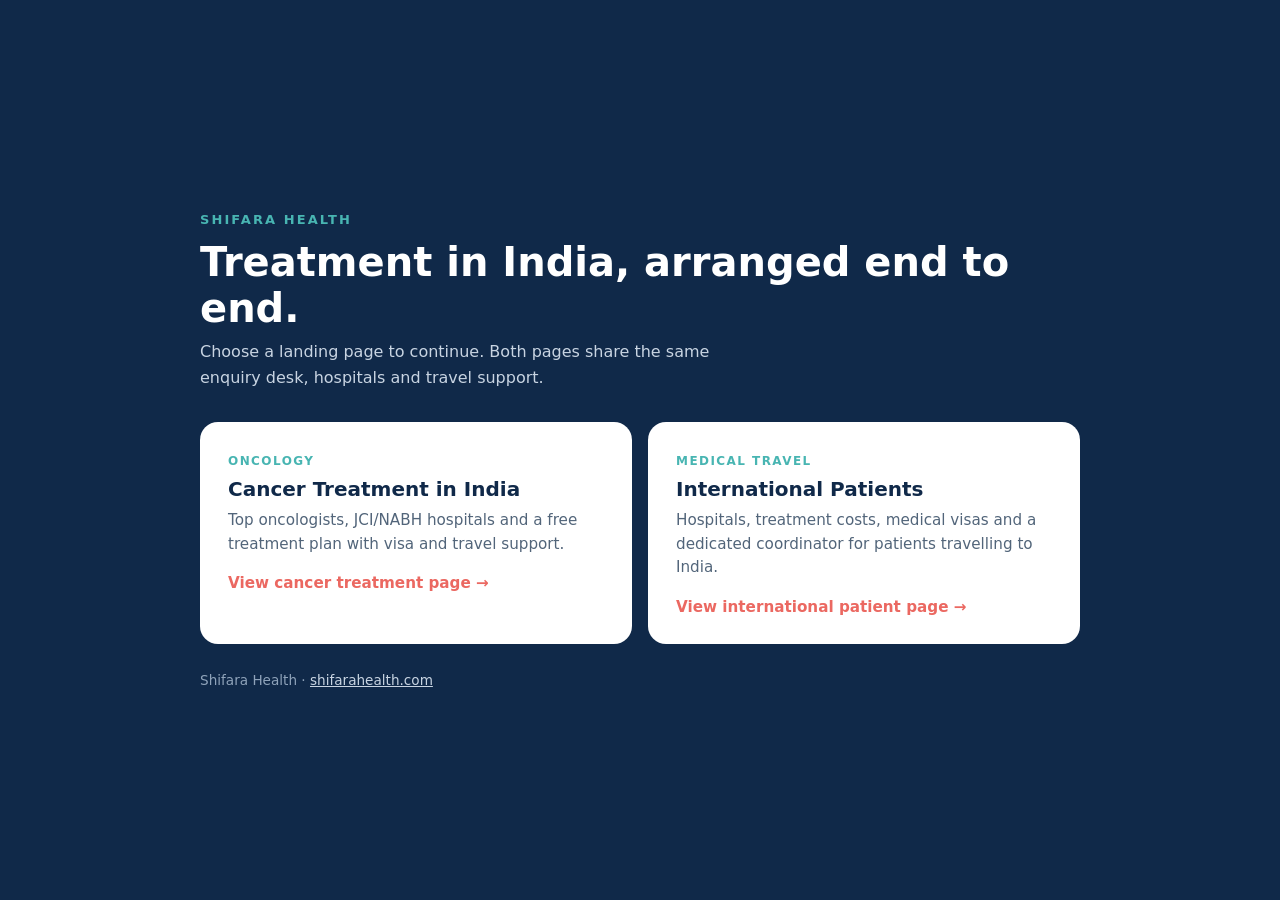
<file: index.html>
<!DOCTYPE html>
<html lang="en">
<head>
  <meta charset="UTF-8">
  <meta name="viewport" content="width=device-width, initial-scale=1.0">
  <meta name="robots" content="noindex, follow">
  <title>Shifara Health — India Treatment Landing Pages</title>
  <meta name="theme-color" content="#102949">
  <style>
    :root {
      --navy: #102949;
      --teal: #48b5b2;
      --coral: #eb6861;
      --blush: #fcf4f2;
      --ink: #16202e;
    }
    * { box-sizing: border-box; }
    body {
      margin: 0;
      min-height: 100vh;
      display: grid;
      place-items: center;
      padding: 32px 20px;
      background: var(--navy);
      color: #fff;
      font-family: "Segoe UI", system-ui, -apple-system, Arial, sans-serif;
    }
    main { width: 100%; max-width: 880px; }
    .brand {
      font-size: 13px;
      letter-spacing: .16em;
      text-transform: uppercase;
      color: var(--teal);
      font-weight: 700;
    }
    h1 {
      margin: 12px 0 8px;
      font-size: clamp(1.7rem, 4vw, 2.5rem);
      line-height: 1.15;
    }
    p.lead { margin: 0 0 32px; color: #c8d4e2; max-width: 56ch; line-height: 1.6; }
    .grid { display: grid; gap: 16px; grid-template-columns: repeat(auto-fit, minmax(260px, 1fr)); }
    a.card {
      display: block;
      padding: 26px;
      border-radius: 18px;
      background: #fff;
      color: var(--ink);
      text-decoration: none;
      border: 2px solid transparent;
      transition: border-color .2s ease, transform .2s ease;
    }
    a.card:hover, a.card:focus-visible { border-color: var(--coral); transform: translateY(-3px); }
    a.card .kicker { color: var(--teal); font-weight: 700; font-size: 12px; letter-spacing: .12em; text-transform: uppercase; }
    a.card h2 { margin: 8px 0 8px; font-size: 1.25rem; color: var(--navy); }
    a.card span.desc { color: #52657a; font-size: .95rem; line-height: 1.55; display: block; }
    a.card .go { display: inline-block; margin-top: 18px; color: var(--coral); font-weight: 700; font-size: .95rem; }
    footer { margin-top: 28px; color: #8fa3ba; font-size: .85rem; }
    footer a { color: #c8d4e2; }
    @media (prefers-reduced-motion: reduce) {
      a.card { transition: none; }
    }
  </style>
</head>
<body>
  <main>
    <div class="brand">Shifara Health</div>
    <h1>Treatment in India, arranged end to end.</h1>
    <p class="lead">Choose a landing page to continue. Both pages share the same enquiry desk, hospitals and travel support.</p>

    <div class="grid">
      <a class="card" href="/cancer-treatment/">
        <span class="kicker">Oncology</span>
        <h2>Cancer Treatment in India</h2>
        <span class="desc">Top oncologists, JCI/NABH hospitals and a free treatment plan with visa and travel support.</span>
        <span class="go">View cancer treatment page &rarr;</span>
      </a>

      <a class="card" href="/international-patient/">
        <span class="kicker">Medical travel</span>
        <h2>International Patients</h2>
        <span class="desc">Hospitals, treatment costs, medical visas and a dedicated coordinator for patients travelling to India.</span>
        <span class="go">View international patient page &rarr;</span>
      </a>
    </div>

    <footer>
      Shifara Health &middot; <a href="https://shifarahealth.com">shifarahealth.com</a>
    </footer>
  </main>
</body>
</html>
</file>
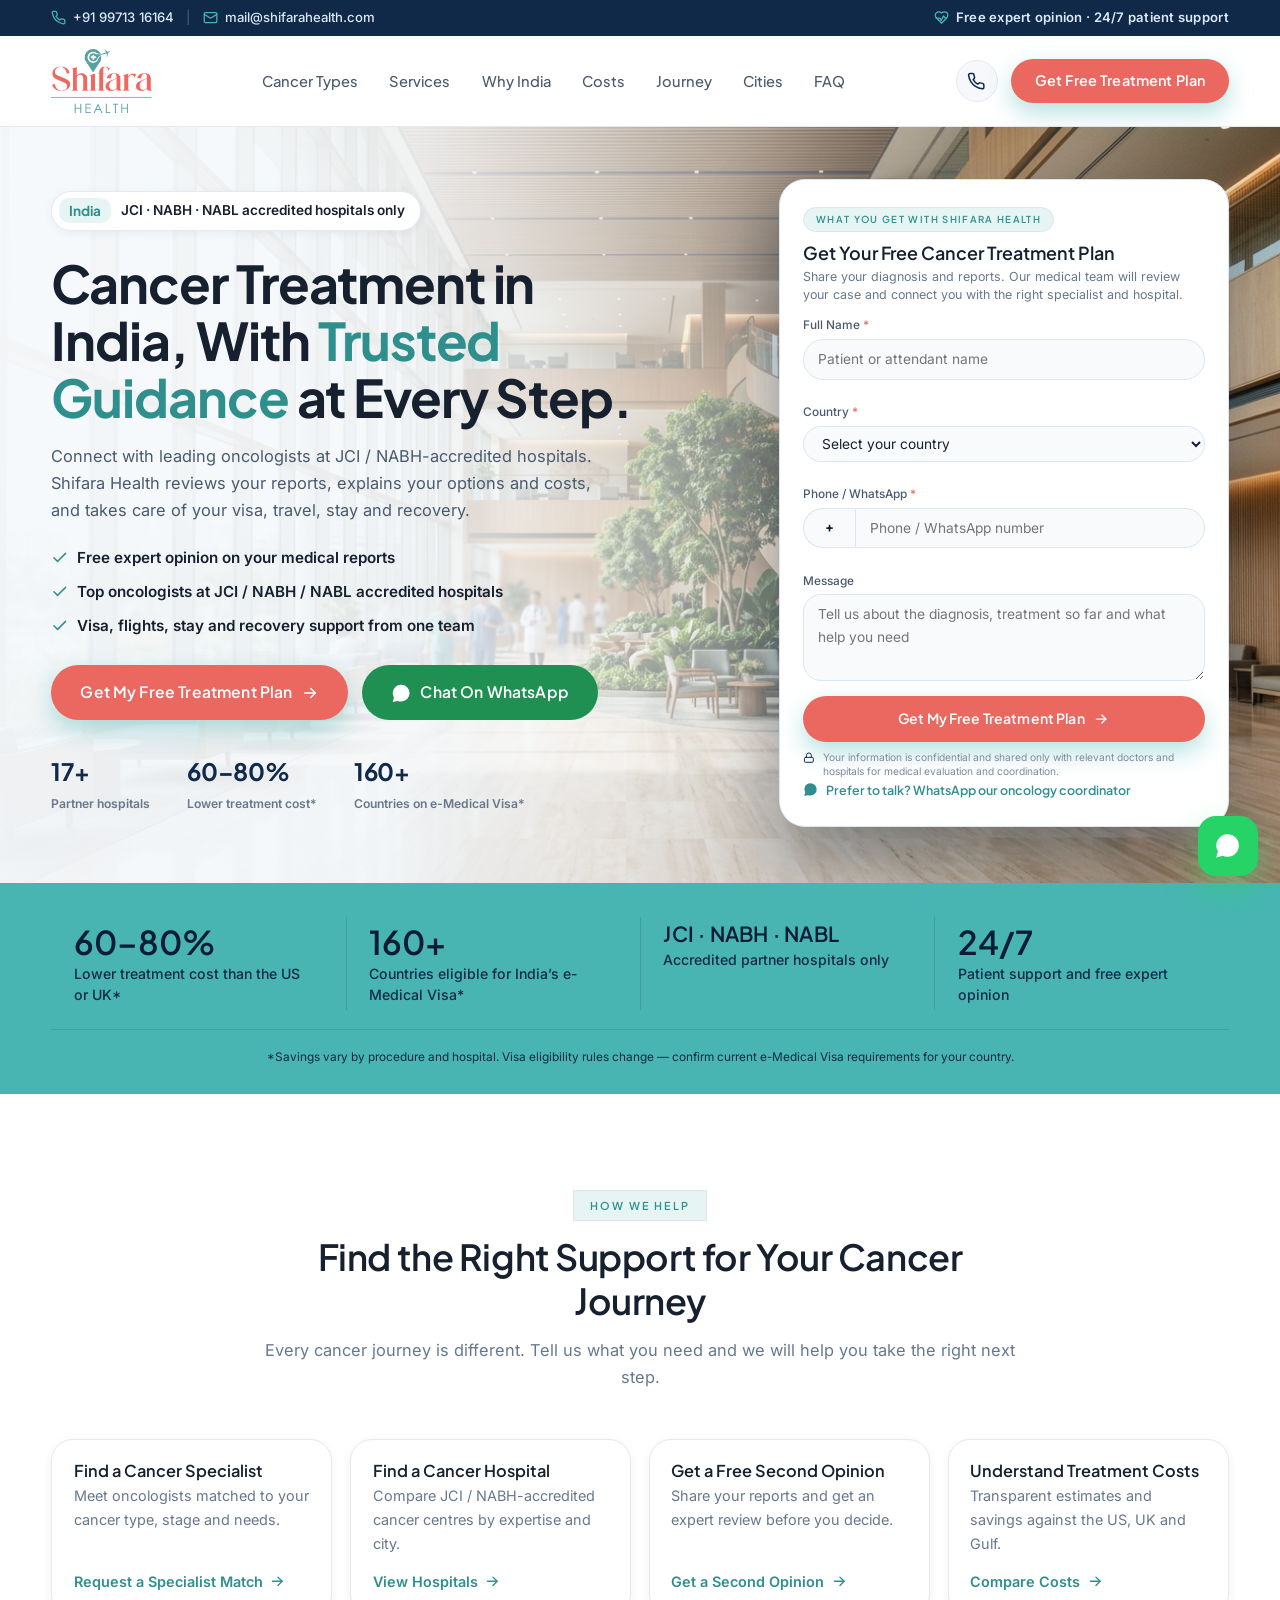
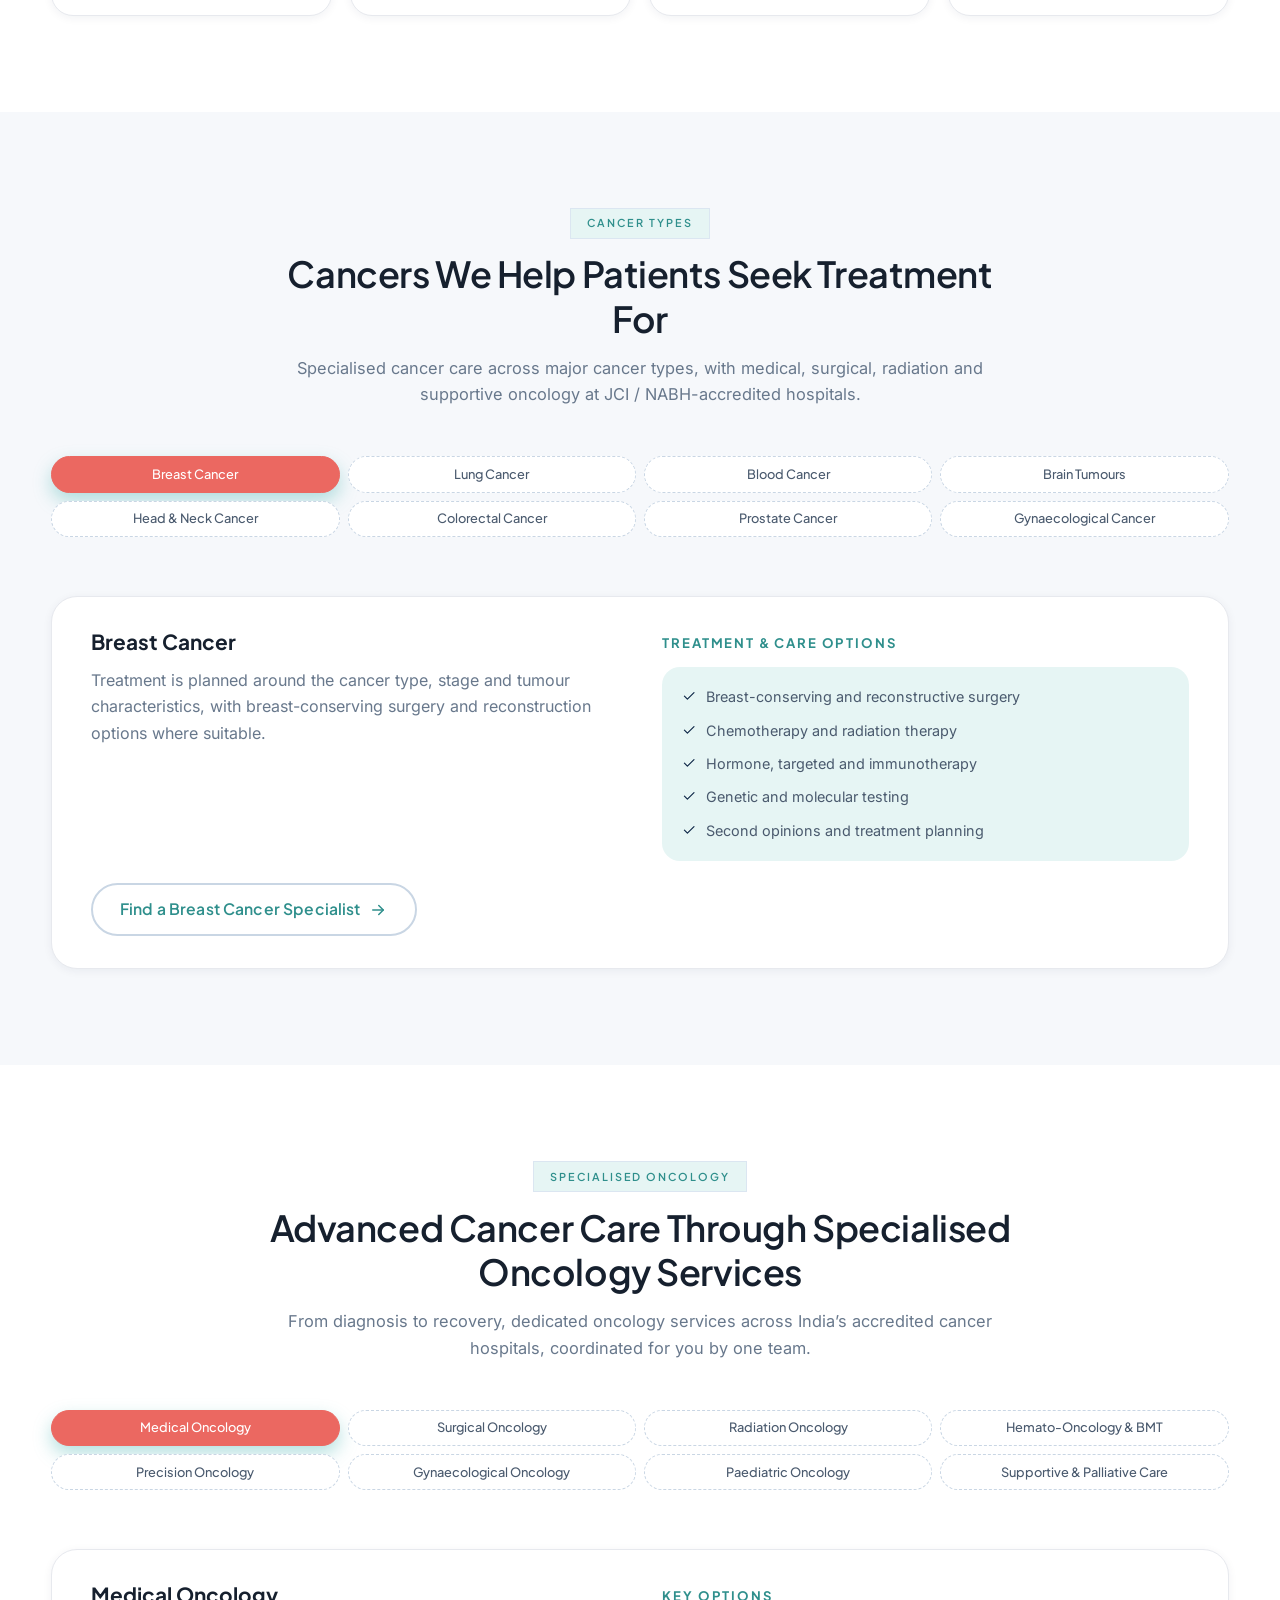
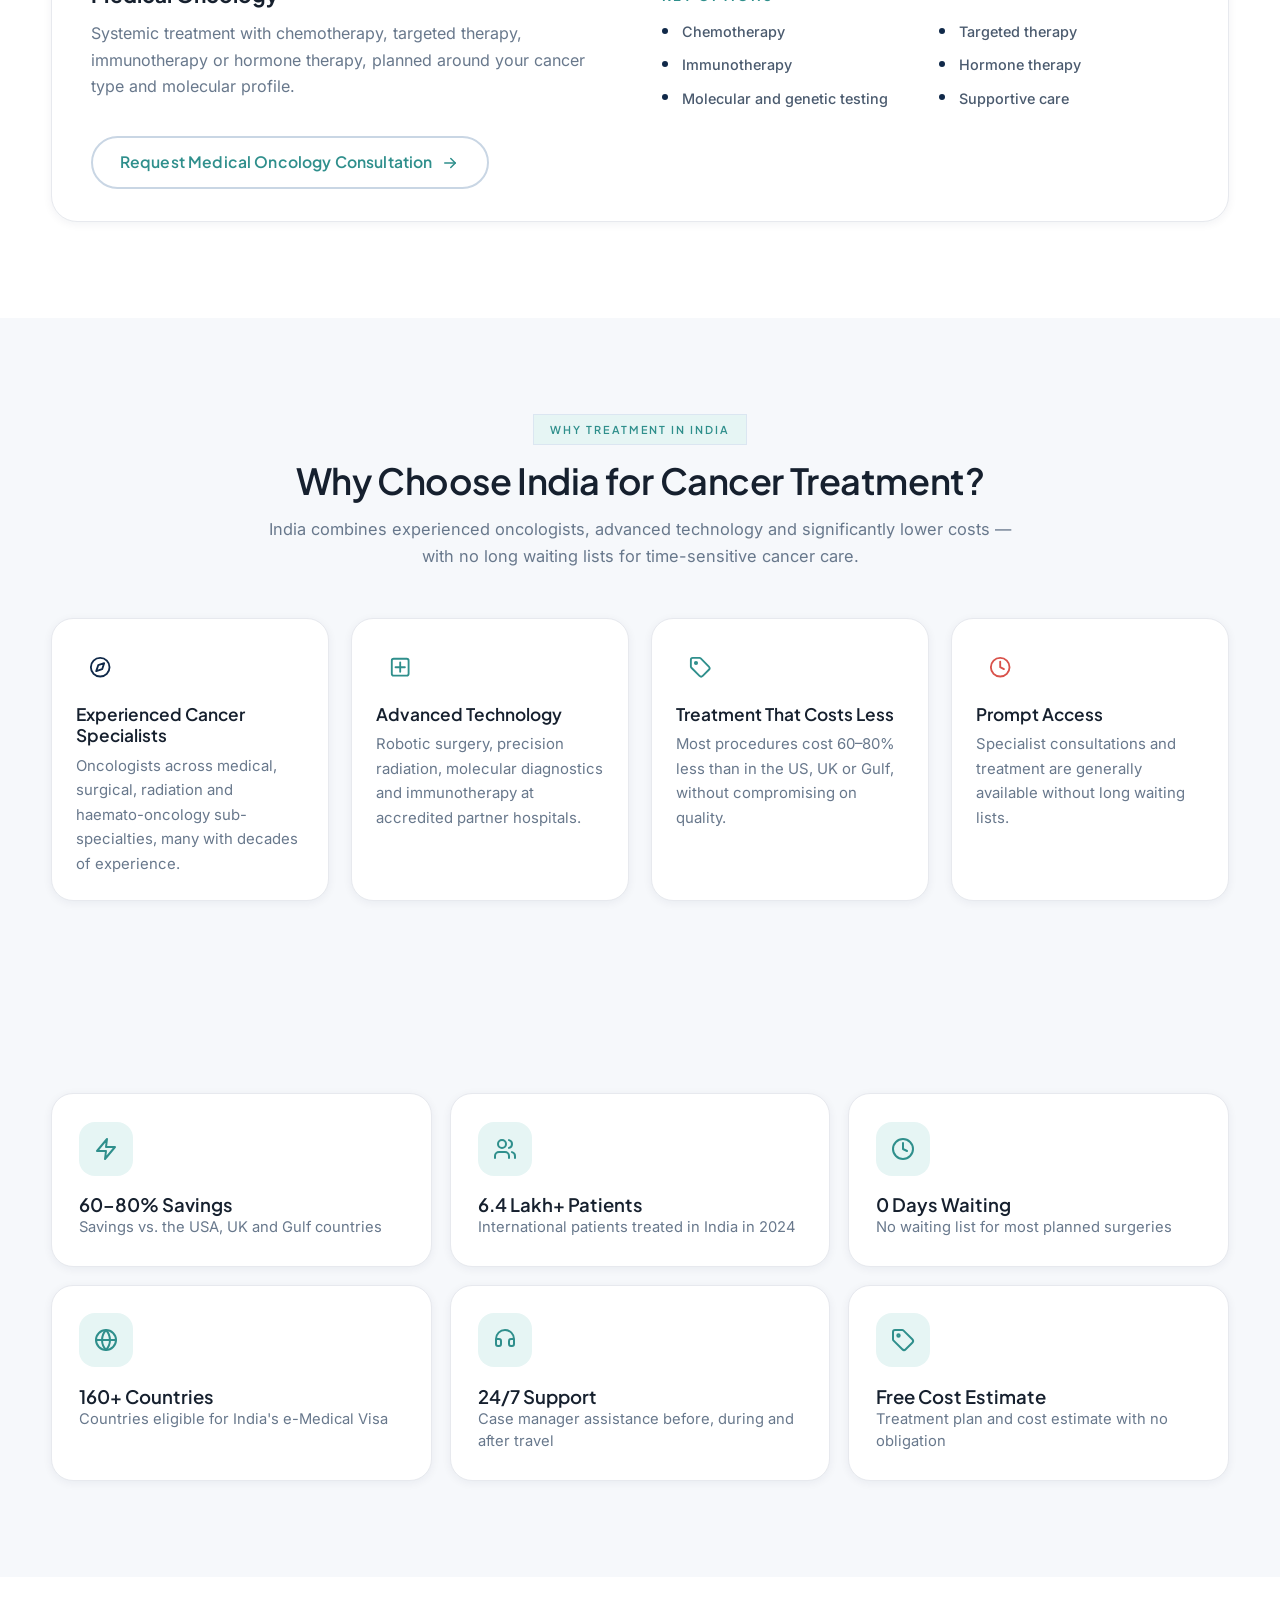
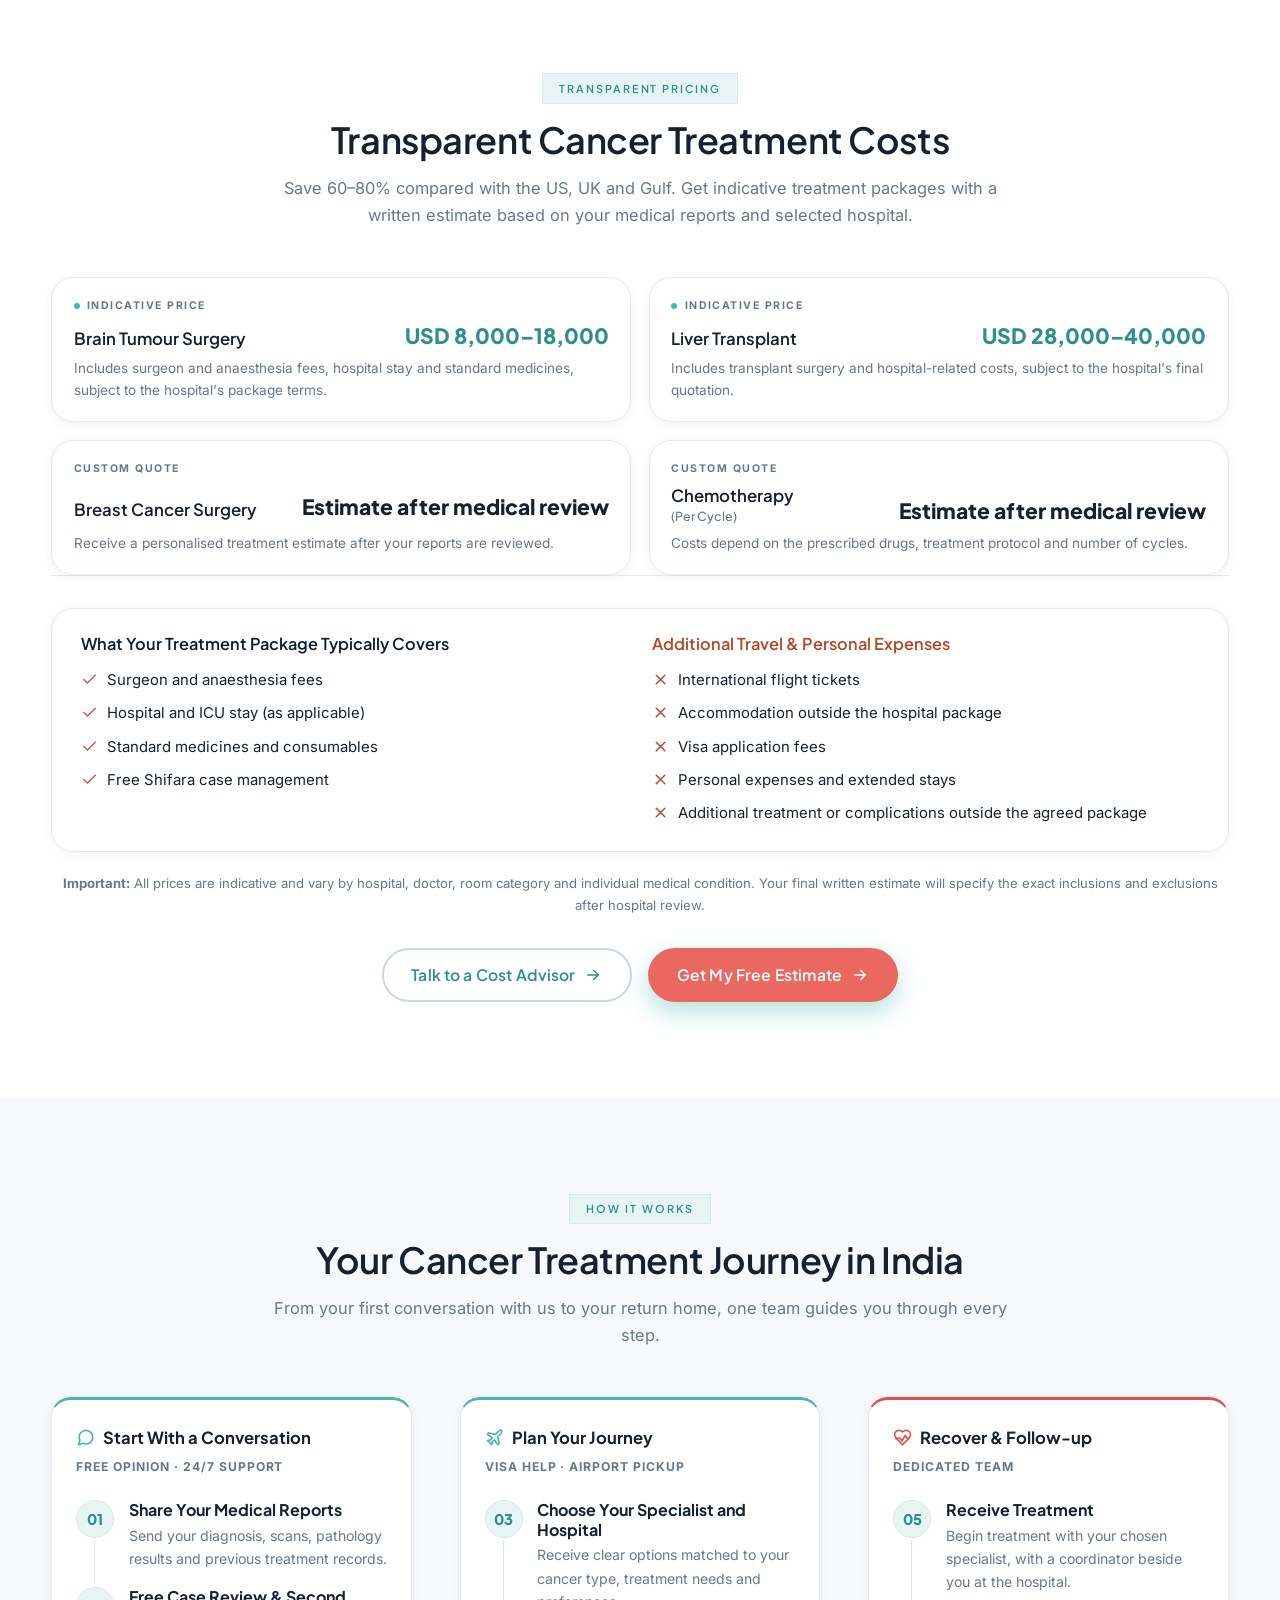
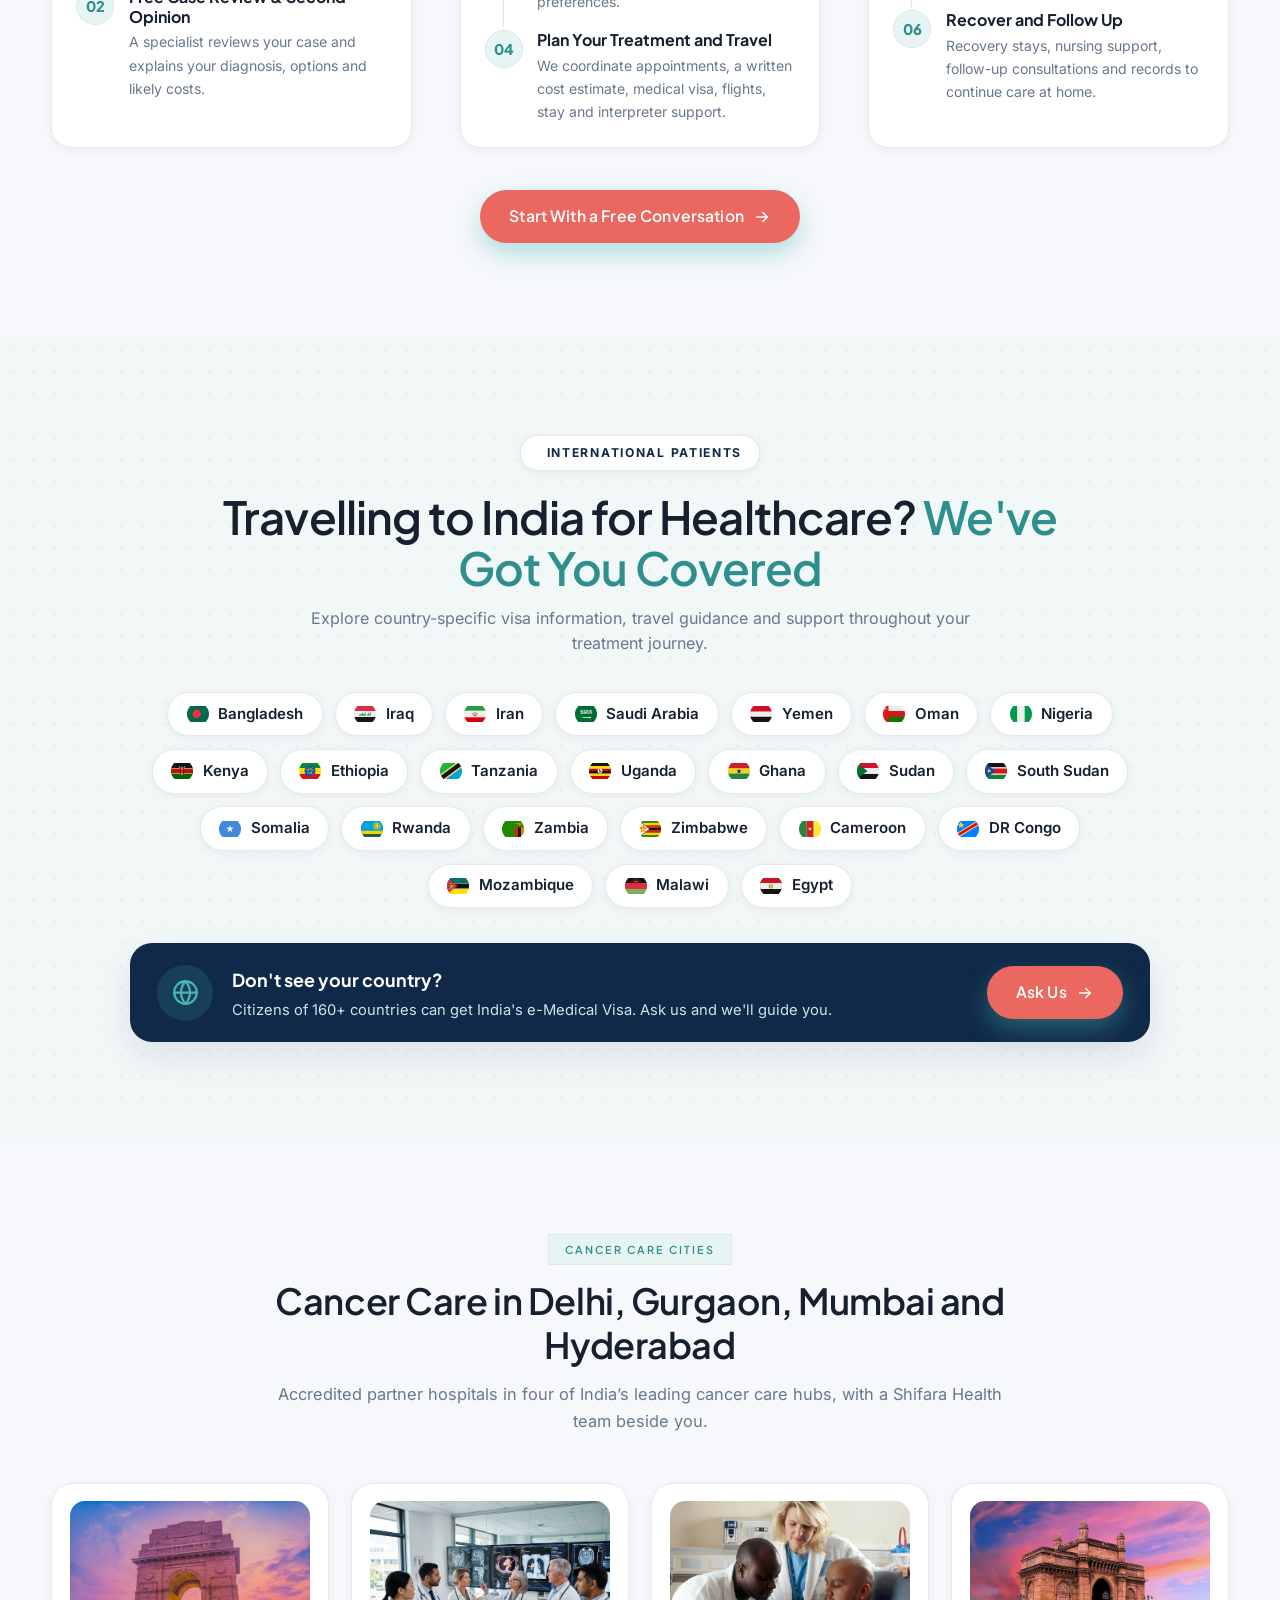
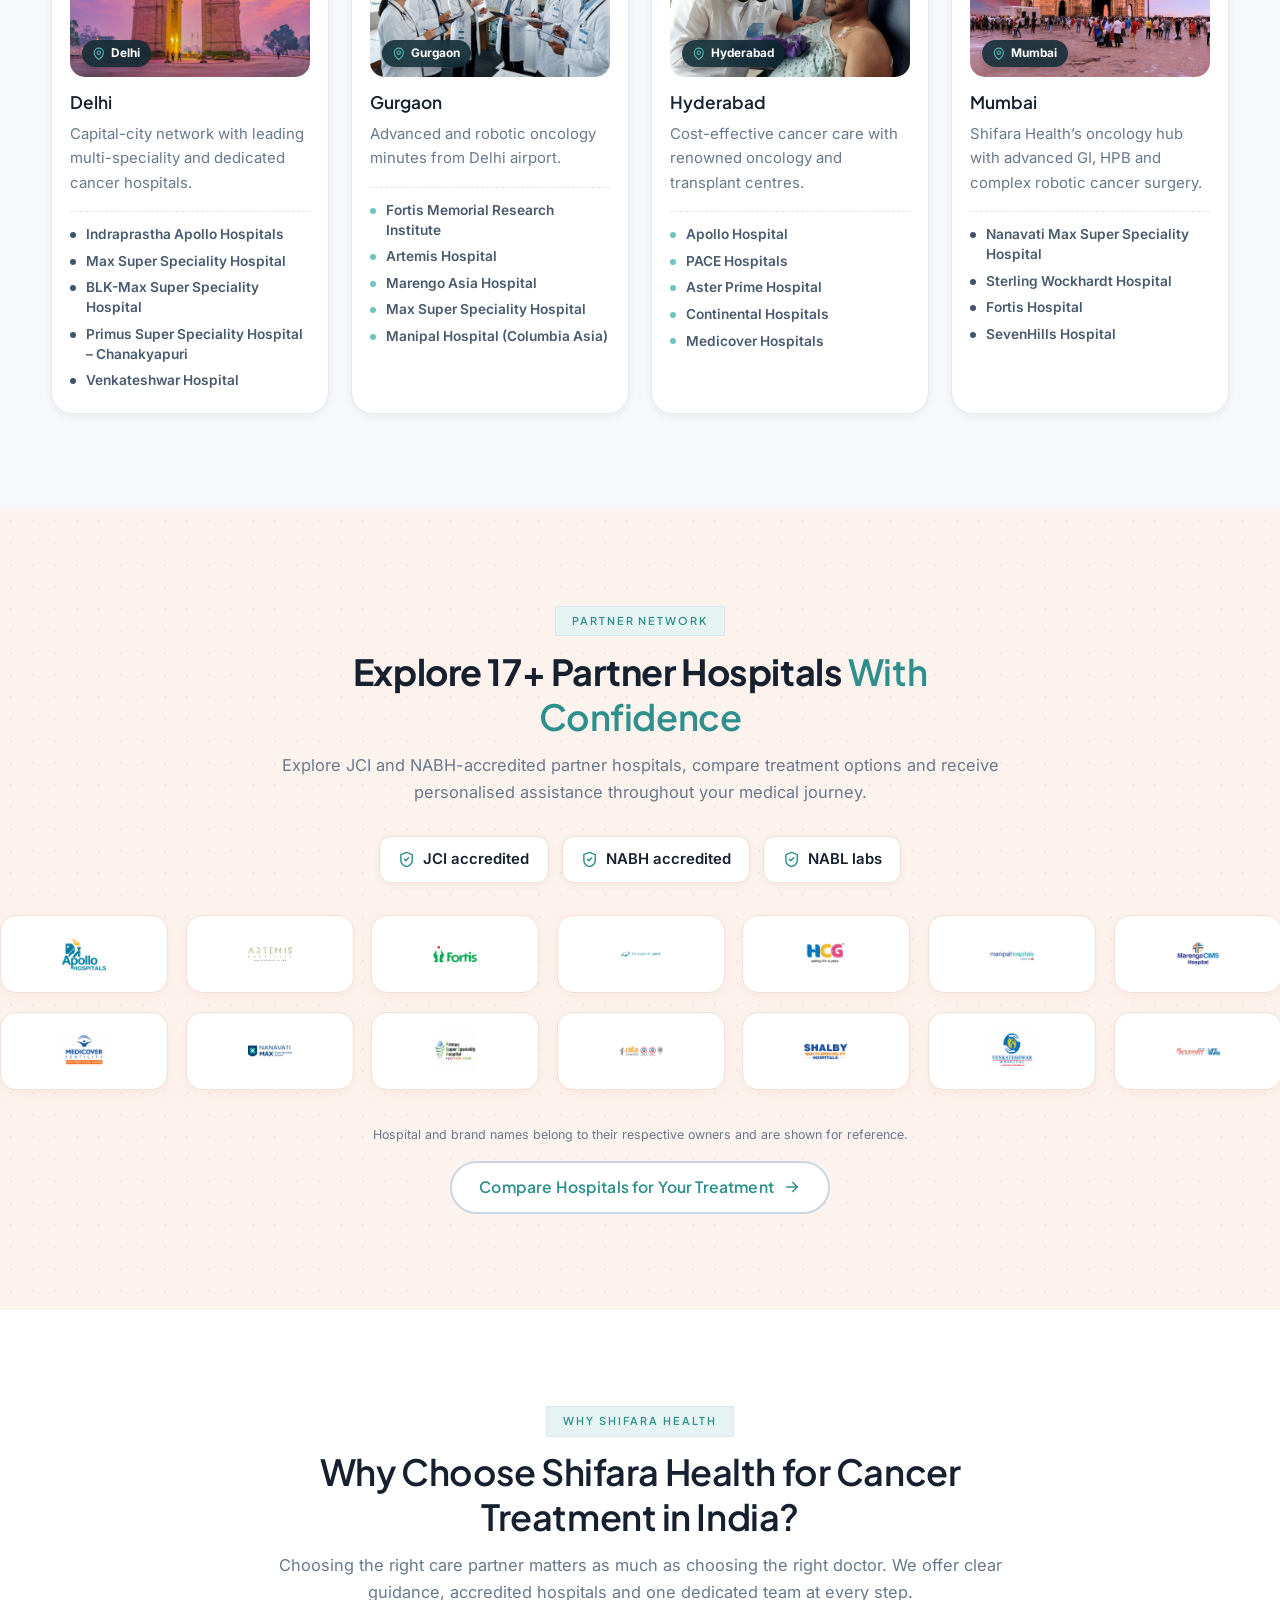
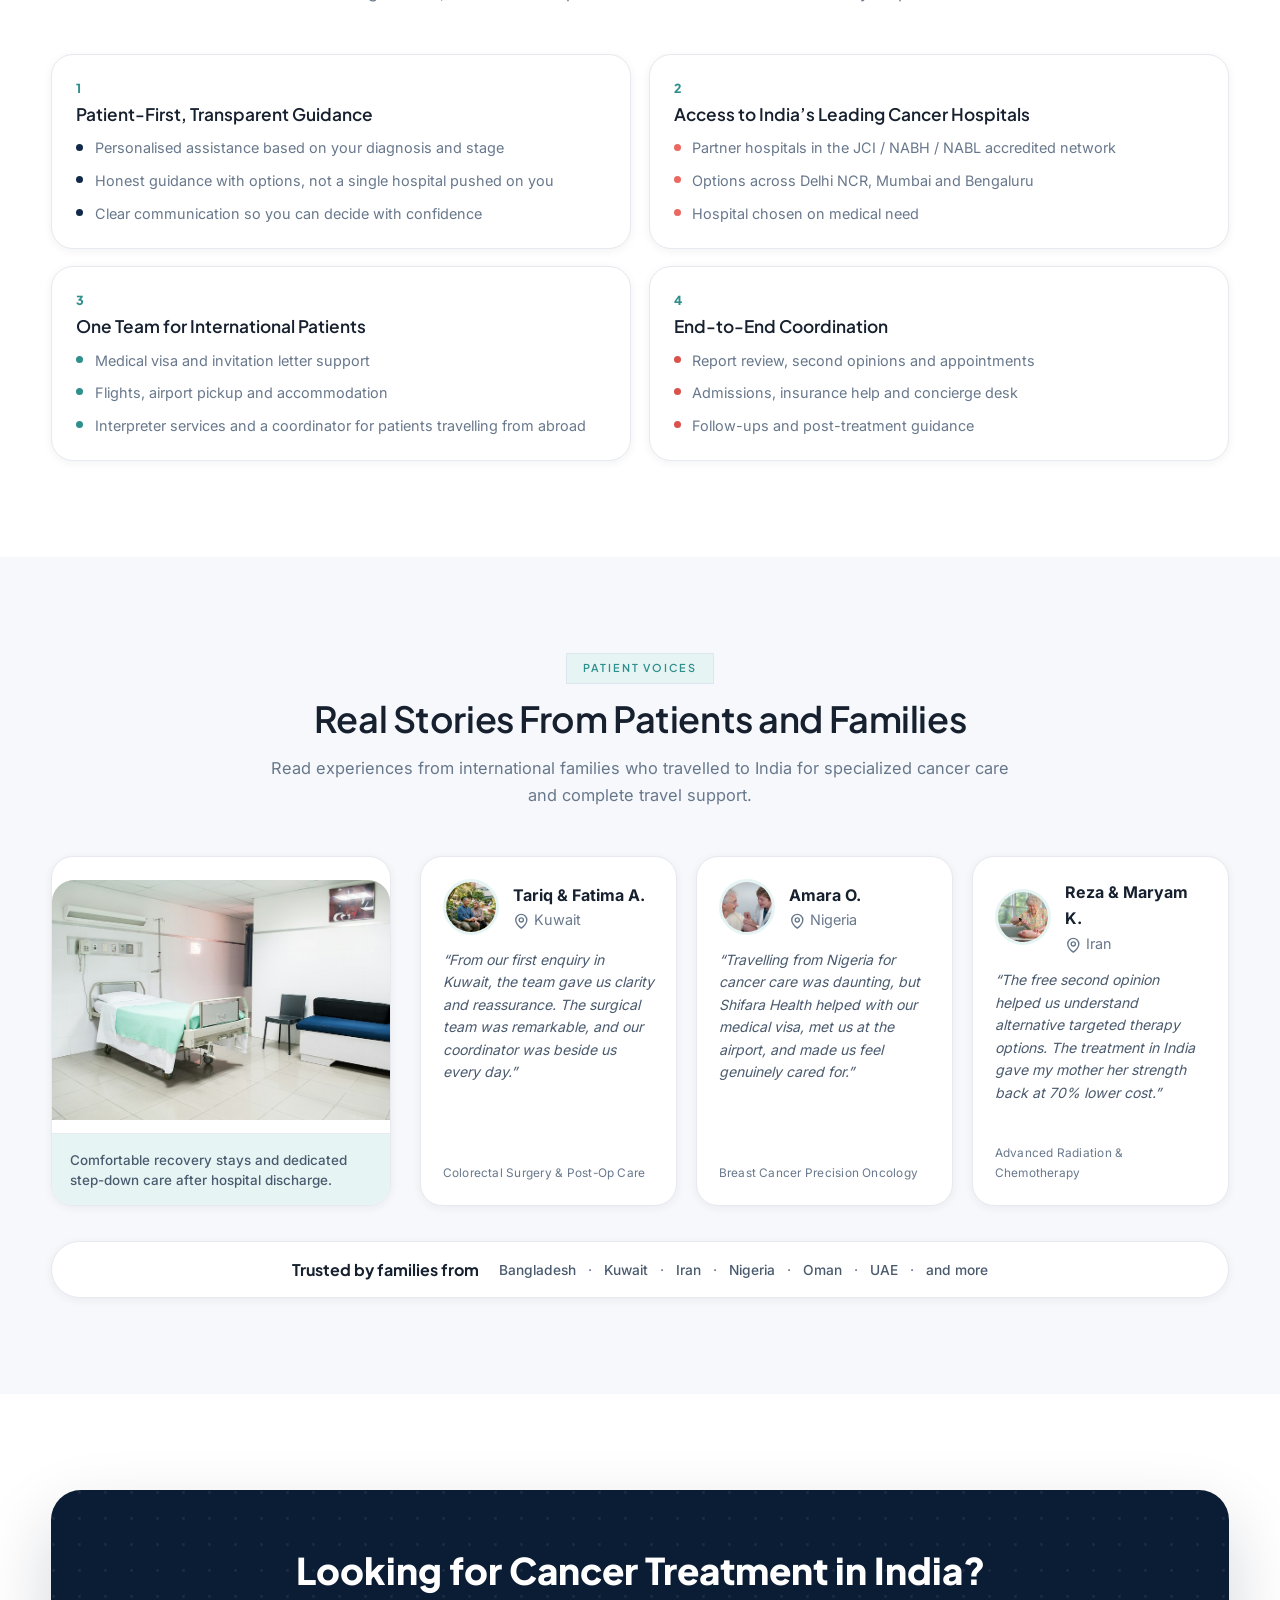
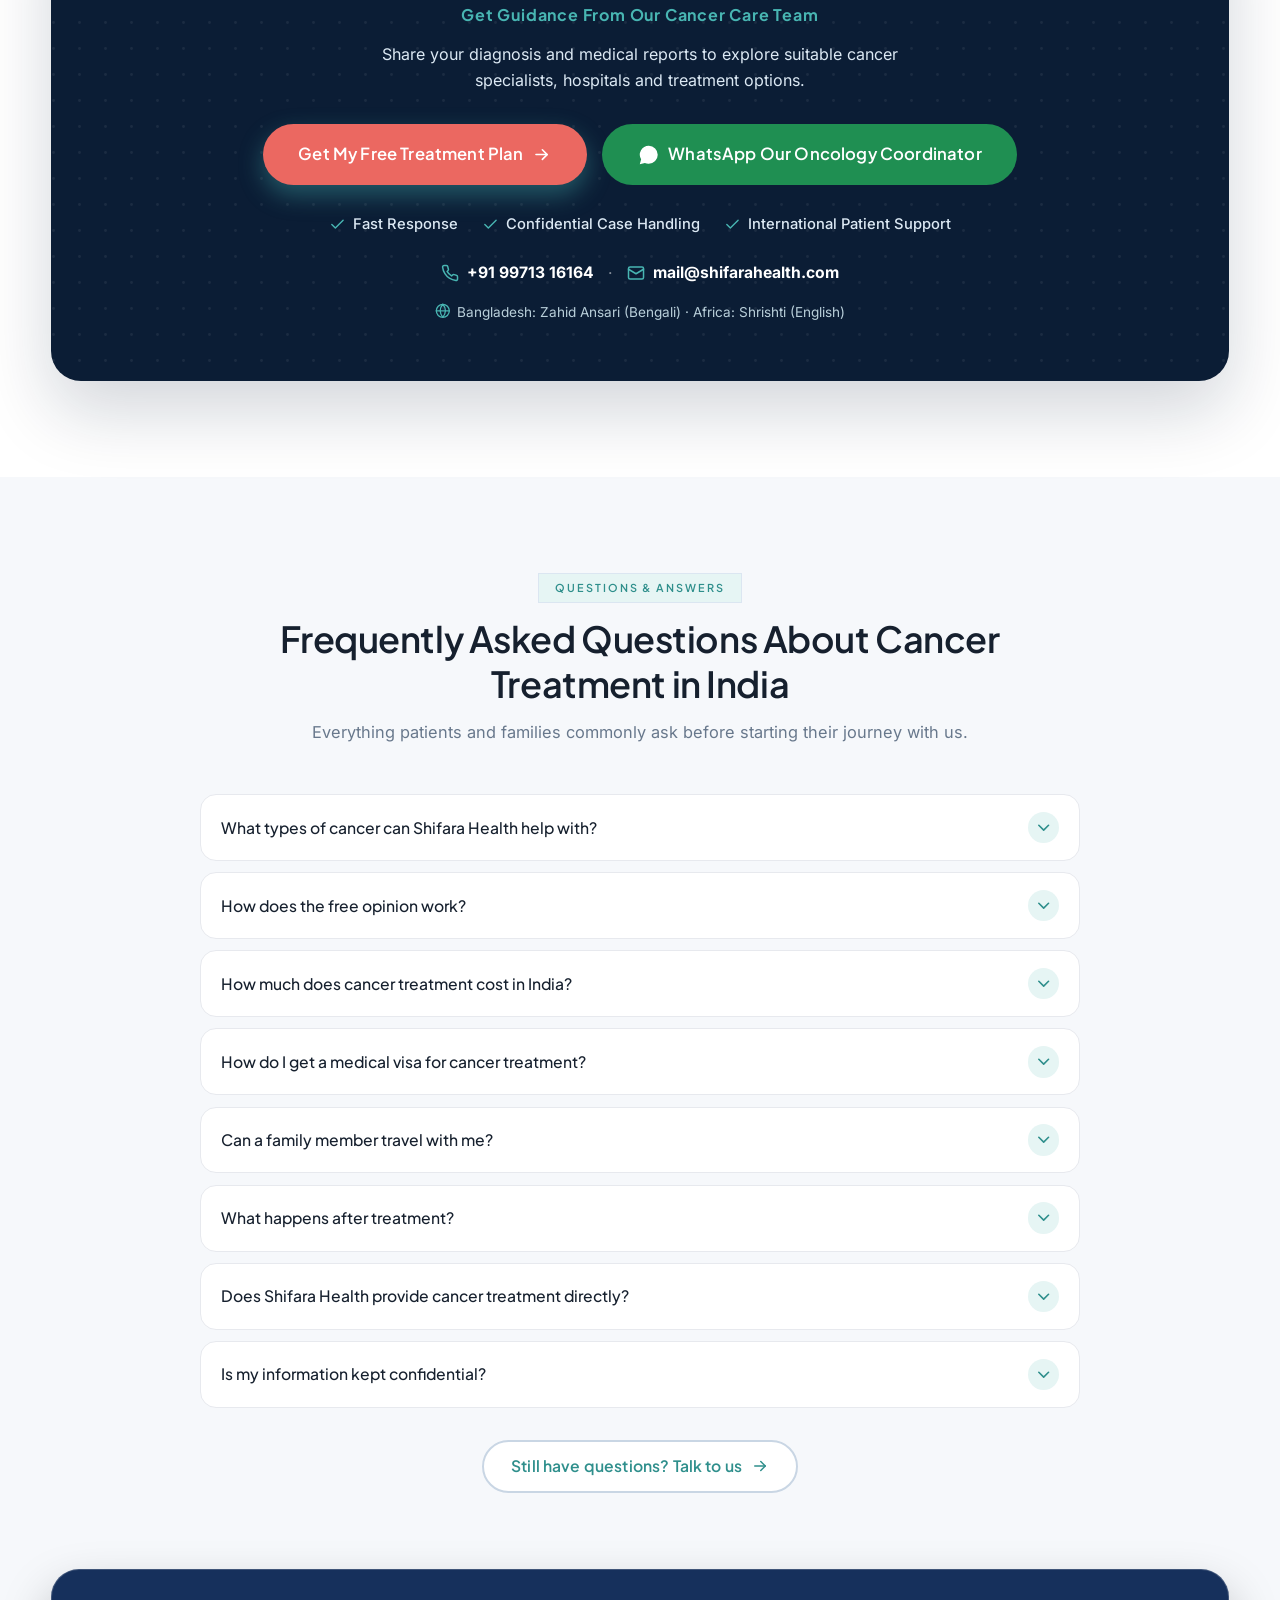
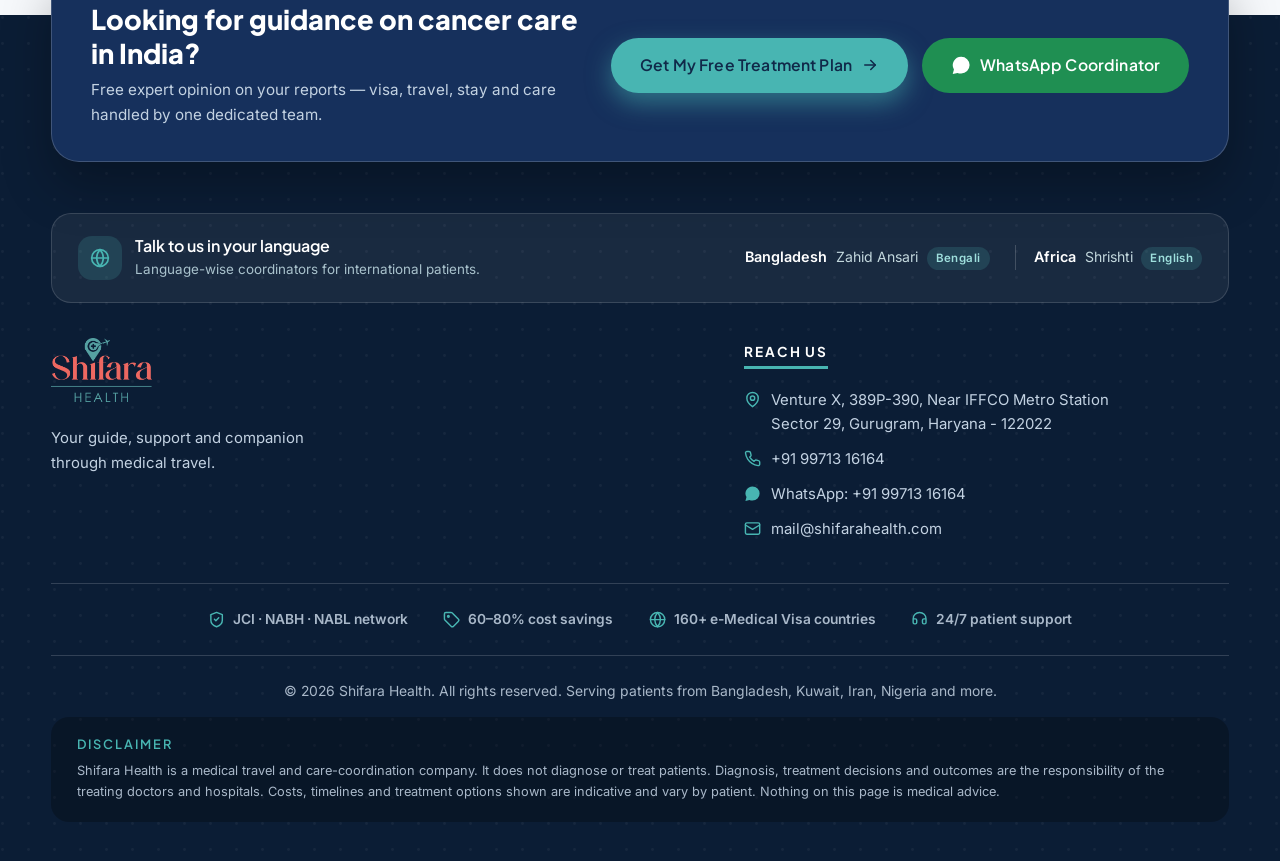
<file: cancer-treatment-landing-page/index.html>
<!DOCTYPE html>
<html lang="en">
<head>
  <meta charset="UTF-8">

  <!-- Google Tag Manager -->
  <script async src="https://www.googletagmanager.com/gtm.js?id=GTM-TSCMNPLR"></script>
  <script>
    window.dataLayer = window.dataLayer || [];
    function gtag(){dataLayer.push(arguments);}
    gtag('js', new Date());
  </script>
  <meta name="viewport" content="width=device-width, initial-scale=1.0">

  <!-- ============================================================
       SEO — Cancer Treatment in India landing page
  ============================================================= -->
  <title>Cancer Treatment in India – Top Oncologists | Shifara Health</title>
  <meta name="description" content="Free cancer treatment plan in India. Top oncologists at JCI/NABH hospitals, with visa, travel & recovery handled by Shifara Health.">
  <meta name="robots" content="index, follow">

  <!-- Open Graph -->
  <meta property="og:type" content="website">
  <meta property="og:title" content="Cancer Treatment in India – Top Oncologists | Shifara Health">
  <meta property="og:description" content="Free cancer treatment plan in India. Top oncologists at JCI/NABH hospitals, with visa, travel & recovery handled by Shifara Health.">
  <meta property="og:image" content="assets/images/hero-bg.jpg">
  <meta name="theme-color" content="#102949">

  <!-- Favicon -->
  <link rel="icon" type="image/png" href="assets/images/favicon.png">

  <!-- Fonts (self-hosted — no external requests) -->
  <link rel="preload" as="font" type="font/woff2" href="assets/fonts/plus-jakarta-sans.woff2" crossorigin>
  <link rel="preload" as="font" type="font/woff2" href="assets/fonts/inter.woff2" crossorigin>
  <link rel="stylesheet" href="css/fonts.css">

  <!-- Bright hero: load the background image immediately -->
  <link rel="preload" as="image" href="assets/images/hero-bg.jpg" fetchpriority="high">

  <!-- Styles -->
  <link rel="stylesheet" href="css/style.css">

  <!-- No-JS fallbacks: keep reveal content visible, show a form note -->
  <noscript>
    <style>
      .reveal { opacity: 1 !important; transform: none !important; }
      .noscript-only { display: block !important; }
    </style>
  </noscript>

  <!--
    FAQ structured data (Section 16: "mark up with FAQ schema").
    Keep the JSON-LD answers in sync with the visible FAQ accordion.
  -->
  <script type="application/ld+json">
  {
    "@context": "https://schema.org",
    "@type": "FAQPage",
    "mainEntity": [
      {"@type": "Question","name": "What types of cancer can Shifara Health help with?","acceptedAnswer": {"@type": "Answer","text": "Shifara Health guides you to specialists and hospitals for breast, lung, blood, brain, head and neck, colorectal, prostate and gynaecological cancers, and others on request."}},
      {"@type": "Question","name": "How does the free opinion work?","acceptedAnswer": {"@type": "Answer","text": "Share your reports through the form or WhatsApp. Our medical team reviews your case and connects you with a suitable specialist who explains your diagnosis and options."}},
      {"@type": "Question","name": "How much does cancer treatment cost in India?","acceptedAnswer": {"@type": "Answer","text": "Most procedures cost 60–80% less than in the US, UK or Gulf. The final cost depends on cancer type, stage, treatment plan, hospital, medicines, diagnostics and length of stay. For example, brain tumour surgery is listed at USD 8,000–18,000. You receive a written estimate after your reports are reviewed."}},
      {"@type": "Question","name": "How do I get a medical visa for cancer treatment?","acceptedAnswer": {"@type": "Answer","text": "Our team helps with the complete medical visa process, including invitation letters and travel documents. Citizens of 160+ countries can apply for India's e-Medical Visa. Rules change, so we confirm the current requirements for your country."}},
      {"@type": "Question","name": "Can a family member travel with me?","acceptedAnswer": {"@type": "Answer","text": "Yes. We arrange accommodation, local transport, translator support and dietary help for companions, and can organise sightseeing during longer stays."}},
      {"@type": "Question","name": "What happens after treatment?","acceptedAnswer": {"@type": "Answer","text": "We arrange recovery stays, professional nurses and caregivers, and follow-up consultations. We also help with medical records and guidance so you can continue care at home."}},
      {"@type": "Question","name": "Does Shifara Health provide cancer treatment directly?","acceptedAnswer": {"@type": "Answer","text": "Shifara Health is a medical travel and care-coordination company. Diagnosis and treatment are provided by the doctors and hospitals you choose."}},
      {"@type": "Question","name": "Is my information kept confidential?","acceptedAnswer": {"@type": "Answer","text": "Yes. Your reports are shared only with the doctors and hospitals involved in evaluating your case, in line with our Privacy Policy."}}
    ]
  }
  </script>
</head>
<body>
  <a class="skip-link" href="#main">Skip to main content</a>

  <!-- ============================================================
       SVG ICON SPRITE  (stroke-based, inherits currentColor)
  ============================================================= -->
  <svg xmlns="http://www.w3.org/2000/svg" style="display:none" aria-hidden="true">
    <defs>
      <symbol id="i-check" viewBox="0 0 24 24"><path d="M20 6 9 17l-5-5"/></symbol>
      <symbol id="i-chevron" viewBox="0 0 24 24"><path d="m6 9 6 6 6-6"/></symbol>
      <symbol id="i-chevl" viewBox="0 0 24 24"><path d="m14 18-6-6 6-6"/></symbol>
      <symbol id="i-chevr" viewBox="0 0 24 24"><path d="m10 6 6 6-6 6"/></symbol>
      <symbol id="i-pause" viewBox="0 0 24 24"><path d="M9 4v16"/><path d="M15 4v16"/></symbol>
      <symbol id="i-play" viewBox="0 0 24 24"><path d="m7 4 12 8-12 8z"/></symbol>
      <symbol id="i-arrow" viewBox="0 0 24 24"><path d="M5 12h14"/><path d="m13 6 6 6-6 6"/></symbol>
      <symbol id="i-phone" viewBox="0 0 24 24"><path d="M22 16.92v3a2 2 0 0 1-2.18 2 19.79 19.79 0 0 1-8.63-3.07 19.5 19.5 0 0 1-6-6 19.79 19.79 0 0 1-3.07-8.67A2 2 0 0 1 4.11 2h3a2 2 0 0 1 2 1.72 12.84 12.84 0 0 0 .7 2.81 2 2 0 0 1-.45 2.11L8.09 9.91a16 16 0 0 0 6 6l1.27-1.27a2 2 0 0 1 2.11-.45 12.84 12.84 0 0 0 2.81.7A2 2 0 0 1 22 16.92z"/></symbol>
      <symbol id="i-whatsapp" viewBox="0 0 24 24"><path fill="currentColor" stroke="none" d="M12 2a9.9 9.9 0 0 0-8.53 14.97L2 22.5l5.68-1.43A9.9 9.9 0 0 0 12 21.8h.01A9.9 9.9 0 0 0 12 2Zm5.47 14.38c-.3-.15-1.76-.87-2.03-.97-.27-.1-.47-.15-.67.15-.2.3-.77.97-.94 1.16-.17.2-.35.22-.64.08-.3-.15-1.26-.47-2.39-1.48-.88-.79-1.48-1.76-1.65-2.06-.17-.3-.02-.46.13-.6.13-.14.3-.35.44-.53.15-.17.2-.3.3-.5.1-.2.05-.37-.03-.52-.07-.15-.67-1.61-.91-2.2-.24-.58-.49-.5-.67-.51h-.57c-.2 0-.52.07-.8.37-.27.3-1.04 1.02-1.04 2.48 0 1.46 1.07 2.88 1.22 3.08.15.2 2.1 3.2 5.08 4.49.71.3 1.26.49 1.7.62.7.23 1.36.2 1.87.12.57-.08 1.76-.72 2-1.41.25-.7.25-1.29.18-1.41-.08-.13-.28-.2-.57-.35Z"/></symbol>
      <symbol id="i-shield" viewBox="0 0 24 24"><path d="M20 13c0 5-3.5 7.5-8 9-4.5-1.5-8-4-8-9V5l8-3 8 3z"/><path d="m9 11.5 2 2 4-4"/></symbol>
      <symbol id="i-globe" viewBox="0 0 24 24"><circle cx="12" cy="12" r="10"/><path d="M2 12h20"/><path d="M12 2a15.3 15.3 0 0 1 4 10 15.3 15.3 0 0 1-4 10 15.3 15.3 0 0 1-4-10 15.3 15.3 0 0 1 4-10z"/></symbol>
      <symbol id="i-plane" viewBox="0 0 24 24"><path d="M17.8 19.2 16 11l3.5-3.5C21 6 21.5 4 21 3c-1-.5-3 0-4.5 1.5L13 8 4.8 6.2c-.5-.1-.9.1-1.1.5l-.3.5c-.2.5-.1 1 .3 1.3L9 12l-2 3H4l-1 1 3 2 2 3 1-1v-3l3-2 3.5 5.3c.3.4.8.5 1.3.3l.5-.2c.4-.3.6-.7.5-1.2z"/></symbol>
      <symbol id="i-bed" viewBox="0 0 24 24"><path d="M2 4v16"/><path d="M2 8h18a2 2 0 0 1 2 2v10"/><path d="M2 17h20"/><path d="M6 8v9"/></symbol>
      <symbol id="i-heart" viewBox="0 0 24 24"><path d="M19 14c1.49-1.46 3-3.21 3-5.5A5.5 5.5 0 0 0 16.5 3c-1.76 0-3 .5-4.5 2-1.5-1.5-2.74-2-4.5-2A5.5 5.5 0 0 0 2 8.5c0 2.3 1.5 4.05 3 5.5l7 7Z"/><path d="M3.22 13H9.24l2 3.6 4-7.2 2.52 3.6h2.02"/></symbol>
      <symbol id="i-users" viewBox="0 0 24 24"><path d="M16 21v-2a4 4 0 0 0-4-4H6a4 4 0 0 0-4 4v2"/><circle cx="9" cy="7" r="4"/><path d="M22 21v-2a4 4 0 0 0-3-3.87"/><path d="M16 3.13a4 4 0 0 1 0 7.75"/></symbol>
      <symbol id="i-hospital" viewBox="0 0 24 24"><rect x="3" y="3" width="18" height="18" rx="2"/><path d="M12 7v10"/><path d="M7 12h10"/></symbol>
      <symbol id="i-compass" viewBox="0 0 24 24"><circle cx="12" cy="12" r="10"/><path d="m16.24 7.76-2.12 6.36-6.36 2.12 2.12-6.36 6.36-2.12z"/></symbol>
      <symbol id="i-file" viewBox="0 0 24 24"><path d="M14 2H6a2 2 0 0 0-2 2v16a2 2 0 0 0 2 2h12a2 2 0 0 0 2-2V8z"/><path d="M14 2v6h6"/><path d="M16 13H8"/><path d="M16 17H8"/></symbol>
      <symbol id="i-video" viewBox="0 0 24 24"><rect x="2" y="6" width="14" height="12" rx="2"/><path d="m22 8-6 4 6 4V8"/></symbol>
      <symbol id="i-chat" viewBox="0 0 24 24"><path d="M21 11.5a8.38 8.38 0 0 1-.9 3.8 8.5 8.5 0 0 1-7.6 4.7 8.38 8.38 0 0 1-3.8-.9L3 21l1.9-5.7a8.38 8.38 0 0 1-.9-3.8 8.5 8.5 0 0 1 4.7-7.6 8.38 8.38 0 0 1 3.8-.9h.5a8.48 8.48 0 0 1 8 8v.5z"/></symbol>
      <symbol id="i-headset" viewBox="0 0 24 24"><path d="M3 11h3a2 2 0 0 1 2 2v3a2 2 0 0 1-2 2H5a2 2 0 0 1-2-2v-5a9 9 0 0 1 18 0v5a2 2 0 0 1-2 2h-1a2 2 0 0 1-2-2v-3a2 2 0 0 1 2-2h3"/></symbol>
      <symbol id="i-clock" viewBox="0 0 24 24"><circle cx="12" cy="12" r="10"/><path d="M12 6v6l4 2"/></symbol>
      <symbol id="i-tag" viewBox="0 0 24 24"><path d="M12.586 2.586A2 2 0 0 0 11.172 2H4a2 2 0 0 0-2 2v7.172a2 2 0 0 0 .586 1.414l8.704 8.704a2.426 2.426 0 0 0 3.42 0l6.58-6.58a2.426 2.426 0 0 0 0-3.42z"/><circle cx="7.5" cy="7.5" r="1.2"/></symbol>
      <symbol id="i-home" viewBox="0 0 24 24"><path d="m3 9 9-7 9 7v11a2 2 0 0 1-2 2H5a2 2 0 0 1-2-2z"/><path d="M9 22V12h6v10"/></symbol>
      <symbol id="i-zap" viewBox="0 0 24 24"><path d="M13 2 3 14h9l-1 8 10-12h-9l1-8z"/></symbol>
      <symbol id="i-mail" viewBox="0 0 24 24"><rect x="2" y="4" width="20" height="16" rx="2"/><path d="m22 7-10 6L2 7"/></symbol>
      <symbol id="i-lock" viewBox="0 0 24 24"><rect x="3" y="11" width="18" height="10" rx="2"/><path d="M7 11V7a5 5 0 0 1 10 0v4"/></symbol>
      <symbol id="i-map" viewBox="0 0 24 24"><path d="M20 10c0 6-8 12-8 12s-8-6-8-12a8 8 0 0 1 16 0Z"/><circle cx="12" cy="10" r="3"/></symbol>
      <symbol id="i-x" viewBox="0 0 24 24"><path d="M18 6 6 18"/><path d="m6 6 12 12"/></symbol>
      <symbol id="i-user" viewBox="0 0 24 24"><path d="M19 21v-2a4 4 0 0 0-4-4H9a4 4 0 0 0-4 4v2"/><circle cx="12" cy="7" r="4"/></symbol>
    </defs>
  </svg>

  <!-- ============================================================
       HEADER — logo, phone, one CTA (main-nav hidden per doc) 
       Contact values are injected from js/script.js CONFIG.
  ============================================================= -->
  <header class="site-header" id="siteHeader">
    <!-- Utility top bar -->
    <div class="topbar">
      <div class="container topbar-inner">
        <div class="topbar-contact">
          <a data-contact="phoneLink" href="#" data-event="call_click">
            <svg class="ic" aria-hidden="true"><use href="#i-phone"/></svg>
            <span data-contact="phoneText">+91 99713 16164</span>
          </a>
          <span class="topbar-sep" aria-hidden="true">|</span>
          <a data-contact="mailLink" href="#" data-event="email_click">
            <svg class="ic" aria-hidden="true"><use href="#i-mail"/></svg>
            <span data-contact="mailText">mail@shifarahealth.com</span>
          </a>
        </div>
        <p class="topbar-note"><svg class="ic" aria-hidden="true"><use href="#i-heart"/></svg> Free expert opinion · 24/7 patient support</p>
      </div>
    </div>

    <!-- Main navbar: on-page anchors only (visitors stay on the page per doc) -->
    <nav class="navbar" aria-label="Page navigation">
      <div class="container navbar-inner">
        <a class="logo" href="#top" aria-label="Shifara Health – home">
          <img class="logo-img" src="assets/images/shifara-logo.png" alt="Shifara Health" width="378" height="240">
        </a>

        <ul class="nav-links" id="navLinks">
          <li><a href="#cancer-types">Cancer Types</a></li>
          <li><a href="#services">Services</a></li>
          <li><a href="#why-india">Why India</a></li>
          <li><a href="#costs">Costs</a></li>
          <li><a href="#journey">Journey</a></li>
          <li><a href="#hubs">Cities</a></li>
          <li><a href="#faqs">FAQ</a></li>
        </ul>

        <div class="nav-actions">
          <a class="nav-phone" data-contact="phoneLink" href="#" data-event="call_click" aria-label="Call us">
            <svg class="ic" aria-hidden="true"><use href="#i-phone"/></svg>
          </a>
          <a class="btn btn-primary btn-header" href="#lead-form" data-event="form_intent">Get Free Treatment Plan</a>
          <button class="nav-toggle" id="navToggle" aria-expanded="false" aria-controls="navDrawer" aria-label="Open menu">
            <span></span><span></span><span></span>
          </button>
        </div>
      </div>
    </nav>

    <!-- Mobile drawer -->
    <div class="nav-drawer" id="navDrawer" hidden>
      <ul class="drawer-links">
        <li><a href="#cancer-types">Cancer Types</a></li>
        <li><a href="#services">Services</a></li>
        <li><a href="#why-india">Why India</a></li>
        <li><a href="#costs">Costs</a></li>
        <li><a href="#journey">Journey</a></li>
        <li><a href="#hubs">Cities</a></li>
        <li><a href="#faqs">FAQ</a></li>
      </ul>
      <div class="drawer-actions">
        <a class="btn btn-primary btn-block" href="#lead-form" data-event="form_intent">Get My Free Treatment Plan</a>
        <a class="btn btn-whatsapp btn-block" data-contact="waLink" href="#" target="_blank" rel="noopener" data-event="whatsapp_click">
          <svg class="ic" aria-hidden="true"><use href="#i-whatsapp"/></svg> WhatsApp Coordinator
        </a>
        <a class="drawer-phone" data-contact="phoneLink" href="#" data-event="call_click">
          <svg class="ic" aria-hidden="true"><use href="#i-phone"/></svg>
          <span data-contact="phoneText">+91 99713 16164</span>
        </a>
      </div>
    </div>
  </header>

  <main id="main">

    <!-- ========================================================
         SECTION 1 — HERO  (primary conversion: free consultation form)
    ========================================================== -->
    <section class="hero-bright" id="top">
      <div class="hb-media" aria-hidden="true">
        <img class="hb-img" src="assets/images/hero-bg.jpg" alt="" width="1376" height="768" fetchpriority="high">
        <span class="hb-veil"></span>
      </div>

      <div class="container hb-grid hb-grid--capture">
        <div class="hb-copy">
        <p class="hb-chip"><span class="hb-chip-country">India</span>JCI · NABH · NABL accredited hospitals only</p>
        <h1 class="hb-title">Cancer Treatment in India, With <em>Trusted Guidance</em> at&nbsp;Every&nbsp;Step.</h1>
        <p class="hb-lead">Connect with leading oncologists at JCI / NABH-accredited hospitals. Shifara Health reviews your reports, explains your options and costs, and takes care of your visa, travel, stay and recovery.</p>

        <ul class="hb-checks">
          <li><svg class="ic" aria-hidden="true"><use href="#i-check"/></svg> Free expert opinion on your medical reports</li>
          <li><svg class="ic" aria-hidden="true"><use href="#i-check"/></svg> Top oncologists at JCI / NABH / NABL accredited hospitals</li>
          <li><svg class="ic" aria-hidden="true"><use href="#i-check"/></svg> Visa, flights, stay and recovery support from one team</li>
        </ul>

        <div class="hb-cta">
          <a class="btn btn-primary" href="#lead-form" data-event="form_intent">Get My Free Treatment Plan <svg class="ic" aria-hidden="true"><use href="#i-arrow"/></svg></a>
          <a class="btn btn-whatsapp" data-contact="waLink" href="#" target="_blank" rel="noopener" data-event="whatsapp_click">
            <svg class="ic" aria-hidden="true"><use href="#i-whatsapp"/></svg> Chat On WhatsApp
          </a>
        </div>

        <dl class="hb-stats">
          <div><dt>17+</dt><dd>Partner hospitals</dd></div>
          <div><dt>60–80%</dt><dd>Lower treatment cost*</dd></div>
          <div><dt>160+</dt><dd>Countries on e-Medical Visa*</dd></div>
        </dl>
      </div>
      </div><!-- /hb-grid -->

        <!-- Free treatment-plan card — floats over the right side of the
             bright hero and stacks below it on mobile -->
        <div class="hero-capture">
        <div class="hero-form-wrap">
          <div class="hero-form" id="lead-form">
            <p class="capture-eyebrow">What you get with Shifara Health</p>
            <h2>Get Your Free Cancer Treatment Plan</h2>
            <p class="form-sub">Share your diagnosis and reports. Our medical team will review your case and connect you with the right specialist and hospital.</p>

            <!--
              TEMPLATE NOTE (doc Section B): form routing goes to the CRM plus
              [hello@brand.com]. Wire the submit handler in js/script.js.
            -->
            <form id="enquiryForm" novalidate="">
              <input type="hidden" name="formSource" value="Cancer Treatment in India landing page">

              <div class="field">
                <label for="fullName">Full Name <em>*</em></label>
                <input type="text" id="fullName" name="fullName" required autocomplete="name" placeholder="Patient or attendant name">
                <span class="err" data-err="fullName"></span>
              </div>

              <div class="field">
                <label for="country">Country <em>*</em></label>
                <select id="country" name="country" required>
                  <option value="" disabled selected>Select your country</option>
                </select>
                <noscript>
                  <p class="noscript-note">The country list needs JavaScript. Please WhatsApp or call us and we will take your details directly.</p>
                </noscript>
                <span class="err" data-err="country"></span>
              </div>

              <div class="field">
                <label for="phone">Phone / WhatsApp <em>*</em></label>
                <div class="phone-field">
                  <span class="dial" id="dialCode">+</span>
                  <input type="tel" id="phone" name="phone" required inputmode="numeric" maxlength="15" autocomplete="tel" placeholder="Phone / WhatsApp number">
                </div>
                <span class="err" data-err="phone"></span>
              </div>

              <div class="field">
                <label for="message">Message</label>
                <textarea id="message" name="message" rows="3" placeholder="Tell us about the diagnosis, treatment so far and what help you need"></textarea>
              </div>

              <button type="submit" class="btn btn-primary btn-block" data-event="form_submit">
                Get My Free Treatment Plan
                <svg class="ic" aria-hidden="true"><use href="#i-arrow"/></svg>
              </button>

              <p class="form-privacy">
                <svg class="ic" aria-hidden="true"><use href="#i-lock"/></svg>
                Your information is confidential and shared only with relevant doctors and hospitals for medical evaluation and coordination.
              </p>

              <p class="form-quote">“When cancer takes you far from home, the journey can feel overwhelming. Shifara Health is your guide, support and companion through it all.”</p>

              <a class="capture-wa" data-contact="waLink" href="#" target="_blank" rel="noopener" data-event="whatsapp_click">
                <svg class="ic" aria-hidden="true"><use href="#i-whatsapp"/></svg> Prefer to talk? WhatsApp our oncology coordinator
              </a>
            </form>

            <!-- Shown after successful submission (template behaviour) -->
            <div class="form-success" id="formSuccess" hidden>
              <span class="success-ic"><svg class="ic" aria-hidden="true"><use href="#i-check"/></svg></span>
              <h3>Thank you! Your request is in.</h3>
              <p>Our cancer care team will review your details and reach out shortly with the right guidance for you.</p>
              <p class="success-note">Need help sooner?</p>
              <a class="btn btn-whatsapp btn-block" data-contact="waLink" href="#" target="_blank" rel="noopener" data-event="whatsapp_click">
                <svg class="ic" aria-hidden="true"><use href="#i-whatsapp"/></svg> WhatsApp Our Oncology Coordinator
              </a>
            </div>
          </div>
        </div>
      </div>

    </section>

    <!-- ========================================================
         SECTION 2 — TRUST BAR (4 cards + optional 5th)
         Shifara Health does not publish patient counts / ratings —
         do NOT add any until verified (doc warning).
    ========================================================== -->
    <section class="trustbar" aria-label="Why patients trust us">
      <div class="container trust-grid">
        <div class="trust-card reveal">
          <span class="trust-num">60–80%</span>
          <span class="trust-label">Lower treatment cost than the US or UK*</span>
        </div>
        <div class="trust-card reveal">
          <span class="trust-num">160+</span>
          <span class="trust-label">Countries eligible for India’s e-Medical Visa*</span>
        </div>
        <div class="trust-card reveal">
          <span class="trust-num trust-num-sm">JCI · NABH · NABL</span>
          <span class="trust-label">Accredited partner hospitals only</span>
        </div>
        <div class="trust-card reveal">
          <span class="trust-num">24/7</span>
          <span class="trust-label">Patient support and free expert opinion</span>
        </div>
        <!-- OPTIONAL 5th card per doc: “[X]+ Oncology Specialists” —
             uncomment and set the verified count before launch:
        <div class="trust-card reveal"><span class="trust-num">[X]+</span><span class="trust-label">Oncology Specialists</span></div>
        -->
      </div>
      <p class="container trust-footnote">*Savings vary by procedure and hospital. Visa eligibility rules change — confirm current e-Medical Visa requirements for your country.</p>
    </section>

    <!-- ========================================================
         SECTION 3 — FIND THE RIGHT SUPPORT (8 cards)
    ========================================================== -->
    <section class="section support" id="support">
      <div class="container">
        <div class="section-head" data-overline="How We Help">
          <h2>Find the Right Support for Your Cancer Journey</h2>
          <p>Every cancer journey is different. Tell us what you need and we will help you take the right next step.</p>
        </div>

        <div class="support-grid">
          <a class="card support-card reveal" href="#lead-form" data-event="doctor_profile_click">
            <h3>Find a Cancer Specialist</h3>
            <p>Meet oncologists matched to your cancer type, stage and needs.</p>
            <span class="card-link">Request a Specialist Match <svg class="ic" aria-hidden="true"><use href="#i-arrow"/></svg></span>
          </a>
          <a class="card support-card reveal" href="#hubs" data-event="hospital_profile_click">
            <h3>Find a Cancer Hospital</h3>
            <p>Compare JCI / NABH-accredited cancer centres by expertise and city.</p>
            <span class="card-link">View Hospitals <svg class="ic" aria-hidden="true"><use href="#i-arrow"/></svg></span>
          </a>
          <a class="card support-card reveal" href="#lead-form" data-event="form_intent">
            <h3>Get a Free Second Opinion</h3>
            <p>Share your reports and get an expert review before you decide.</p>
            <span class="card-link">Get a Second Opinion <svg class="ic" aria-hidden="true"><use href="#i-arrow"/></svg></span>
          </a>
          <a class="card support-card reveal" href="#costs">
            <h3>Understand Treatment Costs</h3>
            <p>Transparent estimates and savings against the US, UK and Gulf.</p>
            <span class="card-link">Compare Costs <svg class="ic" aria-hidden="true"><use href="#i-arrow"/></svg></span>
          </a>
        </div>
      </div>
    </section>

    <!-- ==========================================================
     SECTION 4 — CANCER TYPES (12)
     Template note: the doc lists featured specialists per panel.
     Doctor & hospital names are intentionally excluded here —
     CTAs stay on this page and open the enquiry form.
============================================================ -->
    <section class="section types" id="cancer-types">
      <div class="container">
        <div class="section-head" data-overline="Cancer Types">
          <h2>Cancers We Help Patients Seek Treatment For</h2>
          <p>Specialised cancer care across major cancer types, with medical, surgical, radiation and supportive oncology at JCI / NABH-accredited hospitals.</p>
        </div>

        <div class="tabs-wrap" data-tabs>
          <div class="tabs-menu" role="tablist" aria-label="Cancer types">
            <button class="tab-btn is-active" role="tab" aria-selected="true" data-panel="c-breast">Breast Cancer</button>
            <button class="tab-btn" role="tab" aria-selected="false" data-panel="c-lung">Lung Cancer</button>
            <button class="tab-btn" role="tab" aria-selected="false" data-panel="c-blood">Blood Cancer</button>
            <button class="tab-btn" role="tab" aria-selected="false" data-panel="c-brain">Brain Tumours</button>
            <button class="tab-btn" role="tab" aria-selected="false" data-panel="c-headneck">Head &amp; Neck Cancer</button>
            <button class="tab-btn" role="tab" aria-selected="false" data-panel="c-colorectal">Colorectal Cancer</button>
            <button class="tab-btn" role="tab" aria-selected="false" data-panel="c-prostate">Prostate Cancer</button>
            <button class="tab-btn" role="tab" aria-selected="false" data-panel="c-gynae">Gynaecological Cancer</button>
          </div>

          <div class="tab-panels">

            <div class="tab-panel is-active" id="c-breast" role="tabpanel">
              <h3>Breast Cancer</h3>
              <p>Treatment is planned around the cancer type, stage and tumour characteristics, with breast-conserving surgery and reconstruction options where suitable.</p>
              <h4>Treatment &amp; Care Options</h4>
              <ul class="checklist">
                <li><svg class="ic" aria-hidden="true"><use href="#i-check"/></svg> Breast-conserving and reconstructive surgery</li>
                <li><svg class="ic" aria-hidden="true"><use href="#i-check"/></svg> Chemotherapy and radiation therapy</li>
                <li><svg class="ic" aria-hidden="true"><use href="#i-check"/></svg> Hormone, targeted and immunotherapy</li>
                <li><svg class="ic" aria-hidden="true"><use href="#i-check"/></svg> Genetic and molecular testing</li>
                <li><svg class="ic" aria-hidden="true"><use href="#i-check"/></svg> Second opinions and treatment planning</li>
              </ul>
              <a class="btn btn-outline" href="#lead-form" data-event="form_intent">Find a Breast Cancer Specialist <svg class="ic" aria-hidden="true"><use href="#i-arrow"/></svg></a>
            </div>

            <div class="tab-panel" id="c-lung" role="tabpanel">
              <h3>Lung Cancer</h3>
              <p>Care is planned around the cancer type, stage and molecular profile, with minimally invasive surgery and precision radiation available.</p>
              <h4>Treatment &amp; Care Options</h4>
              <ul class="checklist">
                <li><svg class="ic" aria-hidden="true"><use href="#i-check"/></svg> Minimally invasive and robotic surgery</li>
                <li><svg class="ic" aria-hidden="true"><use href="#i-check"/></svg> Chemotherapy and radiation therapy</li>
                <li><svg class="ic" aria-hidden="true"><use href="#i-check"/></svg> Targeted therapy and immunotherapy</li>
                <li><svg class="ic" aria-hidden="true"><use href="#i-check"/></svg> Molecular testing</li>
                <li><svg class="ic" aria-hidden="true"><use href="#i-check"/></svg> Multidisciplinary treatment planning</li>
              </ul>
              <a class="btn btn-outline" href="#lead-form" data-event="form_intent">Find a Lung Cancer Specialist <svg class="ic" aria-hidden="true"><use href="#i-arrow"/></svg></a>
            </div>

            <div class="tab-panel" id="c-blood" role="tabpanel">
              <h3>Blood Cancer</h3>
              <p>Specialists for leukaemia, lymphoma and myeloma, with haematology and bone marrow transplant teams.</p>
              <h4>Treatment &amp; Care Options</h4>
              <ul class="checklist">
                <li><svg class="ic" aria-hidden="true"><use href="#i-check"/></svg> Chemotherapy and targeted therapy</li>
                <li><svg class="ic" aria-hidden="true"><use href="#i-check"/></svg> Immunotherapy and cellular therapies</li>
                <li><svg class="ic" aria-hidden="true"><use href="#i-check"/></svg> Bone marrow and stem cell transplant</li>
                <li><svg class="ic" aria-hidden="true"><use href="#i-check"/></svg> Molecular and genetic testing</li>
                <li><svg class="ic" aria-hidden="true"><use href="#i-check"/></svg> Supportive care</li>
              </ul>
              <a class="btn btn-outline" href="#lead-form" data-event="form_intent">Find a Blood Cancer Specialist <svg class="ic" aria-hidden="true"><use href="#i-arrow"/></svg></a>
            </div>

            <div class="tab-panel" id="c-brain" role="tabpanel">
              <h3>Brain Tumours</h3>
              <p>Neuro-oncology and neurosurgery teams plan treatment around the tumour type, grade and location, including awake surgery where suitable.</p>
              <p class="cost-badge"><svg class="ic" aria-hidden="true"><use href="#i-tag"/></svg> Indicative cost — Brain Tumour Surgery: <strong>USD 8,000 – 18,000</strong> <small>(final estimate after your reports are reviewed)</small></p>
              <h4>Treatment &amp; Care Options</h4>
              <ul class="checklist">
                <li><svg class="ic" aria-hidden="true"><use href="#i-check"/></svg> Brain tumour surgery and resection</li>
                <li><svg class="ic" aria-hidden="true"><use href="#i-check"/></svg> Awake brain surgery where appropriate</li>
                <li><svg class="ic" aria-hidden="true"><use href="#i-check"/></svg> Radiation and stereotactic radiosurgery</li>
                <li><svg class="ic" aria-hidden="true"><use href="#i-check"/></svg> Chemotherapy and targeted therapy</li>
                <li><svg class="ic" aria-hidden="true"><use href="#i-check"/></svg> Molecular tumour testing and rehabilitation</li>
              </ul>
              <a class="btn btn-outline" href="#lead-form" data-event="form_intent">Find a Brain Tumour Specialist <svg class="ic" aria-hidden="true"><use href="#i-arrow"/></svg></a>
            </div>

            <div class="tab-panel" id="c-headneck" role="tabpanel">
              <h3>Head &amp; Neck Cancer</h3>
              <p>Care for cancers of the mouth, throat, larynx and salivary glands, including reconstruction and speech rehabilitation.</p>
              <h4>Treatment &amp; Care Options</h4>
              <ul class="checklist">
                <li><svg class="ic" aria-hidden="true"><use href="#i-check"/></svg> Surgery and tumour removal</li>
                <li><svg class="ic" aria-hidden="true"><use href="#i-check"/></svg> Reconstructive surgery where required</li>
                <li><svg class="ic" aria-hidden="true"><use href="#i-check"/></svg> Radiation and chemotherapy</li>
                <li><svg class="ic" aria-hidden="true"><use href="#i-check"/></svg> Targeted therapy and immunotherapy</li>
                <li><svg class="ic" aria-hidden="true"><use href="#i-check"/></svg> Speech, swallowing and nutritional support</li>
              </ul>
              <a class="btn btn-outline" href="#lead-form" data-event="form_intent">Find a Head &amp; Neck Cancer Specialist <svg class="ic" aria-hidden="true"><use href="#i-arrow"/></svg></a>
            </div>

            <div class="tab-panel" id="c-colorectal" role="tabpanel">
              <h3>Colorectal Cancer</h3>
              <p>Colon and rectal cancer care with minimally invasive surgery, stoma support and treatment planning for advanced disease.</p>
              <h4>Treatment &amp; Care Options</h4>
              <ul class="checklist">
                <li><svg class="ic" aria-hidden="true"><use href="#i-check"/></svg> Colon or rectal cancer surgery</li>
                <li><svg class="ic" aria-hidden="true"><use href="#i-check"/></svg> Minimally invasive and robotic surgery</li>
                <li><svg class="ic" aria-hidden="true"><use href="#i-check"/></svg> Chemotherapy and radiation therapy</li>
                <li><svg class="ic" aria-hidden="true"><use href="#i-check"/></svg> Targeted therapy and immunotherapy</li>
                <li><svg class="ic" aria-hidden="true"><use href="#i-check"/></svg> Stoma care and rehabilitation</li>
              </ul>
              <a class="btn btn-outline" href="#lead-form" data-event="form_intent">Find a Colorectal Cancer Specialist <svg class="ic" aria-hidden="true"><use href="#i-arrow"/></svg></a>
            </div>

            <div class="tab-panel" id="c-prostate" role="tabpanel">
              <h3>Prostate Cancer</h3>
              <p>Treatment is planned around stage, grade, PSA level and overall health, with robotic surgery and precision radiation options.</p>
              <h4>Treatment &amp; Care Options</h4>
              <ul class="checklist">
                <li><svg class="ic" aria-hidden="true"><use href="#i-check"/></svg> Active surveillance for low-risk cancers</li>
                <li><svg class="ic" aria-hidden="true"><use href="#i-check"/></svg> Radical and robotic-assisted prostatectomy</li>
                <li><svg class="ic" aria-hidden="true"><use href="#i-check"/></svg> Radiation and hormone therapy</li>
                <li><svg class="ic" aria-hidden="true"><use href="#i-check"/></svg> Chemotherapy for advanced disease</li>
                <li><svg class="ic" aria-hidden="true"><use href="#i-check"/></svg> Targeted and radioligand therapy where suitable</li>
              </ul>
              <a class="btn btn-outline" href="#lead-form" data-event="form_intent">Find a Prostate Cancer Specialist <svg class="ic" aria-hidden="true"><use href="#i-arrow"/></svg></a>
            </div>

            <div class="tab-panel" id="c-gynae" role="tabpanel">
              <h3>Gynaecological Cancer</h3>
              <p>Care for ovarian, uterine, cervical and vulval cancers, including cytoreductive surgery and genetic testing.</p>
              <h4>Treatment &amp; Care Options</h4>
              <ul class="checklist">
                <li><svg class="ic" aria-hidden="true"><use href="#i-check"/></svg> Gynaecologic cancer surgery</li>
                <li><svg class="ic" aria-hidden="true"><use href="#i-check"/></svg> Cytoreductive / debulking surgery</li>
                <li><svg class="ic" aria-hidden="true"><use href="#i-check"/></svg> Minimally invasive and robotic surgery</li>
                <li><svg class="ic" aria-hidden="true"><use href="#i-check"/></svg> Chemotherapy and radiation therapy</li>
                <li><svg class="ic" aria-hidden="true"><use href="#i-check"/></svg> Targeted therapy, immunotherapy and genetic testing</li>
              </ul>
              <a class="btn btn-outline" href="#lead-form" data-event="form_intent">Find a Gynaecologic Cancer Specialist <svg class="ic" aria-hidden="true"><use href="#i-arrow"/></svg></a>
            </div>


          </div>
        </div>
      </div>
    </section>
    <!-- ==========================================================
     SECTION 5 — ONCOLOGY SERVICES (11)
     Hemato-Oncology & BMT merged (single entry per doc clean-up note).
============================================================ -->
    <section class="section services" id="services">
      <div class="container">
        <div class="section-head" data-overline="Specialised Oncology">
          <h2>Advanced Cancer Care Through Specialised Oncology Services</h2>
          <p>From diagnosis to recovery, dedicated oncology services across India’s accredited cancer hospitals, coordinated for you by one team.</p>
        </div>

        <div class="tabs-wrap tabs-wrap--alt" data-tabs>
          <div class="tabs-menu" role="tablist" aria-label="Oncology services">
            <button class="tab-btn is-active" role="tab" aria-selected="true" data-panel="s-medical">Medical Oncology</button>
            <button class="tab-btn" role="tab" aria-selected="false" data-panel="s-surgical">Surgical Oncology</button>
            <button class="tab-btn" role="tab" aria-selected="false" data-panel="s-radiation">Radiation Oncology</button>
            <button class="tab-btn" role="tab" aria-selected="false" data-panel="s-hemato">Hemato-Oncology &amp; BMT</button>
            <button class="tab-btn" role="tab" aria-selected="false" data-panel="s-precision">Precision Oncology</button>
            <button class="tab-btn" role="tab" aria-selected="false" data-panel="s-gynae">Gynaecological Oncology</button>
            <button class="tab-btn" role="tab" aria-selected="false" data-panel="s-paediatric">Paediatric Oncology</button>
            <button class="tab-btn" role="tab" aria-selected="false" data-panel="s-supportive">Supportive &amp; Palliative Care</button>
          </div>

          <div class="tab-panels">

            <div class="tab-panel is-active" id="s-medical" role="tabpanel">
              <h3>Medical Oncology</h3>
              <p>Systemic treatment with chemotherapy, targeted therapy, immunotherapy or hormone therapy, planned around your cancer type and molecular profile.</p>
              <h4>Key Options</h4>
              <ul class="chip-list">
                <li>Chemotherapy</li><li>Targeted therapy</li><li>Immunotherapy</li><li>Hormone therapy</li><li>Molecular and genetic testing</li><li>Supportive care</li>
              </ul>
              <a class="btn btn-outline" href="#lead-form" data-event="form_intent">Request Medical Oncology Consultation <svg class="ic" aria-hidden="true"><use href="#i-arrow"/></svg></a>
            </div>

            <div class="tab-panel" id="s-surgical" role="tabpanel">
              <h3>Surgical Oncology</h3>
              <p>Surgical management of solid tumours, including minimally invasive, robotic, organ-preserving and complex cancer surgery.</p>
              <h4>Key Options</h4>
              <ul class="chip-list">
                <li>Tumour removal</li><li>Minimally invasive surgery</li><li>Robotic cancer surgery</li><li>Organ-preserving surgery</li><li>Reconstructive procedures</li><li>Lymph node surgery</li>
              </ul>
              <a class="btn btn-outline" href="#lead-form" data-event="form_intent">Find a Surgical Oncologist <svg class="ic" aria-hidden="true"><use href="#i-arrow"/></svg></a>
            </div>

            <div class="tab-panel" id="s-radiation" role="tabpanel">
              <h3>Radiation Oncology</h3>
              <p>Precisely delivered radiation as the main treatment or alongside surgery and systemic therapy.</p>
              <h4>Key Options</h4>
              <ul class="chip-list">
                <li>IMRT</li><li>IGRT</li><li>SBRT</li><li>SRS</li><li>Brachytherapy</li><li>Chemoradiation</li>
              </ul>
              <a class="btn btn-outline" href="#lead-form" data-event="form_intent">Find a Radiation Oncologist <svg class="ic" aria-hidden="true"><use href="#i-arrow"/></svg></a>
            </div>

            <div class="tab-panel" id="s-hemato" role="tabpanel">
              <h3>Hemato-Oncology &amp; BMT</h3>
              <p>Care for cancers of the blood, bone marrow and lymphatic system, with bone marrow transplantation for selected cases.</p>
              <h4>Key Options</h4>
              <ul class="chip-list">
                <li>Chemotherapy</li><li>Immunotherapy</li><li>Targeted therapy</li><li>Bone marrow transplant</li><li>CAR-T cell therapy</li><li>Molecular testing</li>
              </ul>
              <a class="btn btn-outline" href="#lead-form" data-event="form_intent">Request Hemato-Oncology Consultation <svg class="ic" aria-hidden="true"><use href="#i-arrow"/></svg></a>
            </div>

            <div class="tab-panel" id="s-precision" role="tabpanel">
              <h3>Precision Oncology</h3>
              <p>Tumour-specific and genetic information used to identify the treatment approach most likely to suit you.</p>
              <h4>Key Options</h4>
              <ul class="chip-list">
                <li>Molecular profiling</li><li>Genetic and biomarker testing</li><li>Targeted therapy</li><li>Immunotherapy selection</li><li>Liquid biopsy</li><li>Clinical trial evaluation</li>
              </ul>
              <a class="btn btn-outline" href="#lead-form" data-event="form_intent">Request Precision Oncology Consultation <svg class="ic" aria-hidden="true"><use href="#i-arrow"/></svg></a>
            </div>

            <div class="tab-panel" id="s-gynae" role="tabpanel">
              <h3>Gynaecological Oncology</h3>
              <p>Care for cancers of the ovaries, uterus, cervix, vagina and vulva, including debulking surgery.</p>
              <h4>Key Options</h4>
              <ul class="chip-list">
                <li>Gynaecologic cancer surgery</li><li>Debulking surgery</li><li>Robotic surgery</li><li>Chemotherapy</li><li>Radiation therapy</li><li>Genetic testing</li>
              </ul>
              <a class="btn btn-outline" href="#lead-form" data-event="form_intent">Request Gynaecological Oncology Consultation <svg class="ic" aria-hidden="true"><use href="#i-arrow"/></svg></a>
            </div>

            <div class="tab-panel" id="s-paediatric" role="tabpanel">
              <h3>Paediatric Oncology</h3>
              <p>Diagnosis and treatment of cancers in children and adolescents, tailored to the child’s age and response to therapy.</p>
              <h4>Key Options</h4>
              <ul class="chip-list">
                <li>Paediatric cancer surgery</li><li>Chemotherapy</li><li>Radiation therapy</li><li>Targeted therapy</li><li>Bone marrow transplant</li><li>Nutritional and rehabilitation care</li>
              </ul>
              <a class="btn btn-outline" href="#lead-form" data-event="form_intent">Request Paediatric Oncology Consultation <svg class="ic" aria-hidden="true"><use href="#i-arrow"/></svg></a>
            </div>

            <div class="tab-panel" id="s-supportive" role="tabpanel">
              <h3>Supportive &amp; Palliative Care</h3>
              <p>Pain relief, symptom control and comfort care for patients and families, alongside cancer treatment.</p>
              <h4>Key Options</h4>
              <ul class="chip-list">
                <li>Pain management</li><li>Symptom control</li><li>Nutritional support</li><li>Rehabilitation</li><li>Family counselling</li><li>PET-CT imaging</li>
              </ul>
              <a class="btn btn-outline" href="#lead-form" data-event="form_intent">Request Supportive Care Consultation <svg class="ic" aria-hidden="true"><use href="#i-arrow"/></svg></a>
            </div>

          </div>
        </div>
      </div>
    </section>
    <!-- ==========================================================
     SECTION 6 — WHY CHOOSE INDIA (merged block per doc)
     The doc's intro cited “644,000 international patients in 2024”
     pending a verified source. Softened wording used until confirmed.
============================================================ -->
    <section class="section why-india" id="why-india">
      <div class="container">
        <div class="section-head" data-overline="Why Treatment in India">
          <h2>Why Choose India for Cancer Treatment?</h2>
          <p>India combines experienced oncologists, advanced technology and significantly lower costs — with no long waiting lists for time-sensitive cancer care.</p>
        </div>
        <div class="grid-4">
          <div class="card why-card reveal">
            <span class="icon-badge"><svg class="ic" aria-hidden="true"><use href="#i-compass"/></svg></span>
            <h3>Experienced Cancer Specialists</h3>
            <p>Oncologists across medical, surgical, radiation and haemato-oncology sub-specialties, many with decades of experience.</p>
          </div>
          <div class="card why-card reveal">
            <span class="icon-badge"><svg class="ic" aria-hidden="true"><use href="#i-hospital"/></svg></span>
            <h3>Advanced Technology</h3>
            <p>Robotic surgery, precision radiation, molecular diagnostics and immunotherapy at accredited partner hospitals.</p>
          </div>
          <div class="card why-card reveal">
            <span class="icon-badge"><svg class="ic" aria-hidden="true"><use href="#i-tag"/></svg></span>
            <h3>Treatment That Costs Less</h3>
            <p>Most procedures cost 60–80% less than in the US, UK or Gulf, without compromising on quality.</p>
          </div>
          <div class="card why-card reveal">
            <span class="icon-badge"><svg class="ic" aria-hidden="true"><use href="#i-clock"/></svg></span>
            <h3>Prompt Access</h3>
            <p>Specialist consultations and treatment are generally available without long waiting lists.</p>
          </div>
        </div>
      </div>
    </section>

    <!-- ==========================================================
         USP STRIP — six ready-to-point differentiators
         (client doc pt 2, item 4: table supplied verbatim below
         the why-choose-India section)
    ============================================================ -->
    <section class="section usp-strip" id="usp" aria-label="The Shifara Health advantage at a glance">
      <div class="container">
        <div class="usp-grid">
          <div class="card usp-card reveal">
            <span class="icon-badge"><svg class="ic" aria-hidden="true"><use href="#i-zap"/></svg></span>
            <h3>60–80% Savings</h3>
            <p>Savings vs. the USA, UK and Gulf countries</p>
          </div>
          <div class="card usp-card reveal">
            <span class="icon-badge"><svg class="ic" aria-hidden="true"><use href="#i-users"/></svg></span>
            <h3>6.4 Lakh+ Patients</h3>
            <p>International patients treated in India in 2024</p>
          </div>
          <div class="card usp-card reveal">
            <span class="icon-badge"><svg class="ic" aria-hidden="true"><use href="#i-clock"/></svg></span>
            <h3>0 Days Waiting</h3>
            <p>No waiting list for most planned surgeries</p>
          </div>
          <div class="card usp-card reveal">
            <span class="icon-badge"><svg class="ic" aria-hidden="true"><use href="#i-globe"/></svg></span>
            <h3>160+ Countries</h3>
            <p>Countries eligible for India's e-Medical Visa</p>
          </div>
          <div class="card usp-card reveal">
            <span class="icon-badge"><svg class="ic" aria-hidden="true"><use href="#i-headset"/></svg></span>
            <h3>24/7 Support</h3>
            <p>Case manager assistance before, during and after travel</p>
          </div>
          <div class="card usp-card reveal">
            <span class="icon-badge"><svg class="ic" aria-hidden="true"><use href="#i-tag"/></svg></span>
            <h3>Free Cost Estimate</h3>
            <p>Treatment plan and cost estimate with no obligation</p>
          </div>
        </div>
      </div>
    </section>

    <!-- ==========================================================
         TRANSPARENT COSTS (section 9) — copy replaced verbatim
         from the client's corrected price list (doc pt 2, item 5)
    ============================================================ -->
    <section class="section costs" id="costs">
      <div class="container">
        <div class="section-head" data-overline="Transparent Pricing">
          <h2>Transparent Cancer Treatment Costs</h2>
          <p>Save 60–80% compared with the US, UK and Gulf. Get indicative treatment packages with a written estimate based on your medical reports and selected hospital.</p>
        </div>

        <div class="grid-4 costs-grid">
          <div class="card cost-card reveal">
            <span class="cost-tag cost-tag--live">Indicative price</span>
            <span class="price">USD 8,000–18,000</span>
            <h3>Brain Tumour Surgery</h3>
            <p>Includes surgeon and anaesthesia fees, hospital stay and standard medicines, subject to the hospital's package terms.</p>
          </div>
          <div class="card cost-card reveal">
            <span class="cost-tag cost-tag--live">Indicative price</span>
            <span class="price">USD 28,000–40,000</span>
            <h3>Liver Transplant</h3>
            <p>Includes transplant surgery and hospital-related costs, subject to the hospital's final quotation.</p>
          </div>
          <div class="card cost-card reveal">
            <span class="cost-tag">Custom quote</span>
            <span class="price price--soft">Estimate after medical review</span>
            <h3>Breast Cancer Surgery</h3>
            <p>Receive a personalised treatment estimate after your reports are reviewed.</p>
          </div>
          <div class="card cost-card reveal">
            <span class="cost-tag">Custom quote</span>
            <span class="price price--soft">Estimate after medical review</span>
            <h3>Chemotherapy <small>(Per Cycle)</small></h3>
            <p>Costs depend on the prescribed drugs, treatment protocol and number of cycles.</p>
          </div>
        </div>

        <div class="costs-note reveal">
          <div class="covers">
            <h4>What Your Treatment Package Typically Covers</h4>
            <ul>
              <li><svg class="ic" aria-hidden="true"><use href="#i-check"/></svg> Surgeon and anaesthesia fees</li>
              <li><svg class="ic" aria-hidden="true"><use href="#i-check"/></svg> Hospital and ICU stay (as applicable)</li>
              <li><svg class="ic" aria-hidden="true"><use href="#i-check"/></svg> Standard medicines and consumables</li>
              <li><svg class="ic" aria-hidden="true"><use href="#i-check"/></svg> Free Shifara case management</li>
            </ul>
          </div>
          <div class="covers covers--out">
            <h4>Additional Travel &amp; Personal Expenses</h4>
            <ul>
              <li><svg class="ic" aria-hidden="true"><use href="#i-x"/></svg> International flight tickets</li>
              <li><svg class="ic" aria-hidden="true"><use href="#i-x"/></svg> Accommodation outside the hospital package</li>
              <li><svg class="ic" aria-hidden="true"><use href="#i-x"/></svg> Visa application fees</li>
              <li><svg class="ic" aria-hidden="true"><use href="#i-x"/></svg> Personal expenses and extended stays</li>
              <li><svg class="ic" aria-hidden="true"><use href="#i-x"/></svg> Additional treatment or complications outside the agreed package</li>
            </ul>
          </div>
        </div>

        <p class="cost-disclaimer"><strong>Important:</strong> All prices are indicative and vary by hospital, doctor, room category and individual medical condition. Your final written estimate will specify the exact inclusions and exclusions after hospital review.</p>

        <div class="costs-cta">
          <a class="btn btn-outline" href="#contact">Talk to a Cost Advisor <svg class="ic" aria-hidden="true"><use href="#i-arrow"/></svg></a>
          <a class="btn btn-primary" href="#lead-form" data-event="form_intent">Get My Free Estimate <svg class="ic" aria-hidden="true"><use href="#i-arrow"/></svg></a>
        </div>
      </div>
    </section>
    <!-- ==========================================================
         SECTION 10 — YOUR CANCER TREATMENT JOURNEY (8 steps / 3 phases)
============================================================ -->
    <section class="section journey" id="journey">
      <div class="container">
        <div class="section-head" data-overline="How It Works">
          <h2>Your Cancer Treatment Journey in India</h2>
          <p>From your first conversation with us to your return home, one team guides you through every step.</p>
        </div>

        <div class="journey-phases">
          <div class="journey-phase reveal">
            <div class="phase-head">
              <span class="phase-tag"><svg class="ic" aria-hidden="true"><use href="#i-chat"/></svg> Start With a Conversation</span>
              <span class="phase-sub">Free opinion · 24/7 support</span>
            </div>
            <div class="steps">
              <div class="step reveal">
                <span class="step-num">01</span>
                <div>
                  <h3>Share Your Medical Reports</h3>
                  <p>Send your diagnosis, scans, pathology results and previous treatment records.</p>
                </div>
              </div>
              <div class="step reveal">
                <span class="step-num">02</span>
                <div>
                  <h3>Free Case Review &amp; Second Opinion</h3>
                  <p>A specialist reviews your case and explains your diagnosis, options and likely costs.</p>
                </div>
              </div>
            </div>
          </div>

          <div class="journey-phase reveal">
            <div class="phase-head">
              <span class="phase-tag"><svg class="ic" aria-hidden="true"><use href="#i-plane"/></svg> Plan Your Journey</span>
              <span class="phase-sub">Visa help · Airport pickup</span>
            </div>
            <div class="steps">
              <div class="step reveal">
                <span class="step-num">03</span>
                <div>
                  <h3>Choose Your Specialist and Hospital</h3>
                  <p>Receive clear options matched to your cancer type, treatment needs and preferences.</p>
                </div>
              </div>
              <div class="step reveal">
                <span class="step-num">04</span>
                <div>
                  <h3>Plan Your Treatment and Travel</h3>
                  <p>We coordinate appointments, a written cost estimate, medical visa, flights, stay and interpreter support.</p>
                </div>
              </div>
            </div>
          </div>

          <div class="journey-phase reveal">
            <div class="phase-head">
              <span class="phase-tag"><svg class="ic" aria-hidden="true"><use href="#i-heart"/></svg> Recover &amp; Follow-up</span>
              <span class="phase-sub">Dedicated team</span>
            </div>
            <div class="steps">
              <div class="step reveal">
                <span class="step-num">05</span>
                <div>
                  <h3>Receive Treatment</h3>
                  <p>Begin treatment with your chosen specialist, with a coordinator beside you at the hospital.</p>
                </div>
              </div>
              <div class="step reveal">
                <span class="step-num">06</span>
                <div>
                  <h3>Recover and Follow Up</h3>
                  <p>Recovery stays, nursing support, follow-up consultations and records to continue care at home.</p>
                </div>
              </div>
            </div>
          </div>
        </div>

        <div class="journey-cta reveal">
          <a class="btn btn-primary" href="#lead-form" data-event="form_intent">Start With a Free Conversation <svg class="ic" aria-hidden="true"><use href="#i-arrow"/></svg></a>
        </div>
      </div>
    </section>

    <!-- ==========================================================
         TRAVELLING TO INDIA — country guidance section
         (doc pt 2, item 2: headline/sub verbatim; country chips
         follow the design reference; "Ask Us" opens the free
         treatment-plan form)
    ============================================================ -->
    <section class="section travelling" id="travelling">
      <div class="container">
        <p class="tl-overline"><span class="tl-dot" aria-hidden="true"></span> International Patients</p>
        <h2 class="tl-title">Travelling to India for Healthcare? <em>We've Got You Covered</em></h2>
        <p class="tl-sub">Explore country-specific visa information, travel guidance and support throughout your treatment journey.</p>

        <ul class="tl-chips reveal">
          <li><img src="assets/images/flags/bd.svg" alt="" width="22" height="22" loading="lazy" decoding="async"> Bangladesh</li>
          <li><img src="assets/images/flags/iq.svg" alt="" width="22" height="22" loading="lazy" decoding="async"> Iraq</li>
          <li><img src="assets/images/flags/ir.svg" alt="" width="22" height="22" loading="lazy" decoding="async"> Iran</li>
          <li><img src="assets/images/flags/sa.svg" alt="" width="22" height="22" loading="lazy" decoding="async"> Saudi Arabia</li>
          <li><img src="assets/images/flags/ye.svg" alt="" width="22" height="22" loading="lazy" decoding="async"> Yemen</li>
          <li><img src="assets/images/flags/om.svg" alt="" width="22" height="22" loading="lazy" decoding="async"> Oman</li>
          <li><img src="assets/images/flags/ng.svg" alt="" width="22" height="22" loading="lazy" decoding="async"> Nigeria</li>
          <li><img src="assets/images/flags/ke.svg" alt="" width="22" height="22" loading="lazy" decoding="async"> Kenya</li>
          <li><img src="assets/images/flags/et.svg" alt="" width="22" height="22" loading="lazy" decoding="async"> Ethiopia</li>
          <li><img src="assets/images/flags/tz.svg" alt="" width="22" height="22" loading="lazy" decoding="async"> Tanzania</li>
          <li><img src="assets/images/flags/ug.svg" alt="" width="22" height="22" loading="lazy" decoding="async"> Uganda</li>
          <li><img src="assets/images/flags/gh.svg" alt="" width="22" height="22" loading="lazy" decoding="async"> Ghana</li>
          <li><img src="assets/images/flags/sd.svg" alt="" width="22" height="22" loading="lazy" decoding="async"> Sudan</li>
          <li><img src="assets/images/flags/ss.svg" alt="" width="22" height="22" loading="lazy" decoding="async"> South Sudan</li>
          <li><img src="assets/images/flags/so.svg" alt="" width="22" height="22" loading="lazy" decoding="async"> Somalia</li>
          <li><img src="assets/images/flags/rw.svg" alt="" width="22" height="22" loading="lazy" decoding="async"> Rwanda</li>
          <li><img src="assets/images/flags/zm.svg" alt="" width="22" height="22" loading="lazy" decoding="async"> Zambia</li>
          <li><img src="assets/images/flags/zw.svg" alt="" width="22" height="22" loading="lazy" decoding="async"> Zimbabwe</li>
          <li><img src="assets/images/flags/cm.svg" alt="" width="22" height="22" loading="lazy" decoding="async"> Cameroon</li>
          <li><img src="assets/images/flags/cd.svg" alt="" width="22" height="22" loading="lazy" decoding="async"> DR Congo</li>
          <li><img src="assets/images/flags/mz.svg" alt="" width="22" height="22" loading="lazy" decoding="async"> Mozambique</li>
          <li><img src="assets/images/flags/mw.svg" alt="" width="22" height="22" loading="lazy" decoding="async"> Malawi</li>
          <li><img src="assets/images/flags/eg.svg" alt="" width="22" height="22" loading="lazy" decoding="async"> Egypt</li>
        </ul>

        <div class="tl-ask reveal">
          <span class="tl-ask-ic" aria-hidden="true"><svg class="ic"><use href="#i-globe"/></svg></span>
          <div class="tl-ask-copy">
            <strong>Don't see your country?</strong>
            <p>Citizens of 160+ countries can get India's e-Medical Visa. Ask us and we'll guide you.</p>
          </div>
          <a class="btn btn-primary tl-ask-btn" href="#lead-form" data-event="form_intent">Ask Us <svg class="ic" aria-hidden="true"><use href="#i-arrow"/></svg></a>
        </div>
      </div>
    </section>

    <!-- ==========================================================
         CANCER CARE HUBS — city cards now carry the partner
         hospital names from the client's corrected city-wise list
         (doc pt 2, item 6). Hub cards: Delhi, Gurgaon, Hyderabad, Mumbai.
============================================================ -->
    <section class="section hubs" id="hubs">
      <div class="container">
        <div class="section-head" data-overline="Cancer Care Cities">
          <h2>Cancer Care in Delhi, Gurgaon, Mumbai and Hyderabad</h2>
          <p>Accredited partner hospitals in four of India’s leading cancer care hubs, with a Shifara Health team beside you.</p>
        </div>
        <div class="grid-4 hubs-grid">
          <div class="card hub-card reveal">
            <div class="hub-img-wrap">
              <img src="assets/images/hub-delhi.jpg" alt="Delhi partner hospital network" class="hub-img" width="320" height="145" loading="lazy">
              <span class="hub-pin"><svg class="ic" aria-hidden="true"><use href="#i-map"/></svg> Delhi</span>
            </div>
            <div class="hub-body">
              <h3>Delhi</h3>
              <p>Capital-city network with leading multi-speciality and dedicated cancer hospitals.</p>
              <ul class="hub-list">
                <li>Indraprastha Apollo Hospitals</li>
                <li>Max Super Speciality Hospital</li>
                <li>BLK-Max Super Speciality Hospital</li>
                <li>Primus Super Speciality Hospital – Chanakyapuri</li>
                <li>Venkateshwar Hospital</li>
              </ul>
            </div>
          </div>
          <div class="card hub-card reveal">
            <div class="hub-img-wrap">
              <img src="assets/images/hero-slide-4.jpg" alt="Cancer specialists reviewing scans at a Gurgaon partner hospital" class="hub-img" width="1200" height="896" loading="lazy">
              <span class="hub-pin"><svg class="ic" aria-hidden="true"><use href="#i-map"/></svg> Gurgaon</span>
            </div>
            <div class="hub-body">
              <h3>Gurgaon</h3>
              <p>Advanced and robotic oncology minutes from Delhi airport.</p>
              <ul class="hub-list">
                <li>Fortis Memorial Research Institute</li>
                <li>Artemis Hospital</li>
                <li>Marengo Asia Hospital</li>
                <li>Max Super Speciality Hospital</li>
                <li>Manipal Hospital (Columbia Asia)</li>
              </ul>
            </div>
          </div>
          <div class="card hub-card reveal">
            <div class="hub-img-wrap">
              <img src="assets/images/hero-slide-3.jpg" alt="Oncology care team at a Hyderabad partner hospital" class="hub-img" width="1920" height="1080" loading="lazy">
              <span class="hub-pin"><svg class="ic" aria-hidden="true"><use href="#i-map"/></svg> Hyderabad</span>
            </div>
            <div class="hub-body">
              <h3>Hyderabad</h3>
              <p>Cost-effective cancer care with renowned oncology and transplant centres.</p>
              <ul class="hub-list">
                <li>Apollo Hospital</li>
                <li>PACE Hospitals</li>
                <li>Aster Prime Hospital</li>
                <li>Continental Hospitals</li>
                <li>Medicover Hospitals</li>
              </ul>
            </div>
          </div>
          <div class="card hub-card reveal">
            <div class="hub-img-wrap">
              <img src="assets/images/hub-mumbai.jpg" alt="Mumbai partner hospital network" class="hub-img" width="320" height="145" loading="lazy">
              <span class="hub-pin"><svg class="ic" aria-hidden="true"><use href="#i-map"/></svg> Mumbai</span>
            </div>
            <div class="hub-body">
              <h3>Mumbai</h3>
              <p>Shifara Health’s oncology hub with advanced GI, HPB and complex robotic cancer surgery.</p>
              <ul class="hub-list">
                <li>Nanavati Max Super Speciality Hospital</li>
                <li>Sterling Wockhardt Hospital</li>
                <li>Fortis Hospital</li>
                <li>SevenHills Hospital</li>
              </ul>
            </div>
          </div>
        </div>
      </div>
    </section>

    <!-- ==========================================================
         PARTNER HOSPITALS — logo marquee
         (doc pt 2, item 3: headline/sub verbatim; design mirrors the
         International Patients page; 17 self-hosted partner logos)
    ============================================================ -->
    <section class="section partners" id="partners">
      <div class="container">
        <div class="section-head" data-overline="Partner Network">
          <h2><strong>Explore 17+ Partner Hospitals</strong> <em>With Confidence</em></h2>
          <p>Explore JCI and NABH-accredited partner hospitals, compare treatment options and receive personalised assistance throughout your medical journey.</p>
        </div>

        <ul class="partner-chips reveal">
          <li><svg class="ic" aria-hidden="true"><use href="#i-shield"/></svg> JCI accredited</li>
          <li><svg class="ic" aria-hidden="true"><use href="#i-shield"/></svg> NABH accredited</li>
          <li><svg class="ic" aria-hidden="true"><use href="#i-shield"/></svg> NABL labs</li>
        </ul>
      </div>

      <div class="partner-rows" aria-label="Partner hospital logos">
        <div class="partner-row partner-row--a" data-marquee>
          <ul>
            <li><img src="assets/images/hospitals/apollo.png" alt="Apollo Hospitals" loading="eager" decoding="async"></li>
            <li><img src="assets/images/hospitals/artemis.png" alt="Artemis Hospital" loading="eager" decoding="async"></li>
            <li><img src="assets/images/hospitals/fortis.png" alt="Fortis Healthcare" loading="eager" decoding="async"></li>
            <li><img src="assets/images/hospitals/gleneagles.jpg" alt="Gleneagles Hospital" loading="eager" decoding="async"></li>
            <li><img src="assets/images/hospitals/hcg.jpg" alt="HCG Hospitals" loading="eager" decoding="async"></li>
            <li><img src="assets/images/hospitals/manipal.jpg" alt="Manipal Hospitals" loading="eager" decoding="async"></li>
            <li><img src="assets/images/hospitals/marengo.png" alt="Marengo Asia Hospital" loading="eager" decoding="async"></li>
            <li><img src="assets/images/hospitals/max-healthcare.png" alt="Max Healthcare" loading="eager" decoding="async"></li>
            <li><img src="assets/images/hospitals/medanta.png" alt="Medanta – The Medicity" loading="eager" decoding="async"></li>
          </ul>
          <ul aria-hidden="true">
            <li><img src="assets/images/hospitals/apollo.png" alt="" loading="lazy" decoding="async"></li>
            <li><img src="assets/images/hospitals/artemis.png" alt="" loading="lazy" decoding="async"></li>
            <li><img src="assets/images/hospitals/fortis.png" alt="" loading="lazy" decoding="async"></li>
            <li><img src="assets/images/hospitals/gleneagles.jpg" alt="" loading="lazy" decoding="async"></li>
            <li><img src="assets/images/hospitals/hcg.jpg" alt="" loading="lazy" decoding="async"></li>
            <li><img src="assets/images/hospitals/manipal.jpg" alt="" loading="lazy" decoding="async"></li>
            <li><img src="assets/images/hospitals/marengo.png" alt="" loading="lazy" decoding="async"></li>
            <li><img src="assets/images/hospitals/max-healthcare.png" alt="" loading="lazy" decoding="async"></li>
            <li><img src="assets/images/hospitals/medanta.png" alt="" loading="lazy" decoding="async"></li>
          </ul>
        </div>
        <div class="partner-row" data-marquee>
          <ul>
            <li><img src="assets/images/hospitals/medicover-fertility.jpg" alt="Medicover Fertility" loading="eager" decoding="async"></li>
            <li><img src="assets/images/hospitals/nanavati-max.png" alt="Nanavati Max Super Speciality Hospital" loading="eager" decoding="async"></li>
            <li><img src="assets/images/hospitals/prime-super-speciality.jpg" alt="Prime Super Speciality Hospital" loading="eager" decoding="async"></li>
            <li><img src="assets/images/hospitals/rela.png" alt="Rela Hospital" loading="eager" decoding="async"></li>
            <li><img src="assets/images/hospitals/shalby.png" alt="Shalby Hospitals" loading="eager" decoding="async"></li>
            <li><img src="assets/images/hospitals/venkateshwar.jpg" alt="Venkateshwar Hospital" loading="eager" decoding="async"></li>
            <li><img src="assets/images/hospitals/wockhardt.png" alt="Wockhardt Hospitals" loading="eager" decoding="async"></li>
            <li><img src="assets/images/hospitals/world-ivf.jpg" alt="World IVF Centre" loading="eager" decoding="async"></li>
          </ul>
          <ul aria-hidden="true">
            <li><img src="assets/images/hospitals/medicover-fertility.jpg" alt="" loading="lazy" decoding="async"></li>
            <li><img src="assets/images/hospitals/nanavati-max.png" alt="" loading="lazy" decoding="async"></li>
            <li><img src="assets/images/hospitals/prime-super-speciality.jpg" alt="" loading="lazy" decoding="async"></li>
            <li><img src="assets/images/hospitals/rela.png" alt="" loading="lazy" decoding="async"></li>
            <li><img src="assets/images/hospitals/shalby.png" alt="" loading="lazy" decoding="async"></li>
            <li><img src="assets/images/hospitals/venkateshwar.jpg" alt="" loading="lazy" decoding="async"></li>
            <li><img src="assets/images/hospitals/wockhardt.png" alt="" loading="lazy" decoding="async"></li>
            <li><img src="assets/images/hospitals/world-ivf.jpg" alt="" loading="lazy" decoding="async"></li>
          </ul>
        </div>
      </div>

      <p class="partners-note">
        Hospital and brand names belong to their respective owners and are shown for reference.
      </p>
      <div class="partners-cta reveal">
        <a class="btn btn-outline" href="#lead-form" data-event="form_intent">Compare Hospitals for Your Treatment <svg class="ic" aria-hidden="true"><use href="#i-arrow"/></svg></a>
      </div>
    </section>

    <!-- ==========================================================
         SECTION 13 — WHY CHOOSE SHIFARA HEALTH
         Claim wording marked [CONFIRM] in the doc is commented below
         for legal review before launch.
============================================================ -->
    <section class="section why-us" id="why-us">
      <div class="container">
        <div class="section-head" data-overline="Why Shifara Health">
          <h2>Why Choose Shifara Health for Cancer Treatment in India?</h2>
          <p>Choosing the right care partner matters as much as choosing the right doctor. We offer clear guidance, accredited hospitals and one dedicated team at every step.</p>
        </div>
        <div class="grid-4 us-grid">
          <div class="card us-card reveal">
            <span class="us-num">1</span>
            <h3>Patient-First, Transparent Guidance</h3>
            <ul>
              <li>Personalised assistance based on your diagnosis and stage</li>
              <li>Honest guidance with options, not a single hospital pushed on you</li>
              <li>Clear communication so you can decide with confidence</li>
            </ul>
          </div>
          <div class="card us-card reveal">
            <span class="us-num">2</span>
            <h3>Access to India’s Leading Cancer Hospitals</h3>
            <ul>
              <li>Partner hospitals in the JCI / NABH / NABL accredited network</li>
              <li>Options across Delhi NCR, Mumbai and Bengaluru</li>
              <li>Hospital chosen on medical need</li>
            </ul>
          </div>
          <div class="card us-card reveal">
            <span class="us-num">3</span>
            <h3>One Team for International Patients</h3>
            <ul>
              <li>Medical visa and invitation letter support</li>
              <li>Flights, airport pickup and accommodation</li>
              <li>Interpreter services and a coordinator for patients travelling from abroad</li>
            </ul>
          </div>
          <div class="card us-card reveal">
            <span class="us-num">4</span>
            <h3>End-to-End Coordination</h3>
            <ul>
              <li>Report review, second opinions and appointments</li>
              <li>Admissions, insurance help and concierge desk</li>
              <li>Follow-ups and post-treatment guidance</li>
            </ul>
          </div>
        </div>
      </div>
    </section>
    <!-- ==========================================================
     SECTION 14 — PATIENT STORIES
     Doc status: [REQUIRED] — 3–5 oncology stories with written
     consent (first name + initial, up to 40-word quotes, real
     photos only). Fallback strip below is shown until then.
     Stories from other companies must NOT be used. Shifara Health does
     not publish patient counts or ratings until verified.
============================================================ -->
    <section class="section stories" id="stories">
      <div class="container">
        <div class="section-head" data-overline="Patient Voices">
          <h2>Real Stories From Patients and Families</h2>
          <p>Read experiences from international families who travelled to India for specialized cancer care and complete travel support.</p>
        </div>

        <div class="stories-row">
          <figure class="stories-illo reveal">
            <img src="assets/images/step-down-care.jpg" alt="Comfortable recovery lounge and step-down care suite" width="340" height="240" loading="lazy">
            <figcaption class="stories-illo-caption">Comfortable recovery stays and dedicated step-down care after hospital discharge.</figcaption>
          </figure>

          <div class="story-slots">
            <figure class="story-slot reveal">
              <div class="story-photo-box">
                <img src="assets/images/patient-story-1.jpg" alt="Tariq and Fatima from Kuwait" class="story-avatar" width="72" height="72" loading="lazy">
                <div>
                  <strong>Tariq &amp; Fatima A.</strong>
                  <p class="ph-line"><svg class="ic" aria-hidden="true"><use href="#i-map"/></svg> Kuwait</p>
                </div>
              </div>
              <blockquote>“From our first enquiry in Kuwait, the team gave us clarity and reassurance. The surgical team was remarkable, and our coordinator was beside us every day.”</blockquote>
              <figcaption>Colorectal Surgery &amp; Post-Op Care</figcaption>
            </figure>
            <figure class="story-slot reveal">
              <div class="story-photo-box">
                <img src="assets/images/patient-story-2.jpg" alt="Amara O. from Nigeria" class="story-avatar" width="72" height="72" loading="lazy">
                <div>
                  <strong>Amara O.</strong>
                  <p class="ph-line"><svg class="ic" aria-hidden="true"><use href="#i-map"/></svg> Nigeria</p>
                </div>
              </div>
              <blockquote>“Travelling from Nigeria for cancer care was daunting, but Shifara Health helped with our medical visa, met us at the airport, and made us feel genuinely cared for.”</blockquote>
              <figcaption>Breast Cancer Precision Oncology</figcaption>
            </figure>
            <figure class="story-slot reveal">
              <div class="story-photo-box">
                <img src="assets/images/patient-story-3.jpg" alt="Reza and Maryam from Iran" class="story-avatar" width="72" height="72" loading="lazy">
                <div>
                  <strong>Reza &amp; Maryam K.</strong>
                  <p class="ph-line"><svg class="ic" aria-hidden="true"><use href="#i-map"/></svg> Iran</p>
                </div>
              </div>
              <blockquote>“The free second opinion helped us understand alternative targeted therapy options. The treatment in India gave my mother her strength back at 70% lower cost.”</blockquote>
              <figcaption>Advanced Radiation &amp; Chemotherapy</figcaption>
            </figure>
          </div>
        </div>

        <div class="trust-strip reveal">
          <span class="trust-strip-label">Trusted by families from</span>
          <ul class="flags">
            <li>Bangladesh</li><li>Kuwait</li><li>Iran</li><li>Nigeria</li><li>Oman</li><li>UAE</li>
            <li>and more</li>
          </ul>
        </div>
      </div>
    </section>

    <!-- ==========================================================
         SECTION 15 — FINAL CALL TO ACTION
============================================================ -->
    <section class="section final-cta" id="contact">
      <div class="container">
        <div class="cta-panel reveal">
          <h2>Looking for Cancer Treatment in India?</h2>
          <p class="cta-sub">Get Guidance From Our Cancer Care Team</p>
          <p class="cta-body">Share your diagnosis and medical reports to explore suitable cancer specialists, hospitals and treatment options.</p>

          <div class="cta-buttons">
            <a class="btn btn-primary btn-lg" href="#lead-form" data-event="form_intent">Get My Free Treatment Plan <svg class="ic" aria-hidden="true"><use href="#i-arrow"/></svg></a>
            <a class="btn btn-whatsapp btn-lg" data-contact="waLink" href="#" target="_blank" rel="noopener" data-event="whatsapp_click">
              <svg class="ic" aria-hidden="true"><use href="#i-whatsapp"/></svg> WhatsApp Our Oncology Coordinator
            </a>
          </div>

          <ul class="trust-strip-inline">
            <li><svg class="ic" aria-hidden="true"><use href="#i-check"/></svg> Fast Response</li>
            <li><svg class="ic" aria-hidden="true"><use href="#i-check"/></svg> Confidential Case Handling</li>
            <li><svg class="ic" aria-hidden="true"><use href="#i-check"/></svg> International Patient Support</li>
          </ul>

          <p class="cta-contact">
            <a data-contact="phoneLink" href="#" data-event="call_click"><svg class="ic" aria-hidden="true"><use href="#i-phone"/></svg> <span data-contact="phoneText">+91 99713 16164</span></a>
            <span class="dot" aria-hidden="true">·</span>
            <a data-contact="mailLink" href="#" data-event="email_click"><svg class="ic" aria-hidden="true"><use href="#i-mail"/></svg> <span data-contact="mailText">mail@shifarahealth.com</span></a>
          </p>

          <p class="cta-language">
            <svg class="ic" aria-hidden="true"><use href="#i-globe"/></svg>
            <span>Bangladesh: Zahid Ansari (Bengali) · Africa: Shrishti (English)</span>
          </p>
        </div>
      </div>
    </section>

    <!-- ==========================================================
         SECTION 16 — FAQ (8 questions, accordion, FAQ schema above)
============================================================ -->
    <section class="section faqs" id="faqs">
      <div class="container container-narrow">
        <div class="section-head" data-overline="Questions & Answers">
          <h2>Frequently Asked Questions About Cancer Treatment in India</h2>
          <p>Everything patients and families commonly ask before starting their journey with us.</p>
        </div>

        <div class="faq-list">
          <div class="faq-item reveal">
            <button class="faq-q" aria-expanded="false"><span>What types of cancer can Shifara Health help with?</span><svg class="ic" aria-hidden="true"><use href="#i-chevron"/></svg></button>
            <div class="faq-a" hidden><p>Shifara Health guides you to specialists and hospitals for breast, lung, blood, brain, head and neck, colorectal, prostate and gynaecological cancers, and others on request.</p></div>
          </div>
          <div class="faq-item reveal">
            <button class="faq-q" aria-expanded="false"><span>How does the free opinion work?</span><svg class="ic" aria-hidden="true"><use href="#i-chevron"/></svg></button>
            <div class="faq-a" hidden><p>Share your reports through the form or WhatsApp. Our medical team reviews your case and connects you with a suitable specialist who explains your diagnosis and options.</p></div>
          </div>
          <div class="faq-item reveal">
            <button class="faq-q" aria-expanded="false"><span>How much does cancer treatment cost in India?</span><svg class="ic" aria-hidden="true"><use href="#i-chevron"/></svg></button>
            <div class="faq-a" hidden><p>Most procedures cost 60–80% less than in the US, UK or Gulf. The final cost depends on cancer type, stage, treatment plan, hospital, medicines, diagnostics and length of stay. For example, brain tumour surgery is listed at USD 8,000–18,000. You receive a written estimate after your reports are reviewed.</p></div>
          </div>
          <div class="faq-item reveal">
            <button class="faq-q" aria-expanded="false"><span>How do I get a medical visa for cancer treatment?</span><svg class="ic" aria-hidden="true"><use href="#i-chevron"/></svg></button>
            <div class="faq-a" hidden><p>Our team helps with the complete medical visa process, including invitation letters and travel documents. Citizens of 160+ countries can apply for India’s e-Medical Visa. Rules change, so we confirm the current requirements for your country.</p></div>
          </div>
          <div class="faq-item reveal">
            <button class="faq-q" aria-expanded="false"><span>Can a family member travel with me?</span><svg class="ic" aria-hidden="true"><use href="#i-chevron"/></svg></button>
            <div class="faq-a" hidden><p>Yes. We arrange accommodation, local transport, translator support and dietary help for companions, and can organise sightseeing during longer stays.</p></div>
          </div>
          <div class="faq-item reveal">
            <button class="faq-q" aria-expanded="false"><span>What happens after treatment?</span><svg class="ic" aria-hidden="true"><use href="#i-chevron"/></svg></button>
            <div class="faq-a" hidden><p>We arrange recovery stays, professional nurses and caregivers, and follow-up consultations. We also help with medical records and guidance so you can continue care at home.</p></div>
          </div>
          <div class="faq-item reveal">
            <button class="faq-q" aria-expanded="false"><span>Does Shifara Health provide cancer treatment directly?</span><svg class="ic" aria-hidden="true"><use href="#i-chevron"/></svg></button>
            <div class="faq-a" hidden><p>Shifara Health is a medical travel and care-coordination company. Diagnosis and treatment are provided by the doctors and hospitals you choose.</p></div>
          </div>
          <div class="faq-item reveal">
            <button class="faq-q" aria-expanded="false"><span>Is my information kept confidential?</span><svg class="ic" aria-hidden="true"><use href="#i-chevron"/></svg></button>
            <div class="faq-a" hidden><p>Yes. Your reports are shared only with the doctors and hospitals involved in evaluating your case, in line with our Privacy Policy.</p></div>
          </div>
        </div>

        <div class="faq-more">
          <a class="btn btn-ghost-dark" href="#contact">Still have questions? Talk to us <svg class="ic" aria-hidden="true"><use href="#i-arrow"/></svg></a>
        </div>
      </div>
    </section>
  </main>

    <!-- ==========================================================
     SECTION 17 — FOOTER (mandatory disclaimer included)
============================================================ -->
    <footer class="site-footer" id="footer">
      <div class="container">
        <!-- instant enquiry card -->
        <div class="footer-cta reveal">
          <div class="footer-cta-copy">
            <h2>Looking for guidance on cancer care in India?</h2>
            <p>Free expert opinion on your reports — visa, travel, stay and care handled by one dedicated team.</p>
          </div>
          <div class="footer-cta-actions">
            <a class="btn btn-accent-solid" href="#lead-form" data-event="form_intent">Get My Free Treatment Plan <svg class="ic" aria-hidden="true"><use href="#i-arrow"/></svg></a>
            <a class="btn btn-whatsapp" data-contact="waLink" href="#" target="_blank" rel="noopener" data-event="whatsapp_click">
              <svg class="ic" aria-hidden="true"><use href="#i-whatsapp"/></svg> WhatsApp Coordinator
            </a>
          </div>
        </div>

        <!-- Language-wise SPOC contacts -->
        <div class="lang-support reveal" aria-label="Language support">
          <div class="lang-support-head">
            <span class="lang-support-icon"><svg class="ic" aria-hidden="true"><use href="#i-globe"/></svg></span>
            <div>
              <h3>Talk to us in your language</h3>
              <p>Language-wise coordinators for international patients.</p>
            </div>
          </div>
          <ul class="lang-support-list">
            <li>
              <span class="lang-region">Bangladesh</span>
              <span class="lang-person">Zahid Ansari</span>
              <span class="lang-language">Bengali</span>
            </li>
            <li>
              <span class="lang-region">Africa</span>
              <span class="lang-person">Shrishti</span>
              <span class="lang-language">English</span>
            </li>
          </ul>
        </div>

        <div class="footer-grid">
          <div class="footer-brand">
            <a class="logo logo--light" href="#top" aria-label="Shifara Health – home">
              <img class="logo-img" src="assets/images/shifara-logo.png" alt="Shifara Health" width="378" height="240">
            </a>
            <p class="footer-tag">Your guide, support and companion through medical travel.</p>
          </div>

          <div class="footer-col" aria-label="Contact details">
            <h4>Reach Us</h4>
            <ul class="footer-contact">
              <li><svg class="ic" aria-hidden="true"><use href="#i-map"/></svg>
                <span>Venture X, 389P-390, Near IFFCO Metro Station<br>Sector 29, Gurugram, Haryana - 122022</span></li>
              <li><svg class="ic" aria-hidden="true"><use href="#i-phone"/></svg>
                <a data-contact="phoneLink" href="#" data-event="call_click"><span data-contact="phoneText">+91 99713 16164</span></a></li>
              <li><svg class="ic" aria-hidden="true"><use href="#i-whatsapp"/></svg>
                <a data-contact="waLink" href="#" target="_blank" rel="noopener" data-event="whatsapp_click">WhatsApp: <span data-contact="phoneText">+91 99713 16164</span></a></li>
              <li><svg class="ic" aria-hidden="true"><use href="#i-mail"/></svg>
                <a data-contact="mailLink" href="#" data-event="email_click"><span data-contact="mailText">mail@shifarahealth.com</span></a></li>
            </ul>
          </div>
        </div>

        <div class="footer-badges" aria-label="Network highlights">
          <span><svg class="ic" aria-hidden="true"><use href="#i-shield"/></svg> JCI · NABH · NABL network</span>
          <span><svg class="ic" aria-hidden="true"><use href="#i-tag"/></svg> 60–80% cost savings</span>
          <span><svg class="ic" aria-hidden="true"><use href="#i-globe"/></svg> 160+ e-Medical Visa countries</span>
          <span><svg class="ic" aria-hidden="true"><use href="#i-headset"/></svg> 24/7 patient support</span>
        </div>

        <div class="footer-bottom">
          <p>© <span id="fyear">2026</span> Shifara Health. All rights reserved. Serving patients from Bangladesh, Kuwait, Iran, Nigeria and more.</p>
        </div>

        <!-- Mandatory disclaimer (doc Section 17 — pending legal review) -->
        <div class="footer-disclaimer">
          <h5>Disclaimer</h5>
          <p>Shifara Health is a medical travel and care-coordination company. It does not diagnose or treat patients. Diagnosis, treatment decisions and outcomes are the responsibility of the treating doctors and hospitals. Costs, timelines and treatment options shown are indicative and vary by patient. Nothing on this page is medical advice.</p>
        </div>
      </div>
    </footer>

<!-- ========================================================
     MOBILE STICKY CTA BAR + DESKTOP FLOATING WHATSAPP
     (mobile-first conversion per doc Section B)
============================================================ -->
<div class="sticky-cta" aria-label="Quick contact">
  <a data-contact="phoneLink" href="#" data-event="call_click">
    <svg class="ic" aria-hidden="true"><use href="#i-phone"/></svg><span>Call</span>
  </a>
  <a data-contact="waLink" href="#" target="_blank" rel="noopener" data-event="whatsapp_click" class="sticky-wa">
    <svg class="ic" aria-hidden="true"><use href="#i-whatsapp"/></svg><span>WhatsApp</span>
  </a>
  <a href="#lead-form" data-event="form_intent" class="sticky-plan">
    <svg class="ic" aria-hidden="true"><use href="#i-file"/></svg><span>Get Free Plan</span>
  </a>
</div>

<a class="float-wa" data-contact="waLink" href="#" target="_blank" rel="noopener" data-event="whatsapp_click" aria-label="Chat on WhatsApp">
  <svg class="ic" aria-hidden="true"><use href="#i-whatsapp"/></svg>
</a>

<!--
  Google Tag Manager container is already live on the site (doc Section B).
  Events wired in js/script.js: form_submit, whatsapp_click, call_click,
  doctor_profile_click, hospital_profile_click (+ email_click, form_intent).
-->
<script src="js/script.js"></script>
</body>
</html>
</file>
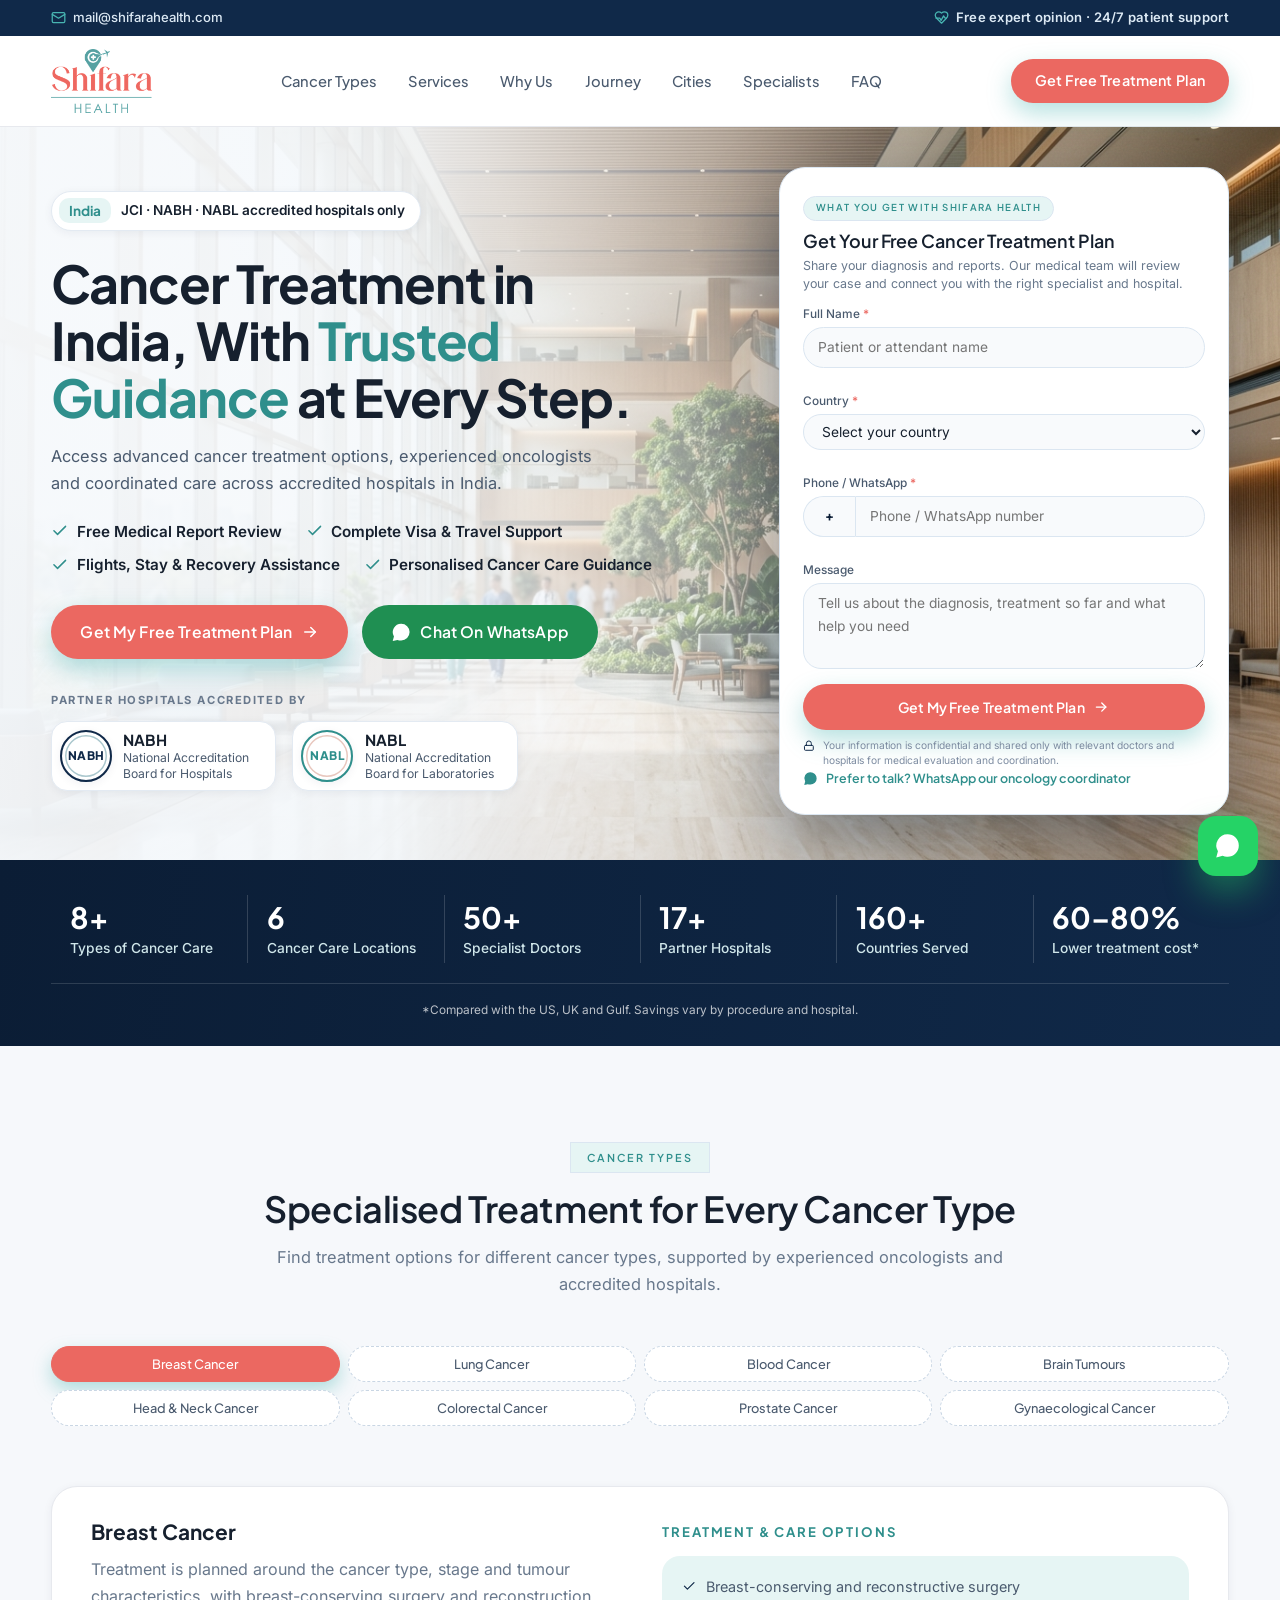
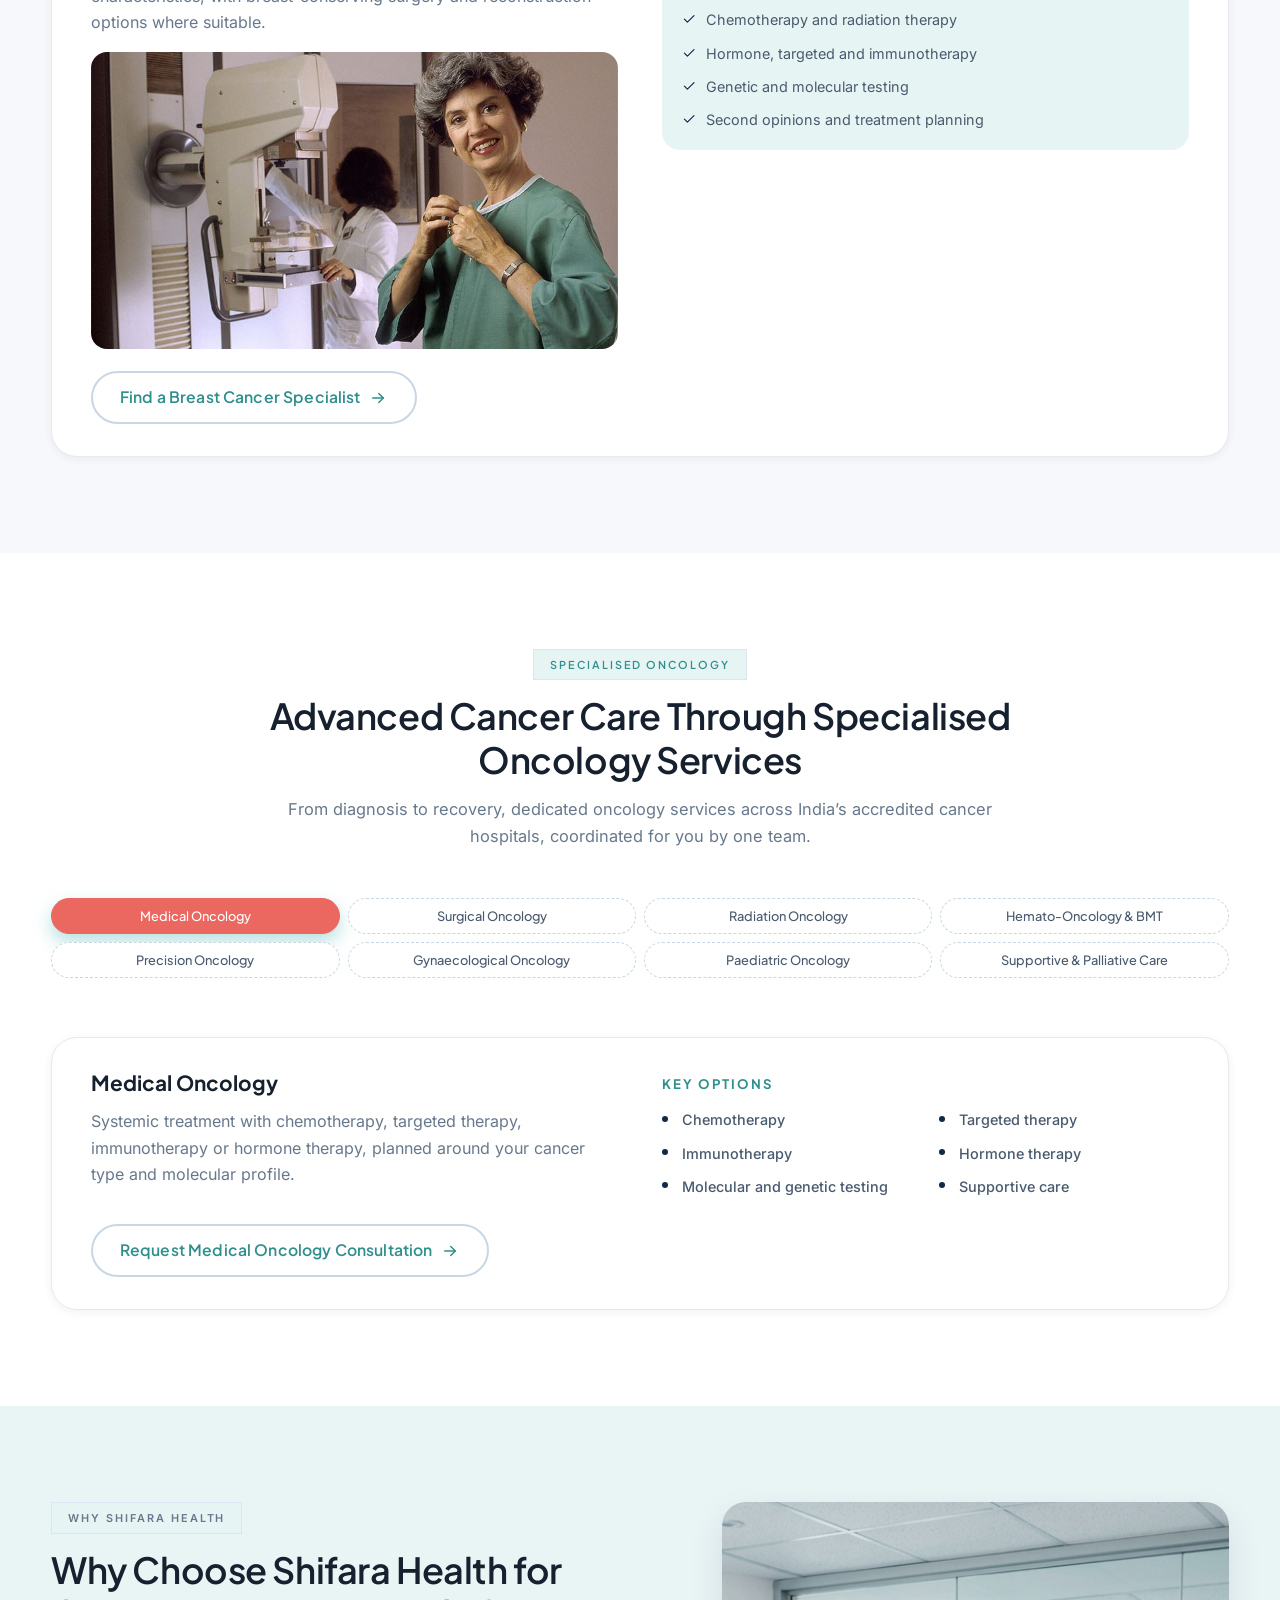
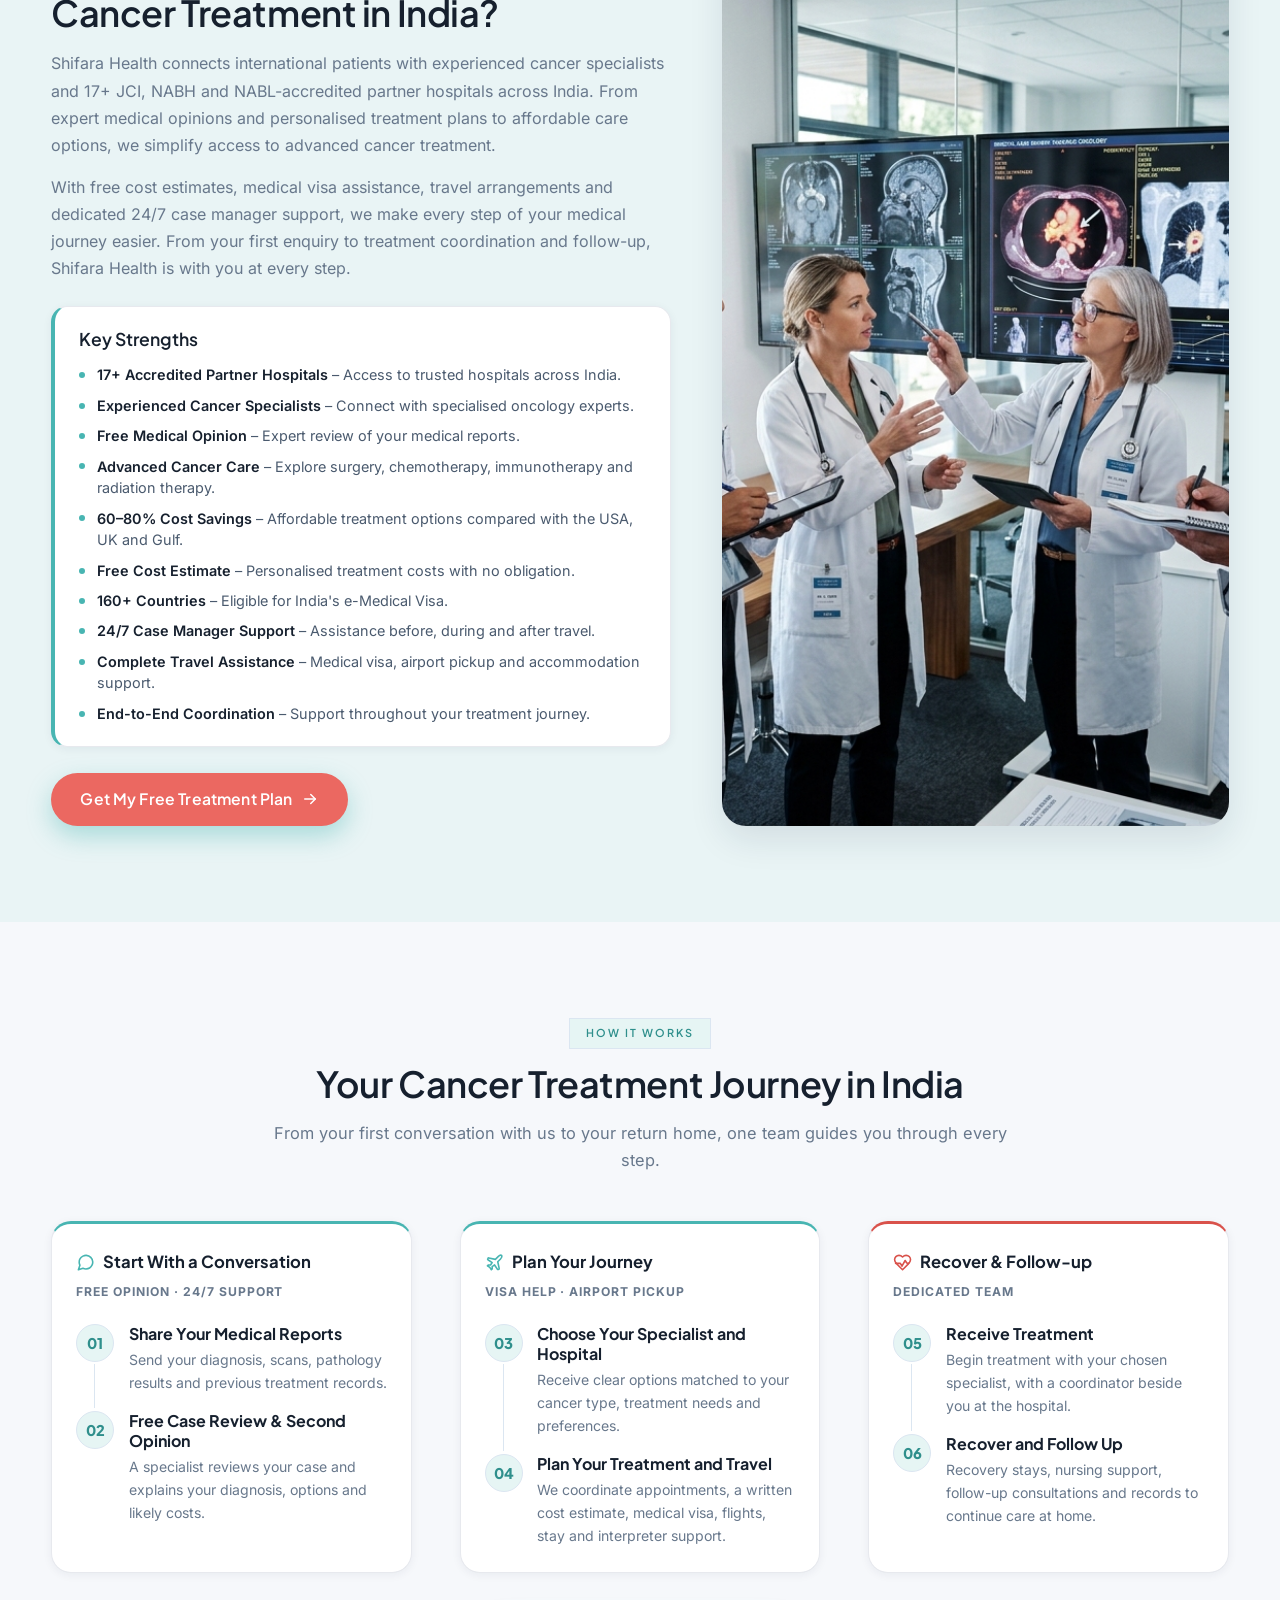
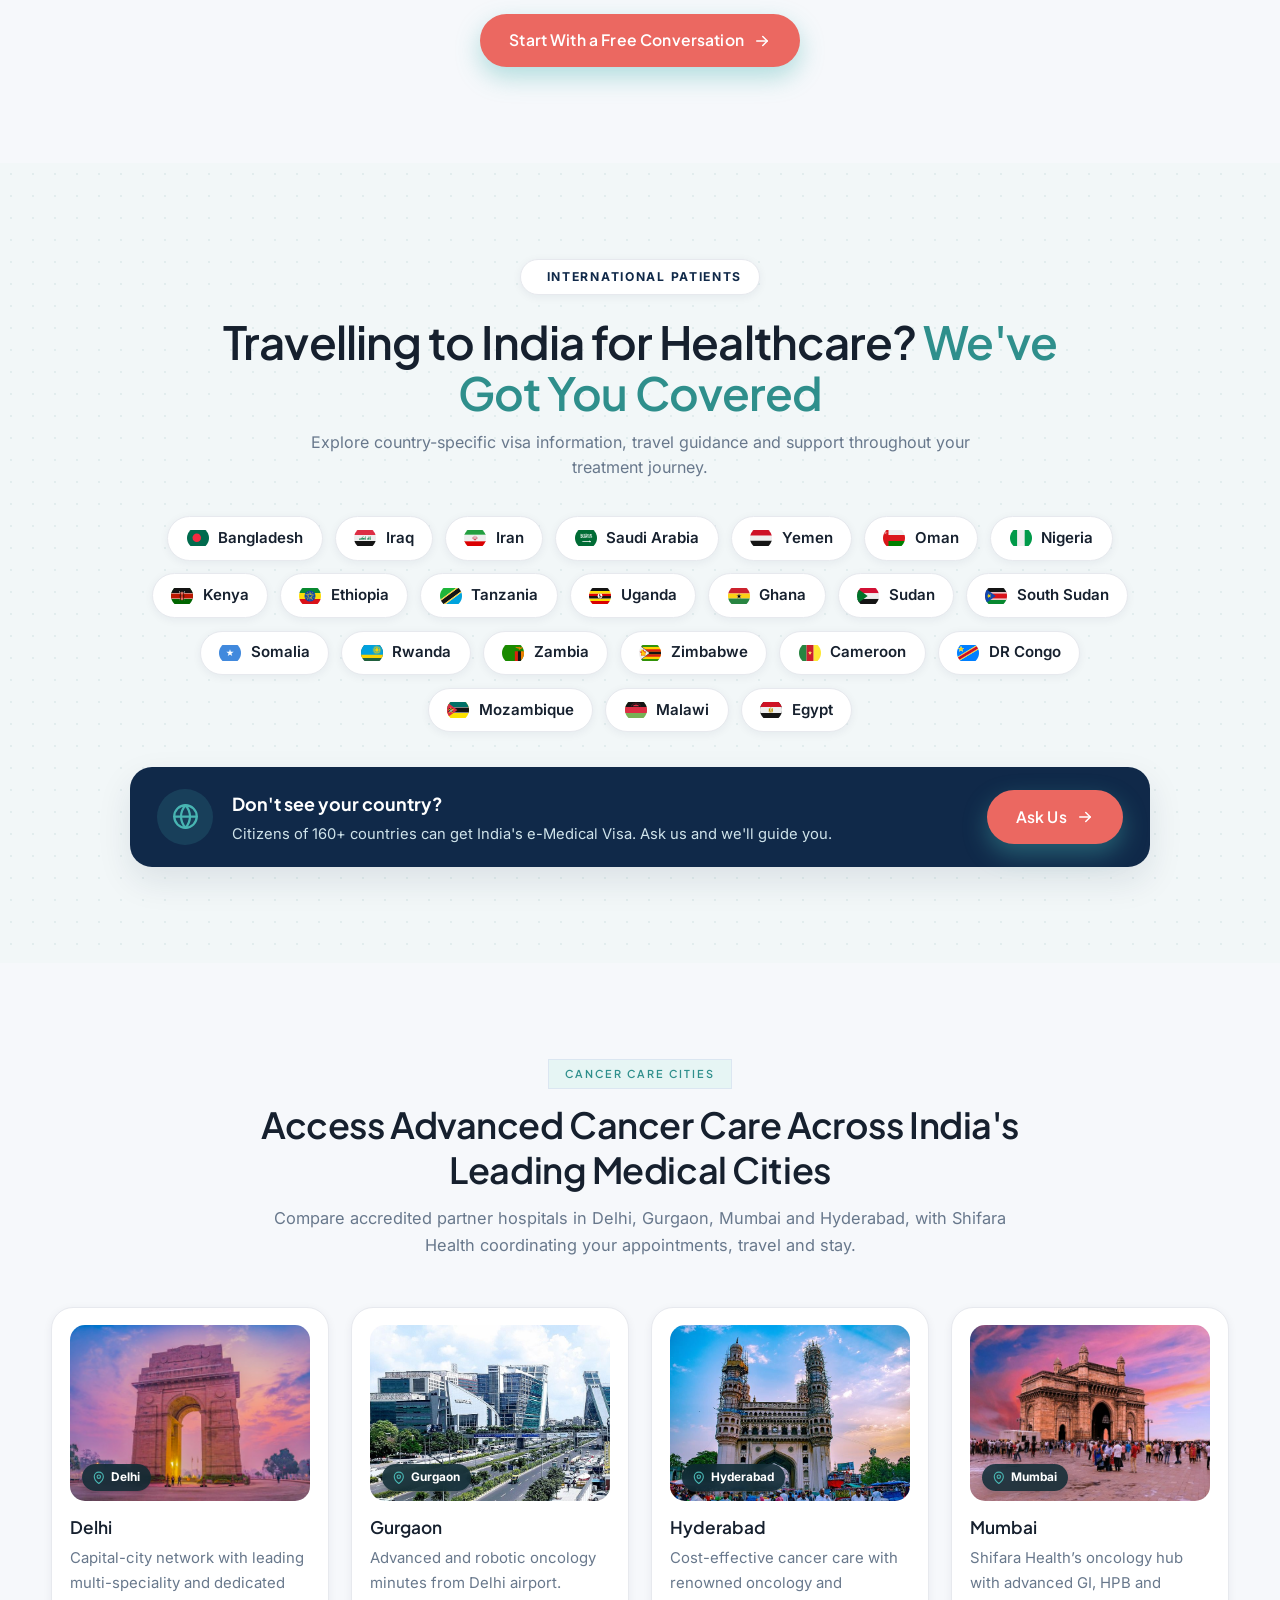
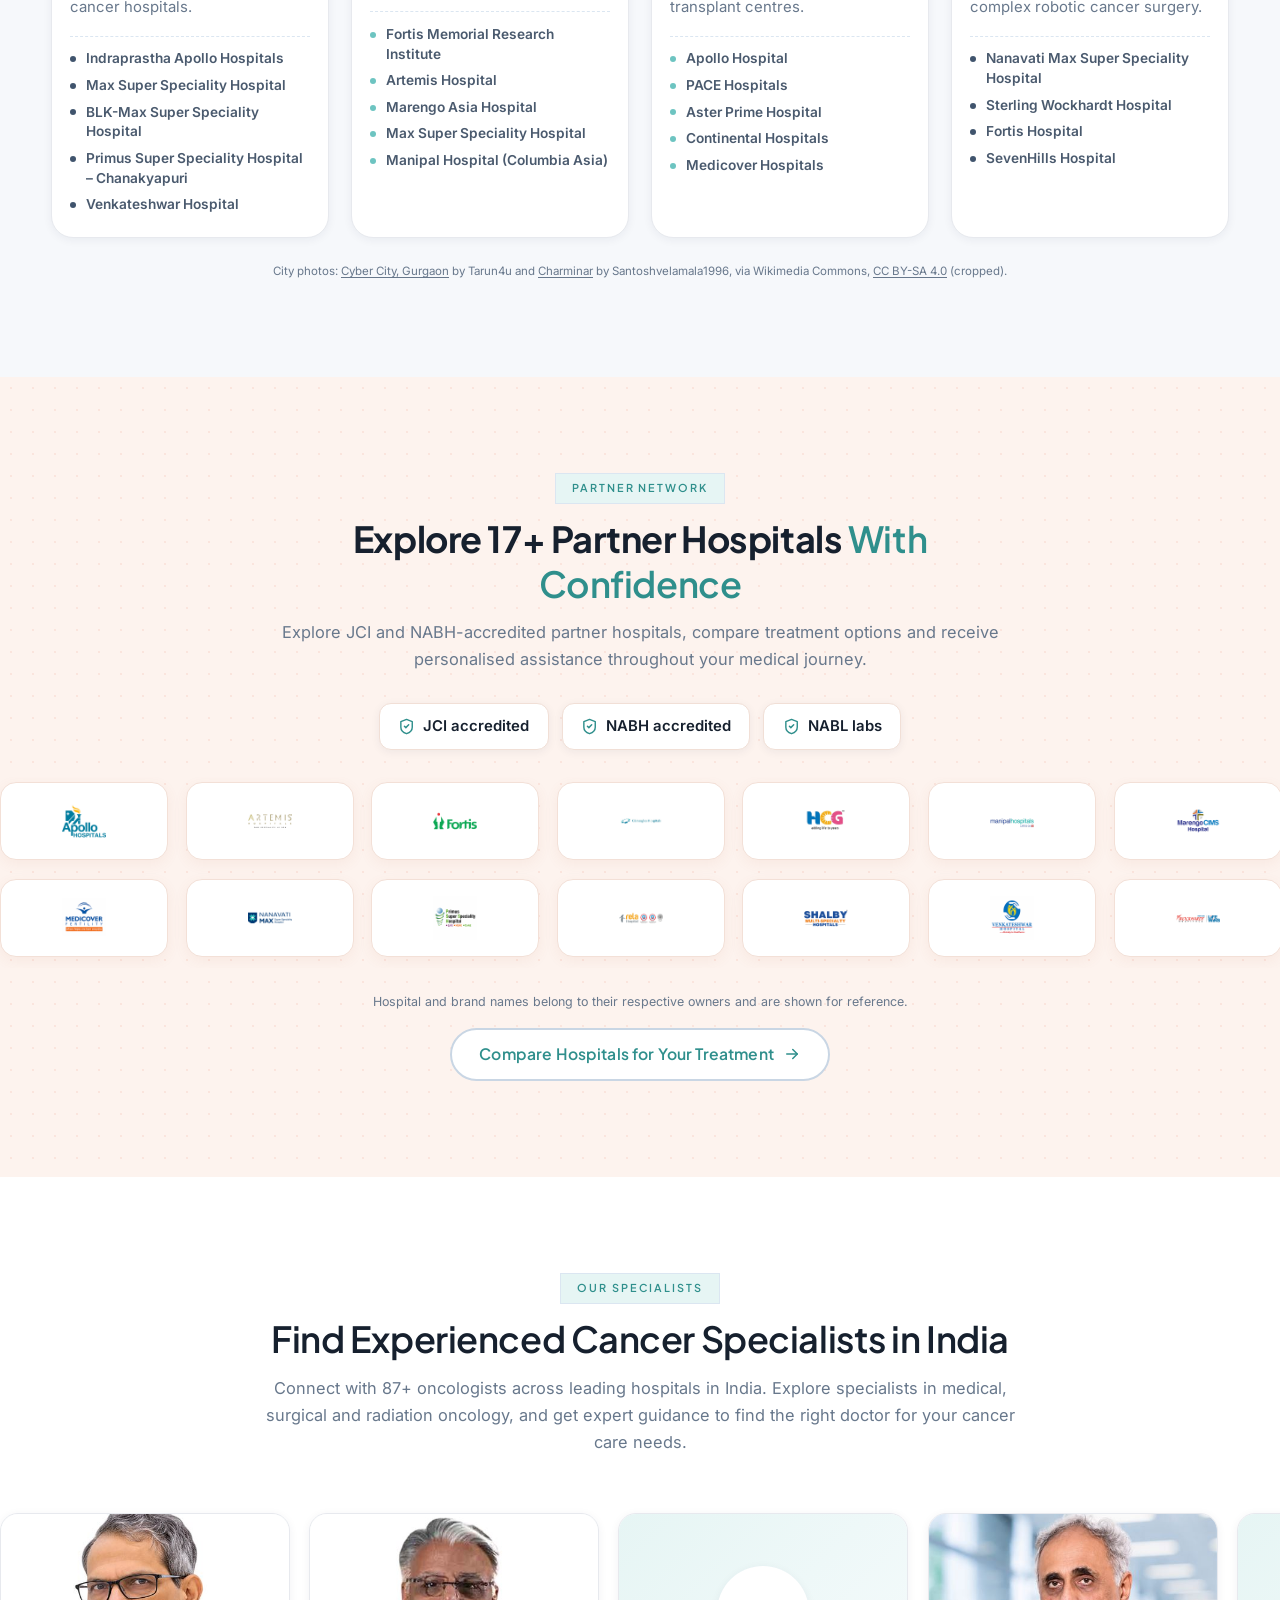
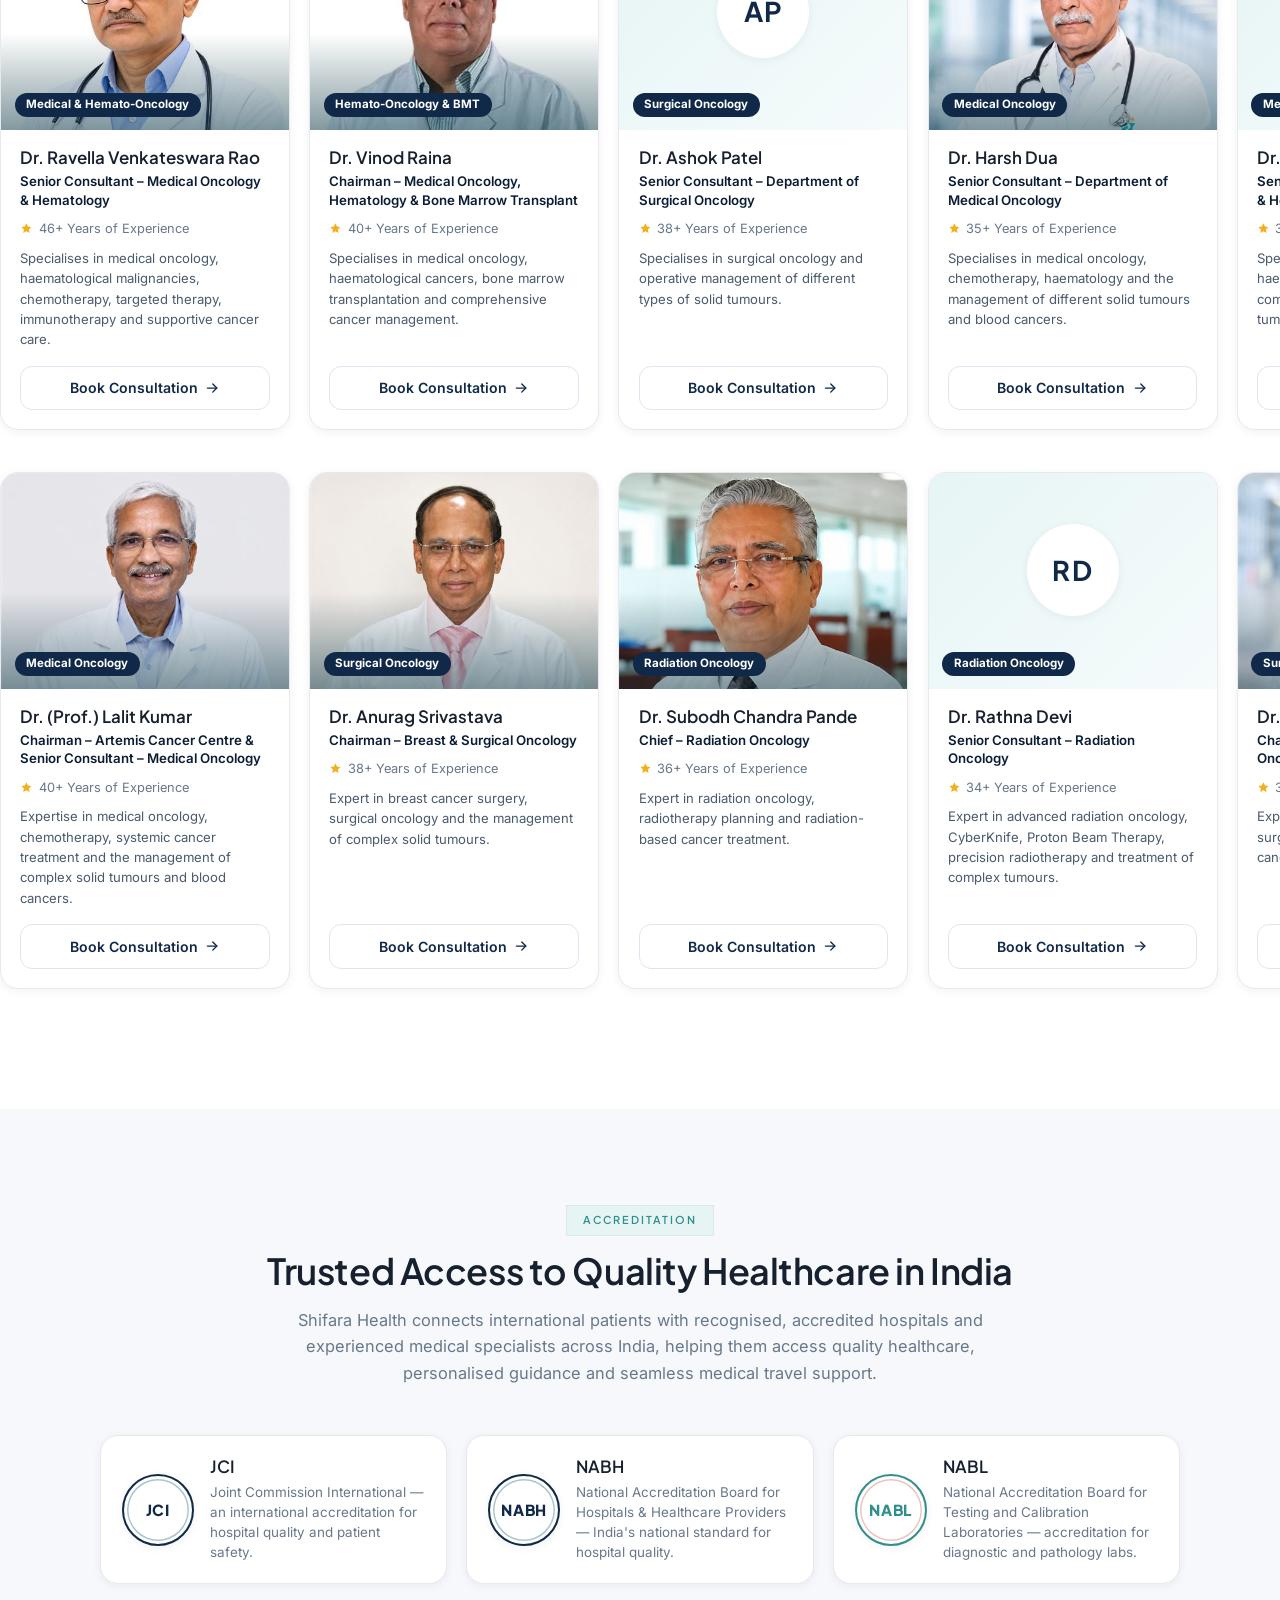
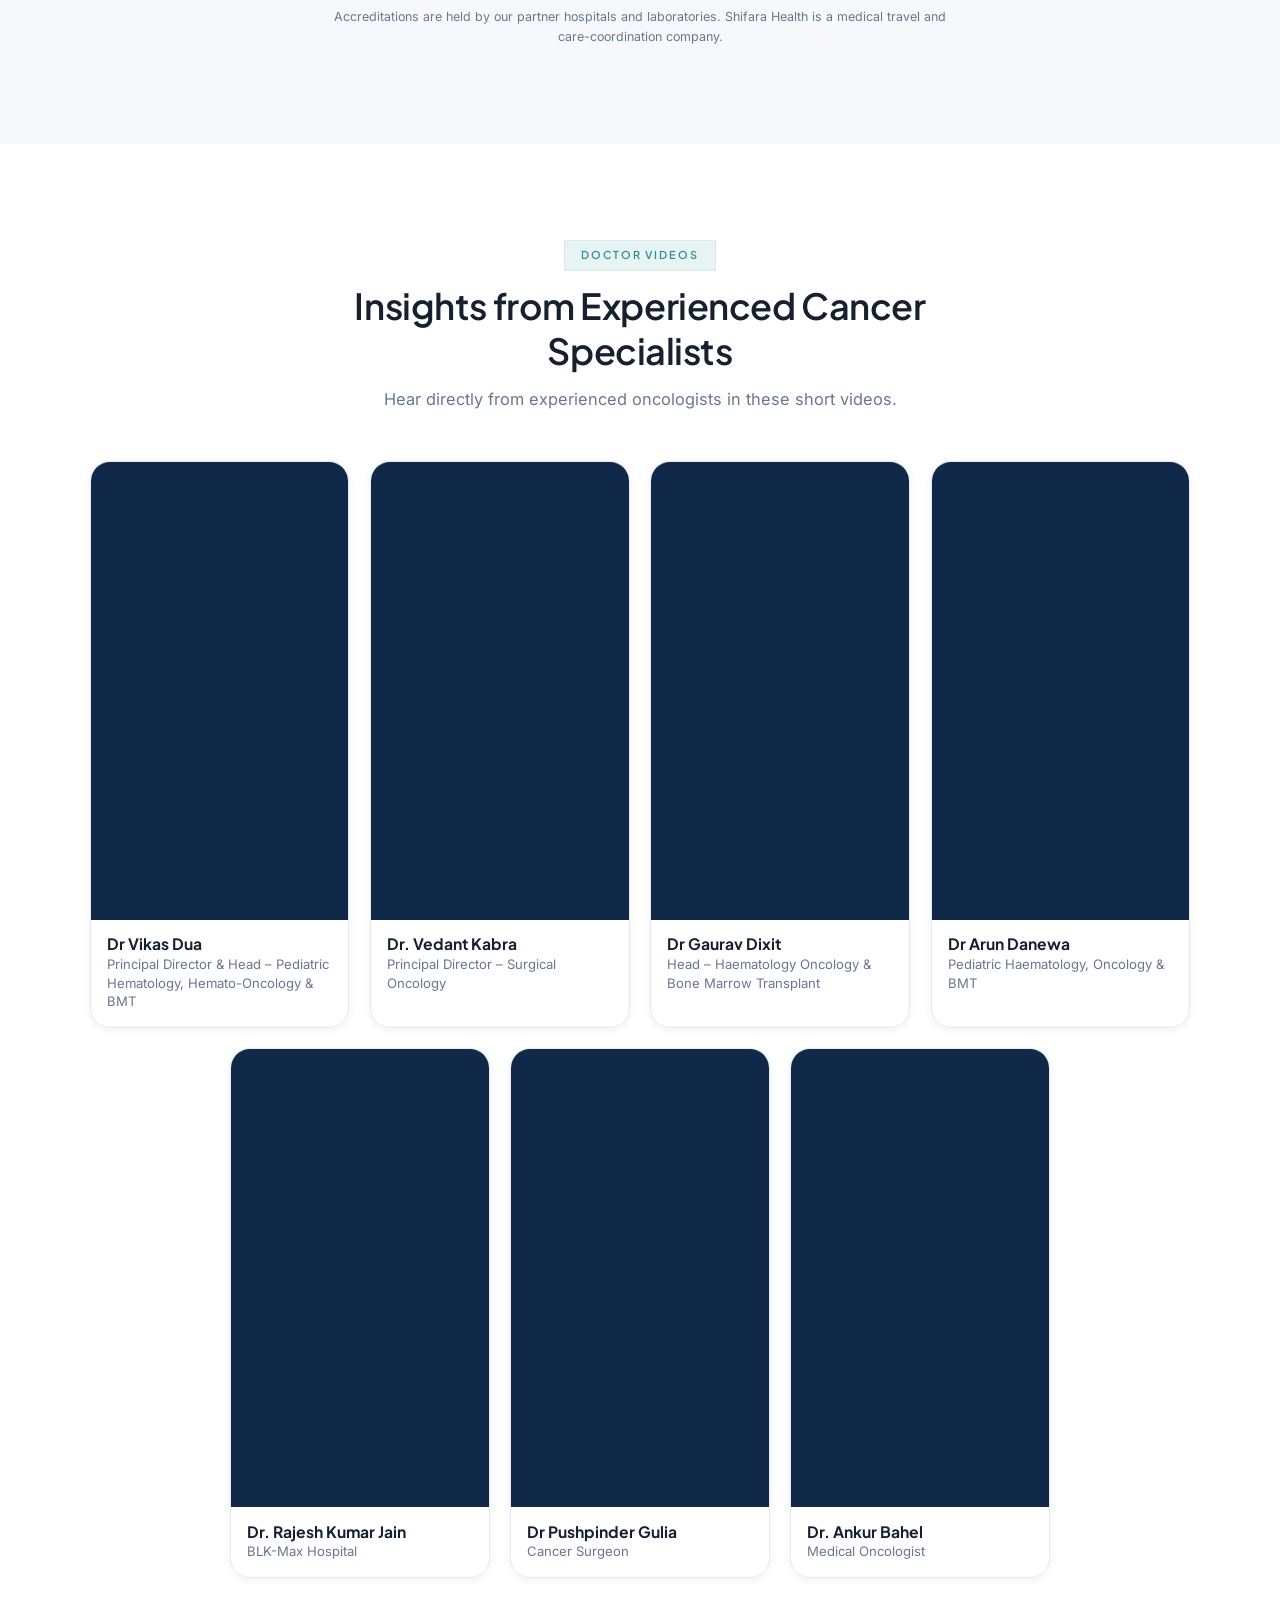
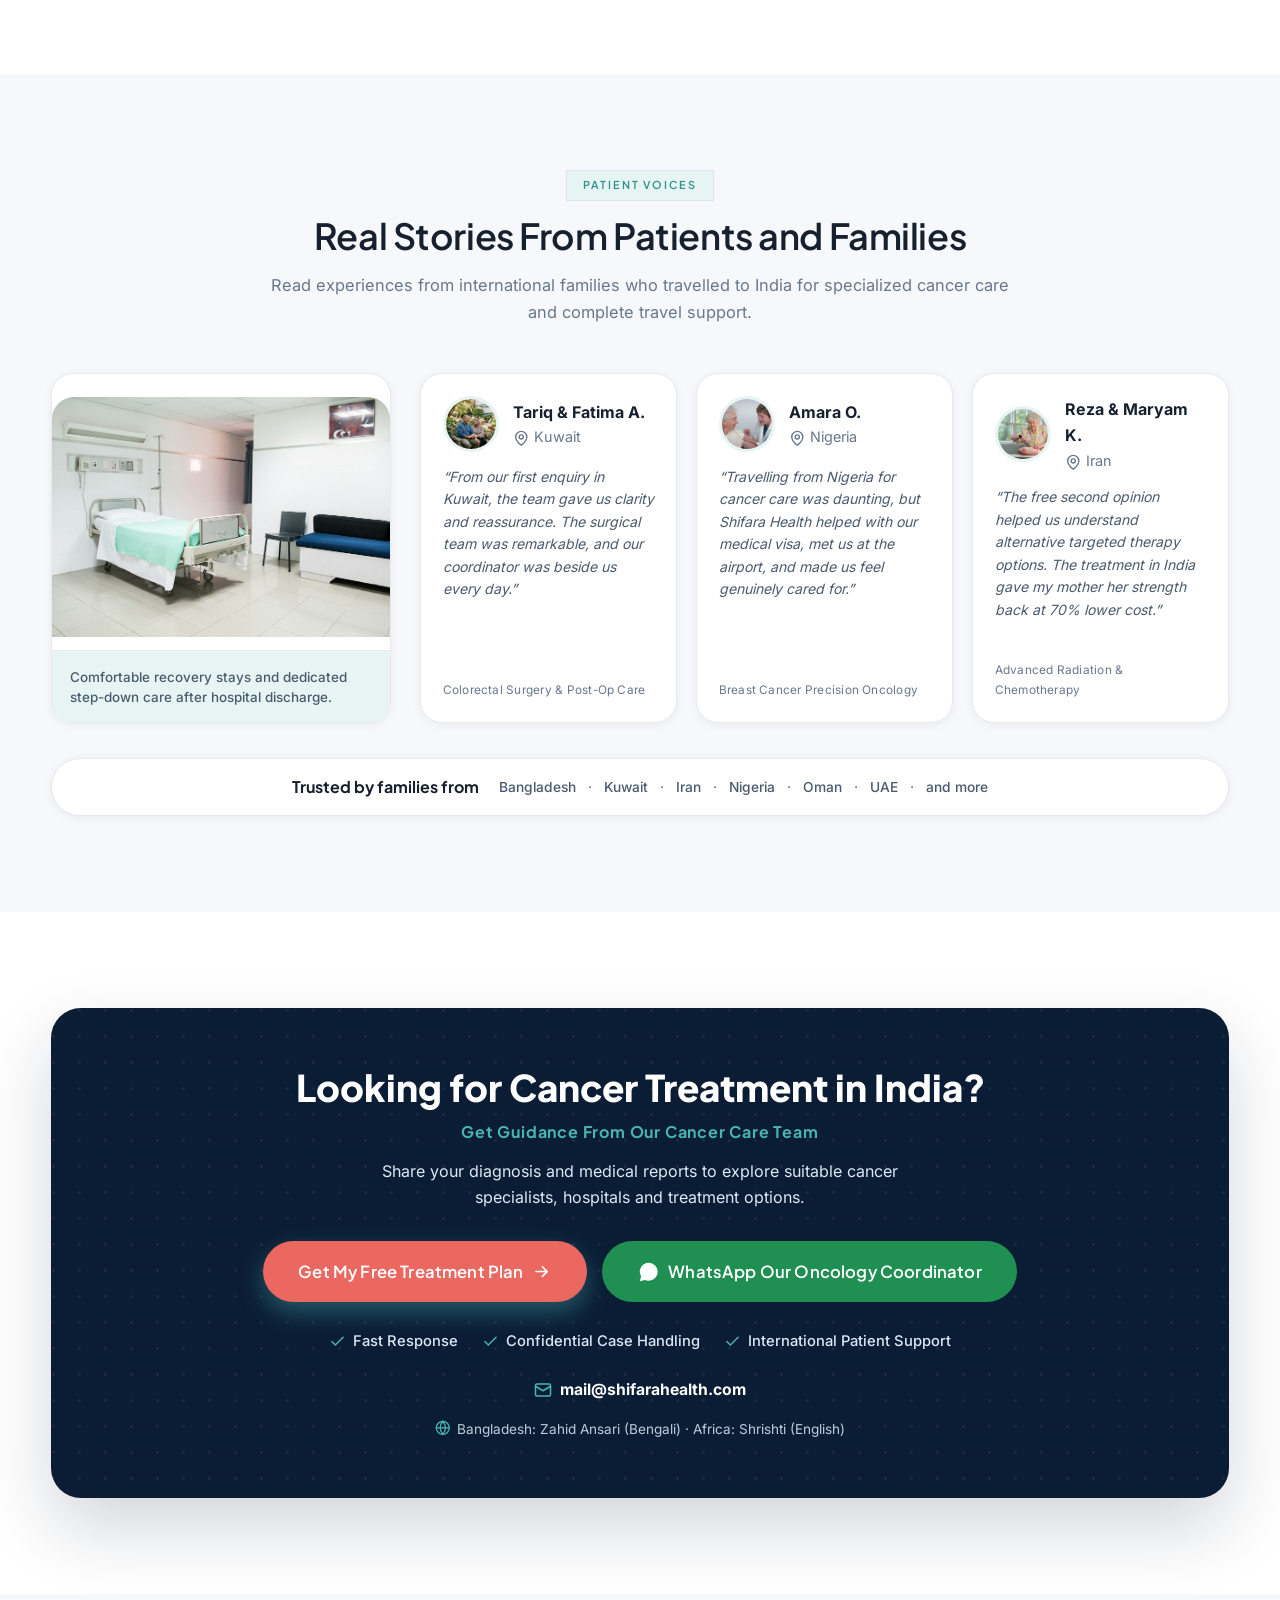
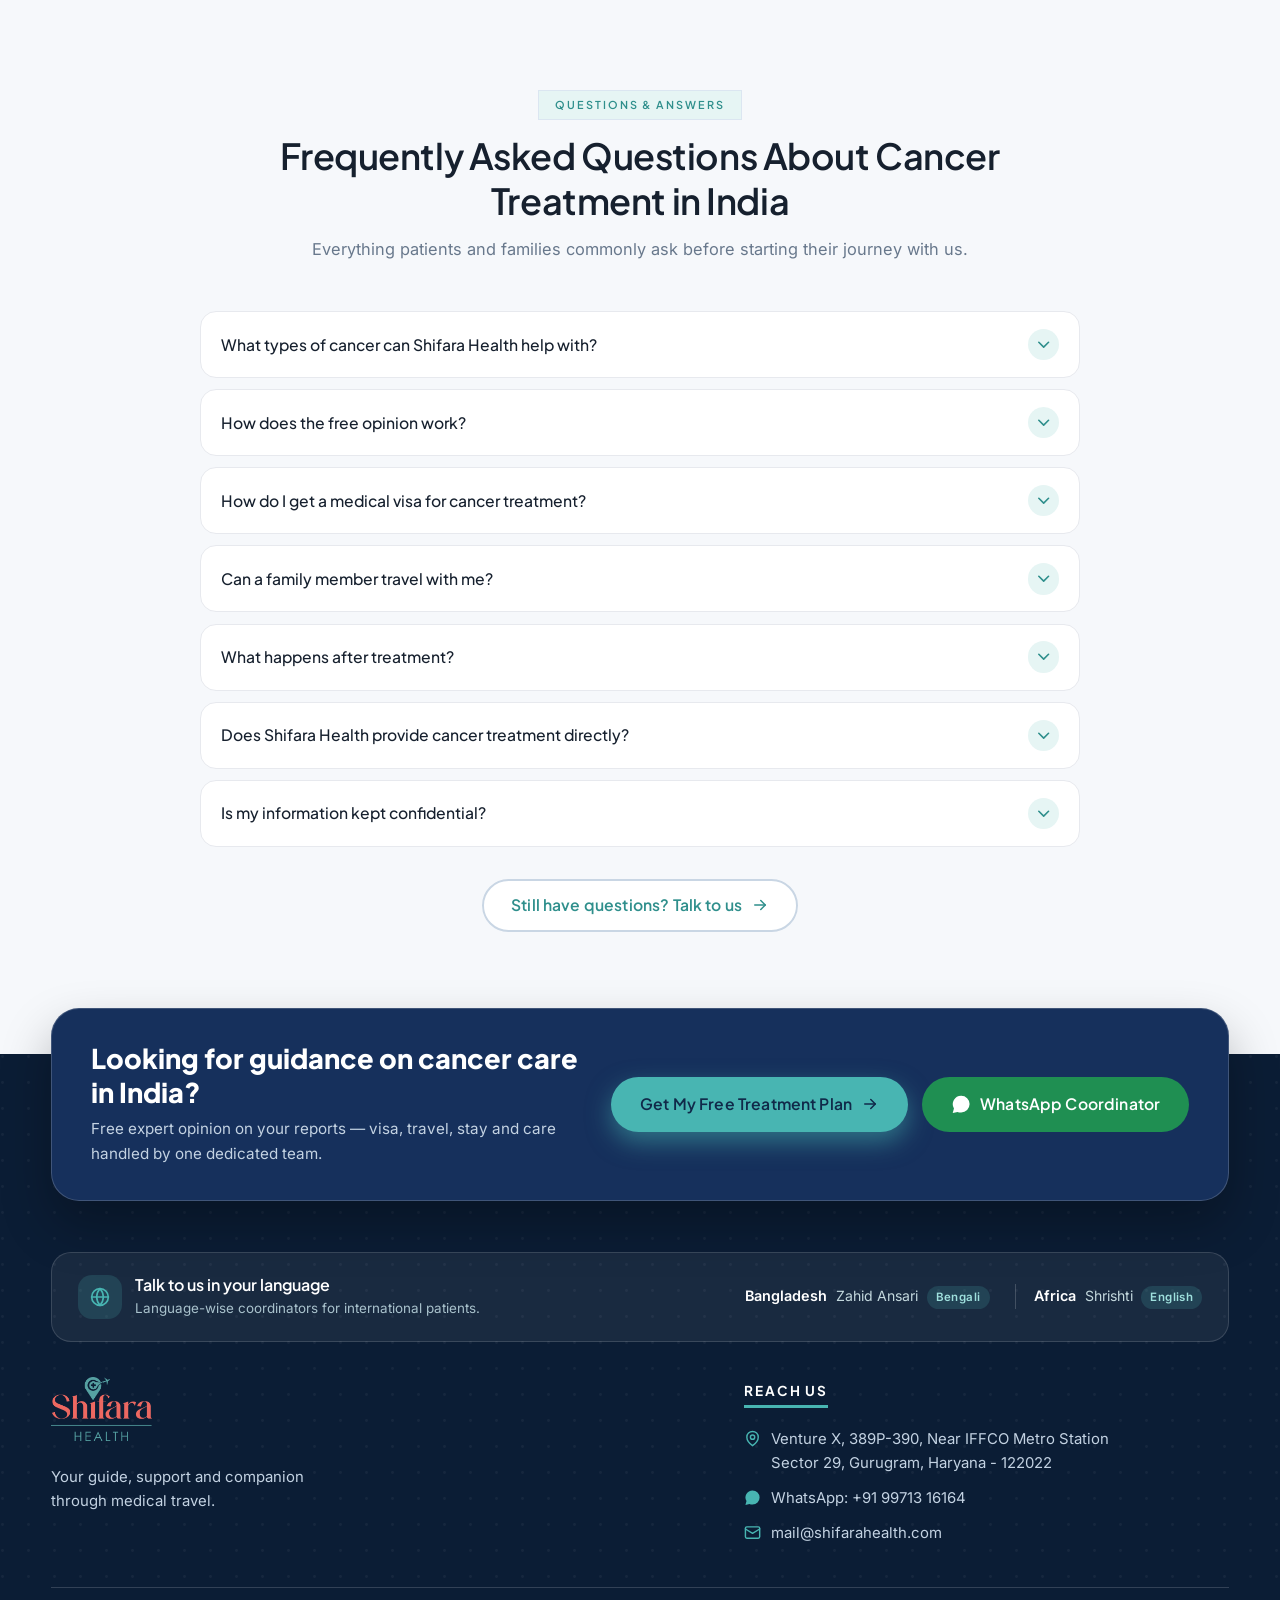
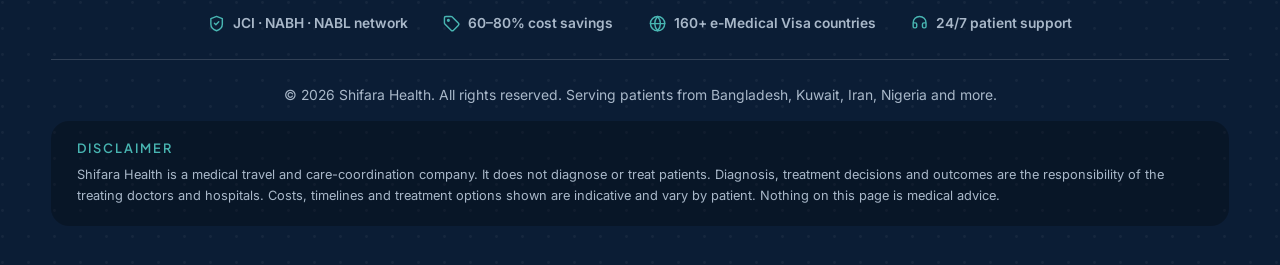
<file: cancer-treatment/index.html>
<!DOCTYPE html>
<html lang="en">
<head>
  <meta charset="UTF-8">

  <!-- Google Tag Manager -->
  <script async src="https://www.googletagmanager.com/gtm.js?id=GTM-TSCMNPLR"></script>
  <script>
    window.dataLayer = window.dataLayer || [];
    function gtag(){dataLayer.push(arguments);}
    gtag('js', new Date());
  </script>
  <meta name="viewport" content="width=device-width, initial-scale=1.0">

  <!-- ============================================================
       SEO — Cancer Treatment in India landing page
  ============================================================= -->
  <title>Cancer Treatment in India – Top Oncologists | Shifara Health</title>
  <meta name="description" content="Free cancer treatment plan in India. Top oncologists at JCI/NABH hospitals, with visa, travel & recovery handled by Shifara Health.">
  <meta name="robots" content="index, follow">

  <!-- Open Graph -->
  <meta property="og:type" content="website">
  <meta property="og:title" content="Cancer Treatment in India – Top Oncologists | Shifara Health">
  <meta property="og:description" content="Free cancer treatment plan in India. Top oncologists at JCI/NABH hospitals, with visa, travel & recovery handled by Shifara Health.">
  <meta property="og:image" content="assets/images/hero-bg.jpg">
  <meta property="og:url" content="https://lp.shifarahealth.com/cancer-treatment/">
  <link rel="canonical" href="https://lp.shifarahealth.com/cancer-treatment/">
  <meta name="theme-color" content="#102949">

  <!-- Favicon -->
  <link rel="icon" type="image/png" href="assets/images/favicon.png">

  <!-- Fonts (self-hosted — no external requests) -->
  <link rel="preload" as="font" type="font/woff2" href="assets/fonts/plus-jakarta-sans.woff2" crossorigin>
  <link rel="preload" as="font" type="font/woff2" href="assets/fonts/inter.woff2" crossorigin>
  <link rel="stylesheet" href="css/fonts.css">

  <!-- Bright hero: load the background image immediately -->
  <link rel="preload" as="image" href="assets/images/hero-bg.jpg" fetchpriority="high">

  <!-- Styles — bump ?v= on every CSS/JS change: the server caches CSS for 7 days -->
  <link rel="stylesheet" href="css/style.css?v=20261114c">

  <!-- No-JS fallbacks: keep reveal content visible, show a form note -->
  <noscript>
    <style>
      .reveal { opacity: 1 !important; transform: none !important; }
      .noscript-only { display: block !important; }
    </style>
  </noscript>

  <!--
    FAQ structured data (Section 16: "mark up with FAQ schema").
    Keep the JSON-LD answers in sync with the visible FAQ accordion.
  -->
  <script type="application/ld+json">
  {
    "@context": "https://schema.org",
    "@type": "FAQPage",
    "mainEntity": [
      {"@type": "Question","name": "What types of cancer can Shifara Health help with?","acceptedAnswer": {"@type": "Answer","text": "Shifara Health guides you to specialists and hospitals for breast, lung, blood, brain, head and neck, colorectal, prostate and gynaecological cancers, and others on request."}},
      {"@type": "Question","name": "How does the free opinion work?","acceptedAnswer": {"@type": "Answer","text": "Share your reports through the form or WhatsApp. Our medical team reviews your case and connects you with a suitable specialist who explains your diagnosis and options."}},
      {"@type": "Question","name": "How do I get a medical visa for cancer treatment?","acceptedAnswer": {"@type": "Answer","text": "Our team helps with the complete medical visa process, including invitation letters and travel documents. Citizens of 160+ countries can apply for India's e-Medical Visa. Rules change, so we confirm the current requirements for your country."}},
      {"@type": "Question","name": "Can a family member travel with me?","acceptedAnswer": {"@type": "Answer","text": "Yes. We arrange accommodation, local transport, translator support and dietary help for companions, and can organise sightseeing during longer stays."}},
      {"@type": "Question","name": "What happens after treatment?","acceptedAnswer": {"@type": "Answer","text": "We arrange recovery stays, professional nurses and caregivers, and follow-up consultations. We also help with medical records and guidance so you can continue care at home."}},
      {"@type": "Question","name": "Does Shifara Health provide cancer treatment directly?","acceptedAnswer": {"@type": "Answer","text": "Shifara Health is a medical travel and care-coordination company. Diagnosis and treatment are provided by the doctors and hospitals you choose."}},
      {"@type": "Question","name": "Is my information kept confidential?","acceptedAnswer": {"@type": "Answer","text": "Yes. Your reports are shared only with the doctors and hospitals involved in evaluating your case, in line with our Privacy Policy."}}
    ]
  }
  </script>
</head>
<body>
  <a class="skip-link" href="#main">Skip to main content</a>

  <!-- ============================================================
       SVG ICON SPRITE  (stroke-based, inherits currentColor)
  ============================================================= -->
  <svg xmlns="http://www.w3.org/2000/svg" style="display:none" aria-hidden="true">
    <defs>
      <symbol id="i-check" viewBox="0 0 24 24"><path d="M20 6 9 17l-5-5"/></symbol>
      <symbol id="i-chevron" viewBox="0 0 24 24"><path d="m6 9 6 6 6-6"/></symbol>
      <symbol id="i-chevl" viewBox="0 0 24 24"><path d="m14 18-6-6 6-6"/></symbol>
      <symbol id="i-chevr" viewBox="0 0 24 24"><path d="m10 6 6 6-6 6"/></symbol>
      <symbol id="i-pause" viewBox="0 0 24 24"><path d="M9 4v16"/><path d="M15 4v16"/></symbol>
      <symbol id="i-play" viewBox="0 0 24 24"><path d="m7 4 12 8-12 8z"/></symbol>
      <symbol id="i-arrow" viewBox="0 0 24 24"><path d="M5 12h14"/><path d="m13 6 6 6-6 6"/></symbol>
      <symbol id="i-phone" viewBox="0 0 24 24"><path d="M22 16.92v3a2 2 0 0 1-2.18 2 19.79 19.79 0 0 1-8.63-3.07 19.5 19.5 0 0 1-6-6 19.79 19.79 0 0 1-3.07-8.67A2 2 0 0 1 4.11 2h3a2 2 0 0 1 2 1.72 12.84 12.84 0 0 0 .7 2.81 2 2 0 0 1-.45 2.11L8.09 9.91a16 16 0 0 0 6 6l1.27-1.27a2 2 0 0 1 2.11-.45 12.84 12.84 0 0 0 2.81.7A2 2 0 0 1 22 16.92z"/></symbol>
      <symbol id="i-whatsapp" viewBox="0 0 24 24"><path fill="currentColor" stroke="none" d="M12 2a9.9 9.9 0 0 0-8.53 14.97L2 22.5l5.68-1.43A9.9 9.9 0 0 0 12 21.8h.01A9.9 9.9 0 0 0 12 2Zm5.47 14.38c-.3-.15-1.76-.87-2.03-.97-.27-.1-.47-.15-.67.15-.2.3-.77.97-.94 1.16-.17.2-.35.22-.64.08-.3-.15-1.26-.47-2.39-1.48-.88-.79-1.48-1.76-1.65-2.06-.17-.3-.02-.46.13-.6.13-.14.3-.35.44-.53.15-.17.2-.3.3-.5.1-.2.05-.37-.03-.52-.07-.15-.67-1.61-.91-2.2-.24-.58-.49-.5-.67-.51h-.57c-.2 0-.52.07-.8.37-.27.3-1.04 1.02-1.04 2.48 0 1.46 1.07 2.88 1.22 3.08.15.2 2.1 3.2 5.08 4.49.71.3 1.26.49 1.7.62.7.23 1.36.2 1.87.12.57-.08 1.76-.72 2-1.41.25-.7.25-1.29.18-1.41-.08-.13-.28-.2-.57-.35Z"/></symbol>
      <symbol id="i-shield" viewBox="0 0 24 24"><path d="M20 13c0 5-3.5 7.5-8 9-4.5-1.5-8-4-8-9V5l8-3 8 3z"/><path d="m9 11.5 2 2 4-4"/></symbol>
      <symbol id="i-globe" viewBox="0 0 24 24"><circle cx="12" cy="12" r="10"/><path d="M2 12h20"/><path d="M12 2a15.3 15.3 0 0 1 4 10 15.3 15.3 0 0 1-4 10 15.3 15.3 0 0 1-4-10 15.3 15.3 0 0 1 4-10z"/></symbol>
      <symbol id="i-plane" viewBox="0 0 24 24"><path d="M17.8 19.2 16 11l3.5-3.5C21 6 21.5 4 21 3c-1-.5-3 0-4.5 1.5L13 8 4.8 6.2c-.5-.1-.9.1-1.1.5l-.3.5c-.2.5-.1 1 .3 1.3L9 12l-2 3H4l-1 1 3 2 2 3 1-1v-3l3-2 3.5 5.3c.3.4.8.5 1.3.3l.5-.2c.4-.3.6-.7.5-1.2z"/></symbol>
      <symbol id="i-bed" viewBox="0 0 24 24"><path d="M2 4v16"/><path d="M2 8h18a2 2 0 0 1 2 2v10"/><path d="M2 17h20"/><path d="M6 8v9"/></symbol>
      <symbol id="i-heart" viewBox="0 0 24 24"><path d="M19 14c1.49-1.46 3-3.21 3-5.5A5.5 5.5 0 0 0 16.5 3c-1.76 0-3 .5-4.5 2-1.5-1.5-2.74-2-4.5-2A5.5 5.5 0 0 0 2 8.5c0 2.3 1.5 4.05 3 5.5l7 7Z"/><path d="M3.22 13H9.24l2 3.6 4-7.2 2.52 3.6h2.02"/></symbol>
      <symbol id="i-users" viewBox="0 0 24 24"><path d="M16 21v-2a4 4 0 0 0-4-4H6a4 4 0 0 0-4 4v2"/><circle cx="9" cy="7" r="4"/><path d="M22 21v-2a4 4 0 0 0-3-3.87"/><path d="M16 3.13a4 4 0 0 1 0 7.75"/></symbol>
      <symbol id="i-hospital" viewBox="0 0 24 24"><rect x="3" y="3" width="18" height="18" rx="2"/><path d="M12 7v10"/><path d="M7 12h10"/></symbol>
      <symbol id="i-compass" viewBox="0 0 24 24"><circle cx="12" cy="12" r="10"/><path d="m16.24 7.76-2.12 6.36-6.36 2.12 2.12-6.36 6.36-2.12z"/></symbol>
      <symbol id="i-file" viewBox="0 0 24 24"><path d="M14 2H6a2 2 0 0 0-2 2v16a2 2 0 0 0 2 2h12a2 2 0 0 0 2-2V8z"/><path d="M14 2v6h6"/><path d="M16 13H8"/><path d="M16 17H8"/></symbol>
      <symbol id="i-video" viewBox="0 0 24 24"><rect x="2" y="6" width="14" height="12" rx="2"/><path d="m22 8-6 4 6 4V8"/></symbol>
      <symbol id="i-chat" viewBox="0 0 24 24"><path d="M21 11.5a8.38 8.38 0 0 1-.9 3.8 8.5 8.5 0 0 1-7.6 4.7 8.38 8.38 0 0 1-3.8-.9L3 21l1.9-5.7a8.38 8.38 0 0 1-.9-3.8 8.5 8.5 0 0 1 4.7-7.6 8.38 8.38 0 0 1 3.8-.9h.5a8.48 8.48 0 0 1 8 8v.5z"/></symbol>
      <symbol id="i-headset" viewBox="0 0 24 24"><path d="M3 11h3a2 2 0 0 1 2 2v3a2 2 0 0 1-2 2H5a2 2 0 0 1-2-2v-5a9 9 0 0 1 18 0v5a2 2 0 0 1-2 2h-1a2 2 0 0 1-2-2v-3a2 2 0 0 1 2-2h3"/></symbol>
      <symbol id="i-clock" viewBox="0 0 24 24"><circle cx="12" cy="12" r="10"/><path d="M12 6v6l4 2"/></symbol>
      <symbol id="i-tag" viewBox="0 0 24 24"><path d="M12.586 2.586A2 2 0 0 0 11.172 2H4a2 2 0 0 0-2 2v7.172a2 2 0 0 0 .586 1.414l8.704 8.704a2.426 2.426 0 0 0 3.42 0l6.58-6.58a2.426 2.426 0 0 0 0-3.42z"/><circle cx="7.5" cy="7.5" r="1.2"/></symbol>
      <symbol id="i-home" viewBox="0 0 24 24"><path d="m3 9 9-7 9 7v11a2 2 0 0 1-2 2H5a2 2 0 0 1-2-2z"/><path d="M9 22V12h6v10"/></symbol>
      <symbol id="i-zap" viewBox="0 0 24 24"><path d="M13 2 3 14h9l-1 8 10-12h-9l1-8z"/></symbol>
      <symbol id="i-mail" viewBox="0 0 24 24"><rect x="2" y="4" width="20" height="16" rx="2"/><path d="m22 7-10 6L2 7"/></symbol>
      <symbol id="i-lock" viewBox="0 0 24 24"><rect x="3" y="11" width="18" height="10" rx="2"/><path d="M7 11V7a5 5 0 0 1 10 0v4"/></symbol>
      <symbol id="i-map" viewBox="0 0 24 24"><path d="M20 10c0 6-8 12-8 12s-8-6-8-12a8 8 0 0 1 16 0Z"/><circle cx="12" cy="10" r="3"/></symbol>
      <symbol id="i-x" viewBox="0 0 24 24"><path d="M18 6 6 18"/><path d="m6 6 12 12"/></symbol>
      <symbol id="i-user" viewBox="0 0 24 24"><path d="M19 21v-2a4 4 0 0 0-4-4H9a4 4 0 0 0-4 4v2"/><circle cx="12" cy="7" r="4"/></symbol>
      <symbol id="i-star" viewBox="0 0 24 24"><path fill="currentColor" stroke="none" d="m12 2.5 2.94 5.96 6.56.95-4.75 4.63 1.12 6.53L12 17.49l-5.87 3.08 1.12-6.53L2.5 9.41l6.56-.95z"/></symbol>
    </defs>
  </svg>

  <!-- ============================================================
       HEADER — logo, phone, one CTA (main-nav hidden per doc) 
       Contact values are injected from js/script.js CONFIG.
  ============================================================= -->
  <header class="site-header" id="siteHeader">
    <!-- Utility top bar -->
    <div class="topbar">
      <div class="container topbar-inner">
        <div class="topbar-contact">
          <a data-contact="mailLink" href="#" data-event="email_click">
            <svg class="ic" aria-hidden="true"><use href="#i-mail"/></svg>
            <span data-contact="mailText">mail@shifarahealth.com</span>
          </a>
        </div>
        <p class="topbar-note"><svg class="ic" aria-hidden="true"><use href="#i-heart"/></svg> Free expert opinion · 24/7 patient support</p>
      </div>
    </div>

    <!-- Main navbar: on-page anchors only (visitors stay on the page per doc) -->
    <nav class="navbar" aria-label="Page navigation">
      <div class="container navbar-inner">
        <a class="logo" href="#top" aria-label="Shifara Health – home">
          <img class="logo-img" src="assets/images/shifara-logo.png" alt="Shifara Health" width="378" height="240">
        </a>

        <ul class="nav-links" id="navLinks">
          <li><a href="#cancer-types">Cancer Types</a></li>
          <li><a href="#services">Services</a></li>
          <li><a href="#why-shifara">Why Us</a></li>
          <li><a href="#journey">Journey</a></li>
          <li><a href="#hubs">Cities</a></li>
          <li><a href="#specialists">Specialists</a></li>
          <li><a href="#faqs">FAQ</a></li>
        </ul>

        <div class="nav-actions">
          <a class="btn btn-primary btn-header" href="#lead-form" data-event="form_intent">Get Free Treatment Plan</a>
          <button class="nav-toggle" id="navToggle" aria-expanded="false" aria-controls="navDrawer" aria-label="Open menu">
            <span></span><span></span><span></span>
          </button>
        </div>
      </div>
    </nav>

    <!-- Mobile drawer -->
    <div class="nav-drawer" id="navDrawer" hidden>
      <ul class="drawer-links">
        <li><a href="#cancer-types">Cancer Types</a></li>
        <li><a href="#services">Services</a></li>
        <li><a href="#why-shifara">Why Us</a></li>
        <li><a href="#journey">Journey</a></li>
        <li><a href="#hubs">Cities</a></li>
        <li><a href="#specialists">Specialists</a></li>
        <li><a href="#faqs">FAQ</a></li>
      </ul>
      <div class="drawer-actions">
        <a class="btn btn-primary btn-block" href="#lead-form" data-event="form_intent">Get My Free Treatment Plan</a>
        <a class="btn btn-whatsapp btn-block" data-contact="waLink" href="#" target="_blank" rel="noopener" data-event="whatsapp_click">
          <svg class="ic" aria-hidden="true"><use href="#i-whatsapp"/></svg> WhatsApp Coordinator
        </a>
      </div>
    </div>
  </header>

  <main id="main">

    <!-- ========================================================
         SECTION 1 — HERO  (primary conversion: free consultation form)
    ========================================================== -->
    <section class="hero-bright" id="top">
      <div class="hb-media" aria-hidden="true">
        <img class="hb-img" src="assets/images/hero-bg.jpg" alt="" width="1376" height="768" fetchpriority="high">
        <span class="hb-veil"></span>
      </div>

      <div class="container hb-grid hb-grid--capture">
        <div class="hb-copy">
        <p class="hb-chip"><span class="hb-chip-country">India</span>JCI · NABH · NABL accredited hospitals only</p>
        <h1 class="hb-title">Cancer Treatment in India, With <em>Trusted Guidance</em> at&nbsp;Every&nbsp;Step.</h1>
        <p class="hb-lead">Access advanced cancer treatment options, experienced oncologists and coordinated care across accredited hospitals in India.</p>

        <ul class="hb-checks">
          <li><svg class="ic" aria-hidden="true"><use href="#i-check"/></svg> Free Medical Report Review</li>
          <li><svg class="ic" aria-hidden="true"><use href="#i-check"/></svg> Complete Visa &amp; Travel Support</li>
          <li><svg class="ic" aria-hidden="true"><use href="#i-check"/></svg> Flights, Stay &amp; Recovery Assistance</li>
          <li><svg class="ic" aria-hidden="true"><use href="#i-check"/></svg> Personalised Cancer Care Guidance</li>
        </ul>

        <div class="hb-cta">
          <a class="btn btn-primary" href="#lead-form" data-event="form_intent">Get My Free Treatment Plan <svg class="ic" aria-hidden="true"><use href="#i-arrow"/></svg></a>
          <a class="btn btn-whatsapp" data-contact="waLink" href="#" target="_blank" rel="noopener" data-event="whatsapp_click">
            <svg class="ic" aria-hidden="true"><use href="#i-whatsapp"/></svg> Chat On WhatsApp
          </a>
        </div>

        <!-- Accreditation badges (client doc: replace the stat pointers with
             NABH + NABL badges). Text seals for now — swap each .acc-seal for
             the official logo <img> once the client supplies the files. The
             accreditations belong to partner hospitals/labs, not Shifara. -->
        <div class="hb-badges" aria-label="Partner hospital accreditations">
          <span class="hb-badges-label">Partner hospitals accredited by</span>
          <div class="hb-badge">
            <span class="acc-seal" aria-hidden="true">NABH</span>
            <span class="hb-badge-text"><strong>NABH</strong> National Accreditation Board for Hospitals</span>
          </div>
          <div class="hb-badge">
            <span class="acc-seal acc-seal--alt" aria-hidden="true">NABL</span>
            <span class="hb-badge-text"><strong>NABL</strong> National Accreditation Board for Laboratories</span>
          </div>
        </div>
      </div>
      </div><!-- /hb-grid -->

        <!-- Free treatment-plan card — floats over the right side of the
             bright hero and stacks below it on mobile -->
        <div class="hero-capture">
        <div class="hero-form-wrap">
          <div class="hero-form" id="lead-form">
            <p class="capture-eyebrow">What you get with Shifara Health</p>
            <h2>Get Your Free Cancer Treatment Plan</h2>
            <p class="form-sub">Share your diagnosis and reports. Our medical team will review your case and connect you with the right specialist and hospital.</p>

            <!-- Leads are sent to Formester (CONFIG.formesterEndpoint) through a
                 hidden iframe AND to VS CRM (CONFIG.crmEndpoint) via fetch — see
                 js/script.js. These attributes keep the no-JS fallback working
                 (that path posts to Formester only). -->
            <form id="enquiryForm" data-lead-form data-success="formSuccess" novalidate
                  action="https://app.formester.com/forms/FjfwLULn2/submissions"
                  method="POST" enctype="multipart/form-data" accept-charset="UTF-8">
              <input type="hidden" name="formSource" value="Cancer Treatment in India landing page">
              <input type="hidden" name="treatment" value="Cancer">

              <div class="field">
                <label for="fullName">Full Name <em>*</em></label>
                <input type="text" id="fullName" name="fullName" required autocomplete="name" placeholder="Patient or attendant name">
                <span class="err" data-err="fullName"></span>
              </div>

              <div class="field">
                <label for="country">Country <em>*</em></label>
                <select id="country" name="country" data-country required>
                  <option value="" disabled selected>Select your country</option>
                </select>
                <noscript>
                  <p class="noscript-note">The country list needs JavaScript. Please WhatsApp or call us and we will take your details directly.</p>
                </noscript>
                <span class="err" data-err="country"></span>
              </div>

              <div class="field">
                <label for="phone">Phone / WhatsApp <em>*</em></label>
                <div class="phone-field">
                  <span class="dial" id="dialCode">+</span>
                  <input type="tel" id="phone" name="phone" required inputmode="numeric" maxlength="15" autocomplete="tel" placeholder="Phone / WhatsApp number">
                </div>
                <span class="err" data-err="phone"></span>
              </div>

              <div class="field">
                <label for="message">Message</label>
                <textarea id="message" name="message" rows="3" placeholder="Tell us about the diagnosis, treatment so far and what help you need"></textarea>
              </div>

              <button type="submit" class="btn btn-primary btn-block" data-event="form_submit">
                Get My Free Treatment Plan
                <svg class="ic" aria-hidden="true"><use href="#i-arrow"/></svg>
              </button>

              <p class="form-privacy">
                <svg class="ic" aria-hidden="true"><use href="#i-lock"/></svg>
                Your information is confidential and shared only with relevant doctors and hospitals for medical evaluation and coordination.
              </p>

              <p class="form-status" hidden>Something went wrong while sending your request. Please try again — or <a data-contact="waLink" href="#" target="_blank" rel="noopener" data-event="whatsapp_click">WhatsApp us</a> and we will take your details directly.</p>

              <p class="form-quote">“When cancer takes you far from home, the journey can feel overwhelming. Shifara Health is your guide, support and companion through it all.”</p>

              <a class="capture-wa" data-contact="waLink" href="#" target="_blank" rel="noopener" data-event="whatsapp_click">
                <svg class="ic" aria-hidden="true"><use href="#i-whatsapp"/></svg> Prefer to talk? WhatsApp our oncology coordinator
              </a>
            </form>

            <!-- Shown after successful submission (template behaviour) -->
            <div class="form-success" id="formSuccess" hidden>
              <span class="success-ic"><svg class="ic" aria-hidden="true"><use href="#i-check"/></svg></span>
              <h3>Thank you! Your request is in.</h3>
              <p>Our cancer care team will review your details and reach out shortly with the right guidance for you.</p>
              <p class="success-note">Need help sooner?</p>
              <a class="btn btn-whatsapp btn-block" data-contact="waLink" href="#" target="_blank" rel="noopener" data-event="whatsapp_click">
                <svg class="ic" aria-hidden="true"><use href="#i-whatsapp"/></svg> WhatsApp Our Oncology Coordinator
              </a>
            </div>
          </div>
        </div>
      </div>

    </section>

    <!-- ========================================================
         SECTION 2 — STATS STRIP (6 USP pointers, client doc pt 3)
         Shifara Health does not publish patient counts / ratings —
         do NOT add any until verified (doc warning).
    ========================================================== -->
    <section class="trustbar trustbar--six" aria-label="Shifara Health at a glance">
      <div class="container trust-grid">
        <div class="trust-card reveal">
          <span class="trust-num">8+</span>
          <span class="trust-label">Types of Cancer Care</span>
        </div>
        <div class="trust-card reveal">
          <span class="trust-num">6</span>
          <span class="trust-label">Cancer Care Locations</span>
        </div>
        <div class="trust-card reveal">
          <span class="trust-num">50+</span>
          <span class="trust-label">Specialist Doctors</span>
        </div>
        <div class="trust-card reveal">
          <span class="trust-num">17+</span>
          <span class="trust-label">Partner Hospitals</span>
        </div>
        <div class="trust-card reveal">
          <span class="trust-num">160+</span>
          <span class="trust-label">Countries Served</span>
        </div>
        <div class="trust-card reveal">
          <span class="trust-num">60–80%</span>
          <span class="trust-label">Lower treatment cost*</span>
        </div>
      </div>
      <p class="container trust-footnote">*Compared with the US, UK and Gulf. Savings vary by procedure and hospital.</p>
    </section>

    <!-- ==========================================================
     SECTION 4 — CANCER TYPES (12)
     Template note: the doc lists featured specialists per panel.
     Doctor & hospital names are intentionally excluded here —
     CTAs stay on this page and open the enquiry form.
============================================================ -->
    <section class="section types" id="cancer-types">
      <div class="container">
        <div class="section-head" data-overline="Cancer Types">
          <h2>Specialised Treatment for Every Cancer Type</h2>
          <p>Find treatment options for different cancer types, supported by experienced oncologists and accredited hospitals.</p>
        </div>

        <div class="tabs-wrap" data-tabs>
          <div class="tabs-menu" role="tablist" aria-label="Cancer types">
            <button class="tab-btn is-active" role="tab" aria-selected="true" data-panel="c-breast">Breast Cancer</button>
            <button class="tab-btn" role="tab" aria-selected="false" data-panel="c-lung">Lung Cancer</button>
            <button class="tab-btn" role="tab" aria-selected="false" data-panel="c-blood">Blood Cancer</button>
            <button class="tab-btn" role="tab" aria-selected="false" data-panel="c-brain">Brain Tumours</button>
            <button class="tab-btn" role="tab" aria-selected="false" data-panel="c-headneck">Head &amp; Neck Cancer</button>
            <button class="tab-btn" role="tab" aria-selected="false" data-panel="c-colorectal">Colorectal Cancer</button>
            <button class="tab-btn" role="tab" aria-selected="false" data-panel="c-prostate">Prostate Cancer</button>
            <button class="tab-btn" role="tab" aria-selected="false" data-panel="c-gynae">Gynaecological Cancer</button>
          </div>

          <div class="tab-panels">

            <div class="tab-panel is-active" id="c-breast" role="tabpanel">
              <h3>Breast Cancer</h3>
              <p>Treatment is planned around the cancer type, stage and tumour characteristics, with breast-conserving surgery and reconstruction options where suitable.</p>
              <figure class="type-media"><img src="assets/images/cancer-types/breast.jpg" alt="Patient preparing for a mammography breast screening" width="800" height="500" loading="lazy" decoding="async"></figure>
              <h4>Treatment &amp; Care Options</h4>
              <ul class="checklist">
                <li><svg class="ic" aria-hidden="true"><use href="#i-check"/></svg> Breast-conserving and reconstructive surgery</li>
                <li><svg class="ic" aria-hidden="true"><use href="#i-check"/></svg> Chemotherapy and radiation therapy</li>
                <li><svg class="ic" aria-hidden="true"><use href="#i-check"/></svg> Hormone, targeted and immunotherapy</li>
                <li><svg class="ic" aria-hidden="true"><use href="#i-check"/></svg> Genetic and molecular testing</li>
                <li><svg class="ic" aria-hidden="true"><use href="#i-check"/></svg> Second opinions and treatment planning</li>
              </ul>
              <a class="btn btn-outline" href="#lead-form" data-event="form_intent">Find a Breast Cancer Specialist <svg class="ic" aria-hidden="true"><use href="#i-arrow"/></svg></a>
            </div>

            <div class="tab-panel" id="c-lung" role="tabpanel">
              <h3>Lung Cancer</h3>
              <p>Care is planned around the cancer type, stage and molecular profile, with minimally invasive surgery and precision radiation available.</p>
              <figure class="type-media"><img src="assets/images/cancer-types/lung.jpg" alt="CT scanner used for lung cancer imaging" width="800" height="500" loading="lazy" decoding="async"></figure>
              <h4>Treatment &amp; Care Options</h4>
              <ul class="checklist">
                <li><svg class="ic" aria-hidden="true"><use href="#i-check"/></svg> Minimally invasive and robotic surgery</li>
                <li><svg class="ic" aria-hidden="true"><use href="#i-check"/></svg> Chemotherapy and radiation therapy</li>
                <li><svg class="ic" aria-hidden="true"><use href="#i-check"/></svg> Targeted therapy and immunotherapy</li>
                <li><svg class="ic" aria-hidden="true"><use href="#i-check"/></svg> Molecular testing</li>
                <li><svg class="ic" aria-hidden="true"><use href="#i-check"/></svg> Multidisciplinary treatment planning</li>
              </ul>
              <a class="btn btn-outline" href="#lead-form" data-event="form_intent">Find a Lung Cancer Specialist <svg class="ic" aria-hidden="true"><use href="#i-arrow"/></svg></a>
            </div>

            <div class="tab-panel" id="c-blood" role="tabpanel">
              <h3>Blood Cancer</h3>
              <p>Specialists for leukaemia, lymphoma and myeloma, with haematology and bone marrow transplant teams.</p>
              <figure class="type-media"><img src="assets/images/cancer-types/blood.jpg" alt="Blood smear under a microscope used in blood cancer diagnosis" width="800" height="500" loading="lazy" decoding="async"></figure>
              <h4>Treatment &amp; Care Options</h4>
              <ul class="checklist">
                <li><svg class="ic" aria-hidden="true"><use href="#i-check"/></svg> Chemotherapy and targeted therapy</li>
                <li><svg class="ic" aria-hidden="true"><use href="#i-check"/></svg> Immunotherapy and cellular therapies</li>
                <li><svg class="ic" aria-hidden="true"><use href="#i-check"/></svg> Bone marrow and stem cell transplant</li>
                <li><svg class="ic" aria-hidden="true"><use href="#i-check"/></svg> Molecular and genetic testing</li>
                <li><svg class="ic" aria-hidden="true"><use href="#i-check"/></svg> Supportive care</li>
              </ul>
              <a class="btn btn-outline" href="#lead-form" data-event="form_intent">Find a Blood Cancer Specialist <svg class="ic" aria-hidden="true"><use href="#i-arrow"/></svg></a>
            </div>

            <div class="tab-panel" id="c-brain" role="tabpanel">
              <h3>Brain Tumours</h3>
              <p>Neuro-oncology and neurosurgery teams plan treatment around the tumour type, grade and location, including awake surgery where suitable.</p>
              <p class="cost-badge"><svg class="ic" aria-hidden="true"><use href="#i-tag"/></svg> Indicative cost — Brain Tumour Surgery: <strong>USD 8,000 – 18,000</strong> <small>(final estimate after your reports are reviewed)</small></p>
              <figure class="type-media"><img src="assets/images/cancer-types/brain.jpg" alt="Neurosurgery team member in the operating theatre" width="800" height="500" loading="lazy" decoding="async"></figure>
              <h4>Treatment &amp; Care Options</h4>
              <ul class="checklist">
                <li><svg class="ic" aria-hidden="true"><use href="#i-check"/></svg> Brain tumour surgery and resection</li>
                <li><svg class="ic" aria-hidden="true"><use href="#i-check"/></svg> Awake brain surgery where appropriate</li>
                <li><svg class="ic" aria-hidden="true"><use href="#i-check"/></svg> Radiation and stereotactic radiosurgery</li>
                <li><svg class="ic" aria-hidden="true"><use href="#i-check"/></svg> Chemotherapy and targeted therapy</li>
                <li><svg class="ic" aria-hidden="true"><use href="#i-check"/></svg> Molecular tumour testing and rehabilitation</li>
              </ul>
              <a class="btn btn-outline" href="#lead-form" data-event="form_intent">Find a Brain Tumour Specialist <svg class="ic" aria-hidden="true"><use href="#i-arrow"/></svg></a>
            </div>

            <div class="tab-panel" id="c-headneck" role="tabpanel">
              <h3>Head &amp; Neck Cancer</h3>
              <p>Care for cancers of the mouth, throat, larynx and salivary glands, including reconstruction and speech rehabilitation.</p>
              <figure class="type-media"><img src="assets/images/cancer-types/head-neck.jpg" alt="Radiation therapy suite used in head and neck cancer treatment" width="800" height="500" loading="lazy" decoding="async"></figure>
              <h4>Treatment &amp; Care Options</h4>
              <ul class="checklist">
                <li><svg class="ic" aria-hidden="true"><use href="#i-check"/></svg> Surgery and tumour removal</li>
                <li><svg class="ic" aria-hidden="true"><use href="#i-check"/></svg> Reconstructive surgery where required</li>
                <li><svg class="ic" aria-hidden="true"><use href="#i-check"/></svg> Radiation and chemotherapy</li>
                <li><svg class="ic" aria-hidden="true"><use href="#i-check"/></svg> Targeted therapy and immunotherapy</li>
                <li><svg class="ic" aria-hidden="true"><use href="#i-check"/></svg> Speech, swallowing and nutritional support</li>
              </ul>
              <a class="btn btn-outline" href="#lead-form" data-event="form_intent">Find a Head &amp; Neck Cancer Specialist <svg class="ic" aria-hidden="true"><use href="#i-arrow"/></svg></a>
            </div>

            <div class="tab-panel" id="c-colorectal" role="tabpanel">
              <h3>Colorectal Cancer</h3>
              <p>Colon and rectal cancer care with minimally invasive surgery, stoma support and treatment planning for advanced disease.</p>
              <figure class="type-media"><img src="assets/images/cancer-types/colorectal.jpg" alt="Gastroenterology team with a patient before an endoscopy" width="800" height="500" loading="lazy" decoding="async"></figure>
              <h4>Treatment &amp; Care Options</h4>
              <ul class="checklist">
                <li><svg class="ic" aria-hidden="true"><use href="#i-check"/></svg> Colon or rectal cancer surgery</li>
                <li><svg class="ic" aria-hidden="true"><use href="#i-check"/></svg> Minimally invasive and robotic surgery</li>
                <li><svg class="ic" aria-hidden="true"><use href="#i-check"/></svg> Chemotherapy and radiation therapy</li>
                <li><svg class="ic" aria-hidden="true"><use href="#i-check"/></svg> Targeted therapy and immunotherapy</li>
                <li><svg class="ic" aria-hidden="true"><use href="#i-check"/></svg> Stoma care and rehabilitation</li>
              </ul>
              <a class="btn btn-outline" href="#lead-form" data-event="form_intent">Find a Colorectal Cancer Specialist <svg class="ic" aria-hidden="true"><use href="#i-arrow"/></svg></a>
            </div>

            <div class="tab-panel" id="c-prostate" role="tabpanel">
              <h3>Prostate Cancer</h3>
              <p>Treatment is planned around stage, grade, PSA level and overall health, with robotic surgery and precision radiation options.</p>
              <figure class="type-media"><img src="assets/images/cancer-types/prostate.jpg" alt="Surgeon at a robotic surgery console" width="800" height="500" loading="lazy" decoding="async"></figure>
              <h4>Treatment &amp; Care Options</h4>
              <ul class="checklist">
                <li><svg class="ic" aria-hidden="true"><use href="#i-check"/></svg> Active surveillance for low-risk cancers</li>
                <li><svg class="ic" aria-hidden="true"><use href="#i-check"/></svg> Radical and robotic-assisted prostatectomy</li>
                <li><svg class="ic" aria-hidden="true"><use href="#i-check"/></svg> Radiation and hormone therapy</li>
                <li><svg class="ic" aria-hidden="true"><use href="#i-check"/></svg> Chemotherapy for advanced disease</li>
                <li><svg class="ic" aria-hidden="true"><use href="#i-check"/></svg> Targeted and radioligand therapy where suitable</li>
              </ul>
              <a class="btn btn-outline" href="#lead-form" data-event="form_intent">Find a Prostate Cancer Specialist <svg class="ic" aria-hidden="true"><use href="#i-arrow"/></svg></a>
            </div>

            <div class="tab-panel" id="c-gynae" role="tabpanel">
              <h3>Gynaecological Cancer</h3>
              <p>Care for ovarian, uterine, cervical and vulval cancers, including cytoreductive surgery and genetic testing.</p>
              <figure class="type-media"><img src="assets/images/cancer-types/gynae.jpg" alt="Oncologist discussing treatment options with a patient and her family" width="800" height="500" loading="lazy" decoding="async"></figure>
              <h4>Treatment &amp; Care Options</h4>
              <ul class="checklist">
                <li><svg class="ic" aria-hidden="true"><use href="#i-check"/></svg> Gynaecologic cancer surgery</li>
                <li><svg class="ic" aria-hidden="true"><use href="#i-check"/></svg> Cytoreductive / debulking surgery</li>
                <li><svg class="ic" aria-hidden="true"><use href="#i-check"/></svg> Minimally invasive and robotic surgery</li>
                <li><svg class="ic" aria-hidden="true"><use href="#i-check"/></svg> Chemotherapy and radiation therapy</li>
                <li><svg class="ic" aria-hidden="true"><use href="#i-check"/></svg> Targeted therapy, immunotherapy and genetic testing</li>
              </ul>
              <a class="btn btn-outline" href="#lead-form" data-event="form_intent">Find a Gynaecologic Cancer Specialist <svg class="ic" aria-hidden="true"><use href="#i-arrow"/></svg></a>
            </div>


          </div>
        </div>
      </div>
    </section>
    <!-- ==========================================================
     SECTION 5 — ONCOLOGY SERVICES (11)
     Hemato-Oncology & BMT merged (single entry per doc clean-up note).
============================================================ -->
    <section class="section services" id="services">
      <div class="container">
        <div class="section-head" data-overline="Specialised Oncology">
          <h2>Advanced Cancer Care Through Specialised Oncology Services</h2>
          <p>From diagnosis to recovery, dedicated oncology services across India’s accredited cancer hospitals, coordinated for you by one team.</p>
        </div>

        <div class="tabs-wrap tabs-wrap--alt" data-tabs>
          <div class="tabs-menu" role="tablist" aria-label="Oncology services">
            <button class="tab-btn is-active" role="tab" aria-selected="true" data-panel="s-medical">Medical Oncology</button>
            <button class="tab-btn" role="tab" aria-selected="false" data-panel="s-surgical">Surgical Oncology</button>
            <button class="tab-btn" role="tab" aria-selected="false" data-panel="s-radiation">Radiation Oncology</button>
            <button class="tab-btn" role="tab" aria-selected="false" data-panel="s-hemato">Hemato-Oncology &amp; BMT</button>
            <button class="tab-btn" role="tab" aria-selected="false" data-panel="s-precision">Precision Oncology</button>
            <button class="tab-btn" role="tab" aria-selected="false" data-panel="s-gynae">Gynaecological Oncology</button>
            <button class="tab-btn" role="tab" aria-selected="false" data-panel="s-paediatric">Paediatric Oncology</button>
            <button class="tab-btn" role="tab" aria-selected="false" data-panel="s-supportive">Supportive &amp; Palliative Care</button>
          </div>

          <div class="tab-panels">

            <div class="tab-panel is-active" id="s-medical" role="tabpanel">
              <h3>Medical Oncology</h3>
              <p>Systemic treatment with chemotherapy, targeted therapy, immunotherapy or hormone therapy, planned around your cancer type and molecular profile.</p>
              <h4>Key Options</h4>
              <ul class="chip-list">
                <li>Chemotherapy</li><li>Targeted therapy</li><li>Immunotherapy</li><li>Hormone therapy</li><li>Molecular and genetic testing</li><li>Supportive care</li>
              </ul>
              <a class="btn btn-outline" href="#lead-form" data-event="form_intent">Request Medical Oncology Consultation <svg class="ic" aria-hidden="true"><use href="#i-arrow"/></svg></a>
            </div>

            <div class="tab-panel" id="s-surgical" role="tabpanel">
              <h3>Surgical Oncology</h3>
              <p>Surgical management of solid tumours, including minimally invasive, robotic, organ-preserving and complex cancer surgery.</p>
              <h4>Key Options</h4>
              <ul class="chip-list">
                <li>Tumour removal</li><li>Minimally invasive surgery</li><li>Robotic cancer surgery</li><li>Organ-preserving surgery</li><li>Reconstructive procedures</li><li>Lymph node surgery</li>
              </ul>
              <a class="btn btn-outline" href="#lead-form" data-event="form_intent">Find a Surgical Oncologist <svg class="ic" aria-hidden="true"><use href="#i-arrow"/></svg></a>
            </div>

            <div class="tab-panel" id="s-radiation" role="tabpanel">
              <h3>Radiation Oncology</h3>
              <p>Precisely delivered radiation as the main treatment or alongside surgery and systemic therapy.</p>
              <h4>Key Options</h4>
              <ul class="chip-list">
                <li>IMRT</li><li>IGRT</li><li>SBRT</li><li>SRS</li><li>Brachytherapy</li><li>Chemoradiation</li>
              </ul>
              <a class="btn btn-outline" href="#lead-form" data-event="form_intent">Find a Radiation Oncologist <svg class="ic" aria-hidden="true"><use href="#i-arrow"/></svg></a>
            </div>

            <div class="tab-panel" id="s-hemato" role="tabpanel">
              <h3>Hemato-Oncology &amp; BMT</h3>
              <p>Care for cancers of the blood, bone marrow and lymphatic system, with bone marrow transplantation for selected cases.</p>
              <h4>Key Options</h4>
              <ul class="chip-list">
                <li>Chemotherapy</li><li>Immunotherapy</li><li>Targeted therapy</li><li>Bone marrow transplant</li><li>CAR-T cell therapy</li><li>Molecular testing</li>
              </ul>
              <a class="btn btn-outline" href="#lead-form" data-event="form_intent">Request Hemato-Oncology Consultation <svg class="ic" aria-hidden="true"><use href="#i-arrow"/></svg></a>
            </div>

            <div class="tab-panel" id="s-precision" role="tabpanel">
              <h3>Precision Oncology</h3>
              <p>Tumour-specific and genetic information used to identify the treatment approach most likely to suit you.</p>
              <h4>Key Options</h4>
              <ul class="chip-list">
                <li>Molecular profiling</li><li>Genetic and biomarker testing</li><li>Targeted therapy</li><li>Immunotherapy selection</li><li>Liquid biopsy</li><li>Clinical trial evaluation</li>
              </ul>
              <a class="btn btn-outline" href="#lead-form" data-event="form_intent">Request Precision Oncology Consultation <svg class="ic" aria-hidden="true"><use href="#i-arrow"/></svg></a>
            </div>

            <div class="tab-panel" id="s-gynae" role="tabpanel">
              <h3>Gynaecological Oncology</h3>
              <p>Care for cancers of the ovaries, uterus, cervix, vagina and vulva, including debulking surgery.</p>
              <h4>Key Options</h4>
              <ul class="chip-list">
                <li>Gynaecologic cancer surgery</li><li>Debulking surgery</li><li>Robotic surgery</li><li>Chemotherapy</li><li>Radiation therapy</li><li>Genetic testing</li>
              </ul>
              <a class="btn btn-outline" href="#lead-form" data-event="form_intent">Request Gynaecological Oncology Consultation <svg class="ic" aria-hidden="true"><use href="#i-arrow"/></svg></a>
            </div>

            <div class="tab-panel" id="s-paediatric" role="tabpanel">
              <h3>Paediatric Oncology</h3>
              <p>Diagnosis and treatment of cancers in children and adolescents, tailored to the child’s age and response to therapy.</p>
              <h4>Key Options</h4>
              <ul class="chip-list">
                <li>Paediatric cancer surgery</li><li>Chemotherapy</li><li>Radiation therapy</li><li>Targeted therapy</li><li>Bone marrow transplant</li><li>Nutritional and rehabilitation care</li>
              </ul>
              <a class="btn btn-outline" href="#lead-form" data-event="form_intent">Request Paediatric Oncology Consultation <svg class="ic" aria-hidden="true"><use href="#i-arrow"/></svg></a>
            </div>

            <div class="tab-panel" id="s-supportive" role="tabpanel">
              <h3>Supportive &amp; Palliative Care</h3>
              <p>Pain relief, symptom control and comfort care for patients and families, alongside cancer treatment.</p>
              <h4>Key Options</h4>
              <ul class="chip-list">
                <li>Pain management</li><li>Symptom control</li><li>Nutritional support</li><li>Rehabilitation</li><li>Family counselling</li><li>PET-CT imaging</li>
              </ul>
              <a class="btn btn-outline" href="#lead-form" data-event="form_intent">Request Supportive Care Consultation <svg class="ic" aria-hidden="true"><use href="#i-arrow"/></svg></a>
            </div>

          </div>
        </div>
      </div>
    </section>
    <!-- ==========================================================
         WHY CHOOSE SHIFARA HEALTH — redesigned per client doc pt 3.
         Replaces the old "Why Choose India" cards; layout follows the
         client's reference (copy + Key Strengths box on the left, large
         image on the right). The USP strip and Transparent Costs
         sections that used to follow were removed per the same doc.
    ============================================================ -->
    <section class="section why-shifara" id="why-shifara">
      <div class="container ws-grid">
        <div class="ws-copy reveal">
          <p class="ws-overline">Why Shifara Health</p>
          <h2>Why Choose Shifara Health for Cancer Treatment in India?</h2>
          <p>Shifara Health connects international patients with experienced cancer specialists and 17+ JCI, NABH and NABL-accredited partner hospitals across India. From expert medical opinions and personalised treatment plans to affordable care options, we simplify access to advanced cancer treatment.</p>
          <p>With free cost estimates, medical visa assistance, travel arrangements and dedicated 24/7 case manager support, we make every step of your medical journey easier. From your first enquiry to treatment coordination and follow-up, Shifara Health is with you at every step.</p>

          <div class="ws-strengths">
            <h3>Key Strengths</h3>
            <ul>
              <li><strong>17+ Accredited Partner Hospitals</strong> – Access to trusted hospitals across India.</li>
              <li><strong>Experienced Cancer Specialists</strong> – Connect with specialised oncology experts.</li>
              <li><strong>Free Medical Opinion</strong> – Expert review of your medical reports.</li>
              <li><strong>Advanced Cancer Care</strong> – Explore surgery, chemotherapy, immunotherapy and radiation therapy.</li>
              <li><strong>60–80% Cost Savings</strong> – Affordable treatment options compared with the USA, UK and Gulf.</li>
              <li><strong>Free Cost Estimate</strong> – Personalised treatment costs with no obligation.</li>
              <li><strong>160+ Countries</strong> – Eligible for India's e-Medical Visa.</li>
              <li><strong>24/7 Case Manager Support</strong> – Assistance before, during and after travel.</li>
              <li><strong>Complete Travel Assistance</strong> – Medical visa, airport pickup and accommodation support.</li>
              <li><strong>End-to-End Coordination</strong> – Support throughout your treatment journey.</li>
            </ul>
          </div>

          <a class="btn btn-primary" href="#lead-form" data-event="form_intent">Get My Free Treatment Plan <svg class="ic" aria-hidden="true"><use href="#i-arrow"/></svg></a>
        </div>

        <figure class="ws-media reveal">
          <img src="assets/images/hero-slide-4.jpg" alt="Multidisciplinary cancer care team reviewing patient scans together" width="1200" height="896" loading="lazy" decoding="async">
        </figure>
      </div>
    </section>
    <!-- ==========================================================
         SECTION 10 — YOUR CANCER TREATMENT JOURNEY (8 steps / 3 phases)
============================================================ -->
    <section class="section journey" id="journey">
      <div class="container">
        <div class="section-head" data-overline="How It Works">
          <h2>Your Cancer Treatment Journey in India</h2>
          <p>From your first conversation with us to your return home, one team guides you through every step.</p>
        </div>

        <div class="journey-phases">
          <div class="journey-phase reveal">
            <div class="phase-head">
              <span class="phase-tag"><svg class="ic" aria-hidden="true"><use href="#i-chat"/></svg> Start With a Conversation</span>
              <span class="phase-sub">Free opinion · 24/7 support</span>
            </div>
            <div class="steps">
              <div class="step reveal">
                <span class="step-num">01</span>
                <div>
                  <h3>Share Your Medical Reports</h3>
                  <p>Send your diagnosis, scans, pathology results and previous treatment records.</p>
                </div>
              </div>
              <div class="step reveal">
                <span class="step-num">02</span>
                <div>
                  <h3>Free Case Review &amp; Second Opinion</h3>
                  <p>A specialist reviews your case and explains your diagnosis, options and likely costs.</p>
                </div>
              </div>
            </div>
          </div>

          <div class="journey-phase reveal">
            <div class="phase-head">
              <span class="phase-tag"><svg class="ic" aria-hidden="true"><use href="#i-plane"/></svg> Plan Your Journey</span>
              <span class="phase-sub">Visa help · Airport pickup</span>
            </div>
            <div class="steps">
              <div class="step reveal">
                <span class="step-num">03</span>
                <div>
                  <h3>Choose Your Specialist and Hospital</h3>
                  <p>Receive clear options matched to your cancer type, treatment needs and preferences.</p>
                </div>
              </div>
              <div class="step reveal">
                <span class="step-num">04</span>
                <div>
                  <h3>Plan Your Treatment and Travel</h3>
                  <p>We coordinate appointments, a written cost estimate, medical visa, flights, stay and interpreter support.</p>
                </div>
              </div>
            </div>
          </div>

          <div class="journey-phase reveal">
            <div class="phase-head">
              <span class="phase-tag"><svg class="ic" aria-hidden="true"><use href="#i-heart"/></svg> Recover &amp; Follow-up</span>
              <span class="phase-sub">Dedicated team</span>
            </div>
            <div class="steps">
              <div class="step reveal">
                <span class="step-num">05</span>
                <div>
                  <h3>Receive Treatment</h3>
                  <p>Begin treatment with your chosen specialist, with a coordinator beside you at the hospital.</p>
                </div>
              </div>
              <div class="step reveal">
                <span class="step-num">06</span>
                <div>
                  <h3>Recover and Follow Up</h3>
                  <p>Recovery stays, nursing support, follow-up consultations and records to continue care at home.</p>
                </div>
              </div>
            </div>
          </div>
        </div>

        <div class="journey-cta reveal">
          <a class="btn btn-primary" href="#lead-form" data-event="form_intent">Start With a Free Conversation <svg class="ic" aria-hidden="true"><use href="#i-arrow"/></svg></a>
        </div>
      </div>
    </section>

    <!-- ==========================================================
         TRAVELLING TO INDIA — country guidance section
         (doc pt 2, item 2: headline/sub verbatim; country chips
         follow the design reference; "Ask Us" opens the free
         treatment-plan form)
    ============================================================ -->
    <section class="section travelling" id="travelling">
      <div class="container">
        <p class="tl-overline"><span class="tl-dot" aria-hidden="true"></span> International Patients</p>
        <h2 class="tl-title">Travelling to India for Healthcare? <em>We've Got You Covered</em></h2>
        <p class="tl-sub">Explore country-specific visa information, travel guidance and support throughout your treatment journey.</p>

        <ul class="tl-chips reveal">
          <li><img src="assets/images/flags/bd.svg" alt="" width="22" height="22" loading="lazy" decoding="async"> Bangladesh</li>
          <li><img src="assets/images/flags/iq.svg" alt="" width="22" height="22" loading="lazy" decoding="async"> Iraq</li>
          <li><img src="assets/images/flags/ir.svg" alt="" width="22" height="22" loading="lazy" decoding="async"> Iran</li>
          <li><img src="assets/images/flags/sa.svg" alt="" width="22" height="22" loading="lazy" decoding="async"> Saudi Arabia</li>
          <li><img src="assets/images/flags/ye.svg" alt="" width="22" height="22" loading="lazy" decoding="async"> Yemen</li>
          <li><img src="assets/images/flags/om.svg" alt="" width="22" height="22" loading="lazy" decoding="async"> Oman</li>
          <li><img src="assets/images/flags/ng.svg" alt="" width="22" height="22" loading="lazy" decoding="async"> Nigeria</li>
          <li><img src="assets/images/flags/ke.svg" alt="" width="22" height="22" loading="lazy" decoding="async"> Kenya</li>
          <li><img src="assets/images/flags/et.svg" alt="" width="22" height="22" loading="lazy" decoding="async"> Ethiopia</li>
          <li><img src="assets/images/flags/tz.svg" alt="" width="22" height="22" loading="lazy" decoding="async"> Tanzania</li>
          <li><img src="assets/images/flags/ug.svg" alt="" width="22" height="22" loading="lazy" decoding="async"> Uganda</li>
          <li><img src="assets/images/flags/gh.svg" alt="" width="22" height="22" loading="lazy" decoding="async"> Ghana</li>
          <li><img src="assets/images/flags/sd.svg" alt="" width="22" height="22" loading="lazy" decoding="async"> Sudan</li>
          <li><img src="assets/images/flags/ss.svg" alt="" width="22" height="22" loading="lazy" decoding="async"> South Sudan</li>
          <li><img src="assets/images/flags/so.svg" alt="" width="22" height="22" loading="lazy" decoding="async"> Somalia</li>
          <li><img src="assets/images/flags/rw.svg" alt="" width="22" height="22" loading="lazy" decoding="async"> Rwanda</li>
          <li><img src="assets/images/flags/zm.svg" alt="" width="22" height="22" loading="lazy" decoding="async"> Zambia</li>
          <li><img src="assets/images/flags/zw.svg" alt="" width="22" height="22" loading="lazy" decoding="async"> Zimbabwe</li>
          <li><img src="assets/images/flags/cm.svg" alt="" width="22" height="22" loading="lazy" decoding="async"> Cameroon</li>
          <li><img src="assets/images/flags/cd.svg" alt="" width="22" height="22" loading="lazy" decoding="async"> DR Congo</li>
          <li><img src="assets/images/flags/mz.svg" alt="" width="22" height="22" loading="lazy" decoding="async"> Mozambique</li>
          <li><img src="assets/images/flags/mw.svg" alt="" width="22" height="22" loading="lazy" decoding="async"> Malawi</li>
          <li><img src="assets/images/flags/eg.svg" alt="" width="22" height="22" loading="lazy" decoding="async"> Egypt</li>
        </ul>

        <div class="tl-ask reveal">
          <span class="tl-ask-ic" aria-hidden="true"><svg class="ic"><use href="#i-globe"/></svg></span>
          <div class="tl-ask-copy">
            <strong>Don't see your country?</strong>
            <p>Citizens of 160+ countries can get India's e-Medical Visa. Ask us and we'll guide you.</p>
          </div>
          <a class="btn btn-primary tl-ask-btn" href="#lead-form" data-event="form_intent">Ask Us <svg class="ic" aria-hidden="true"><use href="#i-arrow"/></svg></a>
        </div>
      </div>
    </section>

    <!-- ==========================================================
         CANCER CARE HUBS — city cards now carry the partner
         hospital names from the client's corrected city-wise list
         (doc pt 2, item 6). Hub cards: Delhi, Gurgaon, Hyderabad, Mumbai.
============================================================ -->
    <section class="section hubs" id="hubs">
      <div class="container">
        <div class="section-head" data-overline="Cancer Care Cities">
          <h2>Access Advanced Cancer Care Across India's Leading Medical Cities</h2>
          <!-- Subheadline drafted by us — the client doc gave only the headline. Confirm with the client. -->
          <p>Compare accredited partner hospitals in Delhi, Gurgaon, Mumbai and Hyderabad, with Shifara Health coordinating your appointments, travel and stay.</p>
        </div>
        <div class="grid-4 hubs-grid">
          <div class="card hub-card reveal">
            <div class="hub-img-wrap">
              <img src="assets/images/hub-delhi.jpg" alt="Delhi partner hospital network" class="hub-img" width="320" height="145" loading="lazy">
              <span class="hub-pin"><svg class="ic" aria-hidden="true"><use href="#i-map"/></svg> Delhi</span>
            </div>
            <div class="hub-body">
              <h3>Delhi</h3>
              <p>Capital-city network with leading multi-speciality and dedicated cancer hospitals.</p>
              <ul class="hub-list">
                <li>Indraprastha Apollo Hospitals</li>
                <li>Max Super Speciality Hospital</li>
                <li>BLK-Max Super Speciality Hospital</li>
                <li>Primus Super Speciality Hospital – Chanakyapuri</li>
                <li>Venkateshwar Hospital</li>
              </ul>
            </div>
          </div>
          <div class="card hub-card reveal">
            <div class="hub-img-wrap">
              <img src="assets/images/hub-gurgaon.jpg" alt="DLF Cyber City skyline in Gurgaon" class="hub-img" width="800" height="533" loading="lazy">
              <span class="hub-pin"><svg class="ic" aria-hidden="true"><use href="#i-map"/></svg> Gurgaon</span>
            </div>
            <div class="hub-body">
              <h3>Gurgaon</h3>
              <p>Advanced and robotic oncology minutes from Delhi airport.</p>
              <ul class="hub-list">
                <li>Fortis Memorial Research Institute</li>
                <li>Artemis Hospital</li>
                <li>Marengo Asia Hospital</li>
                <li>Max Super Speciality Hospital</li>
                <li>Manipal Hospital (Columbia Asia)</li>
              </ul>
            </div>
          </div>
          <div class="card hub-card reveal">
            <div class="hub-img-wrap">
              <img src="assets/images/hub-hyderabad.jpg" alt="Charminar in Hyderabad" class="hub-img" width="800" height="533" loading="lazy">
              <span class="hub-pin"><svg class="ic" aria-hidden="true"><use href="#i-map"/></svg> Hyderabad</span>
            </div>
            <div class="hub-body">
              <h3>Hyderabad</h3>
              <p>Cost-effective cancer care with renowned oncology and transplant centres.</p>
              <ul class="hub-list">
                <li>Apollo Hospital</li>
                <li>PACE Hospitals</li>
                <li>Aster Prime Hospital</li>
                <li>Continental Hospitals</li>
                <li>Medicover Hospitals</li>
              </ul>
            </div>
          </div>
          <div class="card hub-card reveal">
            <div class="hub-img-wrap">
              <img src="assets/images/hub-mumbai.jpg" alt="Mumbai partner hospital network" class="hub-img" width="320" height="145" loading="lazy">
              <span class="hub-pin"><svg class="ic" aria-hidden="true"><use href="#i-map"/></svg> Mumbai</span>
            </div>
            <div class="hub-body">
              <h3>Mumbai</h3>
              <p>Shifara Health’s oncology hub with advanced GI, HPB and complex robotic cancer surgery.</p>
              <ul class="hub-list">
                <li>Nanavati Max Super Speciality Hospital</li>
                <li>Sterling Wockhardt Hospital</li>
                <li>Fortis Hospital</li>
                <li>SevenHills Hospital</li>
              </ul>
            </div>
          </div>
        </div>
        <!-- Required by the CC BY-SA 4.0 licence of the two Wikimedia photos -->
        <p class="hub-credits">City photos: <a href="https://commons.wikimedia.org/wiki/File:Cyber_City_View.jpg" target="_blank" rel="noopener">Cyber City, Gurgaon</a> by Tarun4u and <a href="https://commons.wikimedia.org/wiki/File:Charminar_Morning_View.jpg" target="_blank" rel="noopener">Charminar</a> by Santoshvelamala1996, via Wikimedia Commons, <a href="https://creativecommons.org/licenses/by-sa/4.0/" target="_blank" rel="noopener">CC BY-SA 4.0</a> (cropped).</p>
      </div>
    </section>

    <!-- ==========================================================
         PARTNER HOSPITALS — logo marquee
         (doc pt 2, item 3: headline/sub verbatim; design mirrors the
         International Patients page; 17 self-hosted partner logos)
    ============================================================ -->
    <section class="section partners" id="partners">
      <div class="container">
        <div class="section-head" data-overline="Partner Network">
          <h2><strong>Explore 17+ Partner Hospitals</strong> <em>With Confidence</em></h2>
          <p>Explore JCI and NABH-accredited partner hospitals, compare treatment options and receive personalised assistance throughout your medical journey.</p>
        </div>

        <ul class="partner-chips reveal">
          <li><svg class="ic" aria-hidden="true"><use href="#i-shield"/></svg> JCI accredited</li>
          <li><svg class="ic" aria-hidden="true"><use href="#i-shield"/></svg> NABH accredited</li>
          <li><svg class="ic" aria-hidden="true"><use href="#i-shield"/></svg> NABL labs</li>
        </ul>
      </div>

      <div class="partner-rows" aria-label="Partner hospital logos">
        <div class="partner-row partner-row--a" data-marquee>
          <ul>
            <li><img src="assets/images/hospitals/apollo.png" alt="Apollo Hospitals" loading="eager" decoding="async"></li>
            <li><img src="assets/images/hospitals/artemis.png" alt="Artemis Hospital" loading="eager" decoding="async"></li>
            <li><img src="assets/images/hospitals/fortis.png" alt="Fortis Healthcare" loading="eager" decoding="async"></li>
            <li><img src="assets/images/hospitals/gleneagles.jpg" alt="Gleneagles Hospital" loading="eager" decoding="async"></li>
            <li><img src="assets/images/hospitals/hcg.jpg" alt="HCG Hospitals" loading="eager" decoding="async"></li>
            <li><img src="assets/images/hospitals/manipal.jpg" alt="Manipal Hospitals" loading="eager" decoding="async"></li>
            <li><img src="assets/images/hospitals/marengo.png" alt="Marengo Asia Hospital" loading="eager" decoding="async"></li>
            <li><img src="assets/images/hospitals/max-healthcare.png" alt="Max Healthcare" loading="eager" decoding="async"></li>
            <li><img src="assets/images/hospitals/medanta.png" alt="Medanta – The Medicity" loading="eager" decoding="async"></li>
          </ul>
          <ul aria-hidden="true">
            <li><img src="assets/images/hospitals/apollo.png" alt="" loading="lazy" decoding="async"></li>
            <li><img src="assets/images/hospitals/artemis.png" alt="" loading="lazy" decoding="async"></li>
            <li><img src="assets/images/hospitals/fortis.png" alt="" loading="lazy" decoding="async"></li>
            <li><img src="assets/images/hospitals/gleneagles.jpg" alt="" loading="lazy" decoding="async"></li>
            <li><img src="assets/images/hospitals/hcg.jpg" alt="" loading="lazy" decoding="async"></li>
            <li><img src="assets/images/hospitals/manipal.jpg" alt="" loading="lazy" decoding="async"></li>
            <li><img src="assets/images/hospitals/marengo.png" alt="" loading="lazy" decoding="async"></li>
            <li><img src="assets/images/hospitals/max-healthcare.png" alt="" loading="lazy" decoding="async"></li>
            <li><img src="assets/images/hospitals/medanta.png" alt="" loading="lazy" decoding="async"></li>
          </ul>
        </div>
        <div class="partner-row" data-marquee>
          <ul>
            <li><img src="assets/images/hospitals/medicover-fertility.jpg" alt="Medicover Fertility" loading="eager" decoding="async"></li>
            <li><img src="assets/images/hospitals/nanavati-max.png" alt="Nanavati Max Super Speciality Hospital" loading="eager" decoding="async"></li>
            <li><img src="assets/images/hospitals/prime-super-speciality.jpg" alt="Prime Super Speciality Hospital" loading="eager" decoding="async"></li>
            <li><img src="assets/images/hospitals/rela.png" alt="Rela Hospital" loading="eager" decoding="async"></li>
            <li><img src="assets/images/hospitals/shalby.png" alt="Shalby Hospitals" loading="eager" decoding="async"></li>
            <li><img src="assets/images/hospitals/venkateshwar.jpg" alt="Venkateshwar Hospital" loading="eager" decoding="async"></li>
            <li><img src="assets/images/hospitals/wockhardt.png" alt="Wockhardt Hospitals" loading="eager" decoding="async"></li>
            <li><img src="assets/images/hospitals/world-ivf.jpg" alt="World IVF Centre" loading="eager" decoding="async"></li>
          </ul>
          <ul aria-hidden="true">
            <li><img src="assets/images/hospitals/medicover-fertility.jpg" alt="" loading="lazy" decoding="async"></li>
            <li><img src="assets/images/hospitals/nanavati-max.png" alt="" loading="lazy" decoding="async"></li>
            <li><img src="assets/images/hospitals/prime-super-speciality.jpg" alt="" loading="lazy" decoding="async"></li>
            <li><img src="assets/images/hospitals/rela.png" alt="" loading="lazy" decoding="async"></li>
            <li><img src="assets/images/hospitals/shalby.png" alt="" loading="lazy" decoding="async"></li>
            <li><img src="assets/images/hospitals/venkateshwar.jpg" alt="" loading="lazy" decoding="async"></li>
            <li><img src="assets/images/hospitals/wockhardt.png" alt="" loading="lazy" decoding="async"></li>
            <li><img src="assets/images/hospitals/world-ivf.jpg" alt="" loading="lazy" decoding="async"></li>
          </ul>
        </div>
      </div>

      <p class="partners-note">
        Hospital and brand names belong to their respective owners and are shown for reference.
      </p>
      <div class="partners-cta reveal">
        <a class="btn btn-outline" href="#lead-form" data-event="form_intent">Compare Hospitals for Your Treatment <svg class="ic" aria-hidden="true"><use href="#i-arrow"/></svg></a>
      </div>
    </section>

    <!-- ==========================================================
         FIND EXPERIENCED CANCER SPECIALISTS — doctor slider
         (client doc pt 3: card format from the reference, 2 rows that
         move automatically). Doctor copy is verbatim from the client's
         Google Doc doctor list. js/script.js (initDoctorRows) clones each
         row for a seamless loop; without JS the rows scroll sideways.
         PHOTO PENDING (initials shown): Dr. Ashok Patel, Dr. Rathna Devi,
         Dr. Sankar Srinivasan, Dr. Bhawana Awasthy, Dr. Anil Kumar Anand.
         The website files named after the last two show other doctors,
         so they are deliberately not used.
    ============================================================ -->
    <section class="section specialists" id="specialists">
      <div class="container">
        <div class="section-head" data-overline="Our Specialists">
          <h2>Find Experienced Cancer Specialists in India</h2>
          <p>Connect with 87+ oncologists across leading hospitals in India. Explore specialists in medical, surgical and radiation oncology, and get expert guidance to find the right doctor for your cancer care needs.</p>
        </div>
      </div>

      <div class="doc-rows" aria-label="Cancer specialists">
        <div class="doc-row" data-doc-row>
          <ul class="doc-track">
            <li class="doc-card">
              <div class="doc-photo-wrap">
                <img class="doc-photo" src="assets/images/doctors/dr-ravella-venkateswara-rao.jpg" alt="Dr. Ravella Venkateswara Rao" width="480" height="480" loading="lazy" decoding="async">
                <span class="doc-tag">Medical &amp; Hemato-Oncology</span>
              </div>
              <div class="doc-body">
                <h3>Dr. Ravella Venkateswara Rao</h3>
                <p class="doc-role">Senior Consultant – Medical Oncology &amp; Hematology</p>
                <p class="doc-exp"><svg class="ic" aria-hidden="true"><use href="#i-star"/></svg> 46+ Years of Experience</p>
                <p class="doc-bio">Specialises in medical oncology, haematological malignancies, chemotherapy, targeted therapy, immunotherapy and supportive cancer care.</p>
                <a class="doc-cta" href="#lead-form" data-event="doctor_profile_click">Book Consultation <svg class="ic" aria-hidden="true"><use href="#i-arrow"/></svg></a>
              </div>
            </li>
            <li class="doc-card">
              <div class="doc-photo-wrap">
                <img class="doc-photo" src="assets/images/doctors/dr-vinod-raina.jpg" alt="Dr. Vinod Raina" width="480" height="480" loading="lazy" decoding="async">
                <span class="doc-tag">Hemato-Oncology &amp; BMT</span>
              </div>
              <div class="doc-body">
                <h3>Dr. Vinod Raina</h3>
                <p class="doc-role">Chairman – Medical Oncology, Hematology &amp; Bone Marrow Transplant</p>
                <p class="doc-exp"><svg class="ic" aria-hidden="true"><use href="#i-star"/></svg> 40+ Years of Experience</p>
                <p class="doc-bio">Specialises in medical oncology, haematological cancers, bone marrow transplantation and comprehensive cancer management.</p>
                <a class="doc-cta" href="#lead-form" data-event="doctor_profile_click">Book Consultation <svg class="ic" aria-hidden="true"><use href="#i-arrow"/></svg></a>
              </div>
            </li>
            <li class="doc-card">
              <div class="doc-photo-wrap doc-photo-wrap--initials">
                <span class="doc-initials" aria-hidden="true">AP</span>
                <span class="doc-tag">Surgical Oncology</span>
              </div>
              <div class="doc-body">
                <h3>Dr. Ashok Patel</h3>
                <p class="doc-role">Senior Consultant – Department of Surgical Oncology</p>
                <p class="doc-exp"><svg class="ic" aria-hidden="true"><use href="#i-star"/></svg> 38+ Years of Experience</p>
                <p class="doc-bio">Specialises in surgical oncology and operative management of different types of solid tumours.</p>
                <a class="doc-cta" href="#lead-form" data-event="doctor_profile_click">Book Consultation <svg class="ic" aria-hidden="true"><use href="#i-arrow"/></svg></a>
              </div>
            </li>
            <li class="doc-card">
              <div class="doc-photo-wrap">
                <img class="doc-photo" src="assets/images/doctors/dr-harsh-dua.jpg" alt="Dr. Harsh Dua" width="480" height="480" loading="lazy" decoding="async">
                <span class="doc-tag">Medical Oncology</span>
              </div>
              <div class="doc-body">
                <h3>Dr. Harsh Dua</h3>
                <p class="doc-role">Senior Consultant – Department of Medical Oncology</p>
                <p class="doc-exp"><svg class="ic" aria-hidden="true"><use href="#i-star"/></svg> 35+ Years of Experience</p>
                <p class="doc-bio">Specialises in medical oncology, chemotherapy, haematology and the management of different solid tumours and blood cancers.</p>
                <a class="doc-cta" href="#lead-form" data-event="doctor_profile_click">Book Consultation <svg class="ic" aria-hidden="true"><use href="#i-arrow"/></svg></a>
              </div>
            </li>
            <li class="doc-card">
              <div class="doc-photo-wrap doc-photo-wrap--initials">
                <span class="doc-initials" aria-hidden="true">SS</span>
                <span class="doc-tag">Medical &amp; Hemato-Oncology</span>
              </div>
              <div class="doc-body">
                <h3>Dr. Sankar Srinivasan</h3>
                <p class="doc-role">Senior Consultant – Medical Oncology &amp; Hematology</p>
                <p class="doc-exp"><svg class="ic" aria-hidden="true"><use href="#i-star"/></svg> 34+ Years of Experience</p>
                <p class="doc-bio">Specialises in medical oncology, haematological malignancies and comprehensive management of solid tumours and blood cancers.</p>
                <a class="doc-cta" href="#lead-form" data-event="doctor_profile_click">Book Consultation <svg class="ic" aria-hidden="true"><use href="#i-arrow"/></svg></a>
              </div>
            </li>
            <li class="doc-card">
              <div class="doc-photo-wrap doc-photo-wrap--initials">
                <span class="doc-initials" aria-hidden="true">BA</span>
                <span class="doc-tag">Medical Oncology</span>
              </div>
              <div class="doc-body">
                <h3>Dr. Bhawana Awasthy</h3>
                <p class="doc-role">Senior Consultant – Medical Oncology</p>
                <p class="doc-exp"><svg class="ic" aria-hidden="true"><use href="#i-star"/></svg> 33+ Years of Experience</p>
                <p class="doc-bio">Specialises in medical oncology, haematological disorders and comprehensive cancer management.</p>
                <a class="doc-cta" href="#lead-form" data-event="doctor_profile_click">Book Consultation <svg class="ic" aria-hidden="true"><use href="#i-arrow"/></svg></a>
              </div>
            </li>
          </ul>
        </div>

        <div class="doc-row doc-row--reverse" data-doc-row>
          <ul class="doc-track">
            <li class="doc-card">
              <div class="doc-photo-wrap">
                <img class="doc-photo" src="assets/images/doctors/dr-lalit-kumar.jpg" alt="Dr. (Prof.) Lalit Kumar" width="480" height="480" loading="lazy" decoding="async">
                <span class="doc-tag">Medical Oncology</span>
              </div>
              <div class="doc-body">
                <h3>Dr. (Prof.) Lalit Kumar</h3>
                <p class="doc-role">Chairman – Artemis Cancer Centre &amp; Senior Consultant – Medical Oncology</p>
                <p class="doc-exp"><svg class="ic" aria-hidden="true"><use href="#i-star"/></svg> 40+ Years of Experience</p>
                <p class="doc-bio">Expertise in medical oncology, chemotherapy, systemic cancer treatment and the management of complex solid tumours and blood cancers.</p>
                <a class="doc-cta" href="#lead-form" data-event="doctor_profile_click">Book Consultation <svg class="ic" aria-hidden="true"><use href="#i-arrow"/></svg></a>
              </div>
            </li>
            <li class="doc-card">
              <div class="doc-photo-wrap">
                <img class="doc-photo" src="assets/images/doctors/dr-anurag-srivastava.jpg" alt="Dr. Anurag Srivastava" width="480" height="480" loading="lazy" decoding="async">
                <span class="doc-tag">Surgical Oncology</span>
              </div>
              <div class="doc-body">
                <h3>Dr. Anurag Srivastava</h3>
                <p class="doc-role">Chairman – Breast &amp; Surgical Oncology</p>
                <p class="doc-exp"><svg class="ic" aria-hidden="true"><use href="#i-star"/></svg> 38+ Years of Experience</p>
                <p class="doc-bio">Expert in breast cancer surgery, surgical oncology and the management of complex solid tumours.</p>
                <a class="doc-cta" href="#lead-form" data-event="doctor_profile_click">Book Consultation <svg class="ic" aria-hidden="true"><use href="#i-arrow"/></svg></a>
              </div>
            </li>
            <li class="doc-card">
              <div class="doc-photo-wrap">
                <img class="doc-photo" src="assets/images/doctors/dr-subodh-chandra-pande.jpg" alt="Dr. Subodh Chandra Pande" width="480" height="480" loading="lazy" decoding="async">
                <span class="doc-tag">Radiation Oncology</span>
              </div>
              <div class="doc-body">
                <h3>Dr. Subodh Chandra Pande</h3>
                <p class="doc-role">Chief – Radiation Oncology</p>
                <p class="doc-exp"><svg class="ic" aria-hidden="true"><use href="#i-star"/></svg> 36+ Years of Experience</p>
                <p class="doc-bio">Expert in radiation oncology, radiotherapy planning and radiation-based cancer treatment.</p>
                <a class="doc-cta" href="#lead-form" data-event="doctor_profile_click">Book Consultation <svg class="ic" aria-hidden="true"><use href="#i-arrow"/></svg></a>
              </div>
            </li>
            <li class="doc-card">
              <div class="doc-photo-wrap doc-photo-wrap--initials">
                <span class="doc-initials" aria-hidden="true">RD</span>
                <span class="doc-tag">Radiation Oncology</span>
              </div>
              <div class="doc-body">
                <h3>Dr. Rathna Devi</h3>
                <p class="doc-role">Senior Consultant – Radiation Oncology</p>
                <p class="doc-exp"><svg class="ic" aria-hidden="true"><use href="#i-star"/></svg> 34+ Years of Experience</p>
                <p class="doc-bio">Expert in advanced radiation oncology, CyberKnife, Proton Beam Therapy, precision radiotherapy and treatment of complex tumours.</p>
                <a class="doc-cta" href="#lead-form" data-event="doctor_profile_click">Book Consultation <svg class="ic" aria-hidden="true"><use href="#i-arrow"/></svg></a>
              </div>
            </li>
            <li class="doc-card">
              <div class="doc-photo-wrap">
                <img class="doc-photo" src="assets/images/doctors/dr-svs-deo.jpg" alt="Dr. SVS Deo" width="480" height="480" loading="lazy" decoding="async">
                <span class="doc-tag">Surgical Oncology</span>
              </div>
              <div class="doc-body">
                <h3>Dr. SVS Deo</h3>
                <p class="doc-role">Chairman – Max Network Surgical Oncology</p>
                <p class="doc-exp"><svg class="ic" aria-hidden="true"><use href="#i-star"/></svg> 34+ Years of Experience</p>
                <p class="doc-bio">Expert in surgical oncology and the surgical management of complex cancer cases.</p>
                <a class="doc-cta" href="#lead-form" data-event="doctor_profile_click">Book Consultation <svg class="ic" aria-hidden="true"><use href="#i-arrow"/></svg></a>
              </div>
            </li>
            <li class="doc-card">
              <div class="doc-photo-wrap doc-photo-wrap--initials">
                <span class="doc-initials" aria-hidden="true">AA</span>
                <span class="doc-tag">Radiation Oncology</span>
              </div>
              <div class="doc-body">
                <h3>Dr. Anil Kumar Anand</h3>
                <p class="doc-role">Senior Director – Radiation Oncology</p>
                <p class="doc-exp"><svg class="ic" aria-hidden="true"><use href="#i-star"/></svg> 32+ Years of Experience</p>
                <p class="doc-bio">Expert in radiation oncology, radiotherapy and radiation-based treatment planning for cancer patients.</p>
                <a class="doc-cta" href="#lead-form" data-event="doctor_profile_click">Book Consultation <svg class="ic" aria-hidden="true"><use href="#i-arrow"/></svg></a>
              </div>
            </li>
          </ul>
        </div>
      </div>
    </section>

    <!-- ==========================================================
         ACCREDITATION — client doc pt 3. Text seals for now; swap each
         .acc-seal for the official logo image once the client sends the
         files. Accreditations belong to partner hospitals and labs.
    ============================================================ -->
    <section class="section accreditation" id="accreditation">
      <div class="container">
        <div class="section-head" data-overline="Accreditation">
          <h2>Trusted Access to Quality Healthcare in India</h2>
          <p>Shifara Health connects international patients with recognised, accredited hospitals and experienced medical specialists across India, helping them access quality healthcare, personalised guidance and seamless medical travel support.</p>
        </div>

        <ul class="acc-grid">
          <li class="acc-card reveal">
            <span class="acc-seal" aria-hidden="true">JCI</span>
            <div>
              <h3>JCI</h3>
              <p>Joint Commission International — an international accreditation for hospital quality and patient safety.</p>
            </div>
          </li>
          <li class="acc-card reveal">
            <span class="acc-seal" aria-hidden="true">NABH</span>
            <div>
              <h3>NABH</h3>
              <p>National Accreditation Board for Hospitals &amp; Healthcare Providers — India's national standard for hospital quality.</p>
            </div>
          </li>
          <li class="acc-card reveal">
            <span class="acc-seal acc-seal--alt" aria-hidden="true">NABL</span>
            <div>
              <h3>NABL</h3>
              <p>National Accreditation Board for Testing and Calibration Laboratories — accreditation for diagnostic and pathology labs.</p>
            </div>
          </li>
        </ul>
        <p class="acc-note">Accreditations are held by our partner hospitals and laboratories. Shifara Health is a medical travel and care-coordination company.</p>
      </div>
    </section>

    <!-- ==========================================================
         DOCTOR VIDEOS — client doc pt 3 (7 YouTube Shorts).
         Names come from each video's YouTube title. Shorts must be
         embedded through /embed/<id>; /shorts/<id> URLs refuse to load
         inside an iframe.
    ============================================================ -->
    <section class="section doctor-videos" id="doctor-videos">
      <div class="container">
        <div class="section-head" data-overline="Doctor Videos">
          <h2>Insights from Experienced Cancer Specialists</h2>
          <p>Hear directly from experienced oncologists in these short videos.</p>
        </div>

        <div class="video-grid">
          <figure class="video-card reveal">
            <div class="video-frame">
              <iframe src="https://www.youtube-nocookie.com/embed/-RPti8E3eyI" title="Dr Vikas Dua — video" loading="lazy" allow="accelerometer; clipboard-write; encrypted-media; gyroscope; picture-in-picture; web-share" referrerpolicy="strict-origin-when-cross-origin" allowfullscreen></iframe>
            </div>
            <figcaption><strong>Dr Vikas Dua</strong> <span>Principal Director &amp; Head – Pediatric Hematology, Hemato-Oncology &amp; BMT</span></figcaption>
          </figure>
          <figure class="video-card reveal">
            <div class="video-frame">
              <iframe src="https://www.youtube-nocookie.com/embed/fa78wYjVnZY" title="Dr. Vedant Kabra — video" loading="lazy" allow="accelerometer; clipboard-write; encrypted-media; gyroscope; picture-in-picture; web-share" referrerpolicy="strict-origin-when-cross-origin" allowfullscreen></iframe>
            </div>
            <figcaption><strong>Dr. Vedant Kabra</strong> <span>Principal Director – Surgical Oncology</span></figcaption>
          </figure>
          <figure class="video-card reveal">
            <div class="video-frame">
              <iframe src="https://www.youtube-nocookie.com/embed/EofvKKrEo7s" title="Dr Gaurav Dixit — video" loading="lazy" allow="accelerometer; clipboard-write; encrypted-media; gyroscope; picture-in-picture; web-share" referrerpolicy="strict-origin-when-cross-origin" allowfullscreen></iframe>
            </div>
            <figcaption><strong>Dr Gaurav Dixit</strong> <span>Head – Haematology Oncology &amp; Bone Marrow Transplant</span></figcaption>
          </figure>
          <figure class="video-card reveal">
            <div class="video-frame">
              <iframe src="https://www.youtube-nocookie.com/embed/YoqAAMd3V6o" title="Dr Arun Danewa — video" loading="lazy" allow="accelerometer; clipboard-write; encrypted-media; gyroscope; picture-in-picture; web-share" referrerpolicy="strict-origin-when-cross-origin" allowfullscreen></iframe>
            </div>
            <figcaption><strong>Dr Arun Danewa</strong> <span>Pediatric Haematology, Oncology &amp; BMT</span></figcaption>
          </figure>
          <figure class="video-card reveal">
            <div class="video-frame">
              <iframe src="https://www.youtube-nocookie.com/embed/ffcyX-UhNgc" title="Dr. Rajesh Kumar Jain — video" loading="lazy" allow="accelerometer; clipboard-write; encrypted-media; gyroscope; picture-in-picture; web-share" referrerpolicy="strict-origin-when-cross-origin" allowfullscreen></iframe>
            </div>
            <figcaption><strong>Dr. Rajesh Kumar Jain</strong> <span>BLK-Max Hospital</span></figcaption>
          </figure>
          <figure class="video-card reveal">
            <div class="video-frame">
              <iframe src="https://www.youtube-nocookie.com/embed/tJYJyntMzdg" title="Dr Pushpinder Gulia — video" loading="lazy" allow="accelerometer; clipboard-write; encrypted-media; gyroscope; picture-in-picture; web-share" referrerpolicy="strict-origin-when-cross-origin" allowfullscreen></iframe>
            </div>
            <figcaption><strong>Dr Pushpinder Gulia</strong> <span>Cancer Surgeon</span></figcaption>
          </figure>
          <figure class="video-card reveal">
            <div class="video-frame">
              <iframe src="https://www.youtube-nocookie.com/embed/WCtehZpeOyY" title="Dr. Ankur Bahel — video" loading="lazy" allow="accelerometer; clipboard-write; encrypted-media; gyroscope; picture-in-picture; web-share" referrerpolicy="strict-origin-when-cross-origin" allowfullscreen></iframe>
            </div>
            <figcaption><strong>Dr. Ankur Bahel</strong> <span>Medical Oncologist</span></figcaption>
          </figure>
        </div>
      </div>
    </section>

    <!-- ==========================================================
     SECTION 14 — PATIENT STORIES
     Doc status: [REQUIRED] — 3–5 oncology stories with written
     consent (first name + initial, up to 40-word quotes, real
     photos only). Fallback strip below is shown until then.
     Stories from other companies must NOT be used. Shifara Health does
     not publish patient counts or ratings until verified.
============================================================ -->
    <section class="section stories" id="stories">
      <div class="container">
        <div class="section-head" data-overline="Patient Voices">
          <h2>Real Stories From Patients and Families</h2>
          <p>Read experiences from international families who travelled to India for specialized cancer care and complete travel support.</p>
        </div>

        <div class="stories-row">
          <figure class="stories-illo reveal">
            <img src="assets/images/step-down-care.jpg" alt="Comfortable recovery lounge and step-down care suite" width="340" height="240" loading="lazy">
            <figcaption class="stories-illo-caption">Comfortable recovery stays and dedicated step-down care after hospital discharge.</figcaption>
          </figure>

          <div class="story-slots">
            <figure class="story-slot reveal">
              <div class="story-photo-box">
                <img src="assets/images/patient-story-1.jpg" alt="Tariq and Fatima from Kuwait" class="story-avatar" width="72" height="72" loading="lazy">
                <div>
                  <strong>Tariq &amp; Fatima A.</strong>
                  <p class="ph-line"><svg class="ic" aria-hidden="true"><use href="#i-map"/></svg> Kuwait</p>
                </div>
              </div>
              <blockquote>“From our first enquiry in Kuwait, the team gave us clarity and reassurance. The surgical team was remarkable, and our coordinator was beside us every day.”</blockquote>
              <figcaption>Colorectal Surgery &amp; Post-Op Care</figcaption>
            </figure>
            <figure class="story-slot reveal">
              <div class="story-photo-box">
                <img src="assets/images/patient-story-2.jpg" alt="Amara O. from Nigeria" class="story-avatar" width="72" height="72" loading="lazy">
                <div>
                  <strong>Amara O.</strong>
                  <p class="ph-line"><svg class="ic" aria-hidden="true"><use href="#i-map"/></svg> Nigeria</p>
                </div>
              </div>
              <blockquote>“Travelling from Nigeria for cancer care was daunting, but Shifara Health helped with our medical visa, met us at the airport, and made us feel genuinely cared for.”</blockquote>
              <figcaption>Breast Cancer Precision Oncology</figcaption>
            </figure>
            <figure class="story-slot reveal">
              <div class="story-photo-box">
                <img src="assets/images/patient-story-3.jpg" alt="Reza and Maryam from Iran" class="story-avatar" width="72" height="72" loading="lazy">
                <div>
                  <strong>Reza &amp; Maryam K.</strong>
                  <p class="ph-line"><svg class="ic" aria-hidden="true"><use href="#i-map"/></svg> Iran</p>
                </div>
              </div>
              <blockquote>“The free second opinion helped us understand alternative targeted therapy options. The treatment in India gave my mother her strength back at 70% lower cost.”</blockquote>
              <figcaption>Advanced Radiation &amp; Chemotherapy</figcaption>
            </figure>
          </div>
        </div>

        <div class="trust-strip reveal">
          <span class="trust-strip-label">Trusted by families from</span>
          <ul class="flags">
            <li>Bangladesh</li><li>Kuwait</li><li>Iran</li><li>Nigeria</li><li>Oman</li><li>UAE</li>
            <li>and more</li>
          </ul>
        </div>
      </div>
    </section>

    <!-- ==========================================================
         SECTION 15 — FINAL CALL TO ACTION
============================================================ -->
    <section class="section final-cta" id="contact">
      <div class="container">
        <div class="cta-panel reveal">
          <h2>Looking for Cancer Treatment in India?</h2>
          <p class="cta-sub">Get Guidance From Our Cancer Care Team</p>
          <p class="cta-body">Share your diagnosis and medical reports to explore suitable cancer specialists, hospitals and treatment options.</p>

          <div class="cta-buttons">
            <a class="btn btn-primary btn-lg" href="#lead-form" data-event="form_intent">Get My Free Treatment Plan <svg class="ic" aria-hidden="true"><use href="#i-arrow"/></svg></a>
            <a class="btn btn-whatsapp btn-lg" data-contact="waLink" href="#" target="_blank" rel="noopener" data-event="whatsapp_click">
              <svg class="ic" aria-hidden="true"><use href="#i-whatsapp"/></svg> WhatsApp Our Oncology Coordinator
            </a>
          </div>

          <ul class="trust-strip-inline">
            <li><svg class="ic" aria-hidden="true"><use href="#i-check"/></svg> Fast Response</li>
            <li><svg class="ic" aria-hidden="true"><use href="#i-check"/></svg> Confidential Case Handling</li>
            <li><svg class="ic" aria-hidden="true"><use href="#i-check"/></svg> International Patient Support</li>
          </ul>

          <p class="cta-contact">
            <a data-contact="mailLink" href="#" data-event="email_click"><svg class="ic" aria-hidden="true"><use href="#i-mail"/></svg> <span data-contact="mailText">mail@shifarahealth.com</span></a>
          </p>

          <p class="cta-language">
            <svg class="ic" aria-hidden="true"><use href="#i-globe"/></svg>
            <span>Bangladesh: Zahid Ansari (Bengali) · Africa: Shrishti (English)</span>
          </p>
        </div>
      </div>
    </section>

    <!-- ==========================================================
         SECTION 16 — FAQ (8 questions, accordion, FAQ schema above)
============================================================ -->
    <section class="section faqs" id="faqs">
      <div class="container container-narrow">
        <div class="section-head" data-overline="Questions & Answers">
          <h2>Frequently Asked Questions About Cancer Treatment in India</h2>
          <p>Everything patients and families commonly ask before starting their journey with us.</p>
        </div>

        <div class="faq-list">
          <div class="faq-item reveal">
            <button class="faq-q" aria-expanded="false"><span>What types of cancer can Shifara Health help with?</span><svg class="ic" aria-hidden="true"><use href="#i-chevron"/></svg></button>
            <div class="faq-a" hidden><p>Shifara Health guides you to specialists and hospitals for breast, lung, blood, brain, head and neck, colorectal, prostate and gynaecological cancers, and others on request.</p></div>
          </div>
          <div class="faq-item reveal">
            <button class="faq-q" aria-expanded="false"><span>How does the free opinion work?</span><svg class="ic" aria-hidden="true"><use href="#i-chevron"/></svg></button>
            <div class="faq-a" hidden><p>Share your reports through the form or WhatsApp. Our medical team reviews your case and connects you with a suitable specialist who explains your diagnosis and options.</p></div>
          </div>
          <div class="faq-item reveal">
            <button class="faq-q" aria-expanded="false"><span>How do I get a medical visa for cancer treatment?</span><svg class="ic" aria-hidden="true"><use href="#i-chevron"/></svg></button>
            <div class="faq-a" hidden><p>Our team helps with the complete medical visa process, including invitation letters and travel documents. Citizens of 160+ countries can apply for India’s e-Medical Visa. Rules change, so we confirm the current requirements for your country.</p></div>
          </div>
          <div class="faq-item reveal">
            <button class="faq-q" aria-expanded="false"><span>Can a family member travel with me?</span><svg class="ic" aria-hidden="true"><use href="#i-chevron"/></svg></button>
            <div class="faq-a" hidden><p>Yes. We arrange accommodation, local transport, translator support and dietary help for companions, and can organise sightseeing during longer stays.</p></div>
          </div>
          <div class="faq-item reveal">
            <button class="faq-q" aria-expanded="false"><span>What happens after treatment?</span><svg class="ic" aria-hidden="true"><use href="#i-chevron"/></svg></button>
            <div class="faq-a" hidden><p>We arrange recovery stays, professional nurses and caregivers, and follow-up consultations. We also help with medical records and guidance so you can continue care at home.</p></div>
          </div>
          <div class="faq-item reveal">
            <button class="faq-q" aria-expanded="false"><span>Does Shifara Health provide cancer treatment directly?</span><svg class="ic" aria-hidden="true"><use href="#i-chevron"/></svg></button>
            <div class="faq-a" hidden><p>Shifara Health is a medical travel and care-coordination company. Diagnosis and treatment are provided by the doctors and hospitals you choose.</p></div>
          </div>
          <div class="faq-item reveal">
            <button class="faq-q" aria-expanded="false"><span>Is my information kept confidential?</span><svg class="ic" aria-hidden="true"><use href="#i-chevron"/></svg></button>
            <div class="faq-a" hidden><p>Yes. Your reports are shared only with the doctors and hospitals involved in evaluating your case, in line with our Privacy Policy.</p></div>
          </div>
        </div>

        <div class="faq-more">
          <a class="btn btn-ghost-dark" href="#contact">Still have questions? Talk to us <svg class="ic" aria-hidden="true"><use href="#i-arrow"/></svg></a>
        </div>
      </div>
    </section>
  </main>

    <!-- ==========================================================
     SECTION 17 — FOOTER (mandatory disclaimer included)
============================================================ -->
    <footer class="site-footer" id="footer">
      <div class="container">
        <!-- instant enquiry card -->
        <div class="footer-cta reveal">
          <div class="footer-cta-copy">
            <h2>Looking for guidance on cancer care in India?</h2>
            <p>Free expert opinion on your reports — visa, travel, stay and care handled by one dedicated team.</p>
          </div>
          <div class="footer-cta-actions">
            <a class="btn btn-accent-solid" href="#lead-form" data-event="form_intent">Get My Free Treatment Plan <svg class="ic" aria-hidden="true"><use href="#i-arrow"/></svg></a>
            <a class="btn btn-whatsapp" data-contact="waLink" href="#" target="_blank" rel="noopener" data-event="whatsapp_click">
              <svg class="ic" aria-hidden="true"><use href="#i-whatsapp"/></svg> WhatsApp Coordinator
            </a>
          </div>
        </div>

        <!-- Language-wise SPOC contacts -->
        <div class="lang-support reveal" aria-label="Language support">
          <div class="lang-support-head">
            <span class="lang-support-icon"><svg class="ic" aria-hidden="true"><use href="#i-globe"/></svg></span>
            <div>
              <h3>Talk to us in your language</h3>
              <p>Language-wise coordinators for international patients.</p>
            </div>
          </div>
          <ul class="lang-support-list">
            <li>
              <span class="lang-region">Bangladesh</span>
              <span class="lang-person">Zahid Ansari</span>
              <span class="lang-language">Bengali</span>
            </li>
            <li>
              <span class="lang-region">Africa</span>
              <span class="lang-person">Shrishti</span>
              <span class="lang-language">English</span>
            </li>
          </ul>
        </div>

        <div class="footer-grid">
          <div class="footer-brand">
            <a class="logo logo--light" href="#top" aria-label="Shifara Health – home">
              <img class="logo-img" src="assets/images/shifara-logo.png" alt="Shifara Health" width="378" height="240">
            </a>
            <p class="footer-tag">Your guide, support and companion through medical travel.</p>
          </div>

          <div class="footer-col" aria-label="Contact details">
            <h4>Reach Us</h4>
            <ul class="footer-contact">
              <li><svg class="ic" aria-hidden="true"><use href="#i-map"/></svg>
                <span>Venture X, 389P-390, Near IFFCO Metro Station<br>Sector 29, Gurugram, Haryana - 122022</span></li>
              <li><svg class="ic" aria-hidden="true"><use href="#i-whatsapp"/></svg>
                <a data-contact="waLink" href="#" target="_blank" rel="noopener" data-event="whatsapp_click">WhatsApp: <span data-contact="phoneText">+91 99713 16164</span></a></li>
              <li><svg class="ic" aria-hidden="true"><use href="#i-mail"/></svg>
                <a data-contact="mailLink" href="#" data-event="email_click"><span data-contact="mailText">mail@shifarahealth.com</span></a></li>
            </ul>
          </div>
        </div>

        <div class="footer-badges" aria-label="Network highlights">
          <span><svg class="ic" aria-hidden="true"><use href="#i-shield"/></svg> JCI · NABH · NABL network</span>
          <span><svg class="ic" aria-hidden="true"><use href="#i-tag"/></svg> 60–80% cost savings</span>
          <span><svg class="ic" aria-hidden="true"><use href="#i-globe"/></svg> 160+ e-Medical Visa countries</span>
          <span><svg class="ic" aria-hidden="true"><use href="#i-headset"/></svg> 24/7 patient support</span>
        </div>

        <div class="footer-bottom">
          <p>© <span id="fyear">2026</span> Shifara Health. All rights reserved. Serving patients from Bangladesh, Kuwait, Iran, Nigeria and more.</p>
        </div>

        <!-- Mandatory disclaimer (doc Section 17 — pending legal review) -->
        <div class="footer-disclaimer">
          <h5>Disclaimer</h5>
          <p>Shifara Health is a medical travel and care-coordination company. It does not diagnose or treat patients. Diagnosis, treatment decisions and outcomes are the responsibility of the treating doctors and hospitals. Costs, timelines and treatment options shown are indicative and vary by patient. Nothing on this page is medical advice.</p>
        </div>
      </div>
    </footer>

<!-- ========================================================
     MOBILE STICKY CTA BAR + DESKTOP FLOATING WHATSAPP
     (mobile-first conversion per doc Section B)
============================================================ -->
<div class="sticky-cta" aria-label="Quick contact">
  <a data-contact="waLink" href="#" target="_blank" rel="noopener" data-event="whatsapp_click" class="sticky-wa">
    <svg class="ic" aria-hidden="true"><use href="#i-whatsapp"/></svg><span>WhatsApp</span>
  </a>
  <a href="#lead-form" data-event="form_intent" class="sticky-plan">
    <svg class="ic" aria-hidden="true"><use href="#i-file"/></svg><span>Get Free Plan</span>
  </a>
</div>

<a class="float-wa" data-contact="waLink" href="#" target="_blank" rel="noopener" data-event="whatsapp_click" aria-label="Chat on WhatsApp">
  <svg class="ic" aria-hidden="true"><use href="#i-whatsapp"/></svg>
</a>

<!--
  Google Tag Manager container is already live on the site (doc Section B).
  Events wired in js/script.js: form_submit, whatsapp_click, call_click,
  doctor_profile_click, hospital_profile_click (+ email_click, form_intent).
-->
<script src="js/script.js?v=20261114c"></script>
</body>
</html>
</file>
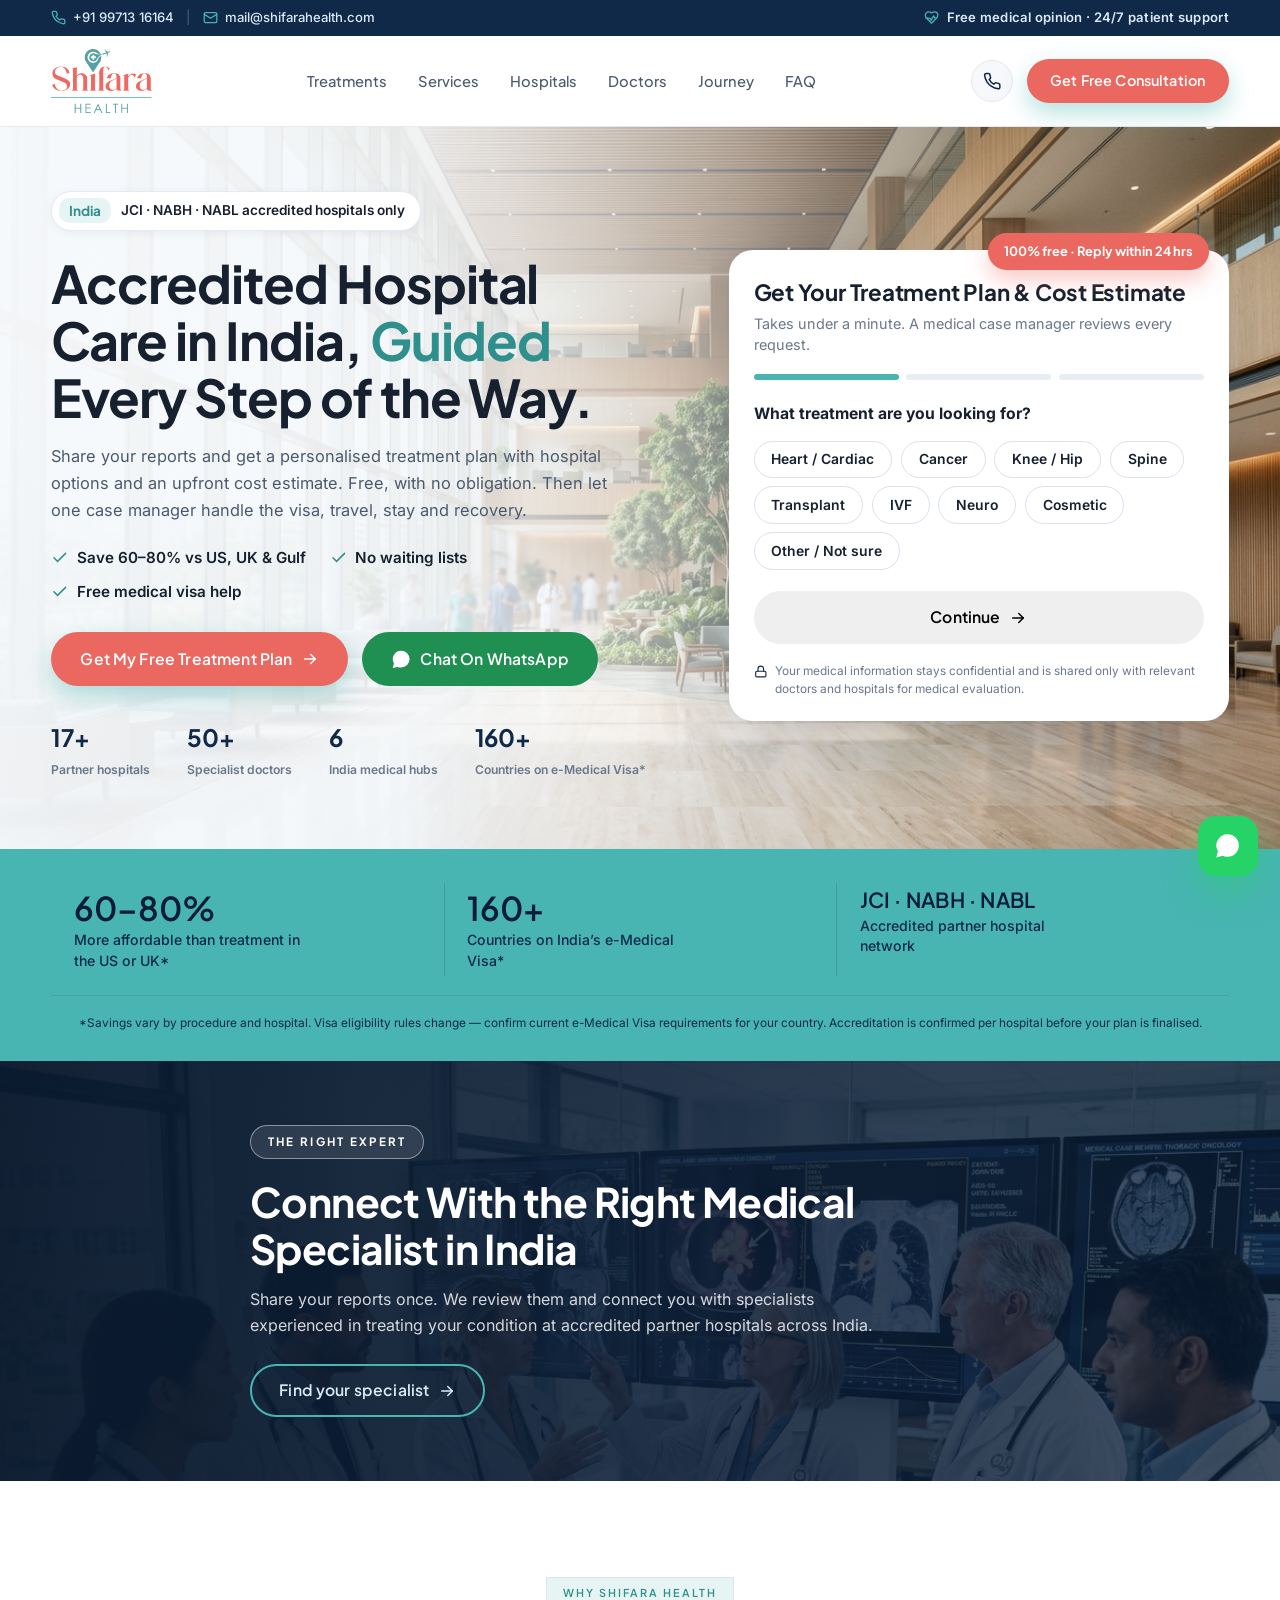
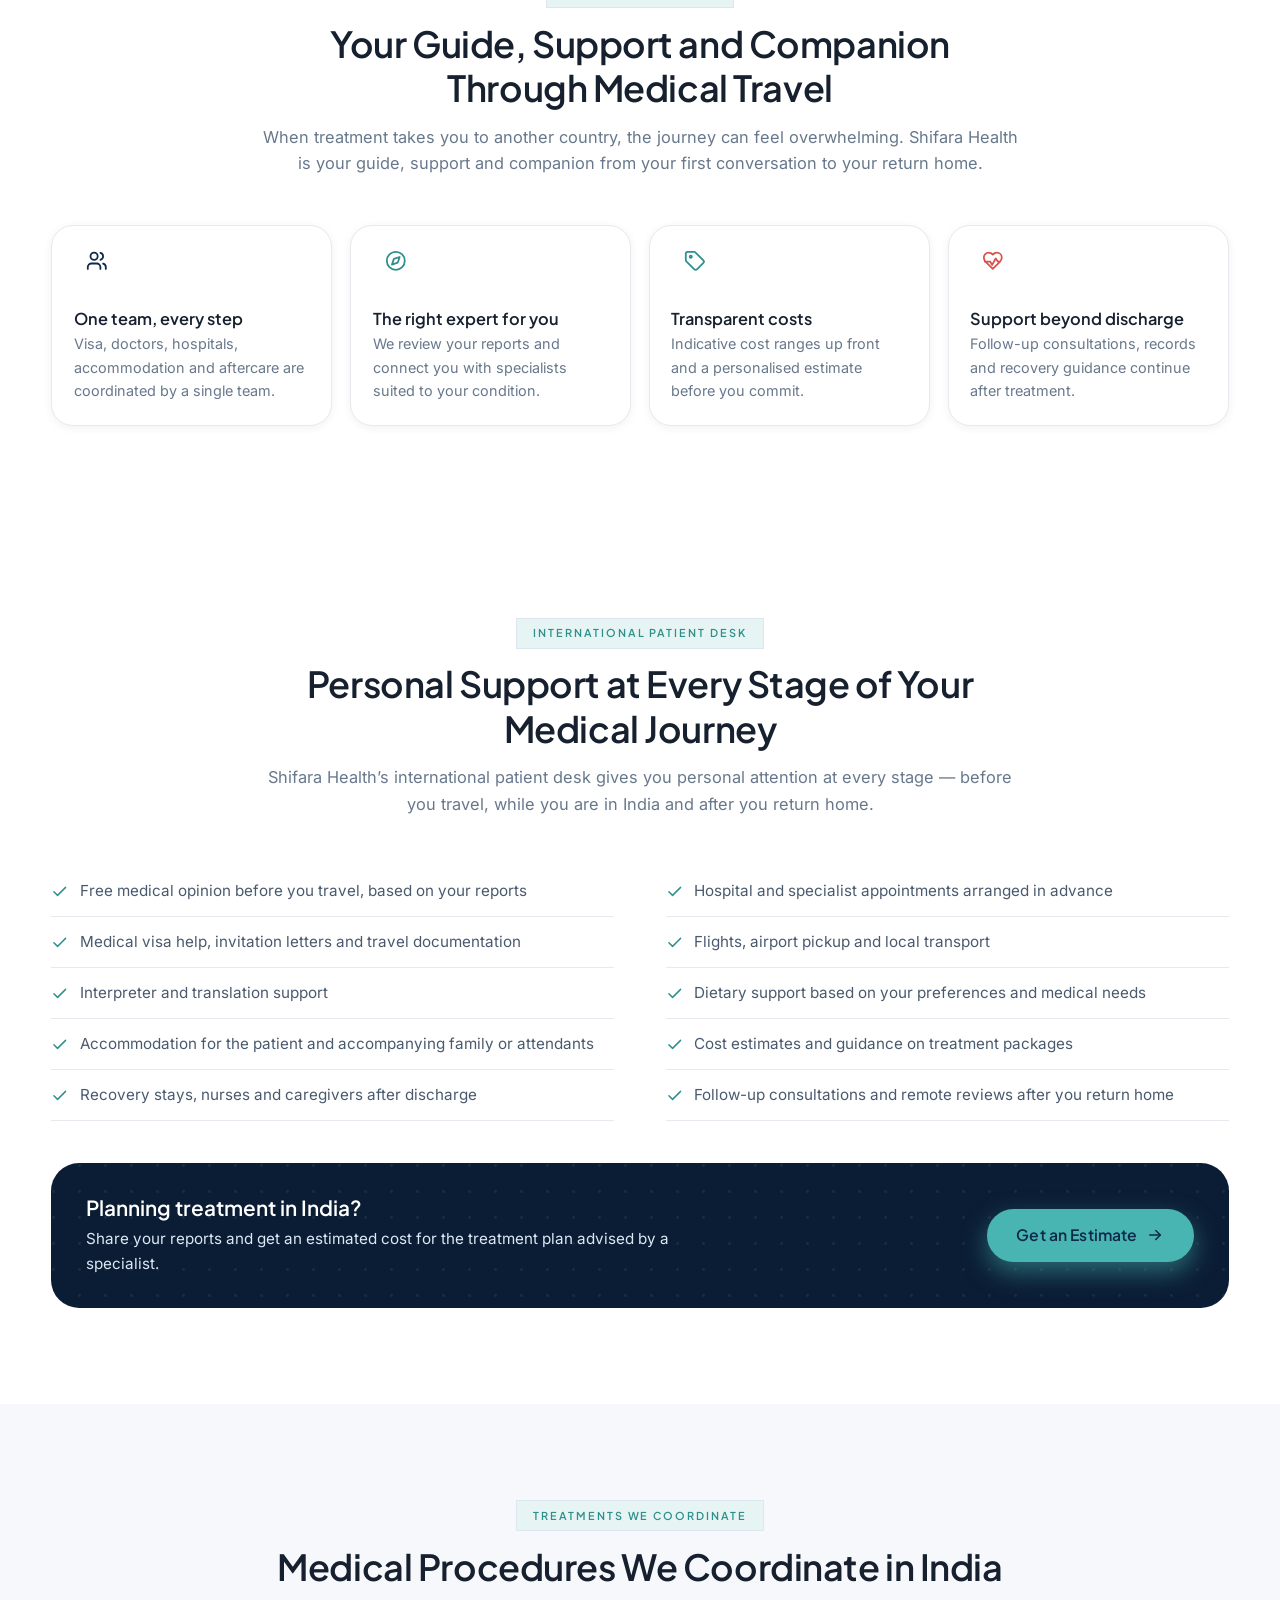
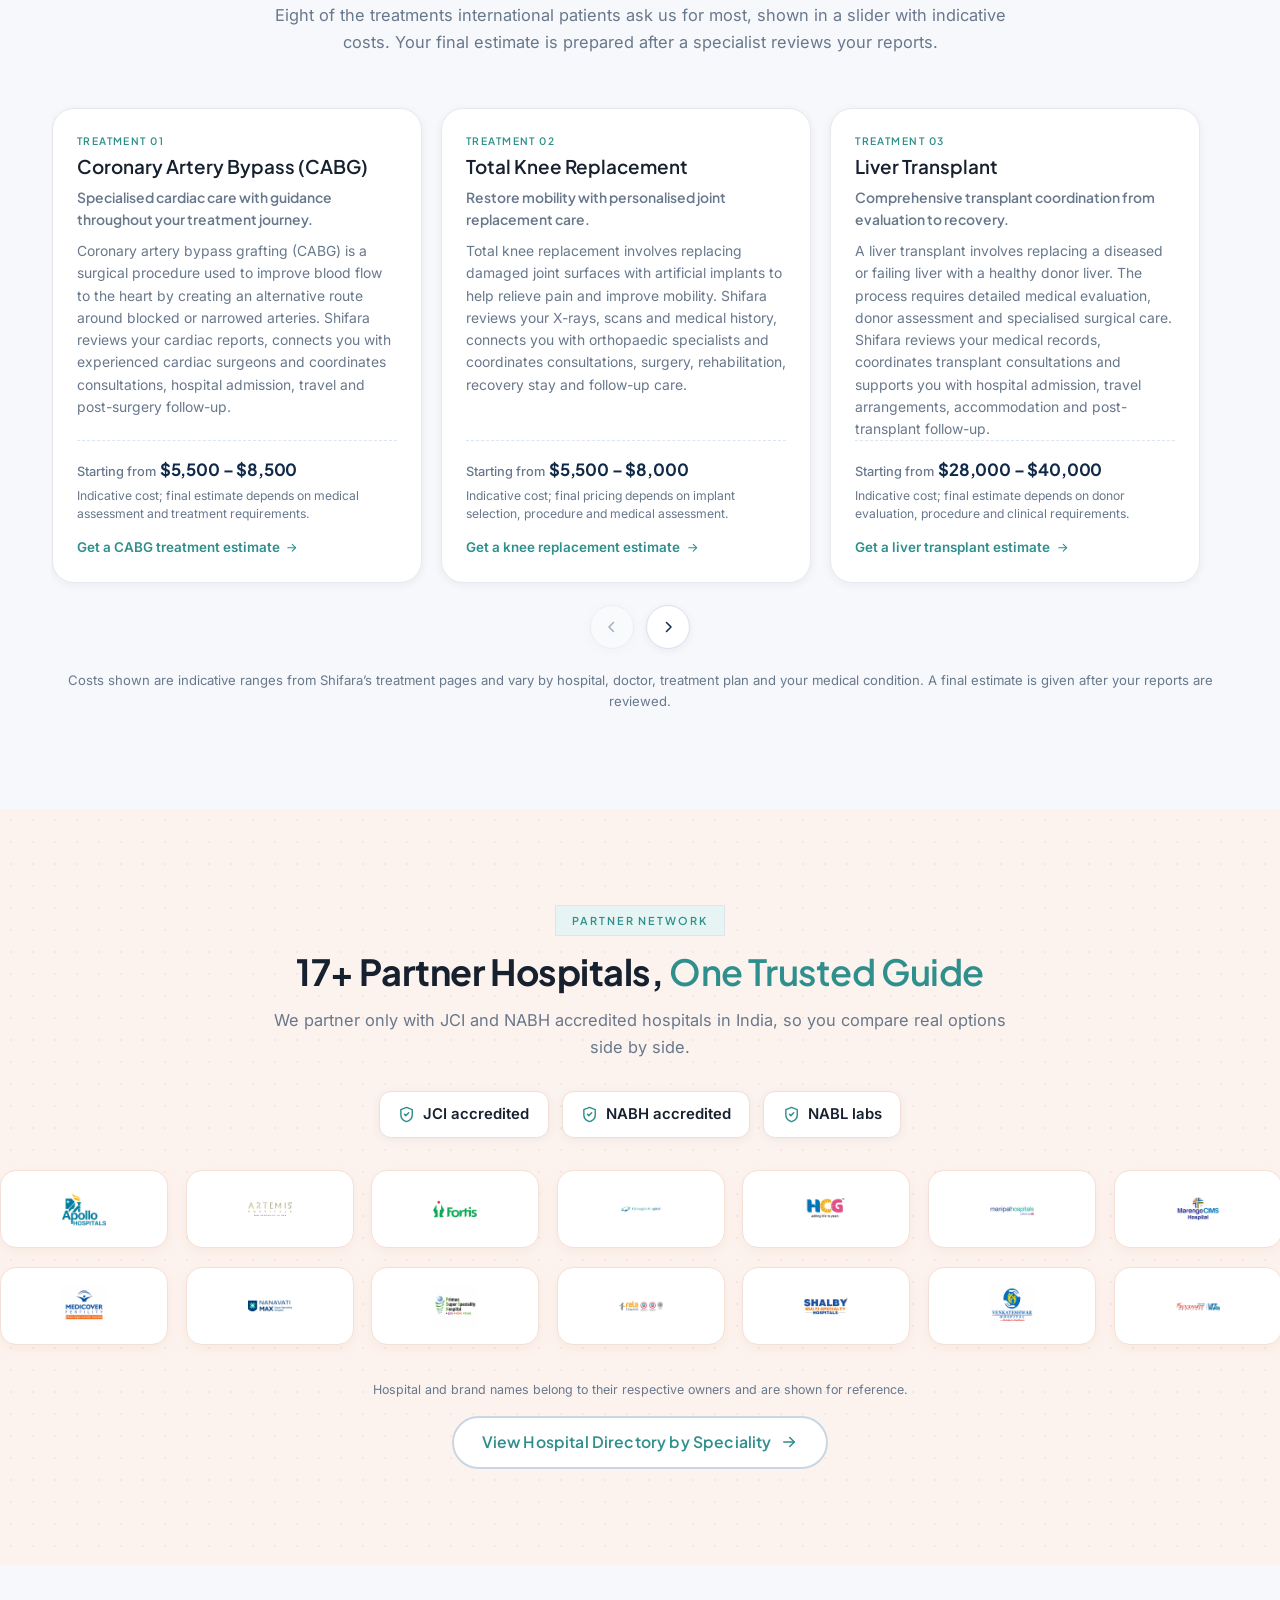
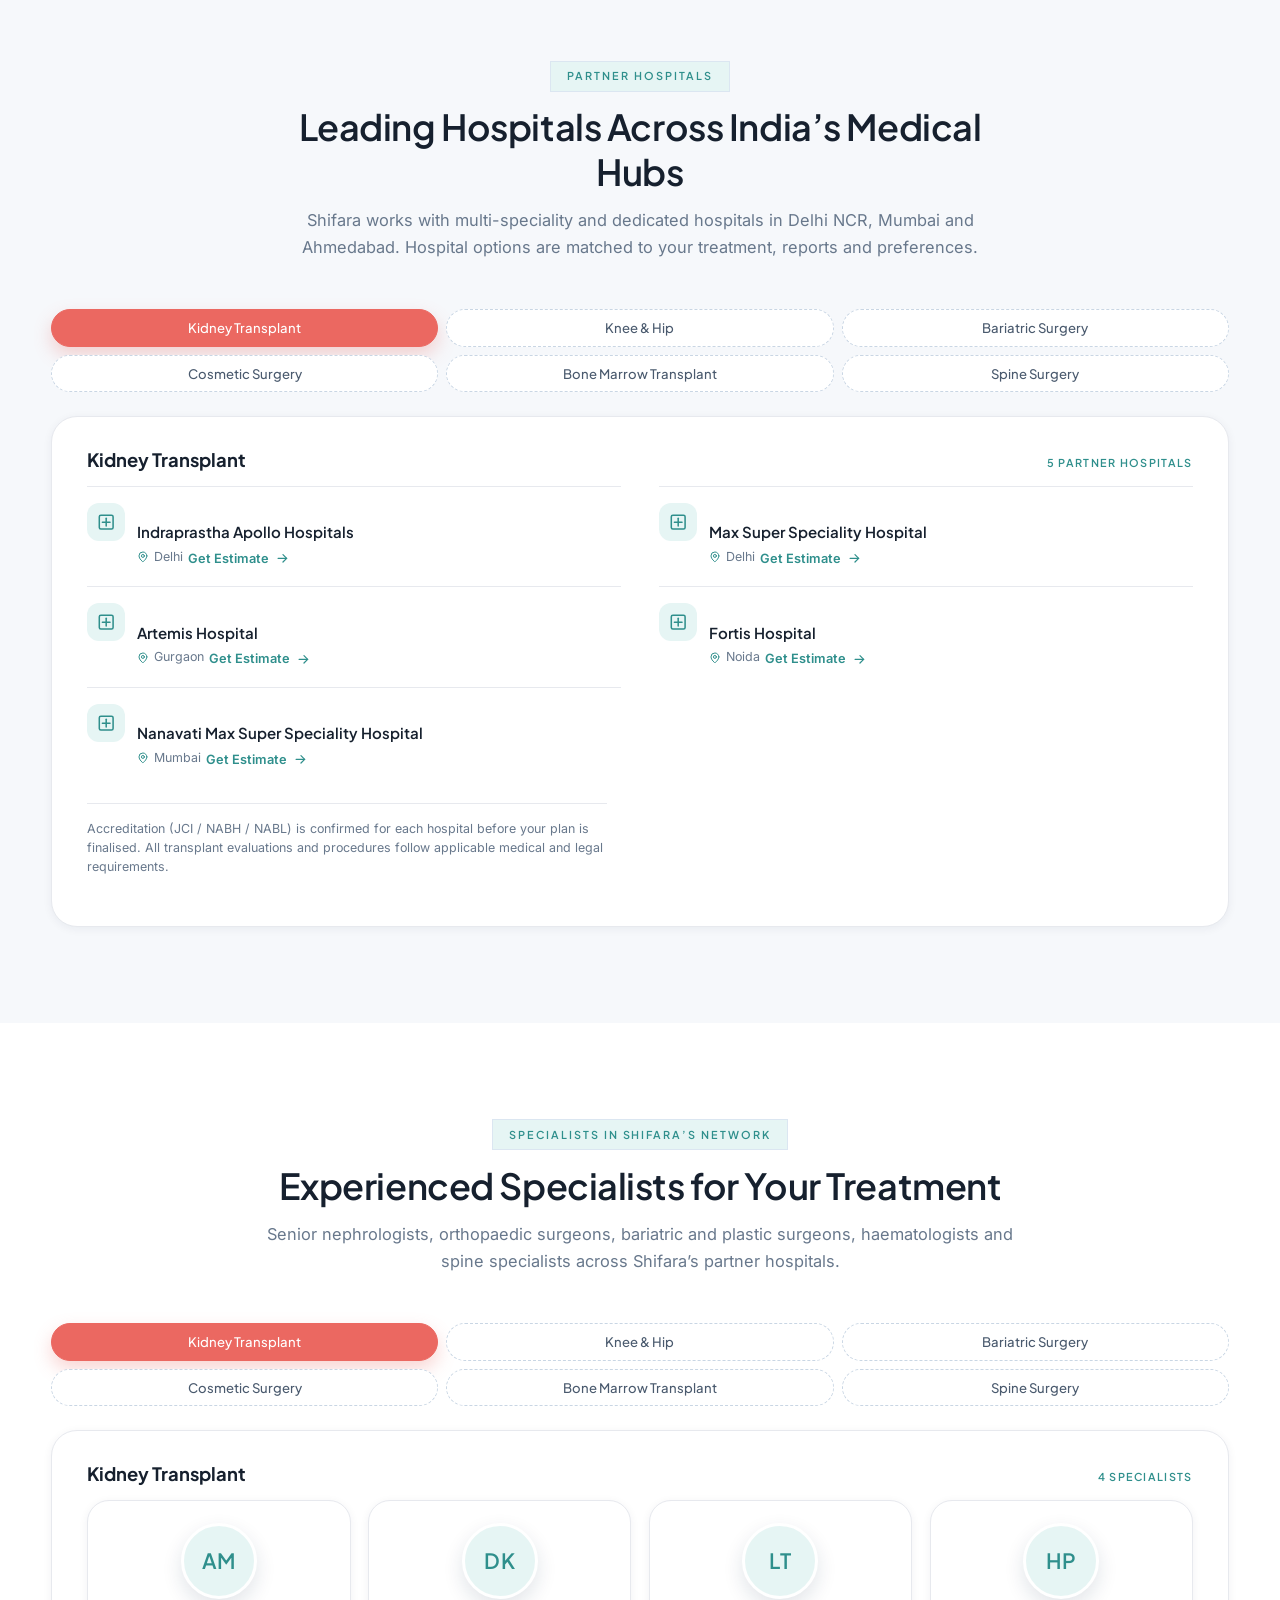
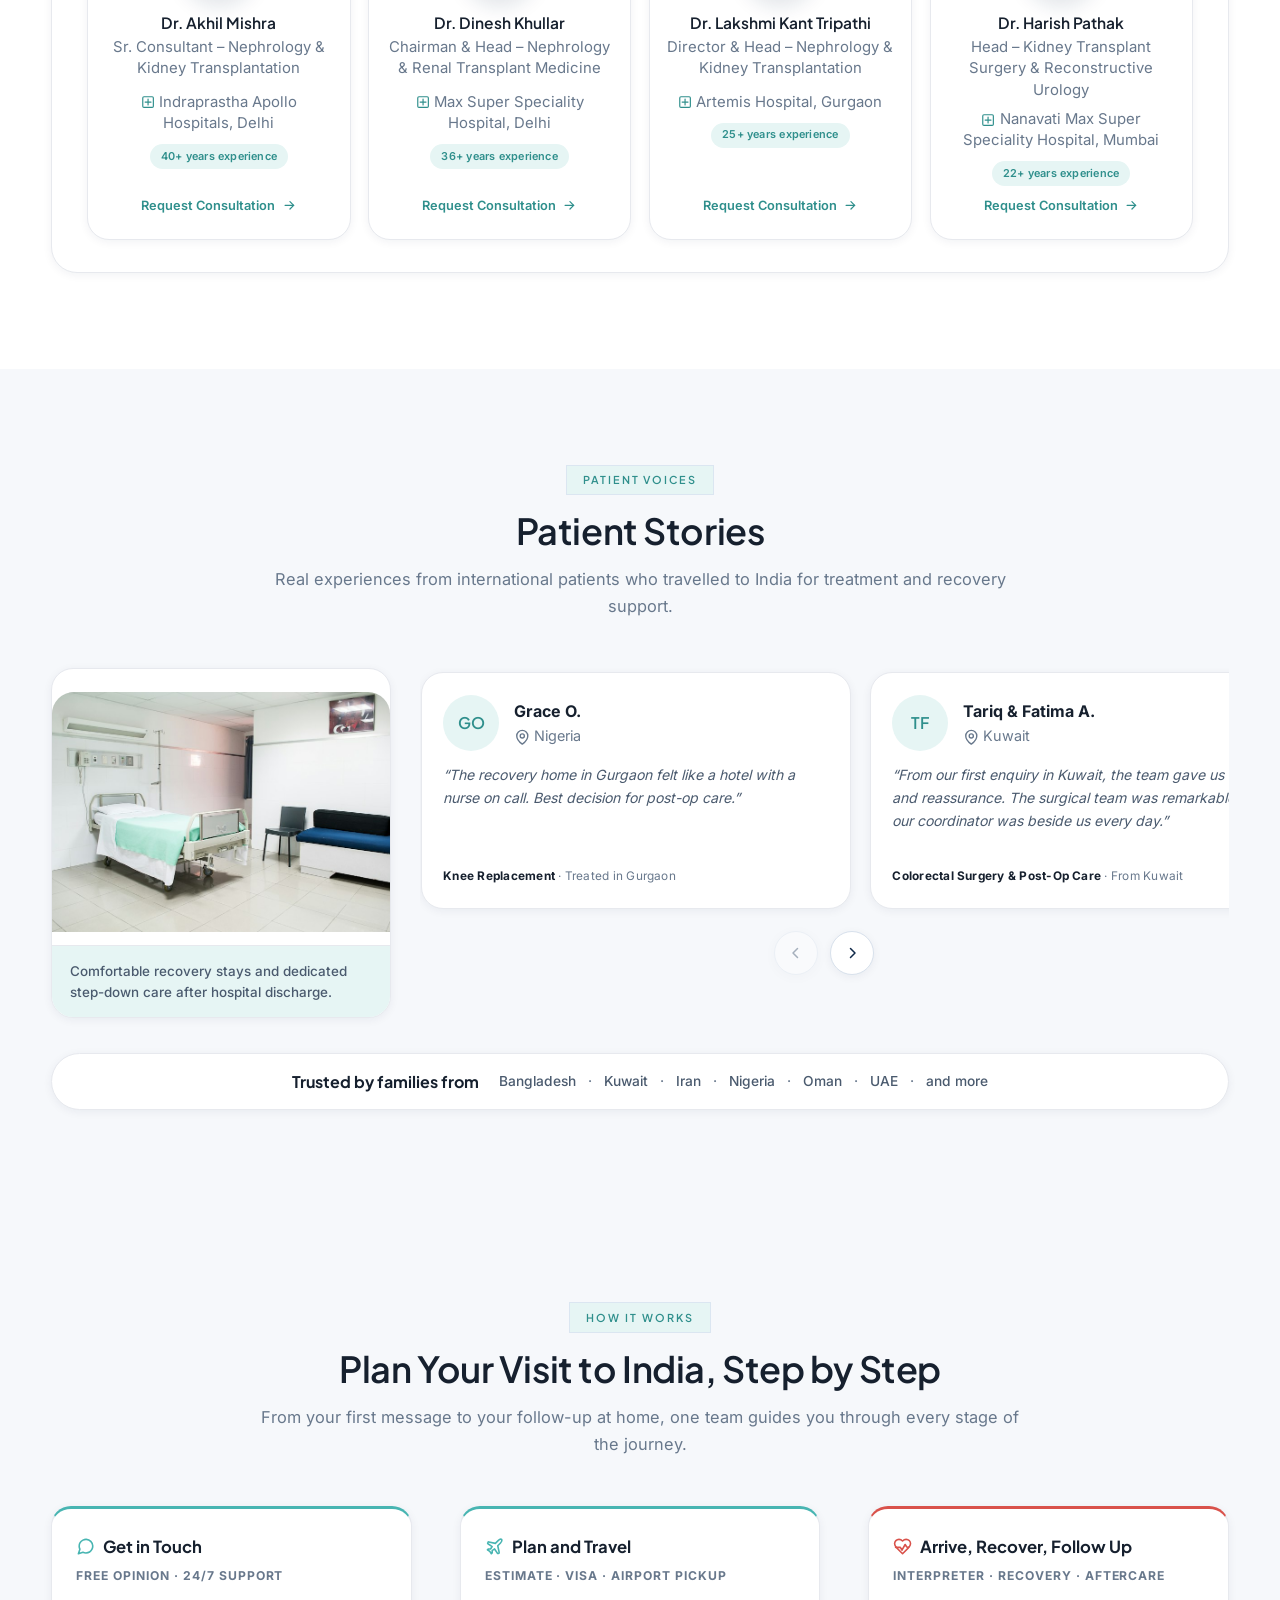
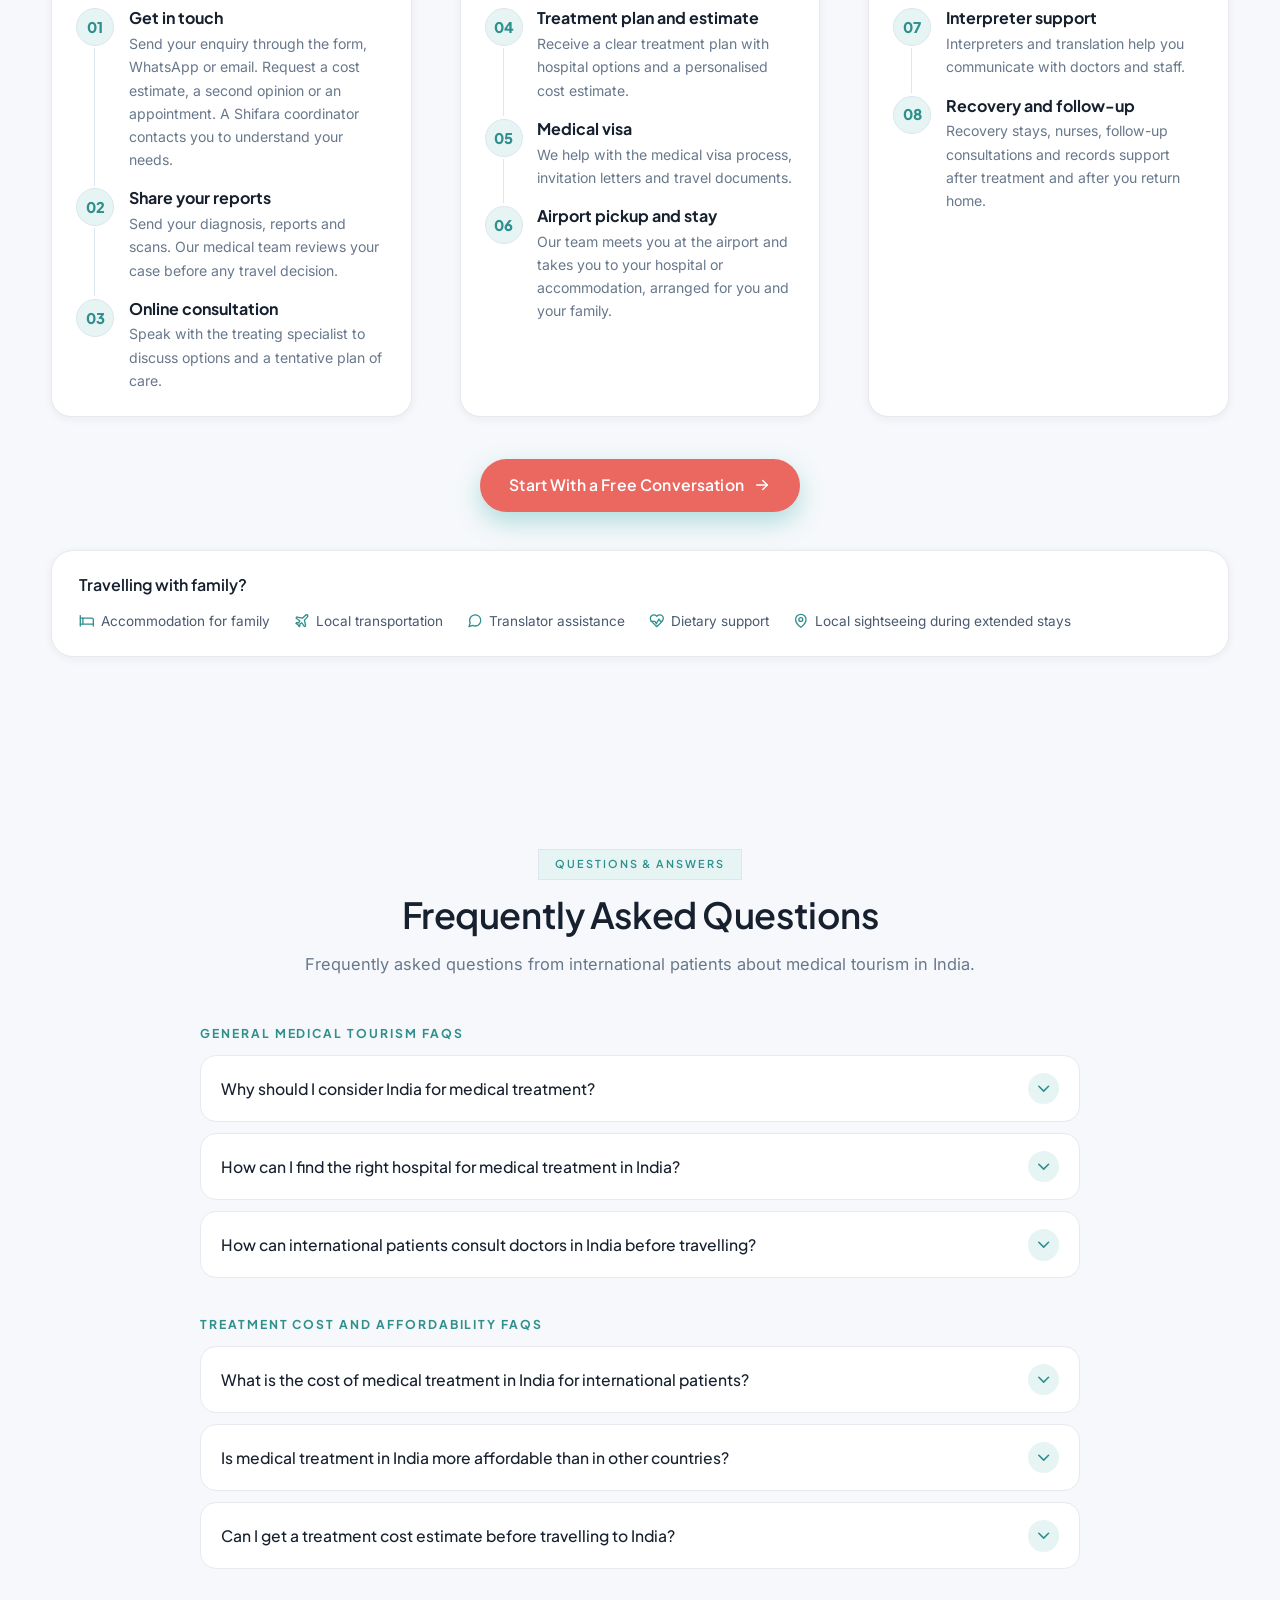
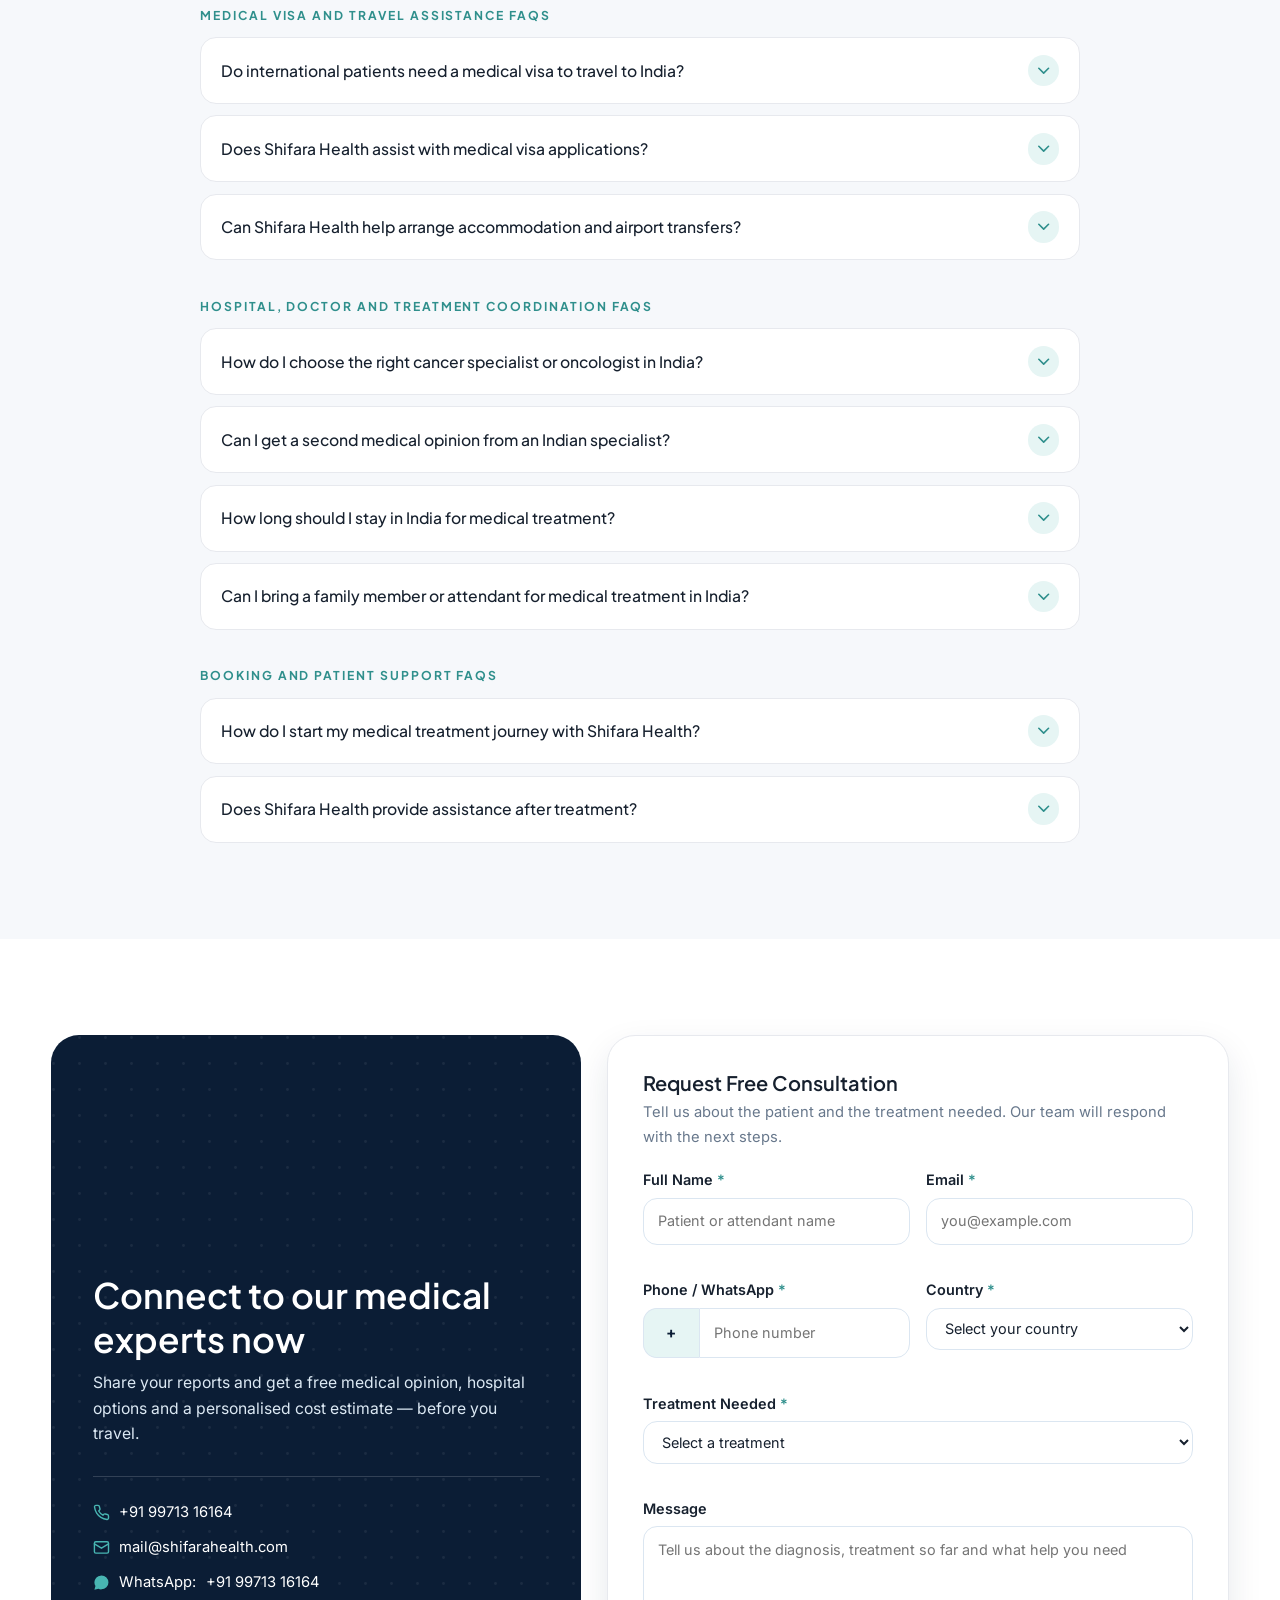
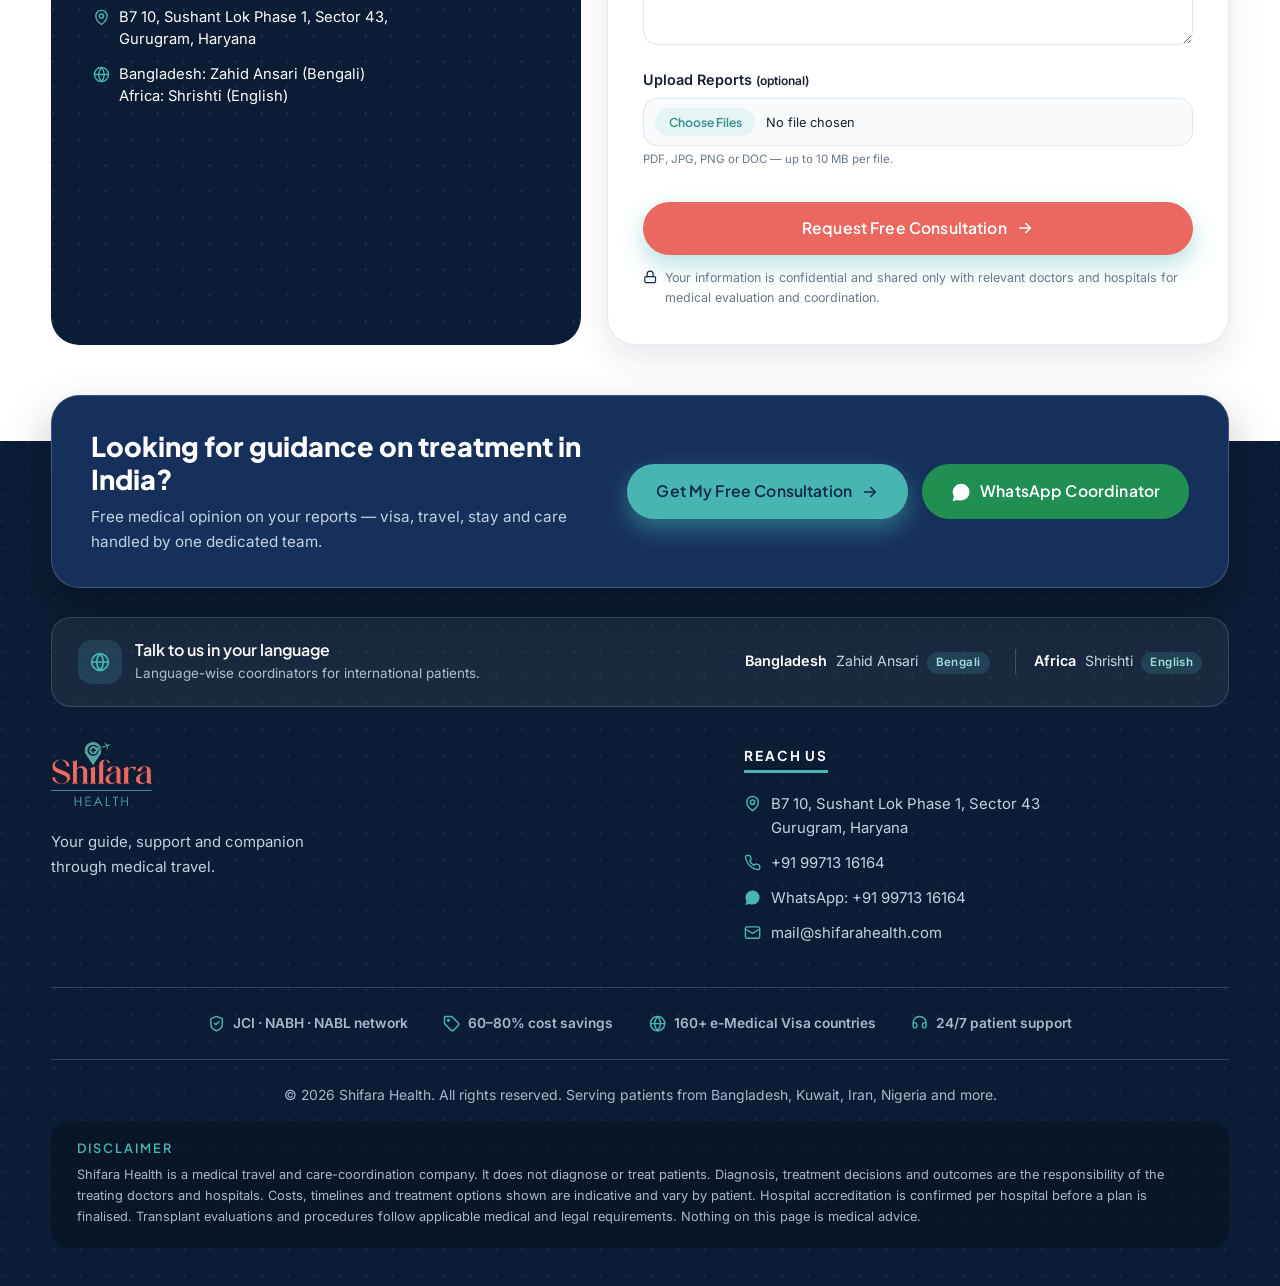
<file: International Patient/index.html>
<!DOCTYPE html>
<html lang="en">
<head>
  <meta charset="UTF-8">

  <!-- Google Tag Manager -->
  <script async src="https://www.googletagmanager.com/gtm.js?id=GTM-TSCMNPLR"></script>
  <script>
    window.dataLayer = window.dataLayer || [];
    function gtag(){dataLayer.push(arguments);}
    gtag('js', new Date());
  </script>
  <meta name="viewport" content="width=device-width, initial-scale=1.0">

  <!-- ============================================================
       SEO — International Patients / Medical Tourism landing page
  ============================================================= -->
  <title>Medical Treatment in India | Shifara Health</title>
  <meta name="description" content="Get JCI/NABH-accredited treatment in India at 60–80% lower cost. Shifara handles hospitals, visas, travel and recovery. Free consultation.">
  <meta name="robots" content="index, follow">

  <!-- Open Graph -->
  <meta property="og:type" content="website">
  <meta property="og:title" content="Medical Treatment in India | Shifara Health">
  <meta property="og:description" content="Get JCI/NABH-accredited treatment in India at 60–80% lower cost. Shifara handles hospitals, visas, travel and recovery. Free consultation.">
  <meta property="og:image" content="assets/images/hero-bg.jpg">
  <meta name="theme-color" content="#102949">

  <!-- Favicon -->
  <link rel="icon" type="image/png" href="assets/images/favicon.png">

  <!-- Fonts (self-hosted — no external requests) -->
  <link rel="preload" as="font" type="font/woff2" href="assets/fonts/plus-jakarta-sans.woff2" crossorigin>
  <link rel="preload" as="font" type="font/woff2" href="assets/fonts/inter.woff2" crossorigin>
  <link rel="stylesheet" href="css/fonts.css">

  <!-- Hero banner: load the image immediately -->
  <link rel="preload" as="image" href="assets/images/hero-bg.jpg" fetchpriority="high">

  <!-- Styles -->
  <link rel="stylesheet" href="css/style.css">

  <!-- No-JS fallbacks: keep reveal content visible, show a form note -->
  <noscript>
    <style>
      .reveal { opacity: 1 !important; transform: none !important; }
      .noscript-only { display: block !important; }
      .plan-step { display: block !important; }
      .plan-actions, .plan-progress, .plan-flag, .plan-error { display: none !important; }
    </style>
  </noscript>

  <!--
    FAQ structured data. Keep the JSON-LD answers in sync with the
    visible FAQ accordion below.
  -->
  <script type="application/ld+json">
  {
    "@context": "https://schema.org",
    "@type": "FAQPage",
    "mainEntity": [
      {"@type": "Question","name": "Why should I consider India for medical treatment?","acceptedAnswer": {"@type": "Answer","text": "India offers a range of medical treatment options across multiple specialities, including cardiac care, oncology, orthopaedics, organ transplantation and fertility treatment. International patients can explore hospitals, specialist consultations and treatment estimates based on their medical requirements."}},
      {"@type": "Question","name": "How can I find the right hospital for medical treatment in India?","acceptedAnswer": {"@type": "Answer","text": "Finding the right hospital depends on your medical condition, treatment requirements, doctor availability and budget. Shifara Health helps international patients explore suitable hospitals, connect with relevant specialists and coordinate medical consultations in India."}},
      {"@type": "Question","name": "How can international patients consult doctors in India before travelling?","acceptedAnswer": {"@type": "Answer","text": "International patients can share their medical reports, diagnostic results and treatment history for an initial review. Based on doctor availability, Shifara Health helps coordinate online medical consultations and treatment discussions before travel."}},
      {"@type": "Question","name": "What is the cost of medical treatment in India for international patients?","acceptedAnswer": {"@type": "Answer","text": "The cost of medical treatment in India varies depending on the procedure, hospital, specialist, medical condition and length of stay. Patients can request personalised treatment estimates after sharing their medical reports and requirements."}},
      {"@type": "Question","name": "Is medical treatment in India more affordable than in other countries?","acceptedAnswer": {"@type": "Answer","text": "Treatment costs in India may be lower than in several other countries, depending on the procedure and hospital. International patients can compare treatment estimates, understand what is included and review available medical care options before making a decision."}},
      {"@type": "Question","name": "Can I get a treatment cost estimate before travelling to India?","acceptedAnswer": {"@type": "Answer","text": "Yes. You can share your medical reports, diagnosis and treatment history to request an indicative treatment estimate. The final cost is subject to specialist evaluation, hospital assessment and the treatment plan."}},
      {"@type": "Question","name": "Do international patients need a medical visa to travel to India?","acceptedAnswer": {"@type": "Answer","text": "Foreign nationals travelling to India for medical treatment may be eligible for an Indian e-Medical Visa or another applicable visa category, subject to nationality and government requirements. Patients should check the latest eligibility criteria before applying."}},
      {"@type": "Question","name": "Does Shifara Health assist with medical visa applications?","acceptedAnswer": {"@type": "Answer","text": "Shifara Health can guide international patients through the medical travel process, including information about medical visa requirements, hospital documentation and travel coordination. Visa approval remains subject to the relevant Indian authorities."}},
      {"@type": "Question","name": "Can Shifara Health help arrange accommodation and airport transfers?","acceptedAnswer": {"@type": "Answer","text": "Shifara Health can assist patients in coordinating travel-related requirements, including accommodation guidance, airport transfers and hospital visits, depending on the services available at the selected location."}},
      {"@type": "Question","name": "How do I choose the right cancer specialist or oncologist in India?","acceptedAnswer": {"@type": "Answer","text": "Choosing an oncologist depends on the type of cancer, stage, recommended treatment and specialist experience. Shifara Health helps patients explore relevant oncology specialists and coordinate consultations based on their medical reports."}},
      {"@type": "Question","name": "Can I get a second medical opinion from an Indian specialist?","acceptedAnswer": {"@type": "Answer","text": "Yes. International patients can share their existing diagnosis, investigation reports and treatment recommendations to request a second medical opinion, subject to specialist availability and review."}},
      {"@type": "Question","name": "How long should I stay in India for medical treatment?","acceptedAnswer": {"@type": "Answer","text": "The required stay depends on the procedure, recovery period, follow-up appointments and individual medical condition. The treating hospital can provide an estimated duration after reviewing the treatment plan."}},
      {"@type": "Question","name": "Can I bring a family member or attendant for medical treatment in India?","acceptedAnswer": {"@type": "Answer","text": "Yes. International patients may travel with eligible attendants, subject to applicable visa requirements. The number of attendants and visa category should be confirmed before travel."}},
      {"@type": "Question","name": "How do I start my medical treatment journey with Shifara Health?","acceptedAnswer": {"@type": "Answer","text": "You can begin by submitting your medical reports and treatment requirements through the enquiry form. The team can help coordinate an initial review, connect you with relevant hospitals and specialists, and guide you through the next steps."}},
      {"@type": "Question","name": "Does Shifara Health provide assistance after treatment?","acceptedAnswer": {"@type": "Answer","text": "Shifara Health can help coordinate post-treatment follow-ups with the selected hospital and provide guidance regarding medical records, recovery instructions and further consultations, depending on the services arranged."}}
    ]
  }
  </script>
</head>
<body>
  <a class="skip-link" href="#main">Skip to main content</a>

  <!-- ============================================================
       SVG ICON SPRITE  (stroke-based, inherits currentColor)
  ============================================================= -->
  <svg xmlns="http://www.w3.org/2000/svg" style="display:none" aria-hidden="true">
    <defs>
      <symbol id="i-check" viewBox="0 0 24 24"><path d="M20 6 9 17l-5-5"/></symbol>
      <symbol id="i-chevron" viewBox="0 0 24 24"><path d="m6 9 6 6 6-6"/></symbol>
      <symbol id="i-chevl" viewBox="0 0 24 24"><path d="m14 18-6-6 6-6"/></symbol>
      <symbol id="i-chevr" viewBox="0 0 24 24"><path d="m10 6 6 6-6 6"/></symbol>
      <symbol id="i-pause" viewBox="0 0 24 24"><path d="M9 4v16"/><path d="M15 4v16"/></symbol>
      <symbol id="i-play" viewBox="0 0 24 24"><path d="m7 4 12 8-12 8z"/></symbol>
      <symbol id="i-arrow" viewBox="0 0 24 24"><path d="M5 12h14"/><path d="m13 6 6 6-6 6"/></symbol>
      <symbol id="i-phone" viewBox="0 0 24 24"><path d="M22 16.92v3a2 2 0 0 1-2.18 2 19.79 19.79 0 0 1-8.63-3.07 19.5 19.5 0 0 1-6-6 19.79 19.79 0 0 1-3.07-8.67A2 2 0 0 1 4.11 2h3a2 2 0 0 1 2 1.72 12.84 12.84 0 0 0 .7 2.81 2 2 0 0 1-.45 2.11L8.09 9.91a16 16 0 0 0 6 6l1.27-1.27a2 2 0 0 1 2.11-.45 12.84 12.84 0 0 0 2.81.7A2 2 0 0 1 22 16.92z"/></symbol>
      <symbol id="i-whatsapp" viewBox="0 0 24 24"><path fill="currentColor" stroke="none" d="M12 2a9.9 9.9 0 0 0-8.53 14.97L2 22.5l5.68-1.43A9.9 9.9 0 0 0 12 21.8h.01A9.9 9.9 0 0 0 12 2Zm5.47 14.38c-.3-.15-1.76-.87-2.03-.97-.27-.1-.47-.15-.67.15-.2.3-.77.97-.94 1.16-.17.2-.35.22-.64.08-.3-.15-1.26-.47-2.39-1.48-.88-.79-1.48-1.76-1.65-2.06-.17-.3-.02-.46.13-.6.13-.14.3-.35.44-.53.15-.17.2-.3.3-.5.1-.2.05-.37-.03-.52-.07-.15-.67-1.61-.91-2.2-.24-.58-.49-.5-.67-.51h-.57c-.2 0-.52.07-.8.37-.27.3-1.04 1.02-1.04 2.48 0 1.46 1.07 2.88 1.22 3.08.15.2 2.1 3.2 5.08 4.49.71.3 1.26.49 1.7.62.7.23 1.36.2 1.87.12.57-.08 1.76-.72 2-1.41.25-.7.25-1.29.18-1.41-.08-.13-.28-.2-.57-.35Z"/></symbol>
      <symbol id="i-shield" viewBox="0 0 24 24"><path d="M20 13c0 5-3.5 7.5-8 9-4.5-1.5-8-4-8-9V5l8-3 8 3z"/><path d="m9 11.5 2 2 4-4"/></symbol>
      <symbol id="i-globe" viewBox="0 0 24 24"><circle cx="12" cy="12" r="10"/><path d="M2 12h20"/><path d="M12 2a15.3 15.3 0 0 1 4 10 15.3 15.3 0 0 1-4 10 15.3 15.3 0 0 1-4-10 15.3 15.3 0 0 1 4-10z"/></symbol>
      <symbol id="i-plane" viewBox="0 0 24 24"><path d="M17.8 19.2 16 11l3.5-3.5C21 6 21.5 4 21 3c-1-.5-3 0-4.5 1.5L13 8 4.8 6.2c-.5-.1-.9.1-1.1.5l-.3.5c-.2.5-.1 1 .3 1.3L9 12l-2 3H4l-1 1 3 2 2 3 1-1v-3l3-2 3.5 5.3c.3.4.8.5 1.3.3l.5-.2c.4-.3.6-.7.5-1.2z"/></symbol>
      <symbol id="i-bed" viewBox="0 0 24 24"><path d="M2 4v16"/><path d="M2 8h18a2 2 0 0 1 2 2v10"/><path d="M2 17h20"/><path d="M6 8v9"/></symbol>
      <symbol id="i-heart" viewBox="0 0 24 24"><path d="M19 14c1.49-1.46 3-3.21 3-5.5A5.5 5.5 0 0 0 16.5 3c-1.76 0-3 .5-4.5 2-1.5-1.5-2.74-2-4.5-2A5.5 5.5 0 0 0 2 8.5c0 2.3 1.5 4.05 3 5.5l7 7Z"/><path d="M3.22 13H9.24l2 3.6 4-7.2 2.52 3.6h2.02"/></symbol>
      <symbol id="i-users" viewBox="0 0 24 24"><path d="M16 21v-2a4 4 0 0 0-4-4H6a4 4 0 0 0-4 4v2"/><circle cx="9" cy="7" r="4"/><path d="M22 21v-2a4 4 0 0 0-3-3.87"/><path d="M16 3.13a4 4 0 0 1 0 7.75"/></symbol>
      <symbol id="i-hospital" viewBox="0 0 24 24"><rect x="3" y="3" width="18" height="18" rx="2"/><path d="M12 7v10"/><path d="M7 12h10"/></symbol>
      <symbol id="i-compass" viewBox="0 0 24 24"><circle cx="12" cy="12" r="10"/><path d="m16.24 7.76-2.12 6.36-6.36 2.12 2.12-6.36 6.36-2.12z"/></symbol>
      <symbol id="i-file" viewBox="0 0 24 24"><path d="M14 2H6a2 2 0 0 0-2 2v16a2 2 0 0 0 2 2h12a2 2 0 0 0 2-2V8z"/><path d="M14 2v6h6"/><path d="M16 13H8"/><path d="M16 17H8"/></symbol>
      <symbol id="i-video" viewBox="0 0 24 24"><rect x="2" y="6" width="14" height="12" rx="2"/><path d="m22 8-6 4 6 4V8"/></symbol>
      <symbol id="i-chat" viewBox="0 0 24 24"><path d="M21 11.5a8.38 8.38 0 0 1-.9 3.8 8.5 8.5 0 0 1-7.6 4.7 8.38 8.38 0 0 1-3.8-.9L3 21l1.9-5.7a8.38 8.38 0 0 1-.9-3.8 8.5 8.5 0 0 1 4.7-7.6 8.38 8.38 0 0 1 3.8-.9h.5a8.48 8.48 0 0 1 8 8v.5z"/></symbol>
      <symbol id="i-headset" viewBox="0 0 24 24"><path d="M3 11h3a2 2 0 0 1 2 2v3a2 2 0 0 1-2 2H5a2 2 0 0 1-2-2v-5a9 9 0 0 1 18 0v5a2 2 0 0 1-2 2h-1a2 2 0 0 1-2-2v-3a2 2 0 0 1 2-2h3"/></symbol>
      <symbol id="i-clock" viewBox="0 0 24 24"><circle cx="12" cy="12" r="10"/><path d="M12 6v6l4 2"/></symbol>
      <symbol id="i-tag" viewBox="0 0 24 24"><path d="M12.586 2.586A2 2 0 0 0 11.172 2H4a2 2 0 0 0-2 2v7.172a2 2 0 0 0 .586 1.414l8.704 8.704a2.426 2.426 0 0 0 3.42 0l6.58-6.58a2.426 2.426 0 0 0 0-3.42z"/><circle cx="7.5" cy="7.5" r="1.2"/></symbol>
      <symbol id="i-home" viewBox="0 0 24 24"><path d="m3 9 9-7 9 7v11a2 2 0 0 1-2 2H5a2 2 0 0 1-2-2z"/><path d="M9 22V12h6v10"/></symbol>
      <symbol id="i-zap" viewBox="0 0 24 24"><path d="M13 2 3 14h9l-1 8 10-12h-9l1-8z"/></symbol>
      <symbol id="i-mail" viewBox="0 0 24 24"><rect x="2" y="4" width="20" height="16" rx="2"/><path d="m22 7-10 6L2 7"/></symbol>
      <symbol id="i-lock" viewBox="0 0 24 24"><rect x="3" y="11" width="18" height="10" rx="2"/><path d="M7 11V7a5 5 0 0 1 10 0v4"/></symbol>
      <symbol id="i-map" viewBox="0 0 24 24"><path d="M20 10c0 6-8 12-8 12s-8-6-8-12a8 8 0 0 1 16 0Z"/><circle cx="12" cy="10" r="3"/></symbol>
      <symbol id="i-x" viewBox="0 0 24 24"><path d="M18 6 6 18"/><path d="m6 6 12 12"/></symbol>
      <symbol id="i-user" viewBox="0 0 24 24"><path d="M19 21v-2a4 4 0 0 0-4-4H9a4 4 0 0 0-4 4v2"/><circle cx="12" cy="7" r="4"/></symbol>
    </defs>
  </svg>

  <!-- ============================================================
       HEADER — logo, phone, one CTA
       Contact values are injected from js/script.js CONFIG.
  ============================================================= -->
  <header class="site-header" id="siteHeader">
    <!-- Utility top bar -->
    <div class="topbar">
      <div class="container topbar-inner">
        <div class="topbar-contact">
          <a data-contact="phoneLink" href="#" data-event="call_click">
            <svg class="ic" aria-hidden="true"><use href="#i-phone"/></svg>
            <span data-contact="phoneText">+91 99713 16164</span>
          </a>
          <span class="topbar-sep" aria-hidden="true">|</span>
          <a data-contact="mailLink" href="#" data-event="email_click">
            <svg class="ic" aria-hidden="true"><use href="#i-mail"/></svg>
            <span data-contact="mailText">mail@shifarahealth.com</span>
          </a>
        </div>
        <p class="topbar-note"><svg class="ic" aria-hidden="true"><use href="#i-heart"/></svg> Free medical opinion · 24/7 patient support</p>
      </div>
    </div>

    <!-- Main navbar: on-page anchors only -->
    <nav class="navbar" aria-label="Page navigation">
      <div class="container navbar-inner">
        <a class="logo" href="#top" aria-label="Shifara Health – home">
          <img class="logo-img" src="assets/images/shifara-logo.png" alt="Shifara Health" width="378" height="240">
        </a>

        <ul class="nav-links" id="navLinks">
          <li><a href="#procedures">Treatments</a></li>
          <li><a href="#services">Services</a></li>
          <li><a href="#hospitals">Hospitals</a></li>
          <li><a href="#doctors">Doctors</a></li>
          <li><a href="#journey">Journey</a></li>
          <li><a href="#faqs">FAQ</a></li>
        </ul>

        <div class="nav-actions">
          <a class="nav-phone" data-contact="phoneLink" href="#" data-event="call_click" aria-label="Call us">
            <svg class="ic" aria-hidden="true"><use href="#i-phone"/></svg>
          </a>
          <a class="btn btn-primary btn-header" href="#lead-form" data-event="form_intent">Get Free Consultation</a>
          <button class="nav-toggle" id="navToggle" aria-expanded="false" aria-controls="navDrawer" aria-label="Open menu">
            <span></span><span></span><span></span>
          </button>
        </div>
      </div>
    </nav>

    <!-- Mobile drawer -->
    <div class="nav-drawer" id="navDrawer" hidden>
      <ul class="drawer-links">
        <li><a href="#procedures">Treatments</a></li>
        <li><a href="#services">Services</a></li>
        <li><a href="#hospitals">Hospitals</a></li>
        <li><a href="#doctors">Doctors</a></li>
        <li><a href="#journey">Journey</a></li>
        <li><a href="#faqs">FAQ</a></li>
      </ul>
      <div class="drawer-actions">
        <a class="btn btn-primary btn-block" href="#lead-form" data-event="form_intent">Get My Free Consultation</a>
        <a class="btn btn-whatsapp btn-block" data-contact="waLink" href="#" target="_blank" rel="noopener" data-event="whatsapp_click">
          <svg class="ic" aria-hidden="true"><use href="#i-whatsapp"/></svg> WhatsApp Coordinator
        </a>
        <a class="drawer-phone" data-contact="phoneLink" href="#" data-event="call_click">
          <svg class="ic" aria-hidden="true"><use href="#i-phone"/></svg>
          <span data-contact="phoneText">+91 99713 16164</span>
        </a>
      </div>
    </div>
  </header>

  <main id="main">

    <!-- ========================================================
         SECTION 1 — HERO  (primary conversion: free consultation)
    ========================================================== -->
    <section class="hero-bright" id="top">
      <div class="hb-media" aria-hidden="true">
        <img class="hb-img" src="assets/images/hero-bg.jpg" alt="" width="1376" height="768" fetchpriority="high">
        <span class="hb-veil"></span>
      </div>

      <div class="container hb-grid">
        <div class="hb-copy">
          <p class="hb-chip"><span class="hb-chip-country">India</span>JCI · NABH · NABL accredited hospitals only</p>
          <h1 class="hb-title">Accredited Hospital Care in&nbsp;India, <em>Guided</em> Every Step of&nbsp;the&nbsp;Way.</h1>
          <p class="hb-lead">Share your reports and get a personalised treatment plan with hospital options and an upfront cost estimate. Free, with no obligation. Then let one case manager handle the visa, travel, stay and recovery.</p>

          <ul class="hb-checks">
            <li><svg class="ic" aria-hidden="true"><use href="#i-check"/></svg> Save 60–80% vs US, UK &amp; Gulf</li>
            <li><svg class="ic" aria-hidden="true"><use href="#i-check"/></svg> No waiting lists</li>
            <li><svg class="ic" aria-hidden="true"><use href="#i-check"/></svg> Free medical visa help</li>
          </ul>

          <div class="hb-cta">
            <a class="btn btn-primary" href="#lead-form" data-event="form_intent">Get My Free Treatment Plan <svg class="ic" aria-hidden="true"><use href="#i-arrow"/></svg></a>
            <a class="btn btn-whatsapp" data-contact="waLink" href="#" target="_blank" rel="noopener" data-event="whatsapp_click">
              <svg class="ic" aria-hidden="true"><use href="#i-whatsapp"/></svg> Chat On WhatsApp
            </a>
          </div>

          <dl class="hb-stats">
            <div><dt>17+</dt><dd>Partner hospitals</dd></div>
            <div><dt>50+</dt><dd>Specialist doctors</dd></div>
            <div><dt>6</dt><dd>India medical hubs</dd></div>
            <div><dt>160+</dt><dd>Countries on e-Medical Visa*</dd></div>
          </dl>
        </div>

        <!-- 3-step treatment plan card -->
        <div class="plan-card" id="lead-form">
          <span class="plan-flag">100% free · Reply within 24 hrs</span>

          <div class="plan-head">
            <h2>Get Your Treatment Plan &amp; Cost Estimate</h2>
            <p>Takes under a minute. A medical case manager reviews every request.</p>
          </div>

          <div class="plan-progress" aria-hidden="true">
            <i class="is-on" data-seg="1"></i><i data-seg="2"></i><i data-seg="3"></i>
          </div>

          <!-- Submissions are stored by Formester (CONFIG.formesterEndpoint in
               js/script.js). With JavaScript the form is posted through a hidden
               iframe; these attributes keep the native fallback working. -->
          <form id="enquiryForm" data-lead-form data-success="formSuccess" novalidate
                action="https://app.formester.com/forms/4RkE3znWs/submissions"
                method="POST" enctype="multipart/form-data" accept-charset="UTF-8">
            <input type="hidden" name="formSource" value="International Patients landing page – hero">
            <input type="hidden" name="treatment" value="" data-plan-treatment>

            <!-- Step 1 · treatment -->
            <div class="plan-step is-active" data-step="1" tabindex="-1">
              <p class="plan-q">What treatment are you looking for?</p>
              <div class="plan-pills" role="group" aria-label="Treatment needed">
                <button type="button" class="plan-pill" data-value="Heart / Cardiac" aria-pressed="false">Heart / Cardiac</button>
                <button type="button" class="plan-pill" data-value="Cancer" aria-pressed="false">Cancer</button>
                <button type="button" class="plan-pill" data-value="Knee / Hip" aria-pressed="false">Knee / Hip</button>
                <button type="button" class="plan-pill" data-value="Spine" aria-pressed="false">Spine</button>
                <button type="button" class="plan-pill" data-value="Transplant" aria-pressed="false">Transplant</button>
                <button type="button" class="plan-pill" data-value="IVF" aria-pressed="false">IVF</button>
                <button type="button" class="plan-pill" data-value="Neuro" aria-pressed="false">Neuro</button>
                <button type="button" class="plan-pill" data-value="Cosmetic" aria-pressed="false">Cosmetic</button>
                <button type="button" class="plan-pill" data-value="Other / Not sure" aria-pressed="false">Other / Not sure</button>
              </div>
              <p class="plan-error" hidden>Please choose a treatment so a case manager can match the right specialist.</p>
              <div class="plan-actions">
                <button type="button" class="btn btn-navy btn-block" data-plan-next="2">Continue <svg class="ic" aria-hidden="true"><use href="#i-arrow"/></svg></button>
              </div>
            </div>

            <!-- Step 2 · contact details -->
            <div class="plan-step" data-step="2" tabindex="-1" hidden>
              <p class="plan-q">How can our case manager reach you?</p>

              <div class="field">
                <label for="fullName">Full Name <em>*</em></label>
                <input type="text" id="fullName" name="fullName" required autocomplete="name" placeholder="Patient or attendant name">
                <span class="err" data-err="fullName"></span>
              </div>

              <div class="field">
                <label for="phone">Phone / WhatsApp <em>*</em></label>
                <div class="phone-field">
                  <span class="dial" id="dialCode">+</span>
                  <input type="tel" id="phone" name="phone" required inputmode="numeric" maxlength="15" autocomplete="tel" placeholder="Phone number">
                </div>
                <span class="err" data-err="phone"></span>
              </div>

              <div class="field">
                <label for="country">Country <em>*</em></label>
                <select id="country" name="country" data-country required>
                  <option value="" disabled selected>Select your country</option>
                </select>
                <noscript>
                  <p class="noscript-note">The country list needs JavaScript. Please WhatsApp or call us and we will take your details directly.</p>
                </noscript>
                <span class="err" data-err="country"></span>
              </div>

              <div class="plan-actions plan-actions--split">
                <button type="button" class="btn btn-ghost-dark" data-plan-next="1">Back</button>
                <button type="button" class="btn btn-navy" data-plan-next="3">Continue <svg class="ic" aria-hidden="true"><use href="#i-arrow"/></svg></button>
              </div>
            </div>

            <!-- Step 3 · message + submit -->
            <div class="plan-step" data-step="3" tabindex="-1" hidden>
              <p class="plan-q">Anything the doctor should know?</p>

              <div class="field">
                <label for="message">Message <small>(optional)</small></label>
                <textarea id="message" name="message" rows="3" placeholder="Diagnosis, treatment tried so far, preferred city — anything that helps us prepare"></textarea>
              </div>

              <div class="plan-actions plan-actions--split">
                <button type="button" class="btn btn-ghost-dark" data-plan-next="2">Back</button>
                <button type="submit" class="btn btn-primary" data-event="form_submit">Get My Treatment Plan <svg class="ic" aria-hidden="true"><use href="#i-arrow"/></svg></button>
              </div>

              <p class="form-privacy">
                <svg class="ic" aria-hidden="true"><use href="#i-lock"/></svg>
                Your information is confidential and shared only with relevant doctors and hospitals for medical evaluation and coordination.
              </p>

              <p class="form-status" hidden>Something went wrong while sending your request. Please try again — or <a data-contact="waLink" href="#" target="_blank" rel="noopener" data-event="whatsapp_click">WhatsApp us</a> and we will take your details directly.</p>
            </div>
          </form>

          <!-- Shown after successful submission -->
          <div class="form-success" id="formSuccess" hidden>
            <span class="success-ic"><svg class="ic" aria-hidden="true"><use href="#i-check"/></svg></span>
            <h3>Thank you! Your request is in.</h3>
            <p>Our medical case manager has your details and will reach out with the right guidance — usually within 24 hours.</p>
            <p class="success-note">Need help sooner?</p>
            <a class="btn btn-whatsapp btn-block" data-contact="waLink" href="#" target="_blank" rel="noopener" data-event="whatsapp_click">
              <svg class="ic" aria-hidden="true"><use href="#i-whatsapp"/></svg> WhatsApp Our Patient Coordinator
            </a>
          </div>

          <p class="plan-foot">
            <svg class="ic" aria-hidden="true"><use href="#i-lock"/></svg>
            Your medical information stays confidential and is shared only with relevant doctors and hospitals for medical evaluation.
          </p>
        </div>
      </div>
    </section>

    <!-- ========================================================
         SECTION 2 — TRUST BAR (3 published claims only)
    ========================================================== -->
    <section class="trustbar" aria-label="Why patients choose Shifara Health">
      <div class="container trust-grid trust-grid--3">
        <div class="trust-card reveal">
          <span class="trust-num">60–80%</span>
          <span class="trust-label">More affordable than treatment in the US or UK*</span>
        </div>
        <div class="trust-card reveal">
          <span class="trust-num">160+</span>
          <span class="trust-label">Countries on India’s e-Medical Visa*</span>
        </div>
        <div class="trust-card reveal">
          <span class="trust-num trust-num-sm">JCI · NABH · NABL</span>
          <span class="trust-label">Accredited partner hospital network</span>
        </div>
      </div>
      <p class="container trust-footnote">*Savings vary by procedure and hospital. Visa eligibility rules change — confirm current e-Medical Visa requirements for your country. Accreditation is confirmed per hospital before your plan is finalised.</p>
    </section>

    <!-- ========================================================
         SECTION 2b — THE RIGHT EXPERT (banner, doc image 3)
         Headline per the treatment doc:
         "Connect With the Right Medical Specialist in India"
    ========================================================== -->
    <section class="specialist-banner" aria-labelledby="specialistTitle">
      <img class="sb-photo" src="assets/images/hero-slide-4.jpg" alt="" width="1200" height="896" loading="lazy">
      <span class="sb-veil" aria-hidden="true"></span>
      <div class="container sb-inner">
        <div class="sb-copy">
          <span class="sb-tag">The Right Expert</span>
          <h2 id="specialistTitle">Connect With the Right Medical Specialist in India</h2>
          <p>Share your reports once. We review them and connect you with specialists experienced in treating your condition at accredited partner hospitals across India.</p>
          <a class="btn btn-ghost-gold" href="#doctors" data-event="doctor_profile_click">Find your specialist <svg class="ic" aria-hidden="true"><use href="#i-arrow"/></svg></a>
        </div>
      </div>
    </section>

    <!-- ========================================================
         SECTION 3 — WHY CHOOSE SHIFARA HEALTH
    ========================================================== -->
    <section class="section support" id="why">
      <div class="container">
        <div class="section-head" data-overline="Why Shifara Health">
          <h2>Your Guide, Support and Companion Through Medical Travel</h2>
          <p>When treatment takes you to another country, the journey can feel overwhelming. Shifara Health is your guide, support and companion from your first conversation to your return home.</p>
        </div>

        <div class="support-grid">
          <div class="card support-card reveal">
            <span class="icon-badge"><svg class="ic" aria-hidden="true"><use href="#i-users"/></svg></span>
            <h3>One team, every step</h3>
            <p>Visa, doctors, hospitals, accommodation and aftercare are coordinated by a single team.</p>
          </div>
          <div class="card support-card reveal">
            <span class="icon-badge"><svg class="ic" aria-hidden="true"><use href="#i-compass"/></svg></span>
            <h3>The right expert for you</h3>
            <p>We review your reports and connect you with specialists suited to your condition.</p>
          </div>
          <div class="card support-card reveal">
            <span class="icon-badge"><svg class="ic" aria-hidden="true"><use href="#i-tag"/></svg></span>
            <h3>Transparent costs</h3>
            <p>Indicative cost ranges up front and a personalised estimate before you commit.</p>
          </div>
          <div class="card support-card reveal">
            <span class="icon-badge"><svg class="ic" aria-hidden="true"><use href="#i-heart"/></svg></span>
            <h3>Support beyond discharge</h3>
            <p>Follow-up consultations, records and recovery guidance continue after treatment.</p>
          </div>
        </div>
      </div>
    </section>

    <!-- ========================================================
         SECTION 4 — INTERNATIONAL PATIENT SERVICES
    ========================================================== -->
    <section class="section services" id="services">
      <div class="container">
        <div class="section-head" data-overline="International Patient Desk">
          <h2>Personal Support at Every Stage of Your Medical Journey</h2>
          <p>Shifara Health’s international patient desk gives you personal attention at every stage — before you travel, while you are in India and after you return home.</p>
        </div>

        <ul class="services-list">
          <li class="reveal"><svg class="ic" aria-hidden="true"><use href="#i-check"/></svg> Free medical opinion before you travel, based on your reports</li>
          <li class="reveal"><svg class="ic" aria-hidden="true"><use href="#i-check"/></svg> Hospital and specialist appointments arranged in advance</li>
          <li class="reveal"><svg class="ic" aria-hidden="true"><use href="#i-check"/></svg> Medical visa help, invitation letters and travel documentation</li>
          <li class="reveal"><svg class="ic" aria-hidden="true"><use href="#i-check"/></svg> Flights, airport pickup and local transport</li>
          <li class="reveal"><svg class="ic" aria-hidden="true"><use href="#i-check"/></svg> Interpreter and translation support</li>
          <li class="reveal"><svg class="ic" aria-hidden="true"><use href="#i-check"/></svg> Dietary support based on your preferences and medical needs</li>
          <li class="reveal"><svg class="ic" aria-hidden="true"><use href="#i-check"/></svg> Accommodation for the patient and accompanying family or attendants</li>
          <li class="reveal"><svg class="ic" aria-hidden="true"><use href="#i-check"/></svg> Cost estimates and guidance on treatment packages</li>
          <li class="reveal"><svg class="ic" aria-hidden="true"><use href="#i-check"/></svg> Recovery stays, nurses and caregivers after discharge</li>
          <li class="reveal"><svg class="ic" aria-hidden="true"><use href="#i-check"/></svg> Follow-up consultations and remote reviews after you return home</li>
        </ul>

        <div class="estimate-band reveal">
          <div>
            <h3>Planning treatment in India?</h3>
            <p>Share your reports and get an estimated cost for the treatment plan advised by a specialist.</p>
          </div>
          <a class="btn btn-accent-solid" href="#contact" data-event="form_intent">Get an Estimate <svg class="ic" aria-hidden="true"><use href="#i-arrow"/></svg></a>
        </div>
      </div>
    </section>

    <!-- ========================================================
         SECTION 5 — TREATMENTS (8-treatment slider, per doc)
    ========================================================== -->
    <section class="section types" id="procedures">
      <div class="container">
        <div class="section-head" data-overline="Treatments We Coordinate">
          <h2>Medical Procedures We Coordinate in India</h2>
          <p>Eight of the treatments international patients ask us for most, shown in a slider with indicative costs. Your final estimate is prepared after a specialist reviews your reports.</p>
        </div>

        <div class="proc-slider" data-slider>
          <div class="row-track" id="procTrack" tabindex="0" aria-label="Treatment cards — scroll horizontally to see more treatments">

            <article class="card proc-card reveal">
              <span class="proc-tag">Treatment 01</span>
              <h3>Coronary Artery Bypass (CABG)</h3>
              <p class="proc-lead">Specialised cardiac care with guidance throughout your treatment journey.</p>
              <p class="proc-desc">Coronary artery bypass grafting (CABG) is a surgical procedure used to improve blood flow to the heart by creating an alternative route around blocked or narrowed arteries. Shifara reviews your cardiac reports, connects you with experienced cardiac surgeons and coordinates consultations, hospital admission, travel and post-surgery follow-up.</p>
              <div class="proc-price">
                <p class="proc-price-line"><span class="proc-price-from">Starting from</span> <strong>$5,500 – $8,500</strong></p>
                <small>Indicative cost; final estimate depends on medical assessment and treatment requirements.</small>
              </div>
              <div class="proc-links">
                <a href="#contact" data-event="form_intent">Get a CABG treatment estimate <svg class="ic" aria-hidden="true"><use href="#i-arrow"/></svg></a>
              </div>
            </article>

            <article class="card proc-card reveal">
              <span class="proc-tag">Treatment 02</span>
              <h3>Total Knee Replacement</h3>
              <p class="proc-lead">Restore mobility with personalised joint replacement care.</p>
              <p class="proc-desc">Total knee replacement involves replacing damaged joint surfaces with artificial implants to help relieve pain and improve mobility. Shifara reviews your X-rays, scans and medical history, connects you with orthopaedic specialists and coordinates consultations, surgery, rehabilitation, recovery stay and follow-up care.</p>
              <div class="proc-price">
                <p class="proc-price-line"><span class="proc-price-from">Starting from</span> <strong>$5,500 – $8,000</strong></p>
                <small>Indicative cost; final pricing depends on implant selection, procedure and medical assessment.</small>
              </div>
              <div class="proc-links">
                <a href="#contact" data-event="form_intent">Get a knee replacement estimate <svg class="ic" aria-hidden="true"><use href="#i-arrow"/></svg></a>
              </div>
            </article>

            <article class="card proc-card reveal">
              <span class="proc-tag">Treatment 03</span>
              <h3>Liver Transplant</h3>
              <p class="proc-lead">Comprehensive transplant coordination from evaluation to recovery.</p>
              <p class="proc-desc">A liver transplant involves replacing a diseased or failing liver with a healthy donor liver. The process requires detailed medical evaluation, donor assessment and specialised surgical care. Shifara reviews your medical records, coordinates transplant consultations and supports you with hospital admission, travel arrangements, accommodation and post-transplant follow-up.</p>
              <div class="proc-price">
                <p class="proc-price-line"><span class="proc-price-from">Starting from</span> <strong>$28,000 – $40,000</strong></p>
                <small>Indicative cost; final estimate depends on donor evaluation, procedure and clinical requirements.</small>
              </div>
              <div class="proc-links">
                <a href="#contact" data-event="form_intent">Get a liver transplant estimate <svg class="ic" aria-hidden="true"><use href="#i-arrow"/></svg></a>
              </div>
            </article>

            <article class="card proc-card reveal">
              <span class="proc-tag">Treatment 04</span>
              <h3>IVF Cycle</h3>
              <p class="proc-lead">Personalised fertility care with guidance at every stage.</p>
              <p class="proc-desc">In vitro fertilisation (IVF) is an assisted reproductive procedure that involves fertilising an egg with sperm in a laboratory before transferring an embryo into the uterus. Shifara helps review your fertility history, connects you with fertility specialists and coordinates consultations, treatment planning, appointments and follow-up support throughout the IVF journey.</p>
              <div class="proc-price">
                <p class="proc-price-line"><span class="proc-price-from">Starting from</span> <strong>$2,500 – $4,500</strong></p>
                <small>Indicative cost; final pricing depends on the treatment protocol and additional procedures required.</small>
              </div>
              <div class="proc-links">
                <a href="#contact" data-event="form_intent">Get an IVF treatment estimate <svg class="ic" aria-hidden="true"><use href="#i-arrow"/></svg></a>
              </div>
            </article>

            <article class="card proc-card reveal">
              <span class="proc-tag">Treatment 05</span>
              <h3>Brain Tumour Surgery</h3>
              <p class="proc-lead">Specialised neurosurgical care with coordinated patient support.</p>
              <p class="proc-desc">Brain tumour surgery involves removing all or part of a tumour from the brain, depending on its type, size and location. Shifara reviews MRI scans, diagnostic reports and medical history, connects you with neurosurgical specialists and coordinates consultations, surgical planning, hospital admission, recovery arrangements and follow-up care.</p>
              <div class="proc-price">
                <p class="proc-price-line"><span class="proc-price-from">Starting from</span> <strong>$8,000 – $18,000</strong></p>
                <small>Indicative cost; final estimate depends on tumour type, surgical complexity and clinical requirements.</small>
              </div>
              <div class="proc-links">
                <a href="#contact" data-event="form_intent">Get a brain tumour surgery estimate <svg class="ic" aria-hidden="true"><use href="#i-arrow"/></svg></a>
              </div>
            </article>

            <article class="card proc-card reveal">
              <span class="proc-tag">Treatment 06</span>
              <h3>Hair Transplant</h3>
              <p class="proc-lead">Personalised hair restoration with specialist-led treatment planning.</p>
              <p class="proc-desc">Hair transplantation is a procedure that relocates hair follicles from a donor area to areas experiencing hair loss or thinning. Shifara connects you with hair restoration specialists, helps coordinate consultations and treatment planning, and assists with travel, accommodation, procedure scheduling and post-treatment follow-up.</p>
              <div class="proc-price">
                <p class="proc-price-line"><span class="proc-price-from">Starting from</span> <strong>$1,800 – $3,500</strong></p>
                <small>Indicative cost; final pricing depends on graft requirements and the selected procedure.</small>
              </div>
              <div class="proc-links">
                <a href="#contact" data-event="form_intent">Get a hair transplant estimate <svg class="ic" aria-hidden="true"><use href="#i-arrow"/></svg></a>
              </div>
            </article>

            <article class="card proc-card reveal">
              <span class="proc-tag">Treatment 07</span>
              <h3>Dental Implants</h3>
              <p class="proc-lead">Restore your smile with personalised dental restoration care.</p>
              <p class="proc-desc">Dental implants are artificial tooth roots placed into the jawbone to support replacement teeth. Shifara helps review your dental scans and reports, connects you with implant specialists and coordinates consultations, treatment scheduling, travel arrangements and post-procedure follow-up.</p>
              <div class="proc-price">
                <p class="proc-price-line"><span class="proc-price-from">Starting from</span> <strong>$800 – $2,000</strong></p>
                <small>Indicative cost; final pricing depends on the number of implants, materials and additional procedures.</small>
              </div>
              <div class="proc-links">
                <a href="#contact" data-event="form_intent">Get a dental implant estimate <svg class="ic" aria-hidden="true"><use href="#i-arrow"/></svg></a>
              </div>
            </article>

            <article class="card proc-card reveal">
              <span class="proc-tag">Treatment 08</span>
              <h3>LASIK (Both Eyes)</h3>
              <p class="proc-lead">Explore vision correction options with personalised eye care.</p>
              <p class="proc-desc">LASIK is a laser-assisted vision correction procedure designed to reduce dependence on glasses or contact lenses. Shifara connects you with ophthalmology specialists, coordinates eye examinations and eligibility assessments, and assists with treatment scheduling, travel arrangements and post-procedure follow-up.</p>
              <div class="proc-price">
                <p class="proc-price-line"><span class="proc-price-from">Starting from</span> <strong>$900 – $2,500</strong></p>
                <small>Indicative cost; final estimate depends on the laser technique and individual eye assessment.</small>
              </div>
              <div class="proc-links">
                <a href="#contact" data-event="form_intent">Get a LASIK treatment estimate <svg class="ic" aria-hidden="true"><use href="#i-arrow"/></svg></a>
              </div>
            </article>

          </div>

          <div class="row-nav" data-slider-nav>
            <button type="button" class="row-arrow row-prev" aria-label="Previous treatments"><svg class="ic" aria-hidden="true"><use href="#i-chevl"/></svg></button>
            <button type="button" class="row-arrow row-next" aria-label="More treatments"><svg class="ic" aria-hidden="true"><use href="#i-chevr"/></svg></button>
          </div>
        </div>

        <p class="cost-disclaimer">Costs shown are indicative ranges from Shifara’s treatment pages and vary by hospital, doctor, treatment plan and your medical condition. A final estimate is given after your reports are reviewed.</p>
      </div>
    </section>

    <!-- ========================================================
         SECTION 5b — PARTNER ASSOCIATED (17+ partner hospitals,
         per doc: logo marquee + accreditation chips)
    ========================================================== -->
    <section class="section partners" id="partners">
      <div class="container">
        <div class="section-head" data-overline="Partner Network">
          <h2><strong>17+ Partner Hospitals,</strong> <em>One Trusted Guide</em></h2>
          <p>We partner only with JCI and NABH accredited hospitals in India, so you compare real options side by side.</p>
        </div>

        <ul class="partner-chips reveal">
          <li><svg class="ic" aria-hidden="true"><use href="#i-shield"/></svg> JCI accredited</li>
          <li><svg class="ic" aria-hidden="true"><use href="#i-shield"/></svg> NABH accredited</li>
          <li><svg class="ic" aria-hidden="true"><use href="#i-shield"/></svg> NABL labs</li>
        </ul>
      </div>

      <div class="partner-rows" aria-label="Partner hospital logos">
        <div class="partner-row" data-marquee>
          <ul>
            <li><img src="assets/images/hospitals/apollo.png" alt="Apollo Hospitals" loading="eager" decoding="async"></li>
            <li><img src="assets/images/hospitals/artemis.png" alt="Artemis Hospital" loading="eager" decoding="async"></li>
            <li><img src="assets/images/hospitals/fortis.png" alt="Fortis Healthcare" loading="eager" decoding="async"></li>
            <li><img src="assets/images/hospitals/gleneagles.jpg" alt="Gleneagles Hospital" loading="eager" decoding="async"></li>
            <li><img src="assets/images/hospitals/hcg.jpg" alt="HCG Hospitals" loading="eager" decoding="async"></li>
            <li><img src="assets/images/hospitals/manipal.jpg" alt="Manipal Hospitals" loading="eager" decoding="async"></li>
            <li><img src="assets/images/hospitals/marengo.png" alt="Marengo Hospital" loading="eager" decoding="async"></li>
            <li><img src="assets/images/hospitals/max-healthcare.png" alt="Max Healthcare" loading="eager" decoding="async"></li>
            <li><img src="assets/images/hospitals/medanta.png" alt="Medanta – The Medicity" loading="eager" decoding="async"></li>
          </ul>
          <ul aria-hidden="true">
            <li><img src="assets/images/hospitals/apollo.png" alt="" loading="lazy" decoding="async"></li>
            <li><img src="assets/images/hospitals/artemis.png" alt="" loading="lazy" decoding="async"></li>
            <li><img src="assets/images/hospitals/fortis.png" alt="" loading="lazy" decoding="async"></li>
            <li><img src="assets/images/hospitals/gleneagles.jpg" alt="" loading="lazy" decoding="async"></li>
            <li><img src="assets/images/hospitals/hcg.jpg" alt="" loading="lazy" decoding="async"></li>
            <li><img src="assets/images/hospitals/manipal.jpg" alt="" loading="lazy" decoding="async"></li>
            <li><img src="assets/images/hospitals/marengo.png" alt="" loading="lazy" decoding="async"></li>
            <li><img src="assets/images/hospitals/max-healthcare.png" alt="" loading="lazy" decoding="async"></li>
            <li><img src="assets/images/hospitals/medanta.png" alt="" loading="lazy" decoding="async"></li>
          </ul>
        </div>
        <div class="partner-row" data-marquee>
          <ul>
            <li><img src="assets/images/hospitals/medicover-fertility.jpg" alt="Medicover Fertility" loading="eager" decoding="async"></li>
            <li><img src="assets/images/hospitals/nanavati-max.png" alt="Nanavati Max Super Speciality Hospital" loading="eager" decoding="async"></li>
            <li><img src="assets/images/hospitals/prime-super-speciality.jpg" alt="Prime Super Speciality Hospital" loading="eager" decoding="async"></li>
            <li><img src="assets/images/hospitals/rela.png" alt="Rela Hospital" loading="eager" decoding="async"></li>
            <li><img src="assets/images/hospitals/shalby.png" alt="Shalby Hospitals" loading="eager" decoding="async"></li>
            <li><img src="assets/images/hospitals/venkateshwar.jpg" alt="Venkateshwar Hospital" loading="eager" decoding="async"></li>
            <li><img src="assets/images/hospitals/wockhardt.png" alt="Wockhardt Hospitals" loading="eager" decoding="async"></li>
            <li><img src="assets/images/hospitals/world-ivf.jpg" alt="World IVF Centre" loading="eager" decoding="async"></li>
          </ul>
          <ul aria-hidden="true">
            <li><img src="assets/images/hospitals/medicover-fertility.jpg" alt="" loading="lazy" decoding="async"></li>
            <li><img src="assets/images/hospitals/nanavati-max.png" alt="" loading="lazy" decoding="async"></li>
            <li><img src="assets/images/hospitals/prime-super-speciality.jpg" alt="" loading="lazy" decoding="async"></li>
            <li><img src="assets/images/hospitals/rela.png" alt="" loading="lazy" decoding="async"></li>
            <li><img src="assets/images/hospitals/shalby.png" alt="" loading="lazy" decoding="async"></li>
            <li><img src="assets/images/hospitals/venkateshwar.jpg" alt="" loading="lazy" decoding="async"></li>
            <li><img src="assets/images/hospitals/wockhardt.png" alt="" loading="lazy" decoding="async"></li>
            <li><img src="assets/images/hospitals/world-ivf.jpg" alt="" loading="lazy" decoding="async"></li>
          </ul>
        </div>
      </div>

      <p class="partners-note">
        Hospital and brand names belong to their respective owners and are shown for reference.
      </p>
      <div class="partners-cta reveal">
        <a class="btn btn-outline" href="#hospitals" data-event="hospital_profile_click">View Hospital Directory by Speciality <svg class="ic" aria-hidden="true"><use href="#i-arrow"/></svg></a>
      </div>
    </section>

    <!-- ========================================================
         SECTION 6 — PARTNER HOSPITALS (tabbed by treatment)
    ========================================================== -->
    <section class="section hospitals" id="hospitals">
      <div class="container">
        <div class="section-head" data-overline="Partner Hospitals">
          <h2>Leading Hospitals Across India’s Medical Hubs</h2>
          <p>Shifara works with multi-speciality and dedicated hospitals in Delhi NCR, Mumbai and Ahmedabad. Hospital options are matched to your treatment, reports and preferences.</p>
        </div>

        <div class="tabs-wrap pill-tabs" data-tabs>
          <div class="tabs-menu" role="tablist" aria-label="Hospitals by treatment">
            <button class="tab-btn is-active" role="tab" aria-selected="true" data-panel="h-kidney">Kidney Transplant</button>
            <button class="tab-btn" role="tab" aria-selected="false" data-panel="h-knee">Knee &amp; Hip</button>
            <button class="tab-btn" role="tab" aria-selected="false" data-panel="h-bariatric">Bariatric Surgery</button>
            <button class="tab-btn" role="tab" aria-selected="false" data-panel="h-cosmetic">Cosmetic Surgery</button>
            <button class="tab-btn" role="tab" aria-selected="false" data-panel="h-bmt">Bone Marrow Transplant</button>
            <button class="tab-btn" role="tab" aria-selected="false" data-panel="h-spine">Spine Surgery</button>
          </div>

          <div class="tab-panels">

            <div class="tab-panel is-active" id="h-kidney" role="tabpanel">
              <div class="panel-head"><h3>Kidney Transplant</h3><span>5 partner hospitals</span></div>
              <div class="hospital-list">
                <div class="hospital-row">
                  <span class="icon-badge"><svg class="ic" aria-hidden="true"><use href="#i-hospital"/></svg></span>
                  <div class="hospital-row-body">
                    <h4>Indraprastha Apollo Hospitals</h4>
                    <span class="city"><svg class="ic" aria-hidden="true"><use href="#i-map"/></svg> Delhi</span>
                    <a class="card-link" href="#contact" data-event="hospital_profile_click">Get Estimate <svg class="ic" aria-hidden="true"><use href="#i-arrow"/></svg></a>
                  </div>
                </div>
                <div class="hospital-row">
                  <span class="icon-badge"><svg class="ic" aria-hidden="true"><use href="#i-hospital"/></svg></span>
                  <div class="hospital-row-body">
                    <h4>Max Super Speciality Hospital</h4>
                    <span class="city"><svg class="ic" aria-hidden="true"><use href="#i-map"/></svg> Delhi</span>
                    <a class="card-link" href="#contact" data-event="hospital_profile_click">Get Estimate <svg class="ic" aria-hidden="true"><use href="#i-arrow"/></svg></a>
                  </div>
                </div>
                <div class="hospital-row">
                  <span class="icon-badge"><svg class="ic" aria-hidden="true"><use href="#i-hospital"/></svg></span>
                  <div class="hospital-row-body">
                    <h4>Artemis Hospital</h4>
                    <span class="city"><svg class="ic" aria-hidden="true"><use href="#i-map"/></svg> Gurgaon</span>
                    <a class="card-link" href="#contact" data-event="hospital_profile_click">Get Estimate <svg class="ic" aria-hidden="true"><use href="#i-arrow"/></svg></a>
                  </div>
                </div>
                <div class="hospital-row">
                  <span class="icon-badge"><svg class="ic" aria-hidden="true"><use href="#i-hospital"/></svg></span>
                  <div class="hospital-row-body">
                    <h4>Fortis Hospital</h4>
                    <span class="city"><svg class="ic" aria-hidden="true"><use href="#i-map"/></svg> Noida</span>
                    <a class="card-link" href="#contact" data-event="hospital_profile_click">Get Estimate <svg class="ic" aria-hidden="true"><use href="#i-arrow"/></svg></a>
                  </div>
                </div>
                <div class="hospital-row">
                  <span class="icon-badge"><svg class="ic" aria-hidden="true"><use href="#i-hospital"/></svg></span>
                  <div class="hospital-row-body">
                    <h4>Nanavati Max Super Speciality Hospital</h4>
                    <span class="city"><svg class="ic" aria-hidden="true"><use href="#i-map"/></svg> Mumbai</span>
                    <a class="card-link" href="#contact" data-event="hospital_profile_click">Get Estimate <svg class="ic" aria-hidden="true"><use href="#i-arrow"/></svg></a>
                  </div>
                </div>
              </div>
              <p class="panel-note">Accreditation (JCI / NABH / NABL) is confirmed for each hospital before your plan is finalised. All transplant evaluations and procedures follow applicable medical and legal requirements.</p>
            </div>

            <div class="tab-panel" id="h-knee" role="tabpanel">
              <div class="panel-head"><h3>Knee &amp; Hip Replacement</h3><span>6 partner hospitals</span></div>
              <div class="hospital-list">
                <div class="hospital-row">
                  <span class="icon-badge"><svg class="ic" aria-hidden="true"><use href="#i-hospital"/></svg></span>
                  <div class="hospital-row-body">
                    <h4>Artemis Hospital</h4>
                    <span class="city"><svg class="ic" aria-hidden="true"><use href="#i-map"/></svg> Gurgaon</span>
                    <a class="card-link" href="#contact" data-event="hospital_profile_click">Get Estimate <svg class="ic" aria-hidden="true"><use href="#i-arrow"/></svg></a>
                  </div>
                </div>
                <div class="hospital-row">
                  <span class="icon-badge"><svg class="ic" aria-hidden="true"><use href="#i-hospital"/></svg></span>
                  <div class="hospital-row-body">
                    <h4>Max Super Speciality Hospital</h4>
                    <span class="city"><svg class="ic" aria-hidden="true"><use href="#i-map"/></svg> Gurgaon</span>
                    <a class="card-link" href="#contact" data-event="hospital_profile_click">Get Estimate <svg class="ic" aria-hidden="true"><use href="#i-arrow"/></svg></a>
                  </div>
                </div>
                <div class="hospital-row">
                  <span class="icon-badge"><svg class="ic" aria-hidden="true"><use href="#i-hospital"/></svg></span>
                  <div class="hospital-row-body">
                    <h4>Indraprastha Apollo Hospitals</h4>
                    <span class="city"><svg class="ic" aria-hidden="true"><use href="#i-map"/></svg> Delhi</span>
                    <a class="card-link" href="#contact" data-event="hospital_profile_click">Get Estimate <svg class="ic" aria-hidden="true"><use href="#i-arrow"/></svg></a>
                  </div>
                </div>
                <div class="hospital-row">
                  <span class="icon-badge"><svg class="ic" aria-hidden="true"><use href="#i-hospital"/></svg></span>
                  <div class="hospital-row-body">
                    <h4>Fortis Hospital</h4>
                    <span class="city"><svg class="ic" aria-hidden="true"><use href="#i-map"/></svg> Noida</span>
                    <a class="card-link" href="#contact" data-event="hospital_profile_click">Get Estimate <svg class="ic" aria-hidden="true"><use href="#i-arrow"/></svg></a>
                  </div>
                </div>
                <div class="hospital-row">
                  <span class="icon-badge"><svg class="ic" aria-hidden="true"><use href="#i-hospital"/></svg></span>
                  <div class="hospital-row-body">
                    <h4>Primus Super Speciality Hospital</h4>
                    <span class="city"><svg class="ic" aria-hidden="true"><use href="#i-map"/></svg> Delhi</span>
                    <a class="card-link" href="#contact" data-event="hospital_profile_click">Get Estimate <svg class="ic" aria-hidden="true"><use href="#i-arrow"/></svg></a>
                  </div>
                </div>
                <div class="hospital-row">
                  <span class="icon-badge"><svg class="ic" aria-hidden="true"><use href="#i-hospital"/></svg></span>
                  <div class="hospital-row-body">
                    <h4>Marengo Asia Hospital</h4>
                    <span class="city"><svg class="ic" aria-hidden="true"><use href="#i-map"/></svg> Gurgaon</span>
                    <a class="card-link" href="#contact" data-event="hospital_profile_click">Get Estimate <svg class="ic" aria-hidden="true"><use href="#i-arrow"/></svg></a>
                  </div>
                </div>
              </div>
              <p class="panel-note">Accreditation (JCI / NABH / NABL) is confirmed for each hospital before your plan is finalised.</p>
            </div>

            <div class="tab-panel" id="h-bariatric" role="tabpanel">
              <div class="panel-head"><h3>Bariatric Surgery</h3><span>5 partner hospitals</span></div>
              <div class="hospital-list">
                <div class="hospital-row">
                  <span class="icon-badge"><svg class="ic" aria-hidden="true"><use href="#i-hospital"/></svg></span>
                  <div class="hospital-row-body">
                    <h4>Max Super Speciality Hospital</h4>
                    <span class="city"><svg class="ic" aria-hidden="true"><use href="#i-map"/></svg> Delhi</span>
                    <a class="card-link" href="#contact" data-event="hospital_profile_click">Get Estimate <svg class="ic" aria-hidden="true"><use href="#i-arrow"/></svg></a>
                  </div>
                </div>
                <div class="hospital-row">
                  <span class="icon-badge"><svg class="ic" aria-hidden="true"><use href="#i-hospital"/></svg></span>
                  <div class="hospital-row-body">
                    <h4>Indraprastha Apollo Hospitals</h4>
                    <span class="city"><svg class="ic" aria-hidden="true"><use href="#i-map"/></svg> Delhi</span>
                    <a class="card-link" href="#contact" data-event="hospital_profile_click">Get Estimate <svg class="ic" aria-hidden="true"><use href="#i-arrow"/></svg></a>
                  </div>
                </div>
                <div class="hospital-row">
                  <span class="icon-badge"><svg class="ic" aria-hidden="true"><use href="#i-hospital"/></svg></span>
                  <div class="hospital-row-body">
                    <h4>Fortis Memorial Research Institute</h4>
                    <span class="city"><svg class="ic" aria-hidden="true"><use href="#i-map"/></svg> Gurgaon</span>
                    <a class="card-link" href="#contact" data-event="hospital_profile_click">Get Estimate <svg class="ic" aria-hidden="true"><use href="#i-arrow"/></svg></a>
                  </div>
                </div>
                <div class="hospital-row">
                  <span class="icon-badge"><svg class="ic" aria-hidden="true"><use href="#i-hospital"/></svg></span>
                  <div class="hospital-row-body">
                    <h4>Nanavati Max Super Speciality Hospital</h4>
                    <span class="city"><svg class="ic" aria-hidden="true"><use href="#i-map"/></svg> Mumbai</span>
                    <a class="card-link" href="#contact" data-event="hospital_profile_click">Get Estimate <svg class="ic" aria-hidden="true"><use href="#i-arrow"/></svg></a>
                  </div>
                </div>
                <div class="hospital-row">
                  <span class="icon-badge"><svg class="ic" aria-hidden="true"><use href="#i-hospital"/></svg></span>
                  <div class="hospital-row-body">
                    <h4>BLK-Max Super Speciality Hospital</h4>
                    <span class="city"><svg class="ic" aria-hidden="true"><use href="#i-map"/></svg> Delhi</span>
                    <a class="card-link" href="#contact" data-event="hospital_profile_click">Get Estimate <svg class="ic" aria-hidden="true"><use href="#i-arrow"/></svg></a>
                  </div>
                </div>
              </div>
              <p class="panel-note">Accreditation (JCI / NABH / NABL) is confirmed for each hospital before your plan is finalised.</p>
            </div>

            <div class="tab-panel" id="h-cosmetic" role="tabpanel">
              <div class="panel-head"><h3>Cosmetic Surgery</h3><span>5 partner hospitals</span></div>
              <div class="hospital-list">
                <div class="hospital-row">
                  <span class="icon-badge"><svg class="ic" aria-hidden="true"><use href="#i-hospital"/></svg></span>
                  <div class="hospital-row-body">
                    <h4>Marengo Asia Hospital</h4>
                    <span class="city"><svg class="ic" aria-hidden="true"><use href="#i-map"/></svg> Gurgaon</span>
                    <a class="card-link" href="#contact" data-event="hospital_profile_click">Get Estimate <svg class="ic" aria-hidden="true"><use href="#i-arrow"/></svg></a>
                  </div>
                </div>
                <div class="hospital-row">
                  <span class="icon-badge"><svg class="ic" aria-hidden="true"><use href="#i-hospital"/></svg></span>
                  <div class="hospital-row-body">
                    <h4>CK Birla Hospital</h4>
                    <span class="city"><svg class="ic" aria-hidden="true"><use href="#i-map"/></svg> Gurgaon</span>
                    <a class="card-link" href="#contact" data-event="hospital_profile_click">Get Estimate <svg class="ic" aria-hidden="true"><use href="#i-arrow"/></svg></a>
                  </div>
                </div>
                <div class="hospital-row">
                  <span class="icon-badge"><svg class="ic" aria-hidden="true"><use href="#i-hospital"/></svg></span>
                  <div class="hospital-row-body">
                    <h4>Artemis Hospital</h4>
                    <span class="city"><svg class="ic" aria-hidden="true"><use href="#i-map"/></svg> Gurgaon</span>
                    <a class="card-link" href="#contact" data-event="hospital_profile_click">Get Estimate <svg class="ic" aria-hidden="true"><use href="#i-arrow"/></svg></a>
                  </div>
                </div>
                <div class="hospital-row">
                  <span class="icon-badge"><svg class="ic" aria-hidden="true"><use href="#i-hospital"/></svg></span>
                  <div class="hospital-row-body">
                    <h4>BLK-Max Super Speciality Hospital</h4>
                    <span class="city"><svg class="ic" aria-hidden="true"><use href="#i-map"/></svg> Delhi</span>
                    <a class="card-link" href="#contact" data-event="hospital_profile_click">Get Estimate <svg class="ic" aria-hidden="true"><use href="#i-arrow"/></svg></a>
                  </div>
                </div>
                <div class="hospital-row">
                  <span class="icon-badge"><svg class="ic" aria-hidden="true"><use href="#i-hospital"/></svg></span>
                  <div class="hospital-row-body">
                    <h4>Park Hospital</h4>
                    <span class="city"><svg class="ic" aria-hidden="true"><use href="#i-map"/></svg> Gurgaon</span>
                    <a class="card-link" href="#contact" data-event="hospital_profile_click">Get Estimate <svg class="ic" aria-hidden="true"><use href="#i-arrow"/></svg></a>
                  </div>
                </div>
              </div>
              <p class="panel-note">Accreditation (JCI / NABH / NABL) is confirmed for each hospital before your plan is finalised.</p>
            </div>

            <div class="tab-panel" id="h-bmt" role="tabpanel">
              <div class="panel-head"><h3>Bone Marrow Transplant</h3><span>3 partner hospitals</span></div>
              <div class="hospital-list">
                <div class="hospital-row">
                  <span class="icon-badge"><svg class="ic" aria-hidden="true"><use href="#i-hospital"/></svg></span>
                  <div class="hospital-row-body">
                    <h4>BLK-Max Super Speciality Hospital</h4>
                    <span class="city"><svg class="ic" aria-hidden="true"><use href="#i-map"/></svg> Delhi</span>
                    <a class="card-link" href="#contact" data-event="hospital_profile_click">Get Estimate <svg class="ic" aria-hidden="true"><use href="#i-arrow"/></svg></a>
                  </div>
                </div>
                <div class="hospital-row">
                  <span class="icon-badge"><svg class="ic" aria-hidden="true"><use href="#i-hospital"/></svg></span>
                  <div class="hospital-row-body">
                    <h4>Artemis Hospital</h4>
                    <span class="city"><svg class="ic" aria-hidden="true"><use href="#i-map"/></svg> Gurgaon</span>
                    <a class="card-link" href="#contact" data-event="hospital_profile_click">Get Estimate <svg class="ic" aria-hidden="true"><use href="#i-arrow"/></svg></a>
                  </div>
                </div>
                <div class="hospital-row">
                  <span class="icon-badge"><svg class="ic" aria-hidden="true"><use href="#i-hospital"/></svg></span>
                  <div class="hospital-row-body">
                    <h4>Marengo Asia CIMS Hospital</h4>
                    <span class="city"><svg class="ic" aria-hidden="true"><use href="#i-map"/></svg> Ahmedabad</span>
                    <a class="card-link" href="#contact" data-event="hospital_profile_click">Get Estimate <svg class="ic" aria-hidden="true"><use href="#i-arrow"/></svg></a>
                  </div>
                </div>
              </div>
              <p class="panel-note">This section covers adult bone marrow transplant. Accreditation (JCI / NABH / NABL) is confirmed for each hospital before your plan is finalised.</p>
            </div>

            <div class="tab-panel" id="h-spine" role="tabpanel">
              <div class="panel-head"><h3>Spine Surgery</h3><span>6 partner hospitals</span></div>
              <div class="hospital-list">
                <div class="hospital-row">
                  <span class="icon-badge"><svg class="ic" aria-hidden="true"><use href="#i-hospital"/></svg></span>
                  <div class="hospital-row-body">
                    <h4>Max Super Speciality Hospital</h4>
                    <span class="city"><svg class="ic" aria-hidden="true"><use href="#i-map"/></svg> Delhi &amp; Gurgaon</span>
                    <a class="card-link" href="#contact" data-event="hospital_profile_click">Get Estimate <svg class="ic" aria-hidden="true"><use href="#i-arrow"/></svg></a>
                  </div>
                </div>
                <div class="hospital-row">
                  <span class="icon-badge"><svg class="ic" aria-hidden="true"><use href="#i-hospital"/></svg></span>
                  <div class="hospital-row-body">
                    <h4>Indraprastha Apollo Hospitals</h4>
                    <span class="city"><svg class="ic" aria-hidden="true"><use href="#i-map"/></svg> Delhi</span>
                    <a class="card-link" href="#contact" data-event="hospital_profile_click">Get Estimate <svg class="ic" aria-hidden="true"><use href="#i-arrow"/></svg></a>
                  </div>
                </div>
                <div class="hospital-row">
                  <span class="icon-badge"><svg class="ic" aria-hidden="true"><use href="#i-hospital"/></svg></span>
                  <div class="hospital-row-body">
                    <h4>Artemis Hospital</h4>
                    <span class="city"><svg class="ic" aria-hidden="true"><use href="#i-map"/></svg> Gurgaon</span>
                    <a class="card-link" href="#contact" data-event="hospital_profile_click">Get Estimate <svg class="ic" aria-hidden="true"><use href="#i-arrow"/></svg></a>
                  </div>
                </div>
                <div class="hospital-row">
                  <span class="icon-badge"><svg class="ic" aria-hidden="true"><use href="#i-hospital"/></svg></span>
                  <div class="hospital-row-body">
                    <h4>BLK-Max Super Speciality Hospital</h4>
                    <span class="city"><svg class="ic" aria-hidden="true"><use href="#i-map"/></svg> Delhi</span>
                    <a class="card-link" href="#contact" data-event="hospital_profile_click">Get Estimate <svg class="ic" aria-hidden="true"><use href="#i-arrow"/></svg></a>
                  </div>
                </div>
                <div class="hospital-row">
                  <span class="icon-badge"><svg class="ic" aria-hidden="true"><use href="#i-hospital"/></svg></span>
                  <div class="hospital-row-body">
                    <h4>Marengo Asia Hospital</h4>
                    <span class="city"><svg class="ic" aria-hidden="true"><use href="#i-map"/></svg> Gurgaon</span>
                    <a class="card-link" href="#contact" data-event="hospital_profile_click">Get Estimate <svg class="ic" aria-hidden="true"><use href="#i-arrow"/></svg></a>
                  </div>
                </div>
                <div class="hospital-row">
                  <span class="icon-badge"><svg class="ic" aria-hidden="true"><use href="#i-hospital"/></svg></span>
                  <div class="hospital-row-body">
                    <h4>Shalby Sanar International Hospital</h4>
                    <span class="city"><svg class="ic" aria-hidden="true"><use href="#i-map"/></svg> Gurgaon</span>
                    <a class="card-link" href="#contact" data-event="hospital_profile_click">Get Estimate <svg class="ic" aria-hidden="true"><use href="#i-arrow"/></svg></a>
                  </div>
                </div>
              </div>
              <p class="panel-note">Accreditation (JCI / NABH / NABL) is confirmed for each hospital before your plan is finalised.</p>
            </div>

          </div>
        </div>
      </div>
    </section>

    <!-- ========================================================
         SECTION 7 — SPECIALISTS (tabbed by treatment)
    ========================================================== -->
    <section class="section experts" id="doctors">
      <div class="container">
        <div class="section-head" data-overline="Specialists in Shifara’s Network">
          <h2>Experienced Specialists for Your Treatment</h2>
          <p>Senior nephrologists, orthopaedic surgeons, bariatric and plastic surgeons, haematologists and spine specialists across Shifara’s partner hospitals.</p>
        </div>

        <div class="tabs-wrap pill-tabs" data-tabs>
          <div class="tabs-menu" role="tablist" aria-label="Doctors by treatment">
            <button class="tab-btn is-active" role="tab" aria-selected="true" data-panel="d-kidney">Kidney Transplant</button>
            <button class="tab-btn" role="tab" aria-selected="false" data-panel="d-knee">Knee &amp; Hip</button>
            <button class="tab-btn" role="tab" aria-selected="false" data-panel="d-bariatric">Bariatric Surgery</button>
            <button class="tab-btn" role="tab" aria-selected="false" data-panel="d-cosmetic">Cosmetic Surgery</button>
            <button class="tab-btn" role="tab" aria-selected="false" data-panel="d-bmt">Bone Marrow Transplant</button>
            <button class="tab-btn" role="tab" aria-selected="false" data-panel="d-spine">Spine Surgery</button>
          </div>

          <div class="tab-panels">

            <div class="tab-panel is-active" id="d-kidney" role="tabpanel">
              <div class="panel-head"><h3>Kidney Transplant</h3><span>4 specialists</span></div>
              <div class="doc-grid">
                <article class="card doc-card">
                  <span class="doc-initials" aria-hidden="true">AM</span>
                  <h3>Dr. Akhil Mishra</h3>
                  <p class="doc-role">Sr. Consultant – Nephrology &amp; Kidney Transplantation</p>
                  <p class="doc-meta"><svg class="ic" aria-hidden="true"><use href="#i-hospital"/></svg> Indraprastha Apollo Hospitals, Delhi</p>
                  <span class="doc-exp">40+ years experience</span>
                  <a class="card-link" href="#contact" data-event="form_intent">Request Consultation <svg class="ic" aria-hidden="true"><use href="#i-arrow"/></svg></a>
                </article>
                <article class="card doc-card">
                  <span class="doc-initials" aria-hidden="true">DK</span>
                  <h3>Dr. Dinesh Khullar</h3>
                  <p class="doc-role">Chairman &amp; Head – Nephrology &amp; Renal Transplant Medicine</p>
                  <p class="doc-meta"><svg class="ic" aria-hidden="true"><use href="#i-hospital"/></svg> Max Super Speciality Hospital, Delhi</p>
                  <span class="doc-exp">36+ years experience</span>
                  <a class="card-link" href="#contact" data-event="form_intent">Request Consultation <svg class="ic" aria-hidden="true"><use href="#i-arrow"/></svg></a>
                </article>
                <article class="card doc-card">
                  <span class="doc-initials" aria-hidden="true">LT</span>
                  <h3>Dr. Lakshmi Kant Tripathi</h3>
                  <p class="doc-role">Director &amp; Head – Nephrology &amp; Kidney Transplantation</p>
                  <p class="doc-meta"><svg class="ic" aria-hidden="true"><use href="#i-hospital"/></svg> Artemis Hospital, Gurgaon</p>
                  <span class="doc-exp">25+ years experience</span>
                  <a class="card-link" href="#contact" data-event="form_intent">Request Consultation <svg class="ic" aria-hidden="true"><use href="#i-arrow"/></svg></a>
                </article>
                <article class="card doc-card">
                  <span class="doc-initials" aria-hidden="true">HP</span>
                  <h3>Dr. Harish Pathak</h3>
                  <p class="doc-role">Head – Kidney Transplant Surgery &amp; Reconstructive Urology</p>
                  <p class="doc-meta"><svg class="ic" aria-hidden="true"><use href="#i-hospital"/></svg> Nanavati Max Super Speciality Hospital, Mumbai</p>
                  <span class="doc-exp">22+ years experience</span>
                  <a class="card-link" href="#contact" data-event="form_intent">Request Consultation <svg class="ic" aria-hidden="true"><use href="#i-arrow"/></svg></a>
                </article>
              </div>
            </div>

            <div class="tab-panel" id="d-knee" role="tabpanel">
              <div class="panel-head"><h3>Knee &amp; Hip Replacement</h3><span>4 specialists</span></div>
              <div class="doc-grid">
                <article class="card doc-card">
                  <span class="doc-initials" aria-hidden="true">IO</span>
                  <h3>Dr. (Prof.) IPS Oberoi</h3>
                  <p class="doc-role">Chief – Orthopedics &amp; Joint Replacement; Director – Artemis Joint Centre</p>
                  <p class="doc-meta"><svg class="ic" aria-hidden="true"><use href="#i-hospital"/></svg> Artemis Hospital, Gurgaon</p>
                  <span class="doc-exp">31+ years experience</span>
                  <a class="card-link" href="#contact" data-event="form_intent">Request Consultation <svg class="ic" aria-hidden="true"><use href="#i-arrow"/></svg></a>
                </article>
                <article class="card doc-card">
                  <span class="doc-initials" aria-hidden="true">SM</span>
                  <h3>Dr. (Prof.) S. K. S. Marya</h3>
                  <p class="doc-role">Chairman &amp; Chief – Max Institute of Musculoskeletal Sciences</p>
                  <p class="doc-meta"><svg class="ic" aria-hidden="true"><use href="#i-hospital"/></svg> Max Super Speciality Hospital, Gurgaon</p>
                  <span class="doc-exp">40+ years experience</span>
                  <a class="card-link" href="#contact" data-event="form_intent">Request Consultation <svg class="ic" aria-hidden="true"><use href="#i-arrow"/></svg></a>
                </article>
                <article class="card doc-card">
                  <span class="doc-initials" aria-hidden="true">AA</span>
                  <h3>Dr. Amit Kumar Agarwal</h3>
                  <p class="doc-role">Sr. Consultant – Orthopedics &amp; Joint Replacement</p>
                  <p class="doc-meta"><svg class="ic" aria-hidden="true"><use href="#i-hospital"/></svg> Indraprastha Apollo Hospitals, Delhi</p>
                  <span class="doc-exp">18+ years experience</span>
                  <a class="card-link" href="#contact" data-event="form_intent">Request Consultation <svg class="ic" aria-hidden="true"><use href="#i-arrow"/></svg></a>
                </article>
                <article class="card doc-card">
                  <span class="doc-initials" aria-hidden="true">AM</span>
                  <h3>Dr. Atul Mishra</h3>
                  <p class="doc-role">Director &amp; Head – Orthopedics &amp; Joint Replacement</p>
                  <p class="doc-meta"><svg class="ic" aria-hidden="true"><use href="#i-hospital"/></svg> Fortis Hospital, Noida</p>
                  <span class="doc-exp">24+ years experience</span>
                  <a class="card-link" href="#contact" data-event="form_intent">Request Consultation <svg class="ic" aria-hidden="true"><use href="#i-arrow"/></svg></a>
                </article>
              </div>
            </div>

            <div class="tab-panel" id="d-bariatric" role="tabpanel">
              <div class="panel-head"><h3>Bariatric Surgery</h3><span>4 specialists</span></div>
              <div class="doc-grid">
                <article class="card doc-card">
                  <span class="doc-initials" aria-hidden="true">AG</span>
                  <h3>Dr. Ashish Gautam</h3>
                  <p class="doc-role">Director – General, Laparoscopic &amp; Bariatric Surgery</p>
                  <p class="doc-meta"><svg class="ic" aria-hidden="true"><use href="#i-hospital"/></svg> Max Super Speciality Hospital, Delhi</p>
                  <span class="doc-exp">22+ years experience</span>
                  <a class="card-link" href="#contact" data-event="form_intent">Request Consultation <svg class="ic" aria-hidden="true"><use href="#i-arrow"/></svg></a>
                </article>
                <article class="card doc-card">
                  <span class="doc-initials" aria-hidden="true">AP</span>
                  <h3>Dr. Arun Prasad</h3>
                  <p class="doc-role">Head – Minimal Access, Bariatric &amp; Robotic Surgery</p>
                  <p class="doc-meta"><svg class="ic" aria-hidden="true"><use href="#i-hospital"/></svg> Indraprastha Apollo Hospitals, Delhi</p>
                  <span class="doc-exp">35+ years experience</span>
                  <a class="card-link" href="#contact" data-event="form_intent">Request Consultation <svg class="ic" aria-hidden="true"><use href="#i-arrow"/></svg></a>
                </article>
                <article class="card doc-card">
                  <span class="doc-initials" aria-hidden="true">AK</span>
                  <h3>Dr. A.K. Kriplani</h3>
                  <p class="doc-role">Chairman – GI, Minimal Access &amp; Bariatric Surgery</p>
                  <p class="doc-meta"><svg class="ic" aria-hidden="true"><use href="#i-hospital"/></svg> Fortis Memorial Research Institute, Gurgaon</p>
                  <span class="doc-exp">40+ years experience</span>
                  <a class="card-link" href="#contact" data-event="form_intent">Request Consultation <svg class="ic" aria-hidden="true"><use href="#i-arrow"/></svg></a>
                </article>
                <article class="card doc-card">
                  <span class="doc-initials" aria-hidden="true">JP</span>
                  <h3>Dr. Jaydeep H. Palep</h3>
                  <p class="doc-role">Sr. Director &amp; Head – GI, Minimal Access &amp; Bariatric Surgery</p>
                  <p class="doc-meta"><svg class="ic" aria-hidden="true"><use href="#i-hospital"/></svg> Nanavati Max Super Speciality Hospital, Mumbai</p>
                  <span class="doc-exp">23+ years experience</span>
                  <a class="card-link" href="#contact" data-event="form_intent">Request Consultation <svg class="ic" aria-hidden="true"><use href="#i-arrow"/></svg></a>
                </article>
              </div>
            </div>

            <div class="tab-panel" id="d-cosmetic" role="tabpanel">
              <div class="panel-head"><h3>Cosmetic Surgery</h3><span>4 specialists</span></div>
              <div class="doc-grid">
                <article class="card doc-card">
                  <span class="doc-initials" aria-hidden="true">AS</span>
                  <h3>Dr. Amitabh Singh</h3>
                  <p class="doc-role">Clinical Director &amp; Head – Plastic Surgery</p>
                  <p class="doc-meta"><svg class="ic" aria-hidden="true"><use href="#i-hospital"/></svg> Marengo Asia Hospital, Gurgaon</p>
                  <span class="doc-exp">30+ years experience</span>
                  <a class="card-link" href="#contact" data-event="form_intent">Request Consultation <svg class="ic" aria-hidden="true"><use href="#i-arrow"/></svg></a>
                </article>
                <article class="card doc-card">
                  <span class="doc-initials" aria-hidden="true">AC</span>
                  <h3>Dr. Anmol Chugh</h3>
                  <p class="doc-role">Director &amp; Head – Aesthetics, Plastic &amp; Reconstructive Surgery</p>
                  <p class="doc-meta"><svg class="ic" aria-hidden="true"><use href="#i-hospital"/></svg> CK Birla Hospital, Gurgaon</p>
                  <span class="doc-exp">16+ years experience</span>
                  <a class="card-link" href="#contact" data-event="form_intent">Request Consultation <svg class="ic" aria-hidden="true"><use href="#i-arrow"/></svg></a>
                </article>
                <article class="card doc-card">
                  <span class="doc-initials" aria-hidden="true">MS</span>
                  <h3>Dr. Manik Sharma</h3>
                  <p class="doc-role">Director – Plastic, Aesthetic &amp; Reconstructive Surgery</p>
                  <p class="doc-meta"><svg class="ic" aria-hidden="true"><use href="#i-hospital"/></svg> Artemis Hospital, Gurgaon</p>
                  <span class="doc-exp">19+ years experience</span>
                  <a class="card-link" href="#contact" data-event="form_intent">Request Consultation <svg class="ic" aria-hidden="true"><use href="#i-arrow"/></svg></a>
                </article>
                <article class="card doc-card">
                  <span class="doc-initials" aria-hidden="true">LK</span>
                  <h3>Dr. Lokesh Kumar</h3>
                  <p class="doc-role">Sr. Director &amp; HOD – Plastic &amp; Cosmetic Surgery</p>
                  <p class="doc-meta"><svg class="ic" aria-hidden="true"><use href="#i-hospital"/></svg> BLK-Max Super Speciality Hospital, Delhi</p>
                  <span class="doc-exp">30+ years experience</span>
                  <a class="card-link" href="#contact" data-event="form_intent">Request Consultation <svg class="ic" aria-hidden="true"><use href="#i-arrow"/></svg></a>
                </article>
              </div>
            </div>

            <div class="tab-panel" id="d-bmt" role="tabpanel">
              <div class="panel-head"><h3>Bone Marrow Transplant (Adult)</h3><span>3 specialists</span></div>
              <div class="doc-grid">
                <article class="card doc-card">
                  <span class="doc-initials" aria-hidden="true">DC</span>
                  <h3>Dr. Dharma Chaudhry</h3>
                  <p class="doc-role">Sr. Director &amp; HOD – Bone Marrow Transplant &amp; Hematology</p>
                  <p class="doc-meta"><svg class="ic" aria-hidden="true"><use href="#i-hospital"/></svg> BLK-Max Super Speciality Hospital, Delhi</p>
                  <span class="doc-exp">25+ years experience</span>
                  <a class="card-link" href="#contact" data-event="form_intent">Request Consultation <svg class="ic" aria-hidden="true"><use href="#i-arrow"/></svg></a>
                </article>
                <article class="card doc-card">
                  <span class="doc-initials" aria-hidden="true">GD</span>
                  <h3>Dr. Gaurav Dixit</h3>
                  <p class="doc-role">Chief – Bone Marrow Transplant &amp; Hematology</p>
                  <p class="doc-meta"><svg class="ic" aria-hidden="true"><use href="#i-hospital"/></svg> Artemis Hospital, Gurgaon</p>
                  <span class="doc-exp">16+ years experience</span>
                  <a class="card-link" href="#contact" data-event="form_intent">Request Consultation <svg class="ic" aria-hidden="true"><use href="#i-arrow"/></svg></a>
                </article>
                <article class="card doc-card">
                  <span class="doc-initials" aria-hidden="true">AJ</span>
                  <h3>Dr. Ankit Jitani</h3>
                  <p class="doc-role">Consultant – Clinical Hematology, Hemato-Oncology &amp; BMT</p>
                  <p class="doc-meta"><svg class="ic" aria-hidden="true"><use href="#i-hospital"/></svg> Marengo Asia CIMS Hospital, Ahmedabad</p>
                  <span class="doc-exp">10+ years experience</span>
                  <a class="card-link" href="#contact" data-event="form_intent">Request Consultation <svg class="ic" aria-hidden="true"><use href="#i-arrow"/></svg></a>
                </article>
              </div>
            </div>

            <div class="tab-panel" id="d-spine" role="tabpanel">
              <div class="panel-head"><h3>Spine Surgery</h3><span>4 specialists</span></div>
              <div class="doc-grid">
                <article class="card doc-card">
                  <span class="doc-initials" aria-hidden="true">BW</span>
                  <h3>Dr. (Prof.) Bipin Walia</h3>
                  <p class="doc-role">Vice Chairman &amp; Head – Neurosurgery &amp; Spine Surgery</p>
                  <p class="doc-meta"><svg class="ic" aria-hidden="true"><use href="#i-hospital"/></svg> Max Super Speciality Hospital, Delhi</p>
                  <span class="doc-exp">32+ years experience</span>
                  <a class="card-link" href="#contact" data-event="form_intent">Request Consultation <svg class="ic" aria-hidden="true"><use href="#i-arrow"/></svg></a>
                </article>
                <article class="card doc-card">
                  <span class="doc-initials" aria-hidden="true">SC</span>
                  <h3>Dr. (Prof.) Satnam Singh Chhabra</h3>
                  <p class="doc-role">Sr. Consultant &amp; Head – Spine Surgery &amp; Neurosurgery</p>
                  <p class="doc-meta"><svg class="ic" aria-hidden="true"><use href="#i-hospital"/></svg> Indraprastha Apollo Hospitals, Delhi</p>
                  <span class="doc-exp">33+ years experience</span>
                  <a class="card-link" href="#contact" data-event="form_intent">Request Consultation <svg class="ic" aria-hidden="true"><use href="#i-arrow"/></svg></a>
                </article>
                <article class="card doc-card">
                  <span class="doc-initials" aria-hidden="true">HG</span>
                  <h3>Dr. Hitesh Garg</h3>
                  <p class="doc-role">Chief – Spine Surgery (Artemis Spine Centre)</p>
                  <p class="doc-meta"><svg class="ic" aria-hidden="true"><use href="#i-hospital"/></svg> Artemis Hospital, Gurgaon</p>
                  <span class="doc-exp">21+ years experience</span>
                  <a class="card-link" href="#contact" data-event="form_intent">Request Consultation <svg class="ic" aria-hidden="true"><use href="#i-arrow"/></svg></a>
                </article>
                <article class="card doc-card">
                  <span class="doc-initials" aria-hidden="true">AS</span>
                  <h3>Dr. Arun Saroha</h3>
                  <p class="doc-role">Sr. Director &amp; Head – Neurosurgery &amp; Spine Surgery</p>
                  <p class="doc-meta"><svg class="ic" aria-hidden="true"><use href="#i-hospital"/></svg> Max Super Speciality Hospital, Gurgaon</p>
                  <span class="doc-exp">28+ years experience</span>
                  <a class="card-link" href="#contact" data-event="form_intent">Request Consultation <svg class="ic" aria-hidden="true"><use href="#i-arrow"/></svg></a>
                </article>
              </div>
            </div>

          </div>
        </div>
      </div>
    </section>

    <!-- ========================================================
         SECTION 8 — PATIENT STORY
    ========================================================== -->
    <section class="section stories" id="stories">
      <div class="container">
        <div class="section-head" data-overline="Patient Voices">
          <h2>Patient Stories</h2>
          <p>Real experiences from international patients who travelled to India for treatment and recovery support.</p>
        </div>

        <div class="stories-row">
          <figure class="stories-illo reveal">
            <img src="assets/images/step-down-care.jpg" alt="Comfortable recovery room and step-down care suite" width="340" height="240" loading="lazy">
            <figcaption class="stories-illo-caption">Comfortable recovery stays and dedicated step-down care after hospital discharge.</figcaption>
          </figure>

          <div class="story-scroller" data-slider>
            <div class="row-track" id="storyTrack" tabindex="0" aria-label="Patient stories — scroll horizontally to read more">
              <figure class="story-slot reveal">
                <div class="story-photo-box">
                  <span class="story-initials" aria-hidden="true">GO</span>
                  <div>
                    <strong>Grace O.</strong>
                    <p class="ph-line"><svg class="ic" aria-hidden="true"><use href="#i-map"/></svg> Nigeria</p>
                  </div>
                </div>
                <blockquote>“The recovery home in Gurgaon felt like a hotel with a nurse on call. Best decision for post-op care.”</blockquote>
                <figcaption><strong>Knee Replacement</strong> · Treated in Gurgaon</figcaption>
              </figure>

              <figure class="story-slot reveal">
                <div class="story-photo-box">
                  <span class="story-initials" aria-hidden="true">TF</span>
                  <div>
                    <strong>Tariq &amp; Fatima A.</strong>
                    <p class="ph-line"><svg class="ic" aria-hidden="true"><use href="#i-map"/></svg> Kuwait</p>
                  </div>
                </div>
                <blockquote>“From our first enquiry in Kuwait, the team gave us clarity and reassurance. The surgical team was remarkable, and our coordinator was beside us every day.”</blockquote>
                <figcaption><strong>Colorectal Surgery &amp; Post-Op Care</strong> · From Kuwait</figcaption>
              </figure>

              <figure class="story-slot reveal">
                <div class="story-photo-box">
                  <span class="story-initials" aria-hidden="true">AO</span>
                  <div>
                    <strong>Amara O.</strong>
                    <p class="ph-line"><svg class="ic" aria-hidden="true"><use href="#i-map"/></svg> Nigeria</p>
                  </div>
                </div>
                <blockquote>“Travelling from Nigeria for cancer care was daunting, but Shifara Health helped with our medical visa, met us at the airport, and made us feel genuinely cared for.”</blockquote>
                <figcaption><strong>Breast Cancer Precision Oncology</strong> · From Nigeria</figcaption>
              </figure>

              <figure class="story-slot reveal">
                <div class="story-photo-box">
                  <span class="story-initials" aria-hidden="true">RK</span>
                  <div>
                    <strong>Reza &amp; Maryam K.</strong>
                    <p class="ph-line"><svg class="ic" aria-hidden="true"><use href="#i-map"/></svg> Iran</p>
                  </div>
                </div>
                <blockquote>“The free second opinion helped us understand alternative targeted therapy options. The treatment in India gave my mother her strength back at 70% lower cost.”</blockquote>
                <figcaption><strong>Advanced Radiation &amp; Chemotherapy</strong> · From Iran</figcaption>
              </figure>
            </div>

            <div class="row-nav" data-slider-nav>
              <button type="button" class="row-arrow row-prev" aria-label="Previous stories"><svg class="ic" aria-hidden="true"><use href="#i-chevl"/></svg></button>
              <button type="button" class="row-arrow row-next" aria-label="More stories"><svg class="ic" aria-hidden="true"><use href="#i-chevr"/></svg></button>
            </div>
          </div>
        </div>

        <div class="trust-strip reveal">
          <span class="trust-strip-label">Trusted by families from</span>
          <ul class="flags">
            <li>Bangladesh</li><li>Kuwait</li><li>Iran</li><li>Nigeria</li><li>Oman</li><li>UAE</li>
            <li>and more</li>
          </ul>
        </div>
      </div>
    </section>

    <!-- ========================================================
         SECTION 9 — PLAN YOUR VISIT (8 steps / 3 phases)
    ========================================================== -->
    <section class="section journey" id="journey">
      <div class="container">
        <div class="section-head" data-overline="How It Works">
          <h2>Plan Your Visit to India, Step by Step</h2>
          <p>From your first message to your follow-up at home, one team guides you through every stage of the journey.</p>
        </div>

        <div class="journey-phases">
          <div class="journey-phase reveal">
            <div class="phase-head">
              <span class="phase-tag"><svg class="ic" aria-hidden="true"><use href="#i-chat"/></svg> Get in Touch</span>
              <span class="phase-sub">Free opinion · 24/7 support</span>
            </div>
            <div class="steps">
              <div class="step reveal">
                <span class="step-num">01</span>
                <div>
                  <h3>Get in touch</h3>
                  <p>Send your enquiry through the form, WhatsApp or email. Request a cost estimate, a second opinion or an appointment. A Shifara coordinator contacts you to understand your needs.</p>
                </div>
              </div>
              <div class="step reveal">
                <span class="step-num">02</span>
                <div>
                  <h3>Share your reports</h3>
                  <p>Send your diagnosis, reports and scans. Our medical team reviews your case before any travel decision.</p>
                </div>
              </div>
              <div class="step reveal">
                <span class="step-num">03</span>
                <div>
                  <h3>Online consultation</h3>
                  <p>Speak with the treating specialist to discuss options and a tentative plan of care.</p>
                </div>
              </div>
            </div>
          </div>

          <div class="journey-phase reveal">
            <div class="phase-head">
              <span class="phase-tag"><svg class="ic" aria-hidden="true"><use href="#i-plane"/></svg> Plan and Travel</span>
              <span class="phase-sub">Estimate · Visa · Airport pickup</span>
            </div>
            <div class="steps">
              <div class="step reveal">
                <span class="step-num">04</span>
                <div>
                  <h3>Treatment plan and estimate</h3>
                  <p>Receive a clear treatment plan with hospital options and a personalised cost estimate.</p>
                </div>
              </div>
              <div class="step reveal">
                <span class="step-num">05</span>
                <div>
                  <h3>Medical visa</h3>
                  <p>We help with the medical visa process, invitation letters and travel documents.</p>
                </div>
              </div>
              <div class="step reveal">
                <span class="step-num">06</span>
                <div>
                  <h3>Airport pickup and stay</h3>
                  <p>Our team meets you at the airport and takes you to your hospital or accommodation, arranged for you and your family.</p>
                </div>
              </div>
            </div>
          </div>

          <div class="journey-phase reveal">
            <div class="phase-head">
              <span class="phase-tag"><svg class="ic" aria-hidden="true"><use href="#i-heart"/></svg> Arrive, Recover, Follow Up</span>
              <span class="phase-sub">Interpreter · Recovery · Aftercare</span>
            </div>
            <div class="steps">
              <div class="step reveal">
                <span class="step-num">07</span>
                <div>
                  <h3>Interpreter support</h3>
                  <p>Interpreters and translation help you communicate with doctors and staff.</p>
                </div>
              </div>
              <div class="step reveal">
                <span class="step-num">08</span>
                <div>
                  <h3>Recovery and follow-up</h3>
                  <p>Recovery stays, nurses, follow-up consultations and records support after treatment and after you return home.</p>
                </div>
              </div>
            </div>
          </div>
        </div>

        <div class="journey-cta reveal">
          <a class="btn btn-primary" href="#lead-form" data-event="form_intent">Start With a Free Conversation <svg class="ic" aria-hidden="true"><use href="#i-arrow"/></svg></a>
        </div>

        <!-- Optional family assistance strip -->
        <div class="family-strip reveal">
          <h3>Travelling with family?</h3>
          <ul class="family-list">
            <li><svg class="ic" aria-hidden="true"><use href="#i-bed"/></svg> Accommodation for family</li>
            <li><svg class="ic" aria-hidden="true"><use href="#i-plane"/></svg> Local transportation</li>
            <li><svg class="ic" aria-hidden="true"><use href="#i-chat"/></svg> Translator assistance</li>
            <li><svg class="ic" aria-hidden="true"><use href="#i-heart"/></svg> Dietary support</li>
            <li><svg class="ic" aria-hidden="true"><use href="#i-map"/></svg> Local sightseeing during extended stays</li>
          </ul>
        </div>
      </div>
    </section>

    <!-- ========================================================
         SECTION 10 — FAQ (7 questions, accordion + FAQ schema)
    ========================================================== -->
    <section class="section faqs" id="faqs">
      <div class="container container-narrow">
        <div class="section-head" data-overline="Questions & Answers">
          <h2>Frequently Asked Questions</h2>
          <p>Frequently asked questions from international patients about medical tourism in India.</p>
        </div>

        <div class="faq-groups">

          <div class="faq-group reveal">
            <h3 class="faq-group-title">General medical tourism FAQs</h3>
            <div class="faq-item">
              <button class="faq-q" aria-expanded="false"><span>Why should I consider India for medical treatment?</span><svg class="ic" aria-hidden="true"><use href="#i-chevron"/></svg></button>
              <div class="faq-a" hidden><p>India offers a range of medical treatment options across multiple specialities, including cardiac care, oncology, orthopaedics, organ transplantation and fertility treatment. International patients can explore hospitals, specialist consultations and treatment estimates based on their medical requirements.</p></div>
            </div>
            <div class="faq-item">
              <button class="faq-q" aria-expanded="false"><span>How can I find the right hospital for medical treatment in India?</span><svg class="ic" aria-hidden="true"><use href="#i-chevron"/></svg></button>
              <div class="faq-a" hidden><p>Finding the right hospital depends on your medical condition, treatment requirements, doctor availability and budget. Shifara Health helps international patients explore suitable hospitals, connect with relevant specialists and coordinate medical consultations in India.</p></div>
            </div>
            <div class="faq-item">
              <button class="faq-q" aria-expanded="false"><span>How can international patients consult doctors in India before travelling?</span><svg class="ic" aria-hidden="true"><use href="#i-chevron"/></svg></button>
              <div class="faq-a" hidden><p>International patients can share their medical reports, diagnostic results and treatment history for an initial review. Based on doctor availability, Shifara Health helps coordinate online medical consultations and treatment discussions before travel.</p></div>
            </div>
          </div>

          <div class="faq-group reveal">
            <h3 class="faq-group-title">Treatment cost and affordability FAQs</h3>
            <div class="faq-item">
              <button class="faq-q" aria-expanded="false"><span>What is the cost of medical treatment in India for international patients?</span><svg class="ic" aria-hidden="true"><use href="#i-chevron"/></svg></button>
              <div class="faq-a" hidden><p>The cost of medical treatment in India varies depending on the procedure, hospital, specialist, medical condition and length of stay. Patients can request personalised treatment estimates after sharing their medical reports and requirements.</p></div>
            </div>
            <div class="faq-item">
              <button class="faq-q" aria-expanded="false"><span>Is medical treatment in India more affordable than in other countries?</span><svg class="ic" aria-hidden="true"><use href="#i-chevron"/></svg></button>
              <div class="faq-a" hidden><p>Treatment costs in India may be lower than in several other countries, depending on the procedure and hospital. International patients can compare treatment estimates, understand what is included and review available medical care options before making a decision.</p></div>
            </div>
            <div class="faq-item">
              <button class="faq-q" aria-expanded="false"><span>Can I get a treatment cost estimate before travelling to India?</span><svg class="ic" aria-hidden="true"><use href="#i-chevron"/></svg></button>
              <div class="faq-a" hidden><p>Yes. You can share your medical reports, diagnosis and treatment history to request an indicative treatment estimate. The final cost is subject to specialist evaluation, hospital assessment and the treatment plan.</p></div>
            </div>
          </div>

          <div class="faq-group reveal">
            <h3 class="faq-group-title">Medical visa and travel assistance FAQs</h3>
            <div class="faq-item">
              <button class="faq-q" aria-expanded="false"><span>Do international patients need a medical visa to travel to India?</span><svg class="ic" aria-hidden="true"><use href="#i-chevron"/></svg></button>
              <div class="faq-a" hidden><p>Foreign nationals travelling to India for medical treatment may be eligible for an Indian e-Medical Visa or another applicable visa category, subject to nationality and government requirements. Patients should check the latest eligibility criteria before applying.</p></div>
            </div>
            <div class="faq-item">
              <button class="faq-q" aria-expanded="false"><span>Does Shifara Health assist with medical visa applications?</span><svg class="ic" aria-hidden="true"><use href="#i-chevron"/></svg></button>
              <div class="faq-a" hidden><p>Shifara Health can guide international patients through the medical travel process, including information about medical visa requirements, hospital documentation and travel coordination. Visa approval remains subject to the relevant Indian authorities.</p></div>
            </div>
            <div class="faq-item">
              <button class="faq-q" aria-expanded="false"><span>Can Shifara Health help arrange accommodation and airport transfers?</span><svg class="ic" aria-hidden="true"><use href="#i-chevron"/></svg></button>
              <div class="faq-a" hidden><p>Shifara Health can assist patients in coordinating travel-related requirements, including accommodation guidance, airport transfers and hospital visits, depending on the services available at the selected location.</p></div>
            </div>
          </div>

          <div class="faq-group reveal">
            <h3 class="faq-group-title">Hospital, doctor and treatment coordination FAQs</h3>
            <div class="faq-item">
              <button class="faq-q" aria-expanded="false"><span>How do I choose the right cancer specialist or oncologist in India?</span><svg class="ic" aria-hidden="true"><use href="#i-chevron"/></svg></button>
              <div class="faq-a" hidden><p>Choosing an oncologist depends on the type of cancer, stage, recommended treatment and specialist experience. Shifara Health helps patients explore relevant oncology specialists and coordinate consultations based on their medical reports.</p></div>
            </div>
            <div class="faq-item">
              <button class="faq-q" aria-expanded="false"><span>Can I get a second medical opinion from an Indian specialist?</span><svg class="ic" aria-hidden="true"><use href="#i-chevron"/></svg></button>
              <div class="faq-a" hidden><p>Yes. International patients can share their existing diagnosis, investigation reports and treatment recommendations to request a second medical opinion, subject to specialist availability and review.</p></div>
            </div>
            <div class="faq-item">
              <button class="faq-q" aria-expanded="false"><span>How long should I stay in India for medical treatment?</span><svg class="ic" aria-hidden="true"><use href="#i-chevron"/></svg></button>
              <div class="faq-a" hidden><p>The required stay depends on the procedure, recovery period, follow-up appointments and individual medical condition. The treating hospital can provide an estimated duration after reviewing the treatment plan.</p></div>
            </div>
            <div class="faq-item">
              <button class="faq-q" aria-expanded="false"><span>Can I bring a family member or attendant for medical treatment in India?</span><svg class="ic" aria-hidden="true"><use href="#i-chevron"/></svg></button>
              <div class="faq-a" hidden><p>Yes. International patients may travel with eligible attendants, subject to applicable visa requirements. The number of attendants and visa category should be confirmed before travel.</p></div>
            </div>
          </div>

          <div class="faq-group reveal">
            <h3 class="faq-group-title">Booking and patient support FAQs</h3>
            <div class="faq-item">
              <button class="faq-q" aria-expanded="false"><span>How do I start my medical treatment journey with Shifara Health?</span><svg class="ic" aria-hidden="true"><use href="#i-chevron"/></svg></button>
              <div class="faq-a" hidden><p>You can begin by submitting your medical reports and treatment requirements through the enquiry form. The team can help coordinate an initial review, connect you with relevant hospitals and specialists, and guide you through the next steps.</p></div>
            </div>
            <div class="faq-item">
              <button class="faq-q" aria-expanded="false"><span>Does Shifara Health provide assistance after treatment?</span><svg class="ic" aria-hidden="true"><use href="#i-chevron"/></svg></button>
              <div class="faq-a" hidden><p>Shifara Health can help coordinate post-treatment follow-ups with the selected hospital and provide guidance regarding medical records, recovery instructions and further consultations, depending on the services arranged.</p></div>
            </div>
          </div>

        </div>
      </div>
    </section>

    <!-- ========================================================
         SECTION 11 — FINAL CTA + FULL LEAD FORM
    ========================================================== -->
    <section class="section final-cta" id="contact">
      <div class="container">
        <div class="contact-wrap">
          <div class="contact-copy reveal">
            <h2>Connect to our medical experts now</h2>
            <p>Share your reports and get a free medical opinion, hospital options and a personalised cost estimate — before you travel.</p>

            <div class="contact-details">
              <a data-contact="phoneLink" href="#" data-event="call_click">
                <svg class="ic" aria-hidden="true"><use href="#i-phone"/></svg>
                <span data-contact="phoneText">+91 99713 16164</span>
              </a>
              <a data-contact="mailLink" href="#" data-event="email_click">
                <svg class="ic" aria-hidden="true"><use href="#i-mail"/></svg>
                <span data-contact="mailText">mail@shifarahealth.com</span>
              </a>
              <a data-contact="waLink" href="#" target="_blank" rel="noopener" data-event="whatsapp_click">
                <svg class="ic" aria-hidden="true"><use href="#i-whatsapp"/></svg>
                <span>WhatsApp: <span data-contact="phoneText">+91 99713 16164</span></span>
              </a>
              <span>
                <svg class="ic" aria-hidden="true"><use href="#i-map"/></svg>
                <span>B7 10, Sushant Lok Phase 1, Sector 43,<br>Gurugram, Haryana</span>
              </span>
              <span>
                <svg class="ic" aria-hidden="true"><use href="#i-globe"/></svg>
                <span>Bangladesh: Zahid Ansari (Bengali)<br>Africa: Shrishti (English)</span>
              </span>
            </div>
          </div>

          <div class="contact-form-card reveal">
            <h3>Request Free Consultation</h3>
            <p class="form-sub">Tell us about the patient and the treatment needed. Our team will respond with the next steps.</p>

            <form id="consultForm" data-lead-form data-success="consultSuccess" novalidate=""
                  action="https://app.formester.com/forms/4RkE3znWs/submissions"
                  method="POST" enctype="multipart/form-data" accept-charset="UTF-8">
              <input type="hidden" name="formSource" value="International Patients landing page – final form">

              <div class="form-grid">
                <div class="field">
                  <label for="fullName2">Full Name <em>*</em></label>
                  <input type="text" id="fullName2" name="fullName" required autocomplete="name" placeholder="Patient or attendant name">
                  <span class="err" data-err="fullName2"></span>
                </div>

                <div class="field">
                  <label for="email2">Email <em>*</em></label>
                  <input type="email" id="email2" name="email" required autocomplete="email" placeholder="you@example.com">
                  <span class="err" data-err="email2"></span>
                </div>

                <div class="field">
                  <label for="phone2">Phone / WhatsApp <em>*</em></label>
                  <div class="phone-field">
                    <span class="dial" id="dialCode2">+</span>
                    <input type="tel" id="phone2" name="phone" required inputmode="numeric" maxlength="15" autocomplete="tel" placeholder="Phone number">
                  </div>
                  <span class="err" data-err="phone2"></span>
                </div>

                <div class="field">
                  <label for="country2">Country <em>*</em></label>
                  <select id="country2" name="country" data-country required>
                    <option value="" disabled selected>Select your country</option>
                  </select>
                  <span class="err" data-err="country2"></span>
                </div>

                <div class="field field--full">
                  <label for="treatment2">Treatment Needed <em>*</em></label>
                  <select id="treatment2" name="treatment" required>
                    <option value="" disabled selected>Select a treatment</option>
                    <option value="cabg">Coronary Artery Bypass (CABG)</option>
                    <option value="total-knee-replacement">Total Knee Replacement</option>
                    <option value="liver-transplant">Liver Transplant</option>
                    <option value="ivf-cycle">IVF Cycle</option>
                    <option value="brain-tumour-surgery">Brain Tumour Surgery</option>
                    <option value="hair-transplant">Hair Transplant</option>
                    <option value="dental-implants">Dental Implants</option>
                    <option value="lasik-both-eyes">LASIK (Both Eyes)</option>
                    <option value="other">Other / Not sure yet</option>
                  </select>
                  <span class="err" data-err="treatment2"></span>
                </div>

                <div class="field field--full">
                  <label for="message2">Message</label>
                  <textarea id="message2" name="message" rows="4" placeholder="Tell us about the diagnosis, treatment so far and what help you need"></textarea>
                </div>

                <div class="field field--full">
                  <label for="reports">Upload Reports <small>(optional)</small></label>
                  <input type="file" id="reports" name="reports" accept=".pdf,.jpg,.jpeg,.png,.doc,.docx" multiple>
                  <span class="field-hint">PDF, JPG, PNG or DOC — up to 10 MB per file.</span>
                  <span class="err" data-err="reports"></span>
                </div>
              </div>

              <button type="submit" class="btn btn-primary btn-block" data-event="form_submit">
                Request Free Consultation
                <svg class="ic" aria-hidden="true"><use href="#i-arrow"/></svg>
              </button>

              <p class="form-privacy">
                <svg class="ic" aria-hidden="true"><use href="#i-lock"/></svg>
                Your information is confidential and shared only with relevant doctors and hospitals for medical evaluation and coordination.
              </p>

              <p class="form-status" hidden>Something went wrong while sending your request. Please try again — or <a data-contact="waLink" href="#" target="_blank" rel="noopener" data-event="whatsapp_click">WhatsApp us</a> and we will take your details directly.</p>
            </form>

            <div class="form-success" id="consultSuccess" hidden>
              <span class="success-ic"><svg class="ic" aria-hidden="true"><use href="#i-check"/></svg></span>
              <h3>Thank you! Your request is in.</h3>
              <p>Our international patient team will review your details and reach out shortly with the right guidance for you.</p>
              <p class="success-note">Need help sooner?</p>
              <a class="btn btn-whatsapp btn-block" data-contact="waLink" href="#" target="_blank" rel="noopener" data-event="whatsapp_click">
                <svg class="ic" aria-hidden="true"><use href="#i-whatsapp"/></svg> WhatsApp Our Patient Coordinator
              </a>
            </div>
          </div>
        </div>
      </div>
    </section>
  </main>

  <!-- ========================================================
       FOOTER
  ========================================================== -->
  <footer class="site-footer" id="footer">
    <div class="container">
      <!-- instant enquiry card -->
      <div class="footer-cta reveal">
        <div class="footer-cta-copy">
          <h2>Looking for guidance on treatment in India?</h2>
          <p>Free medical opinion on your reports — visa, travel, stay and care handled by one dedicated team.</p>
        </div>
        <div class="footer-cta-actions">
          <a class="btn btn-accent-solid" href="#lead-form" data-event="form_intent">Get My Free Consultation <svg class="ic" aria-hidden="true"><use href="#i-arrow"/></svg></a>
          <a class="btn btn-whatsapp" data-contact="waLink" href="#" target="_blank" rel="noopener" data-event="whatsapp_click">
            <svg class="ic" aria-hidden="true"><use href="#i-whatsapp"/></svg> WhatsApp Coordinator
          </a>
        </div>
      </div>

      <!-- Language-wise SPOC contacts -->
      <div class="lang-support reveal" aria-label="Language support">
        <div class="lang-support-head">
          <span class="lang-support-icon"><svg class="ic" aria-hidden="true"><use href="#i-globe"/></svg></span>
          <div>
            <h3>Talk to us in your language</h3>
            <p>Language-wise coordinators for international patients.</p>
          </div>
        </div>
        <ul class="lang-support-list">
          <li>
            <span class="lang-region">Bangladesh</span>
            <span class="lang-person">Zahid Ansari</span>
            <span class="lang-language">Bengali</span>
          </li>
          <li>
            <span class="lang-region">Africa</span>
            <span class="lang-person">Shrishti</span>
            <span class="lang-language">English</span>
          </li>
        </ul>
      </div>

      <div class="footer-grid">
        <div class="footer-brand">
          <a class="logo logo--light" href="#top" aria-label="Shifara Health – home">
            <img class="logo-img" src="assets/images/shifara-logo.png" alt="Shifara Health" width="378" height="240">
          </a>
          <p class="footer-tag">Your guide, support and companion through medical travel.</p>
        </div>

        <div class="footer-col" aria-label="Contact details">
          <h4>Reach Us</h4>
          <ul class="footer-contact">
            <li><svg class="ic" aria-hidden="true"><use href="#i-map"/></svg>
              <span>B7 10, Sushant Lok Phase 1, Sector 43<br>Gurugram, Haryana</span></li>
            <li><svg class="ic" aria-hidden="true"><use href="#i-phone"/></svg>
              <a data-contact="phoneLink" href="#" data-event="call_click"><span data-contact="phoneText">+91 99713 16164</span></a></li>
            <li><svg class="ic" aria-hidden="true"><use href="#i-whatsapp"/></svg>
              <a data-contact="waLink" href="#" target="_blank" rel="noopener" data-event="whatsapp_click">WhatsApp: <span data-contact="phoneText">+91 99713 16164</span></a></li>
            <li><svg class="ic" aria-hidden="true"><use href="#i-mail"/></svg>
              <a data-contact="mailLink" href="#" data-event="email_click"><span data-contact="mailText">mail@shifarahealth.com</span></a></li>
          </ul>
        </div>
      </div>

      <div class="footer-badges" aria-label="Network highlights">
        <span><svg class="ic" aria-hidden="true"><use href="#i-shield"/></svg> JCI · NABH · NABL network</span>
        <span><svg class="ic" aria-hidden="true"><use href="#i-tag"/></svg> 60–80% cost savings</span>
        <span><svg class="ic" aria-hidden="true"><use href="#i-globe"/></svg> 160+ e-Medical Visa countries</span>
        <span><svg class="ic" aria-hidden="true"><use href="#i-headset"/></svg> 24/7 patient support</span>
      </div>

      <div class="footer-bottom">
        <p>© <span id="fyear">2026</span> Shifara Health. All rights reserved. Serving patients from Bangladesh, Kuwait, Iran, Nigeria and more.</p>
      </div>

      <div class="footer-disclaimer">
        <h5>Disclaimer</h5>
        <p>Shifara Health is a medical travel and care-coordination company. It does not diagnose or treat patients. Diagnosis, treatment decisions and outcomes are the responsibility of the treating doctors and hospitals. Costs, timelines and treatment options shown are indicative and vary by patient. Hospital accreditation is confirmed per hospital before a plan is finalised. Transplant evaluations and procedures follow applicable medical and legal requirements. Nothing on this page is medical advice.</p>
      </div>
    </div>
  </footer>

<!-- ========================================================
     MOBILE STICKY CTA BAR + DESKTOP FLOATING WHATSAPP
========================================================= -->
<div class="sticky-cta" aria-label="Quick contact">
  <a data-contact="phoneLink" href="#" data-event="call_click">
    <svg class="ic" aria-hidden="true"><use href="#i-phone"/></svg><span>Call</span>
  </a>
  <a data-contact="waLink" href="#" target="_blank" rel="noopener" data-event="whatsapp_click" class="sticky-wa">
    <svg class="ic" aria-hidden="true"><use href="#i-whatsapp"/></svg><span>WhatsApp</span>
  </a>
  <a href="#lead-form" data-event="form_intent" class="sticky-plan">
    <svg class="ic" aria-hidden="true"><use href="#i-file"/></svg><span>Get Free Plan</span>
  </a>
</div>

<a class="float-wa" data-contact="waLink" href="#" target="_blank" rel="noopener" data-event="whatsapp_click" aria-label="Chat on WhatsApp">
  <svg class="ic" aria-hidden="true"><use href="#i-whatsapp"/></svg>
</a>

<script src="js/script.js"></script>
</body>
</html>
</file>
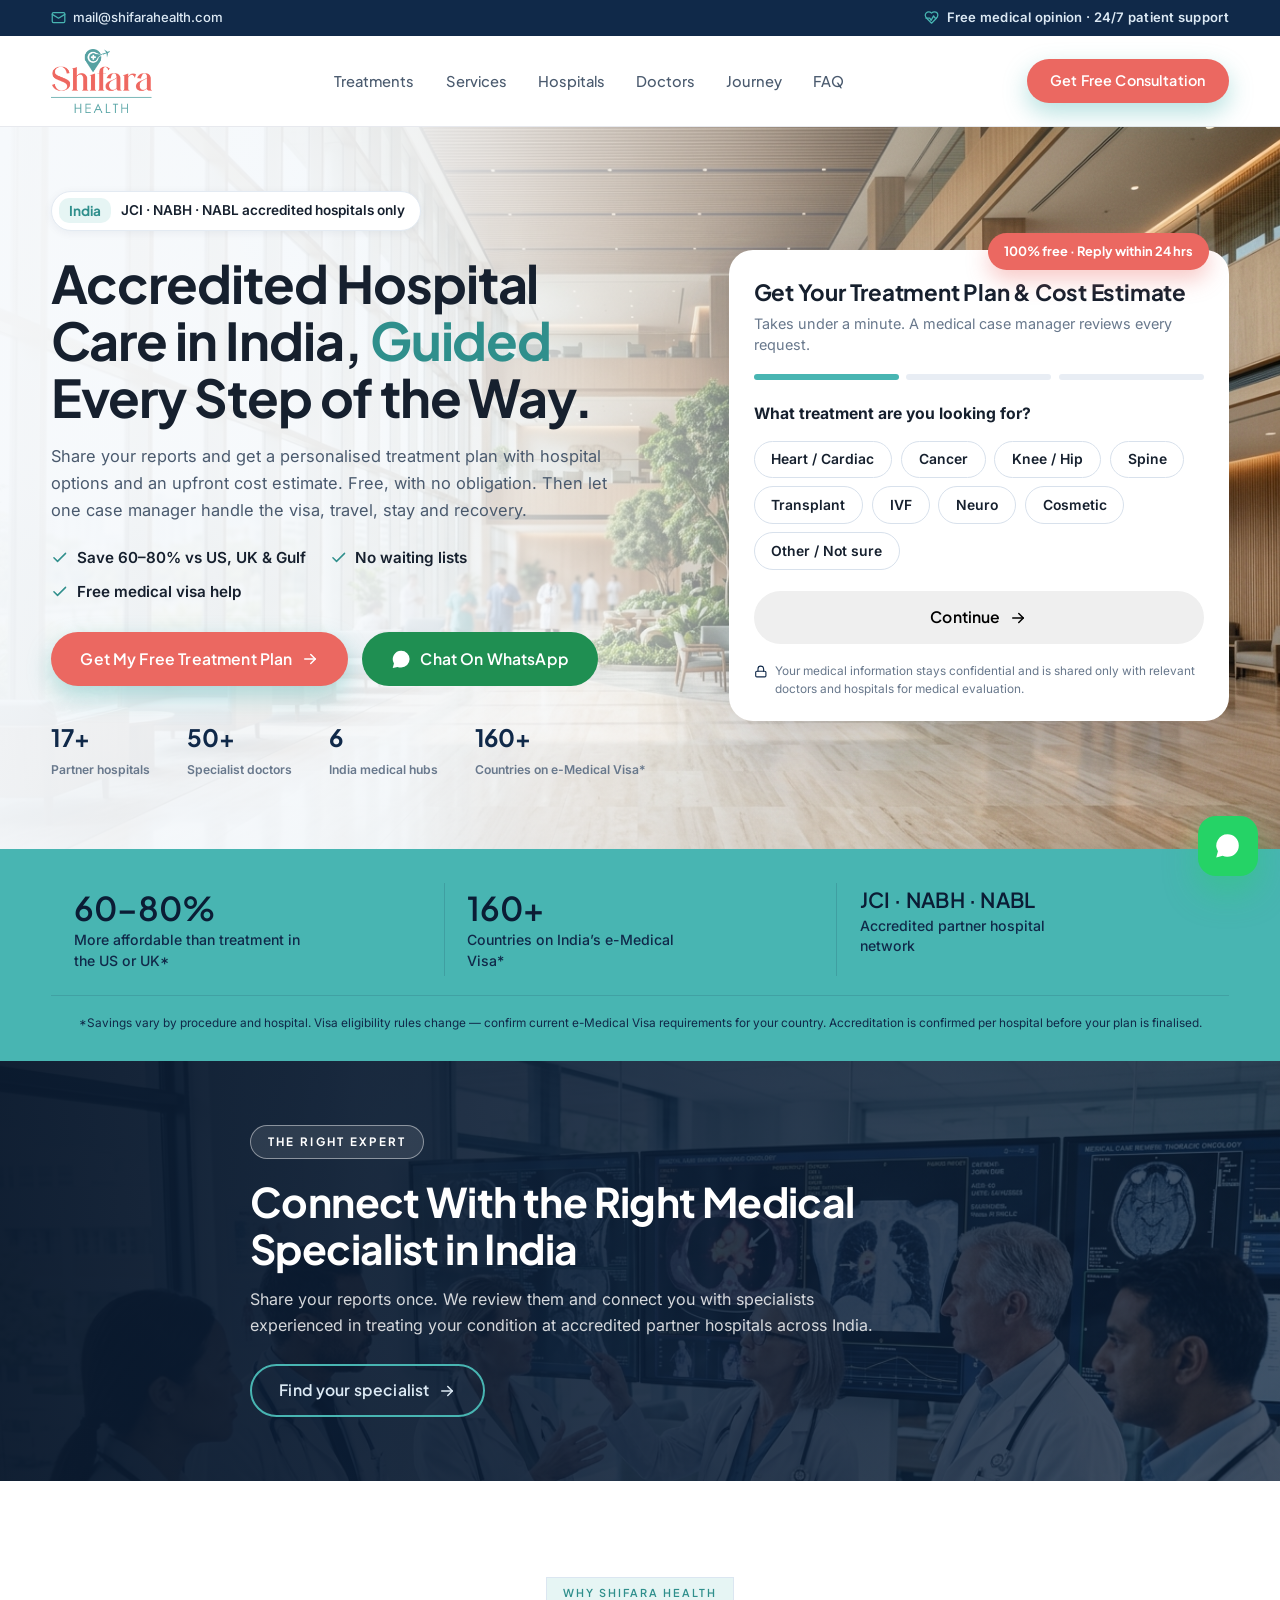
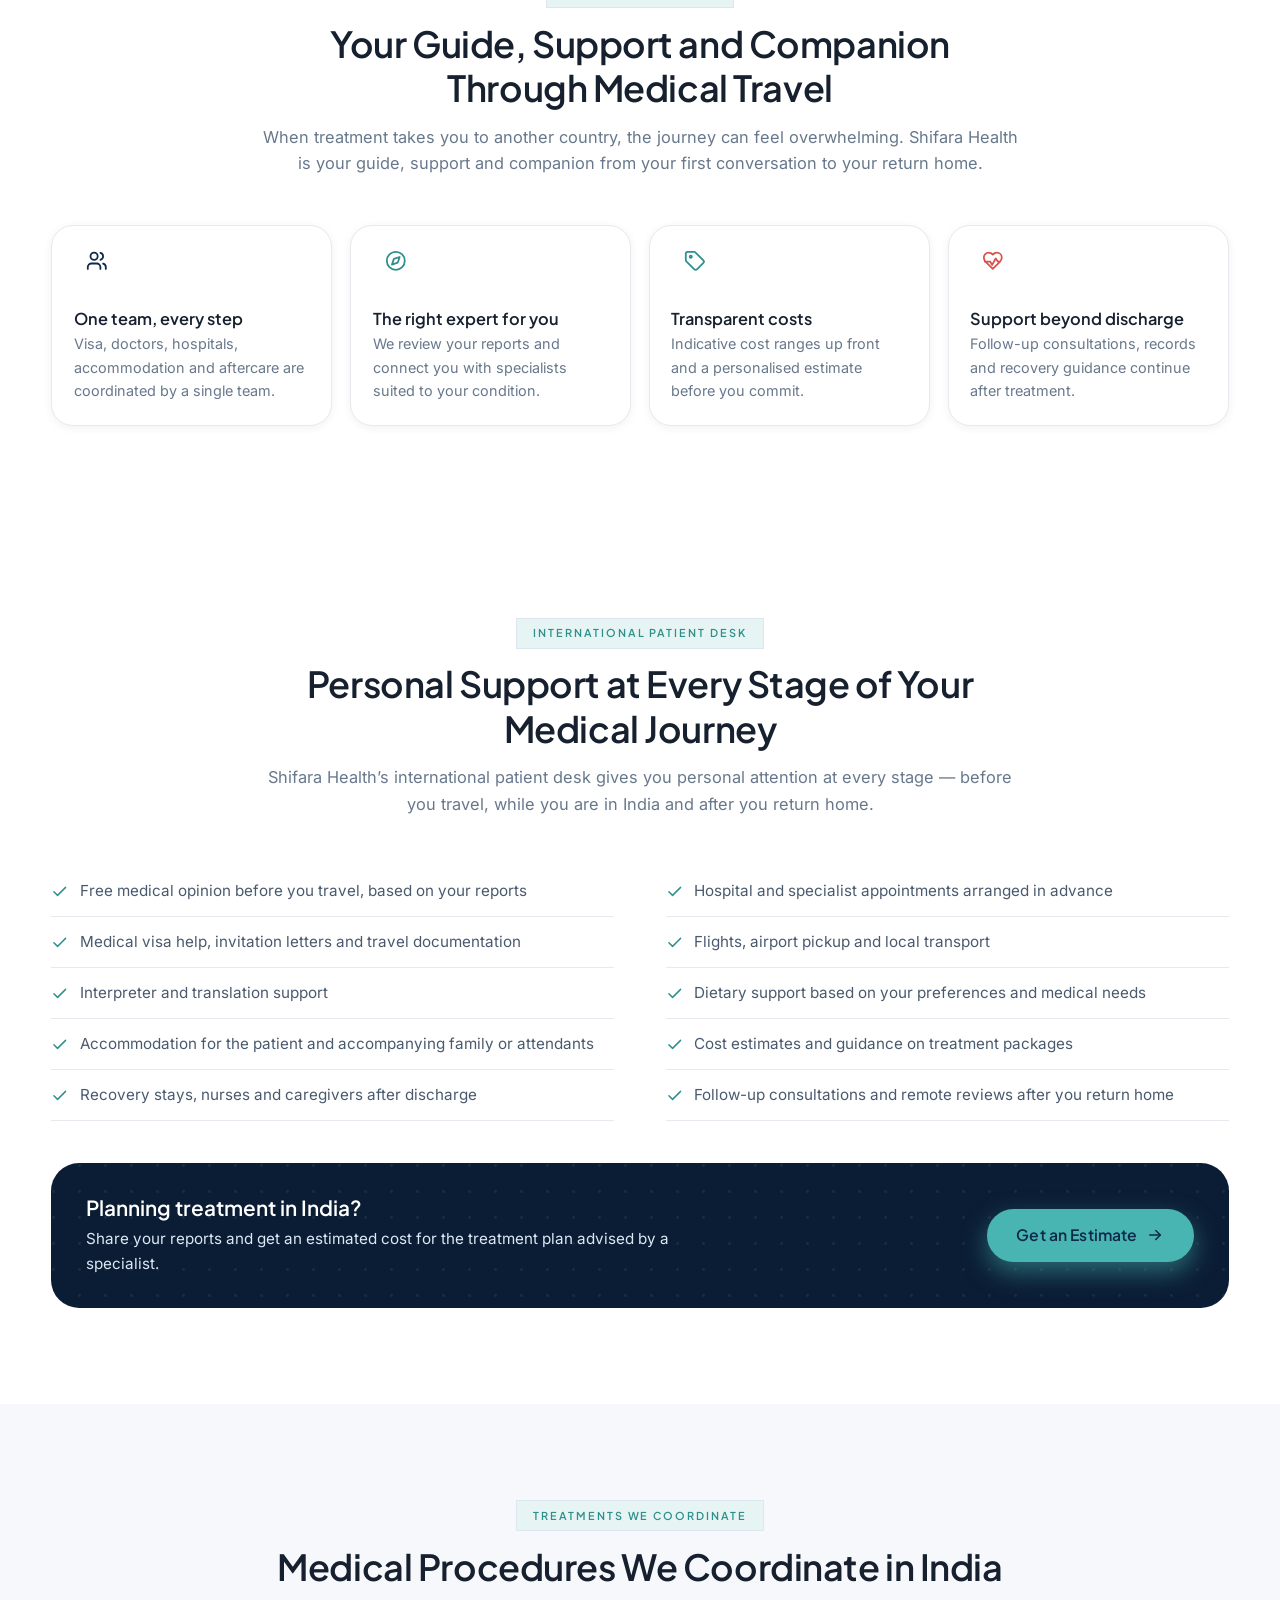
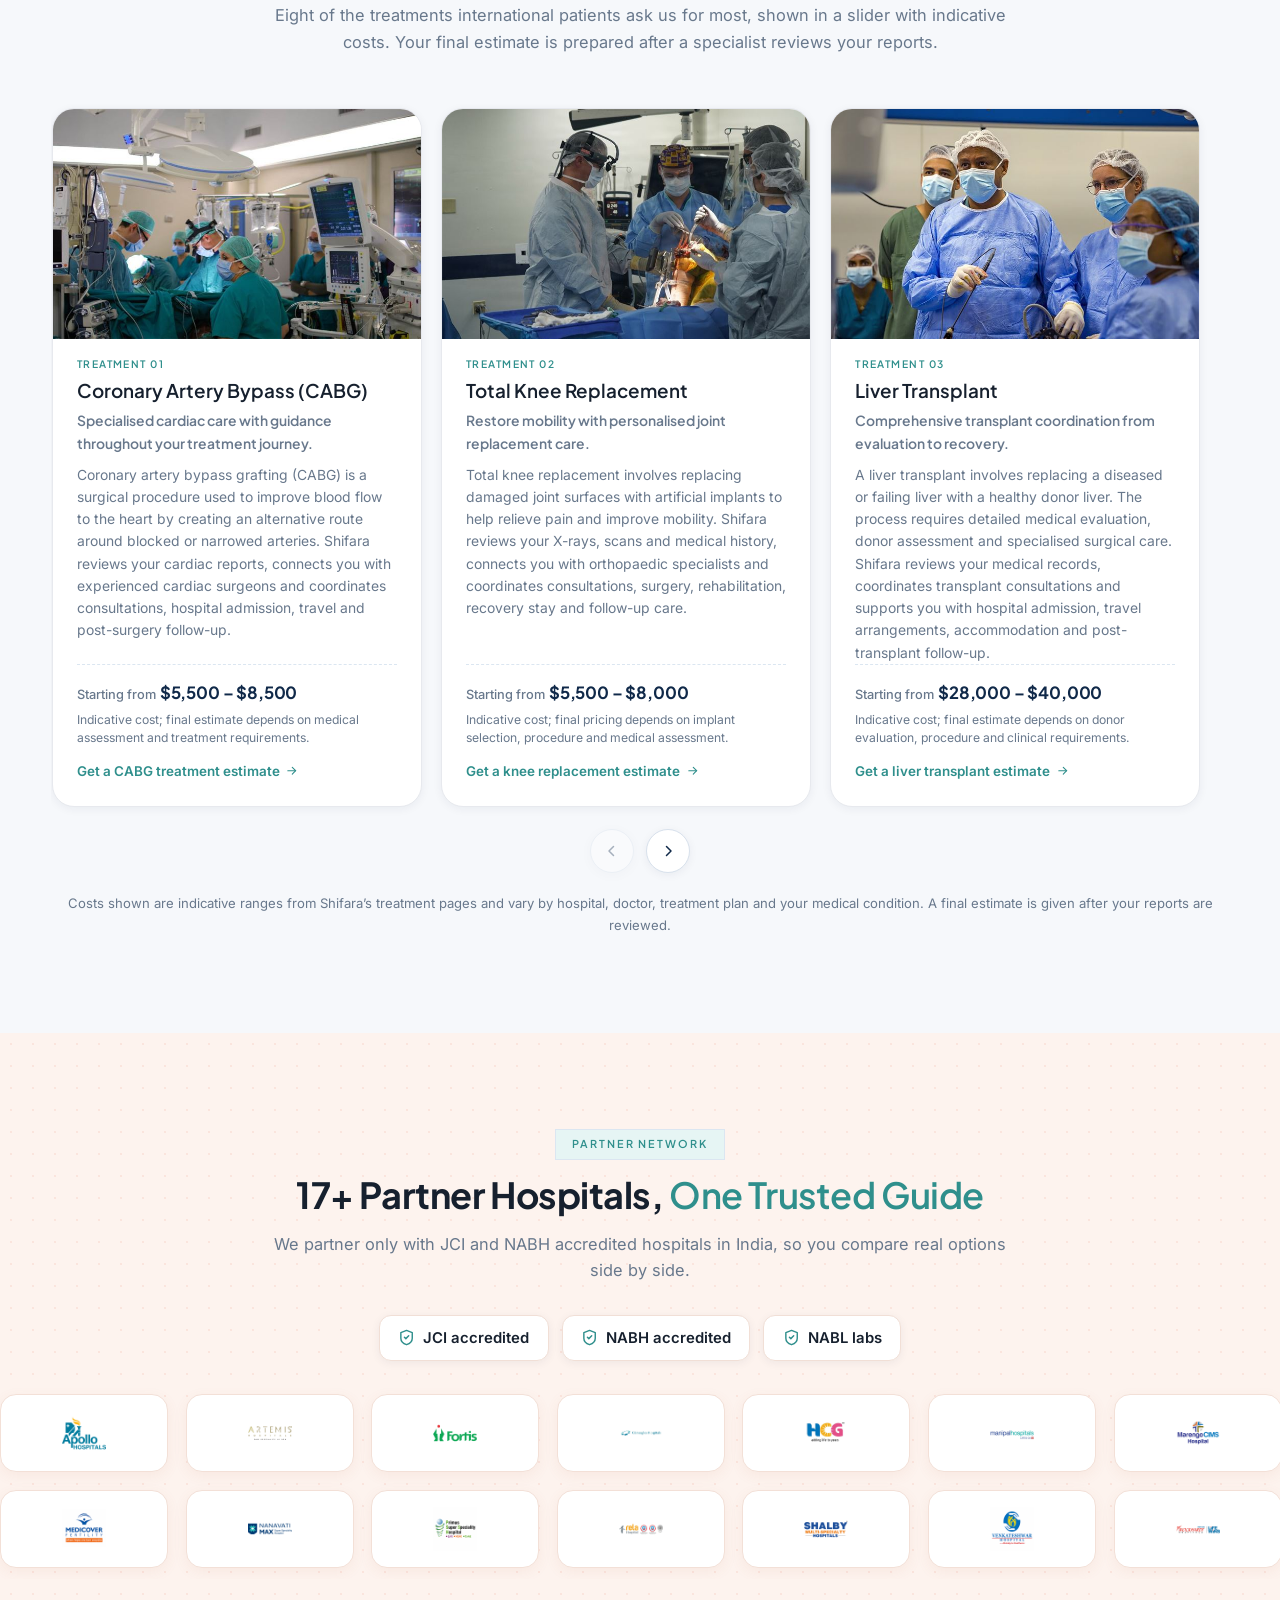
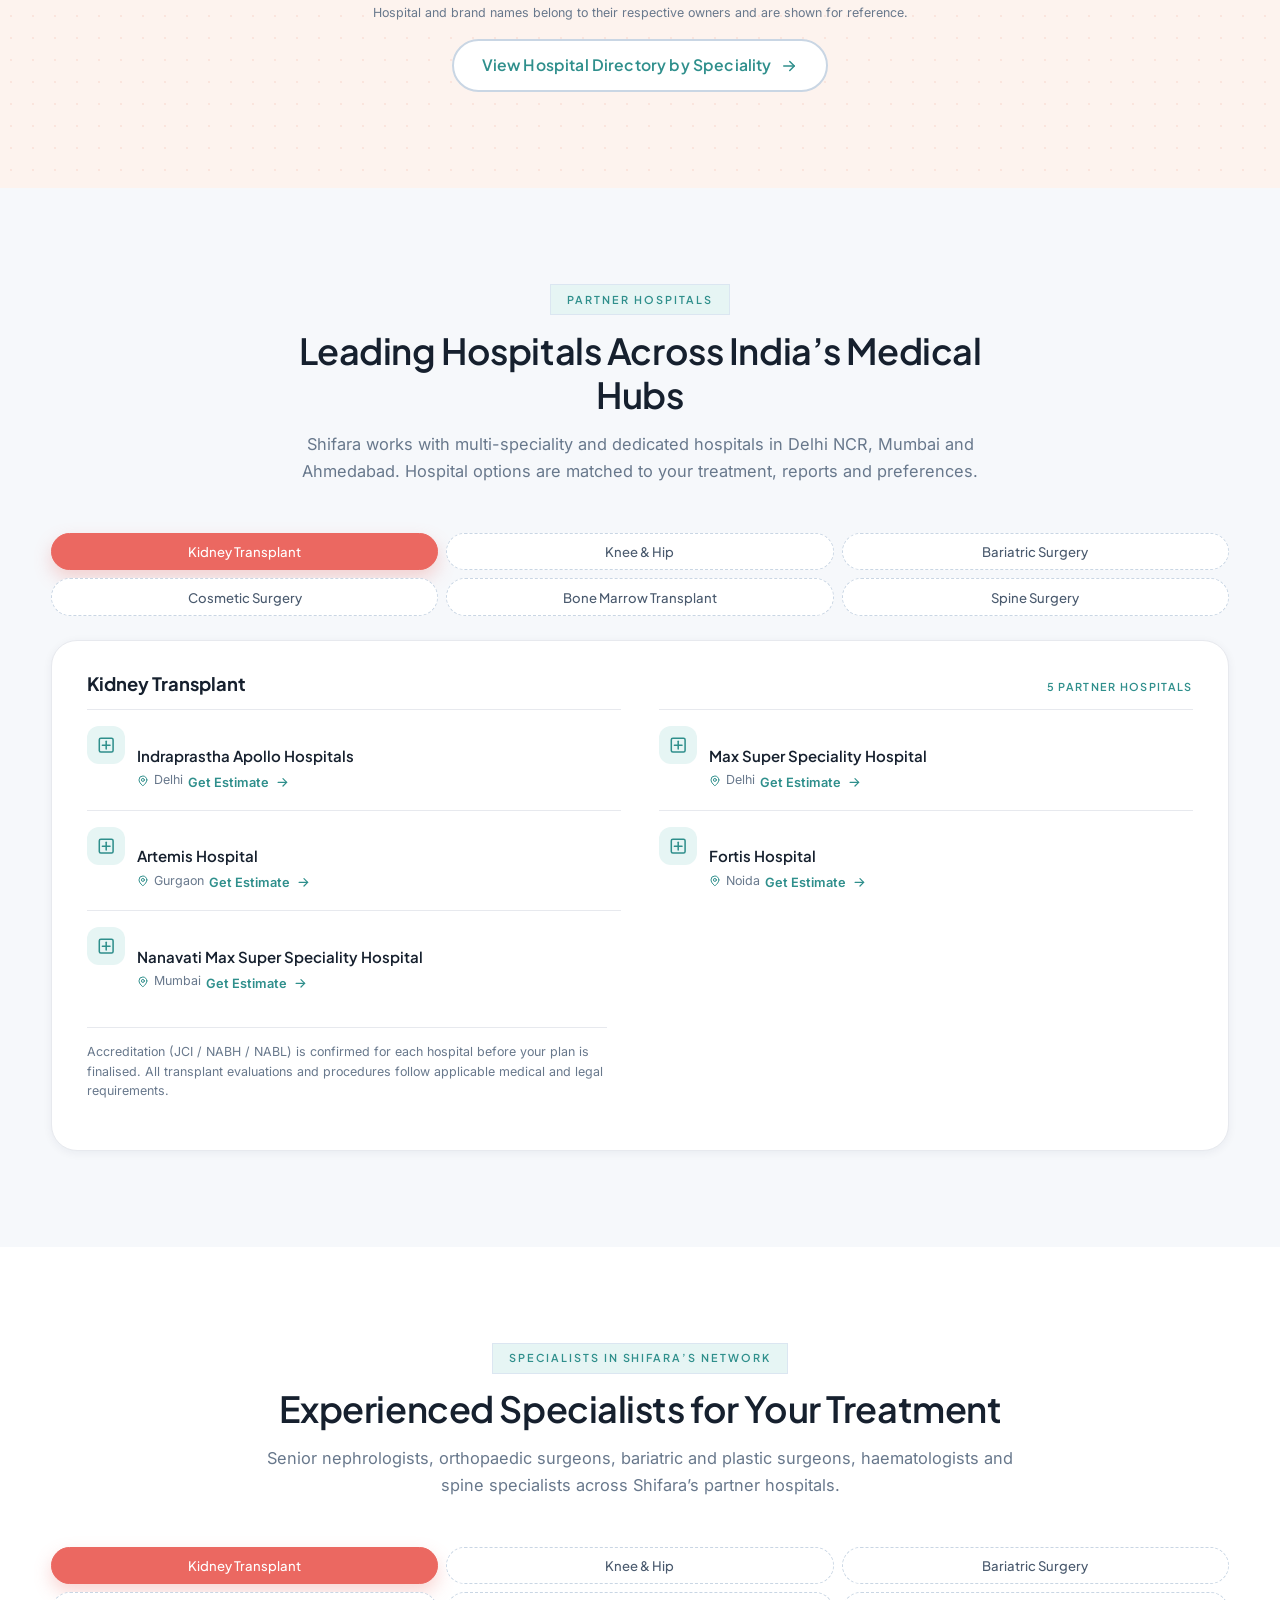
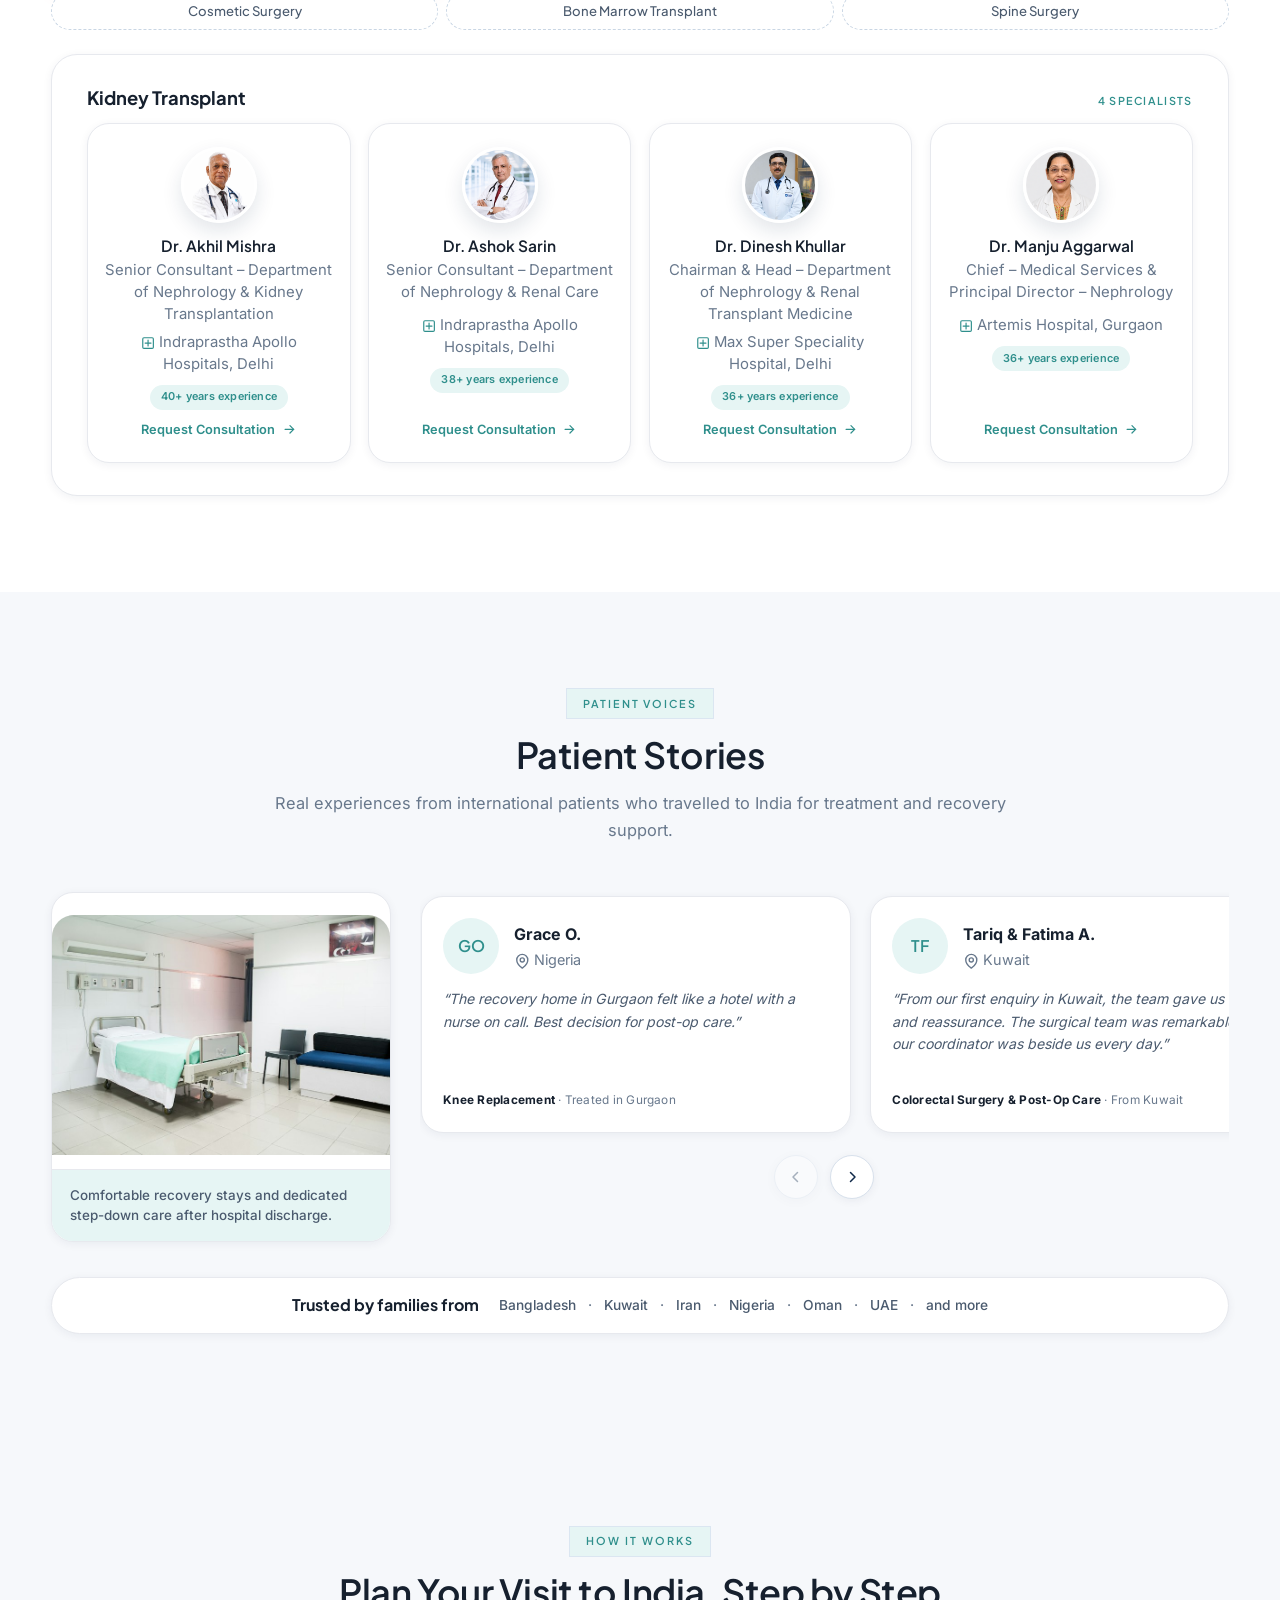
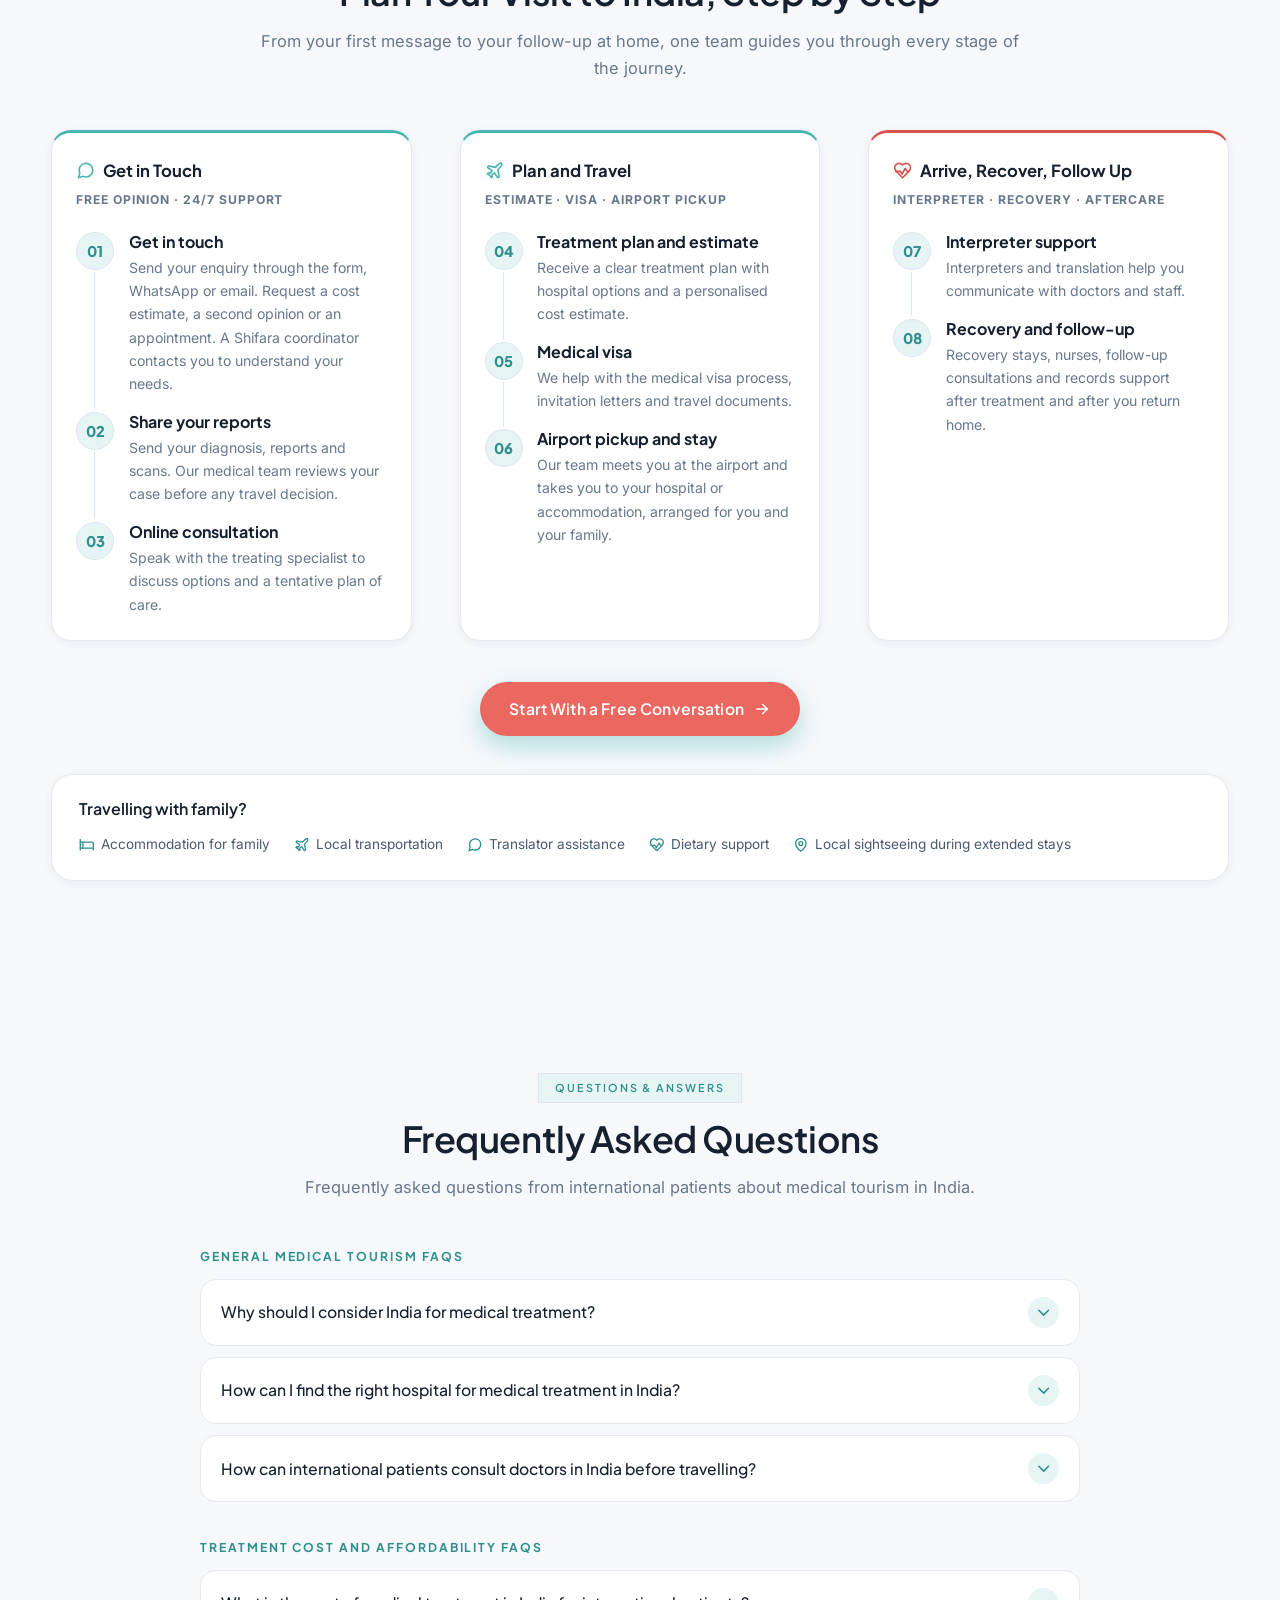
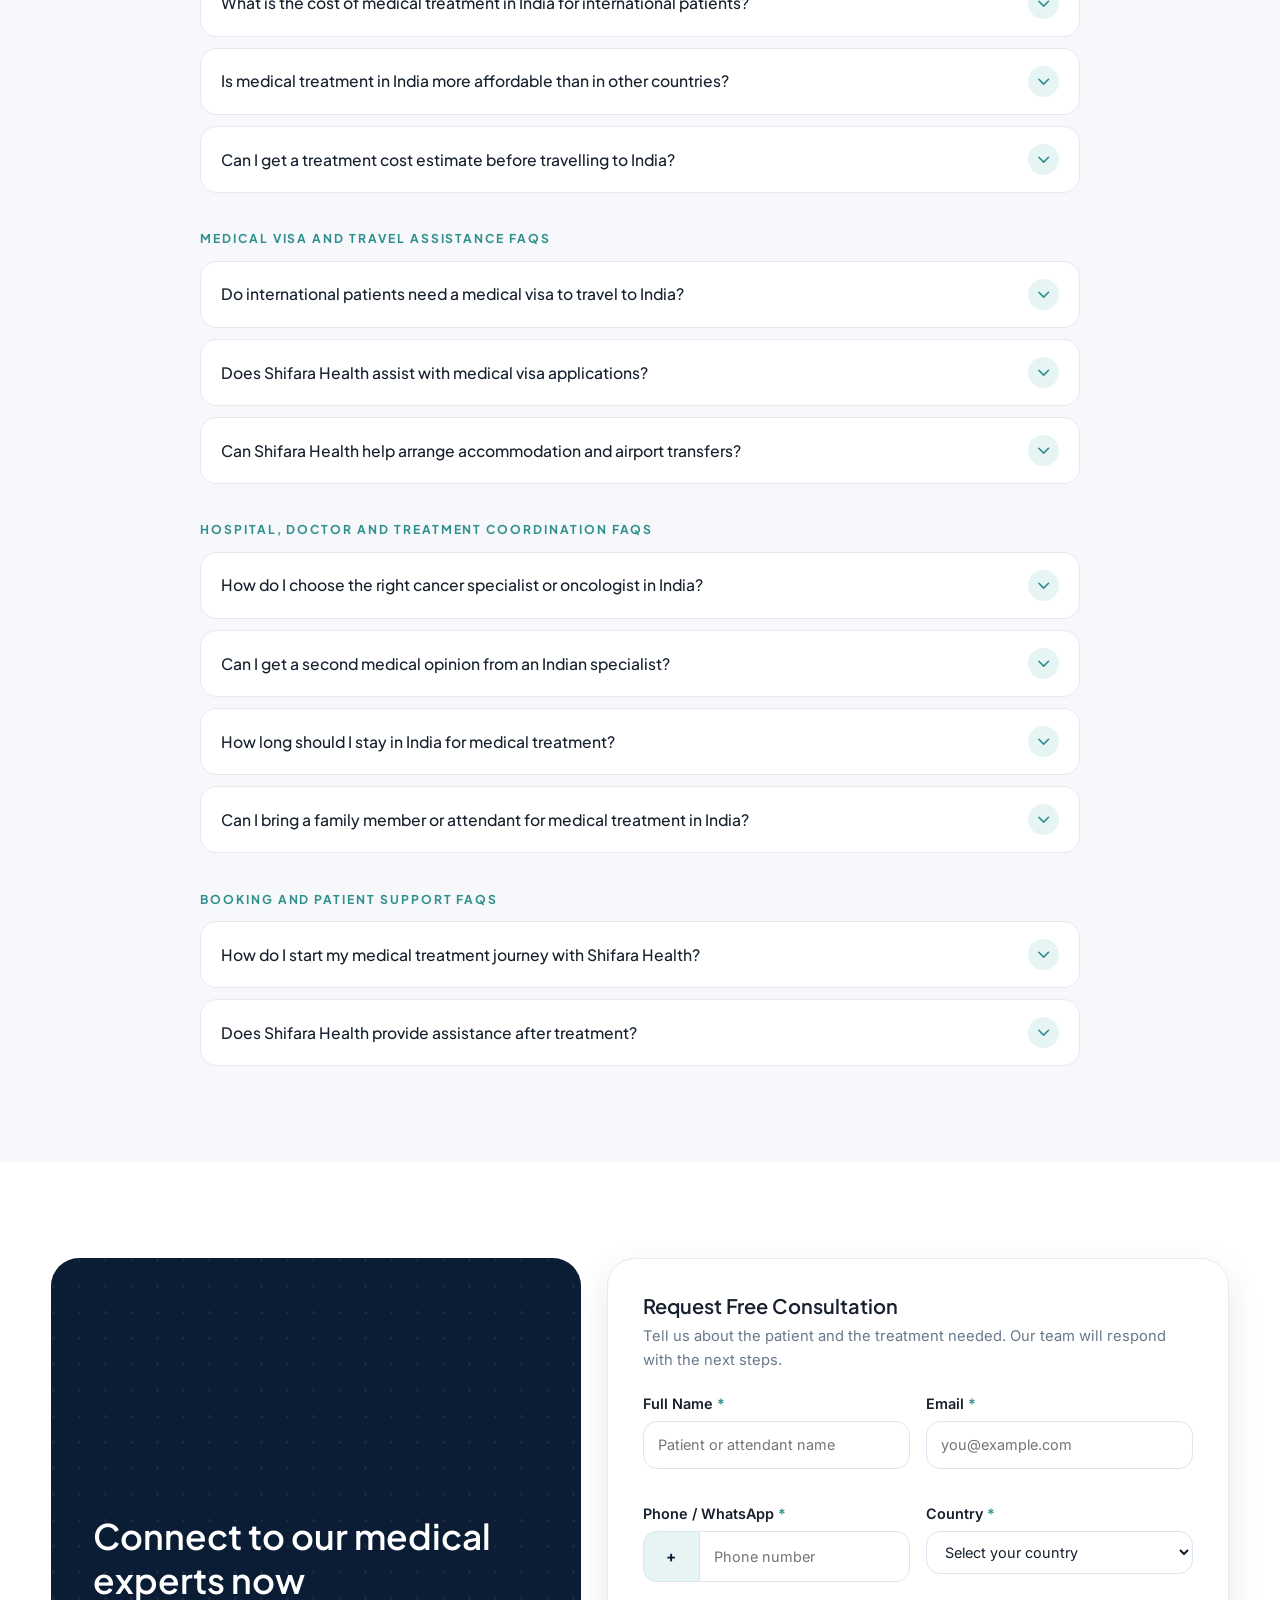
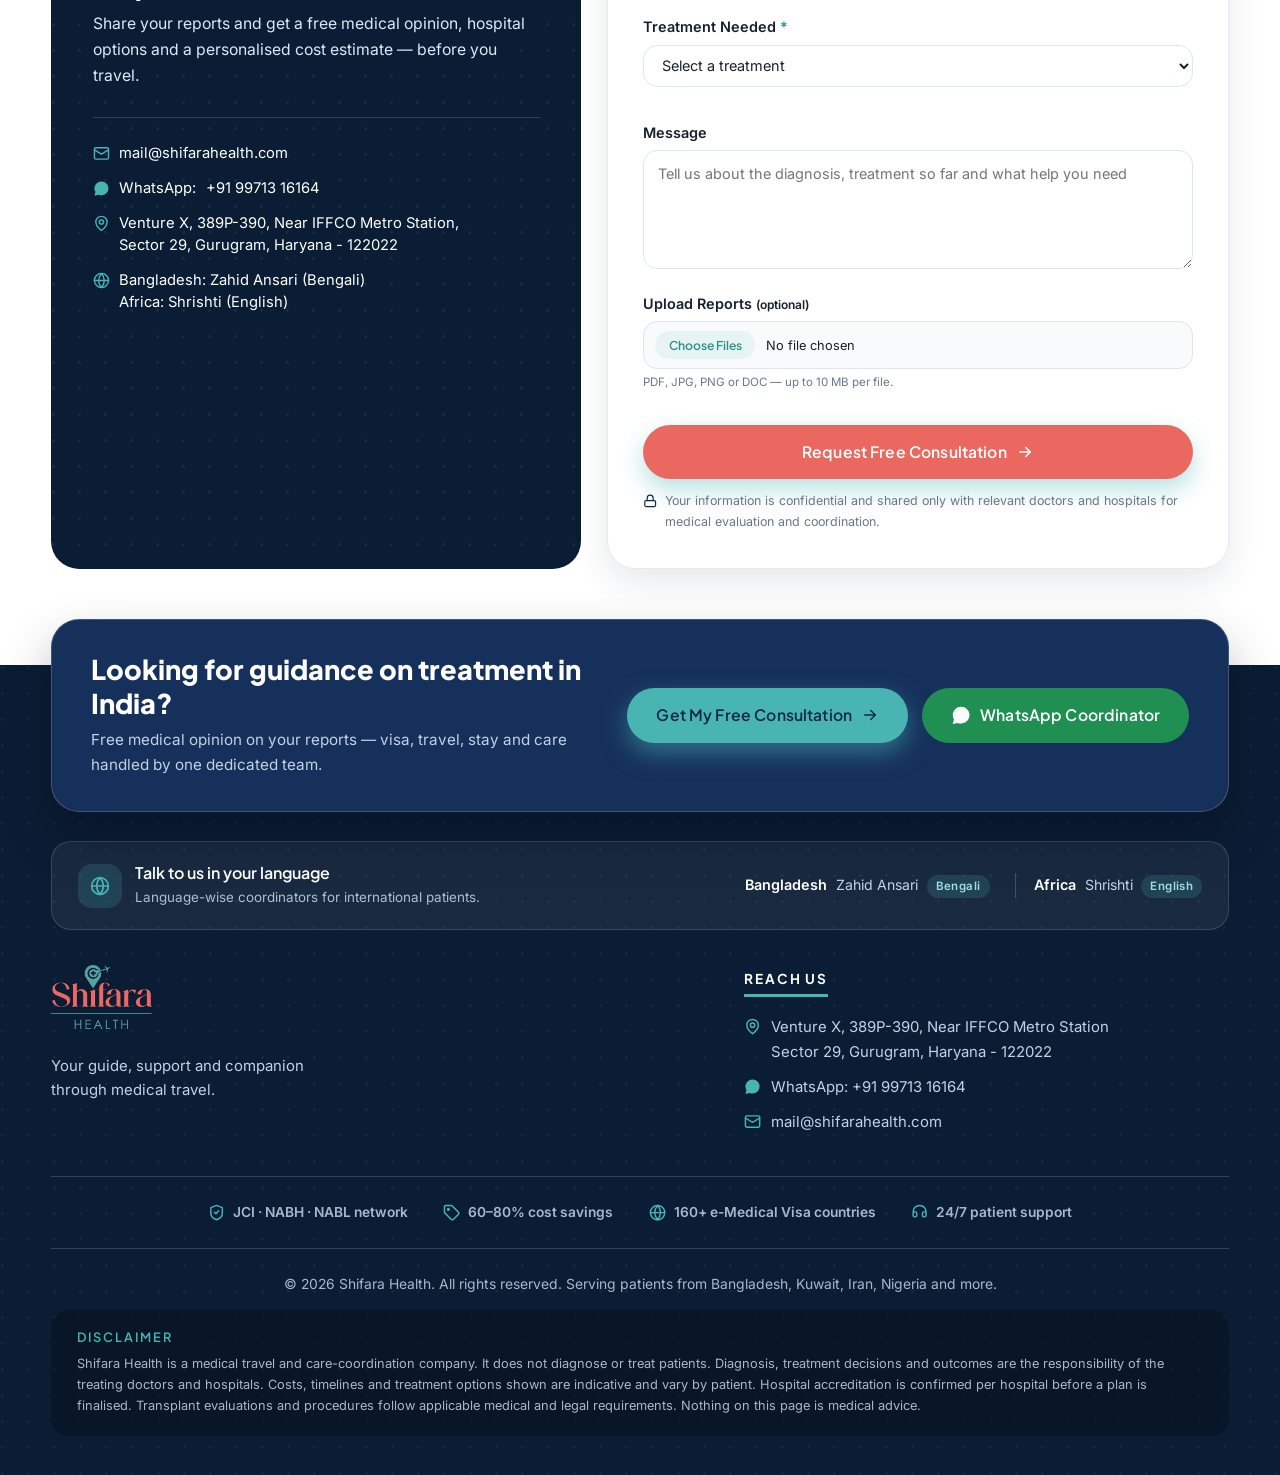
<file: international-patient/index.html>
<!DOCTYPE html>
<html lang="en">
<head>
  <meta charset="UTF-8">

  <!-- Google Tag Manager -->
  <script async src="https://www.googletagmanager.com/gtm.js?id=GTM-TSCMNPLR"></script>
  <script>
    window.dataLayer = window.dataLayer || [];
    function gtag(){dataLayer.push(arguments);}
    gtag('js', new Date());
  </script>
  <meta name="viewport" content="width=device-width, initial-scale=1.0">

  <!-- ============================================================
       SEO — International Patients / Medical Tourism landing page
  ============================================================= -->
  <title>Medical Treatment in India | Shifara Health</title>
  <meta name="description" content="Get JCI/NABH-accredited treatment in India at 60–80% lower cost. Shifara handles hospitals, visas, travel and recovery. Free consultation.">
  <meta name="robots" content="index, follow">

  <!-- Open Graph -->
  <meta property="og:type" content="website">
  <meta property="og:title" content="Medical Treatment in India | Shifara Health">
  <meta property="og:description" content="Get JCI/NABH-accredited treatment in India at 60–80% lower cost. Shifara handles hospitals, visas, travel and recovery. Free consultation.">
  <meta property="og:image" content="assets/images/hero-bg.jpg">
  <meta property="og:url" content="https://lp.shifarahealth.com/international-patient/">
  <link rel="canonical" href="https://lp.shifarahealth.com/international-patient/">
  <meta name="theme-color" content="#102949">

  <!-- Favicon -->
  <link rel="icon" type="image/png" href="assets/images/favicon.png">

  <!-- Fonts (self-hosted — no external requests) -->
  <link rel="preload" as="font" type="font/woff2" href="assets/fonts/plus-jakarta-sans.woff2" crossorigin>
  <link rel="preload" as="font" type="font/woff2" href="assets/fonts/inter.woff2" crossorigin>
  <link rel="stylesheet" href="css/fonts.css">

  <!-- Hero banner: load the image immediately -->
  <link rel="preload" as="image" href="assets/images/hero-bg.jpg" fetchpriority="high">

  <!-- Styles — bump ?v= on every CSS/JS change: the server caches CSS for 7 days -->
  <link rel="stylesheet" href="css/style.css?v=20261114b">

  <!-- No-JS fallbacks: keep reveal content visible, show a form note -->
  <noscript>
    <style>
      .reveal { opacity: 1 !important; transform: none !important; }
      .noscript-only { display: block !important; }
      .plan-step { display: block !important; }
      .plan-actions, .plan-progress, .plan-flag, .plan-error { display: none !important; }
    </style>
  </noscript>

  <!--
    FAQ structured data. Keep the JSON-LD answers in sync with the
    visible FAQ accordion below.
  -->
  <script type="application/ld+json">
  {
    "@context": "https://schema.org",
    "@type": "FAQPage",
    "mainEntity": [
      {"@type": "Question","name": "Why should I consider India for medical treatment?","acceptedAnswer": {"@type": "Answer","text": "India offers a range of medical treatment options across multiple specialities, including cardiac care, oncology, orthopaedics, organ transplantation and fertility treatment. International patients can explore hospitals, specialist consultations and treatment estimates based on their medical requirements."}},
      {"@type": "Question","name": "How can I find the right hospital for medical treatment in India?","acceptedAnswer": {"@type": "Answer","text": "Finding the right hospital depends on your medical condition, treatment requirements, doctor availability and budget. Shifara Health helps international patients explore suitable hospitals, connect with relevant specialists and coordinate medical consultations in India."}},
      {"@type": "Question","name": "How can international patients consult doctors in India before travelling?","acceptedAnswer": {"@type": "Answer","text": "International patients can share their medical reports, diagnostic results and treatment history for an initial review. Based on doctor availability, Shifara Health helps coordinate online medical consultations and treatment discussions before travel."}},
      {"@type": "Question","name": "What is the cost of medical treatment in India for international patients?","acceptedAnswer": {"@type": "Answer","text": "The cost of medical treatment in India varies depending on the procedure, hospital, specialist, medical condition and length of stay. Patients can request personalised treatment estimates after sharing their medical reports and requirements."}},
      {"@type": "Question","name": "Is medical treatment in India more affordable than in other countries?","acceptedAnswer": {"@type": "Answer","text": "Treatment costs in India may be lower than in several other countries, depending on the procedure and hospital. International patients can compare treatment estimates, understand what is included and review available medical care options before making a decision."}},
      {"@type": "Question","name": "Can I get a treatment cost estimate before travelling to India?","acceptedAnswer": {"@type": "Answer","text": "Yes. You can share your medical reports, diagnosis and treatment history to request an indicative treatment estimate. The final cost is subject to specialist evaluation, hospital assessment and the treatment plan."}},
      {"@type": "Question","name": "Do international patients need a medical visa to travel to India?","acceptedAnswer": {"@type": "Answer","text": "Foreign nationals travelling to India for medical treatment may be eligible for an Indian e-Medical Visa or another applicable visa category, subject to nationality and government requirements. Patients should check the latest eligibility criteria before applying."}},
      {"@type": "Question","name": "Does Shifara Health assist with medical visa applications?","acceptedAnswer": {"@type": "Answer","text": "Shifara Health can guide international patients through the medical travel process, including information about medical visa requirements, hospital documentation and travel coordination. Visa approval remains subject to the relevant Indian authorities."}},
      {"@type": "Question","name": "Can Shifara Health help arrange accommodation and airport transfers?","acceptedAnswer": {"@type": "Answer","text": "Shifara Health can assist patients in coordinating travel-related requirements, including accommodation guidance, airport transfers and hospital visits, depending on the services available at the selected location."}},
      {"@type": "Question","name": "How do I choose the right cancer specialist or oncologist in India?","acceptedAnswer": {"@type": "Answer","text": "Choosing an oncologist depends on the type of cancer, stage, recommended treatment and specialist experience. Shifara Health helps patients explore relevant oncology specialists and coordinate consultations based on their medical reports."}},
      {"@type": "Question","name": "Can I get a second medical opinion from an Indian specialist?","acceptedAnswer": {"@type": "Answer","text": "Yes. International patients can share their existing diagnosis, investigation reports and treatment recommendations to request a second medical opinion, subject to specialist availability and review."}},
      {"@type": "Question","name": "How long should I stay in India for medical treatment?","acceptedAnswer": {"@type": "Answer","text": "The required stay depends on the procedure, recovery period, follow-up appointments and individual medical condition. The treating hospital can provide an estimated duration after reviewing the treatment plan."}},
      {"@type": "Question","name": "Can I bring a family member or attendant for medical treatment in India?","acceptedAnswer": {"@type": "Answer","text": "Yes. International patients may travel with eligible attendants, subject to applicable visa requirements. The number of attendants and visa category should be confirmed before travel."}},
      {"@type": "Question","name": "How do I start my medical treatment journey with Shifara Health?","acceptedAnswer": {"@type": "Answer","text": "You can begin by submitting your medical reports and treatment requirements through the enquiry form. The team can help coordinate an initial review, connect you with relevant hospitals and specialists, and guide you through the next steps."}},
      {"@type": "Question","name": "Does Shifara Health provide assistance after treatment?","acceptedAnswer": {"@type": "Answer","text": "Shifara Health can help coordinate post-treatment follow-ups with the selected hospital and provide guidance regarding medical records, recovery instructions and further consultations, depending on the services arranged."}}
    ]
  }
  </script>
</head>
<body>
  <a class="skip-link" href="#main">Skip to main content</a>

  <!-- ============================================================
       SVG ICON SPRITE  (stroke-based, inherits currentColor)
  ============================================================= -->
  <svg xmlns="http://www.w3.org/2000/svg" style="display:none" aria-hidden="true">
    <defs>
      <symbol id="i-check" viewBox="0 0 24 24"><path d="M20 6 9 17l-5-5"/></symbol>
      <symbol id="i-chevron" viewBox="0 0 24 24"><path d="m6 9 6 6 6-6"/></symbol>
      <symbol id="i-chevl" viewBox="0 0 24 24"><path d="m14 18-6-6 6-6"/></symbol>
      <symbol id="i-chevr" viewBox="0 0 24 24"><path d="m10 6 6 6-6 6"/></symbol>
      <symbol id="i-pause" viewBox="0 0 24 24"><path d="M9 4v16"/><path d="M15 4v16"/></symbol>
      <symbol id="i-play" viewBox="0 0 24 24"><path d="m7 4 12 8-12 8z"/></symbol>
      <symbol id="i-arrow" viewBox="0 0 24 24"><path d="M5 12h14"/><path d="m13 6 6 6-6 6"/></symbol>
      <symbol id="i-phone" viewBox="0 0 24 24"><path d="M22 16.92v3a2 2 0 0 1-2.18 2 19.79 19.79 0 0 1-8.63-3.07 19.5 19.5 0 0 1-6-6 19.79 19.79 0 0 1-3.07-8.67A2 2 0 0 1 4.11 2h3a2 2 0 0 1 2 1.72 12.84 12.84 0 0 0 .7 2.81 2 2 0 0 1-.45 2.11L8.09 9.91a16 16 0 0 0 6 6l1.27-1.27a2 2 0 0 1 2.11-.45 12.84 12.84 0 0 0 2.81.7A2 2 0 0 1 22 16.92z"/></symbol>
      <symbol id="i-whatsapp" viewBox="0 0 24 24"><path fill="currentColor" stroke="none" d="M12 2a9.9 9.9 0 0 0-8.53 14.97L2 22.5l5.68-1.43A9.9 9.9 0 0 0 12 21.8h.01A9.9 9.9 0 0 0 12 2Zm5.47 14.38c-.3-.15-1.76-.87-2.03-.97-.27-.1-.47-.15-.67.15-.2.3-.77.97-.94 1.16-.17.2-.35.22-.64.08-.3-.15-1.26-.47-2.39-1.48-.88-.79-1.48-1.76-1.65-2.06-.17-.3-.02-.46.13-.6.13-.14.3-.35.44-.53.15-.17.2-.3.3-.5.1-.2.05-.37-.03-.52-.07-.15-.67-1.61-.91-2.2-.24-.58-.49-.5-.67-.51h-.57c-.2 0-.52.07-.8.37-.27.3-1.04 1.02-1.04 2.48 0 1.46 1.07 2.88 1.22 3.08.15.2 2.1 3.2 5.08 4.49.71.3 1.26.49 1.7.62.7.23 1.36.2 1.87.12.57-.08 1.76-.72 2-1.41.25-.7.25-1.29.18-1.41-.08-.13-.28-.2-.57-.35Z"/></symbol>
      <symbol id="i-shield" viewBox="0 0 24 24"><path d="M20 13c0 5-3.5 7.5-8 9-4.5-1.5-8-4-8-9V5l8-3 8 3z"/><path d="m9 11.5 2 2 4-4"/></symbol>
      <symbol id="i-globe" viewBox="0 0 24 24"><circle cx="12" cy="12" r="10"/><path d="M2 12h20"/><path d="M12 2a15.3 15.3 0 0 1 4 10 15.3 15.3 0 0 1-4 10 15.3 15.3 0 0 1-4-10 15.3 15.3 0 0 1 4-10z"/></symbol>
      <symbol id="i-plane" viewBox="0 0 24 24"><path d="M17.8 19.2 16 11l3.5-3.5C21 6 21.5 4 21 3c-1-.5-3 0-4.5 1.5L13 8 4.8 6.2c-.5-.1-.9.1-1.1.5l-.3.5c-.2.5-.1 1 .3 1.3L9 12l-2 3H4l-1 1 3 2 2 3 1-1v-3l3-2 3.5 5.3c.3.4.8.5 1.3.3l.5-.2c.4-.3.6-.7.5-1.2z"/></symbol>
      <symbol id="i-bed" viewBox="0 0 24 24"><path d="M2 4v16"/><path d="M2 8h18a2 2 0 0 1 2 2v10"/><path d="M2 17h20"/><path d="M6 8v9"/></symbol>
      <symbol id="i-heart" viewBox="0 0 24 24"><path d="M19 14c1.49-1.46 3-3.21 3-5.5A5.5 5.5 0 0 0 16.5 3c-1.76 0-3 .5-4.5 2-1.5-1.5-2.74-2-4.5-2A5.5 5.5 0 0 0 2 8.5c0 2.3 1.5 4.05 3 5.5l7 7Z"/><path d="M3.22 13H9.24l2 3.6 4-7.2 2.52 3.6h2.02"/></symbol>
      <symbol id="i-users" viewBox="0 0 24 24"><path d="M16 21v-2a4 4 0 0 0-4-4H6a4 4 0 0 0-4 4v2"/><circle cx="9" cy="7" r="4"/><path d="M22 21v-2a4 4 0 0 0-3-3.87"/><path d="M16 3.13a4 4 0 0 1 0 7.75"/></symbol>
      <symbol id="i-hospital" viewBox="0 0 24 24"><rect x="3" y="3" width="18" height="18" rx="2"/><path d="M12 7v10"/><path d="M7 12h10"/></symbol>
      <symbol id="i-compass" viewBox="0 0 24 24"><circle cx="12" cy="12" r="10"/><path d="m16.24 7.76-2.12 6.36-6.36 2.12 2.12-6.36 6.36-2.12z"/></symbol>
      <symbol id="i-file" viewBox="0 0 24 24"><path d="M14 2H6a2 2 0 0 0-2 2v16a2 2 0 0 0 2 2h12a2 2 0 0 0 2-2V8z"/><path d="M14 2v6h6"/><path d="M16 13H8"/><path d="M16 17H8"/></symbol>
      <symbol id="i-video" viewBox="0 0 24 24"><rect x="2" y="6" width="14" height="12" rx="2"/><path d="m22 8-6 4 6 4V8"/></symbol>
      <symbol id="i-chat" viewBox="0 0 24 24"><path d="M21 11.5a8.38 8.38 0 0 1-.9 3.8 8.5 8.5 0 0 1-7.6 4.7 8.38 8.38 0 0 1-3.8-.9L3 21l1.9-5.7a8.38 8.38 0 0 1-.9-3.8 8.5 8.5 0 0 1 4.7-7.6 8.38 8.38 0 0 1 3.8-.9h.5a8.48 8.48 0 0 1 8 8v.5z"/></symbol>
      <symbol id="i-headset" viewBox="0 0 24 24"><path d="M3 11h3a2 2 0 0 1 2 2v3a2 2 0 0 1-2 2H5a2 2 0 0 1-2-2v-5a9 9 0 0 1 18 0v5a2 2 0 0 1-2 2h-1a2 2 0 0 1-2-2v-3a2 2 0 0 1 2-2h3"/></symbol>
      <symbol id="i-clock" viewBox="0 0 24 24"><circle cx="12" cy="12" r="10"/><path d="M12 6v6l4 2"/></symbol>
      <symbol id="i-tag" viewBox="0 0 24 24"><path d="M12.586 2.586A2 2 0 0 0 11.172 2H4a2 2 0 0 0-2 2v7.172a2 2 0 0 0 .586 1.414l8.704 8.704a2.426 2.426 0 0 0 3.42 0l6.58-6.58a2.426 2.426 0 0 0 0-3.42z"/><circle cx="7.5" cy="7.5" r="1.2"/></symbol>
      <symbol id="i-home" viewBox="0 0 24 24"><path d="m3 9 9-7 9 7v11a2 2 0 0 1-2 2H5a2 2 0 0 1-2-2z"/><path d="M9 22V12h6v10"/></symbol>
      <symbol id="i-zap" viewBox="0 0 24 24"><path d="M13 2 3 14h9l-1 8 10-12h-9l1-8z"/></symbol>
      <symbol id="i-mail" viewBox="0 0 24 24"><rect x="2" y="4" width="20" height="16" rx="2"/><path d="m22 7-10 6L2 7"/></symbol>
      <symbol id="i-lock" viewBox="0 0 24 24"><rect x="3" y="11" width="18" height="10" rx="2"/><path d="M7 11V7a5 5 0 0 1 10 0v4"/></symbol>
      <symbol id="i-map" viewBox="0 0 24 24"><path d="M20 10c0 6-8 12-8 12s-8-6-8-12a8 8 0 0 1 16 0Z"/><circle cx="12" cy="10" r="3"/></symbol>
      <symbol id="i-x" viewBox="0 0 24 24"><path d="M18 6 6 18"/><path d="m6 6 12 12"/></symbol>
      <symbol id="i-user" viewBox="0 0 24 24"><path d="M19 21v-2a4 4 0 0 0-4-4H9a4 4 0 0 0-4 4v2"/><circle cx="12" cy="7" r="4"/></symbol>
    </defs>
  </svg>

  <!-- ============================================================
       HEADER — logo, phone, one CTA
       Contact values are injected from js/script.js CONFIG.
  ============================================================= -->
  <header class="site-header" id="siteHeader">
    <!-- Utility top bar -->
    <div class="topbar">
      <div class="container topbar-inner">
        <div class="topbar-contact">
          <a data-contact="mailLink" href="#" data-event="email_click">
            <svg class="ic" aria-hidden="true"><use href="#i-mail"/></svg>
            <span data-contact="mailText">mail@shifarahealth.com</span>
          </a>
        </div>
        <p class="topbar-note"><svg class="ic" aria-hidden="true"><use href="#i-heart"/></svg> Free medical opinion · 24/7 patient support</p>
      </div>
    </div>

    <!-- Main navbar: on-page anchors only -->
    <nav class="navbar" aria-label="Page navigation">
      <div class="container navbar-inner">
        <a class="logo" href="#top" aria-label="Shifara Health – home">
          <img class="logo-img" src="assets/images/shifara-logo.png" alt="Shifara Health" width="378" height="240">
        </a>

        <ul class="nav-links" id="navLinks">
          <li><a href="#procedures">Treatments</a></li>
          <li><a href="#services">Services</a></li>
          <li><a href="#hospitals">Hospitals</a></li>
          <li><a href="#doctors">Doctors</a></li>
          <li><a href="#journey">Journey</a></li>
          <li><a href="#faqs">FAQ</a></li>
        </ul>

        <div class="nav-actions">
          <a class="btn btn-primary btn-header" href="#lead-form" data-event="form_intent">Get Free Consultation</a>
          <button class="nav-toggle" id="navToggle" aria-expanded="false" aria-controls="navDrawer" aria-label="Open menu">
            <span></span><span></span><span></span>
          </button>
        </div>
      </div>
    </nav>

    <!-- Mobile drawer -->
    <div class="nav-drawer" id="navDrawer" hidden>
      <ul class="drawer-links">
        <li><a href="#procedures">Treatments</a></li>
        <li><a href="#services">Services</a></li>
        <li><a href="#hospitals">Hospitals</a></li>
        <li><a href="#doctors">Doctors</a></li>
        <li><a href="#journey">Journey</a></li>
        <li><a href="#faqs">FAQ</a></li>
      </ul>
      <div class="drawer-actions">
        <a class="btn btn-primary btn-block" href="#lead-form" data-event="form_intent">Get My Free Consultation</a>
        <a class="btn btn-whatsapp btn-block" data-contact="waLink" href="#" target="_blank" rel="noopener" data-event="whatsapp_click">
          <svg class="ic" aria-hidden="true"><use href="#i-whatsapp"/></svg> WhatsApp Coordinator
        </a>
      </div>
    </div>
  </header>

  <main id="main">

    <!-- ========================================================
         SECTION 1 — HERO  (primary conversion: free consultation)
    ========================================================== -->
    <section class="hero-bright" id="top">
      <div class="hb-media" aria-hidden="true">
        <img class="hb-img" src="assets/images/hero-bg.jpg" alt="" width="1376" height="768" fetchpriority="high">
        <span class="hb-veil"></span>
      </div>

      <div class="container hb-grid">
        <div class="hb-copy">
          <p class="hb-chip"><span class="hb-chip-country">India</span>JCI · NABH · NABL accredited hospitals only</p>
          <h1 class="hb-title">Accredited Hospital Care in&nbsp;India, <em>Guided</em> Every Step of&nbsp;the&nbsp;Way.</h1>
          <p class="hb-lead">Share your reports and get a personalised treatment plan with hospital options and an upfront cost estimate. Free, with no obligation. Then let one case manager handle the visa, travel, stay and recovery.</p>

          <ul class="hb-checks">
            <li><svg class="ic" aria-hidden="true"><use href="#i-check"/></svg> Save 60–80% vs US, UK &amp; Gulf</li>
            <li><svg class="ic" aria-hidden="true"><use href="#i-check"/></svg> No waiting lists</li>
            <li><svg class="ic" aria-hidden="true"><use href="#i-check"/></svg> Free medical visa help</li>
          </ul>

          <div class="hb-cta">
            <a class="btn btn-primary" href="#lead-form" data-event="form_intent">Get My Free Treatment Plan <svg class="ic" aria-hidden="true"><use href="#i-arrow"/></svg></a>
            <a class="btn btn-whatsapp" data-contact="waLink" href="#" target="_blank" rel="noopener" data-event="whatsapp_click">
              <svg class="ic" aria-hidden="true"><use href="#i-whatsapp"/></svg> Chat On WhatsApp
            </a>
          </div>

          <dl class="hb-stats">
            <div><dt>17+</dt><dd>Partner hospitals</dd></div>
            <div><dt>50+</dt><dd>Specialist doctors</dd></div>
            <div><dt>6</dt><dd>India medical hubs</dd></div>
            <div><dt>160+</dt><dd>Countries on e-Medical Visa*</dd></div>
          </dl>
        </div>

        <!-- 3-step treatment plan card -->
        <div class="plan-card" id="lead-form">
          <span class="plan-flag">100% free · Reply within 24 hrs</span>

          <div class="plan-head">
            <h2>Get Your Treatment Plan &amp; Cost Estimate</h2>
            <p>Takes under a minute. A medical case manager reviews every request.</p>
          </div>

          <div class="plan-progress" aria-hidden="true">
            <i class="is-on" data-seg="1"></i><i data-seg="2"></i><i data-seg="3"></i>
          </div>

          <!-- Leads are sent to Formester (CONFIG.formesterEndpoint) through a
               hidden iframe AND to VS CRM (CONFIG.crmEndpoint) via fetch — see
               js/script.js. These attributes keep the no-JS fallback working
               (that path posts to Formester only). -->
          <form id="enquiryForm" data-lead-form data-success="formSuccess" novalidate
                action="https://app.formester.com/forms/4RkE3znWs/submissions"
                method="POST" enctype="multipart/form-data" accept-charset="UTF-8">
            <input type="hidden" name="formSource" value="International Patients landing page – hero">
            <input type="hidden" name="treatment" value="" data-plan-treatment>

            <!-- Step 1 · treatment -->
            <div class="plan-step is-active" data-step="1" tabindex="-1">
              <p class="plan-q">What treatment are you looking for?</p>
              <div class="plan-pills" role="group" aria-label="Treatment needed">
                <button type="button" class="plan-pill" data-value="Heart / Cardiac" aria-pressed="false">Heart / Cardiac</button>
                <button type="button" class="plan-pill" data-value="Cancer" aria-pressed="false">Cancer</button>
                <button type="button" class="plan-pill" data-value="Knee / Hip" aria-pressed="false">Knee / Hip</button>
                <button type="button" class="plan-pill" data-value="Spine" aria-pressed="false">Spine</button>
                <button type="button" class="plan-pill" data-value="Transplant" aria-pressed="false">Transplant</button>
                <button type="button" class="plan-pill" data-value="IVF" aria-pressed="false">IVF</button>
                <button type="button" class="plan-pill" data-value="Neuro" aria-pressed="false">Neuro</button>
                <button type="button" class="plan-pill" data-value="Cosmetic" aria-pressed="false">Cosmetic</button>
                <button type="button" class="plan-pill" data-value="Other / Not sure" aria-pressed="false">Other / Not sure</button>
              </div>
              <p class="plan-error" hidden>Please choose a treatment so a case manager can match the right specialist.</p>
              <div class="plan-actions">
                <button type="button" class="btn btn-navy btn-block" data-plan-next="2">Continue <svg class="ic" aria-hidden="true"><use href="#i-arrow"/></svg></button>
              </div>
            </div>

            <!-- Step 2 · contact details -->
            <div class="plan-step" data-step="2" tabindex="-1" hidden>
              <p class="plan-q">How can our case manager reach you?</p>

              <div class="field">
                <label for="fullName">Full Name <em>*</em></label>
                <input type="text" id="fullName" name="fullName" required autocomplete="name" placeholder="Patient or attendant name">
                <span class="err" data-err="fullName"></span>
              </div>

              <div class="field">
                <label for="phone">Phone / WhatsApp <em>*</em></label>
                <div class="phone-field">
                  <span class="dial" id="dialCode">+</span>
                  <input type="tel" id="phone" name="phone" required inputmode="numeric" maxlength="15" autocomplete="tel" placeholder="Phone number">
                </div>
                <span class="err" data-err="phone"></span>
              </div>

              <div class="field">
                <label for="country">Country <em>*</em></label>
                <select id="country" name="country" data-country required>
                  <option value="" disabled selected>Select your country</option>
                </select>
                <noscript>
                  <p class="noscript-note">The country list needs JavaScript. Please WhatsApp or call us and we will take your details directly.</p>
                </noscript>
                <span class="err" data-err="country"></span>
              </div>

              <div class="plan-actions plan-actions--split">
                <button type="button" class="btn btn-ghost-dark" data-plan-next="1">Back</button>
                <button type="button" class="btn btn-navy" data-plan-next="3">Continue <svg class="ic" aria-hidden="true"><use href="#i-arrow"/></svg></button>
              </div>
            </div>

            <!-- Step 3 · message + submit -->
            <div class="plan-step" data-step="3" tabindex="-1" hidden>
              <p class="plan-q">Anything the doctor should know?</p>

              <div class="field">
                <label for="message">Message <small>(optional)</small></label>
                <textarea id="message" name="message" rows="3" placeholder="Diagnosis, treatment tried so far, preferred city — anything that helps us prepare"></textarea>
              </div>

              <div class="plan-actions plan-actions--split">
                <button type="button" class="btn btn-ghost-dark" data-plan-next="2">Back</button>
                <button type="submit" class="btn btn-primary" data-event="form_submit">Get My Treatment Plan <svg class="ic" aria-hidden="true"><use href="#i-arrow"/></svg></button>
              </div>

              <p class="form-privacy">
                <svg class="ic" aria-hidden="true"><use href="#i-lock"/></svg>
                Your information is confidential and shared only with relevant doctors and hospitals for medical evaluation and coordination.
              </p>

              <p class="form-status" hidden>Something went wrong while sending your request. Please try again — or <a data-contact="waLink" href="#" target="_blank" rel="noopener" data-event="whatsapp_click">WhatsApp us</a> and we will take your details directly.</p>
            </div>
          </form>

          <!-- Shown after successful submission -->
          <div class="form-success" id="formSuccess" hidden>
            <span class="success-ic"><svg class="ic" aria-hidden="true"><use href="#i-check"/></svg></span>
            <h3>Thank you! Your request is in.</h3>
            <p>Our medical case manager has your details and will reach out with the right guidance — usually within 24 hours.</p>
            <p class="success-note">Need help sooner?</p>
            <a class="btn btn-whatsapp btn-block" data-contact="waLink" href="#" target="_blank" rel="noopener" data-event="whatsapp_click">
              <svg class="ic" aria-hidden="true"><use href="#i-whatsapp"/></svg> WhatsApp Our Patient Coordinator
            </a>
          </div>

          <p class="plan-foot">
            <svg class="ic" aria-hidden="true"><use href="#i-lock"/></svg>
            Your medical information stays confidential and is shared only with relevant doctors and hospitals for medical evaluation.
          </p>
        </div>
      </div>
    </section>

    <!-- ========================================================
         SECTION 2 — TRUST BAR (3 published claims only)
    ========================================================== -->
    <section class="trustbar" aria-label="Why patients choose Shifara Health">
      <div class="container trust-grid trust-grid--3">
        <div class="trust-card reveal">
          <span class="trust-num">60–80%</span>
          <span class="trust-label">More affordable than treatment in the US or UK*</span>
        </div>
        <div class="trust-card reveal">
          <span class="trust-num">160+</span>
          <span class="trust-label">Countries on India’s e-Medical Visa*</span>
        </div>
        <div class="trust-card reveal">
          <span class="trust-num trust-num-sm">JCI · NABH · NABL</span>
          <span class="trust-label">Accredited partner hospital network</span>
        </div>
      </div>
      <p class="container trust-footnote">*Savings vary by procedure and hospital. Visa eligibility rules change — confirm current e-Medical Visa requirements for your country. Accreditation is confirmed per hospital before your plan is finalised.</p>
    </section>

    <!-- ========================================================
         SECTION 2b — THE RIGHT EXPERT (banner, doc image 3)
         Headline per the treatment doc:
         "Connect With the Right Medical Specialist in India"
    ========================================================== -->
    <section class="specialist-banner" aria-labelledby="specialistTitle">
      <img class="sb-photo" src="assets/images/hero-slide-4.jpg" alt="" width="1200" height="896" loading="lazy">
      <span class="sb-veil" aria-hidden="true"></span>
      <div class="container sb-inner">
        <div class="sb-copy">
          <span class="sb-tag">The Right Expert</span>
          <h2 id="specialistTitle">Connect With the Right Medical Specialist in India</h2>
          <p>Share your reports once. We review them and connect you with specialists experienced in treating your condition at accredited partner hospitals across India.</p>
          <a class="btn btn-ghost-gold" href="#doctors" data-event="doctor_profile_click">Find your specialist <svg class="ic" aria-hidden="true"><use href="#i-arrow"/></svg></a>
        </div>
      </div>
    </section>

    <!-- ========================================================
         SECTION 3 — WHY CHOOSE SHIFARA HEALTH
    ========================================================== -->
    <section class="section support" id="why">
      <div class="container">
        <div class="section-head" data-overline="Why Shifara Health">
          <h2>Your Guide, Support and Companion Through Medical Travel</h2>
          <p>When treatment takes you to another country, the journey can feel overwhelming. Shifara Health is your guide, support and companion from your first conversation to your return home.</p>
        </div>

        <div class="support-grid">
          <div class="card support-card reveal">
            <span class="icon-badge"><svg class="ic" aria-hidden="true"><use href="#i-users"/></svg></span>
            <h3>One team, every step</h3>
            <p>Visa, doctors, hospitals, accommodation and aftercare are coordinated by a single team.</p>
          </div>
          <div class="card support-card reveal">
            <span class="icon-badge"><svg class="ic" aria-hidden="true"><use href="#i-compass"/></svg></span>
            <h3>The right expert for you</h3>
            <p>We review your reports and connect you with specialists suited to your condition.</p>
          </div>
          <div class="card support-card reveal">
            <span class="icon-badge"><svg class="ic" aria-hidden="true"><use href="#i-tag"/></svg></span>
            <h3>Transparent costs</h3>
            <p>Indicative cost ranges up front and a personalised estimate before you commit.</p>
          </div>
          <div class="card support-card reveal">
            <span class="icon-badge"><svg class="ic" aria-hidden="true"><use href="#i-heart"/></svg></span>
            <h3>Support beyond discharge</h3>
            <p>Follow-up consultations, records and recovery guidance continue after treatment.</p>
          </div>
        </div>
      </div>
    </section>

    <!-- ========================================================
         SECTION 4 — INTERNATIONAL PATIENT SERVICES
    ========================================================== -->
    <section class="section services" id="services">
      <div class="container">
        <div class="section-head" data-overline="International Patient Desk">
          <h2>Personal Support at Every Stage of Your Medical Journey</h2>
          <p>Shifara Health’s international patient desk gives you personal attention at every stage — before you travel, while you are in India and after you return home.</p>
        </div>

        <ul class="services-list">
          <li class="reveal"><svg class="ic" aria-hidden="true"><use href="#i-check"/></svg> Free medical opinion before you travel, based on your reports</li>
          <li class="reveal"><svg class="ic" aria-hidden="true"><use href="#i-check"/></svg> Hospital and specialist appointments arranged in advance</li>
          <li class="reveal"><svg class="ic" aria-hidden="true"><use href="#i-check"/></svg> Medical visa help, invitation letters and travel documentation</li>
          <li class="reveal"><svg class="ic" aria-hidden="true"><use href="#i-check"/></svg> Flights, airport pickup and local transport</li>
          <li class="reveal"><svg class="ic" aria-hidden="true"><use href="#i-check"/></svg> Interpreter and translation support</li>
          <li class="reveal"><svg class="ic" aria-hidden="true"><use href="#i-check"/></svg> Dietary support based on your preferences and medical needs</li>
          <li class="reveal"><svg class="ic" aria-hidden="true"><use href="#i-check"/></svg> Accommodation for the patient and accompanying family or attendants</li>
          <li class="reveal"><svg class="ic" aria-hidden="true"><use href="#i-check"/></svg> Cost estimates and guidance on treatment packages</li>
          <li class="reveal"><svg class="ic" aria-hidden="true"><use href="#i-check"/></svg> Recovery stays, nurses and caregivers after discharge</li>
          <li class="reveal"><svg class="ic" aria-hidden="true"><use href="#i-check"/></svg> Follow-up consultations and remote reviews after you return home</li>
        </ul>

        <div class="estimate-band reveal">
          <div>
            <h3>Planning treatment in India?</h3>
            <p>Share your reports and get an estimated cost for the treatment plan advised by a specialist.</p>
          </div>
          <a class="btn btn-accent-solid" href="#contact" data-event="form_intent">Get an Estimate <svg class="ic" aria-hidden="true"><use href="#i-arrow"/></svg></a>
        </div>
      </div>
    </section>

    <!-- ========================================================
         SECTION 5 — TREATMENTS (8-treatment slider, per doc)
    ========================================================== -->
    <section class="section types" id="procedures">
      <div class="container">
        <div class="section-head" data-overline="Treatments We Coordinate">
          <h2>Medical Procedures We Coordinate in India</h2>
          <p>Eight of the treatments international patients ask us for most, shown in a slider with indicative costs. Your final estimate is prepared after a specialist reviews your reports.</p>
        </div>

        <div class="proc-slider" data-slider>
          <div class="row-track" id="procTrack" tabindex="0" aria-label="Treatment cards — scroll horizontally to see more treatments">

            <article class="card proc-card reveal">
              <figure class="proc-media"><img src="assets/images/treatments/proc-cabg.jpg" alt="Cardiac surgery team in the operating theatre" width="720" height="450" loading="lazy" decoding="async"></figure>
              <span class="proc-tag">Treatment 01</span>
              <h3>Coronary Artery Bypass (CABG)</h3>
              <p class="proc-lead">Specialised cardiac care with guidance throughout your treatment journey.</p>
              <p class="proc-desc">Coronary artery bypass grafting (CABG) is a surgical procedure used to improve blood flow to the heart by creating an alternative route around blocked or narrowed arteries. Shifara reviews your cardiac reports, connects you with experienced cardiac surgeons and coordinates consultations, hospital admission, travel and post-surgery follow-up.</p>
              <div class="proc-price">
                <p class="proc-price-line"><span class="proc-price-from">Starting from</span> <strong>$5,500 – $8,500</strong></p>
                <small>Indicative cost; final estimate depends on medical assessment and treatment requirements.</small>
              </div>
              <div class="proc-links">
                <a href="#contact" data-event="form_intent">Get a CABG treatment estimate <svg class="ic" aria-hidden="true"><use href="#i-arrow"/></svg></a>
              </div>
            </article>

            <article class="card proc-card reveal">
              <figure class="proc-media"><img src="assets/images/treatments/proc-knee.jpg" alt="Orthopaedic surgeons during a knee replacement" width="720" height="450" loading="lazy" decoding="async"></figure>
              <span class="proc-tag">Treatment 02</span>
              <h3>Total Knee Replacement</h3>
              <p class="proc-lead">Restore mobility with personalised joint replacement care.</p>
              <p class="proc-desc">Total knee replacement involves replacing damaged joint surfaces with artificial implants to help relieve pain and improve mobility. Shifara reviews your X-rays, scans and medical history, connects you with orthopaedic specialists and coordinates consultations, surgery, rehabilitation, recovery stay and follow-up care.</p>
              <div class="proc-price">
                <p class="proc-price-line"><span class="proc-price-from">Starting from</span> <strong>$5,500 – $8,000</strong></p>
                <small>Indicative cost; final pricing depends on implant selection, procedure and medical assessment.</small>
              </div>
              <div class="proc-links">
                <a href="#contact" data-event="form_intent">Get a knee replacement estimate <svg class="ic" aria-hidden="true"><use href="#i-arrow"/></svg></a>
              </div>
            </article>

            <article class="card proc-card reveal">
              <figure class="proc-media"><img src="assets/images/treatments/proc-liver.jpg" alt="Surgical team preparing for a transplant procedure" width="720" height="450" loading="lazy" decoding="async"></figure>
              <span class="proc-tag">Treatment 03</span>
              <h3>Liver Transplant</h3>
              <p class="proc-lead">Comprehensive transplant coordination from evaluation to recovery.</p>
              <p class="proc-desc">A liver transplant involves replacing a diseased or failing liver with a healthy donor liver. The process requires detailed medical evaluation, donor assessment and specialised surgical care. Shifara reviews your medical records, coordinates transplant consultations and supports you with hospital admission, travel arrangements, accommodation and post-transplant follow-up.</p>
              <div class="proc-price">
                <p class="proc-price-line"><span class="proc-price-from">Starting from</span> <strong>$28,000 – $40,000</strong></p>
                <small>Indicative cost; final estimate depends on donor evaluation, procedure and clinical requirements.</small>
              </div>
              <div class="proc-links">
                <a href="#contact" data-event="form_intent">Get a liver transplant estimate <svg class="ic" aria-hidden="true"><use href="#i-arrow"/></svg></a>
              </div>
            </article>

            <article class="card proc-card reveal">
              <figure class="proc-media"><img src="assets/images/treatments/proc-ivf.jpg" alt="Early-stage embryos viewed under a microscope" width="720" height="450" loading="lazy" decoding="async"></figure>
              <span class="proc-tag">Treatment 04</span>
              <h3>IVF Cycle</h3>
              <p class="proc-lead">Personalised fertility care with guidance at every stage.</p>
              <p class="proc-desc">In vitro fertilisation (IVF) is an assisted reproductive procedure that involves fertilising an egg with sperm in a laboratory before transferring an embryo into the uterus. Shifara helps review your fertility history, connects you with fertility specialists and coordinates consultations, treatment planning, appointments and follow-up support throughout the IVF journey.</p>
              <div class="proc-price">
                <p class="proc-price-line"><span class="proc-price-from">Starting from</span> <strong>$2,500 – $4,500</strong></p>
                <small>Indicative cost; final pricing depends on the treatment protocol and additional procedures required.</small>
              </div>
              <div class="proc-links">
                <a href="#contact" data-event="form_intent">Get an IVF treatment estimate <svg class="ic" aria-hidden="true"><use href="#i-arrow"/></svg></a>
              </div>
            </article>

            <article class="card proc-card reveal">
              <figure class="proc-media"><img src="assets/images/treatments/proc-brain.jpg" alt="Neurosurgery team member in the operating theatre" width="720" height="450" loading="lazy" decoding="async"></figure>
              <span class="proc-tag">Treatment 05</span>
              <h3>Brain Tumour Surgery</h3>
              <p class="proc-lead">Specialised neurosurgical care with coordinated patient support.</p>
              <p class="proc-desc">Brain tumour surgery involves removing all or part of a tumour from the brain, depending on its type, size and location. Shifara reviews MRI scans, diagnostic reports and medical history, connects you with neurosurgical specialists and coordinates consultations, surgical planning, hospital admission, recovery arrangements and follow-up care.</p>
              <div class="proc-price">
                <p class="proc-price-line"><span class="proc-price-from">Starting from</span> <strong>$8,000 – $18,000</strong></p>
                <small>Indicative cost; final estimate depends on tumour type, surgical complexity and clinical requirements.</small>
              </div>
              <div class="proc-links">
                <a href="#contact" data-event="form_intent">Get a brain tumour surgery estimate <svg class="ic" aria-hidden="true"><use href="#i-arrow"/></svg></a>
              </div>
            </article>

            <article class="card proc-card reveal">
              <figure class="proc-media"><img src="assets/images/treatments/proc-hair.jpg" alt="Surgeon performing a hair restoration procedure" width="720" height="450" loading="lazy" decoding="async"></figure>
              <span class="proc-tag">Treatment 06</span>
              <h3>Hair Transplant</h3>
              <p class="proc-lead">Personalised hair restoration with specialist-led treatment planning.</p>
              <p class="proc-desc">Hair transplantation is a procedure that relocates hair follicles from a donor area to areas experiencing hair loss or thinning. Shifara connects you with hair restoration specialists, helps coordinate consultations and treatment planning, and assists with travel, accommodation, procedure scheduling and post-treatment follow-up.</p>
              <div class="proc-price">
                <p class="proc-price-line"><span class="proc-price-from">Starting from</span> <strong>$1,800 – $3,500</strong></p>
                <small>Indicative cost; final pricing depends on graft requirements and the selected procedure.</small>
              </div>
              <div class="proc-links">
                <a href="#contact" data-event="form_intent">Get a hair transplant estimate <svg class="ic" aria-hidden="true"><use href="#i-arrow"/></svg></a>
              </div>
            </article>

            <article class="card proc-card reveal">
              <figure class="proc-media"><img src="assets/images/treatments/proc-dental.jpg" alt="Model of a dental implant beside a replacement tooth" width="720" height="450" loading="lazy" decoding="async"></figure>
              <span class="proc-tag">Treatment 07</span>
              <h3>Dental Implants</h3>
              <p class="proc-lead">Restore your smile with personalised dental restoration care.</p>
              <p class="proc-desc">Dental implants are artificial tooth roots placed into the jawbone to support replacement teeth. Shifara helps review your dental scans and reports, connects you with implant specialists and coordinates consultations, treatment scheduling, travel arrangements and post-procedure follow-up.</p>
              <div class="proc-price">
                <p class="proc-price-line"><span class="proc-price-from">Starting from</span> <strong>$800 – $2,000</strong></p>
                <small>Indicative cost; final pricing depends on the number of implants, materials and additional procedures.</small>
              </div>
              <div class="proc-links">
                <a href="#contact" data-event="form_intent">Get a dental implant estimate <svg class="ic" aria-hidden="true"><use href="#i-arrow"/></svg></a>
              </div>
            </article>

            <article class="card proc-card reveal">
              <figure class="proc-media"><img src="assets/images/treatments/proc-lasik.jpg" alt="Laser vision correction suite" width="720" height="450" loading="lazy" decoding="async"></figure>
              <span class="proc-tag">Treatment 08</span>
              <h3>LASIK (Both Eyes)</h3>
              <p class="proc-lead">Explore vision correction options with personalised eye care.</p>
              <p class="proc-desc">LASIK is a laser-assisted vision correction procedure designed to reduce dependence on glasses or contact lenses. Shifara connects you with ophthalmology specialists, coordinates eye examinations and eligibility assessments, and assists with treatment scheduling, travel arrangements and post-procedure follow-up.</p>
              <div class="proc-price">
                <p class="proc-price-line"><span class="proc-price-from">Starting from</span> <strong>$900 – $2,500</strong></p>
                <small>Indicative cost; final estimate depends on the laser technique and individual eye assessment.</small>
              </div>
              <div class="proc-links">
                <a href="#contact" data-event="form_intent">Get a LASIK treatment estimate <svg class="ic" aria-hidden="true"><use href="#i-arrow"/></svg></a>
              </div>
            </article>

          </div>

          <div class="row-nav" data-slider-nav>
            <button type="button" class="row-arrow row-prev" aria-label="Previous treatments"><svg class="ic" aria-hidden="true"><use href="#i-chevl"/></svg></button>
            <button type="button" class="row-arrow row-next" aria-label="More treatments"><svg class="ic" aria-hidden="true"><use href="#i-chevr"/></svg></button>
          </div>
        </div>

        <p class="cost-disclaimer">Costs shown are indicative ranges from Shifara’s treatment pages and vary by hospital, doctor, treatment plan and your medical condition. A final estimate is given after your reports are reviewed.</p>
      </div>
    </section>

    <!-- ========================================================
         SECTION 5b — PARTNER ASSOCIATED (17+ partner hospitals,
         per doc: logo marquee + accreditation chips)
    ========================================================== -->
    <section class="section partners" id="partners">
      <div class="container">
        <div class="section-head" data-overline="Partner Network">
          <h2><strong>17+ Partner Hospitals,</strong> <em>One Trusted Guide</em></h2>
          <p>We partner only with JCI and NABH accredited hospitals in India, so you compare real options side by side.</p>
        </div>

        <ul class="partner-chips reveal">
          <li><svg class="ic" aria-hidden="true"><use href="#i-shield"/></svg> JCI accredited</li>
          <li><svg class="ic" aria-hidden="true"><use href="#i-shield"/></svg> NABH accredited</li>
          <li><svg class="ic" aria-hidden="true"><use href="#i-shield"/></svg> NABL labs</li>
        </ul>
      </div>

      <div class="partner-rows" aria-label="Partner hospital logos">
        <div class="partner-row" data-marquee>
          <ul>
            <li><img src="assets/images/hospitals/apollo.png" alt="Apollo Hospitals" loading="eager" decoding="async"></li>
            <li><img src="assets/images/hospitals/artemis.png" alt="Artemis Hospital" loading="eager" decoding="async"></li>
            <li><img src="assets/images/hospitals/fortis.png" alt="Fortis Healthcare" loading="eager" decoding="async"></li>
            <li><img src="assets/images/hospitals/gleneagles.jpg" alt="Gleneagles Hospital" loading="eager" decoding="async"></li>
            <li><img src="assets/images/hospitals/hcg.jpg" alt="HCG Hospitals" loading="eager" decoding="async"></li>
            <li><img src="assets/images/hospitals/manipal.jpg" alt="Manipal Hospitals" loading="eager" decoding="async"></li>
            <li><img src="assets/images/hospitals/marengo.png" alt="Marengo Hospital" loading="eager" decoding="async"></li>
            <li><img src="assets/images/hospitals/max-healthcare.png" alt="Max Healthcare" loading="eager" decoding="async"></li>
            <li><img src="assets/images/hospitals/medanta.png" alt="Medanta – The Medicity" loading="eager" decoding="async"></li>
          </ul>
          <ul aria-hidden="true">
            <li><img src="assets/images/hospitals/apollo.png" alt="" loading="lazy" decoding="async"></li>
            <li><img src="assets/images/hospitals/artemis.png" alt="" loading="lazy" decoding="async"></li>
            <li><img src="assets/images/hospitals/fortis.png" alt="" loading="lazy" decoding="async"></li>
            <li><img src="assets/images/hospitals/gleneagles.jpg" alt="" loading="lazy" decoding="async"></li>
            <li><img src="assets/images/hospitals/hcg.jpg" alt="" loading="lazy" decoding="async"></li>
            <li><img src="assets/images/hospitals/manipal.jpg" alt="" loading="lazy" decoding="async"></li>
            <li><img src="assets/images/hospitals/marengo.png" alt="" loading="lazy" decoding="async"></li>
            <li><img src="assets/images/hospitals/max-healthcare.png" alt="" loading="lazy" decoding="async"></li>
            <li><img src="assets/images/hospitals/medanta.png" alt="" loading="lazy" decoding="async"></li>
          </ul>
        </div>
        <div class="partner-row" data-marquee>
          <ul>
            <li><img src="assets/images/hospitals/medicover-fertility.jpg" alt="Medicover Fertility" loading="eager" decoding="async"></li>
            <li><img src="assets/images/hospitals/nanavati-max.png" alt="Nanavati Max Super Speciality Hospital" loading="eager" decoding="async"></li>
            <li><img src="assets/images/hospitals/prime-super-speciality.jpg" alt="Prime Super Speciality Hospital" loading="eager" decoding="async"></li>
            <li><img src="assets/images/hospitals/rela.png" alt="Rela Hospital" loading="eager" decoding="async"></li>
            <li><img src="assets/images/hospitals/shalby.png" alt="Shalby Hospitals" loading="eager" decoding="async"></li>
            <li><img src="assets/images/hospitals/venkateshwar.jpg" alt="Venkateshwar Hospital" loading="eager" decoding="async"></li>
            <li><img src="assets/images/hospitals/wockhardt.png" alt="Wockhardt Hospitals" loading="eager" decoding="async"></li>
            <li><img src="assets/images/hospitals/world-ivf.jpg" alt="World IVF Centre" loading="eager" decoding="async"></li>
          </ul>
          <ul aria-hidden="true">
            <li><img src="assets/images/hospitals/medicover-fertility.jpg" alt="" loading="lazy" decoding="async"></li>
            <li><img src="assets/images/hospitals/nanavati-max.png" alt="" loading="lazy" decoding="async"></li>
            <li><img src="assets/images/hospitals/prime-super-speciality.jpg" alt="" loading="lazy" decoding="async"></li>
            <li><img src="assets/images/hospitals/rela.png" alt="" loading="lazy" decoding="async"></li>
            <li><img src="assets/images/hospitals/shalby.png" alt="" loading="lazy" decoding="async"></li>
            <li><img src="assets/images/hospitals/venkateshwar.jpg" alt="" loading="lazy" decoding="async"></li>
            <li><img src="assets/images/hospitals/wockhardt.png" alt="" loading="lazy" decoding="async"></li>
            <li><img src="assets/images/hospitals/world-ivf.jpg" alt="" loading="lazy" decoding="async"></li>
          </ul>
        </div>
      </div>

      <p class="partners-note">
        Hospital and brand names belong to their respective owners and are shown for reference.
      </p>
      <div class="partners-cta reveal">
        <a class="btn btn-outline" href="#hospitals" data-event="hospital_profile_click">View Hospital Directory by Speciality <svg class="ic" aria-hidden="true"><use href="#i-arrow"/></svg></a>
      </div>
    </section>

    <!-- ========================================================
         SECTION 6 — PARTNER HOSPITALS (tabbed by treatment)
    ========================================================== -->
    <section class="section hospitals" id="hospitals">
      <div class="container">
        <div class="section-head" data-overline="Partner Hospitals">
          <h2>Leading Hospitals Across India’s Medical Hubs</h2>
          <p>Shifara works with multi-speciality and dedicated hospitals in Delhi NCR, Mumbai and Ahmedabad. Hospital options are matched to your treatment, reports and preferences.</p>
        </div>

        <div class="tabs-wrap pill-tabs" data-tabs>
          <div class="tabs-menu" role="tablist" aria-label="Hospitals by treatment">
            <button class="tab-btn is-active" role="tab" aria-selected="true" data-panel="h-kidney">Kidney Transplant</button>
            <button class="tab-btn" role="tab" aria-selected="false" data-panel="h-knee">Knee &amp; Hip</button>
            <button class="tab-btn" role="tab" aria-selected="false" data-panel="h-bariatric">Bariatric Surgery</button>
            <button class="tab-btn" role="tab" aria-selected="false" data-panel="h-cosmetic">Cosmetic Surgery</button>
            <button class="tab-btn" role="tab" aria-selected="false" data-panel="h-bmt">Bone Marrow Transplant</button>
            <button class="tab-btn" role="tab" aria-selected="false" data-panel="h-spine">Spine Surgery</button>
          </div>

          <div class="tab-panels">

            <div class="tab-panel is-active" id="h-kidney" role="tabpanel">
              <div class="panel-head"><h3>Kidney Transplant</h3><span>5 partner hospitals</span></div>
              <div class="hospital-list">
                <div class="hospital-row">
                  <span class="icon-badge"><svg class="ic" aria-hidden="true"><use href="#i-hospital"/></svg></span>
                  <div class="hospital-row-body">
                    <h4>Indraprastha Apollo Hospitals</h4>
                    <span class="city"><svg class="ic" aria-hidden="true"><use href="#i-map"/></svg> Delhi</span>
                    <a class="card-link" href="#contact" data-event="hospital_profile_click">Get Estimate <svg class="ic" aria-hidden="true"><use href="#i-arrow"/></svg></a>
                  </div>
                </div>
                <div class="hospital-row">
                  <span class="icon-badge"><svg class="ic" aria-hidden="true"><use href="#i-hospital"/></svg></span>
                  <div class="hospital-row-body">
                    <h4>Max Super Speciality Hospital</h4>
                    <span class="city"><svg class="ic" aria-hidden="true"><use href="#i-map"/></svg> Delhi</span>
                    <a class="card-link" href="#contact" data-event="hospital_profile_click">Get Estimate <svg class="ic" aria-hidden="true"><use href="#i-arrow"/></svg></a>
                  </div>
                </div>
                <div class="hospital-row">
                  <span class="icon-badge"><svg class="ic" aria-hidden="true"><use href="#i-hospital"/></svg></span>
                  <div class="hospital-row-body">
                    <h4>Artemis Hospital</h4>
                    <span class="city"><svg class="ic" aria-hidden="true"><use href="#i-map"/></svg> Gurgaon</span>
                    <a class="card-link" href="#contact" data-event="hospital_profile_click">Get Estimate <svg class="ic" aria-hidden="true"><use href="#i-arrow"/></svg></a>
                  </div>
                </div>
                <div class="hospital-row">
                  <span class="icon-badge"><svg class="ic" aria-hidden="true"><use href="#i-hospital"/></svg></span>
                  <div class="hospital-row-body">
                    <h4>Fortis Hospital</h4>
                    <span class="city"><svg class="ic" aria-hidden="true"><use href="#i-map"/></svg> Noida</span>
                    <a class="card-link" href="#contact" data-event="hospital_profile_click">Get Estimate <svg class="ic" aria-hidden="true"><use href="#i-arrow"/></svg></a>
                  </div>
                </div>
                <div class="hospital-row">
                  <span class="icon-badge"><svg class="ic" aria-hidden="true"><use href="#i-hospital"/></svg></span>
                  <div class="hospital-row-body">
                    <h4>Nanavati Max Super Speciality Hospital</h4>
                    <span class="city"><svg class="ic" aria-hidden="true"><use href="#i-map"/></svg> Mumbai</span>
                    <a class="card-link" href="#contact" data-event="hospital_profile_click">Get Estimate <svg class="ic" aria-hidden="true"><use href="#i-arrow"/></svg></a>
                  </div>
                </div>
              </div>
              <p class="panel-note">Accreditation (JCI / NABH / NABL) is confirmed for each hospital before your plan is finalised. All transplant evaluations and procedures follow applicable medical and legal requirements.</p>
            </div>

            <div class="tab-panel" id="h-knee" role="tabpanel">
              <div class="panel-head"><h3>Knee &amp; Hip Replacement</h3><span>6 partner hospitals</span></div>
              <div class="hospital-list">
                <div class="hospital-row">
                  <span class="icon-badge"><svg class="ic" aria-hidden="true"><use href="#i-hospital"/></svg></span>
                  <div class="hospital-row-body">
                    <h4>Artemis Hospital</h4>
                    <span class="city"><svg class="ic" aria-hidden="true"><use href="#i-map"/></svg> Gurgaon</span>
                    <a class="card-link" href="#contact" data-event="hospital_profile_click">Get Estimate <svg class="ic" aria-hidden="true"><use href="#i-arrow"/></svg></a>
                  </div>
                </div>
                <div class="hospital-row">
                  <span class="icon-badge"><svg class="ic" aria-hidden="true"><use href="#i-hospital"/></svg></span>
                  <div class="hospital-row-body">
                    <h4>Max Super Speciality Hospital</h4>
                    <span class="city"><svg class="ic" aria-hidden="true"><use href="#i-map"/></svg> Gurgaon</span>
                    <a class="card-link" href="#contact" data-event="hospital_profile_click">Get Estimate <svg class="ic" aria-hidden="true"><use href="#i-arrow"/></svg></a>
                  </div>
                </div>
                <div class="hospital-row">
                  <span class="icon-badge"><svg class="ic" aria-hidden="true"><use href="#i-hospital"/></svg></span>
                  <div class="hospital-row-body">
                    <h4>Indraprastha Apollo Hospitals</h4>
                    <span class="city"><svg class="ic" aria-hidden="true"><use href="#i-map"/></svg> Delhi</span>
                    <a class="card-link" href="#contact" data-event="hospital_profile_click">Get Estimate <svg class="ic" aria-hidden="true"><use href="#i-arrow"/></svg></a>
                  </div>
                </div>
                <div class="hospital-row">
                  <span class="icon-badge"><svg class="ic" aria-hidden="true"><use href="#i-hospital"/></svg></span>
                  <div class="hospital-row-body">
                    <h4>Fortis Hospital</h4>
                    <span class="city"><svg class="ic" aria-hidden="true"><use href="#i-map"/></svg> Noida</span>
                    <a class="card-link" href="#contact" data-event="hospital_profile_click">Get Estimate <svg class="ic" aria-hidden="true"><use href="#i-arrow"/></svg></a>
                  </div>
                </div>
                <div class="hospital-row">
                  <span class="icon-badge"><svg class="ic" aria-hidden="true"><use href="#i-hospital"/></svg></span>
                  <div class="hospital-row-body">
                    <h4>Primus Super Speciality Hospital</h4>
                    <span class="city"><svg class="ic" aria-hidden="true"><use href="#i-map"/></svg> Delhi</span>
                    <a class="card-link" href="#contact" data-event="hospital_profile_click">Get Estimate <svg class="ic" aria-hidden="true"><use href="#i-arrow"/></svg></a>
                  </div>
                </div>
                <div class="hospital-row">
                  <span class="icon-badge"><svg class="ic" aria-hidden="true"><use href="#i-hospital"/></svg></span>
                  <div class="hospital-row-body">
                    <h4>Marengo Asia Hospital</h4>
                    <span class="city"><svg class="ic" aria-hidden="true"><use href="#i-map"/></svg> Gurgaon</span>
                    <a class="card-link" href="#contact" data-event="hospital_profile_click">Get Estimate <svg class="ic" aria-hidden="true"><use href="#i-arrow"/></svg></a>
                  </div>
                </div>
              </div>
              <p class="panel-note">Accreditation (JCI / NABH / NABL) is confirmed for each hospital before your plan is finalised.</p>
            </div>

            <div class="tab-panel" id="h-bariatric" role="tabpanel">
              <div class="panel-head"><h3>Bariatric Surgery</h3><span>5 partner hospitals</span></div>
              <div class="hospital-list">
                <div class="hospital-row">
                  <span class="icon-badge"><svg class="ic" aria-hidden="true"><use href="#i-hospital"/></svg></span>
                  <div class="hospital-row-body">
                    <h4>Max Super Speciality Hospital</h4>
                    <span class="city"><svg class="ic" aria-hidden="true"><use href="#i-map"/></svg> Delhi</span>
                    <a class="card-link" href="#contact" data-event="hospital_profile_click">Get Estimate <svg class="ic" aria-hidden="true"><use href="#i-arrow"/></svg></a>
                  </div>
                </div>
                <div class="hospital-row">
                  <span class="icon-badge"><svg class="ic" aria-hidden="true"><use href="#i-hospital"/></svg></span>
                  <div class="hospital-row-body">
                    <h4>Indraprastha Apollo Hospitals</h4>
                    <span class="city"><svg class="ic" aria-hidden="true"><use href="#i-map"/></svg> Delhi</span>
                    <a class="card-link" href="#contact" data-event="hospital_profile_click">Get Estimate <svg class="ic" aria-hidden="true"><use href="#i-arrow"/></svg></a>
                  </div>
                </div>
                <div class="hospital-row">
                  <span class="icon-badge"><svg class="ic" aria-hidden="true"><use href="#i-hospital"/></svg></span>
                  <div class="hospital-row-body">
                    <h4>Fortis Memorial Research Institute</h4>
                    <span class="city"><svg class="ic" aria-hidden="true"><use href="#i-map"/></svg> Gurgaon</span>
                    <a class="card-link" href="#contact" data-event="hospital_profile_click">Get Estimate <svg class="ic" aria-hidden="true"><use href="#i-arrow"/></svg></a>
                  </div>
                </div>
                <div class="hospital-row">
                  <span class="icon-badge"><svg class="ic" aria-hidden="true"><use href="#i-hospital"/></svg></span>
                  <div class="hospital-row-body">
                    <h4>Nanavati Max Super Speciality Hospital</h4>
                    <span class="city"><svg class="ic" aria-hidden="true"><use href="#i-map"/></svg> Mumbai</span>
                    <a class="card-link" href="#contact" data-event="hospital_profile_click">Get Estimate <svg class="ic" aria-hidden="true"><use href="#i-arrow"/></svg></a>
                  </div>
                </div>
                <div class="hospital-row">
                  <span class="icon-badge"><svg class="ic" aria-hidden="true"><use href="#i-hospital"/></svg></span>
                  <div class="hospital-row-body">
                    <h4>BLK-Max Super Speciality Hospital</h4>
                    <span class="city"><svg class="ic" aria-hidden="true"><use href="#i-map"/></svg> Delhi</span>
                    <a class="card-link" href="#contact" data-event="hospital_profile_click">Get Estimate <svg class="ic" aria-hidden="true"><use href="#i-arrow"/></svg></a>
                  </div>
                </div>
              </div>
              <p class="panel-note">Accreditation (JCI / NABH / NABL) is confirmed for each hospital before your plan is finalised.</p>
            </div>

            <div class="tab-panel" id="h-cosmetic" role="tabpanel">
              <div class="panel-head"><h3>Cosmetic Surgery</h3><span>5 partner hospitals</span></div>
              <div class="hospital-list">
                <div class="hospital-row">
                  <span class="icon-badge"><svg class="ic" aria-hidden="true"><use href="#i-hospital"/></svg></span>
                  <div class="hospital-row-body">
                    <h4>Marengo Asia Hospital</h4>
                    <span class="city"><svg class="ic" aria-hidden="true"><use href="#i-map"/></svg> Gurgaon</span>
                    <a class="card-link" href="#contact" data-event="hospital_profile_click">Get Estimate <svg class="ic" aria-hidden="true"><use href="#i-arrow"/></svg></a>
                  </div>
                </div>
                <div class="hospital-row">
                  <span class="icon-badge"><svg class="ic" aria-hidden="true"><use href="#i-hospital"/></svg></span>
                  <div class="hospital-row-body">
                    <h4>CK Birla Hospital</h4>
                    <span class="city"><svg class="ic" aria-hidden="true"><use href="#i-map"/></svg> Gurgaon</span>
                    <a class="card-link" href="#contact" data-event="hospital_profile_click">Get Estimate <svg class="ic" aria-hidden="true"><use href="#i-arrow"/></svg></a>
                  </div>
                </div>
                <div class="hospital-row">
                  <span class="icon-badge"><svg class="ic" aria-hidden="true"><use href="#i-hospital"/></svg></span>
                  <div class="hospital-row-body">
                    <h4>Artemis Hospital</h4>
                    <span class="city"><svg class="ic" aria-hidden="true"><use href="#i-map"/></svg> Gurgaon</span>
                    <a class="card-link" href="#contact" data-event="hospital_profile_click">Get Estimate <svg class="ic" aria-hidden="true"><use href="#i-arrow"/></svg></a>
                  </div>
                </div>
                <div class="hospital-row">
                  <span class="icon-badge"><svg class="ic" aria-hidden="true"><use href="#i-hospital"/></svg></span>
                  <div class="hospital-row-body">
                    <h4>BLK-Max Super Speciality Hospital</h4>
                    <span class="city"><svg class="ic" aria-hidden="true"><use href="#i-map"/></svg> Delhi</span>
                    <a class="card-link" href="#contact" data-event="hospital_profile_click">Get Estimate <svg class="ic" aria-hidden="true"><use href="#i-arrow"/></svg></a>
                  </div>
                </div>
                <div class="hospital-row">
                  <span class="icon-badge"><svg class="ic" aria-hidden="true"><use href="#i-hospital"/></svg></span>
                  <div class="hospital-row-body">
                    <h4>Park Hospital</h4>
                    <span class="city"><svg class="ic" aria-hidden="true"><use href="#i-map"/></svg> Gurgaon</span>
                    <a class="card-link" href="#contact" data-event="hospital_profile_click">Get Estimate <svg class="ic" aria-hidden="true"><use href="#i-arrow"/></svg></a>
                  </div>
                </div>
              </div>
              <p class="panel-note">Accreditation (JCI / NABH / NABL) is confirmed for each hospital before your plan is finalised.</p>
            </div>

            <div class="tab-panel" id="h-bmt" role="tabpanel">
              <div class="panel-head"><h3>Bone Marrow Transplant</h3><span>3 partner hospitals</span></div>
              <div class="hospital-list">
                <div class="hospital-row">
                  <span class="icon-badge"><svg class="ic" aria-hidden="true"><use href="#i-hospital"/></svg></span>
                  <div class="hospital-row-body">
                    <h4>BLK-Max Super Speciality Hospital</h4>
                    <span class="city"><svg class="ic" aria-hidden="true"><use href="#i-map"/></svg> Delhi</span>
                    <a class="card-link" href="#contact" data-event="hospital_profile_click">Get Estimate <svg class="ic" aria-hidden="true"><use href="#i-arrow"/></svg></a>
                  </div>
                </div>
                <div class="hospital-row">
                  <span class="icon-badge"><svg class="ic" aria-hidden="true"><use href="#i-hospital"/></svg></span>
                  <div class="hospital-row-body">
                    <h4>Artemis Hospital</h4>
                    <span class="city"><svg class="ic" aria-hidden="true"><use href="#i-map"/></svg> Gurgaon</span>
                    <a class="card-link" href="#contact" data-event="hospital_profile_click">Get Estimate <svg class="ic" aria-hidden="true"><use href="#i-arrow"/></svg></a>
                  </div>
                </div>
                <div class="hospital-row">
                  <span class="icon-badge"><svg class="ic" aria-hidden="true"><use href="#i-hospital"/></svg></span>
                  <div class="hospital-row-body">
                    <h4>Marengo Asia CIMS Hospital</h4>
                    <span class="city"><svg class="ic" aria-hidden="true"><use href="#i-map"/></svg> Ahmedabad</span>
                    <a class="card-link" href="#contact" data-event="hospital_profile_click">Get Estimate <svg class="ic" aria-hidden="true"><use href="#i-arrow"/></svg></a>
                  </div>
                </div>
              </div>
              <p class="panel-note">This section covers adult bone marrow transplant. Accreditation (JCI / NABH / NABL) is confirmed for each hospital before your plan is finalised.</p>
            </div>

            <div class="tab-panel" id="h-spine" role="tabpanel">
              <div class="panel-head"><h3>Spine Surgery</h3><span>6 partner hospitals</span></div>
              <div class="hospital-list">
                <div class="hospital-row">
                  <span class="icon-badge"><svg class="ic" aria-hidden="true"><use href="#i-hospital"/></svg></span>
                  <div class="hospital-row-body">
                    <h4>Max Super Speciality Hospital</h4>
                    <span class="city"><svg class="ic" aria-hidden="true"><use href="#i-map"/></svg> Delhi &amp; Gurgaon</span>
                    <a class="card-link" href="#contact" data-event="hospital_profile_click">Get Estimate <svg class="ic" aria-hidden="true"><use href="#i-arrow"/></svg></a>
                  </div>
                </div>
                <div class="hospital-row">
                  <span class="icon-badge"><svg class="ic" aria-hidden="true"><use href="#i-hospital"/></svg></span>
                  <div class="hospital-row-body">
                    <h4>Indraprastha Apollo Hospitals</h4>
                    <span class="city"><svg class="ic" aria-hidden="true"><use href="#i-map"/></svg> Delhi</span>
                    <a class="card-link" href="#contact" data-event="hospital_profile_click">Get Estimate <svg class="ic" aria-hidden="true"><use href="#i-arrow"/></svg></a>
                  </div>
                </div>
                <div class="hospital-row">
                  <span class="icon-badge"><svg class="ic" aria-hidden="true"><use href="#i-hospital"/></svg></span>
                  <div class="hospital-row-body">
                    <h4>Artemis Hospital</h4>
                    <span class="city"><svg class="ic" aria-hidden="true"><use href="#i-map"/></svg> Gurgaon</span>
                    <a class="card-link" href="#contact" data-event="hospital_profile_click">Get Estimate <svg class="ic" aria-hidden="true"><use href="#i-arrow"/></svg></a>
                  </div>
                </div>
                <div class="hospital-row">
                  <span class="icon-badge"><svg class="ic" aria-hidden="true"><use href="#i-hospital"/></svg></span>
                  <div class="hospital-row-body">
                    <h4>BLK-Max Super Speciality Hospital</h4>
                    <span class="city"><svg class="ic" aria-hidden="true"><use href="#i-map"/></svg> Delhi</span>
                    <a class="card-link" href="#contact" data-event="hospital_profile_click">Get Estimate <svg class="ic" aria-hidden="true"><use href="#i-arrow"/></svg></a>
                  </div>
                </div>
                <div class="hospital-row">
                  <span class="icon-badge"><svg class="ic" aria-hidden="true"><use href="#i-hospital"/></svg></span>
                  <div class="hospital-row-body">
                    <h4>Marengo Asia Hospital</h4>
                    <span class="city"><svg class="ic" aria-hidden="true"><use href="#i-map"/></svg> Gurgaon</span>
                    <a class="card-link" href="#contact" data-event="hospital_profile_click">Get Estimate <svg class="ic" aria-hidden="true"><use href="#i-arrow"/></svg></a>
                  </div>
                </div>
                <div class="hospital-row">
                  <span class="icon-badge"><svg class="ic" aria-hidden="true"><use href="#i-hospital"/></svg></span>
                  <div class="hospital-row-body">
                    <h4>Shalby Sanar International Hospital</h4>
                    <span class="city"><svg class="ic" aria-hidden="true"><use href="#i-map"/></svg> Gurgaon</span>
                    <a class="card-link" href="#contact" data-event="hospital_profile_click">Get Estimate <svg class="ic" aria-hidden="true"><use href="#i-arrow"/></svg></a>
                  </div>
                </div>
              </div>
              <p class="panel-note">Accreditation (JCI / NABH / NABL) is confirmed for each hospital before your plan is finalised.</p>
            </div>

          </div>
        </div>
      </div>
    </section>

    <!-- ========================================================
         SECTION 7 — SPECIALISTS (tabbed by treatment)
    ========================================================== -->
    <section class="section experts" id="doctors">
      <div class="container">
        <div class="section-head" data-overline="Specialists in Shifara’s Network">
          <h2>Experienced Specialists for Your Treatment</h2>
          <p>Senior nephrologists, orthopaedic surgeons, bariatric and plastic surgeons, haematologists and spine specialists across Shifara’s partner hospitals.</p>
        </div>

        <div class="tabs-wrap pill-tabs" data-tabs>
          <div class="tabs-menu" role="tablist" aria-label="Doctors by treatment">
            <button class="tab-btn is-active" role="tab" aria-selected="true" data-panel="d-kidney">Kidney Transplant</button>
            <button class="tab-btn" role="tab" aria-selected="false" data-panel="d-knee">Knee &amp; Hip</button>
            <button class="tab-btn" role="tab" aria-selected="false" data-panel="d-bariatric">Bariatric Surgery</button>
            <button class="tab-btn" role="tab" aria-selected="false" data-panel="d-cosmetic">Cosmetic Surgery</button>
            <button class="tab-btn" role="tab" aria-selected="false" data-panel="d-bmt">Bone Marrow Transplant</button>
            <button class="tab-btn" role="tab" aria-selected="false" data-panel="d-spine">Spine Surgery</button>
          </div>

          <div class="tab-panels">

            <div class="tab-panel is-active" id="d-kidney" role="tabpanel">
              <div class="panel-head"><h3>Kidney Transplant</h3><span>4 specialists</span></div>
              <div class="doc-grid">
                <article class="card doc-card">
                  <img class="doc-photo" src="assets/images/doctors/dr-akhil-mishra.jpg" alt="Dr. Akhil Mishra" loading="lazy">
                  <h3>Dr. Akhil Mishra</h3>
                  <p class="doc-role" title="MBBS, MD (General Medicine), DM (Nephrology)">Senior Consultant – Department of Nephrology &amp; Kidney Transplantation</p>
                  <p class="doc-meta"><svg class="ic" aria-hidden="true"><use href="#i-hospital"/></svg> Indraprastha Apollo Hospitals, Delhi</p>
                  <span class="doc-exp">40+ years experience</span>
                  <a class="card-link" href="#contact" data-event="form_intent">Request Consultation <svg class="ic" aria-hidden="true"><use href="#i-arrow"/></svg></a>
                </article>
                <article class="card doc-card">
                  <img class="doc-photo" src="assets/images/doctors/dr-ashok-sarin.jpg" alt="Dr. Ashok Sarin" loading="lazy">
                  <h3>Dr. Ashok Sarin</h3>
                  <p class="doc-role" title="MBBS, MD (General Medicine), DM (Nephrology)">Senior Consultant – Department of Nephrology &amp; Renal Care</p>
                  <p class="doc-meta"><svg class="ic" aria-hidden="true"><use href="#i-hospital"/></svg> Indraprastha Apollo Hospitals, Delhi</p>
                  <span class="doc-exp">38+ years experience</span>
                  <a class="card-link" href="#contact" data-event="form_intent">Request Consultation <svg class="ic" aria-hidden="true"><use href="#i-arrow"/></svg></a>
                </article>
                <article class="card doc-card">
                  <img class="doc-photo" src="assets/images/doctors/dr-dinesh-khullar.jpg" alt="Dr. Dinesh Khullar" loading="lazy">
                  <h3>Dr. Dinesh Khullar</h3>
                  <p class="doc-role" title="MBBS, MD (Medicine), DM (Nephrology), FICP, FASN, FISN">Chairman &amp; Head – Department of Nephrology &amp; Renal Transplant Medicine</p>
                  <p class="doc-meta"><svg class="ic" aria-hidden="true"><use href="#i-hospital"/></svg> Max Super Speciality Hospital, Delhi</p>
                  <span class="doc-exp">36+ years experience</span>
                  <a class="card-link" href="#contact" data-event="form_intent">Request Consultation <svg class="ic" aria-hidden="true"><use href="#i-arrow"/></svg></a>
                </article>
                <article class="card doc-card">
                  <img class="doc-photo" src="assets/images/doctors/dr-manju-aggarwal.jpg" alt="Dr. Manju Aggarwal" loading="lazy">
                  <h3>Dr. Manju Aggarwal</h3>
                  <p class="doc-role" title="MBBS, MD (Medicine), DNB (Nephrology)">Chief – Medical Services &amp; Principal Director – Nephrology</p>
                  <p class="doc-meta"><svg class="ic" aria-hidden="true"><use href="#i-hospital"/></svg> Artemis Hospital, Gurgaon</p>
                  <span class="doc-exp">36+ years experience</span>
                  <a class="card-link" href="#contact" data-event="form_intent">Request Consultation <svg class="ic" aria-hidden="true"><use href="#i-arrow"/></svg></a>
                </article>
              </div>
            </div>

            <div class="tab-panel" id="d-knee" role="tabpanel">
              <div class="panel-head"><h3>Knee &amp; Hip Replacement</h3><span>4 specialists</span></div>
              <div class="doc-grid">
                <article class="card doc-card">
                  <img class="doc-photo" src="assets/images/doctors/dr-prof-s-k-s-marya-2.png" alt="Dr. (Prof.) S. K. S. Marya" loading="lazy">
                  <h3>Dr. (Prof.) S. K. S. Marya</h3>
                  <p class="doc-role" title="MBBS, MS (Orthopedics), DNB (Orthopedics), MCh (Orthopedics, Liverpool, UK), FRCS (England)">Chairman &amp; Chief – Max Institute of Musculoskeletal Sciences</p>
                  <p class="doc-meta"><svg class="ic" aria-hidden="true"><use href="#i-hospital"/></svg> Max Super Speciality Hospital, Gurgaon</p>
                  <span class="doc-exp">40+ years experience</span>
                  <a class="card-link" href="#contact" data-event="form_intent">Request Consultation <svg class="ic" aria-hidden="true"><use href="#i-arrow"/></svg></a>
                </article>
                <article class="card doc-card">
                  <img class="doc-photo" src="assets/images/doctors/dr-pradeep-b-bhosale.jpg" alt="Dr. Pradeep B. Bhosale" loading="lazy">
                  <h3>Dr. Pradeep B. Bhosale</h3>
                  <p class="doc-role" title="MBBS, MS (Orthopedics), D.Orth, DNB (Orthopedics), Ranawat Fellow (USA)">Senior Director &amp; Chief – Joint Replacement &amp; Orthopedics</p>
                  <p class="doc-meta"><svg class="ic" aria-hidden="true"><use href="#i-hospital"/></svg> Nanavati Max Super Speciality Hospital, Mumbai</p>
                  <span class="doc-exp">40+ years experience</span>
                  <a class="card-link" href="#contact" data-event="form_intent">Request Consultation <svg class="ic" aria-hidden="true"><use href="#i-arrow"/></svg></a>
                </article>
                <article class="card doc-card">
                  <img class="doc-photo" src="assets/images/doctors/dr-raju-vaishya.jpg" alt="Dr. Raju Vaishya" loading="lazy">
                  <h3>Dr. Raju Vaishya</h3>
                  <p class="doc-role" title="MBBS, MS (Orthopedics), MCh (Orthopedics, Liverpool, UK), FRCS (England)">Senior Consultant – Department of Orthopedics, Joint Replacement &amp; Arthroscopy</p>
                  <p class="doc-meta"><svg class="ic" aria-hidden="true"><use href="#i-hospital"/></svg> Indraprastha Apollo Hospitals, Delhi</p>
                  <span class="doc-exp">40+ years experience</span>
                  <a class="card-link" href="#contact" data-event="form_intent">Request Consultation <svg class="ic" aria-hidden="true"><use href="#i-arrow"/></svg></a>
                </article>
                <article class="card doc-card">
                  <img class="doc-photo" src="assets/images/doctors/dr-yash-gulati.jpg" alt="Dr. Yash Gulati" loading="lazy">
                  <h3>Dr. Yash Gulati</h3>
                  <p class="doc-role" title="MBBS, MS (Orthopedics), MCh (Orthopedics, UK), Dip. Sports Medicine (Dublin)">Senior Consultant – Department of Orthopedics, Joint Replacement &amp; Spine Surgery</p>
                  <p class="doc-meta"><svg class="ic" aria-hidden="true"><use href="#i-hospital"/></svg> Indraprastha Apollo Hospitals, Delhi</p>
                  <span class="doc-exp">38+ years experience</span>
                  <a class="card-link" href="#contact" data-event="form_intent">Request Consultation <svg class="ic" aria-hidden="true"><use href="#i-arrow"/></svg></a>
                </article>
              </div>
            </div>

            <div class="tab-panel" id="d-bariatric" role="tabpanel">
              <div class="panel-head"><h3>Bariatric Surgery</h3><span>4 specialists</span></div>
              <div class="doc-grid">
                <article class="card doc-card">
                  <img class="doc-photo" src="assets/images/doctors/dr-anjali-kumar.png" alt="Dr. Anjali Kumar" loading="lazy">
                  <h3>Dr. Anjali Kumar</h3>
                  <p class="doc-role" title="MBBS, MD (Obstetrics &amp; Gynaecology), FICMCH, FMAS">Director &amp; Head – Obstetrics &amp; Gynaecology</p>
                  <p class="doc-meta"><svg class="ic" aria-hidden="true"><use href="#i-hospital"/></svg> CK Birla Hospital, Gurgaon</p>
                  <span class="doc-exp">35+ years experience</span>
                  <a class="card-link" href="#contact" data-event="form_intent">Request Consultation <svg class="ic" aria-hidden="true"><use href="#i-arrow"/></svg></a>
                </article>
                <article class="card doc-card">
                  <img class="doc-photo" src="assets/images/doctors/dr-b-d-hasija.jpg" alt="Dr. B. D. Hasija" loading="lazy">
                  <h3>Dr. B. D. Hasija</h3>
                  <p class="doc-role" title="MBBS, MD (Obstetrics &amp; Gynecology)">Director &amp; Head – Obstetrics &amp; Gynecology</p>
                  <p class="doc-meta"><svg class="ic" aria-hidden="true"><use href="#i-hospital"/></svg> Park Hospital, Gurgaon</p>
                  <span class="doc-exp">35+ years experience</span>
                  <a class="card-link" href="#contact" data-event="form_intent">Request Consultation <svg class="ic" aria-hidden="true"><use href="#i-arrow"/></svg></a>
                </article>
                <article class="card doc-card">
                  <img class="doc-photo" src="assets/images/doctors/dr-renu-kishan.png" alt="Dr. Renu Kishan" loading="lazy">
                  <h3>Dr. Renu Kishan</h3>
                  <p class="doc-role" title="MBBS, MS (Obstetrics &amp; Gynaecology)">Senior Consultant – Obstetrics &amp; Gynaecology</p>
                  <p class="doc-meta"><svg class="ic" aria-hidden="true"><use href="#i-hospital"/></svg> CK Birla Hospital, Gurgaon</p>
                  <span class="doc-exp">30+ years experience</span>
                  <a class="card-link" href="#contact" data-event="form_intent">Request Consultation <svg class="ic" aria-hidden="true"><use href="#i-arrow"/></svg></a>
                </article>
                <article class="card doc-card">
                  <img class="doc-photo" src="assets/images/doctors/dr-suman-lal.png" alt="Dr. Suman Lal" loading="lazy">
                  <h3>Dr. Suman Lal</h3>
                  <p class="doc-role" title="MBBS, MD (Obstetrics &amp; Gynecology), FICOG">Director – Department of Obstetrics &amp; Gynecology</p>
                  <p class="doc-meta"><svg class="ic" aria-hidden="true"><use href="#i-hospital"/></svg> Max Super Speciality Hospital, Gurgaon</p>
                  <span class="doc-exp">28+ years experience</span>
                  <a class="card-link" href="#contact" data-event="form_intent">Request Consultation <svg class="ic" aria-hidden="true"><use href="#i-arrow"/></svg></a>
                </article>
              </div>
            </div>

            <div class="tab-panel" id="d-cosmetic" role="tabpanel">
              <div class="panel-head"><h3>Cosmetic Surgery</h3><span>4 specialists</span></div>
              <div class="doc-grid">
                <article class="card doc-card">
                  <img class="doc-photo" src="assets/images/doctors/dr-shahin-nooreyezdan.jpg" alt="Dr. Shahin Nooreyezdan" loading="lazy">
                  <h3>Dr. Shahin Nooreyezdan</h3>
                  <p class="doc-role" title="MBBS, MS (General Surgery), MCh (Plastic Surgery)">Senior Consultant &amp; Head of Aesthetic Surgery – Department of Plastic, Cosmetic &amp; Reconstructive Surgery</p>
                  <p class="doc-meta"><svg class="ic" aria-hidden="true"><use href="#i-hospital"/></svg> Indraprastha Apollo Hospitals, Delhi</p>
                  <span class="doc-exp">35+ years experience</span>
                  <a class="card-link" href="#contact" data-event="form_intent">Request Consultation <svg class="ic" aria-hidden="true"><use href="#i-arrow"/></svg></a>
                </article>
                <article class="card doc-card">
                  <img class="doc-photo" src="assets/images/doctors/dr-manoj-johar.png" alt="Dr. Manoj Johar" loading="lazy">
                  <h3>Dr. Manoj Johar</h3>
                  <p class="doc-role" title="MBBS, MS (General Surgery), MCh (Plastic Surgery)">Principal Director &amp; Head – Department of Plastic, Aesthetic &amp; Reconstructive Surgery</p>
                  <p class="doc-meta"><svg class="ic" aria-hidden="true"><use href="#i-hospital"/></svg> Max Super Speciality Hospital, Delhi</p>
                  <span class="doc-exp">32+ years experience</span>
                  <a class="card-link" href="#contact" data-event="form_intent">Request Consultation <svg class="ic" aria-hidden="true"><use href="#i-arrow"/></svg></a>
                </article>
                <article class="card doc-card">
                  <img class="doc-photo" src="assets/images/doctors/dr-amitabh-singh.png" alt="Dr. Amitabh Singh" loading="lazy">
                  <h3>Dr. Amitabh Singh</h3>
                  <p class="doc-role" title="MBBS, MS (General Surgery), DNB (General Surgery), MCh (Plastic Surgery), Fellowship in Aesthetic Plastic Surgery Clinical">Director &amp; Head – Plastic Surgery</p>
                  <p class="doc-meta"><svg class="ic" aria-hidden="true"><use href="#i-hospital"/></svg> Marengo Asia Hospital, Gurgaon</p>
                  <span class="doc-exp">30+ years experience</span>
                  <a class="card-link" href="#contact" data-event="form_intent">Request Consultation <svg class="ic" aria-hidden="true"><use href="#i-arrow"/></svg></a>
                </article>
                <article class="card doc-card">
                  <img class="doc-photo" src="assets/images/doctors/dr-avtar-singh-bath.png" alt="Dr. Avtar Singh Bath" loading="lazy">
                  <h3>Dr. Avtar Singh Bath</h3>
                  <p class="doc-role" title="MBBS, MS (General Surgery), MCh (Plastic Surgery)">Senior Director – Plastic &amp; Reconstructive Surgery</p>
                  <p class="doc-meta"><svg class="ic" aria-hidden="true"><use href="#i-hospital"/></svg> BLK-Max Super Speciality Hospital, Delhi</p>
                  <span class="doc-exp">30+ years experience</span>
                  <a class="card-link" href="#contact" data-event="form_intent">Request Consultation <svg class="ic" aria-hidden="true"><use href="#i-arrow"/></svg></a>
                </article>
              </div>
            </div>

            <div class="tab-panel" id="d-bmt" role="tabpanel">
              <div class="panel-head"><h3>Bone Marrow Transplant (Adult)</h3><span>4 specialists</span></div>
              <div class="doc-grid">
                <article class="card doc-card">
                  <img class="doc-photo" src="assets/images/doctors/dr-bhawana-awasthy.png" alt="Dr. Bhawana Awasthy" loading="lazy">
                  <h3>Dr. Bhawana Awasthy</h3>
                  <p class="doc-role" title="MBBS, MD (Medicine), DNB (Hematology)">Senior Consultant – Medical Oncology</p>
                  <p class="doc-meta"><svg class="ic" aria-hidden="true"><use href="#i-hospital"/></svg> CK Birla Hospital, Gurgaon</p>
                  <span class="doc-exp">33+ years experience</span>
                  <a class="card-link" href="#contact" data-event="form_intent">Request Consultation <svg class="ic" aria-hidden="true"><use href="#i-arrow"/></svg></a>
                </article>
                <article class="card doc-card">
                  <img class="doc-photo" src="assets/images/doctors/dr-gurdeep-singh-sethi.png" alt="Dr. Gurdeep Singh Sethi" loading="lazy">
                  <h3>Dr. Gurdeep Singh Sethi</h3>
                  <p class="doc-role">MBBS, MD, Diplomate – American Board of Internal Medicine (Internal Medicine), Hematology &amp; Medical Oncology Founder &amp; Lead Doctor – Medical Oncology and Hematology</p>
                  <p class="doc-meta"><svg class="ic" aria-hidden="true"><use href="#i-hospital"/></svg> Millennium Cancer Center, Gurgaon</p>
                  <span class="doc-exp">30+ years experience</span>
                  <a class="card-link" href="#contact" data-event="form_intent">Request Consultation <svg class="ic" aria-hidden="true"><use href="#i-arrow"/></svg></a>
                </article>
                <article class="card doc-card">
                  <img class="doc-photo" src="assets/images/doctors/dr-dharma-chaudhry.png" alt="Dr. Dharma Chaudhry" loading="lazy">
                  <h3>Dr. Dharma Chaudhry</h3>
                  <p class="doc-role" title="MBBS, MD (Medicine), DM (Clinical Hematology)">Senior Director &amp; HOD – Bone Marrow Transplant &amp; Hematology</p>
                  <p class="doc-meta"><svg class="ic" aria-hidden="true"><use href="#i-hospital"/></svg> BLK-Max Super Speciality Hospital, Delhi</p>
                  <span class="doc-exp">25+ years experience</span>
                  <a class="card-link" href="#contact" data-event="form_intent">Request Consultation <svg class="ic" aria-hidden="true"><use href="#i-arrow"/></svg></a>
                </article>
                <article class="card doc-card">
                  <img class="doc-photo" src="assets/images/doctors/dr-a-venugopal.jpg" alt="Dr. A. Venugopal" loading="lazy">
                  <h3>Dr. A. Venugopal</h3>
                  <p class="doc-role" title="MBBS, MD (Pediatrics), DM (Clinical Hematology)">Senior Director &amp; Head – Bone Marrow Transplant (BMT) &amp; Hematology</p>
                  <p class="doc-meta"><svg class="ic" aria-hidden="true"><use href="#i-hospital"/></svg> Medicover Hospitals, Hyderabad</p>
                  <span class="doc-exp">22+ years experience</span>
                  <a class="card-link" href="#contact" data-event="form_intent">Request Consultation <svg class="ic" aria-hidden="true"><use href="#i-arrow"/></svg></a>
                </article>
              </div>
            </div>

            <div class="tab-panel" id="d-spine" role="tabpanel">
              <div class="panel-head"><h3>Spine Surgery</h3><span>4 specialists</span></div>
              <div class="doc-grid">
                <article class="card doc-card">
                  <img class="doc-photo" src="assets/images/doctors/dr-krishan-kumar-yadav.png" alt="Dr. Krishan Kumar Yadav" loading="lazy">
                  <h3>Dr. Krishan Kumar Yadav</h3>
                  <p class="doc-role" title="MBBS, MS (General Surgery), MCh (Neurosurgery) Clinical">Director, Professor &amp; HOD – Neurosurgery &amp; Neurospine Surgery</p>
                  <p class="doc-meta"><svg class="ic" aria-hidden="true"><use href="#i-hospital"/></svg> Marengo Asia Hospital, Gurgaon</p>
                  <span class="doc-exp">35+ years experience</span>
                  <a class="card-link" href="#contact" data-event="form_intent">Request Consultation <svg class="ic" aria-hidden="true"><use href="#i-arrow"/></svg></a>
                </article>
                <article class="card doc-card">
                  <img class="doc-photo" src="assets/images/doctors/dr-prof-satnam-singh-chhabra.jpg" alt="Dr. (Prof.) Satnam Singh Chhabra" loading="lazy">
                  <h3>Dr. (Prof.) Satnam Singh Chhabra</h3>
                  <p class="doc-role" title="MBBS, MS (General Surgery), MCh (Neurosurgery)">Senior Consultant &amp; Head – Department of Spine Surgery &amp; Neurosurgery</p>
                  <p class="doc-meta"><svg class="ic" aria-hidden="true"><use href="#i-hospital"/></svg> Indraprastha Apollo Hospitals, Delhi</p>
                  <span class="doc-exp">33+ years experience</span>
                  <a class="card-link" href="#contact" data-event="form_intent">Request Consultation <svg class="ic" aria-hidden="true"><use href="#i-arrow"/></svg></a>
                </article>
                <article class="card doc-card">
                  <img class="doc-photo" src="assets/images/doctors/dr-v-surya-prakash.jpg" alt="Dr. V. Surya Prakash" loading="lazy">
                  <h3>Dr. V. Surya Prakash</h3>
                  <p class="doc-role" title="MBBS, MS (Orthopedics)">Senior Director &amp; Chief – Orthopedics &amp; Spine Surgery</p>
                  <p class="doc-meta"><svg class="ic" aria-hidden="true"><use href="#i-hospital"/></svg> Medicover Hospitals, Hyderabad</p>
                  <span class="doc-exp">25+ years experience</span>
                  <a class="card-link" href="#contact" data-event="form_intent">Request Consultation <svg class="ic" aria-hidden="true"><use href="#i-arrow"/></svg></a>
                </article>
                <article class="card doc-card">
                  <img class="doc-photo" src="assets/images/doctors/dr-manish-rawat.png" alt="Dr. Manish Rawat" loading="lazy">
                  <h3>Dr. Manish Rawat</h3>
                  <p class="doc-role" title="MBBS, MS (General Surgery), MCh (Neurosurgery)">Senior Consultant – Neurosurgery &amp; Spine Surgery</p>
                  <p class="doc-meta"><svg class="ic" aria-hidden="true"><use href="#i-hospital"/></svg> Park Hospital, Gurgaon</p>
                  <span class="doc-exp">17+ years experience</span>
                  <a class="card-link" href="#contact" data-event="form_intent">Request Consultation <svg class="ic" aria-hidden="true"><use href="#i-arrow"/></svg></a>
                </article>
              </div>
            </div>

          </div>
        </div>
      </div>
    </section>

    <!-- ========================================================
         SECTION 8 — PATIENT STORY
    ========================================================== -->
    <section class="section stories" id="stories">
      <div class="container">
        <div class="section-head" data-overline="Patient Voices">
          <h2>Patient Stories</h2>
          <p>Real experiences from international patients who travelled to India for treatment and recovery support.</p>
        </div>

        <div class="stories-row">
          <figure class="stories-illo reveal">
            <img src="assets/images/step-down-care.jpg" alt="Comfortable recovery room and step-down care suite" width="340" height="240" loading="lazy">
            <figcaption class="stories-illo-caption">Comfortable recovery stays and dedicated step-down care after hospital discharge.</figcaption>
          </figure>

          <div class="story-scroller" data-slider>
            <div class="row-track" id="storyTrack" tabindex="0" aria-label="Patient stories — scroll horizontally to read more">
              <figure class="story-slot reveal">
                <div class="story-photo-box">
                  <span class="story-initials" aria-hidden="true">GO</span>
                  <div>
                    <strong>Grace O.</strong>
                    <p class="ph-line"><svg class="ic" aria-hidden="true"><use href="#i-map"/></svg> Nigeria</p>
                  </div>
                </div>
                <blockquote>“The recovery home in Gurgaon felt like a hotel with a nurse on call. Best decision for post-op care.”</blockquote>
                <figcaption><strong>Knee Replacement</strong> · Treated in Gurgaon</figcaption>
              </figure>

              <figure class="story-slot reveal">
                <div class="story-photo-box">
                  <span class="story-initials" aria-hidden="true">TF</span>
                  <div>
                    <strong>Tariq &amp; Fatima A.</strong>
                    <p class="ph-line"><svg class="ic" aria-hidden="true"><use href="#i-map"/></svg> Kuwait</p>
                  </div>
                </div>
                <blockquote>“From our first enquiry in Kuwait, the team gave us clarity and reassurance. The surgical team was remarkable, and our coordinator was beside us every day.”</blockquote>
                <figcaption><strong>Colorectal Surgery &amp; Post-Op Care</strong> · From Kuwait</figcaption>
              </figure>

              <figure class="story-slot reveal">
                <div class="story-photo-box">
                  <span class="story-initials" aria-hidden="true">AO</span>
                  <div>
                    <strong>Amara O.</strong>
                    <p class="ph-line"><svg class="ic" aria-hidden="true"><use href="#i-map"/></svg> Nigeria</p>
                  </div>
                </div>
                <blockquote>“Travelling from Nigeria for cancer care was daunting, but Shifara Health helped with our medical visa, met us at the airport, and made us feel genuinely cared for.”</blockquote>
                <figcaption><strong>Breast Cancer Precision Oncology</strong> · From Nigeria</figcaption>
              </figure>

              <figure class="story-slot reveal">
                <div class="story-photo-box">
                  <span class="story-initials" aria-hidden="true">RK</span>
                  <div>
                    <strong>Reza &amp; Maryam K.</strong>
                    <p class="ph-line"><svg class="ic" aria-hidden="true"><use href="#i-map"/></svg> Iran</p>
                  </div>
                </div>
                <blockquote>“The free second opinion helped us understand alternative targeted therapy options. The treatment in India gave my mother her strength back at 70% lower cost.”</blockquote>
                <figcaption><strong>Advanced Radiation &amp; Chemotherapy</strong> · From Iran</figcaption>
              </figure>
            </div>

            <div class="row-nav" data-slider-nav>
              <button type="button" class="row-arrow row-prev" aria-label="Previous stories"><svg class="ic" aria-hidden="true"><use href="#i-chevl"/></svg></button>
              <button type="button" class="row-arrow row-next" aria-label="More stories"><svg class="ic" aria-hidden="true"><use href="#i-chevr"/></svg></button>
            </div>
          </div>
        </div>

        <div class="trust-strip reveal">
          <span class="trust-strip-label">Trusted by families from</span>
          <ul class="flags">
            <li>Bangladesh</li><li>Kuwait</li><li>Iran</li><li>Nigeria</li><li>Oman</li><li>UAE</li>
            <li>and more</li>
          </ul>
        </div>
      </div>
    </section>

    <!-- ========================================================
         SECTION 9 — PLAN YOUR VISIT (8 steps / 3 phases)
    ========================================================== -->
    <section class="section journey" id="journey">
      <div class="container">
        <div class="section-head" data-overline="How It Works">
          <h2>Plan Your Visit to India, Step by Step</h2>
          <p>From your first message to your follow-up at home, one team guides you through every stage of the journey.</p>
        </div>

        <div class="journey-phases">
          <div class="journey-phase reveal">
            <div class="phase-head">
              <span class="phase-tag"><svg class="ic" aria-hidden="true"><use href="#i-chat"/></svg> Get in Touch</span>
              <span class="phase-sub">Free opinion · 24/7 support</span>
            </div>
            <div class="steps">
              <div class="step reveal">
                <span class="step-num">01</span>
                <div>
                  <h3>Get in touch</h3>
                  <p>Send your enquiry through the form, WhatsApp or email. Request a cost estimate, a second opinion or an appointment. A Shifara coordinator contacts you to understand your needs.</p>
                </div>
              </div>
              <div class="step reveal">
                <span class="step-num">02</span>
                <div>
                  <h3>Share your reports</h3>
                  <p>Send your diagnosis, reports and scans. Our medical team reviews your case before any travel decision.</p>
                </div>
              </div>
              <div class="step reveal">
                <span class="step-num">03</span>
                <div>
                  <h3>Online consultation</h3>
                  <p>Speak with the treating specialist to discuss options and a tentative plan of care.</p>
                </div>
              </div>
            </div>
          </div>

          <div class="journey-phase reveal">
            <div class="phase-head">
              <span class="phase-tag"><svg class="ic" aria-hidden="true"><use href="#i-plane"/></svg> Plan and Travel</span>
              <span class="phase-sub">Estimate · Visa · Airport pickup</span>
            </div>
            <div class="steps">
              <div class="step reveal">
                <span class="step-num">04</span>
                <div>
                  <h3>Treatment plan and estimate</h3>
                  <p>Receive a clear treatment plan with hospital options and a personalised cost estimate.</p>
                </div>
              </div>
              <div class="step reveal">
                <span class="step-num">05</span>
                <div>
                  <h3>Medical visa</h3>
                  <p>We help with the medical visa process, invitation letters and travel documents.</p>
                </div>
              </div>
              <div class="step reveal">
                <span class="step-num">06</span>
                <div>
                  <h3>Airport pickup and stay</h3>
                  <p>Our team meets you at the airport and takes you to your hospital or accommodation, arranged for you and your family.</p>
                </div>
              </div>
            </div>
          </div>

          <div class="journey-phase reveal">
            <div class="phase-head">
              <span class="phase-tag"><svg class="ic" aria-hidden="true"><use href="#i-heart"/></svg> Arrive, Recover, Follow Up</span>
              <span class="phase-sub">Interpreter · Recovery · Aftercare</span>
            </div>
            <div class="steps">
              <div class="step reveal">
                <span class="step-num">07</span>
                <div>
                  <h3>Interpreter support</h3>
                  <p>Interpreters and translation help you communicate with doctors and staff.</p>
                </div>
              </div>
              <div class="step reveal">
                <span class="step-num">08</span>
                <div>
                  <h3>Recovery and follow-up</h3>
                  <p>Recovery stays, nurses, follow-up consultations and records support after treatment and after you return home.</p>
                </div>
              </div>
            </div>
          </div>
        </div>

        <div class="journey-cta reveal">
          <a class="btn btn-primary" href="#lead-form" data-event="form_intent">Start With a Free Conversation <svg class="ic" aria-hidden="true"><use href="#i-arrow"/></svg></a>
        </div>

        <!-- Optional family assistance strip -->
        <div class="family-strip reveal">
          <h3>Travelling with family?</h3>
          <ul class="family-list">
            <li><svg class="ic" aria-hidden="true"><use href="#i-bed"/></svg> Accommodation for family</li>
            <li><svg class="ic" aria-hidden="true"><use href="#i-plane"/></svg> Local transportation</li>
            <li><svg class="ic" aria-hidden="true"><use href="#i-chat"/></svg> Translator assistance</li>
            <li><svg class="ic" aria-hidden="true"><use href="#i-heart"/></svg> Dietary support</li>
            <li><svg class="ic" aria-hidden="true"><use href="#i-map"/></svg> Local sightseeing during extended stays</li>
          </ul>
        </div>
      </div>
    </section>

    <!-- ========================================================
         SECTION 10 — FAQ (7 questions, accordion + FAQ schema)
    ========================================================== -->
    <section class="section faqs" id="faqs">
      <div class="container container-narrow">
        <div class="section-head" data-overline="Questions & Answers">
          <h2>Frequently Asked Questions</h2>
          <p>Frequently asked questions from international patients about medical tourism in India.</p>
        </div>

        <div class="faq-groups">

          <div class="faq-group reveal">
            <h3 class="faq-group-title">General medical tourism FAQs</h3>
            <div class="faq-item">
              <button class="faq-q" aria-expanded="false"><span>Why should I consider India for medical treatment?</span><svg class="ic" aria-hidden="true"><use href="#i-chevron"/></svg></button>
              <div class="faq-a" hidden><p>India offers a range of medical treatment options across multiple specialities, including cardiac care, oncology, orthopaedics, organ transplantation and fertility treatment. International patients can explore hospitals, specialist consultations and treatment estimates based on their medical requirements.</p></div>
            </div>
            <div class="faq-item">
              <button class="faq-q" aria-expanded="false"><span>How can I find the right hospital for medical treatment in India?</span><svg class="ic" aria-hidden="true"><use href="#i-chevron"/></svg></button>
              <div class="faq-a" hidden><p>Finding the right hospital depends on your medical condition, treatment requirements, doctor availability and budget. Shifara Health helps international patients explore suitable hospitals, connect with relevant specialists and coordinate medical consultations in India.</p></div>
            </div>
            <div class="faq-item">
              <button class="faq-q" aria-expanded="false"><span>How can international patients consult doctors in India before travelling?</span><svg class="ic" aria-hidden="true"><use href="#i-chevron"/></svg></button>
              <div class="faq-a" hidden><p>International patients can share their medical reports, diagnostic results and treatment history for an initial review. Based on doctor availability, Shifara Health helps coordinate online medical consultations and treatment discussions before travel.</p></div>
            </div>
          </div>

          <div class="faq-group reveal">
            <h3 class="faq-group-title">Treatment cost and affordability FAQs</h3>
            <div class="faq-item">
              <button class="faq-q" aria-expanded="false"><span>What is the cost of medical treatment in India for international patients?</span><svg class="ic" aria-hidden="true"><use href="#i-chevron"/></svg></button>
              <div class="faq-a" hidden><p>The cost of medical treatment in India varies depending on the procedure, hospital, specialist, medical condition and length of stay. Patients can request personalised treatment estimates after sharing their medical reports and requirements.</p></div>
            </div>
            <div class="faq-item">
              <button class="faq-q" aria-expanded="false"><span>Is medical treatment in India more affordable than in other countries?</span><svg class="ic" aria-hidden="true"><use href="#i-chevron"/></svg></button>
              <div class="faq-a" hidden><p>Treatment costs in India may be lower than in several other countries, depending on the procedure and hospital. International patients can compare treatment estimates, understand what is included and review available medical care options before making a decision.</p></div>
            </div>
            <div class="faq-item">
              <button class="faq-q" aria-expanded="false"><span>Can I get a treatment cost estimate before travelling to India?</span><svg class="ic" aria-hidden="true"><use href="#i-chevron"/></svg></button>
              <div class="faq-a" hidden><p>Yes. You can share your medical reports, diagnosis and treatment history to request an indicative treatment estimate. The final cost is subject to specialist evaluation, hospital assessment and the treatment plan.</p></div>
            </div>
          </div>

          <div class="faq-group reveal">
            <h3 class="faq-group-title">Medical visa and travel assistance FAQs</h3>
            <div class="faq-item">
              <button class="faq-q" aria-expanded="false"><span>Do international patients need a medical visa to travel to India?</span><svg class="ic" aria-hidden="true"><use href="#i-chevron"/></svg></button>
              <div class="faq-a" hidden><p>Foreign nationals travelling to India for medical treatment may be eligible for an Indian e-Medical Visa or another applicable visa category, subject to nationality and government requirements. Patients should check the latest eligibility criteria before applying.</p></div>
            </div>
            <div class="faq-item">
              <button class="faq-q" aria-expanded="false"><span>Does Shifara Health assist with medical visa applications?</span><svg class="ic" aria-hidden="true"><use href="#i-chevron"/></svg></button>
              <div class="faq-a" hidden><p>Shifara Health can guide international patients through the medical travel process, including information about medical visa requirements, hospital documentation and travel coordination. Visa approval remains subject to the relevant Indian authorities.</p></div>
            </div>
            <div class="faq-item">
              <button class="faq-q" aria-expanded="false"><span>Can Shifara Health help arrange accommodation and airport transfers?</span><svg class="ic" aria-hidden="true"><use href="#i-chevron"/></svg></button>
              <div class="faq-a" hidden><p>Shifara Health can assist patients in coordinating travel-related requirements, including accommodation guidance, airport transfers and hospital visits, depending on the services available at the selected location.</p></div>
            </div>
          </div>

          <div class="faq-group reveal">
            <h3 class="faq-group-title">Hospital, doctor and treatment coordination FAQs</h3>
            <div class="faq-item">
              <button class="faq-q" aria-expanded="false"><span>How do I choose the right cancer specialist or oncologist in India?</span><svg class="ic" aria-hidden="true"><use href="#i-chevron"/></svg></button>
              <div class="faq-a" hidden><p>Choosing an oncologist depends on the type of cancer, stage, recommended treatment and specialist experience. Shifara Health helps patients explore relevant oncology specialists and coordinate consultations based on their medical reports.</p></div>
            </div>
            <div class="faq-item">
              <button class="faq-q" aria-expanded="false"><span>Can I get a second medical opinion from an Indian specialist?</span><svg class="ic" aria-hidden="true"><use href="#i-chevron"/></svg></button>
              <div class="faq-a" hidden><p>Yes. International patients can share their existing diagnosis, investigation reports and treatment recommendations to request a second medical opinion, subject to specialist availability and review.</p></div>
            </div>
            <div class="faq-item">
              <button class="faq-q" aria-expanded="false"><span>How long should I stay in India for medical treatment?</span><svg class="ic" aria-hidden="true"><use href="#i-chevron"/></svg></button>
              <div class="faq-a" hidden><p>The required stay depends on the procedure, recovery period, follow-up appointments and individual medical condition. The treating hospital can provide an estimated duration after reviewing the treatment plan.</p></div>
            </div>
            <div class="faq-item">
              <button class="faq-q" aria-expanded="false"><span>Can I bring a family member or attendant for medical treatment in India?</span><svg class="ic" aria-hidden="true"><use href="#i-chevron"/></svg></button>
              <div class="faq-a" hidden><p>Yes. International patients may travel with eligible attendants, subject to applicable visa requirements. The number of attendants and visa category should be confirmed before travel.</p></div>
            </div>
          </div>

          <div class="faq-group reveal">
            <h3 class="faq-group-title">Booking and patient support FAQs</h3>
            <div class="faq-item">
              <button class="faq-q" aria-expanded="false"><span>How do I start my medical treatment journey with Shifara Health?</span><svg class="ic" aria-hidden="true"><use href="#i-chevron"/></svg></button>
              <div class="faq-a" hidden><p>You can begin by submitting your medical reports and treatment requirements through the enquiry form. The team can help coordinate an initial review, connect you with relevant hospitals and specialists, and guide you through the next steps.</p></div>
            </div>
            <div class="faq-item">
              <button class="faq-q" aria-expanded="false"><span>Does Shifara Health provide assistance after treatment?</span><svg class="ic" aria-hidden="true"><use href="#i-chevron"/></svg></button>
              <div class="faq-a" hidden><p>Shifara Health can help coordinate post-treatment follow-ups with the selected hospital and provide guidance regarding medical records, recovery instructions and further consultations, depending on the services arranged.</p></div>
            </div>
          </div>

        </div>
      </div>
    </section>

    <!-- ========================================================
         SECTION 11 — FINAL CTA + FULL LEAD FORM
    ========================================================== -->
    <section class="section final-cta" id="contact">
      <div class="container">
        <div class="contact-wrap">
          <div class="contact-copy reveal">
            <h2>Connect to our medical experts now</h2>
            <p>Share your reports and get a free medical opinion, hospital options and a personalised cost estimate — before you travel.</p>

            <div class="contact-details">
              <a data-contact="mailLink" href="#" data-event="email_click">
                <svg class="ic" aria-hidden="true"><use href="#i-mail"/></svg>
                <span data-contact="mailText">mail@shifarahealth.com</span>
              </a>
              <a data-contact="waLink" href="#" target="_blank" rel="noopener" data-event="whatsapp_click">
                <svg class="ic" aria-hidden="true"><use href="#i-whatsapp"/></svg>
                <span>WhatsApp: <span data-contact="phoneText">+91 99713 16164</span></span>
              </a>
              <span>
                <svg class="ic" aria-hidden="true"><use href="#i-map"/></svg>
                <span>Venture X, 389P-390, Near IFFCO Metro Station,<br>Sector 29, Gurugram, Haryana - 122022</span>
              </span>
              <span>
                <svg class="ic" aria-hidden="true"><use href="#i-globe"/></svg>
                <span>Bangladesh: Zahid Ansari (Bengali)<br>Africa: Shrishti (English)</span>
              </span>
            </div>
          </div>

          <div class="contact-form-card reveal">
            <h3>Request Free Consultation</h3>
            <p class="form-sub">Tell us about the patient and the treatment needed. Our team will respond with the next steps.</p>

            <!-- Same dual routing as the hero form: VS CRM via fetch plus the
                 Formester iframe post (see js/script.js). -->
            <form id="consultForm" data-lead-form data-success="consultSuccess" novalidate=""
                  action="https://app.formester.com/forms/4RkE3znWs/submissions"
                  method="POST" enctype="multipart/form-data" accept-charset="UTF-8">
              <input type="hidden" name="formSource" value="International Patients landing page – final form">

              <div class="form-grid">
                <div class="field">
                  <label for="fullName2">Full Name <em>*</em></label>
                  <input type="text" id="fullName2" name="fullName" required autocomplete="name" placeholder="Patient or attendant name">
                  <span class="err" data-err="fullName2"></span>
                </div>

                <div class="field">
                  <label for="email2">Email <em>*</em></label>
                  <input type="email" id="email2" name="email" required autocomplete="email" placeholder="you@example.com">
                  <span class="err" data-err="email2"></span>
                </div>

                <div class="field">
                  <label for="phone2">Phone / WhatsApp <em>*</em></label>
                  <div class="phone-field">
                    <span class="dial" id="dialCode2">+</span>
                    <input type="tel" id="phone2" name="phone" required inputmode="numeric" maxlength="15" autocomplete="tel" placeholder="Phone number">
                  </div>
                  <span class="err" data-err="phone2"></span>
                </div>

                <div class="field">
                  <label for="country2">Country <em>*</em></label>
                  <select id="country2" name="country" data-country required>
                    <option value="" disabled selected>Select your country</option>
                  </select>
                  <span class="err" data-err="country2"></span>
                </div>

                <div class="field field--full">
                  <label for="treatment2">Treatment Needed <em>*</em></label>
                  <select id="treatment2" name="treatment" required>
                    <option value="" disabled selected>Select a treatment</option>
                    <option value="cabg">Coronary Artery Bypass (CABG)</option>
                    <option value="total-knee-replacement">Total Knee Replacement</option>
                    <option value="liver-transplant">Liver Transplant</option>
                    <option value="ivf-cycle">IVF Cycle</option>
                    <option value="brain-tumour-surgery">Brain Tumour Surgery</option>
                    <option value="hair-transplant">Hair Transplant</option>
                    <option value="dental-implants">Dental Implants</option>
                    <option value="lasik-both-eyes">LASIK (Both Eyes)</option>
                    <option value="other">Other / Not sure yet</option>
                  </select>
                  <span class="err" data-err="treatment2"></span>
                </div>

                <div class="field field--full">
                  <label for="message2">Message</label>
                  <textarea id="message2" name="message" rows="4" placeholder="Tell us about the diagnosis, treatment so far and what help you need"></textarea>
                </div>

                <div class="field field--full">
                  <label for="reports">Upload Reports <small>(optional)</small></label>
                  <input type="file" id="reports" name="reports" accept=".pdf,.jpg,.jpeg,.png,.doc,.docx" multiple>
                  <span class="field-hint">PDF, JPG, PNG or DOC — up to 10 MB per file.</span>
                  <span class="err" data-err="reports"></span>
                </div>
              </div>

              <button type="submit" class="btn btn-primary btn-block" data-event="form_submit">
                Request Free Consultation
                <svg class="ic" aria-hidden="true"><use href="#i-arrow"/></svg>
              </button>

              <p class="form-privacy">
                <svg class="ic" aria-hidden="true"><use href="#i-lock"/></svg>
                Your information is confidential and shared only with relevant doctors and hospitals for medical evaluation and coordination.
              </p>

              <p class="form-status" hidden>Something went wrong while sending your request. Please try again — or <a data-contact="waLink" href="#" target="_blank" rel="noopener" data-event="whatsapp_click">WhatsApp us</a> and we will take your details directly.</p>
            </form>

            <div class="form-success" id="consultSuccess" hidden>
              <span class="success-ic"><svg class="ic" aria-hidden="true"><use href="#i-check"/></svg></span>
              <h3>Thank you! Your request is in.</h3>
              <p>Our international patient team will review your details and reach out shortly with the right guidance for you.</p>
              <p class="success-note">Need help sooner?</p>
              <a class="btn btn-whatsapp btn-block" data-contact="waLink" href="#" target="_blank" rel="noopener" data-event="whatsapp_click">
                <svg class="ic" aria-hidden="true"><use href="#i-whatsapp"/></svg> WhatsApp Our Patient Coordinator
              </a>
            </div>
          </div>
        </div>
      </div>
    </section>
  </main>

  <!-- ========================================================
       FOOTER
  ========================================================== -->
  <footer class="site-footer" id="footer">
    <div class="container">
      <!-- instant enquiry card -->
      <div class="footer-cta reveal">
        <div class="footer-cta-copy">
          <h2>Looking for guidance on treatment in India?</h2>
          <p>Free medical opinion on your reports — visa, travel, stay and care handled by one dedicated team.</p>
        </div>
        <div class="footer-cta-actions">
          <a class="btn btn-accent-solid" href="#lead-form" data-event="form_intent">Get My Free Consultation <svg class="ic" aria-hidden="true"><use href="#i-arrow"/></svg></a>
          <a class="btn btn-whatsapp" data-contact="waLink" href="#" target="_blank" rel="noopener" data-event="whatsapp_click">
            <svg class="ic" aria-hidden="true"><use href="#i-whatsapp"/></svg> WhatsApp Coordinator
          </a>
        </div>
      </div>

      <!-- Language-wise SPOC contacts -->
      <div class="lang-support reveal" aria-label="Language support">
        <div class="lang-support-head">
          <span class="lang-support-icon"><svg class="ic" aria-hidden="true"><use href="#i-globe"/></svg></span>
          <div>
            <h3>Talk to us in your language</h3>
            <p>Language-wise coordinators for international patients.</p>
          </div>
        </div>
        <ul class="lang-support-list">
          <li>
            <span class="lang-region">Bangladesh</span>
            <span class="lang-person">Zahid Ansari</span>
            <span class="lang-language">Bengali</span>
          </li>
          <li>
            <span class="lang-region">Africa</span>
            <span class="lang-person">Shrishti</span>
            <span class="lang-language">English</span>
          </li>
        </ul>
      </div>

      <div class="footer-grid">
        <div class="footer-brand">
          <a class="logo logo--light" href="#top" aria-label="Shifara Health – home">
            <img class="logo-img" src="assets/images/shifara-logo.png" alt="Shifara Health" width="378" height="240">
          </a>
          <p class="footer-tag">Your guide, support and companion through medical travel.</p>
        </div>

        <div class="footer-col" aria-label="Contact details">
          <h4>Reach Us</h4>
          <ul class="footer-contact">
            <li><svg class="ic" aria-hidden="true"><use href="#i-map"/></svg>
              <span>Venture X, 389P-390, Near IFFCO Metro Station<br>Sector 29, Gurugram, Haryana - 122022</span></li>
            <li><svg class="ic" aria-hidden="true"><use href="#i-whatsapp"/></svg>
              <a data-contact="waLink" href="#" target="_blank" rel="noopener" data-event="whatsapp_click">WhatsApp: <span data-contact="phoneText">+91 99713 16164</span></a></li>
            <li><svg class="ic" aria-hidden="true"><use href="#i-mail"/></svg>
              <a data-contact="mailLink" href="#" data-event="email_click"><span data-contact="mailText">mail@shifarahealth.com</span></a></li>
          </ul>
        </div>
      </div>

      <div class="footer-badges" aria-label="Network highlights">
        <span><svg class="ic" aria-hidden="true"><use href="#i-shield"/></svg> JCI · NABH · NABL network</span>
        <span><svg class="ic" aria-hidden="true"><use href="#i-tag"/></svg> 60–80% cost savings</span>
        <span><svg class="ic" aria-hidden="true"><use href="#i-globe"/></svg> 160+ e-Medical Visa countries</span>
        <span><svg class="ic" aria-hidden="true"><use href="#i-headset"/></svg> 24/7 patient support</span>
      </div>

      <div class="footer-bottom">
        <p>© <span id="fyear">2026</span> Shifara Health. All rights reserved. Serving patients from Bangladesh, Kuwait, Iran, Nigeria and more.</p>
      </div>

      <div class="footer-disclaimer">
        <h5>Disclaimer</h5>
        <p>Shifara Health is a medical travel and care-coordination company. It does not diagnose or treat patients. Diagnosis, treatment decisions and outcomes are the responsibility of the treating doctors and hospitals. Costs, timelines and treatment options shown are indicative and vary by patient. Hospital accreditation is confirmed per hospital before a plan is finalised. Transplant evaluations and procedures follow applicable medical and legal requirements. Nothing on this page is medical advice.</p>
      </div>
    </div>
  </footer>

<!-- ========================================================
     MOBILE STICKY CTA BAR + DESKTOP FLOATING WHATSAPP
========================================================= -->
<div class="sticky-cta" aria-label="Quick contact">
  <a data-contact="waLink" href="#" target="_blank" rel="noopener" data-event="whatsapp_click" class="sticky-wa">
    <svg class="ic" aria-hidden="true"><use href="#i-whatsapp"/></svg><span>WhatsApp</span>
  </a>
  <a href="#lead-form" data-event="form_intent" class="sticky-plan">
    <svg class="ic" aria-hidden="true"><use href="#i-file"/></svg><span>Get Free Plan</span>
  </a>
</div>

<a class="float-wa" data-contact="waLink" href="#" target="_blank" rel="noopener" data-event="whatsapp_click" aria-label="Chat on WhatsApp">
  <svg class="ic" aria-hidden="true"><use href="#i-whatsapp"/></svg>
</a>

<script src="js/script.js?v=20261114b"></script>
</body>
</html>
</file>
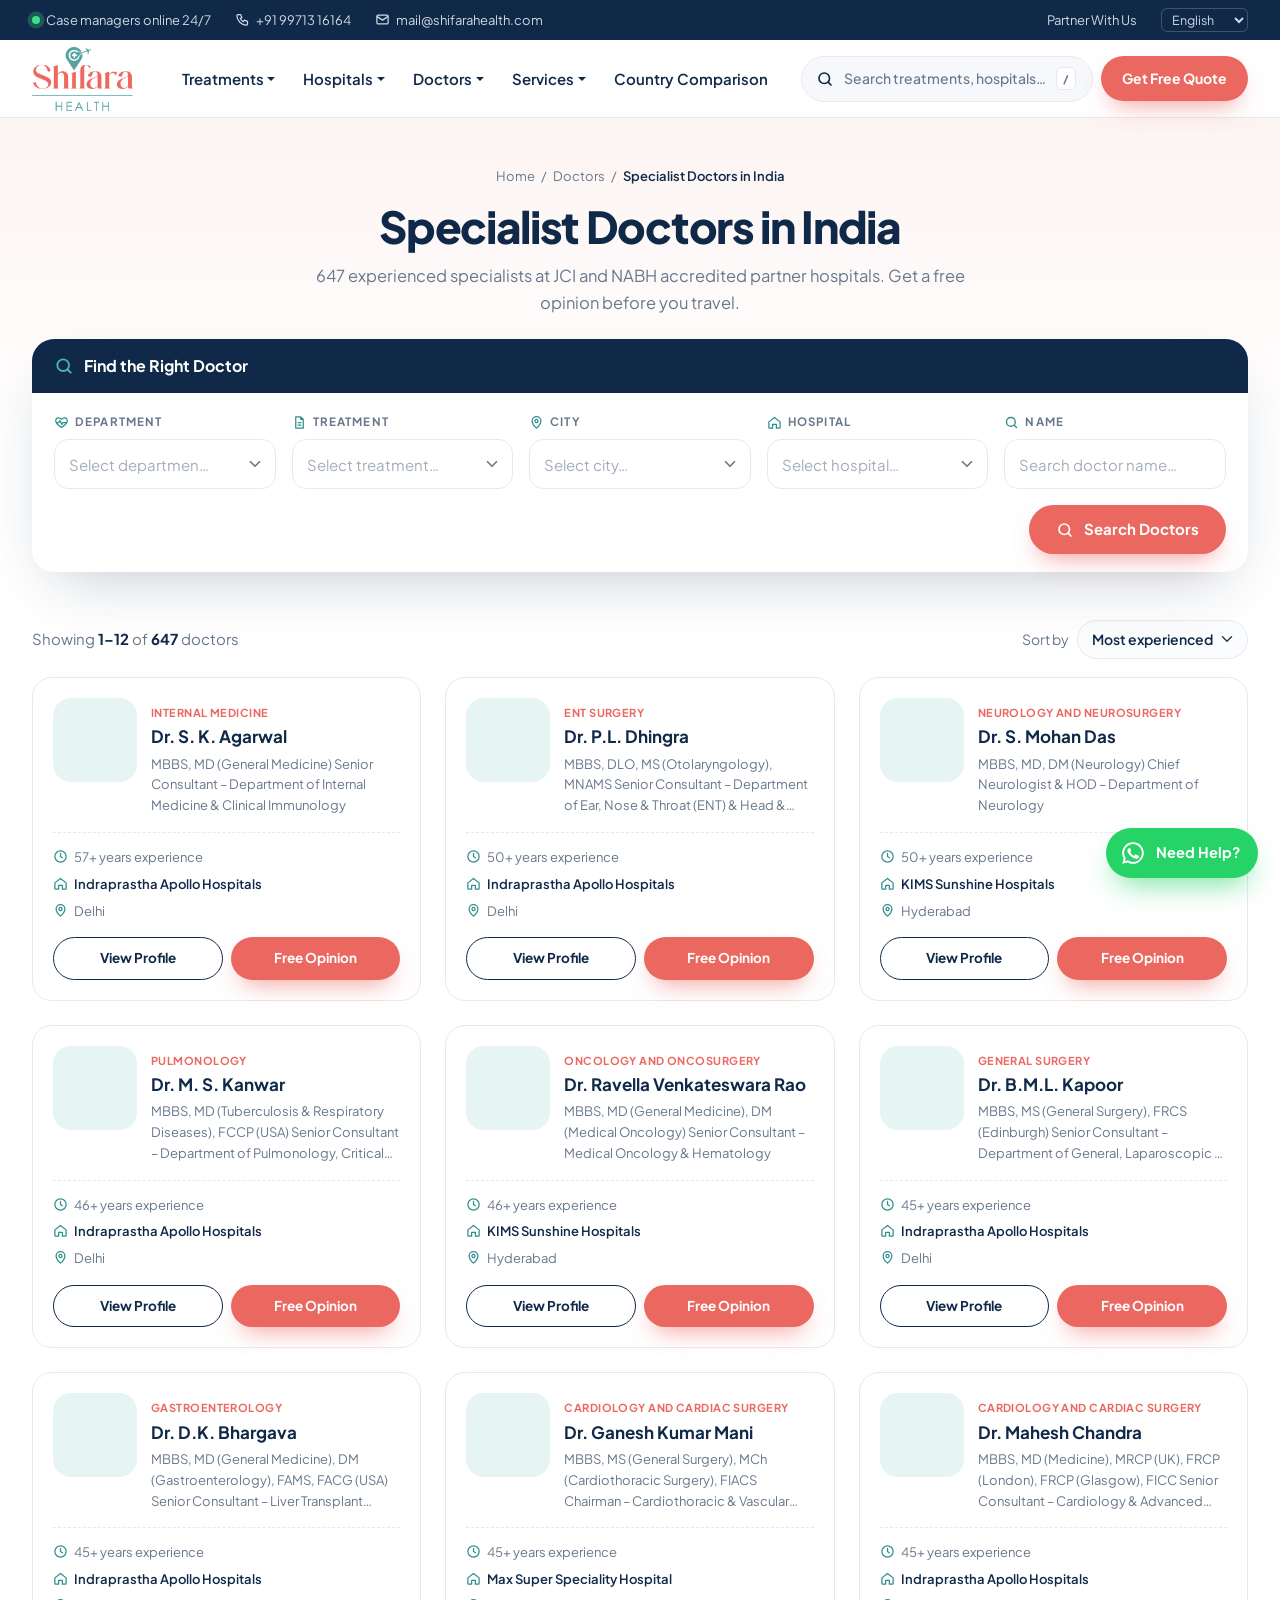
<file: scraped_site/index.html>
<!DOCTYPE html>
<html><head><meta charset="utf-8"><meta http-equiv="refresh" content="0; url=pages/doctors.html">
<title>Cloned site</title></head>
<body><a href="pages/doctors.html">Open the cloned site</a></body></html>
</file>
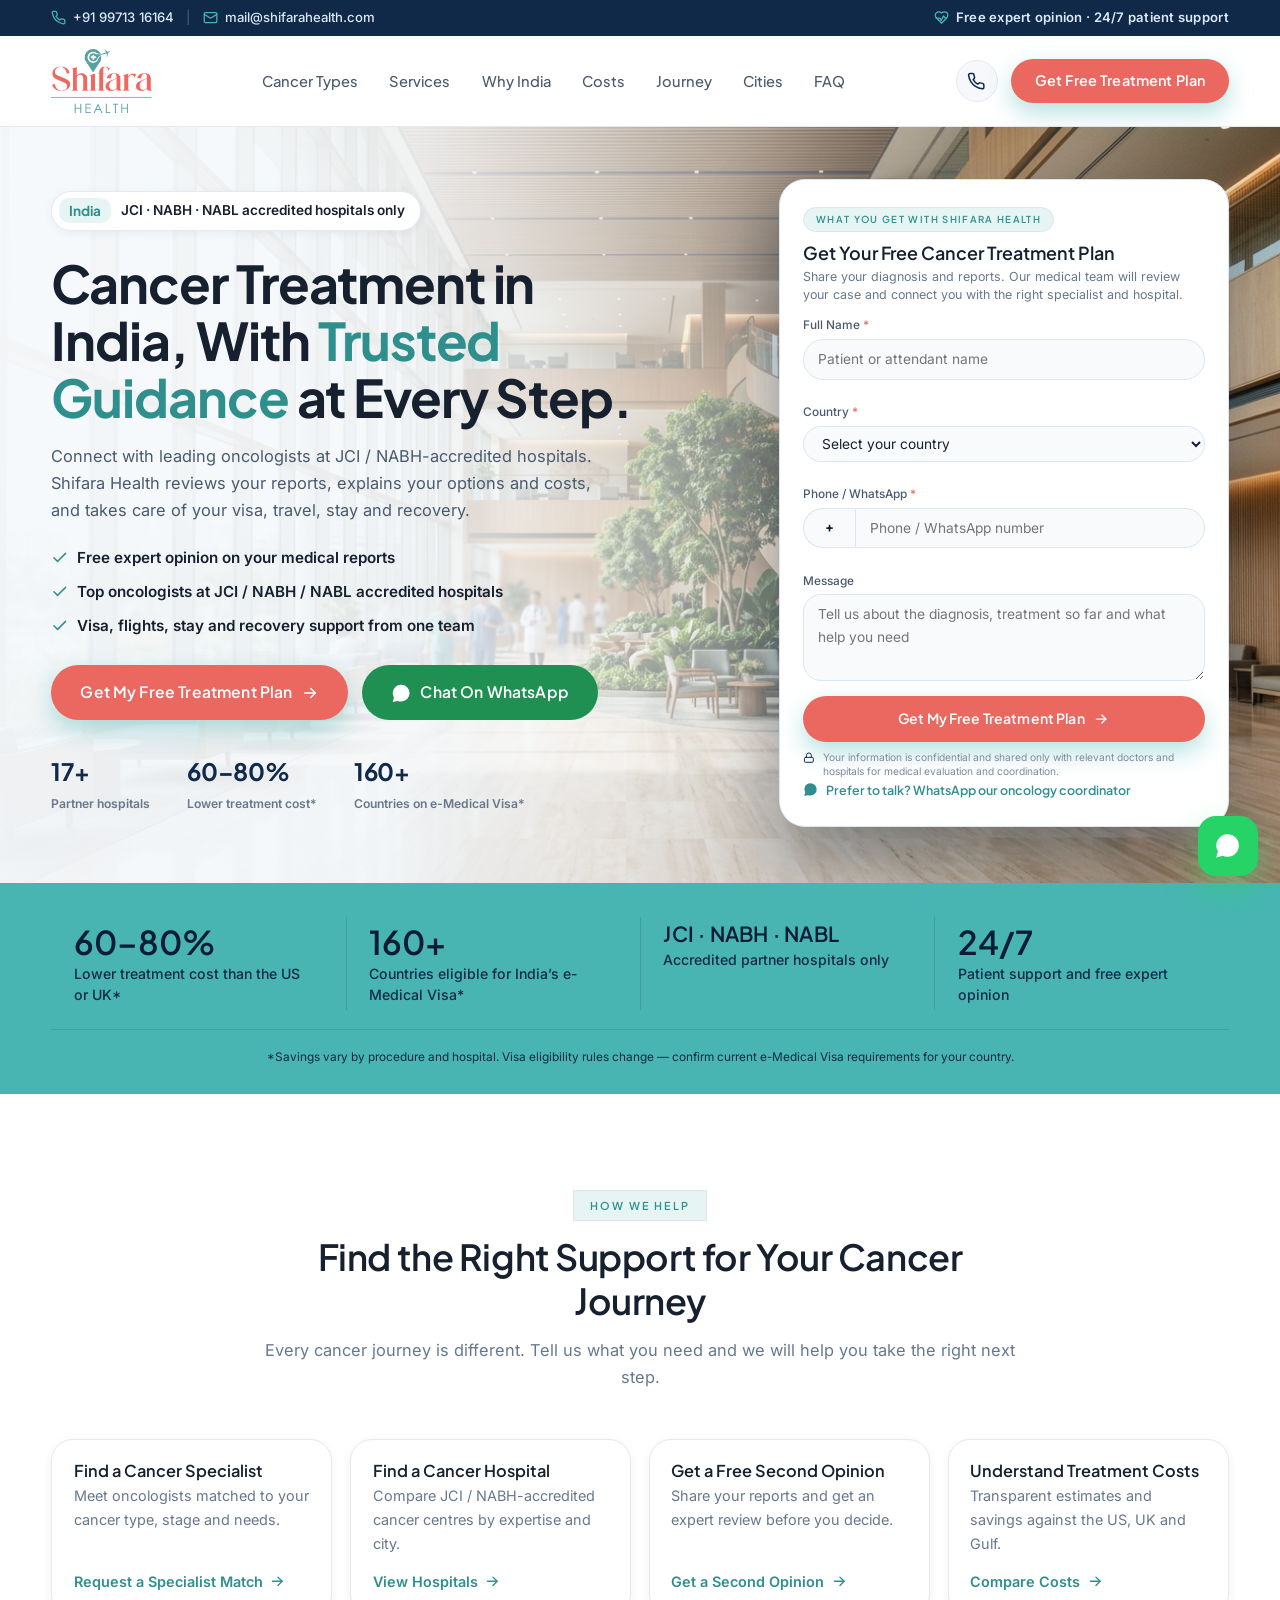
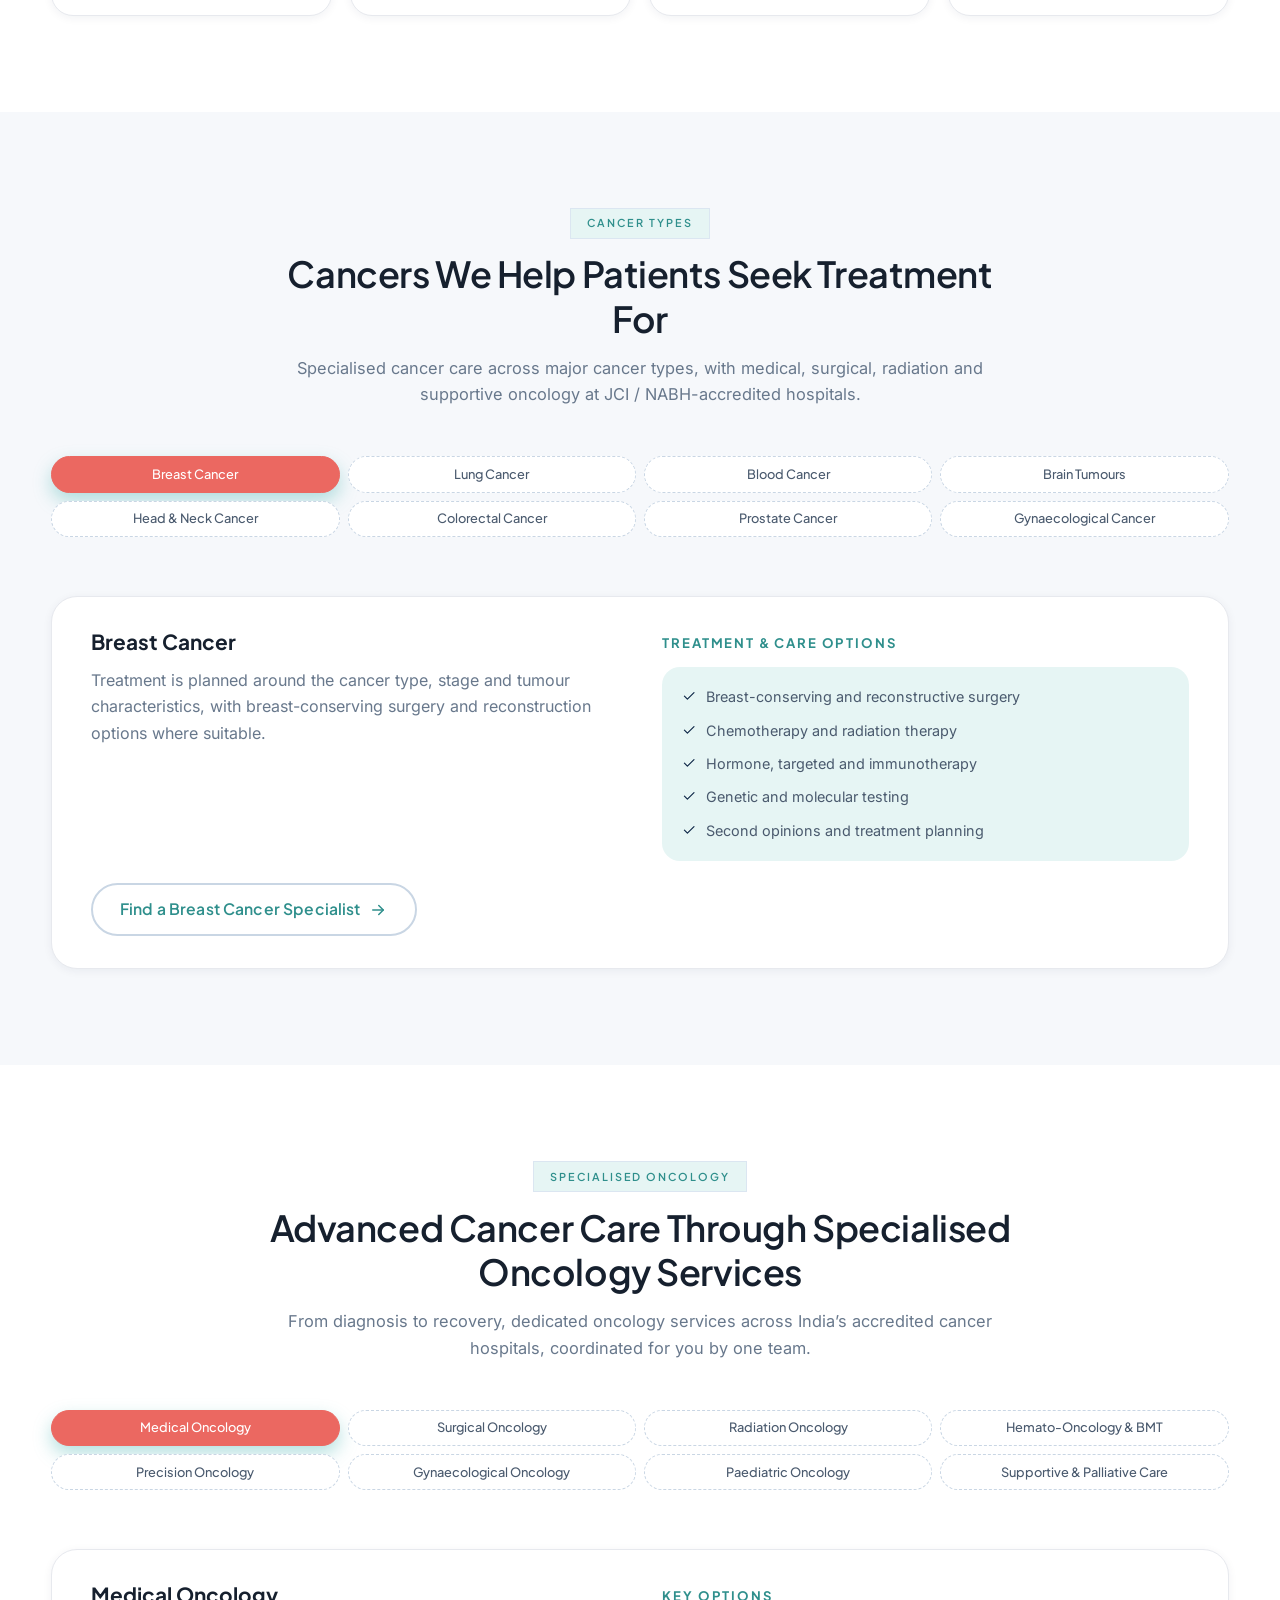
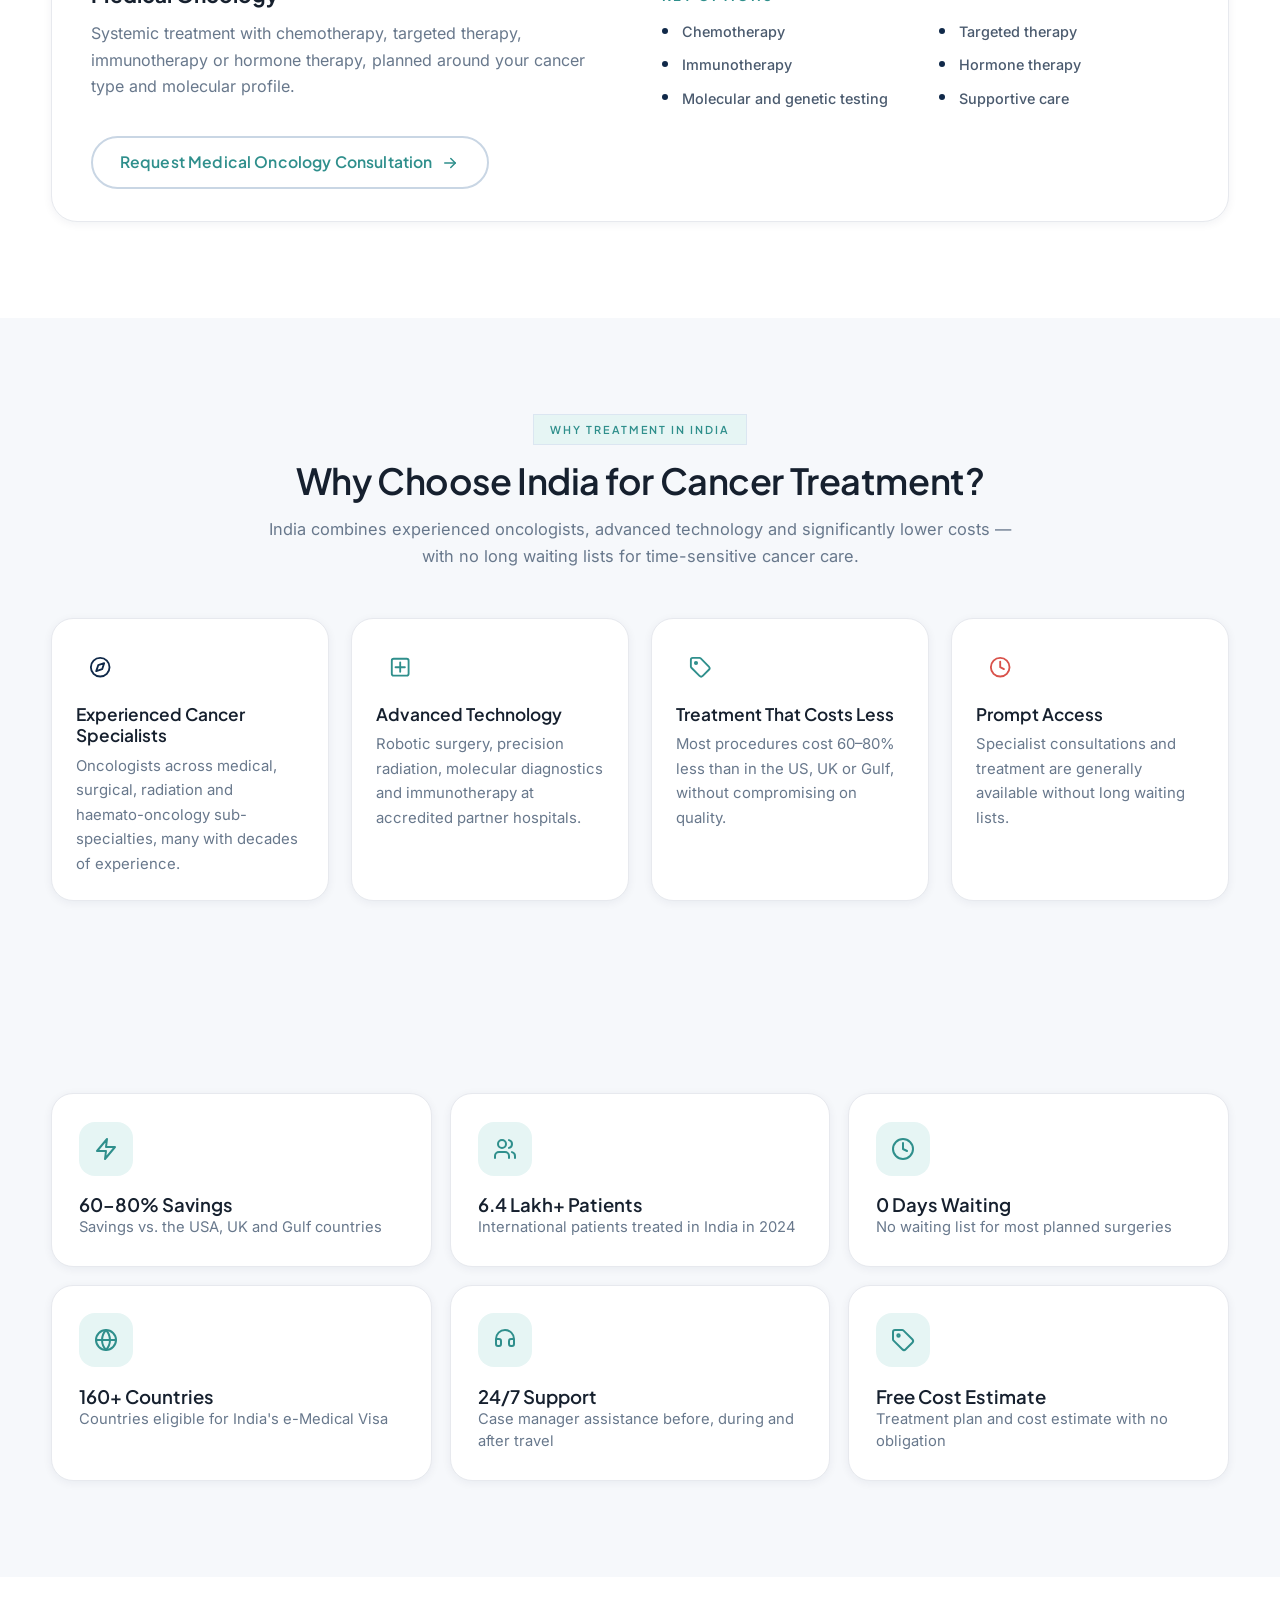
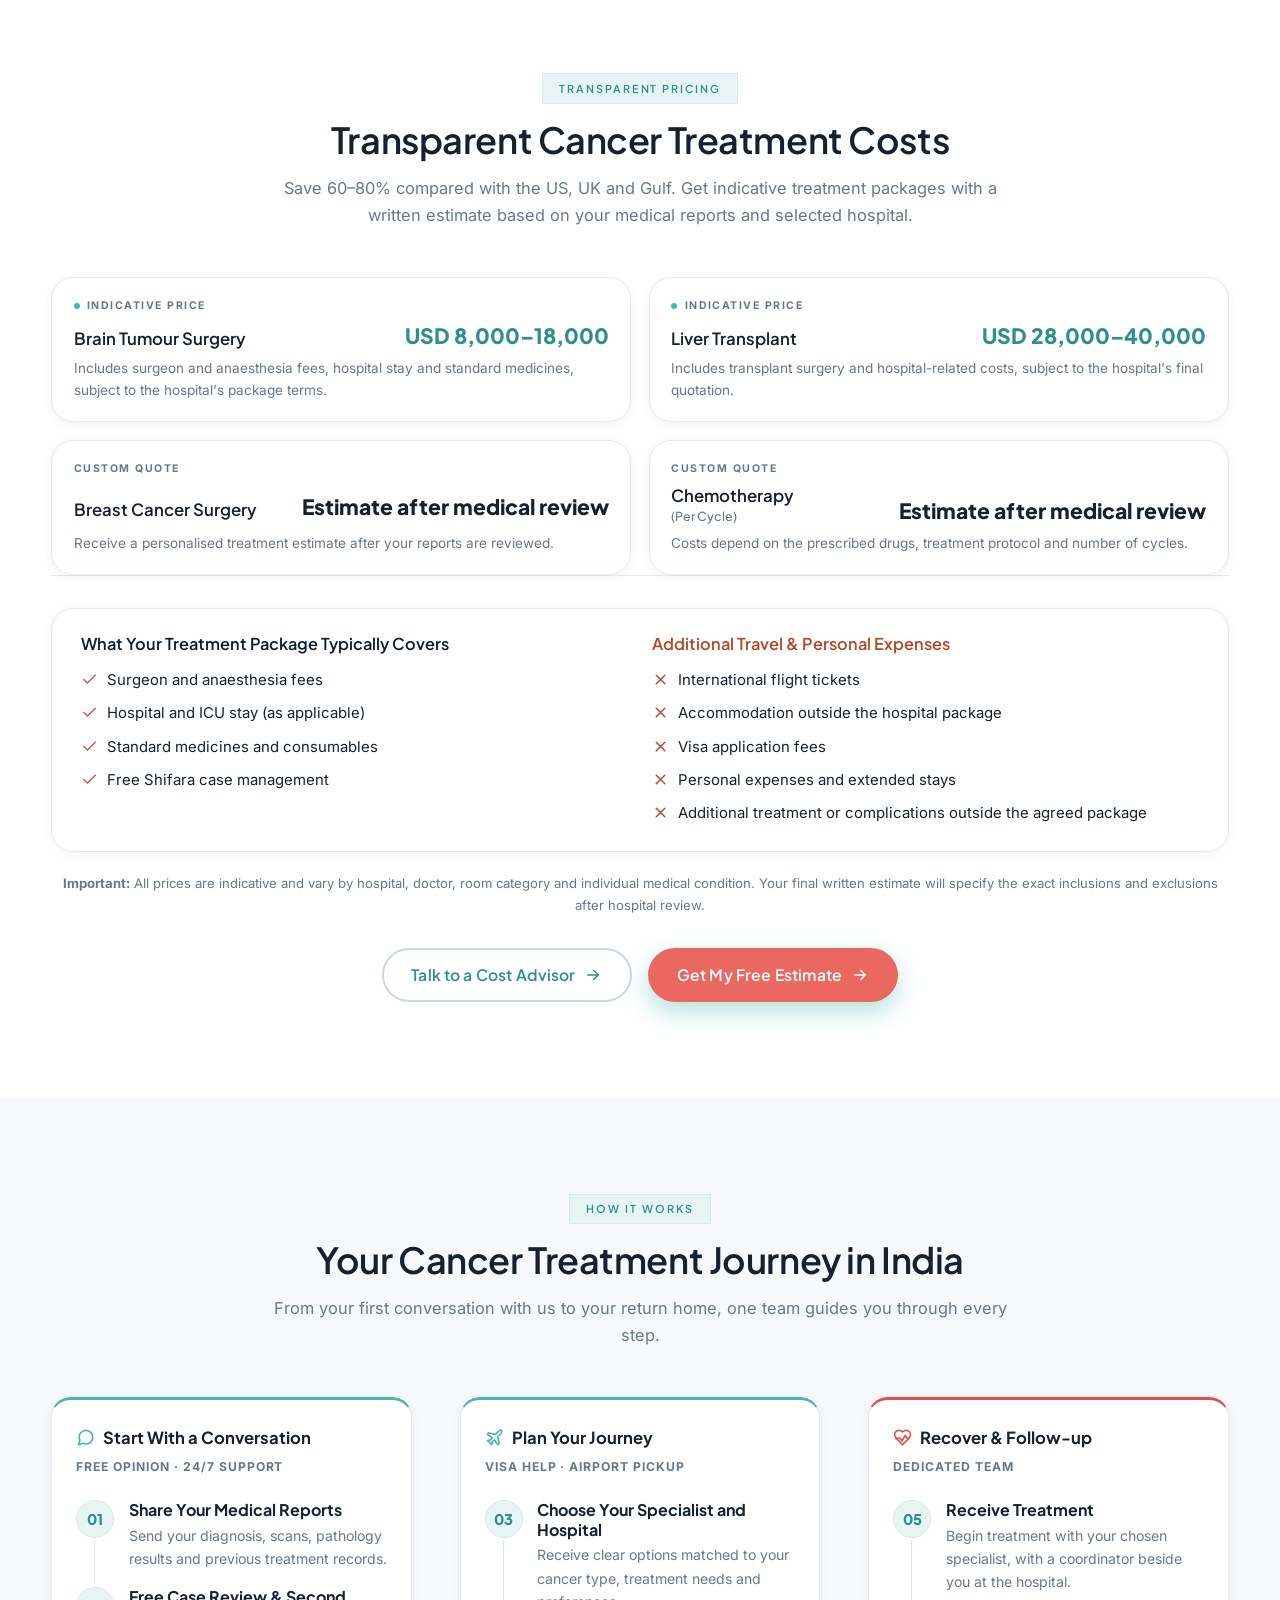
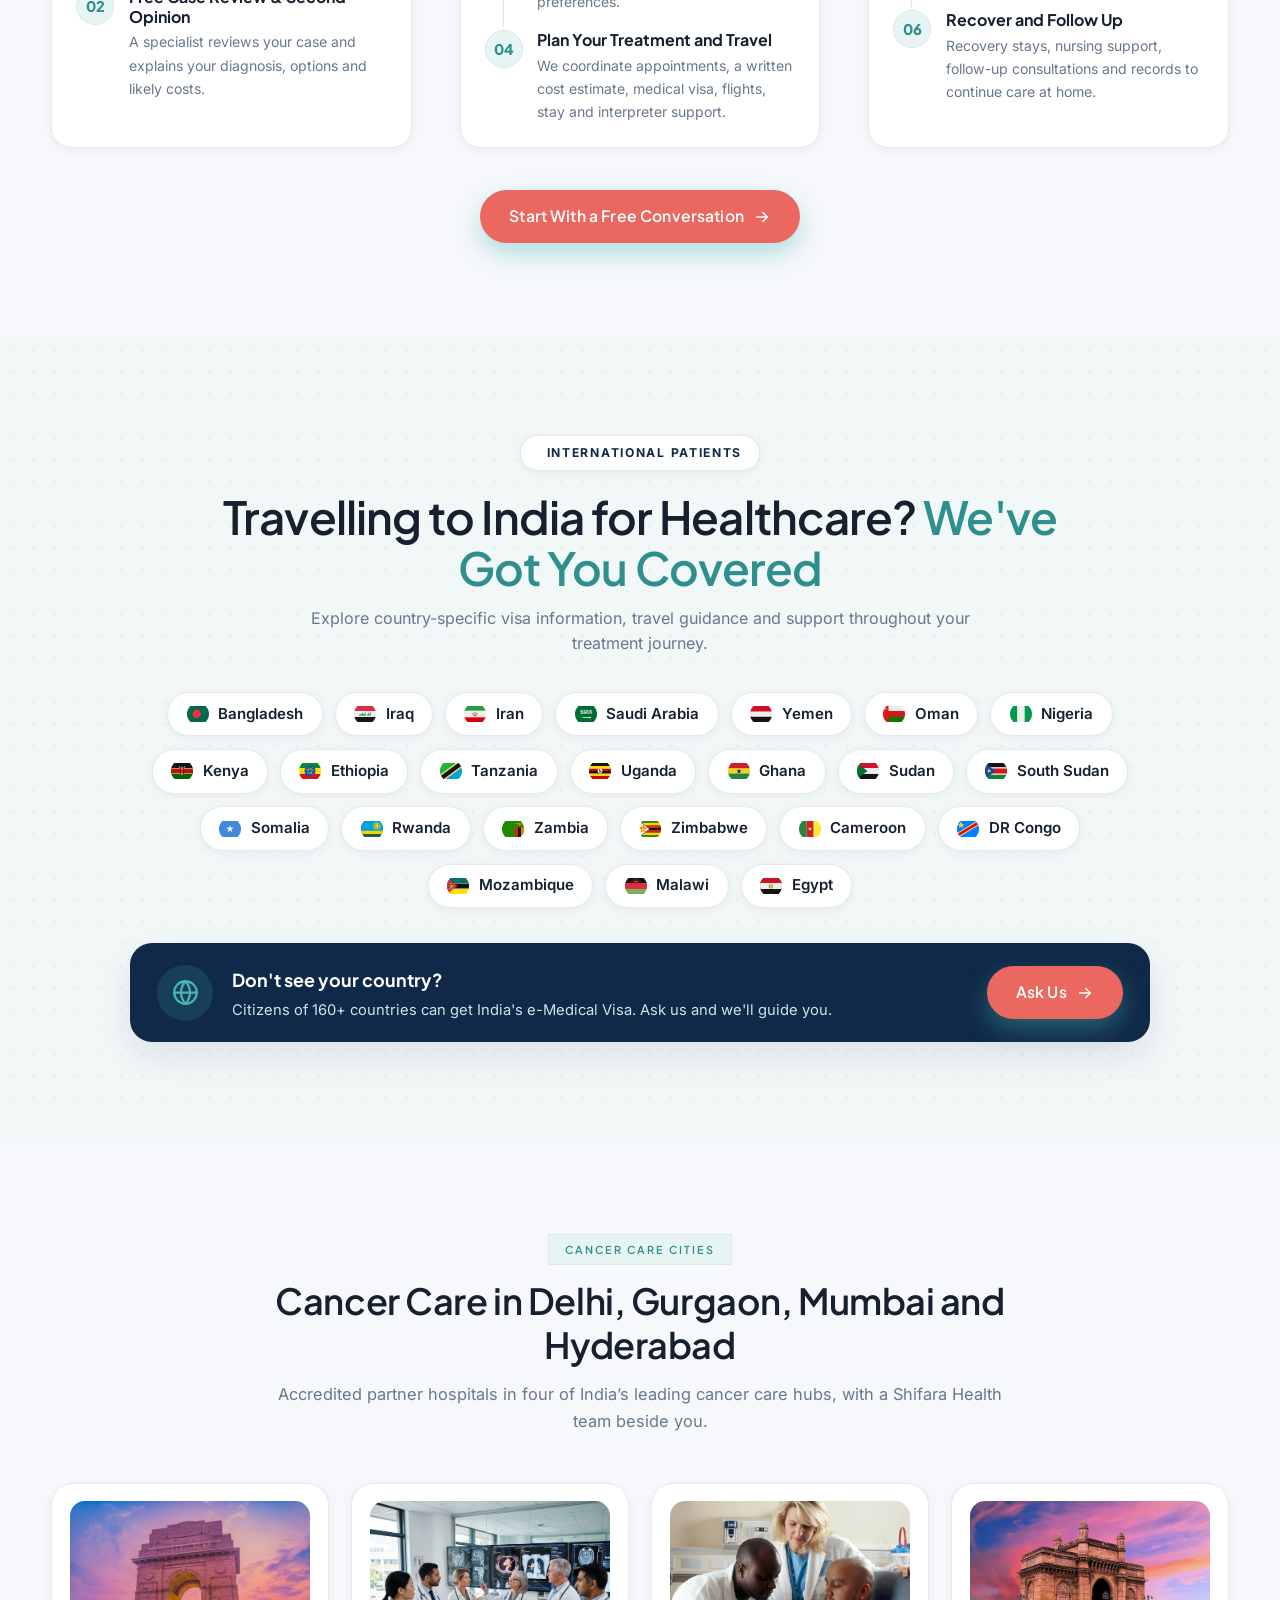
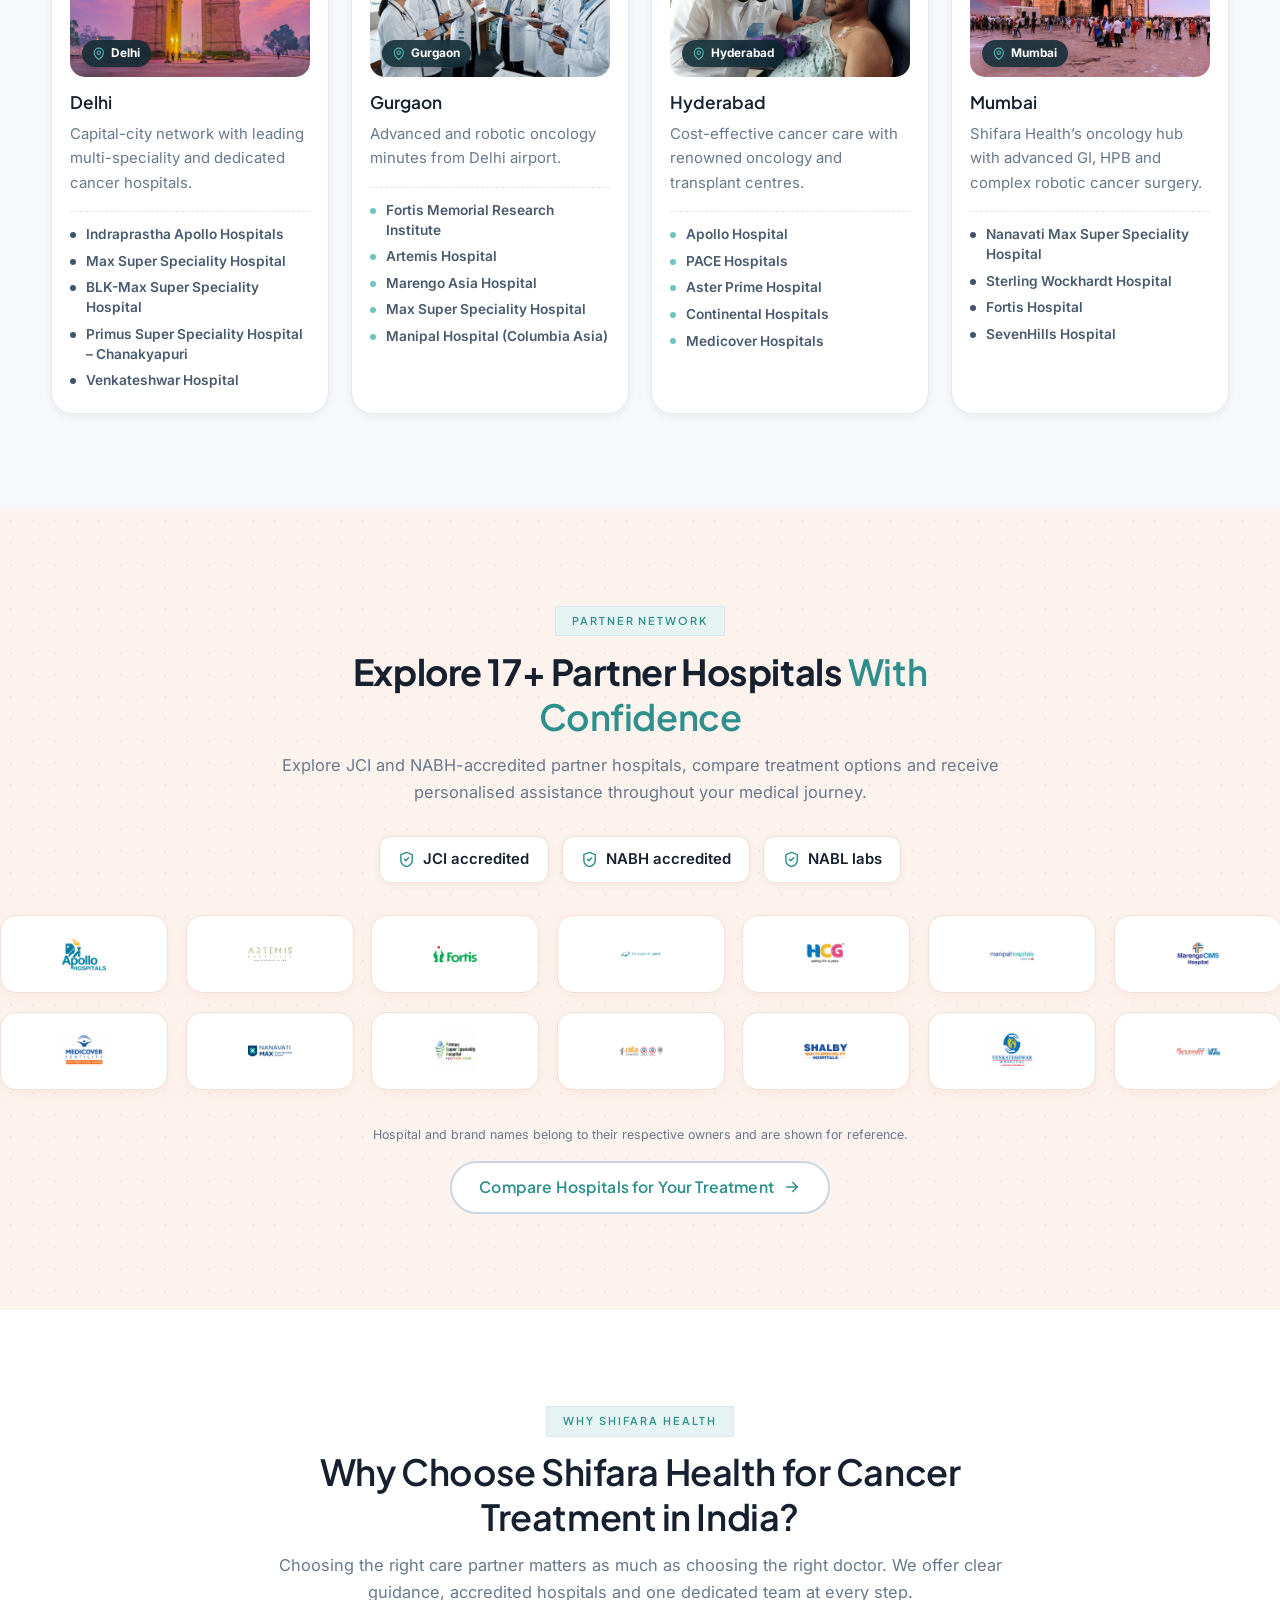
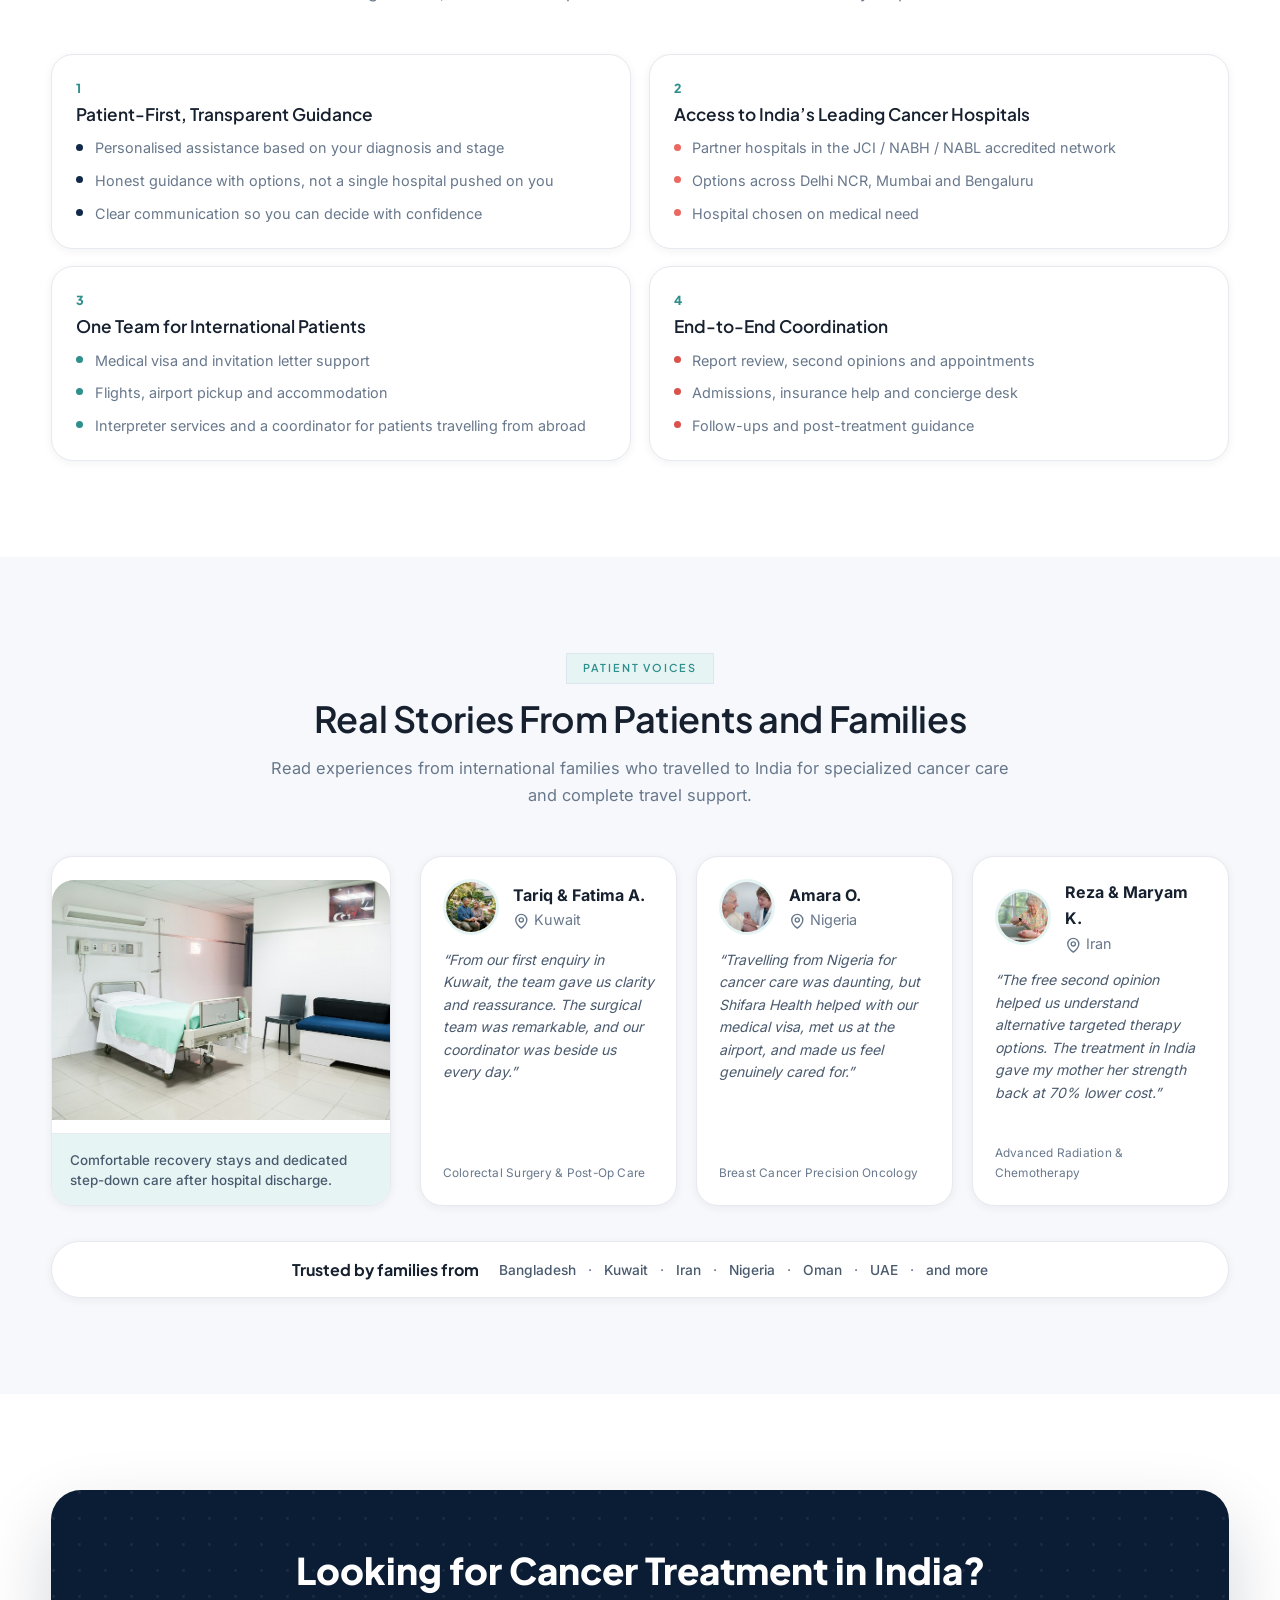
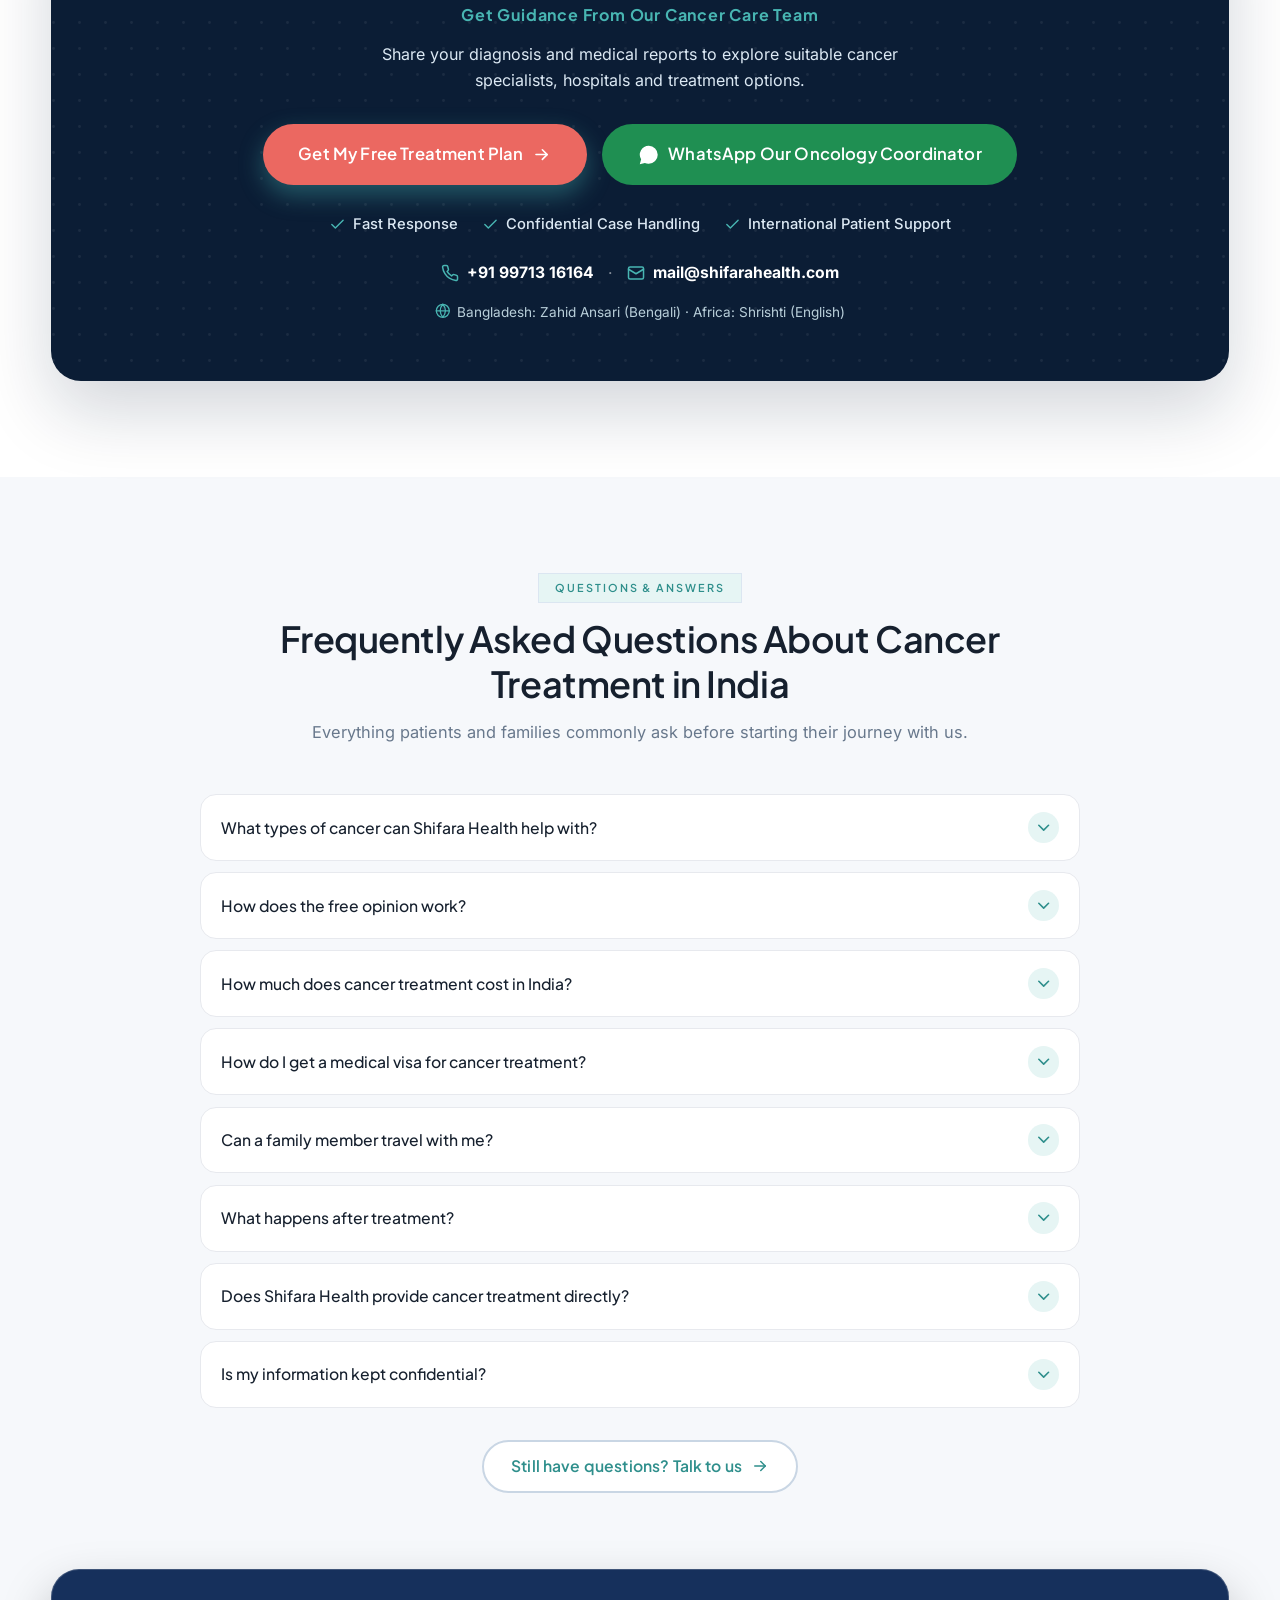
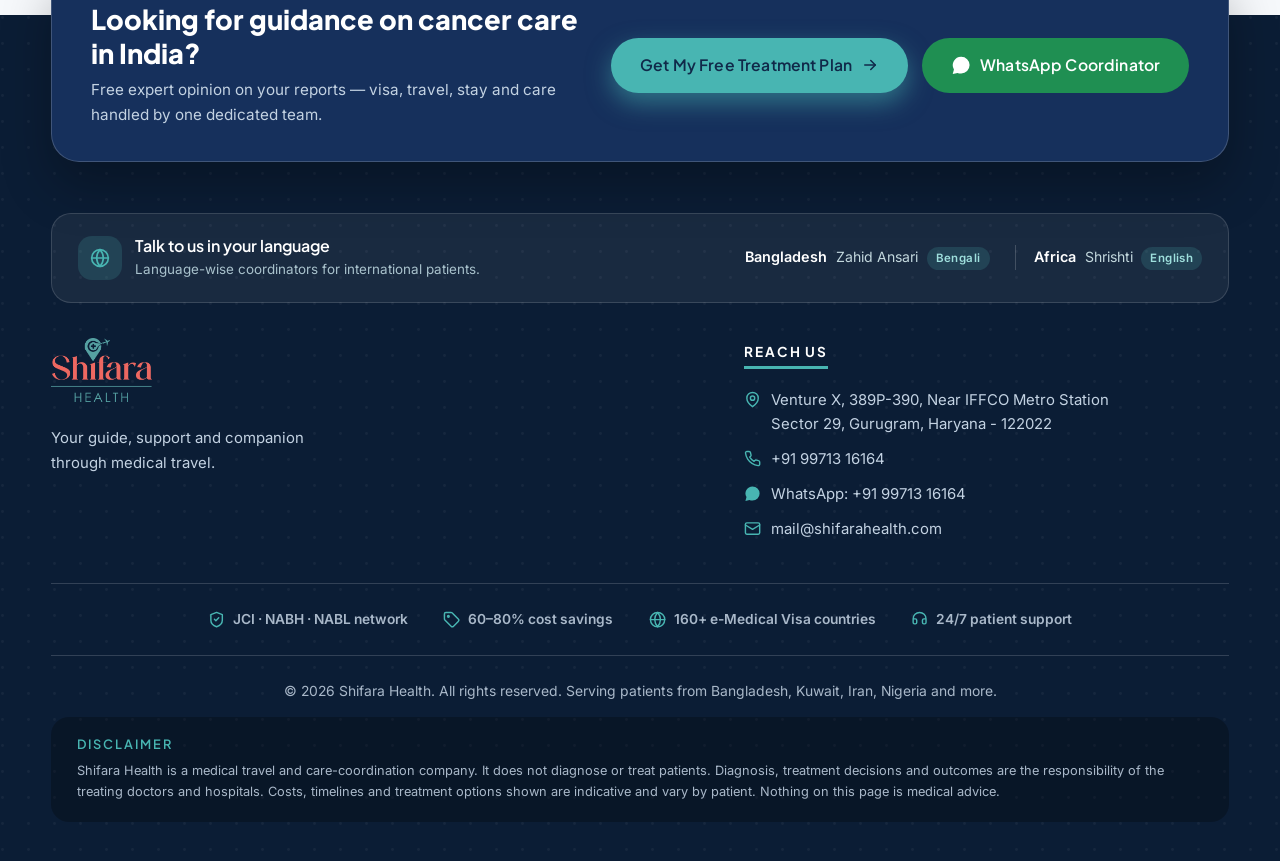
<file: public/cancer-treatment/index.html>
<!DOCTYPE html>
<html lang="en">
<head>
  <meta charset="UTF-8">

  <!-- Google Tag Manager -->
  <script async src="https://www.googletagmanager.com/gtm.js?id=GTM-TSCMNPLR"></script>
  <script>
    window.dataLayer = window.dataLayer || [];
    function gtag(){dataLayer.push(arguments);}
    gtag('js', new Date());
  </script>
  <meta name="viewport" content="width=device-width, initial-scale=1.0">

  <!-- ============================================================
       SEO — Cancer Treatment in India landing page
  ============================================================= -->
  <title>Cancer Treatment in India – Top Oncologists | Shifara Health</title>
  <meta name="description" content="Free cancer treatment plan in India. Top oncologists at JCI/NABH hospitals, with visa, travel & recovery handled by Shifara Health.">
  <meta name="robots" content="index, follow">

  <!-- Open Graph -->
  <meta property="og:type" content="website">
  <meta property="og:title" content="Cancer Treatment in India – Top Oncologists | Shifara Health">
  <meta property="og:description" content="Free cancer treatment plan in India. Top oncologists at JCI/NABH hospitals, with visa, travel & recovery handled by Shifara Health.">
  <meta property="og:image" content="assets/images/hero-bg.jpg">
  <meta property="og:url" content="https://lp.shifarahealth.com/cancer-treatment/">
  <link rel="canonical" href="https://lp.shifarahealth.com/cancer-treatment/">
  <meta name="theme-color" content="#102949">

  <!-- Favicon -->
  <link rel="icon" type="image/png" href="assets/images/favicon.png">

  <!-- Fonts (self-hosted — no external requests) -->
  <link rel="preload" as="font" type="font/woff2" href="assets/fonts/plus-jakarta-sans.woff2" crossorigin>
  <link rel="preload" as="font" type="font/woff2" href="assets/fonts/inter.woff2" crossorigin>
  <link rel="stylesheet" href="css/fonts.css">

  <!-- Bright hero: load the background image immediately -->
  <link rel="preload" as="image" href="assets/images/hero-bg.jpg" fetchpriority="high">

  <!-- Styles -->
  <link rel="stylesheet" href="css/style.css">

  <!-- No-JS fallbacks: keep reveal content visible, show a form note -->
  <noscript>
    <style>
      .reveal { opacity: 1 !important; transform: none !important; }
      .noscript-only { display: block !important; }
    </style>
  </noscript>

  <!--
    FAQ structured data (Section 16: "mark up with FAQ schema").
    Keep the JSON-LD answers in sync with the visible FAQ accordion.
  -->
  <script type="application/ld+json">
  {
    "@context": "https://schema.org",
    "@type": "FAQPage",
    "mainEntity": [
      {"@type": "Question","name": "What types of cancer can Shifara Health help with?","acceptedAnswer": {"@type": "Answer","text": "Shifara Health guides you to specialists and hospitals for breast, lung, blood, brain, head and neck, colorectal, prostate and gynaecological cancers, and others on request."}},
      {"@type": "Question","name": "How does the free opinion work?","acceptedAnswer": {"@type": "Answer","text": "Share your reports through the form or WhatsApp. Our medical team reviews your case and connects you with a suitable specialist who explains your diagnosis and options."}},
      {"@type": "Question","name": "How much does cancer treatment cost in India?","acceptedAnswer": {"@type": "Answer","text": "Most procedures cost 60–80% less than in the US, UK or Gulf. The final cost depends on cancer type, stage, treatment plan, hospital, medicines, diagnostics and length of stay. For example, brain tumour surgery is listed at USD 8,000–18,000. You receive a written estimate after your reports are reviewed."}},
      {"@type": "Question","name": "How do I get a medical visa for cancer treatment?","acceptedAnswer": {"@type": "Answer","text": "Our team helps with the complete medical visa process, including invitation letters and travel documents. Citizens of 160+ countries can apply for India's e-Medical Visa. Rules change, so we confirm the current requirements for your country."}},
      {"@type": "Question","name": "Can a family member travel with me?","acceptedAnswer": {"@type": "Answer","text": "Yes. We arrange accommodation, local transport, translator support and dietary help for companions, and can organise sightseeing during longer stays."}},
      {"@type": "Question","name": "What happens after treatment?","acceptedAnswer": {"@type": "Answer","text": "We arrange recovery stays, professional nurses and caregivers, and follow-up consultations. We also help with medical records and guidance so you can continue care at home."}},
      {"@type": "Question","name": "Does Shifara Health provide cancer treatment directly?","acceptedAnswer": {"@type": "Answer","text": "Shifara Health is a medical travel and care-coordination company. Diagnosis and treatment are provided by the doctors and hospitals you choose."}},
      {"@type": "Question","name": "Is my information kept confidential?","acceptedAnswer": {"@type": "Answer","text": "Yes. Your reports are shared only with the doctors and hospitals involved in evaluating your case, in line with our Privacy Policy."}}
    ]
  }
  </script>
</head>
<body>
  <a class="skip-link" href="#main">Skip to main content</a>

  <!-- ============================================================
       SVG ICON SPRITE  (stroke-based, inherits currentColor)
  ============================================================= -->
  <svg xmlns="http://www.w3.org/2000/svg" style="display:none" aria-hidden="true">
    <defs>
      <symbol id="i-check" viewBox="0 0 24 24"><path d="M20 6 9 17l-5-5"/></symbol>
      <symbol id="i-chevron" viewBox="0 0 24 24"><path d="m6 9 6 6 6-6"/></symbol>
      <symbol id="i-chevl" viewBox="0 0 24 24"><path d="m14 18-6-6 6-6"/></symbol>
      <symbol id="i-chevr" viewBox="0 0 24 24"><path d="m10 6 6 6-6 6"/></symbol>
      <symbol id="i-pause" viewBox="0 0 24 24"><path d="M9 4v16"/><path d="M15 4v16"/></symbol>
      <symbol id="i-play" viewBox="0 0 24 24"><path d="m7 4 12 8-12 8z"/></symbol>
      <symbol id="i-arrow" viewBox="0 0 24 24"><path d="M5 12h14"/><path d="m13 6 6 6-6 6"/></symbol>
      <symbol id="i-phone" viewBox="0 0 24 24"><path d="M22 16.92v3a2 2 0 0 1-2.18 2 19.79 19.79 0 0 1-8.63-3.07 19.5 19.5 0 0 1-6-6 19.79 19.79 0 0 1-3.07-8.67A2 2 0 0 1 4.11 2h3a2 2 0 0 1 2 1.72 12.84 12.84 0 0 0 .7 2.81 2 2 0 0 1-.45 2.11L8.09 9.91a16 16 0 0 0 6 6l1.27-1.27a2 2 0 0 1 2.11-.45 12.84 12.84 0 0 0 2.81.7A2 2 0 0 1 22 16.92z"/></symbol>
      <symbol id="i-whatsapp" viewBox="0 0 24 24"><path fill="currentColor" stroke="none" d="M12 2a9.9 9.9 0 0 0-8.53 14.97L2 22.5l5.68-1.43A9.9 9.9 0 0 0 12 21.8h.01A9.9 9.9 0 0 0 12 2Zm5.47 14.38c-.3-.15-1.76-.87-2.03-.97-.27-.1-.47-.15-.67.15-.2.3-.77.97-.94 1.16-.17.2-.35.22-.64.08-.3-.15-1.26-.47-2.39-1.48-.88-.79-1.48-1.76-1.65-2.06-.17-.3-.02-.46.13-.6.13-.14.3-.35.44-.53.15-.17.2-.3.3-.5.1-.2.05-.37-.03-.52-.07-.15-.67-1.61-.91-2.2-.24-.58-.49-.5-.67-.51h-.57c-.2 0-.52.07-.8.37-.27.3-1.04 1.02-1.04 2.48 0 1.46 1.07 2.88 1.22 3.08.15.2 2.1 3.2 5.08 4.49.71.3 1.26.49 1.7.62.7.23 1.36.2 1.87.12.57-.08 1.76-.72 2-1.41.25-.7.25-1.29.18-1.41-.08-.13-.28-.2-.57-.35Z"/></symbol>
      <symbol id="i-shield" viewBox="0 0 24 24"><path d="M20 13c0 5-3.5 7.5-8 9-4.5-1.5-8-4-8-9V5l8-3 8 3z"/><path d="m9 11.5 2 2 4-4"/></symbol>
      <symbol id="i-globe" viewBox="0 0 24 24"><circle cx="12" cy="12" r="10"/><path d="M2 12h20"/><path d="M12 2a15.3 15.3 0 0 1 4 10 15.3 15.3 0 0 1-4 10 15.3 15.3 0 0 1-4-10 15.3 15.3 0 0 1 4-10z"/></symbol>
      <symbol id="i-plane" viewBox="0 0 24 24"><path d="M17.8 19.2 16 11l3.5-3.5C21 6 21.5 4 21 3c-1-.5-3 0-4.5 1.5L13 8 4.8 6.2c-.5-.1-.9.1-1.1.5l-.3.5c-.2.5-.1 1 .3 1.3L9 12l-2 3H4l-1 1 3 2 2 3 1-1v-3l3-2 3.5 5.3c.3.4.8.5 1.3.3l.5-.2c.4-.3.6-.7.5-1.2z"/></symbol>
      <symbol id="i-bed" viewBox="0 0 24 24"><path d="M2 4v16"/><path d="M2 8h18a2 2 0 0 1 2 2v10"/><path d="M2 17h20"/><path d="M6 8v9"/></symbol>
      <symbol id="i-heart" viewBox="0 0 24 24"><path d="M19 14c1.49-1.46 3-3.21 3-5.5A5.5 5.5 0 0 0 16.5 3c-1.76 0-3 .5-4.5 2-1.5-1.5-2.74-2-4.5-2A5.5 5.5 0 0 0 2 8.5c0 2.3 1.5 4.05 3 5.5l7 7Z"/><path d="M3.22 13H9.24l2 3.6 4-7.2 2.52 3.6h2.02"/></symbol>
      <symbol id="i-users" viewBox="0 0 24 24"><path d="M16 21v-2a4 4 0 0 0-4-4H6a4 4 0 0 0-4 4v2"/><circle cx="9" cy="7" r="4"/><path d="M22 21v-2a4 4 0 0 0-3-3.87"/><path d="M16 3.13a4 4 0 0 1 0 7.75"/></symbol>
      <symbol id="i-hospital" viewBox="0 0 24 24"><rect x="3" y="3" width="18" height="18" rx="2"/><path d="M12 7v10"/><path d="M7 12h10"/></symbol>
      <symbol id="i-compass" viewBox="0 0 24 24"><circle cx="12" cy="12" r="10"/><path d="m16.24 7.76-2.12 6.36-6.36 2.12 2.12-6.36 6.36-2.12z"/></symbol>
      <symbol id="i-file" viewBox="0 0 24 24"><path d="M14 2H6a2 2 0 0 0-2 2v16a2 2 0 0 0 2 2h12a2 2 0 0 0 2-2V8z"/><path d="M14 2v6h6"/><path d="M16 13H8"/><path d="M16 17H8"/></symbol>
      <symbol id="i-video" viewBox="0 0 24 24"><rect x="2" y="6" width="14" height="12" rx="2"/><path d="m22 8-6 4 6 4V8"/></symbol>
      <symbol id="i-chat" viewBox="0 0 24 24"><path d="M21 11.5a8.38 8.38 0 0 1-.9 3.8 8.5 8.5 0 0 1-7.6 4.7 8.38 8.38 0 0 1-3.8-.9L3 21l1.9-5.7a8.38 8.38 0 0 1-.9-3.8 8.5 8.5 0 0 1 4.7-7.6 8.38 8.38 0 0 1 3.8-.9h.5a8.48 8.48 0 0 1 8 8v.5z"/></symbol>
      <symbol id="i-headset" viewBox="0 0 24 24"><path d="M3 11h3a2 2 0 0 1 2 2v3a2 2 0 0 1-2 2H5a2 2 0 0 1-2-2v-5a9 9 0 0 1 18 0v5a2 2 0 0 1-2 2h-1a2 2 0 0 1-2-2v-3a2 2 0 0 1 2-2h3"/></symbol>
      <symbol id="i-clock" viewBox="0 0 24 24"><circle cx="12" cy="12" r="10"/><path d="M12 6v6l4 2"/></symbol>
      <symbol id="i-tag" viewBox="0 0 24 24"><path d="M12.586 2.586A2 2 0 0 0 11.172 2H4a2 2 0 0 0-2 2v7.172a2 2 0 0 0 .586 1.414l8.704 8.704a2.426 2.426 0 0 0 3.42 0l6.58-6.58a2.426 2.426 0 0 0 0-3.42z"/><circle cx="7.5" cy="7.5" r="1.2"/></symbol>
      <symbol id="i-home" viewBox="0 0 24 24"><path d="m3 9 9-7 9 7v11a2 2 0 0 1-2 2H5a2 2 0 0 1-2-2z"/><path d="M9 22V12h6v10"/></symbol>
      <symbol id="i-zap" viewBox="0 0 24 24"><path d="M13 2 3 14h9l-1 8 10-12h-9l1-8z"/></symbol>
      <symbol id="i-mail" viewBox="0 0 24 24"><rect x="2" y="4" width="20" height="16" rx="2"/><path d="m22 7-10 6L2 7"/></symbol>
      <symbol id="i-lock" viewBox="0 0 24 24"><rect x="3" y="11" width="18" height="10" rx="2"/><path d="M7 11V7a5 5 0 0 1 10 0v4"/></symbol>
      <symbol id="i-map" viewBox="0 0 24 24"><path d="M20 10c0 6-8 12-8 12s-8-6-8-12a8 8 0 0 1 16 0Z"/><circle cx="12" cy="10" r="3"/></symbol>
      <symbol id="i-x" viewBox="0 0 24 24"><path d="M18 6 6 18"/><path d="m6 6 12 12"/></symbol>
      <symbol id="i-user" viewBox="0 0 24 24"><path d="M19 21v-2a4 4 0 0 0-4-4H9a4 4 0 0 0-4 4v2"/><circle cx="12" cy="7" r="4"/></symbol>
    </defs>
  </svg>

  <!-- ============================================================
       HEADER — logo, phone, one CTA (main-nav hidden per doc) 
       Contact values are injected from js/script.js CONFIG.
  ============================================================= -->
  <header class="site-header" id="siteHeader">
    <!-- Utility top bar -->
    <div class="topbar">
      <div class="container topbar-inner">
        <div class="topbar-contact">
          <a data-contact="phoneLink" href="#" data-event="call_click">
            <svg class="ic" aria-hidden="true"><use href="#i-phone"/></svg>
            <span data-contact="phoneText">+91 99713 16164</span>
          </a>
          <span class="topbar-sep" aria-hidden="true">|</span>
          <a data-contact="mailLink" href="#" data-event="email_click">
            <svg class="ic" aria-hidden="true"><use href="#i-mail"/></svg>
            <span data-contact="mailText">mail@shifarahealth.com</span>
          </a>
        </div>
        <p class="topbar-note"><svg class="ic" aria-hidden="true"><use href="#i-heart"/></svg> Free expert opinion · 24/7 patient support</p>
      </div>
    </div>

    <!-- Main navbar: on-page anchors only (visitors stay on the page per doc) -->
    <nav class="navbar" aria-label="Page navigation">
      <div class="container navbar-inner">
        <a class="logo" href="#top" aria-label="Shifara Health – home">
          <img class="logo-img" src="assets/images/shifara-logo.png" alt="Shifara Health" width="378" height="240">
        </a>

        <ul class="nav-links" id="navLinks">
          <li><a href="#cancer-types">Cancer Types</a></li>
          <li><a href="#services">Services</a></li>
          <li><a href="#why-india">Why India</a></li>
          <li><a href="#costs">Costs</a></li>
          <li><a href="#journey">Journey</a></li>
          <li><a href="#hubs">Cities</a></li>
          <li><a href="#faqs">FAQ</a></li>
        </ul>

        <div class="nav-actions">
          <a class="nav-phone" data-contact="phoneLink" href="#" data-event="call_click" aria-label="Call us">
            <svg class="ic" aria-hidden="true"><use href="#i-phone"/></svg>
          </a>
          <a class="btn btn-primary btn-header" href="#lead-form" data-event="form_intent">Get Free Treatment Plan</a>
          <button class="nav-toggle" id="navToggle" aria-expanded="false" aria-controls="navDrawer" aria-label="Open menu">
            <span></span><span></span><span></span>
          </button>
        </div>
      </div>
    </nav>

    <!-- Mobile drawer -->
    <div class="nav-drawer" id="navDrawer" hidden>
      <ul class="drawer-links">
        <li><a href="#cancer-types">Cancer Types</a></li>
        <li><a href="#services">Services</a></li>
        <li><a href="#why-india">Why India</a></li>
        <li><a href="#costs">Costs</a></li>
        <li><a href="#journey">Journey</a></li>
        <li><a href="#hubs">Cities</a></li>
        <li><a href="#faqs">FAQ</a></li>
      </ul>
      <div class="drawer-actions">
        <a class="btn btn-primary btn-block" href="#lead-form" data-event="form_intent">Get My Free Treatment Plan</a>
        <a class="btn btn-whatsapp btn-block" data-contact="waLink" href="#" target="_blank" rel="noopener" data-event="whatsapp_click">
          <svg class="ic" aria-hidden="true"><use href="#i-whatsapp"/></svg> WhatsApp Coordinator
        </a>
        <a class="drawer-phone" data-contact="phoneLink" href="#" data-event="call_click">
          <svg class="ic" aria-hidden="true"><use href="#i-phone"/></svg>
          <span data-contact="phoneText">+91 99713 16164</span>
        </a>
      </div>
    </div>
  </header>

  <main id="main">

    <!-- ========================================================
         SECTION 1 — HERO  (primary conversion: free consultation form)
    ========================================================== -->
    <section class="hero-bright" id="top">
      <div class="hb-media" aria-hidden="true">
        <img class="hb-img" src="assets/images/hero-bg.jpg" alt="" width="1376" height="768" fetchpriority="high">
        <span class="hb-veil"></span>
      </div>

      <div class="container hb-grid hb-grid--capture">
        <div class="hb-copy">
        <p class="hb-chip"><span class="hb-chip-country">India</span>JCI · NABH · NABL accredited hospitals only</p>
        <h1 class="hb-title">Cancer Treatment in India, With <em>Trusted Guidance</em> at&nbsp;Every&nbsp;Step.</h1>
        <p class="hb-lead">Connect with leading oncologists at JCI / NABH-accredited hospitals. Shifara Health reviews your reports, explains your options and costs, and takes care of your visa, travel, stay and recovery.</p>

        <ul class="hb-checks">
          <li><svg class="ic" aria-hidden="true"><use href="#i-check"/></svg> Free expert opinion on your medical reports</li>
          <li><svg class="ic" aria-hidden="true"><use href="#i-check"/></svg> Top oncologists at JCI / NABH / NABL accredited hospitals</li>
          <li><svg class="ic" aria-hidden="true"><use href="#i-check"/></svg> Visa, flights, stay and recovery support from one team</li>
        </ul>

        <div class="hb-cta">
          <a class="btn btn-primary" href="#lead-form" data-event="form_intent">Get My Free Treatment Plan <svg class="ic" aria-hidden="true"><use href="#i-arrow"/></svg></a>
          <a class="btn btn-whatsapp" data-contact="waLink" href="#" target="_blank" rel="noopener" data-event="whatsapp_click">
            <svg class="ic" aria-hidden="true"><use href="#i-whatsapp"/></svg> Chat On WhatsApp
          </a>
        </div>

        <dl class="hb-stats">
          <div><dt>17+</dt><dd>Partner hospitals</dd></div>
          <div><dt>60–80%</dt><dd>Lower treatment cost*</dd></div>
          <div><dt>160+</dt><dd>Countries on e-Medical Visa*</dd></div>
        </dl>
      </div>
      </div><!-- /hb-grid -->

        <!-- Free treatment-plan card — floats over the right side of the
             bright hero and stacks below it on mobile -->
        <div class="hero-capture">
        <div class="hero-form-wrap">
          <div class="hero-form" id="lead-form">
            <p class="capture-eyebrow">What you get with Shifara Health</p>
            <h2>Get Your Free Cancer Treatment Plan</h2>
            <p class="form-sub">Share your diagnosis and reports. Our medical team will review your case and connect you with the right specialist and hospital.</p>

            <!--
              TEMPLATE NOTE (doc Section B): form routing goes to the CRM plus
              [hello@brand.com]. Wire the submit handler in js/script.js.
            -->
            <form id="enquiryForm" novalidate="">
              <input type="hidden" name="formSource" value="Cancer Treatment in India landing page">

              <div class="field">
                <label for="fullName">Full Name <em>*</em></label>
                <input type="text" id="fullName" name="fullName" required autocomplete="name" placeholder="Patient or attendant name">
                <span class="err" data-err="fullName"></span>
              </div>

              <div class="field">
                <label for="country">Country <em>*</em></label>
                <select id="country" name="country" required>
                  <option value="" disabled selected>Select your country</option>
                </select>
                <noscript>
                  <p class="noscript-note">The country list needs JavaScript. Please WhatsApp or call us and we will take your details directly.</p>
                </noscript>
                <span class="err" data-err="country"></span>
              </div>

              <div class="field">
                <label for="phone">Phone / WhatsApp <em>*</em></label>
                <div class="phone-field">
                  <span class="dial" id="dialCode">+</span>
                  <input type="tel" id="phone" name="phone" required inputmode="numeric" maxlength="15" autocomplete="tel" placeholder="Phone / WhatsApp number">
                </div>
                <span class="err" data-err="phone"></span>
              </div>

              <div class="field">
                <label for="message">Message</label>
                <textarea id="message" name="message" rows="3" placeholder="Tell us about the diagnosis, treatment so far and what help you need"></textarea>
              </div>

              <button type="submit" class="btn btn-primary btn-block" data-event="form_submit">
                Get My Free Treatment Plan
                <svg class="ic" aria-hidden="true"><use href="#i-arrow"/></svg>
              </button>

              <p class="form-privacy">
                <svg class="ic" aria-hidden="true"><use href="#i-lock"/></svg>
                Your information is confidential and shared only with relevant doctors and hospitals for medical evaluation and coordination.
              </p>

              <p class="form-quote">“When cancer takes you far from home, the journey can feel overwhelming. Shifara Health is your guide, support and companion through it all.”</p>

              <a class="capture-wa" data-contact="waLink" href="#" target="_blank" rel="noopener" data-event="whatsapp_click">
                <svg class="ic" aria-hidden="true"><use href="#i-whatsapp"/></svg> Prefer to talk? WhatsApp our oncology coordinator
              </a>
            </form>

            <!-- Shown after successful submission (template behaviour) -->
            <div class="form-success" id="formSuccess" hidden>
              <span class="success-ic"><svg class="ic" aria-hidden="true"><use href="#i-check"/></svg></span>
              <h3>Thank you! Your request is in.</h3>
              <p>Our cancer care team will review your details and reach out shortly with the right guidance for you.</p>
              <p class="success-note">Need help sooner?</p>
              <a class="btn btn-whatsapp btn-block" data-contact="waLink" href="#" target="_blank" rel="noopener" data-event="whatsapp_click">
                <svg class="ic" aria-hidden="true"><use href="#i-whatsapp"/></svg> WhatsApp Our Oncology Coordinator
              </a>
            </div>
          </div>
        </div>
      </div>

    </section>

    <!-- ========================================================
         SECTION 2 — TRUST BAR (4 cards + optional 5th)
         Shifara Health does not publish patient counts / ratings —
         do NOT add any until verified (doc warning).
    ========================================================== -->
    <section class="trustbar" aria-label="Why patients trust us">
      <div class="container trust-grid">
        <div class="trust-card reveal">
          <span class="trust-num">60–80%</span>
          <span class="trust-label">Lower treatment cost than the US or UK*</span>
        </div>
        <div class="trust-card reveal">
          <span class="trust-num">160+</span>
          <span class="trust-label">Countries eligible for India’s e-Medical Visa*</span>
        </div>
        <div class="trust-card reveal">
          <span class="trust-num trust-num-sm">JCI · NABH · NABL</span>
          <span class="trust-label">Accredited partner hospitals only</span>
        </div>
        <div class="trust-card reveal">
          <span class="trust-num">24/7</span>
          <span class="trust-label">Patient support and free expert opinion</span>
        </div>
        <!-- OPTIONAL 5th card per doc: “[X]+ Oncology Specialists” —
             uncomment and set the verified count before launch:
        <div class="trust-card reveal"><span class="trust-num">[X]+</span><span class="trust-label">Oncology Specialists</span></div>
        -->
      </div>
      <p class="container trust-footnote">*Savings vary by procedure and hospital. Visa eligibility rules change — confirm current e-Medical Visa requirements for your country.</p>
    </section>

    <!-- ========================================================
         SECTION 3 — FIND THE RIGHT SUPPORT (8 cards)
    ========================================================== -->
    <section class="section support" id="support">
      <div class="container">
        <div class="section-head" data-overline="How We Help">
          <h2>Find the Right Support for Your Cancer Journey</h2>
          <p>Every cancer journey is different. Tell us what you need and we will help you take the right next step.</p>
        </div>

        <div class="support-grid">
          <a class="card support-card reveal" href="#lead-form" data-event="doctor_profile_click">
            <h3>Find a Cancer Specialist</h3>
            <p>Meet oncologists matched to your cancer type, stage and needs.</p>
            <span class="card-link">Request a Specialist Match <svg class="ic" aria-hidden="true"><use href="#i-arrow"/></svg></span>
          </a>
          <a class="card support-card reveal" href="#hubs" data-event="hospital_profile_click">
            <h3>Find a Cancer Hospital</h3>
            <p>Compare JCI / NABH-accredited cancer centres by expertise and city.</p>
            <span class="card-link">View Hospitals <svg class="ic" aria-hidden="true"><use href="#i-arrow"/></svg></span>
          </a>
          <a class="card support-card reveal" href="#lead-form" data-event="form_intent">
            <h3>Get a Free Second Opinion</h3>
            <p>Share your reports and get an expert review before you decide.</p>
            <span class="card-link">Get a Second Opinion <svg class="ic" aria-hidden="true"><use href="#i-arrow"/></svg></span>
          </a>
          <a class="card support-card reveal" href="#costs">
            <h3>Understand Treatment Costs</h3>
            <p>Transparent estimates and savings against the US, UK and Gulf.</p>
            <span class="card-link">Compare Costs <svg class="ic" aria-hidden="true"><use href="#i-arrow"/></svg></span>
          </a>
        </div>
      </div>
    </section>

    <!-- ==========================================================
     SECTION 4 — CANCER TYPES (12)
     Template note: the doc lists featured specialists per panel.
     Doctor & hospital names are intentionally excluded here —
     CTAs stay on this page and open the enquiry form.
============================================================ -->
    <section class="section types" id="cancer-types">
      <div class="container">
        <div class="section-head" data-overline="Cancer Types">
          <h2>Cancers We Help Patients Seek Treatment For</h2>
          <p>Specialised cancer care across major cancer types, with medical, surgical, radiation and supportive oncology at JCI / NABH-accredited hospitals.</p>
        </div>

        <div class="tabs-wrap" data-tabs>
          <div class="tabs-menu" role="tablist" aria-label="Cancer types">
            <button class="tab-btn is-active" role="tab" aria-selected="true" data-panel="c-breast">Breast Cancer</button>
            <button class="tab-btn" role="tab" aria-selected="false" data-panel="c-lung">Lung Cancer</button>
            <button class="tab-btn" role="tab" aria-selected="false" data-panel="c-blood">Blood Cancer</button>
            <button class="tab-btn" role="tab" aria-selected="false" data-panel="c-brain">Brain Tumours</button>
            <button class="tab-btn" role="tab" aria-selected="false" data-panel="c-headneck">Head &amp; Neck Cancer</button>
            <button class="tab-btn" role="tab" aria-selected="false" data-panel="c-colorectal">Colorectal Cancer</button>
            <button class="tab-btn" role="tab" aria-selected="false" data-panel="c-prostate">Prostate Cancer</button>
            <button class="tab-btn" role="tab" aria-selected="false" data-panel="c-gynae">Gynaecological Cancer</button>
          </div>

          <div class="tab-panels">

            <div class="tab-panel is-active" id="c-breast" role="tabpanel">
              <h3>Breast Cancer</h3>
              <p>Treatment is planned around the cancer type, stage and tumour characteristics, with breast-conserving surgery and reconstruction options where suitable.</p>
              <h4>Treatment &amp; Care Options</h4>
              <ul class="checklist">
                <li><svg class="ic" aria-hidden="true"><use href="#i-check"/></svg> Breast-conserving and reconstructive surgery</li>
                <li><svg class="ic" aria-hidden="true"><use href="#i-check"/></svg> Chemotherapy and radiation therapy</li>
                <li><svg class="ic" aria-hidden="true"><use href="#i-check"/></svg> Hormone, targeted and immunotherapy</li>
                <li><svg class="ic" aria-hidden="true"><use href="#i-check"/></svg> Genetic and molecular testing</li>
                <li><svg class="ic" aria-hidden="true"><use href="#i-check"/></svg> Second opinions and treatment planning</li>
              </ul>
              <a class="btn btn-outline" href="#lead-form" data-event="form_intent">Find a Breast Cancer Specialist <svg class="ic" aria-hidden="true"><use href="#i-arrow"/></svg></a>
            </div>

            <div class="tab-panel" id="c-lung" role="tabpanel">
              <h3>Lung Cancer</h3>
              <p>Care is planned around the cancer type, stage and molecular profile, with minimally invasive surgery and precision radiation available.</p>
              <h4>Treatment &amp; Care Options</h4>
              <ul class="checklist">
                <li><svg class="ic" aria-hidden="true"><use href="#i-check"/></svg> Minimally invasive and robotic surgery</li>
                <li><svg class="ic" aria-hidden="true"><use href="#i-check"/></svg> Chemotherapy and radiation therapy</li>
                <li><svg class="ic" aria-hidden="true"><use href="#i-check"/></svg> Targeted therapy and immunotherapy</li>
                <li><svg class="ic" aria-hidden="true"><use href="#i-check"/></svg> Molecular testing</li>
                <li><svg class="ic" aria-hidden="true"><use href="#i-check"/></svg> Multidisciplinary treatment planning</li>
              </ul>
              <a class="btn btn-outline" href="#lead-form" data-event="form_intent">Find a Lung Cancer Specialist <svg class="ic" aria-hidden="true"><use href="#i-arrow"/></svg></a>
            </div>

            <div class="tab-panel" id="c-blood" role="tabpanel">
              <h3>Blood Cancer</h3>
              <p>Specialists for leukaemia, lymphoma and myeloma, with haematology and bone marrow transplant teams.</p>
              <h4>Treatment &amp; Care Options</h4>
              <ul class="checklist">
                <li><svg class="ic" aria-hidden="true"><use href="#i-check"/></svg> Chemotherapy and targeted therapy</li>
                <li><svg class="ic" aria-hidden="true"><use href="#i-check"/></svg> Immunotherapy and cellular therapies</li>
                <li><svg class="ic" aria-hidden="true"><use href="#i-check"/></svg> Bone marrow and stem cell transplant</li>
                <li><svg class="ic" aria-hidden="true"><use href="#i-check"/></svg> Molecular and genetic testing</li>
                <li><svg class="ic" aria-hidden="true"><use href="#i-check"/></svg> Supportive care</li>
              </ul>
              <a class="btn btn-outline" href="#lead-form" data-event="form_intent">Find a Blood Cancer Specialist <svg class="ic" aria-hidden="true"><use href="#i-arrow"/></svg></a>
            </div>

            <div class="tab-panel" id="c-brain" role="tabpanel">
              <h3>Brain Tumours</h3>
              <p>Neuro-oncology and neurosurgery teams plan treatment around the tumour type, grade and location, including awake surgery where suitable.</p>
              <p class="cost-badge"><svg class="ic" aria-hidden="true"><use href="#i-tag"/></svg> Indicative cost — Brain Tumour Surgery: <strong>USD 8,000 – 18,000</strong> <small>(final estimate after your reports are reviewed)</small></p>
              <h4>Treatment &amp; Care Options</h4>
              <ul class="checklist">
                <li><svg class="ic" aria-hidden="true"><use href="#i-check"/></svg> Brain tumour surgery and resection</li>
                <li><svg class="ic" aria-hidden="true"><use href="#i-check"/></svg> Awake brain surgery where appropriate</li>
                <li><svg class="ic" aria-hidden="true"><use href="#i-check"/></svg> Radiation and stereotactic radiosurgery</li>
                <li><svg class="ic" aria-hidden="true"><use href="#i-check"/></svg> Chemotherapy and targeted therapy</li>
                <li><svg class="ic" aria-hidden="true"><use href="#i-check"/></svg> Molecular tumour testing and rehabilitation</li>
              </ul>
              <a class="btn btn-outline" href="#lead-form" data-event="form_intent">Find a Brain Tumour Specialist <svg class="ic" aria-hidden="true"><use href="#i-arrow"/></svg></a>
            </div>

            <div class="tab-panel" id="c-headneck" role="tabpanel">
              <h3>Head &amp; Neck Cancer</h3>
              <p>Care for cancers of the mouth, throat, larynx and salivary glands, including reconstruction and speech rehabilitation.</p>
              <h4>Treatment &amp; Care Options</h4>
              <ul class="checklist">
                <li><svg class="ic" aria-hidden="true"><use href="#i-check"/></svg> Surgery and tumour removal</li>
                <li><svg class="ic" aria-hidden="true"><use href="#i-check"/></svg> Reconstructive surgery where required</li>
                <li><svg class="ic" aria-hidden="true"><use href="#i-check"/></svg> Radiation and chemotherapy</li>
                <li><svg class="ic" aria-hidden="true"><use href="#i-check"/></svg> Targeted therapy and immunotherapy</li>
                <li><svg class="ic" aria-hidden="true"><use href="#i-check"/></svg> Speech, swallowing and nutritional support</li>
              </ul>
              <a class="btn btn-outline" href="#lead-form" data-event="form_intent">Find a Head &amp; Neck Cancer Specialist <svg class="ic" aria-hidden="true"><use href="#i-arrow"/></svg></a>
            </div>

            <div class="tab-panel" id="c-colorectal" role="tabpanel">
              <h3>Colorectal Cancer</h3>
              <p>Colon and rectal cancer care with minimally invasive surgery, stoma support and treatment planning for advanced disease.</p>
              <h4>Treatment &amp; Care Options</h4>
              <ul class="checklist">
                <li><svg class="ic" aria-hidden="true"><use href="#i-check"/></svg> Colon or rectal cancer surgery</li>
                <li><svg class="ic" aria-hidden="true"><use href="#i-check"/></svg> Minimally invasive and robotic surgery</li>
                <li><svg class="ic" aria-hidden="true"><use href="#i-check"/></svg> Chemotherapy and radiation therapy</li>
                <li><svg class="ic" aria-hidden="true"><use href="#i-check"/></svg> Targeted therapy and immunotherapy</li>
                <li><svg class="ic" aria-hidden="true"><use href="#i-check"/></svg> Stoma care and rehabilitation</li>
              </ul>
              <a class="btn btn-outline" href="#lead-form" data-event="form_intent">Find a Colorectal Cancer Specialist <svg class="ic" aria-hidden="true"><use href="#i-arrow"/></svg></a>
            </div>

            <div class="tab-panel" id="c-prostate" role="tabpanel">
              <h3>Prostate Cancer</h3>
              <p>Treatment is planned around stage, grade, PSA level and overall health, with robotic surgery and precision radiation options.</p>
              <h4>Treatment &amp; Care Options</h4>
              <ul class="checklist">
                <li><svg class="ic" aria-hidden="true"><use href="#i-check"/></svg> Active surveillance for low-risk cancers</li>
                <li><svg class="ic" aria-hidden="true"><use href="#i-check"/></svg> Radical and robotic-assisted prostatectomy</li>
                <li><svg class="ic" aria-hidden="true"><use href="#i-check"/></svg> Radiation and hormone therapy</li>
                <li><svg class="ic" aria-hidden="true"><use href="#i-check"/></svg> Chemotherapy for advanced disease</li>
                <li><svg class="ic" aria-hidden="true"><use href="#i-check"/></svg> Targeted and radioligand therapy where suitable</li>
              </ul>
              <a class="btn btn-outline" href="#lead-form" data-event="form_intent">Find a Prostate Cancer Specialist <svg class="ic" aria-hidden="true"><use href="#i-arrow"/></svg></a>
            </div>

            <div class="tab-panel" id="c-gynae" role="tabpanel">
              <h3>Gynaecological Cancer</h3>
              <p>Care for ovarian, uterine, cervical and vulval cancers, including cytoreductive surgery and genetic testing.</p>
              <h4>Treatment &amp; Care Options</h4>
              <ul class="checklist">
                <li><svg class="ic" aria-hidden="true"><use href="#i-check"/></svg> Gynaecologic cancer surgery</li>
                <li><svg class="ic" aria-hidden="true"><use href="#i-check"/></svg> Cytoreductive / debulking surgery</li>
                <li><svg class="ic" aria-hidden="true"><use href="#i-check"/></svg> Minimally invasive and robotic surgery</li>
                <li><svg class="ic" aria-hidden="true"><use href="#i-check"/></svg> Chemotherapy and radiation therapy</li>
                <li><svg class="ic" aria-hidden="true"><use href="#i-check"/></svg> Targeted therapy, immunotherapy and genetic testing</li>
              </ul>
              <a class="btn btn-outline" href="#lead-form" data-event="form_intent">Find a Gynaecologic Cancer Specialist <svg class="ic" aria-hidden="true"><use href="#i-arrow"/></svg></a>
            </div>


          </div>
        </div>
      </div>
    </section>
    <!-- ==========================================================
     SECTION 5 — ONCOLOGY SERVICES (11)
     Hemato-Oncology & BMT merged (single entry per doc clean-up note).
============================================================ -->
    <section class="section services" id="services">
      <div class="container">
        <div class="section-head" data-overline="Specialised Oncology">
          <h2>Advanced Cancer Care Through Specialised Oncology Services</h2>
          <p>From diagnosis to recovery, dedicated oncology services across India’s accredited cancer hospitals, coordinated for you by one team.</p>
        </div>

        <div class="tabs-wrap tabs-wrap--alt" data-tabs>
          <div class="tabs-menu" role="tablist" aria-label="Oncology services">
            <button class="tab-btn is-active" role="tab" aria-selected="true" data-panel="s-medical">Medical Oncology</button>
            <button class="tab-btn" role="tab" aria-selected="false" data-panel="s-surgical">Surgical Oncology</button>
            <button class="tab-btn" role="tab" aria-selected="false" data-panel="s-radiation">Radiation Oncology</button>
            <button class="tab-btn" role="tab" aria-selected="false" data-panel="s-hemato">Hemato-Oncology &amp; BMT</button>
            <button class="tab-btn" role="tab" aria-selected="false" data-panel="s-precision">Precision Oncology</button>
            <button class="tab-btn" role="tab" aria-selected="false" data-panel="s-gynae">Gynaecological Oncology</button>
            <button class="tab-btn" role="tab" aria-selected="false" data-panel="s-paediatric">Paediatric Oncology</button>
            <button class="tab-btn" role="tab" aria-selected="false" data-panel="s-supportive">Supportive &amp; Palliative Care</button>
          </div>

          <div class="tab-panels">

            <div class="tab-panel is-active" id="s-medical" role="tabpanel">
              <h3>Medical Oncology</h3>
              <p>Systemic treatment with chemotherapy, targeted therapy, immunotherapy or hormone therapy, planned around your cancer type and molecular profile.</p>
              <h4>Key Options</h4>
              <ul class="chip-list">
                <li>Chemotherapy</li><li>Targeted therapy</li><li>Immunotherapy</li><li>Hormone therapy</li><li>Molecular and genetic testing</li><li>Supportive care</li>
              </ul>
              <a class="btn btn-outline" href="#lead-form" data-event="form_intent">Request Medical Oncology Consultation <svg class="ic" aria-hidden="true"><use href="#i-arrow"/></svg></a>
            </div>

            <div class="tab-panel" id="s-surgical" role="tabpanel">
              <h3>Surgical Oncology</h3>
              <p>Surgical management of solid tumours, including minimally invasive, robotic, organ-preserving and complex cancer surgery.</p>
              <h4>Key Options</h4>
              <ul class="chip-list">
                <li>Tumour removal</li><li>Minimally invasive surgery</li><li>Robotic cancer surgery</li><li>Organ-preserving surgery</li><li>Reconstructive procedures</li><li>Lymph node surgery</li>
              </ul>
              <a class="btn btn-outline" href="#lead-form" data-event="form_intent">Find a Surgical Oncologist <svg class="ic" aria-hidden="true"><use href="#i-arrow"/></svg></a>
            </div>

            <div class="tab-panel" id="s-radiation" role="tabpanel">
              <h3>Radiation Oncology</h3>
              <p>Precisely delivered radiation as the main treatment or alongside surgery and systemic therapy.</p>
              <h4>Key Options</h4>
              <ul class="chip-list">
                <li>IMRT</li><li>IGRT</li><li>SBRT</li><li>SRS</li><li>Brachytherapy</li><li>Chemoradiation</li>
              </ul>
              <a class="btn btn-outline" href="#lead-form" data-event="form_intent">Find a Radiation Oncologist <svg class="ic" aria-hidden="true"><use href="#i-arrow"/></svg></a>
            </div>

            <div class="tab-panel" id="s-hemato" role="tabpanel">
              <h3>Hemato-Oncology &amp; BMT</h3>
              <p>Care for cancers of the blood, bone marrow and lymphatic system, with bone marrow transplantation for selected cases.</p>
              <h4>Key Options</h4>
              <ul class="chip-list">
                <li>Chemotherapy</li><li>Immunotherapy</li><li>Targeted therapy</li><li>Bone marrow transplant</li><li>CAR-T cell therapy</li><li>Molecular testing</li>
              </ul>
              <a class="btn btn-outline" href="#lead-form" data-event="form_intent">Request Hemato-Oncology Consultation <svg class="ic" aria-hidden="true"><use href="#i-arrow"/></svg></a>
            </div>

            <div class="tab-panel" id="s-precision" role="tabpanel">
              <h3>Precision Oncology</h3>
              <p>Tumour-specific and genetic information used to identify the treatment approach most likely to suit you.</p>
              <h4>Key Options</h4>
              <ul class="chip-list">
                <li>Molecular profiling</li><li>Genetic and biomarker testing</li><li>Targeted therapy</li><li>Immunotherapy selection</li><li>Liquid biopsy</li><li>Clinical trial evaluation</li>
              </ul>
              <a class="btn btn-outline" href="#lead-form" data-event="form_intent">Request Precision Oncology Consultation <svg class="ic" aria-hidden="true"><use href="#i-arrow"/></svg></a>
            </div>

            <div class="tab-panel" id="s-gynae" role="tabpanel">
              <h3>Gynaecological Oncology</h3>
              <p>Care for cancers of the ovaries, uterus, cervix, vagina and vulva, including debulking surgery.</p>
              <h4>Key Options</h4>
              <ul class="chip-list">
                <li>Gynaecologic cancer surgery</li><li>Debulking surgery</li><li>Robotic surgery</li><li>Chemotherapy</li><li>Radiation therapy</li><li>Genetic testing</li>
              </ul>
              <a class="btn btn-outline" href="#lead-form" data-event="form_intent">Request Gynaecological Oncology Consultation <svg class="ic" aria-hidden="true"><use href="#i-arrow"/></svg></a>
            </div>

            <div class="tab-panel" id="s-paediatric" role="tabpanel">
              <h3>Paediatric Oncology</h3>
              <p>Diagnosis and treatment of cancers in children and adolescents, tailored to the child’s age and response to therapy.</p>
              <h4>Key Options</h4>
              <ul class="chip-list">
                <li>Paediatric cancer surgery</li><li>Chemotherapy</li><li>Radiation therapy</li><li>Targeted therapy</li><li>Bone marrow transplant</li><li>Nutritional and rehabilitation care</li>
              </ul>
              <a class="btn btn-outline" href="#lead-form" data-event="form_intent">Request Paediatric Oncology Consultation <svg class="ic" aria-hidden="true"><use href="#i-arrow"/></svg></a>
            </div>

            <div class="tab-panel" id="s-supportive" role="tabpanel">
              <h3>Supportive &amp; Palliative Care</h3>
              <p>Pain relief, symptom control and comfort care for patients and families, alongside cancer treatment.</p>
              <h4>Key Options</h4>
              <ul class="chip-list">
                <li>Pain management</li><li>Symptom control</li><li>Nutritional support</li><li>Rehabilitation</li><li>Family counselling</li><li>PET-CT imaging</li>
              </ul>
              <a class="btn btn-outline" href="#lead-form" data-event="form_intent">Request Supportive Care Consultation <svg class="ic" aria-hidden="true"><use href="#i-arrow"/></svg></a>
            </div>

          </div>
        </div>
      </div>
    </section>
    <!-- ==========================================================
     SECTION 6 — WHY CHOOSE INDIA (merged block per doc)
     The doc's intro cited “644,000 international patients in 2024”
     pending a verified source. Softened wording used until confirmed.
============================================================ -->
    <section class="section why-india" id="why-india">
      <div class="container">
        <div class="section-head" data-overline="Why Treatment in India">
          <h2>Why Choose India for Cancer Treatment?</h2>
          <p>India combines experienced oncologists, advanced technology and significantly lower costs — with no long waiting lists for time-sensitive cancer care.</p>
        </div>
        <div class="grid-4">
          <div class="card why-card reveal">
            <span class="icon-badge"><svg class="ic" aria-hidden="true"><use href="#i-compass"/></svg></span>
            <h3>Experienced Cancer Specialists</h3>
            <p>Oncologists across medical, surgical, radiation and haemato-oncology sub-specialties, many with decades of experience.</p>
          </div>
          <div class="card why-card reveal">
            <span class="icon-badge"><svg class="ic" aria-hidden="true"><use href="#i-hospital"/></svg></span>
            <h3>Advanced Technology</h3>
            <p>Robotic surgery, precision radiation, molecular diagnostics and immunotherapy at accredited partner hospitals.</p>
          </div>
          <div class="card why-card reveal">
            <span class="icon-badge"><svg class="ic" aria-hidden="true"><use href="#i-tag"/></svg></span>
            <h3>Treatment That Costs Less</h3>
            <p>Most procedures cost 60–80% less than in the US, UK or Gulf, without compromising on quality.</p>
          </div>
          <div class="card why-card reveal">
            <span class="icon-badge"><svg class="ic" aria-hidden="true"><use href="#i-clock"/></svg></span>
            <h3>Prompt Access</h3>
            <p>Specialist consultations and treatment are generally available without long waiting lists.</p>
          </div>
        </div>
      </div>
    </section>

    <!-- ==========================================================
         USP STRIP — six ready-to-point differentiators
         (client doc pt 2, item 4: table supplied verbatim below
         the why-choose-India section)
    ============================================================ -->
    <section class="section usp-strip" id="usp" aria-label="The Shifara Health advantage at a glance">
      <div class="container">
        <div class="usp-grid">
          <div class="card usp-card reveal">
            <span class="icon-badge"><svg class="ic" aria-hidden="true"><use href="#i-zap"/></svg></span>
            <h3>60–80% Savings</h3>
            <p>Savings vs. the USA, UK and Gulf countries</p>
          </div>
          <div class="card usp-card reveal">
            <span class="icon-badge"><svg class="ic" aria-hidden="true"><use href="#i-users"/></svg></span>
            <h3>6.4 Lakh+ Patients</h3>
            <p>International patients treated in India in 2024</p>
          </div>
          <div class="card usp-card reveal">
            <span class="icon-badge"><svg class="ic" aria-hidden="true"><use href="#i-clock"/></svg></span>
            <h3>0 Days Waiting</h3>
            <p>No waiting list for most planned surgeries</p>
          </div>
          <div class="card usp-card reveal">
            <span class="icon-badge"><svg class="ic" aria-hidden="true"><use href="#i-globe"/></svg></span>
            <h3>160+ Countries</h3>
            <p>Countries eligible for India's e-Medical Visa</p>
          </div>
          <div class="card usp-card reveal">
            <span class="icon-badge"><svg class="ic" aria-hidden="true"><use href="#i-headset"/></svg></span>
            <h3>24/7 Support</h3>
            <p>Case manager assistance before, during and after travel</p>
          </div>
          <div class="card usp-card reveal">
            <span class="icon-badge"><svg class="ic" aria-hidden="true"><use href="#i-tag"/></svg></span>
            <h3>Free Cost Estimate</h3>
            <p>Treatment plan and cost estimate with no obligation</p>
          </div>
        </div>
      </div>
    </section>

    <!-- ==========================================================
         TRANSPARENT COSTS (section 9) — copy replaced verbatim
         from the client's corrected price list (doc pt 2, item 5)
    ============================================================ -->
    <section class="section costs" id="costs">
      <div class="container">
        <div class="section-head" data-overline="Transparent Pricing">
          <h2>Transparent Cancer Treatment Costs</h2>
          <p>Save 60–80% compared with the US, UK and Gulf. Get indicative treatment packages with a written estimate based on your medical reports and selected hospital.</p>
        </div>

        <div class="grid-4 costs-grid">
          <div class="card cost-card reveal">
            <span class="cost-tag cost-tag--live">Indicative price</span>
            <span class="price">USD 8,000–18,000</span>
            <h3>Brain Tumour Surgery</h3>
            <p>Includes surgeon and anaesthesia fees, hospital stay and standard medicines, subject to the hospital's package terms.</p>
          </div>
          <div class="card cost-card reveal">
            <span class="cost-tag cost-tag--live">Indicative price</span>
            <span class="price">USD 28,000–40,000</span>
            <h3>Liver Transplant</h3>
            <p>Includes transplant surgery and hospital-related costs, subject to the hospital's final quotation.</p>
          </div>
          <div class="card cost-card reveal">
            <span class="cost-tag">Custom quote</span>
            <span class="price price--soft">Estimate after medical review</span>
            <h3>Breast Cancer Surgery</h3>
            <p>Receive a personalised treatment estimate after your reports are reviewed.</p>
          </div>
          <div class="card cost-card reveal">
            <span class="cost-tag">Custom quote</span>
            <span class="price price--soft">Estimate after medical review</span>
            <h3>Chemotherapy <small>(Per Cycle)</small></h3>
            <p>Costs depend on the prescribed drugs, treatment protocol and number of cycles.</p>
          </div>
        </div>

        <div class="costs-note reveal">
          <div class="covers">
            <h4>What Your Treatment Package Typically Covers</h4>
            <ul>
              <li><svg class="ic" aria-hidden="true"><use href="#i-check"/></svg> Surgeon and anaesthesia fees</li>
              <li><svg class="ic" aria-hidden="true"><use href="#i-check"/></svg> Hospital and ICU stay (as applicable)</li>
              <li><svg class="ic" aria-hidden="true"><use href="#i-check"/></svg> Standard medicines and consumables</li>
              <li><svg class="ic" aria-hidden="true"><use href="#i-check"/></svg> Free Shifara case management</li>
            </ul>
          </div>
          <div class="covers covers--out">
            <h4>Additional Travel &amp; Personal Expenses</h4>
            <ul>
              <li><svg class="ic" aria-hidden="true"><use href="#i-x"/></svg> International flight tickets</li>
              <li><svg class="ic" aria-hidden="true"><use href="#i-x"/></svg> Accommodation outside the hospital package</li>
              <li><svg class="ic" aria-hidden="true"><use href="#i-x"/></svg> Visa application fees</li>
              <li><svg class="ic" aria-hidden="true"><use href="#i-x"/></svg> Personal expenses and extended stays</li>
              <li><svg class="ic" aria-hidden="true"><use href="#i-x"/></svg> Additional treatment or complications outside the agreed package</li>
            </ul>
          </div>
        </div>

        <p class="cost-disclaimer"><strong>Important:</strong> All prices are indicative and vary by hospital, doctor, room category and individual medical condition. Your final written estimate will specify the exact inclusions and exclusions after hospital review.</p>

        <div class="costs-cta">
          <a class="btn btn-outline" href="#contact">Talk to a Cost Advisor <svg class="ic" aria-hidden="true"><use href="#i-arrow"/></svg></a>
          <a class="btn btn-primary" href="#lead-form" data-event="form_intent">Get My Free Estimate <svg class="ic" aria-hidden="true"><use href="#i-arrow"/></svg></a>
        </div>
      </div>
    </section>
    <!-- ==========================================================
         SECTION 10 — YOUR CANCER TREATMENT JOURNEY (8 steps / 3 phases)
============================================================ -->
    <section class="section journey" id="journey">
      <div class="container">
        <div class="section-head" data-overline="How It Works">
          <h2>Your Cancer Treatment Journey in India</h2>
          <p>From your first conversation with us to your return home, one team guides you through every step.</p>
        </div>

        <div class="journey-phases">
          <div class="journey-phase reveal">
            <div class="phase-head">
              <span class="phase-tag"><svg class="ic" aria-hidden="true"><use href="#i-chat"/></svg> Start With a Conversation</span>
              <span class="phase-sub">Free opinion · 24/7 support</span>
            </div>
            <div class="steps">
              <div class="step reveal">
                <span class="step-num">01</span>
                <div>
                  <h3>Share Your Medical Reports</h3>
                  <p>Send your diagnosis, scans, pathology results and previous treatment records.</p>
                </div>
              </div>
              <div class="step reveal">
                <span class="step-num">02</span>
                <div>
                  <h3>Free Case Review &amp; Second Opinion</h3>
                  <p>A specialist reviews your case and explains your diagnosis, options and likely costs.</p>
                </div>
              </div>
            </div>
          </div>

          <div class="journey-phase reveal">
            <div class="phase-head">
              <span class="phase-tag"><svg class="ic" aria-hidden="true"><use href="#i-plane"/></svg> Plan Your Journey</span>
              <span class="phase-sub">Visa help · Airport pickup</span>
            </div>
            <div class="steps">
              <div class="step reveal">
                <span class="step-num">03</span>
                <div>
                  <h3>Choose Your Specialist and Hospital</h3>
                  <p>Receive clear options matched to your cancer type, treatment needs and preferences.</p>
                </div>
              </div>
              <div class="step reveal">
                <span class="step-num">04</span>
                <div>
                  <h3>Plan Your Treatment and Travel</h3>
                  <p>We coordinate appointments, a written cost estimate, medical visa, flights, stay and interpreter support.</p>
                </div>
              </div>
            </div>
          </div>

          <div class="journey-phase reveal">
            <div class="phase-head">
              <span class="phase-tag"><svg class="ic" aria-hidden="true"><use href="#i-heart"/></svg> Recover &amp; Follow-up</span>
              <span class="phase-sub">Dedicated team</span>
            </div>
            <div class="steps">
              <div class="step reveal">
                <span class="step-num">05</span>
                <div>
                  <h3>Receive Treatment</h3>
                  <p>Begin treatment with your chosen specialist, with a coordinator beside you at the hospital.</p>
                </div>
              </div>
              <div class="step reveal">
                <span class="step-num">06</span>
                <div>
                  <h3>Recover and Follow Up</h3>
                  <p>Recovery stays, nursing support, follow-up consultations and records to continue care at home.</p>
                </div>
              </div>
            </div>
          </div>
        </div>

        <div class="journey-cta reveal">
          <a class="btn btn-primary" href="#lead-form" data-event="form_intent">Start With a Free Conversation <svg class="ic" aria-hidden="true"><use href="#i-arrow"/></svg></a>
        </div>
      </div>
    </section>

    <!-- ==========================================================
         TRAVELLING TO INDIA — country guidance section
         (doc pt 2, item 2: headline/sub verbatim; country chips
         follow the design reference; "Ask Us" opens the free
         treatment-plan form)
    ============================================================ -->
    <section class="section travelling" id="travelling">
      <div class="container">
        <p class="tl-overline"><span class="tl-dot" aria-hidden="true"></span> International Patients</p>
        <h2 class="tl-title">Travelling to India for Healthcare? <em>We've Got You Covered</em></h2>
        <p class="tl-sub">Explore country-specific visa information, travel guidance and support throughout your treatment journey.</p>

        <ul class="tl-chips reveal">
          <li><img src="assets/images/flags/bd.svg" alt="" width="22" height="22" loading="lazy" decoding="async"> Bangladesh</li>
          <li><img src="assets/images/flags/iq.svg" alt="" width="22" height="22" loading="lazy" decoding="async"> Iraq</li>
          <li><img src="assets/images/flags/ir.svg" alt="" width="22" height="22" loading="lazy" decoding="async"> Iran</li>
          <li><img src="assets/images/flags/sa.svg" alt="" width="22" height="22" loading="lazy" decoding="async"> Saudi Arabia</li>
          <li><img src="assets/images/flags/ye.svg" alt="" width="22" height="22" loading="lazy" decoding="async"> Yemen</li>
          <li><img src="assets/images/flags/om.svg" alt="" width="22" height="22" loading="lazy" decoding="async"> Oman</li>
          <li><img src="assets/images/flags/ng.svg" alt="" width="22" height="22" loading="lazy" decoding="async"> Nigeria</li>
          <li><img src="assets/images/flags/ke.svg" alt="" width="22" height="22" loading="lazy" decoding="async"> Kenya</li>
          <li><img src="assets/images/flags/et.svg" alt="" width="22" height="22" loading="lazy" decoding="async"> Ethiopia</li>
          <li><img src="assets/images/flags/tz.svg" alt="" width="22" height="22" loading="lazy" decoding="async"> Tanzania</li>
          <li><img src="assets/images/flags/ug.svg" alt="" width="22" height="22" loading="lazy" decoding="async"> Uganda</li>
          <li><img src="assets/images/flags/gh.svg" alt="" width="22" height="22" loading="lazy" decoding="async"> Ghana</li>
          <li><img src="assets/images/flags/sd.svg" alt="" width="22" height="22" loading="lazy" decoding="async"> Sudan</li>
          <li><img src="assets/images/flags/ss.svg" alt="" width="22" height="22" loading="lazy" decoding="async"> South Sudan</li>
          <li><img src="assets/images/flags/so.svg" alt="" width="22" height="22" loading="lazy" decoding="async"> Somalia</li>
          <li><img src="assets/images/flags/rw.svg" alt="" width="22" height="22" loading="lazy" decoding="async"> Rwanda</li>
          <li><img src="assets/images/flags/zm.svg" alt="" width="22" height="22" loading="lazy" decoding="async"> Zambia</li>
          <li><img src="assets/images/flags/zw.svg" alt="" width="22" height="22" loading="lazy" decoding="async"> Zimbabwe</li>
          <li><img src="assets/images/flags/cm.svg" alt="" width="22" height="22" loading="lazy" decoding="async"> Cameroon</li>
          <li><img src="assets/images/flags/cd.svg" alt="" width="22" height="22" loading="lazy" decoding="async"> DR Congo</li>
          <li><img src="assets/images/flags/mz.svg" alt="" width="22" height="22" loading="lazy" decoding="async"> Mozambique</li>
          <li><img src="assets/images/flags/mw.svg" alt="" width="22" height="22" loading="lazy" decoding="async"> Malawi</li>
          <li><img src="assets/images/flags/eg.svg" alt="" width="22" height="22" loading="lazy" decoding="async"> Egypt</li>
        </ul>

        <div class="tl-ask reveal">
          <span class="tl-ask-ic" aria-hidden="true"><svg class="ic"><use href="#i-globe"/></svg></span>
          <div class="tl-ask-copy">
            <strong>Don't see your country?</strong>
            <p>Citizens of 160+ countries can get India's e-Medical Visa. Ask us and we'll guide you.</p>
          </div>
          <a class="btn btn-primary tl-ask-btn" href="#lead-form" data-event="form_intent">Ask Us <svg class="ic" aria-hidden="true"><use href="#i-arrow"/></svg></a>
        </div>
      </div>
    </section>

    <!-- ==========================================================
         CANCER CARE HUBS — city cards now carry the partner
         hospital names from the client's corrected city-wise list
         (doc pt 2, item 6). Hub cards: Delhi, Gurgaon, Hyderabad, Mumbai.
============================================================ -->
    <section class="section hubs" id="hubs">
      <div class="container">
        <div class="section-head" data-overline="Cancer Care Cities">
          <h2>Cancer Care in Delhi, Gurgaon, Mumbai and Hyderabad</h2>
          <p>Accredited partner hospitals in four of India’s leading cancer care hubs, with a Shifara Health team beside you.</p>
        </div>
        <div class="grid-4 hubs-grid">
          <div class="card hub-card reveal">
            <div class="hub-img-wrap">
              <img src="assets/images/hub-delhi.jpg" alt="Delhi partner hospital network" class="hub-img" width="320" height="145" loading="lazy">
              <span class="hub-pin"><svg class="ic" aria-hidden="true"><use href="#i-map"/></svg> Delhi</span>
            </div>
            <div class="hub-body">
              <h3>Delhi</h3>
              <p>Capital-city network with leading multi-speciality and dedicated cancer hospitals.</p>
              <ul class="hub-list">
                <li>Indraprastha Apollo Hospitals</li>
                <li>Max Super Speciality Hospital</li>
                <li>BLK-Max Super Speciality Hospital</li>
                <li>Primus Super Speciality Hospital – Chanakyapuri</li>
                <li>Venkateshwar Hospital</li>
              </ul>
            </div>
          </div>
          <div class="card hub-card reveal">
            <div class="hub-img-wrap">
              <img src="assets/images/hero-slide-4.jpg" alt="Cancer specialists reviewing scans at a Gurgaon partner hospital" class="hub-img" width="1200" height="896" loading="lazy">
              <span class="hub-pin"><svg class="ic" aria-hidden="true"><use href="#i-map"/></svg> Gurgaon</span>
            </div>
            <div class="hub-body">
              <h3>Gurgaon</h3>
              <p>Advanced and robotic oncology minutes from Delhi airport.</p>
              <ul class="hub-list">
                <li>Fortis Memorial Research Institute</li>
                <li>Artemis Hospital</li>
                <li>Marengo Asia Hospital</li>
                <li>Max Super Speciality Hospital</li>
                <li>Manipal Hospital (Columbia Asia)</li>
              </ul>
            </div>
          </div>
          <div class="card hub-card reveal">
            <div class="hub-img-wrap">
              <img src="assets/images/hero-slide-3.jpg" alt="Oncology care team at a Hyderabad partner hospital" class="hub-img" width="1920" height="1080" loading="lazy">
              <span class="hub-pin"><svg class="ic" aria-hidden="true"><use href="#i-map"/></svg> Hyderabad</span>
            </div>
            <div class="hub-body">
              <h3>Hyderabad</h3>
              <p>Cost-effective cancer care with renowned oncology and transplant centres.</p>
              <ul class="hub-list">
                <li>Apollo Hospital</li>
                <li>PACE Hospitals</li>
                <li>Aster Prime Hospital</li>
                <li>Continental Hospitals</li>
                <li>Medicover Hospitals</li>
              </ul>
            </div>
          </div>
          <div class="card hub-card reveal">
            <div class="hub-img-wrap">
              <img src="assets/images/hub-mumbai.jpg" alt="Mumbai partner hospital network" class="hub-img" width="320" height="145" loading="lazy">
              <span class="hub-pin"><svg class="ic" aria-hidden="true"><use href="#i-map"/></svg> Mumbai</span>
            </div>
            <div class="hub-body">
              <h3>Mumbai</h3>
              <p>Shifara Health’s oncology hub with advanced GI, HPB and complex robotic cancer surgery.</p>
              <ul class="hub-list">
                <li>Nanavati Max Super Speciality Hospital</li>
                <li>Sterling Wockhardt Hospital</li>
                <li>Fortis Hospital</li>
                <li>SevenHills Hospital</li>
              </ul>
            </div>
          </div>
        </div>
      </div>
    </section>

    <!-- ==========================================================
         PARTNER HOSPITALS — logo marquee
         (doc pt 2, item 3: headline/sub verbatim; design mirrors the
         International Patients page; 17 self-hosted partner logos)
    ============================================================ -->
    <section class="section partners" id="partners">
      <div class="container">
        <div class="section-head" data-overline="Partner Network">
          <h2><strong>Explore 17+ Partner Hospitals</strong> <em>With Confidence</em></h2>
          <p>Explore JCI and NABH-accredited partner hospitals, compare treatment options and receive personalised assistance throughout your medical journey.</p>
        </div>

        <ul class="partner-chips reveal">
          <li><svg class="ic" aria-hidden="true"><use href="#i-shield"/></svg> JCI accredited</li>
          <li><svg class="ic" aria-hidden="true"><use href="#i-shield"/></svg> NABH accredited</li>
          <li><svg class="ic" aria-hidden="true"><use href="#i-shield"/></svg> NABL labs</li>
        </ul>
      </div>

      <div class="partner-rows" aria-label="Partner hospital logos">
        <div class="partner-row partner-row--a" data-marquee>
          <ul>
            <li><img src="assets/images/hospitals/apollo.png" alt="Apollo Hospitals" loading="eager" decoding="async"></li>
            <li><img src="assets/images/hospitals/artemis.png" alt="Artemis Hospital" loading="eager" decoding="async"></li>
            <li><img src="assets/images/hospitals/fortis.png" alt="Fortis Healthcare" loading="eager" decoding="async"></li>
            <li><img src="assets/images/hospitals/gleneagles.jpg" alt="Gleneagles Hospital" loading="eager" decoding="async"></li>
            <li><img src="assets/images/hospitals/hcg.jpg" alt="HCG Hospitals" loading="eager" decoding="async"></li>
            <li><img src="assets/images/hospitals/manipal.jpg" alt="Manipal Hospitals" loading="eager" decoding="async"></li>
            <li><img src="assets/images/hospitals/marengo.png" alt="Marengo Asia Hospital" loading="eager" decoding="async"></li>
            <li><img src="assets/images/hospitals/max-healthcare.png" alt="Max Healthcare" loading="eager" decoding="async"></li>
            <li><img src="assets/images/hospitals/medanta.png" alt="Medanta – The Medicity" loading="eager" decoding="async"></li>
          </ul>
          <ul aria-hidden="true">
            <li><img src="assets/images/hospitals/apollo.png" alt="" loading="lazy" decoding="async"></li>
            <li><img src="assets/images/hospitals/artemis.png" alt="" loading="lazy" decoding="async"></li>
            <li><img src="assets/images/hospitals/fortis.png" alt="" loading="lazy" decoding="async"></li>
            <li><img src="assets/images/hospitals/gleneagles.jpg" alt="" loading="lazy" decoding="async"></li>
            <li><img src="assets/images/hospitals/hcg.jpg" alt="" loading="lazy" decoding="async"></li>
            <li><img src="assets/images/hospitals/manipal.jpg" alt="" loading="lazy" decoding="async"></li>
            <li><img src="assets/images/hospitals/marengo.png" alt="" loading="lazy" decoding="async"></li>
            <li><img src="assets/images/hospitals/max-healthcare.png" alt="" loading="lazy" decoding="async"></li>
            <li><img src="assets/images/hospitals/medanta.png" alt="" loading="lazy" decoding="async"></li>
          </ul>
        </div>
        <div class="partner-row" data-marquee>
          <ul>
            <li><img src="assets/images/hospitals/medicover-fertility.jpg" alt="Medicover Fertility" loading="eager" decoding="async"></li>
            <li><img src="assets/images/hospitals/nanavati-max.png" alt="Nanavati Max Super Speciality Hospital" loading="eager" decoding="async"></li>
            <li><img src="assets/images/hospitals/prime-super-speciality.jpg" alt="Prime Super Speciality Hospital" loading="eager" decoding="async"></li>
            <li><img src="assets/images/hospitals/rela.png" alt="Rela Hospital" loading="eager" decoding="async"></li>
            <li><img src="assets/images/hospitals/shalby.png" alt="Shalby Hospitals" loading="eager" decoding="async"></li>
            <li><img src="assets/images/hospitals/venkateshwar.jpg" alt="Venkateshwar Hospital" loading="eager" decoding="async"></li>
            <li><img src="assets/images/hospitals/wockhardt.png" alt="Wockhardt Hospitals" loading="eager" decoding="async"></li>
            <li><img src="assets/images/hospitals/world-ivf.jpg" alt="World IVF Centre" loading="eager" decoding="async"></li>
          </ul>
          <ul aria-hidden="true">
            <li><img src="assets/images/hospitals/medicover-fertility.jpg" alt="" loading="lazy" decoding="async"></li>
            <li><img src="assets/images/hospitals/nanavati-max.png" alt="" loading="lazy" decoding="async"></li>
            <li><img src="assets/images/hospitals/prime-super-speciality.jpg" alt="" loading="lazy" decoding="async"></li>
            <li><img src="assets/images/hospitals/rela.png" alt="" loading="lazy" decoding="async"></li>
            <li><img src="assets/images/hospitals/shalby.png" alt="" loading="lazy" decoding="async"></li>
            <li><img src="assets/images/hospitals/venkateshwar.jpg" alt="" loading="lazy" decoding="async"></li>
            <li><img src="assets/images/hospitals/wockhardt.png" alt="" loading="lazy" decoding="async"></li>
            <li><img src="assets/images/hospitals/world-ivf.jpg" alt="" loading="lazy" decoding="async"></li>
          </ul>
        </div>
      </div>

      <p class="partners-note">
        Hospital and brand names belong to their respective owners and are shown for reference.
      </p>
      <div class="partners-cta reveal">
        <a class="btn btn-outline" href="#lead-form" data-event="form_intent">Compare Hospitals for Your Treatment <svg class="ic" aria-hidden="true"><use href="#i-arrow"/></svg></a>
      </div>
    </section>

    <!-- ==========================================================
         SECTION 13 — WHY CHOOSE SHIFARA HEALTH
         Claim wording marked [CONFIRM] in the doc is commented below
         for legal review before launch.
============================================================ -->
    <section class="section why-us" id="why-us">
      <div class="container">
        <div class="section-head" data-overline="Why Shifara Health">
          <h2>Why Choose Shifara Health for Cancer Treatment in India?</h2>
          <p>Choosing the right care partner matters as much as choosing the right doctor. We offer clear guidance, accredited hospitals and one dedicated team at every step.</p>
        </div>
        <div class="grid-4 us-grid">
          <div class="card us-card reveal">
            <span class="us-num">1</span>
            <h3>Patient-First, Transparent Guidance</h3>
            <ul>
              <li>Personalised assistance based on your diagnosis and stage</li>
              <li>Honest guidance with options, not a single hospital pushed on you</li>
              <li>Clear communication so you can decide with confidence</li>
            </ul>
          </div>
          <div class="card us-card reveal">
            <span class="us-num">2</span>
            <h3>Access to India’s Leading Cancer Hospitals</h3>
            <ul>
              <li>Partner hospitals in the JCI / NABH / NABL accredited network</li>
              <li>Options across Delhi NCR, Mumbai and Bengaluru</li>
              <li>Hospital chosen on medical need</li>
            </ul>
          </div>
          <div class="card us-card reveal">
            <span class="us-num">3</span>
            <h3>One Team for International Patients</h3>
            <ul>
              <li>Medical visa and invitation letter support</li>
              <li>Flights, airport pickup and accommodation</li>
              <li>Interpreter services and a coordinator for patients travelling from abroad</li>
            </ul>
          </div>
          <div class="card us-card reveal">
            <span class="us-num">4</span>
            <h3>End-to-End Coordination</h3>
            <ul>
              <li>Report review, second opinions and appointments</li>
              <li>Admissions, insurance help and concierge desk</li>
              <li>Follow-ups and post-treatment guidance</li>
            </ul>
          </div>
        </div>
      </div>
    </section>
    <!-- ==========================================================
     SECTION 14 — PATIENT STORIES
     Doc status: [REQUIRED] — 3–5 oncology stories with written
     consent (first name + initial, up to 40-word quotes, real
     photos only). Fallback strip below is shown until then.
     Stories from other companies must NOT be used. Shifara Health does
     not publish patient counts or ratings until verified.
============================================================ -->
    <section class="section stories" id="stories">
      <div class="container">
        <div class="section-head" data-overline="Patient Voices">
          <h2>Real Stories From Patients and Families</h2>
          <p>Read experiences from international families who travelled to India for specialized cancer care and complete travel support.</p>
        </div>

        <div class="stories-row">
          <figure class="stories-illo reveal">
            <img src="assets/images/step-down-care.jpg" alt="Comfortable recovery lounge and step-down care suite" width="340" height="240" loading="lazy">
            <figcaption class="stories-illo-caption">Comfortable recovery stays and dedicated step-down care after hospital discharge.</figcaption>
          </figure>

          <div class="story-slots">
            <figure class="story-slot reveal">
              <div class="story-photo-box">
                <img src="assets/images/patient-story-1.jpg" alt="Tariq and Fatima from Kuwait" class="story-avatar" width="72" height="72" loading="lazy">
                <div>
                  <strong>Tariq &amp; Fatima A.</strong>
                  <p class="ph-line"><svg class="ic" aria-hidden="true"><use href="#i-map"/></svg> Kuwait</p>
                </div>
              </div>
              <blockquote>“From our first enquiry in Kuwait, the team gave us clarity and reassurance. The surgical team was remarkable, and our coordinator was beside us every day.”</blockquote>
              <figcaption>Colorectal Surgery &amp; Post-Op Care</figcaption>
            </figure>
            <figure class="story-slot reveal">
              <div class="story-photo-box">
                <img src="assets/images/patient-story-2.jpg" alt="Amara O. from Nigeria" class="story-avatar" width="72" height="72" loading="lazy">
                <div>
                  <strong>Amara O.</strong>
                  <p class="ph-line"><svg class="ic" aria-hidden="true"><use href="#i-map"/></svg> Nigeria</p>
                </div>
              </div>
              <blockquote>“Travelling from Nigeria for cancer care was daunting, but Shifara Health helped with our medical visa, met us at the airport, and made us feel genuinely cared for.”</blockquote>
              <figcaption>Breast Cancer Precision Oncology</figcaption>
            </figure>
            <figure class="story-slot reveal">
              <div class="story-photo-box">
                <img src="assets/images/patient-story-3.jpg" alt="Reza and Maryam from Iran" class="story-avatar" width="72" height="72" loading="lazy">
                <div>
                  <strong>Reza &amp; Maryam K.</strong>
                  <p class="ph-line"><svg class="ic" aria-hidden="true"><use href="#i-map"/></svg> Iran</p>
                </div>
              </div>
              <blockquote>“The free second opinion helped us understand alternative targeted therapy options. The treatment in India gave my mother her strength back at 70% lower cost.”</blockquote>
              <figcaption>Advanced Radiation &amp; Chemotherapy</figcaption>
            </figure>
          </div>
        </div>

        <div class="trust-strip reveal">
          <span class="trust-strip-label">Trusted by families from</span>
          <ul class="flags">
            <li>Bangladesh</li><li>Kuwait</li><li>Iran</li><li>Nigeria</li><li>Oman</li><li>UAE</li>
            <li>and more</li>
          </ul>
        </div>
      </div>
    </section>

    <!-- ==========================================================
         SECTION 15 — FINAL CALL TO ACTION
============================================================ -->
    <section class="section final-cta" id="contact">
      <div class="container">
        <div class="cta-panel reveal">
          <h2>Looking for Cancer Treatment in India?</h2>
          <p class="cta-sub">Get Guidance From Our Cancer Care Team</p>
          <p class="cta-body">Share your diagnosis and medical reports to explore suitable cancer specialists, hospitals and treatment options.</p>

          <div class="cta-buttons">
            <a class="btn btn-primary btn-lg" href="#lead-form" data-event="form_intent">Get My Free Treatment Plan <svg class="ic" aria-hidden="true"><use href="#i-arrow"/></svg></a>
            <a class="btn btn-whatsapp btn-lg" data-contact="waLink" href="#" target="_blank" rel="noopener" data-event="whatsapp_click">
              <svg class="ic" aria-hidden="true"><use href="#i-whatsapp"/></svg> WhatsApp Our Oncology Coordinator
            </a>
          </div>

          <ul class="trust-strip-inline">
            <li><svg class="ic" aria-hidden="true"><use href="#i-check"/></svg> Fast Response</li>
            <li><svg class="ic" aria-hidden="true"><use href="#i-check"/></svg> Confidential Case Handling</li>
            <li><svg class="ic" aria-hidden="true"><use href="#i-check"/></svg> International Patient Support</li>
          </ul>

          <p class="cta-contact">
            <a data-contact="phoneLink" href="#" data-event="call_click"><svg class="ic" aria-hidden="true"><use href="#i-phone"/></svg> <span data-contact="phoneText">+91 99713 16164</span></a>
            <span class="dot" aria-hidden="true">·</span>
            <a data-contact="mailLink" href="#" data-event="email_click"><svg class="ic" aria-hidden="true"><use href="#i-mail"/></svg> <span data-contact="mailText">mail@shifarahealth.com</span></a>
          </p>

          <p class="cta-language">
            <svg class="ic" aria-hidden="true"><use href="#i-globe"/></svg>
            <span>Bangladesh: Zahid Ansari (Bengali) · Africa: Shrishti (English)</span>
          </p>
        </div>
      </div>
    </section>

    <!-- ==========================================================
         SECTION 16 — FAQ (8 questions, accordion, FAQ schema above)
============================================================ -->
    <section class="section faqs" id="faqs">
      <div class="container container-narrow">
        <div class="section-head" data-overline="Questions & Answers">
          <h2>Frequently Asked Questions About Cancer Treatment in India</h2>
          <p>Everything patients and families commonly ask before starting their journey with us.</p>
        </div>

        <div class="faq-list">
          <div class="faq-item reveal">
            <button class="faq-q" aria-expanded="false"><span>What types of cancer can Shifara Health help with?</span><svg class="ic" aria-hidden="true"><use href="#i-chevron"/></svg></button>
            <div class="faq-a" hidden><p>Shifara Health guides you to specialists and hospitals for breast, lung, blood, brain, head and neck, colorectal, prostate and gynaecological cancers, and others on request.</p></div>
          </div>
          <div class="faq-item reveal">
            <button class="faq-q" aria-expanded="false"><span>How does the free opinion work?</span><svg class="ic" aria-hidden="true"><use href="#i-chevron"/></svg></button>
            <div class="faq-a" hidden><p>Share your reports through the form or WhatsApp. Our medical team reviews your case and connects you with a suitable specialist who explains your diagnosis and options.</p></div>
          </div>
          <div class="faq-item reveal">
            <button class="faq-q" aria-expanded="false"><span>How much does cancer treatment cost in India?</span><svg class="ic" aria-hidden="true"><use href="#i-chevron"/></svg></button>
            <div class="faq-a" hidden><p>Most procedures cost 60–80% less than in the US, UK or Gulf. The final cost depends on cancer type, stage, treatment plan, hospital, medicines, diagnostics and length of stay. For example, brain tumour surgery is listed at USD 8,000–18,000. You receive a written estimate after your reports are reviewed.</p></div>
          </div>
          <div class="faq-item reveal">
            <button class="faq-q" aria-expanded="false"><span>How do I get a medical visa for cancer treatment?</span><svg class="ic" aria-hidden="true"><use href="#i-chevron"/></svg></button>
            <div class="faq-a" hidden><p>Our team helps with the complete medical visa process, including invitation letters and travel documents. Citizens of 160+ countries can apply for India’s e-Medical Visa. Rules change, so we confirm the current requirements for your country.</p></div>
          </div>
          <div class="faq-item reveal">
            <button class="faq-q" aria-expanded="false"><span>Can a family member travel with me?</span><svg class="ic" aria-hidden="true"><use href="#i-chevron"/></svg></button>
            <div class="faq-a" hidden><p>Yes. We arrange accommodation, local transport, translator support and dietary help for companions, and can organise sightseeing during longer stays.</p></div>
          </div>
          <div class="faq-item reveal">
            <button class="faq-q" aria-expanded="false"><span>What happens after treatment?</span><svg class="ic" aria-hidden="true"><use href="#i-chevron"/></svg></button>
            <div class="faq-a" hidden><p>We arrange recovery stays, professional nurses and caregivers, and follow-up consultations. We also help with medical records and guidance so you can continue care at home.</p></div>
          </div>
          <div class="faq-item reveal">
            <button class="faq-q" aria-expanded="false"><span>Does Shifara Health provide cancer treatment directly?</span><svg class="ic" aria-hidden="true"><use href="#i-chevron"/></svg></button>
            <div class="faq-a" hidden><p>Shifara Health is a medical travel and care-coordination company. Diagnosis and treatment are provided by the doctors and hospitals you choose.</p></div>
          </div>
          <div class="faq-item reveal">
            <button class="faq-q" aria-expanded="false"><span>Is my information kept confidential?</span><svg class="ic" aria-hidden="true"><use href="#i-chevron"/></svg></button>
            <div class="faq-a" hidden><p>Yes. Your reports are shared only with the doctors and hospitals involved in evaluating your case, in line with our Privacy Policy.</p></div>
          </div>
        </div>

        <div class="faq-more">
          <a class="btn btn-ghost-dark" href="#contact">Still have questions? Talk to us <svg class="ic" aria-hidden="true"><use href="#i-arrow"/></svg></a>
        </div>
      </div>
    </section>
  </main>

    <!-- ==========================================================
     SECTION 17 — FOOTER (mandatory disclaimer included)
============================================================ -->
    <footer class="site-footer" id="footer">
      <div class="container">
        <!-- instant enquiry card -->
        <div class="footer-cta reveal">
          <div class="footer-cta-copy">
            <h2>Looking for guidance on cancer care in India?</h2>
            <p>Free expert opinion on your reports — visa, travel, stay and care handled by one dedicated team.</p>
          </div>
          <div class="footer-cta-actions">
            <a class="btn btn-accent-solid" href="#lead-form" data-event="form_intent">Get My Free Treatment Plan <svg class="ic" aria-hidden="true"><use href="#i-arrow"/></svg></a>
            <a class="btn btn-whatsapp" data-contact="waLink" href="#" target="_blank" rel="noopener" data-event="whatsapp_click">
              <svg class="ic" aria-hidden="true"><use href="#i-whatsapp"/></svg> WhatsApp Coordinator
            </a>
          </div>
        </div>

        <!-- Language-wise SPOC contacts -->
        <div class="lang-support reveal" aria-label="Language support">
          <div class="lang-support-head">
            <span class="lang-support-icon"><svg class="ic" aria-hidden="true"><use href="#i-globe"/></svg></span>
            <div>
              <h3>Talk to us in your language</h3>
              <p>Language-wise coordinators for international patients.</p>
            </div>
          </div>
          <ul class="lang-support-list">
            <li>
              <span class="lang-region">Bangladesh</span>
              <span class="lang-person">Zahid Ansari</span>
              <span class="lang-language">Bengali</span>
            </li>
            <li>
              <span class="lang-region">Africa</span>
              <span class="lang-person">Shrishti</span>
              <span class="lang-language">English</span>
            </li>
          </ul>
        </div>

        <div class="footer-grid">
          <div class="footer-brand">
            <a class="logo logo--light" href="#top" aria-label="Shifara Health – home">
              <img class="logo-img" src="assets/images/shifara-logo.png" alt="Shifara Health" width="378" height="240">
            </a>
            <p class="footer-tag">Your guide, support and companion through medical travel.</p>
          </div>

          <div class="footer-col" aria-label="Contact details">
            <h4>Reach Us</h4>
            <ul class="footer-contact">
              <li><svg class="ic" aria-hidden="true"><use href="#i-map"/></svg>
                <span>Venture X, 389P-390, Near IFFCO Metro Station<br>Sector 29, Gurugram, Haryana - 122022</span></li>
              <li><svg class="ic" aria-hidden="true"><use href="#i-phone"/></svg>
                <a data-contact="phoneLink" href="#" data-event="call_click"><span data-contact="phoneText">+91 99713 16164</span></a></li>
              <li><svg class="ic" aria-hidden="true"><use href="#i-whatsapp"/></svg>
                <a data-contact="waLink" href="#" target="_blank" rel="noopener" data-event="whatsapp_click">WhatsApp: <span data-contact="phoneText">+91 99713 16164</span></a></li>
              <li><svg class="ic" aria-hidden="true"><use href="#i-mail"/></svg>
                <a data-contact="mailLink" href="#" data-event="email_click"><span data-contact="mailText">mail@shifarahealth.com</span></a></li>
            </ul>
          </div>
        </div>

        <div class="footer-badges" aria-label="Network highlights">
          <span><svg class="ic" aria-hidden="true"><use href="#i-shield"/></svg> JCI · NABH · NABL network</span>
          <span><svg class="ic" aria-hidden="true"><use href="#i-tag"/></svg> 60–80% cost savings</span>
          <span><svg class="ic" aria-hidden="true"><use href="#i-globe"/></svg> 160+ e-Medical Visa countries</span>
          <span><svg class="ic" aria-hidden="true"><use href="#i-headset"/></svg> 24/7 patient support</span>
        </div>

        <div class="footer-bottom">
          <p>© <span id="fyear">2026</span> Shifara Health. All rights reserved. Serving patients from Bangladesh, Kuwait, Iran, Nigeria and more.</p>
        </div>

        <!-- Mandatory disclaimer (doc Section 17 — pending legal review) -->
        <div class="footer-disclaimer">
          <h5>Disclaimer</h5>
          <p>Shifara Health is a medical travel and care-coordination company. It does not diagnose or treat patients. Diagnosis, treatment decisions and outcomes are the responsibility of the treating doctors and hospitals. Costs, timelines and treatment options shown are indicative and vary by patient. Nothing on this page is medical advice.</p>
        </div>
      </div>
    </footer>

<!-- ========================================================
     MOBILE STICKY CTA BAR + DESKTOP FLOATING WHATSAPP
     (mobile-first conversion per doc Section B)
============================================================ -->
<div class="sticky-cta" aria-label="Quick contact">
  <a data-contact="phoneLink" href="#" data-event="call_click">
    <svg class="ic" aria-hidden="true"><use href="#i-phone"/></svg><span>Call</span>
  </a>
  <a data-contact="waLink" href="#" target="_blank" rel="noopener" data-event="whatsapp_click" class="sticky-wa">
    <svg class="ic" aria-hidden="true"><use href="#i-whatsapp"/></svg><span>WhatsApp</span>
  </a>
  <a href="#lead-form" data-event="form_intent" class="sticky-plan">
    <svg class="ic" aria-hidden="true"><use href="#i-file"/></svg><span>Get Free Plan</span>
  </a>
</div>

<a class="float-wa" data-contact="waLink" href="#" target="_blank" rel="noopener" data-event="whatsapp_click" aria-label="Chat on WhatsApp">
  <svg class="ic" aria-hidden="true"><use href="#i-whatsapp"/></svg>
</a>

<!--
  Google Tag Manager container is already live on the site (doc Section B).
  Events wired in js/script.js: form_submit, whatsapp_click, call_click,
  doctor_profile_click, hospital_profile_click (+ email_click, form_intent).
-->
<script src="js/script.js"></script>
</body>
</html>
</file>
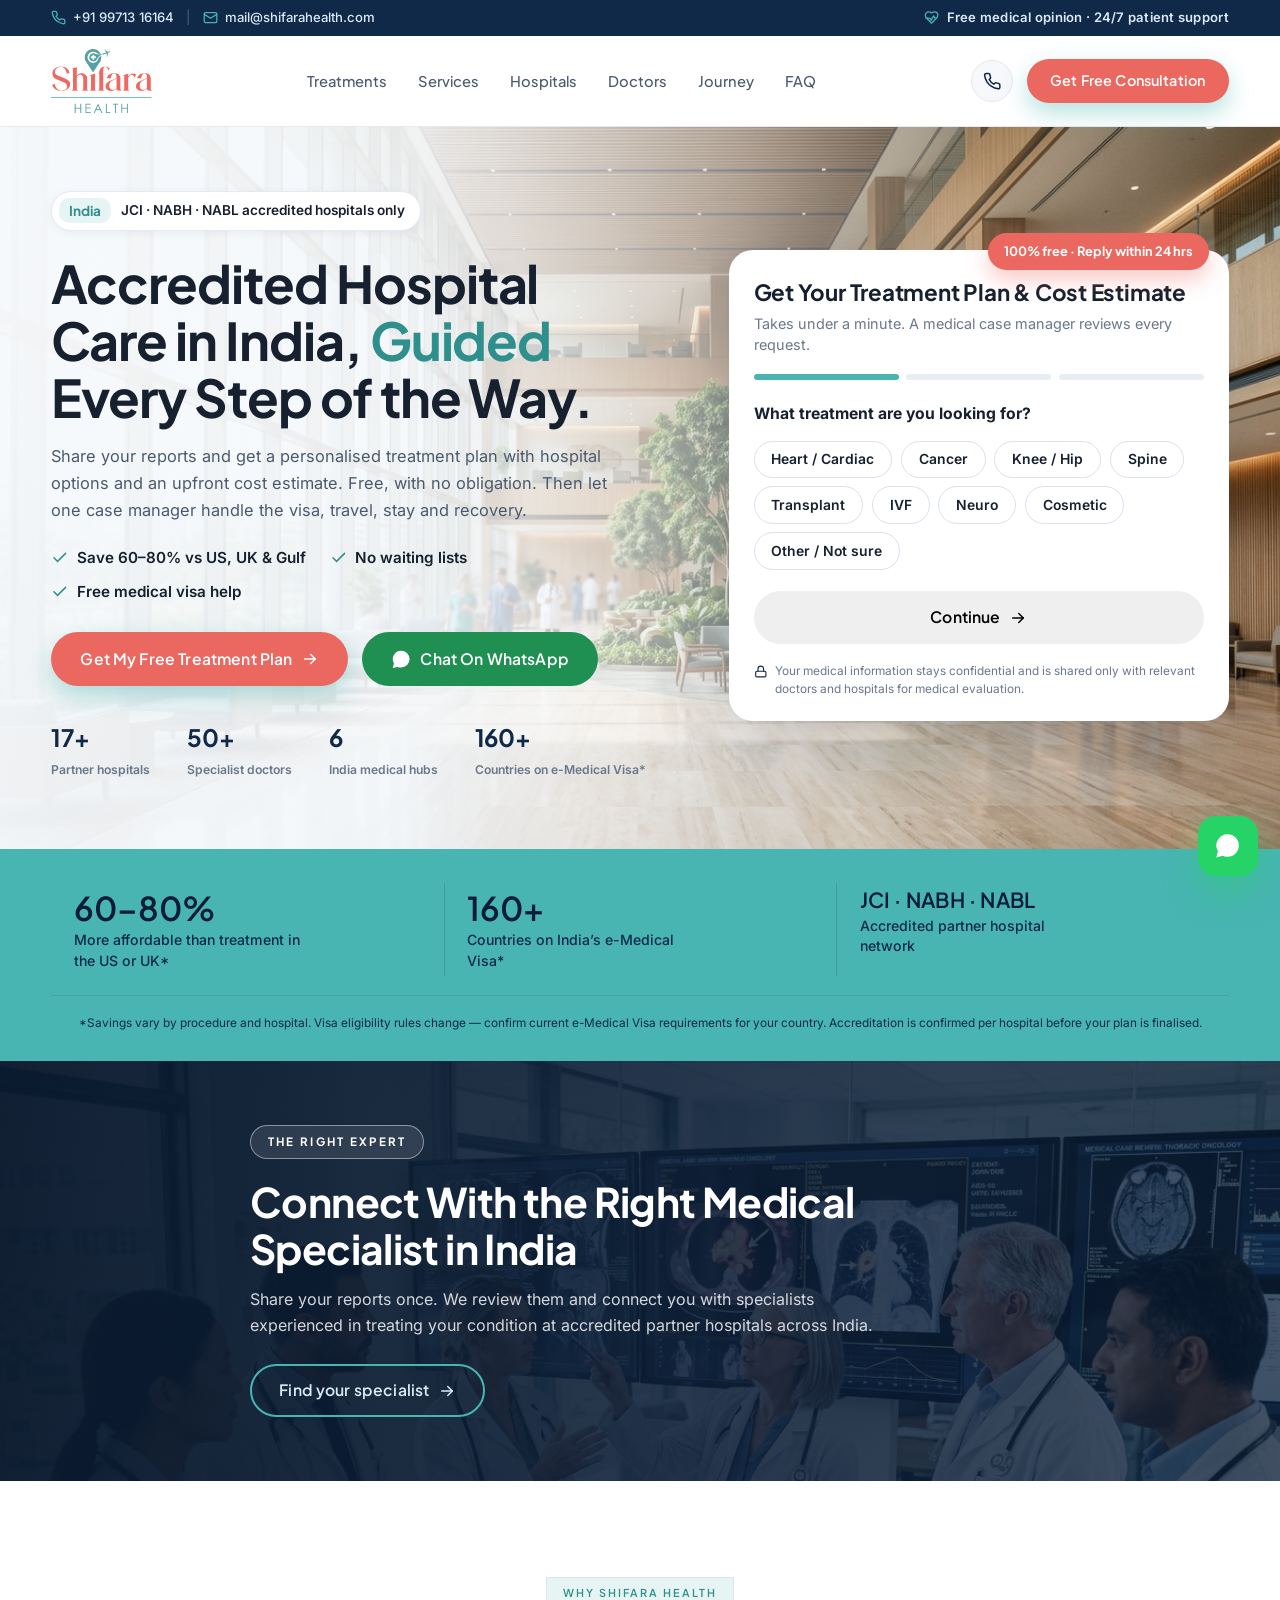
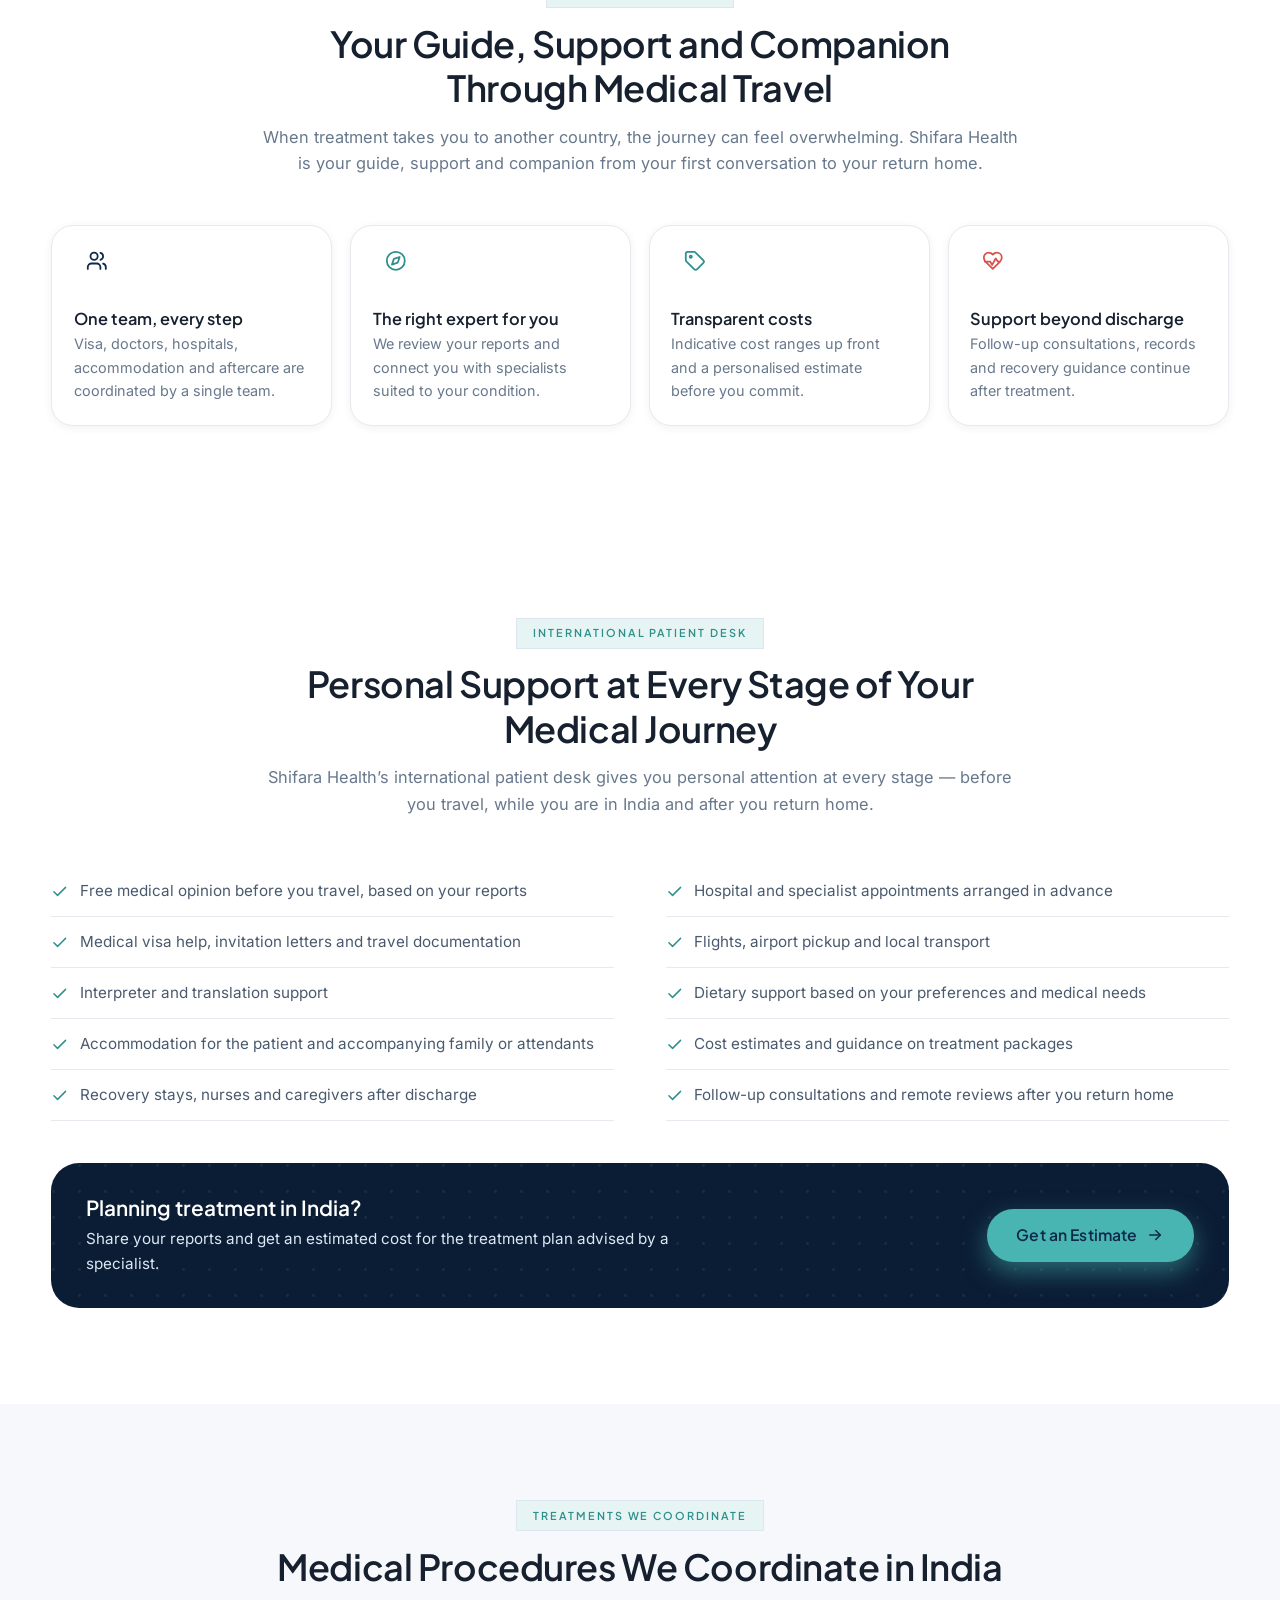
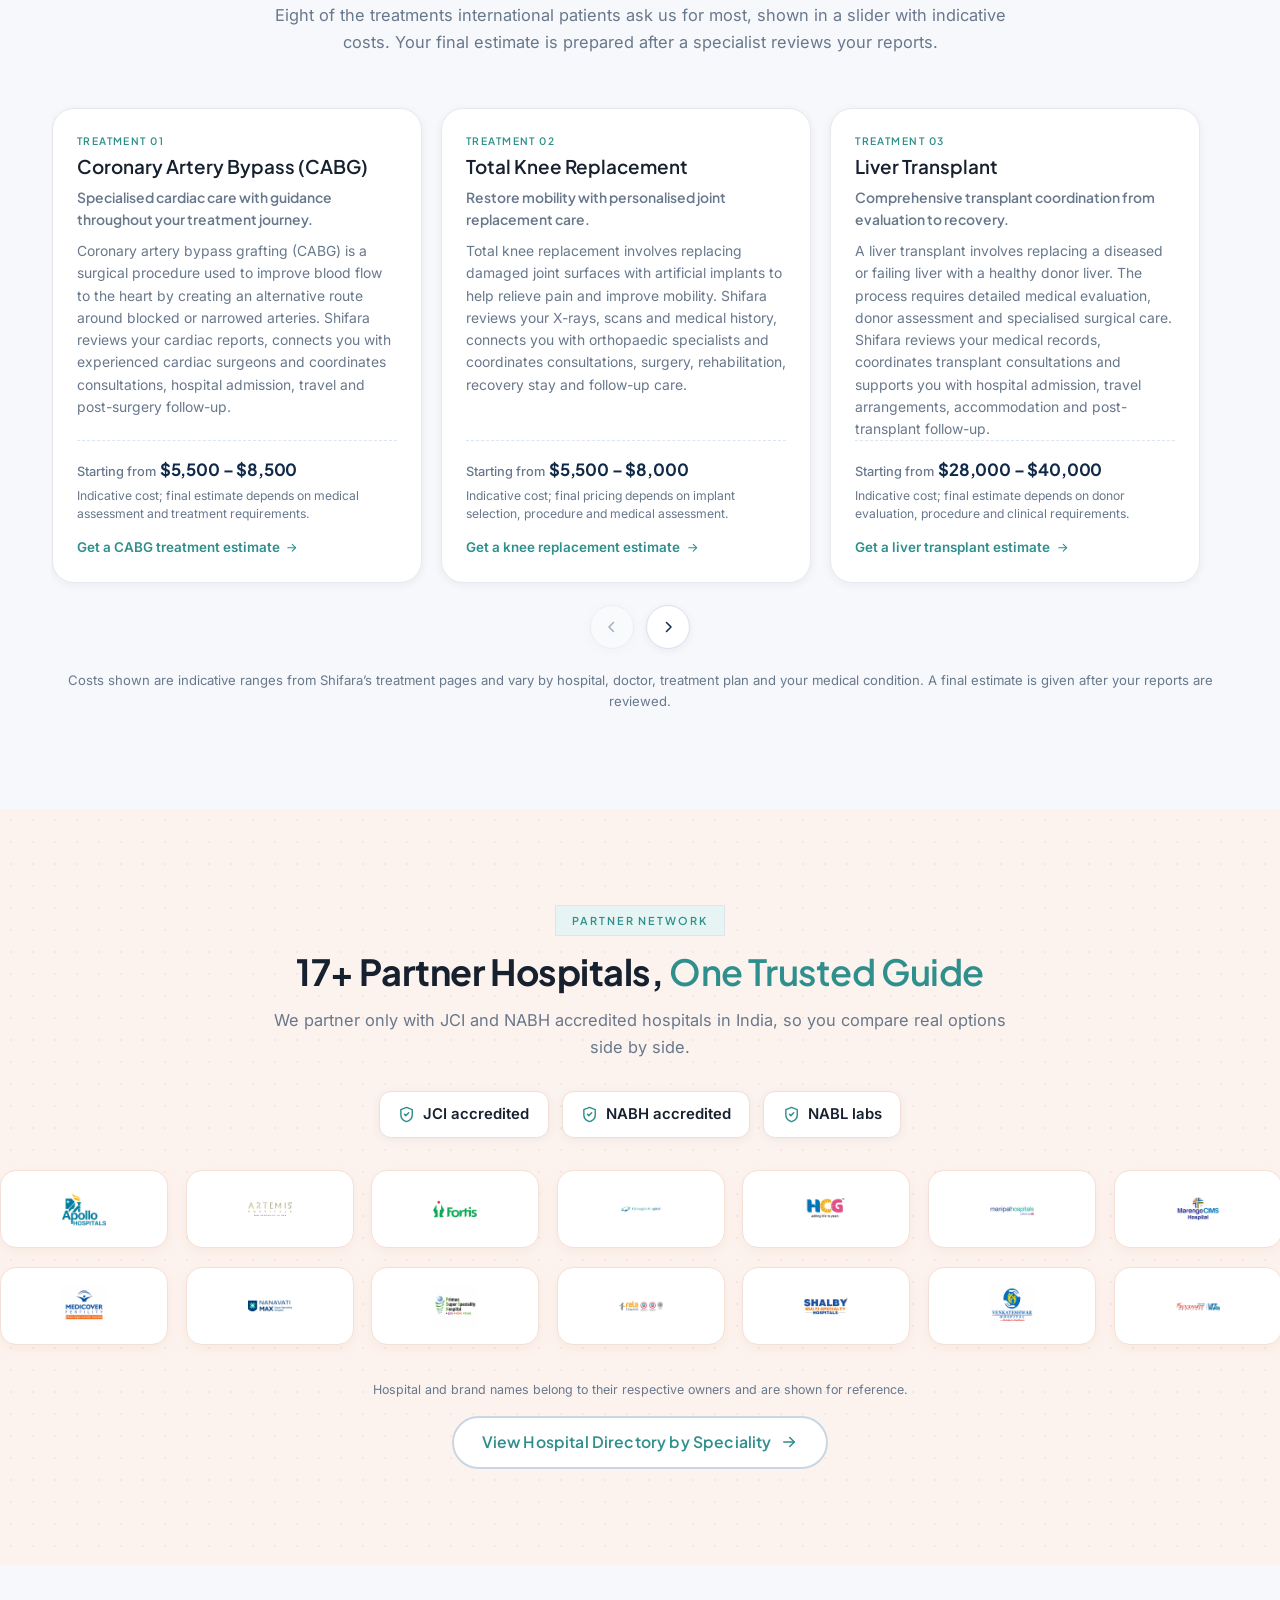
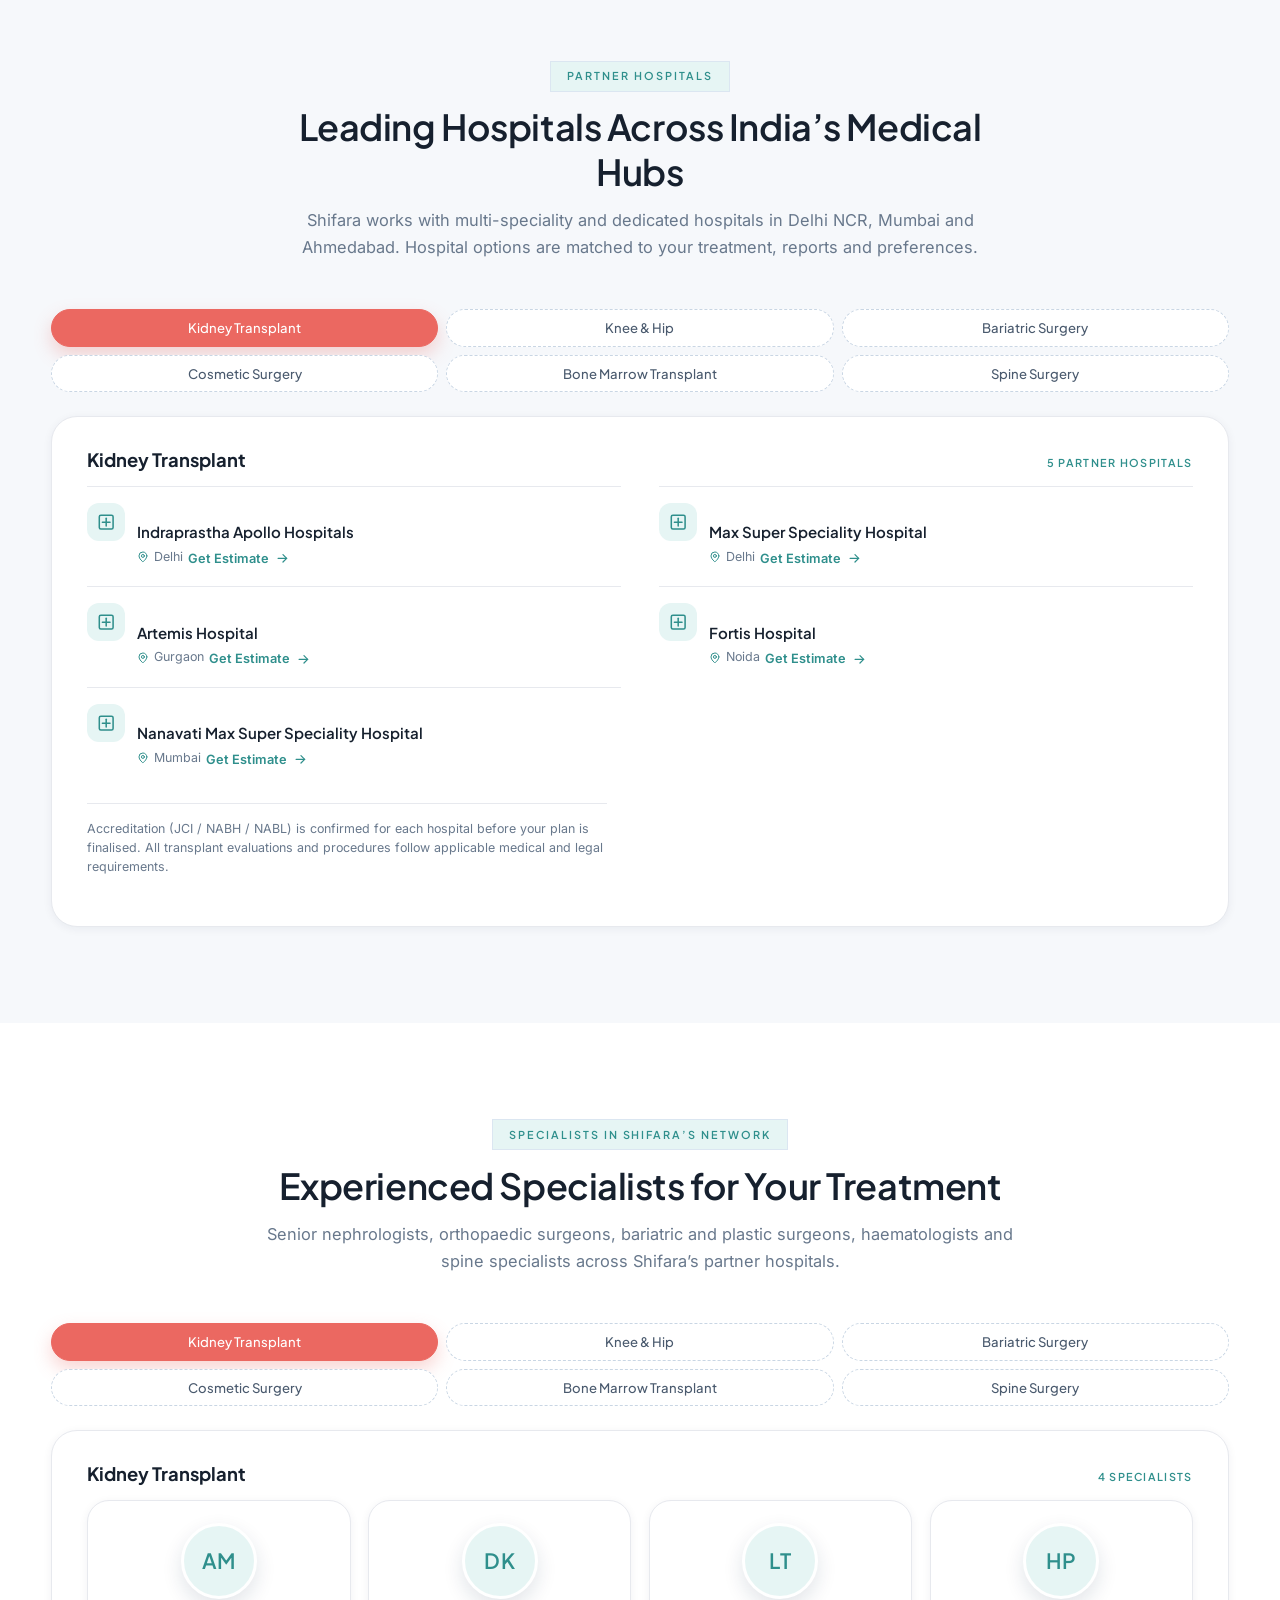
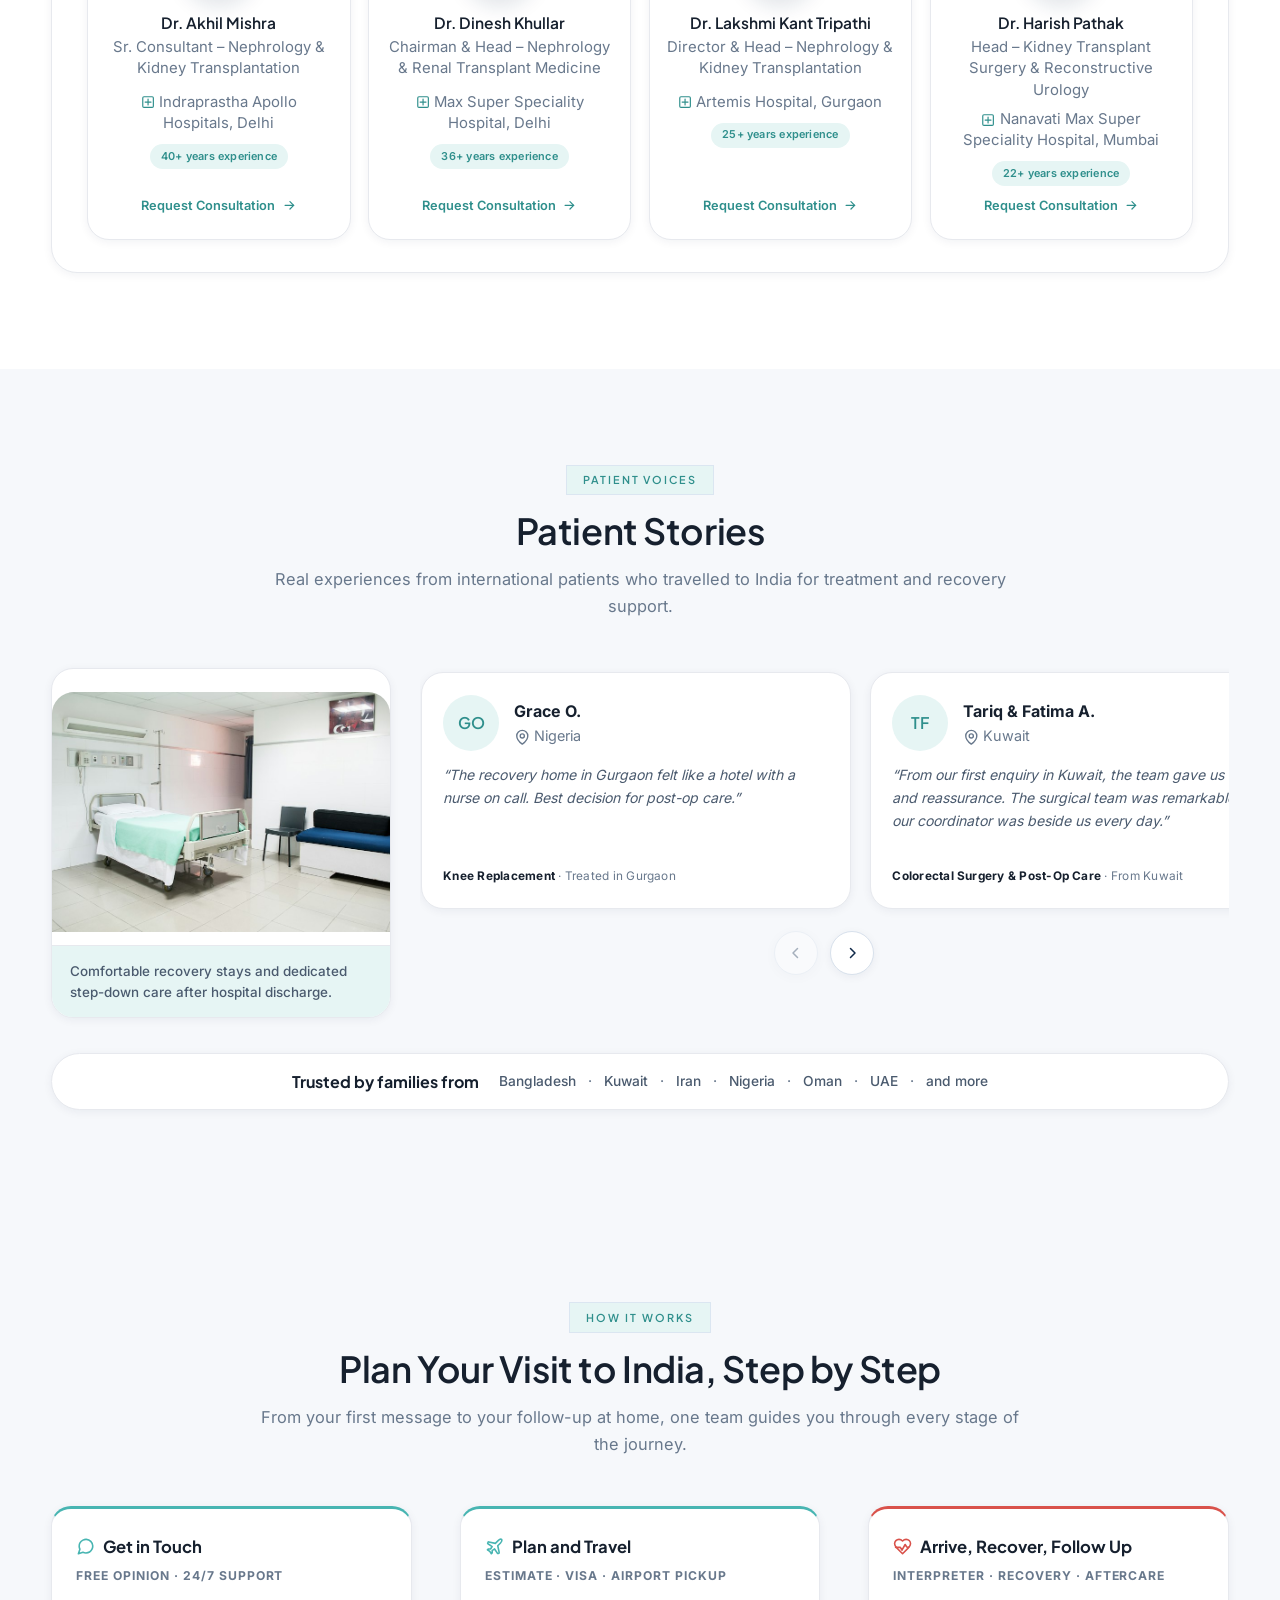
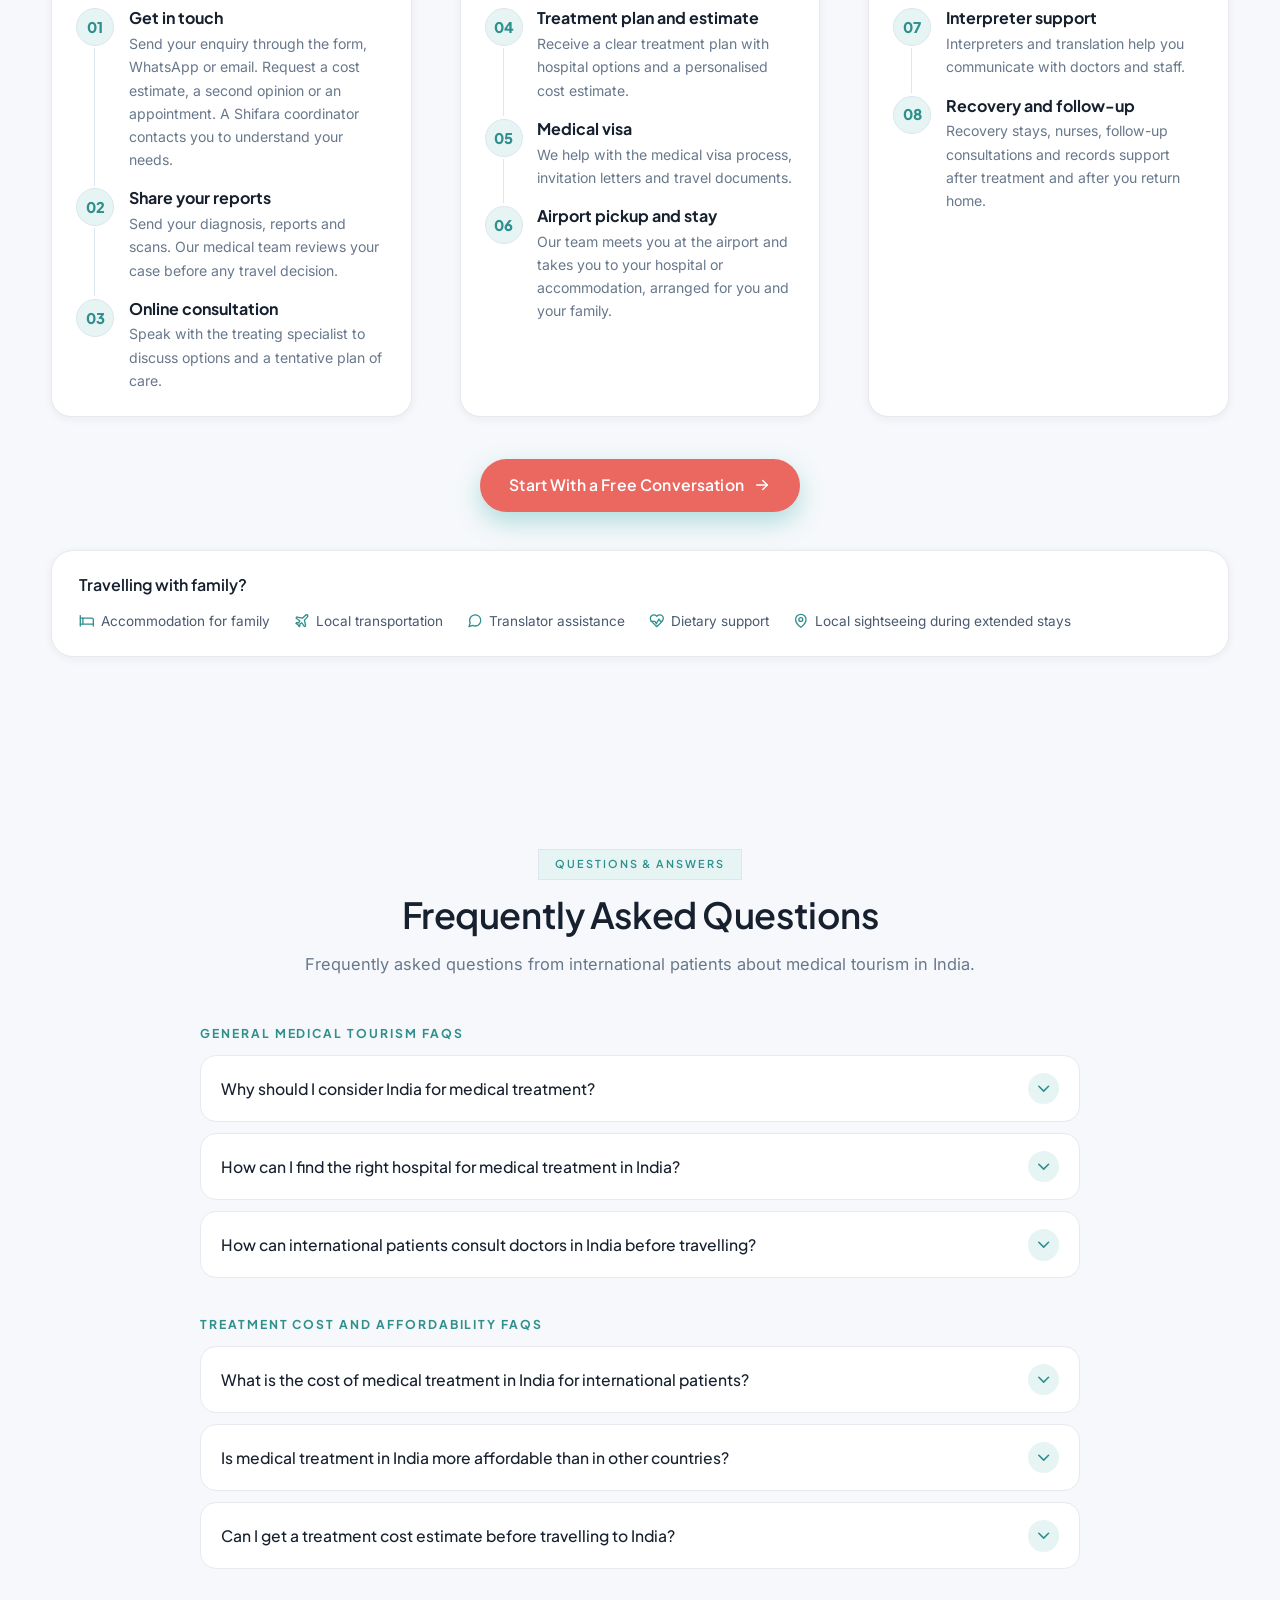
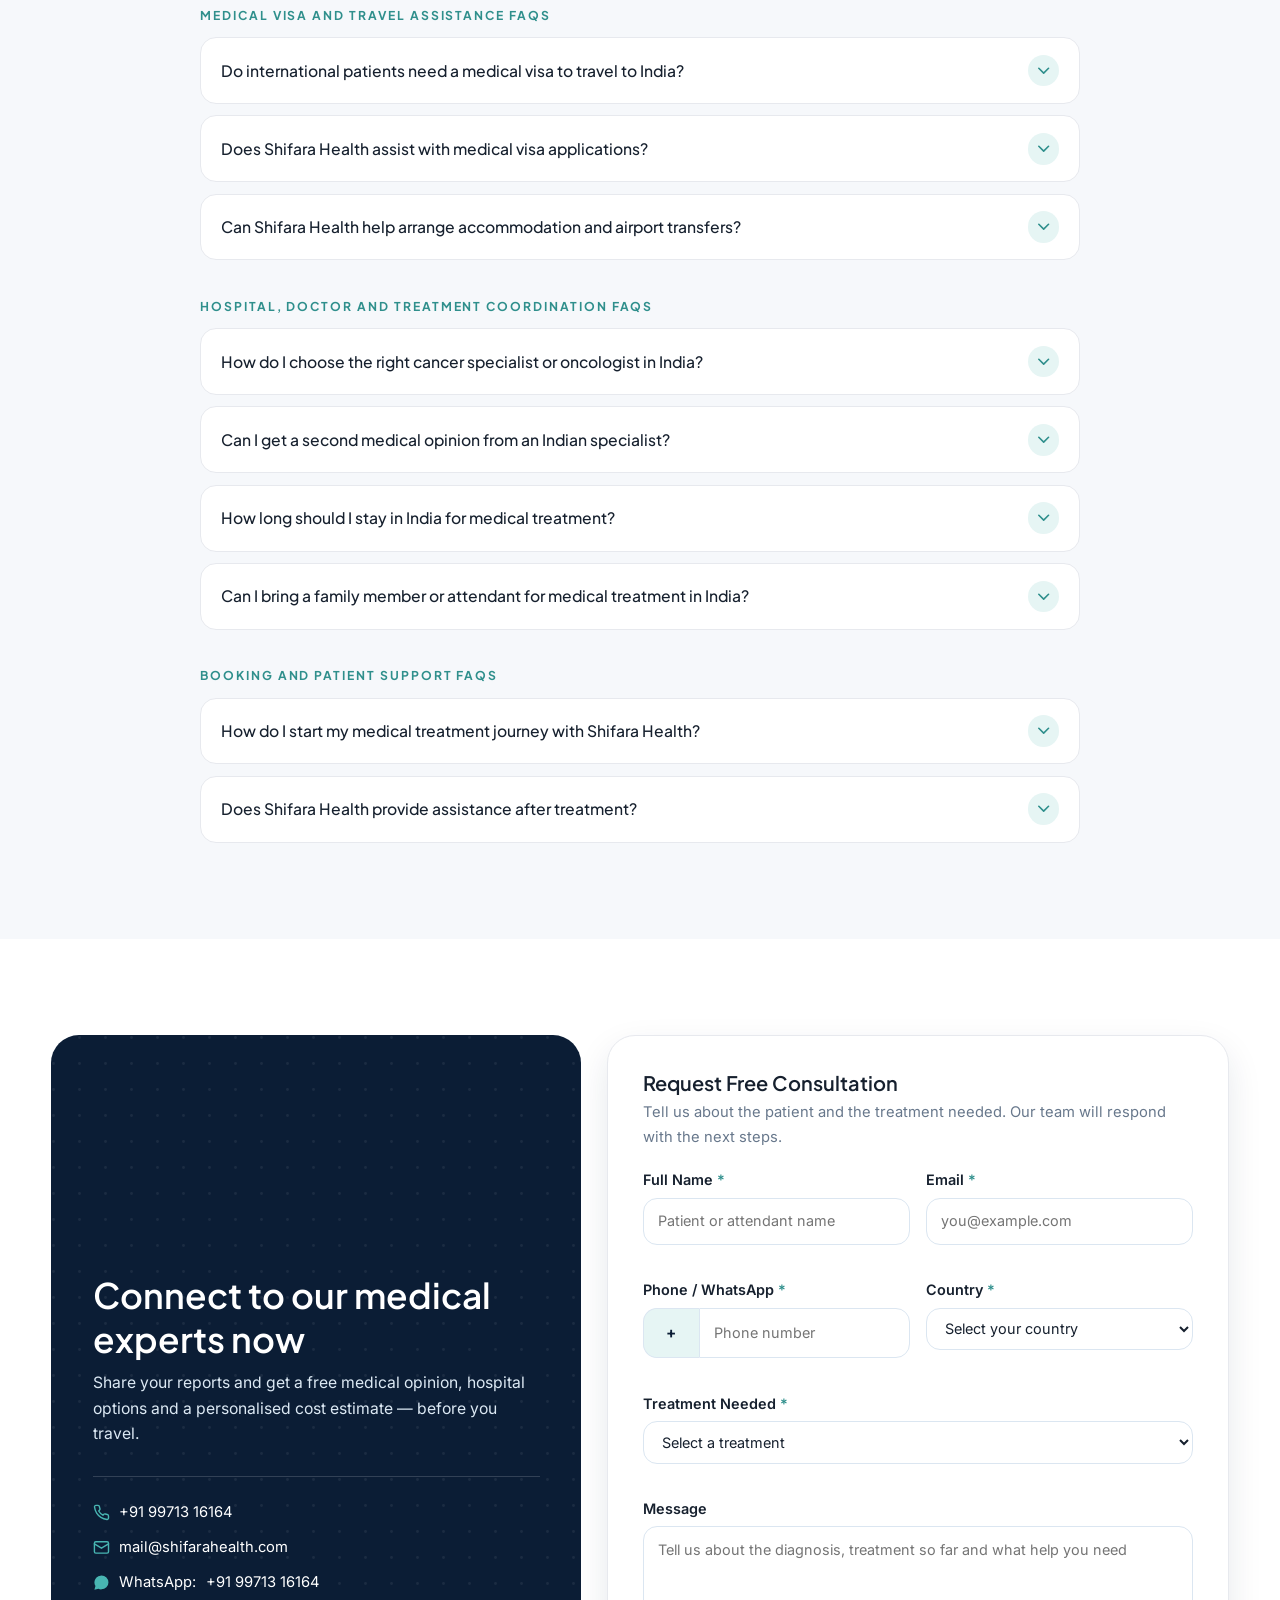
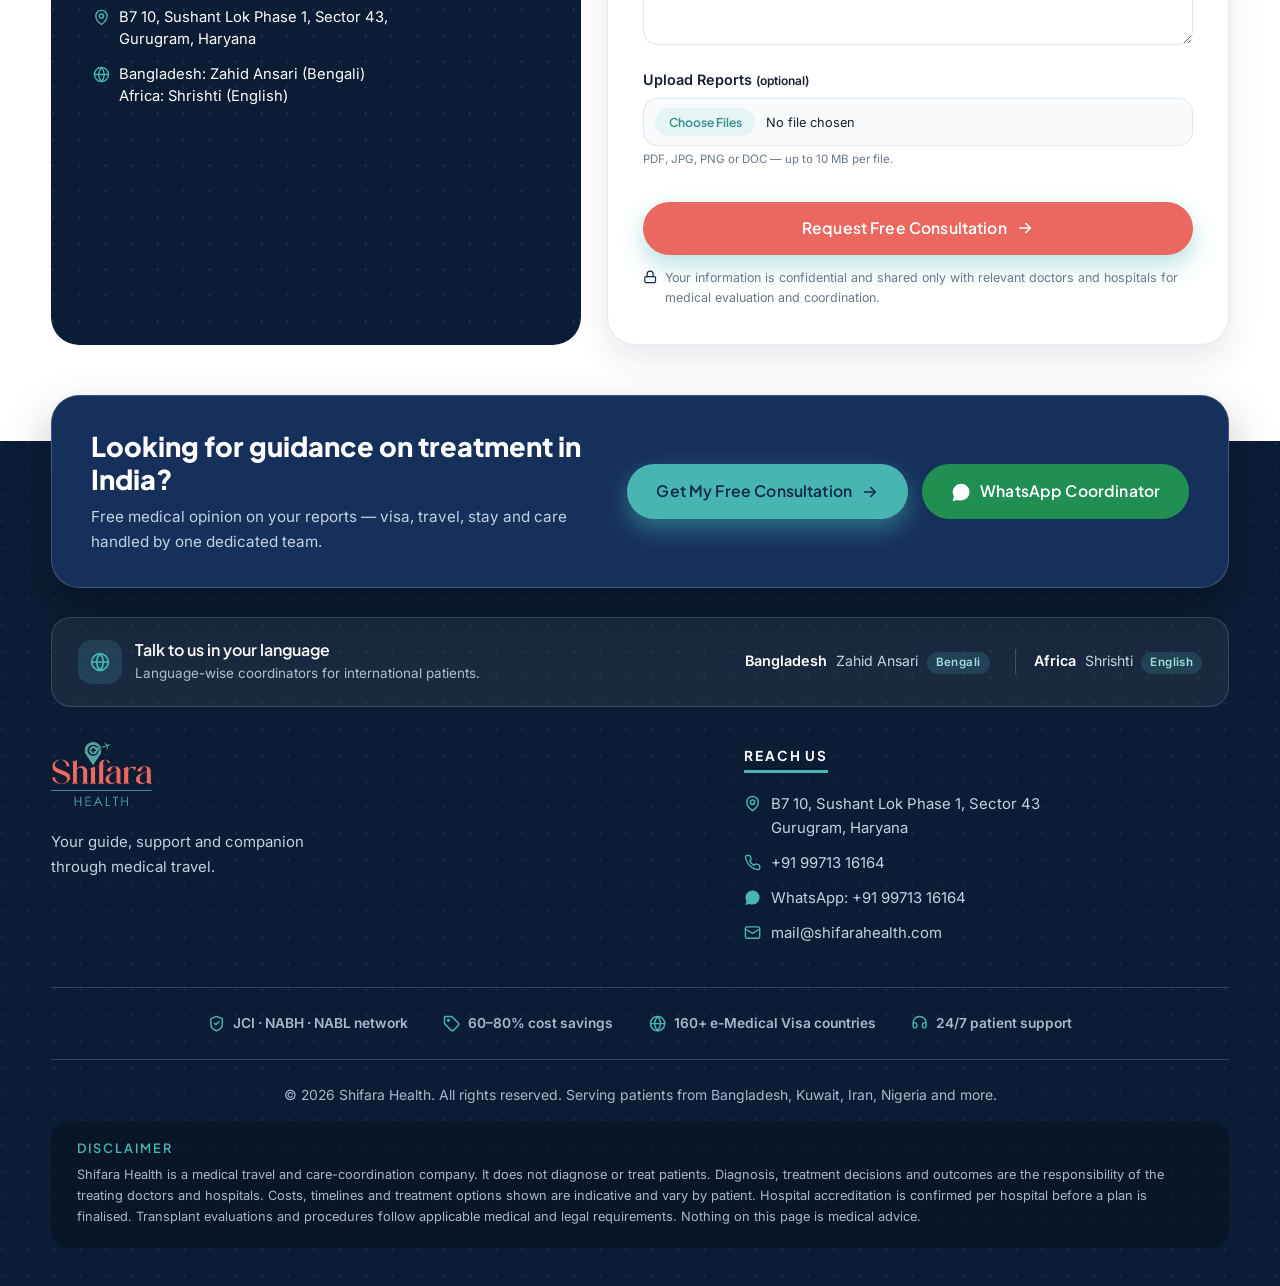
<file: public/international-patient/index.html>
<!DOCTYPE html>
<html lang="en">
<head>
  <meta charset="UTF-8">

  <!-- Google Tag Manager -->
  <script async src="https://www.googletagmanager.com/gtm.js?id=GTM-TSCMNPLR"></script>
  <script>
    window.dataLayer = window.dataLayer || [];
    function gtag(){dataLayer.push(arguments);}
    gtag('js', new Date());
  </script>
  <meta name="viewport" content="width=device-width, initial-scale=1.0">

  <!-- ============================================================
       SEO — International Patients / Medical Tourism landing page
  ============================================================= -->
  <title>Medical Treatment in India | Shifara Health</title>
  <meta name="description" content="Get JCI/NABH-accredited treatment in India at 60–80% lower cost. Shifara handles hospitals, visas, travel and recovery. Free consultation.">
  <meta name="robots" content="index, follow">

  <!-- Open Graph -->
  <meta property="og:type" content="website">
  <meta property="og:title" content="Medical Treatment in India | Shifara Health">
  <meta property="og:description" content="Get JCI/NABH-accredited treatment in India at 60–80% lower cost. Shifara handles hospitals, visas, travel and recovery. Free consultation.">
  <meta property="og:image" content="assets/images/hero-bg.jpg">
  <meta property="og:url" content="https://lp.shifarahealth.com/international-patient/">
  <link rel="canonical" href="https://lp.shifarahealth.com/international-patient/">
  <meta name="theme-color" content="#102949">

  <!-- Favicon -->
  <link rel="icon" type="image/png" href="assets/images/favicon.png">

  <!-- Fonts (self-hosted — no external requests) -->
  <link rel="preload" as="font" type="font/woff2" href="assets/fonts/plus-jakarta-sans.woff2" crossorigin>
  <link rel="preload" as="font" type="font/woff2" href="assets/fonts/inter.woff2" crossorigin>
  <link rel="stylesheet" href="css/fonts.css">

  <!-- Hero banner: load the image immediately -->
  <link rel="preload" as="image" href="assets/images/hero-bg.jpg" fetchpriority="high">

  <!-- Styles -->
  <link rel="stylesheet" href="css/style.css">

  <!-- No-JS fallbacks: keep reveal content visible, show a form note -->
  <noscript>
    <style>
      .reveal { opacity: 1 !important; transform: none !important; }
      .noscript-only { display: block !important; }
      .plan-step { display: block !important; }
      .plan-actions, .plan-progress, .plan-flag, .plan-error { display: none !important; }
    </style>
  </noscript>

  <!--
    FAQ structured data. Keep the JSON-LD answers in sync with the
    visible FAQ accordion below.
  -->
  <script type="application/ld+json">
  {
    "@context": "https://schema.org",
    "@type": "FAQPage",
    "mainEntity": [
      {"@type": "Question","name": "Why should I consider India for medical treatment?","acceptedAnswer": {"@type": "Answer","text": "India offers a range of medical treatment options across multiple specialities, including cardiac care, oncology, orthopaedics, organ transplantation and fertility treatment. International patients can explore hospitals, specialist consultations and treatment estimates based on their medical requirements."}},
      {"@type": "Question","name": "How can I find the right hospital for medical treatment in India?","acceptedAnswer": {"@type": "Answer","text": "Finding the right hospital depends on your medical condition, treatment requirements, doctor availability and budget. Shifara Health helps international patients explore suitable hospitals, connect with relevant specialists and coordinate medical consultations in India."}},
      {"@type": "Question","name": "How can international patients consult doctors in India before travelling?","acceptedAnswer": {"@type": "Answer","text": "International patients can share their medical reports, diagnostic results and treatment history for an initial review. Based on doctor availability, Shifara Health helps coordinate online medical consultations and treatment discussions before travel."}},
      {"@type": "Question","name": "What is the cost of medical treatment in India for international patients?","acceptedAnswer": {"@type": "Answer","text": "The cost of medical treatment in India varies depending on the procedure, hospital, specialist, medical condition and length of stay. Patients can request personalised treatment estimates after sharing their medical reports and requirements."}},
      {"@type": "Question","name": "Is medical treatment in India more affordable than in other countries?","acceptedAnswer": {"@type": "Answer","text": "Treatment costs in India may be lower than in several other countries, depending on the procedure and hospital. International patients can compare treatment estimates, understand what is included and review available medical care options before making a decision."}},
      {"@type": "Question","name": "Can I get a treatment cost estimate before travelling to India?","acceptedAnswer": {"@type": "Answer","text": "Yes. You can share your medical reports, diagnosis and treatment history to request an indicative treatment estimate. The final cost is subject to specialist evaluation, hospital assessment and the treatment plan."}},
      {"@type": "Question","name": "Do international patients need a medical visa to travel to India?","acceptedAnswer": {"@type": "Answer","text": "Foreign nationals travelling to India for medical treatment may be eligible for an Indian e-Medical Visa or another applicable visa category, subject to nationality and government requirements. Patients should check the latest eligibility criteria before applying."}},
      {"@type": "Question","name": "Does Shifara Health assist with medical visa applications?","acceptedAnswer": {"@type": "Answer","text": "Shifara Health can guide international patients through the medical travel process, including information about medical visa requirements, hospital documentation and travel coordination. Visa approval remains subject to the relevant Indian authorities."}},
      {"@type": "Question","name": "Can Shifara Health help arrange accommodation and airport transfers?","acceptedAnswer": {"@type": "Answer","text": "Shifara Health can assist patients in coordinating travel-related requirements, including accommodation guidance, airport transfers and hospital visits, depending on the services available at the selected location."}},
      {"@type": "Question","name": "How do I choose the right cancer specialist or oncologist in India?","acceptedAnswer": {"@type": "Answer","text": "Choosing an oncologist depends on the type of cancer, stage, recommended treatment and specialist experience. Shifara Health helps patients explore relevant oncology specialists and coordinate consultations based on their medical reports."}},
      {"@type": "Question","name": "Can I get a second medical opinion from an Indian specialist?","acceptedAnswer": {"@type": "Answer","text": "Yes. International patients can share their existing diagnosis, investigation reports and treatment recommendations to request a second medical opinion, subject to specialist availability and review."}},
      {"@type": "Question","name": "How long should I stay in India for medical treatment?","acceptedAnswer": {"@type": "Answer","text": "The required stay depends on the procedure, recovery period, follow-up appointments and individual medical condition. The treating hospital can provide an estimated duration after reviewing the treatment plan."}},
      {"@type": "Question","name": "Can I bring a family member or attendant for medical treatment in India?","acceptedAnswer": {"@type": "Answer","text": "Yes. International patients may travel with eligible attendants, subject to applicable visa requirements. The number of attendants and visa category should be confirmed before travel."}},
      {"@type": "Question","name": "How do I start my medical treatment journey with Shifara Health?","acceptedAnswer": {"@type": "Answer","text": "You can begin by submitting your medical reports and treatment requirements through the enquiry form. The team can help coordinate an initial review, connect you with relevant hospitals and specialists, and guide you through the next steps."}},
      {"@type": "Question","name": "Does Shifara Health provide assistance after treatment?","acceptedAnswer": {"@type": "Answer","text": "Shifara Health can help coordinate post-treatment follow-ups with the selected hospital and provide guidance regarding medical records, recovery instructions and further consultations, depending on the services arranged."}}
    ]
  }
  </script>
</head>
<body>
  <a class="skip-link" href="#main">Skip to main content</a>

  <!-- ============================================================
       SVG ICON SPRITE  (stroke-based, inherits currentColor)
  ============================================================= -->
  <svg xmlns="http://www.w3.org/2000/svg" style="display:none" aria-hidden="true">
    <defs>
      <symbol id="i-check" viewBox="0 0 24 24"><path d="M20 6 9 17l-5-5"/></symbol>
      <symbol id="i-chevron" viewBox="0 0 24 24"><path d="m6 9 6 6 6-6"/></symbol>
      <symbol id="i-chevl" viewBox="0 0 24 24"><path d="m14 18-6-6 6-6"/></symbol>
      <symbol id="i-chevr" viewBox="0 0 24 24"><path d="m10 6 6 6-6 6"/></symbol>
      <symbol id="i-pause" viewBox="0 0 24 24"><path d="M9 4v16"/><path d="M15 4v16"/></symbol>
      <symbol id="i-play" viewBox="0 0 24 24"><path d="m7 4 12 8-12 8z"/></symbol>
      <symbol id="i-arrow" viewBox="0 0 24 24"><path d="M5 12h14"/><path d="m13 6 6 6-6 6"/></symbol>
      <symbol id="i-phone" viewBox="0 0 24 24"><path d="M22 16.92v3a2 2 0 0 1-2.18 2 19.79 19.79 0 0 1-8.63-3.07 19.5 19.5 0 0 1-6-6 19.79 19.79 0 0 1-3.07-8.67A2 2 0 0 1 4.11 2h3a2 2 0 0 1 2 1.72 12.84 12.84 0 0 0 .7 2.81 2 2 0 0 1-.45 2.11L8.09 9.91a16 16 0 0 0 6 6l1.27-1.27a2 2 0 0 1 2.11-.45 12.84 12.84 0 0 0 2.81.7A2 2 0 0 1 22 16.92z"/></symbol>
      <symbol id="i-whatsapp" viewBox="0 0 24 24"><path fill="currentColor" stroke="none" d="M12 2a9.9 9.9 0 0 0-8.53 14.97L2 22.5l5.68-1.43A9.9 9.9 0 0 0 12 21.8h.01A9.9 9.9 0 0 0 12 2Zm5.47 14.38c-.3-.15-1.76-.87-2.03-.97-.27-.1-.47-.15-.67.15-.2.3-.77.97-.94 1.16-.17.2-.35.22-.64.08-.3-.15-1.26-.47-2.39-1.48-.88-.79-1.48-1.76-1.65-2.06-.17-.3-.02-.46.13-.6.13-.14.3-.35.44-.53.15-.17.2-.3.3-.5.1-.2.05-.37-.03-.52-.07-.15-.67-1.61-.91-2.2-.24-.58-.49-.5-.67-.51h-.57c-.2 0-.52.07-.8.37-.27.3-1.04 1.02-1.04 2.48 0 1.46 1.07 2.88 1.22 3.08.15.2 2.1 3.2 5.08 4.49.71.3 1.26.49 1.7.62.7.23 1.36.2 1.87.12.57-.08 1.76-.72 2-1.41.25-.7.25-1.29.18-1.41-.08-.13-.28-.2-.57-.35Z"/></symbol>
      <symbol id="i-shield" viewBox="0 0 24 24"><path d="M20 13c0 5-3.5 7.5-8 9-4.5-1.5-8-4-8-9V5l8-3 8 3z"/><path d="m9 11.5 2 2 4-4"/></symbol>
      <symbol id="i-globe" viewBox="0 0 24 24"><circle cx="12" cy="12" r="10"/><path d="M2 12h20"/><path d="M12 2a15.3 15.3 0 0 1 4 10 15.3 15.3 0 0 1-4 10 15.3 15.3 0 0 1-4-10 15.3 15.3 0 0 1 4-10z"/></symbol>
      <symbol id="i-plane" viewBox="0 0 24 24"><path d="M17.8 19.2 16 11l3.5-3.5C21 6 21.5 4 21 3c-1-.5-3 0-4.5 1.5L13 8 4.8 6.2c-.5-.1-.9.1-1.1.5l-.3.5c-.2.5-.1 1 .3 1.3L9 12l-2 3H4l-1 1 3 2 2 3 1-1v-3l3-2 3.5 5.3c.3.4.8.5 1.3.3l.5-.2c.4-.3.6-.7.5-1.2z"/></symbol>
      <symbol id="i-bed" viewBox="0 0 24 24"><path d="M2 4v16"/><path d="M2 8h18a2 2 0 0 1 2 2v10"/><path d="M2 17h20"/><path d="M6 8v9"/></symbol>
      <symbol id="i-heart" viewBox="0 0 24 24"><path d="M19 14c1.49-1.46 3-3.21 3-5.5A5.5 5.5 0 0 0 16.5 3c-1.76 0-3 .5-4.5 2-1.5-1.5-2.74-2-4.5-2A5.5 5.5 0 0 0 2 8.5c0 2.3 1.5 4.05 3 5.5l7 7Z"/><path d="M3.22 13H9.24l2 3.6 4-7.2 2.52 3.6h2.02"/></symbol>
      <symbol id="i-users" viewBox="0 0 24 24"><path d="M16 21v-2a4 4 0 0 0-4-4H6a4 4 0 0 0-4 4v2"/><circle cx="9" cy="7" r="4"/><path d="M22 21v-2a4 4 0 0 0-3-3.87"/><path d="M16 3.13a4 4 0 0 1 0 7.75"/></symbol>
      <symbol id="i-hospital" viewBox="0 0 24 24"><rect x="3" y="3" width="18" height="18" rx="2"/><path d="M12 7v10"/><path d="M7 12h10"/></symbol>
      <symbol id="i-compass" viewBox="0 0 24 24"><circle cx="12" cy="12" r="10"/><path d="m16.24 7.76-2.12 6.36-6.36 2.12 2.12-6.36 6.36-2.12z"/></symbol>
      <symbol id="i-file" viewBox="0 0 24 24"><path d="M14 2H6a2 2 0 0 0-2 2v16a2 2 0 0 0 2 2h12a2 2 0 0 0 2-2V8z"/><path d="M14 2v6h6"/><path d="M16 13H8"/><path d="M16 17H8"/></symbol>
      <symbol id="i-video" viewBox="0 0 24 24"><rect x="2" y="6" width="14" height="12" rx="2"/><path d="m22 8-6 4 6 4V8"/></symbol>
      <symbol id="i-chat" viewBox="0 0 24 24"><path d="M21 11.5a8.38 8.38 0 0 1-.9 3.8 8.5 8.5 0 0 1-7.6 4.7 8.38 8.38 0 0 1-3.8-.9L3 21l1.9-5.7a8.38 8.38 0 0 1-.9-3.8 8.5 8.5 0 0 1 4.7-7.6 8.38 8.38 0 0 1 3.8-.9h.5a8.48 8.48 0 0 1 8 8v.5z"/></symbol>
      <symbol id="i-headset" viewBox="0 0 24 24"><path d="M3 11h3a2 2 0 0 1 2 2v3a2 2 0 0 1-2 2H5a2 2 0 0 1-2-2v-5a9 9 0 0 1 18 0v5a2 2 0 0 1-2 2h-1a2 2 0 0 1-2-2v-3a2 2 0 0 1 2-2h3"/></symbol>
      <symbol id="i-clock" viewBox="0 0 24 24"><circle cx="12" cy="12" r="10"/><path d="M12 6v6l4 2"/></symbol>
      <symbol id="i-tag" viewBox="0 0 24 24"><path d="M12.586 2.586A2 2 0 0 0 11.172 2H4a2 2 0 0 0-2 2v7.172a2 2 0 0 0 .586 1.414l8.704 8.704a2.426 2.426 0 0 0 3.42 0l6.58-6.58a2.426 2.426 0 0 0 0-3.42z"/><circle cx="7.5" cy="7.5" r="1.2"/></symbol>
      <symbol id="i-home" viewBox="0 0 24 24"><path d="m3 9 9-7 9 7v11a2 2 0 0 1-2 2H5a2 2 0 0 1-2-2z"/><path d="M9 22V12h6v10"/></symbol>
      <symbol id="i-zap" viewBox="0 0 24 24"><path d="M13 2 3 14h9l-1 8 10-12h-9l1-8z"/></symbol>
      <symbol id="i-mail" viewBox="0 0 24 24"><rect x="2" y="4" width="20" height="16" rx="2"/><path d="m22 7-10 6L2 7"/></symbol>
      <symbol id="i-lock" viewBox="0 0 24 24"><rect x="3" y="11" width="18" height="10" rx="2"/><path d="M7 11V7a5 5 0 0 1 10 0v4"/></symbol>
      <symbol id="i-map" viewBox="0 0 24 24"><path d="M20 10c0 6-8 12-8 12s-8-6-8-12a8 8 0 0 1 16 0Z"/><circle cx="12" cy="10" r="3"/></symbol>
      <symbol id="i-x" viewBox="0 0 24 24"><path d="M18 6 6 18"/><path d="m6 6 12 12"/></symbol>
      <symbol id="i-user" viewBox="0 0 24 24"><path d="M19 21v-2a4 4 0 0 0-4-4H9a4 4 0 0 0-4 4v2"/><circle cx="12" cy="7" r="4"/></symbol>
    </defs>
  </svg>

  <!-- ============================================================
       HEADER — logo, phone, one CTA
       Contact values are injected from js/script.js CONFIG.
  ============================================================= -->
  <header class="site-header" id="siteHeader">
    <!-- Utility top bar -->
    <div class="topbar">
      <div class="container topbar-inner">
        <div class="topbar-contact">
          <a data-contact="phoneLink" href="#" data-event="call_click">
            <svg class="ic" aria-hidden="true"><use href="#i-phone"/></svg>
            <span data-contact="phoneText">+91 99713 16164</span>
          </a>
          <span class="topbar-sep" aria-hidden="true">|</span>
          <a data-contact="mailLink" href="#" data-event="email_click">
            <svg class="ic" aria-hidden="true"><use href="#i-mail"/></svg>
            <span data-contact="mailText">mail@shifarahealth.com</span>
          </a>
        </div>
        <p class="topbar-note"><svg class="ic" aria-hidden="true"><use href="#i-heart"/></svg> Free medical opinion · 24/7 patient support</p>
      </div>
    </div>

    <!-- Main navbar: on-page anchors only -->
    <nav class="navbar" aria-label="Page navigation">
      <div class="container navbar-inner">
        <a class="logo" href="#top" aria-label="Shifara Health – home">
          <img class="logo-img" src="assets/images/shifara-logo.png" alt="Shifara Health" width="378" height="240">
        </a>

        <ul class="nav-links" id="navLinks">
          <li><a href="#procedures">Treatments</a></li>
          <li><a href="#services">Services</a></li>
          <li><a href="#hospitals">Hospitals</a></li>
          <li><a href="#doctors">Doctors</a></li>
          <li><a href="#journey">Journey</a></li>
          <li><a href="#faqs">FAQ</a></li>
        </ul>

        <div class="nav-actions">
          <a class="nav-phone" data-contact="phoneLink" href="#" data-event="call_click" aria-label="Call us">
            <svg class="ic" aria-hidden="true"><use href="#i-phone"/></svg>
          </a>
          <a class="btn btn-primary btn-header" href="#lead-form" data-event="form_intent">Get Free Consultation</a>
          <button class="nav-toggle" id="navToggle" aria-expanded="false" aria-controls="navDrawer" aria-label="Open menu">
            <span></span><span></span><span></span>
          </button>
        </div>
      </div>
    </nav>

    <!-- Mobile drawer -->
    <div class="nav-drawer" id="navDrawer" hidden>
      <ul class="drawer-links">
        <li><a href="#procedures">Treatments</a></li>
        <li><a href="#services">Services</a></li>
        <li><a href="#hospitals">Hospitals</a></li>
        <li><a href="#doctors">Doctors</a></li>
        <li><a href="#journey">Journey</a></li>
        <li><a href="#faqs">FAQ</a></li>
      </ul>
      <div class="drawer-actions">
        <a class="btn btn-primary btn-block" href="#lead-form" data-event="form_intent">Get My Free Consultation</a>
        <a class="btn btn-whatsapp btn-block" data-contact="waLink" href="#" target="_blank" rel="noopener" data-event="whatsapp_click">
          <svg class="ic" aria-hidden="true"><use href="#i-whatsapp"/></svg> WhatsApp Coordinator
        </a>
        <a class="drawer-phone" data-contact="phoneLink" href="#" data-event="call_click">
          <svg class="ic" aria-hidden="true"><use href="#i-phone"/></svg>
          <span data-contact="phoneText">+91 99713 16164</span>
        </a>
      </div>
    </div>
  </header>

  <main id="main">

    <!-- ========================================================
         SECTION 1 — HERO  (primary conversion: free consultation)
    ========================================================== -->
    <section class="hero-bright" id="top">
      <div class="hb-media" aria-hidden="true">
        <img class="hb-img" src="assets/images/hero-bg.jpg" alt="" width="1376" height="768" fetchpriority="high">
        <span class="hb-veil"></span>
      </div>

      <div class="container hb-grid">
        <div class="hb-copy">
          <p class="hb-chip"><span class="hb-chip-country">India</span>JCI · NABH · NABL accredited hospitals only</p>
          <h1 class="hb-title">Accredited Hospital Care in&nbsp;India, <em>Guided</em> Every Step of&nbsp;the&nbsp;Way.</h1>
          <p class="hb-lead">Share your reports and get a personalised treatment plan with hospital options and an upfront cost estimate. Free, with no obligation. Then let one case manager handle the visa, travel, stay and recovery.</p>

          <ul class="hb-checks">
            <li><svg class="ic" aria-hidden="true"><use href="#i-check"/></svg> Save 60–80% vs US, UK &amp; Gulf</li>
            <li><svg class="ic" aria-hidden="true"><use href="#i-check"/></svg> No waiting lists</li>
            <li><svg class="ic" aria-hidden="true"><use href="#i-check"/></svg> Free medical visa help</li>
          </ul>

          <div class="hb-cta">
            <a class="btn btn-primary" href="#lead-form" data-event="form_intent">Get My Free Treatment Plan <svg class="ic" aria-hidden="true"><use href="#i-arrow"/></svg></a>
            <a class="btn btn-whatsapp" data-contact="waLink" href="#" target="_blank" rel="noopener" data-event="whatsapp_click">
              <svg class="ic" aria-hidden="true"><use href="#i-whatsapp"/></svg> Chat On WhatsApp
            </a>
          </div>

          <dl class="hb-stats">
            <div><dt>17+</dt><dd>Partner hospitals</dd></div>
            <div><dt>50+</dt><dd>Specialist doctors</dd></div>
            <div><dt>6</dt><dd>India medical hubs</dd></div>
            <div><dt>160+</dt><dd>Countries on e-Medical Visa*</dd></div>
          </dl>
        </div>

        <!-- 3-step treatment plan card -->
        <div class="plan-card" id="lead-form">
          <span class="plan-flag">100% free · Reply within 24 hrs</span>

          <div class="plan-head">
            <h2>Get Your Treatment Plan &amp; Cost Estimate</h2>
            <p>Takes under a minute. A medical case manager reviews every request.</p>
          </div>

          <div class="plan-progress" aria-hidden="true">
            <i class="is-on" data-seg="1"></i><i data-seg="2"></i><i data-seg="3"></i>
          </div>

          <!-- Submissions are stored by Formester (CONFIG.formesterEndpoint in
               js/script.js). With JavaScript the form is posted through a hidden
               iframe; these attributes keep the native fallback working. -->
          <form id="enquiryForm" data-lead-form data-success="formSuccess" novalidate
                action="https://app.formester.com/forms/4RkE3znWs/submissions"
                method="POST" enctype="multipart/form-data" accept-charset="UTF-8">
            <input type="hidden" name="formSource" value="International Patients landing page – hero">
            <input type="hidden" name="treatment" value="" data-plan-treatment>

            <!-- Step 1 · treatment -->
            <div class="plan-step is-active" data-step="1" tabindex="-1">
              <p class="plan-q">What treatment are you looking for?</p>
              <div class="plan-pills" role="group" aria-label="Treatment needed">
                <button type="button" class="plan-pill" data-value="Heart / Cardiac" aria-pressed="false">Heart / Cardiac</button>
                <button type="button" class="plan-pill" data-value="Cancer" aria-pressed="false">Cancer</button>
                <button type="button" class="plan-pill" data-value="Knee / Hip" aria-pressed="false">Knee / Hip</button>
                <button type="button" class="plan-pill" data-value="Spine" aria-pressed="false">Spine</button>
                <button type="button" class="plan-pill" data-value="Transplant" aria-pressed="false">Transplant</button>
                <button type="button" class="plan-pill" data-value="IVF" aria-pressed="false">IVF</button>
                <button type="button" class="plan-pill" data-value="Neuro" aria-pressed="false">Neuro</button>
                <button type="button" class="plan-pill" data-value="Cosmetic" aria-pressed="false">Cosmetic</button>
                <button type="button" class="plan-pill" data-value="Other / Not sure" aria-pressed="false">Other / Not sure</button>
              </div>
              <p class="plan-error" hidden>Please choose a treatment so a case manager can match the right specialist.</p>
              <div class="plan-actions">
                <button type="button" class="btn btn-navy btn-block" data-plan-next="2">Continue <svg class="ic" aria-hidden="true"><use href="#i-arrow"/></svg></button>
              </div>
            </div>

            <!-- Step 2 · contact details -->
            <div class="plan-step" data-step="2" tabindex="-1" hidden>
              <p class="plan-q">How can our case manager reach you?</p>

              <div class="field">
                <label for="fullName">Full Name <em>*</em></label>
                <input type="text" id="fullName" name="fullName" required autocomplete="name" placeholder="Patient or attendant name">
                <span class="err" data-err="fullName"></span>
              </div>

              <div class="field">
                <label for="phone">Phone / WhatsApp <em>*</em></label>
                <div class="phone-field">
                  <span class="dial" id="dialCode">+</span>
                  <input type="tel" id="phone" name="phone" required inputmode="numeric" maxlength="15" autocomplete="tel" placeholder="Phone number">
                </div>
                <span class="err" data-err="phone"></span>
              </div>

              <div class="field">
                <label for="country">Country <em>*</em></label>
                <select id="country" name="country" data-country required>
                  <option value="" disabled selected>Select your country</option>
                </select>
                <noscript>
                  <p class="noscript-note">The country list needs JavaScript. Please WhatsApp or call us and we will take your details directly.</p>
                </noscript>
                <span class="err" data-err="country"></span>
              </div>

              <div class="plan-actions plan-actions--split">
                <button type="button" class="btn btn-ghost-dark" data-plan-next="1">Back</button>
                <button type="button" class="btn btn-navy" data-plan-next="3">Continue <svg class="ic" aria-hidden="true"><use href="#i-arrow"/></svg></button>
              </div>
            </div>

            <!-- Step 3 · message + submit -->
            <div class="plan-step" data-step="3" tabindex="-1" hidden>
              <p class="plan-q">Anything the doctor should know?</p>

              <div class="field">
                <label for="message">Message <small>(optional)</small></label>
                <textarea id="message" name="message" rows="3" placeholder="Diagnosis, treatment tried so far, preferred city — anything that helps us prepare"></textarea>
              </div>

              <div class="plan-actions plan-actions--split">
                <button type="button" class="btn btn-ghost-dark" data-plan-next="2">Back</button>
                <button type="submit" class="btn btn-primary" data-event="form_submit">Get My Treatment Plan <svg class="ic" aria-hidden="true"><use href="#i-arrow"/></svg></button>
              </div>

              <p class="form-privacy">
                <svg class="ic" aria-hidden="true"><use href="#i-lock"/></svg>
                Your information is confidential and shared only with relevant doctors and hospitals for medical evaluation and coordination.
              </p>

              <p class="form-status" hidden>Something went wrong while sending your request. Please try again — or <a data-contact="waLink" href="#" target="_blank" rel="noopener" data-event="whatsapp_click">WhatsApp us</a> and we will take your details directly.</p>
            </div>
          </form>

          <!-- Shown after successful submission -->
          <div class="form-success" id="formSuccess" hidden>
            <span class="success-ic"><svg class="ic" aria-hidden="true"><use href="#i-check"/></svg></span>
            <h3>Thank you! Your request is in.</h3>
            <p>Our medical case manager has your details and will reach out with the right guidance — usually within 24 hours.</p>
            <p class="success-note">Need help sooner?</p>
            <a class="btn btn-whatsapp btn-block" data-contact="waLink" href="#" target="_blank" rel="noopener" data-event="whatsapp_click">
              <svg class="ic" aria-hidden="true"><use href="#i-whatsapp"/></svg> WhatsApp Our Patient Coordinator
            </a>
          </div>

          <p class="plan-foot">
            <svg class="ic" aria-hidden="true"><use href="#i-lock"/></svg>
            Your medical information stays confidential and is shared only with relevant doctors and hospitals for medical evaluation.
          </p>
        </div>
      </div>
    </section>

    <!-- ========================================================
         SECTION 2 — TRUST BAR (3 published claims only)
    ========================================================== -->
    <section class="trustbar" aria-label="Why patients choose Shifara Health">
      <div class="container trust-grid trust-grid--3">
        <div class="trust-card reveal">
          <span class="trust-num">60–80%</span>
          <span class="trust-label">More affordable than treatment in the US or UK*</span>
        </div>
        <div class="trust-card reveal">
          <span class="trust-num">160+</span>
          <span class="trust-label">Countries on India’s e-Medical Visa*</span>
        </div>
        <div class="trust-card reveal">
          <span class="trust-num trust-num-sm">JCI · NABH · NABL</span>
          <span class="trust-label">Accredited partner hospital network</span>
        </div>
      </div>
      <p class="container trust-footnote">*Savings vary by procedure and hospital. Visa eligibility rules change — confirm current e-Medical Visa requirements for your country. Accreditation is confirmed per hospital before your plan is finalised.</p>
    </section>

    <!-- ========================================================
         SECTION 2b — THE RIGHT EXPERT (banner, doc image 3)
         Headline per the treatment doc:
         "Connect With the Right Medical Specialist in India"
    ========================================================== -->
    <section class="specialist-banner" aria-labelledby="specialistTitle">
      <img class="sb-photo" src="assets/images/hero-slide-4.jpg" alt="" width="1200" height="896" loading="lazy">
      <span class="sb-veil" aria-hidden="true"></span>
      <div class="container sb-inner">
        <div class="sb-copy">
          <span class="sb-tag">The Right Expert</span>
          <h2 id="specialistTitle">Connect With the Right Medical Specialist in India</h2>
          <p>Share your reports once. We review them and connect you with specialists experienced in treating your condition at accredited partner hospitals across India.</p>
          <a class="btn btn-ghost-gold" href="#doctors" data-event="doctor_profile_click">Find your specialist <svg class="ic" aria-hidden="true"><use href="#i-arrow"/></svg></a>
        </div>
      </div>
    </section>

    <!-- ========================================================
         SECTION 3 — WHY CHOOSE SHIFARA HEALTH
    ========================================================== -->
    <section class="section support" id="why">
      <div class="container">
        <div class="section-head" data-overline="Why Shifara Health">
          <h2>Your Guide, Support and Companion Through Medical Travel</h2>
          <p>When treatment takes you to another country, the journey can feel overwhelming. Shifara Health is your guide, support and companion from your first conversation to your return home.</p>
        </div>

        <div class="support-grid">
          <div class="card support-card reveal">
            <span class="icon-badge"><svg class="ic" aria-hidden="true"><use href="#i-users"/></svg></span>
            <h3>One team, every step</h3>
            <p>Visa, doctors, hospitals, accommodation and aftercare are coordinated by a single team.</p>
          </div>
          <div class="card support-card reveal">
            <span class="icon-badge"><svg class="ic" aria-hidden="true"><use href="#i-compass"/></svg></span>
            <h3>The right expert for you</h3>
            <p>We review your reports and connect you with specialists suited to your condition.</p>
          </div>
          <div class="card support-card reveal">
            <span class="icon-badge"><svg class="ic" aria-hidden="true"><use href="#i-tag"/></svg></span>
            <h3>Transparent costs</h3>
            <p>Indicative cost ranges up front and a personalised estimate before you commit.</p>
          </div>
          <div class="card support-card reveal">
            <span class="icon-badge"><svg class="ic" aria-hidden="true"><use href="#i-heart"/></svg></span>
            <h3>Support beyond discharge</h3>
            <p>Follow-up consultations, records and recovery guidance continue after treatment.</p>
          </div>
        </div>
      </div>
    </section>

    <!-- ========================================================
         SECTION 4 — INTERNATIONAL PATIENT SERVICES
    ========================================================== -->
    <section class="section services" id="services">
      <div class="container">
        <div class="section-head" data-overline="International Patient Desk">
          <h2>Personal Support at Every Stage of Your Medical Journey</h2>
          <p>Shifara Health’s international patient desk gives you personal attention at every stage — before you travel, while you are in India and after you return home.</p>
        </div>

        <ul class="services-list">
          <li class="reveal"><svg class="ic" aria-hidden="true"><use href="#i-check"/></svg> Free medical opinion before you travel, based on your reports</li>
          <li class="reveal"><svg class="ic" aria-hidden="true"><use href="#i-check"/></svg> Hospital and specialist appointments arranged in advance</li>
          <li class="reveal"><svg class="ic" aria-hidden="true"><use href="#i-check"/></svg> Medical visa help, invitation letters and travel documentation</li>
          <li class="reveal"><svg class="ic" aria-hidden="true"><use href="#i-check"/></svg> Flights, airport pickup and local transport</li>
          <li class="reveal"><svg class="ic" aria-hidden="true"><use href="#i-check"/></svg> Interpreter and translation support</li>
          <li class="reveal"><svg class="ic" aria-hidden="true"><use href="#i-check"/></svg> Dietary support based on your preferences and medical needs</li>
          <li class="reveal"><svg class="ic" aria-hidden="true"><use href="#i-check"/></svg> Accommodation for the patient and accompanying family or attendants</li>
          <li class="reveal"><svg class="ic" aria-hidden="true"><use href="#i-check"/></svg> Cost estimates and guidance on treatment packages</li>
          <li class="reveal"><svg class="ic" aria-hidden="true"><use href="#i-check"/></svg> Recovery stays, nurses and caregivers after discharge</li>
          <li class="reveal"><svg class="ic" aria-hidden="true"><use href="#i-check"/></svg> Follow-up consultations and remote reviews after you return home</li>
        </ul>

        <div class="estimate-band reveal">
          <div>
            <h3>Planning treatment in India?</h3>
            <p>Share your reports and get an estimated cost for the treatment plan advised by a specialist.</p>
          </div>
          <a class="btn btn-accent-solid" href="#contact" data-event="form_intent">Get an Estimate <svg class="ic" aria-hidden="true"><use href="#i-arrow"/></svg></a>
        </div>
      </div>
    </section>

    <!-- ========================================================
         SECTION 5 — TREATMENTS (8-treatment slider, per doc)
    ========================================================== -->
    <section class="section types" id="procedures">
      <div class="container">
        <div class="section-head" data-overline="Treatments We Coordinate">
          <h2>Medical Procedures We Coordinate in India</h2>
          <p>Eight of the treatments international patients ask us for most, shown in a slider with indicative costs. Your final estimate is prepared after a specialist reviews your reports.</p>
        </div>

        <div class="proc-slider" data-slider>
          <div class="row-track" id="procTrack" tabindex="0" aria-label="Treatment cards — scroll horizontally to see more treatments">

            <article class="card proc-card reveal">
              <span class="proc-tag">Treatment 01</span>
              <h3>Coronary Artery Bypass (CABG)</h3>
              <p class="proc-lead">Specialised cardiac care with guidance throughout your treatment journey.</p>
              <p class="proc-desc">Coronary artery bypass grafting (CABG) is a surgical procedure used to improve blood flow to the heart by creating an alternative route around blocked or narrowed arteries. Shifara reviews your cardiac reports, connects you with experienced cardiac surgeons and coordinates consultations, hospital admission, travel and post-surgery follow-up.</p>
              <div class="proc-price">
                <p class="proc-price-line"><span class="proc-price-from">Starting from</span> <strong>$5,500 – $8,500</strong></p>
                <small>Indicative cost; final estimate depends on medical assessment and treatment requirements.</small>
              </div>
              <div class="proc-links">
                <a href="#contact" data-event="form_intent">Get a CABG treatment estimate <svg class="ic" aria-hidden="true"><use href="#i-arrow"/></svg></a>
              </div>
            </article>

            <article class="card proc-card reveal">
              <span class="proc-tag">Treatment 02</span>
              <h3>Total Knee Replacement</h3>
              <p class="proc-lead">Restore mobility with personalised joint replacement care.</p>
              <p class="proc-desc">Total knee replacement involves replacing damaged joint surfaces with artificial implants to help relieve pain and improve mobility. Shifara reviews your X-rays, scans and medical history, connects you with orthopaedic specialists and coordinates consultations, surgery, rehabilitation, recovery stay and follow-up care.</p>
              <div class="proc-price">
                <p class="proc-price-line"><span class="proc-price-from">Starting from</span> <strong>$5,500 – $8,000</strong></p>
                <small>Indicative cost; final pricing depends on implant selection, procedure and medical assessment.</small>
              </div>
              <div class="proc-links">
                <a href="#contact" data-event="form_intent">Get a knee replacement estimate <svg class="ic" aria-hidden="true"><use href="#i-arrow"/></svg></a>
              </div>
            </article>

            <article class="card proc-card reveal">
              <span class="proc-tag">Treatment 03</span>
              <h3>Liver Transplant</h3>
              <p class="proc-lead">Comprehensive transplant coordination from evaluation to recovery.</p>
              <p class="proc-desc">A liver transplant involves replacing a diseased or failing liver with a healthy donor liver. The process requires detailed medical evaluation, donor assessment and specialised surgical care. Shifara reviews your medical records, coordinates transplant consultations and supports you with hospital admission, travel arrangements, accommodation and post-transplant follow-up.</p>
              <div class="proc-price">
                <p class="proc-price-line"><span class="proc-price-from">Starting from</span> <strong>$28,000 – $40,000</strong></p>
                <small>Indicative cost; final estimate depends on donor evaluation, procedure and clinical requirements.</small>
              </div>
              <div class="proc-links">
                <a href="#contact" data-event="form_intent">Get a liver transplant estimate <svg class="ic" aria-hidden="true"><use href="#i-arrow"/></svg></a>
              </div>
            </article>

            <article class="card proc-card reveal">
              <span class="proc-tag">Treatment 04</span>
              <h3>IVF Cycle</h3>
              <p class="proc-lead">Personalised fertility care with guidance at every stage.</p>
              <p class="proc-desc">In vitro fertilisation (IVF) is an assisted reproductive procedure that involves fertilising an egg with sperm in a laboratory before transferring an embryo into the uterus. Shifara helps review your fertility history, connects you with fertility specialists and coordinates consultations, treatment planning, appointments and follow-up support throughout the IVF journey.</p>
              <div class="proc-price">
                <p class="proc-price-line"><span class="proc-price-from">Starting from</span> <strong>$2,500 – $4,500</strong></p>
                <small>Indicative cost; final pricing depends on the treatment protocol and additional procedures required.</small>
              </div>
              <div class="proc-links">
                <a href="#contact" data-event="form_intent">Get an IVF treatment estimate <svg class="ic" aria-hidden="true"><use href="#i-arrow"/></svg></a>
              </div>
            </article>

            <article class="card proc-card reveal">
              <span class="proc-tag">Treatment 05</span>
              <h3>Brain Tumour Surgery</h3>
              <p class="proc-lead">Specialised neurosurgical care with coordinated patient support.</p>
              <p class="proc-desc">Brain tumour surgery involves removing all or part of a tumour from the brain, depending on its type, size and location. Shifara reviews MRI scans, diagnostic reports and medical history, connects you with neurosurgical specialists and coordinates consultations, surgical planning, hospital admission, recovery arrangements and follow-up care.</p>
              <div class="proc-price">
                <p class="proc-price-line"><span class="proc-price-from">Starting from</span> <strong>$8,000 – $18,000</strong></p>
                <small>Indicative cost; final estimate depends on tumour type, surgical complexity and clinical requirements.</small>
              </div>
              <div class="proc-links">
                <a href="#contact" data-event="form_intent">Get a brain tumour surgery estimate <svg class="ic" aria-hidden="true"><use href="#i-arrow"/></svg></a>
              </div>
            </article>

            <article class="card proc-card reveal">
              <span class="proc-tag">Treatment 06</span>
              <h3>Hair Transplant</h3>
              <p class="proc-lead">Personalised hair restoration with specialist-led treatment planning.</p>
              <p class="proc-desc">Hair transplantation is a procedure that relocates hair follicles from a donor area to areas experiencing hair loss or thinning. Shifara connects you with hair restoration specialists, helps coordinate consultations and treatment planning, and assists with travel, accommodation, procedure scheduling and post-treatment follow-up.</p>
              <div class="proc-price">
                <p class="proc-price-line"><span class="proc-price-from">Starting from</span> <strong>$1,800 – $3,500</strong></p>
                <small>Indicative cost; final pricing depends on graft requirements and the selected procedure.</small>
              </div>
              <div class="proc-links">
                <a href="#contact" data-event="form_intent">Get a hair transplant estimate <svg class="ic" aria-hidden="true"><use href="#i-arrow"/></svg></a>
              </div>
            </article>

            <article class="card proc-card reveal">
              <span class="proc-tag">Treatment 07</span>
              <h3>Dental Implants</h3>
              <p class="proc-lead">Restore your smile with personalised dental restoration care.</p>
              <p class="proc-desc">Dental implants are artificial tooth roots placed into the jawbone to support replacement teeth. Shifara helps review your dental scans and reports, connects you with implant specialists and coordinates consultations, treatment scheduling, travel arrangements and post-procedure follow-up.</p>
              <div class="proc-price">
                <p class="proc-price-line"><span class="proc-price-from">Starting from</span> <strong>$800 – $2,000</strong></p>
                <small>Indicative cost; final pricing depends on the number of implants, materials and additional procedures.</small>
              </div>
              <div class="proc-links">
                <a href="#contact" data-event="form_intent">Get a dental implant estimate <svg class="ic" aria-hidden="true"><use href="#i-arrow"/></svg></a>
              </div>
            </article>

            <article class="card proc-card reveal">
              <span class="proc-tag">Treatment 08</span>
              <h3>LASIK (Both Eyes)</h3>
              <p class="proc-lead">Explore vision correction options with personalised eye care.</p>
              <p class="proc-desc">LASIK is a laser-assisted vision correction procedure designed to reduce dependence on glasses or contact lenses. Shifara connects you with ophthalmology specialists, coordinates eye examinations and eligibility assessments, and assists with treatment scheduling, travel arrangements and post-procedure follow-up.</p>
              <div class="proc-price">
                <p class="proc-price-line"><span class="proc-price-from">Starting from</span> <strong>$900 – $2,500</strong></p>
                <small>Indicative cost; final estimate depends on the laser technique and individual eye assessment.</small>
              </div>
              <div class="proc-links">
                <a href="#contact" data-event="form_intent">Get a LASIK treatment estimate <svg class="ic" aria-hidden="true"><use href="#i-arrow"/></svg></a>
              </div>
            </article>

          </div>

          <div class="row-nav" data-slider-nav>
            <button type="button" class="row-arrow row-prev" aria-label="Previous treatments"><svg class="ic" aria-hidden="true"><use href="#i-chevl"/></svg></button>
            <button type="button" class="row-arrow row-next" aria-label="More treatments"><svg class="ic" aria-hidden="true"><use href="#i-chevr"/></svg></button>
          </div>
        </div>

        <p class="cost-disclaimer">Costs shown are indicative ranges from Shifara’s treatment pages and vary by hospital, doctor, treatment plan and your medical condition. A final estimate is given after your reports are reviewed.</p>
      </div>
    </section>

    <!-- ========================================================
         SECTION 5b — PARTNER ASSOCIATED (17+ partner hospitals,
         per doc: logo marquee + accreditation chips)
    ========================================================== -->
    <section class="section partners" id="partners">
      <div class="container">
        <div class="section-head" data-overline="Partner Network">
          <h2><strong>17+ Partner Hospitals,</strong> <em>One Trusted Guide</em></h2>
          <p>We partner only with JCI and NABH accredited hospitals in India, so you compare real options side by side.</p>
        </div>

        <ul class="partner-chips reveal">
          <li><svg class="ic" aria-hidden="true"><use href="#i-shield"/></svg> JCI accredited</li>
          <li><svg class="ic" aria-hidden="true"><use href="#i-shield"/></svg> NABH accredited</li>
          <li><svg class="ic" aria-hidden="true"><use href="#i-shield"/></svg> NABL labs</li>
        </ul>
      </div>

      <div class="partner-rows" aria-label="Partner hospital logos">
        <div class="partner-row" data-marquee>
          <ul>
            <li><img src="assets/images/hospitals/apollo.png" alt="Apollo Hospitals" loading="eager" decoding="async"></li>
            <li><img src="assets/images/hospitals/artemis.png" alt="Artemis Hospital" loading="eager" decoding="async"></li>
            <li><img src="assets/images/hospitals/fortis.png" alt="Fortis Healthcare" loading="eager" decoding="async"></li>
            <li><img src="assets/images/hospitals/gleneagles.jpg" alt="Gleneagles Hospital" loading="eager" decoding="async"></li>
            <li><img src="assets/images/hospitals/hcg.jpg" alt="HCG Hospitals" loading="eager" decoding="async"></li>
            <li><img src="assets/images/hospitals/manipal.jpg" alt="Manipal Hospitals" loading="eager" decoding="async"></li>
            <li><img src="assets/images/hospitals/marengo.png" alt="Marengo Hospital" loading="eager" decoding="async"></li>
            <li><img src="assets/images/hospitals/max-healthcare.png" alt="Max Healthcare" loading="eager" decoding="async"></li>
            <li><img src="assets/images/hospitals/medanta.png" alt="Medanta – The Medicity" loading="eager" decoding="async"></li>
          </ul>
          <ul aria-hidden="true">
            <li><img src="assets/images/hospitals/apollo.png" alt="" loading="lazy" decoding="async"></li>
            <li><img src="assets/images/hospitals/artemis.png" alt="" loading="lazy" decoding="async"></li>
            <li><img src="assets/images/hospitals/fortis.png" alt="" loading="lazy" decoding="async"></li>
            <li><img src="assets/images/hospitals/gleneagles.jpg" alt="" loading="lazy" decoding="async"></li>
            <li><img src="assets/images/hospitals/hcg.jpg" alt="" loading="lazy" decoding="async"></li>
            <li><img src="assets/images/hospitals/manipal.jpg" alt="" loading="lazy" decoding="async"></li>
            <li><img src="assets/images/hospitals/marengo.png" alt="" loading="lazy" decoding="async"></li>
            <li><img src="assets/images/hospitals/max-healthcare.png" alt="" loading="lazy" decoding="async"></li>
            <li><img src="assets/images/hospitals/medanta.png" alt="" loading="lazy" decoding="async"></li>
          </ul>
        </div>
        <div class="partner-row" data-marquee>
          <ul>
            <li><img src="assets/images/hospitals/medicover-fertility.jpg" alt="Medicover Fertility" loading="eager" decoding="async"></li>
            <li><img src="assets/images/hospitals/nanavati-max.png" alt="Nanavati Max Super Speciality Hospital" loading="eager" decoding="async"></li>
            <li><img src="assets/images/hospitals/prime-super-speciality.jpg" alt="Prime Super Speciality Hospital" loading="eager" decoding="async"></li>
            <li><img src="assets/images/hospitals/rela.png" alt="Rela Hospital" loading="eager" decoding="async"></li>
            <li><img src="assets/images/hospitals/shalby.png" alt="Shalby Hospitals" loading="eager" decoding="async"></li>
            <li><img src="assets/images/hospitals/venkateshwar.jpg" alt="Venkateshwar Hospital" loading="eager" decoding="async"></li>
            <li><img src="assets/images/hospitals/wockhardt.png" alt="Wockhardt Hospitals" loading="eager" decoding="async"></li>
            <li><img src="assets/images/hospitals/world-ivf.jpg" alt="World IVF Centre" loading="eager" decoding="async"></li>
          </ul>
          <ul aria-hidden="true">
            <li><img src="assets/images/hospitals/medicover-fertility.jpg" alt="" loading="lazy" decoding="async"></li>
            <li><img src="assets/images/hospitals/nanavati-max.png" alt="" loading="lazy" decoding="async"></li>
            <li><img src="assets/images/hospitals/prime-super-speciality.jpg" alt="" loading="lazy" decoding="async"></li>
            <li><img src="assets/images/hospitals/rela.png" alt="" loading="lazy" decoding="async"></li>
            <li><img src="assets/images/hospitals/shalby.png" alt="" loading="lazy" decoding="async"></li>
            <li><img src="assets/images/hospitals/venkateshwar.jpg" alt="" loading="lazy" decoding="async"></li>
            <li><img src="assets/images/hospitals/wockhardt.png" alt="" loading="lazy" decoding="async"></li>
            <li><img src="assets/images/hospitals/world-ivf.jpg" alt="" loading="lazy" decoding="async"></li>
          </ul>
        </div>
      </div>

      <p class="partners-note">
        Hospital and brand names belong to their respective owners and are shown for reference.
      </p>
      <div class="partners-cta reveal">
        <a class="btn btn-outline" href="#hospitals" data-event="hospital_profile_click">View Hospital Directory by Speciality <svg class="ic" aria-hidden="true"><use href="#i-arrow"/></svg></a>
      </div>
    </section>

    <!-- ========================================================
         SECTION 6 — PARTNER HOSPITALS (tabbed by treatment)
    ========================================================== -->
    <section class="section hospitals" id="hospitals">
      <div class="container">
        <div class="section-head" data-overline="Partner Hospitals">
          <h2>Leading Hospitals Across India’s Medical Hubs</h2>
          <p>Shifara works with multi-speciality and dedicated hospitals in Delhi NCR, Mumbai and Ahmedabad. Hospital options are matched to your treatment, reports and preferences.</p>
        </div>

        <div class="tabs-wrap pill-tabs" data-tabs>
          <div class="tabs-menu" role="tablist" aria-label="Hospitals by treatment">
            <button class="tab-btn is-active" role="tab" aria-selected="true" data-panel="h-kidney">Kidney Transplant</button>
            <button class="tab-btn" role="tab" aria-selected="false" data-panel="h-knee">Knee &amp; Hip</button>
            <button class="tab-btn" role="tab" aria-selected="false" data-panel="h-bariatric">Bariatric Surgery</button>
            <button class="tab-btn" role="tab" aria-selected="false" data-panel="h-cosmetic">Cosmetic Surgery</button>
            <button class="tab-btn" role="tab" aria-selected="false" data-panel="h-bmt">Bone Marrow Transplant</button>
            <button class="tab-btn" role="tab" aria-selected="false" data-panel="h-spine">Spine Surgery</button>
          </div>

          <div class="tab-panels">

            <div class="tab-panel is-active" id="h-kidney" role="tabpanel">
              <div class="panel-head"><h3>Kidney Transplant</h3><span>5 partner hospitals</span></div>
              <div class="hospital-list">
                <div class="hospital-row">
                  <span class="icon-badge"><svg class="ic" aria-hidden="true"><use href="#i-hospital"/></svg></span>
                  <div class="hospital-row-body">
                    <h4>Indraprastha Apollo Hospitals</h4>
                    <span class="city"><svg class="ic" aria-hidden="true"><use href="#i-map"/></svg> Delhi</span>
                    <a class="card-link" href="#contact" data-event="hospital_profile_click">Get Estimate <svg class="ic" aria-hidden="true"><use href="#i-arrow"/></svg></a>
                  </div>
                </div>
                <div class="hospital-row">
                  <span class="icon-badge"><svg class="ic" aria-hidden="true"><use href="#i-hospital"/></svg></span>
                  <div class="hospital-row-body">
                    <h4>Max Super Speciality Hospital</h4>
                    <span class="city"><svg class="ic" aria-hidden="true"><use href="#i-map"/></svg> Delhi</span>
                    <a class="card-link" href="#contact" data-event="hospital_profile_click">Get Estimate <svg class="ic" aria-hidden="true"><use href="#i-arrow"/></svg></a>
                  </div>
                </div>
                <div class="hospital-row">
                  <span class="icon-badge"><svg class="ic" aria-hidden="true"><use href="#i-hospital"/></svg></span>
                  <div class="hospital-row-body">
                    <h4>Artemis Hospital</h4>
                    <span class="city"><svg class="ic" aria-hidden="true"><use href="#i-map"/></svg> Gurgaon</span>
                    <a class="card-link" href="#contact" data-event="hospital_profile_click">Get Estimate <svg class="ic" aria-hidden="true"><use href="#i-arrow"/></svg></a>
                  </div>
                </div>
                <div class="hospital-row">
                  <span class="icon-badge"><svg class="ic" aria-hidden="true"><use href="#i-hospital"/></svg></span>
                  <div class="hospital-row-body">
                    <h4>Fortis Hospital</h4>
                    <span class="city"><svg class="ic" aria-hidden="true"><use href="#i-map"/></svg> Noida</span>
                    <a class="card-link" href="#contact" data-event="hospital_profile_click">Get Estimate <svg class="ic" aria-hidden="true"><use href="#i-arrow"/></svg></a>
                  </div>
                </div>
                <div class="hospital-row">
                  <span class="icon-badge"><svg class="ic" aria-hidden="true"><use href="#i-hospital"/></svg></span>
                  <div class="hospital-row-body">
                    <h4>Nanavati Max Super Speciality Hospital</h4>
                    <span class="city"><svg class="ic" aria-hidden="true"><use href="#i-map"/></svg> Mumbai</span>
                    <a class="card-link" href="#contact" data-event="hospital_profile_click">Get Estimate <svg class="ic" aria-hidden="true"><use href="#i-arrow"/></svg></a>
                  </div>
                </div>
              </div>
              <p class="panel-note">Accreditation (JCI / NABH / NABL) is confirmed for each hospital before your plan is finalised. All transplant evaluations and procedures follow applicable medical and legal requirements.</p>
            </div>

            <div class="tab-panel" id="h-knee" role="tabpanel">
              <div class="panel-head"><h3>Knee &amp; Hip Replacement</h3><span>6 partner hospitals</span></div>
              <div class="hospital-list">
                <div class="hospital-row">
                  <span class="icon-badge"><svg class="ic" aria-hidden="true"><use href="#i-hospital"/></svg></span>
                  <div class="hospital-row-body">
                    <h4>Artemis Hospital</h4>
                    <span class="city"><svg class="ic" aria-hidden="true"><use href="#i-map"/></svg> Gurgaon</span>
                    <a class="card-link" href="#contact" data-event="hospital_profile_click">Get Estimate <svg class="ic" aria-hidden="true"><use href="#i-arrow"/></svg></a>
                  </div>
                </div>
                <div class="hospital-row">
                  <span class="icon-badge"><svg class="ic" aria-hidden="true"><use href="#i-hospital"/></svg></span>
                  <div class="hospital-row-body">
                    <h4>Max Super Speciality Hospital</h4>
                    <span class="city"><svg class="ic" aria-hidden="true"><use href="#i-map"/></svg> Gurgaon</span>
                    <a class="card-link" href="#contact" data-event="hospital_profile_click">Get Estimate <svg class="ic" aria-hidden="true"><use href="#i-arrow"/></svg></a>
                  </div>
                </div>
                <div class="hospital-row">
                  <span class="icon-badge"><svg class="ic" aria-hidden="true"><use href="#i-hospital"/></svg></span>
                  <div class="hospital-row-body">
                    <h4>Indraprastha Apollo Hospitals</h4>
                    <span class="city"><svg class="ic" aria-hidden="true"><use href="#i-map"/></svg> Delhi</span>
                    <a class="card-link" href="#contact" data-event="hospital_profile_click">Get Estimate <svg class="ic" aria-hidden="true"><use href="#i-arrow"/></svg></a>
                  </div>
                </div>
                <div class="hospital-row">
                  <span class="icon-badge"><svg class="ic" aria-hidden="true"><use href="#i-hospital"/></svg></span>
                  <div class="hospital-row-body">
                    <h4>Fortis Hospital</h4>
                    <span class="city"><svg class="ic" aria-hidden="true"><use href="#i-map"/></svg> Noida</span>
                    <a class="card-link" href="#contact" data-event="hospital_profile_click">Get Estimate <svg class="ic" aria-hidden="true"><use href="#i-arrow"/></svg></a>
                  </div>
                </div>
                <div class="hospital-row">
                  <span class="icon-badge"><svg class="ic" aria-hidden="true"><use href="#i-hospital"/></svg></span>
                  <div class="hospital-row-body">
                    <h4>Primus Super Speciality Hospital</h4>
                    <span class="city"><svg class="ic" aria-hidden="true"><use href="#i-map"/></svg> Delhi</span>
                    <a class="card-link" href="#contact" data-event="hospital_profile_click">Get Estimate <svg class="ic" aria-hidden="true"><use href="#i-arrow"/></svg></a>
                  </div>
                </div>
                <div class="hospital-row">
                  <span class="icon-badge"><svg class="ic" aria-hidden="true"><use href="#i-hospital"/></svg></span>
                  <div class="hospital-row-body">
                    <h4>Marengo Asia Hospital</h4>
                    <span class="city"><svg class="ic" aria-hidden="true"><use href="#i-map"/></svg> Gurgaon</span>
                    <a class="card-link" href="#contact" data-event="hospital_profile_click">Get Estimate <svg class="ic" aria-hidden="true"><use href="#i-arrow"/></svg></a>
                  </div>
                </div>
              </div>
              <p class="panel-note">Accreditation (JCI / NABH / NABL) is confirmed for each hospital before your plan is finalised.</p>
            </div>

            <div class="tab-panel" id="h-bariatric" role="tabpanel">
              <div class="panel-head"><h3>Bariatric Surgery</h3><span>5 partner hospitals</span></div>
              <div class="hospital-list">
                <div class="hospital-row">
                  <span class="icon-badge"><svg class="ic" aria-hidden="true"><use href="#i-hospital"/></svg></span>
                  <div class="hospital-row-body">
                    <h4>Max Super Speciality Hospital</h4>
                    <span class="city"><svg class="ic" aria-hidden="true"><use href="#i-map"/></svg> Delhi</span>
                    <a class="card-link" href="#contact" data-event="hospital_profile_click">Get Estimate <svg class="ic" aria-hidden="true"><use href="#i-arrow"/></svg></a>
                  </div>
                </div>
                <div class="hospital-row">
                  <span class="icon-badge"><svg class="ic" aria-hidden="true"><use href="#i-hospital"/></svg></span>
                  <div class="hospital-row-body">
                    <h4>Indraprastha Apollo Hospitals</h4>
                    <span class="city"><svg class="ic" aria-hidden="true"><use href="#i-map"/></svg> Delhi</span>
                    <a class="card-link" href="#contact" data-event="hospital_profile_click">Get Estimate <svg class="ic" aria-hidden="true"><use href="#i-arrow"/></svg></a>
                  </div>
                </div>
                <div class="hospital-row">
                  <span class="icon-badge"><svg class="ic" aria-hidden="true"><use href="#i-hospital"/></svg></span>
                  <div class="hospital-row-body">
                    <h4>Fortis Memorial Research Institute</h4>
                    <span class="city"><svg class="ic" aria-hidden="true"><use href="#i-map"/></svg> Gurgaon</span>
                    <a class="card-link" href="#contact" data-event="hospital_profile_click">Get Estimate <svg class="ic" aria-hidden="true"><use href="#i-arrow"/></svg></a>
                  </div>
                </div>
                <div class="hospital-row">
                  <span class="icon-badge"><svg class="ic" aria-hidden="true"><use href="#i-hospital"/></svg></span>
                  <div class="hospital-row-body">
                    <h4>Nanavati Max Super Speciality Hospital</h4>
                    <span class="city"><svg class="ic" aria-hidden="true"><use href="#i-map"/></svg> Mumbai</span>
                    <a class="card-link" href="#contact" data-event="hospital_profile_click">Get Estimate <svg class="ic" aria-hidden="true"><use href="#i-arrow"/></svg></a>
                  </div>
                </div>
                <div class="hospital-row">
                  <span class="icon-badge"><svg class="ic" aria-hidden="true"><use href="#i-hospital"/></svg></span>
                  <div class="hospital-row-body">
                    <h4>BLK-Max Super Speciality Hospital</h4>
                    <span class="city"><svg class="ic" aria-hidden="true"><use href="#i-map"/></svg> Delhi</span>
                    <a class="card-link" href="#contact" data-event="hospital_profile_click">Get Estimate <svg class="ic" aria-hidden="true"><use href="#i-arrow"/></svg></a>
                  </div>
                </div>
              </div>
              <p class="panel-note">Accreditation (JCI / NABH / NABL) is confirmed for each hospital before your plan is finalised.</p>
            </div>

            <div class="tab-panel" id="h-cosmetic" role="tabpanel">
              <div class="panel-head"><h3>Cosmetic Surgery</h3><span>5 partner hospitals</span></div>
              <div class="hospital-list">
                <div class="hospital-row">
                  <span class="icon-badge"><svg class="ic" aria-hidden="true"><use href="#i-hospital"/></svg></span>
                  <div class="hospital-row-body">
                    <h4>Marengo Asia Hospital</h4>
                    <span class="city"><svg class="ic" aria-hidden="true"><use href="#i-map"/></svg> Gurgaon</span>
                    <a class="card-link" href="#contact" data-event="hospital_profile_click">Get Estimate <svg class="ic" aria-hidden="true"><use href="#i-arrow"/></svg></a>
                  </div>
                </div>
                <div class="hospital-row">
                  <span class="icon-badge"><svg class="ic" aria-hidden="true"><use href="#i-hospital"/></svg></span>
                  <div class="hospital-row-body">
                    <h4>CK Birla Hospital</h4>
                    <span class="city"><svg class="ic" aria-hidden="true"><use href="#i-map"/></svg> Gurgaon</span>
                    <a class="card-link" href="#contact" data-event="hospital_profile_click">Get Estimate <svg class="ic" aria-hidden="true"><use href="#i-arrow"/></svg></a>
                  </div>
                </div>
                <div class="hospital-row">
                  <span class="icon-badge"><svg class="ic" aria-hidden="true"><use href="#i-hospital"/></svg></span>
                  <div class="hospital-row-body">
                    <h4>Artemis Hospital</h4>
                    <span class="city"><svg class="ic" aria-hidden="true"><use href="#i-map"/></svg> Gurgaon</span>
                    <a class="card-link" href="#contact" data-event="hospital_profile_click">Get Estimate <svg class="ic" aria-hidden="true"><use href="#i-arrow"/></svg></a>
                  </div>
                </div>
                <div class="hospital-row">
                  <span class="icon-badge"><svg class="ic" aria-hidden="true"><use href="#i-hospital"/></svg></span>
                  <div class="hospital-row-body">
                    <h4>BLK-Max Super Speciality Hospital</h4>
                    <span class="city"><svg class="ic" aria-hidden="true"><use href="#i-map"/></svg> Delhi</span>
                    <a class="card-link" href="#contact" data-event="hospital_profile_click">Get Estimate <svg class="ic" aria-hidden="true"><use href="#i-arrow"/></svg></a>
                  </div>
                </div>
                <div class="hospital-row">
                  <span class="icon-badge"><svg class="ic" aria-hidden="true"><use href="#i-hospital"/></svg></span>
                  <div class="hospital-row-body">
                    <h4>Park Hospital</h4>
                    <span class="city"><svg class="ic" aria-hidden="true"><use href="#i-map"/></svg> Gurgaon</span>
                    <a class="card-link" href="#contact" data-event="hospital_profile_click">Get Estimate <svg class="ic" aria-hidden="true"><use href="#i-arrow"/></svg></a>
                  </div>
                </div>
              </div>
              <p class="panel-note">Accreditation (JCI / NABH / NABL) is confirmed for each hospital before your plan is finalised.</p>
            </div>

            <div class="tab-panel" id="h-bmt" role="tabpanel">
              <div class="panel-head"><h3>Bone Marrow Transplant</h3><span>3 partner hospitals</span></div>
              <div class="hospital-list">
                <div class="hospital-row">
                  <span class="icon-badge"><svg class="ic" aria-hidden="true"><use href="#i-hospital"/></svg></span>
                  <div class="hospital-row-body">
                    <h4>BLK-Max Super Speciality Hospital</h4>
                    <span class="city"><svg class="ic" aria-hidden="true"><use href="#i-map"/></svg> Delhi</span>
                    <a class="card-link" href="#contact" data-event="hospital_profile_click">Get Estimate <svg class="ic" aria-hidden="true"><use href="#i-arrow"/></svg></a>
                  </div>
                </div>
                <div class="hospital-row">
                  <span class="icon-badge"><svg class="ic" aria-hidden="true"><use href="#i-hospital"/></svg></span>
                  <div class="hospital-row-body">
                    <h4>Artemis Hospital</h4>
                    <span class="city"><svg class="ic" aria-hidden="true"><use href="#i-map"/></svg> Gurgaon</span>
                    <a class="card-link" href="#contact" data-event="hospital_profile_click">Get Estimate <svg class="ic" aria-hidden="true"><use href="#i-arrow"/></svg></a>
                  </div>
                </div>
                <div class="hospital-row">
                  <span class="icon-badge"><svg class="ic" aria-hidden="true"><use href="#i-hospital"/></svg></span>
                  <div class="hospital-row-body">
                    <h4>Marengo Asia CIMS Hospital</h4>
                    <span class="city"><svg class="ic" aria-hidden="true"><use href="#i-map"/></svg> Ahmedabad</span>
                    <a class="card-link" href="#contact" data-event="hospital_profile_click">Get Estimate <svg class="ic" aria-hidden="true"><use href="#i-arrow"/></svg></a>
                  </div>
                </div>
              </div>
              <p class="panel-note">This section covers adult bone marrow transplant. Accreditation (JCI / NABH / NABL) is confirmed for each hospital before your plan is finalised.</p>
            </div>

            <div class="tab-panel" id="h-spine" role="tabpanel">
              <div class="panel-head"><h3>Spine Surgery</h3><span>6 partner hospitals</span></div>
              <div class="hospital-list">
                <div class="hospital-row">
                  <span class="icon-badge"><svg class="ic" aria-hidden="true"><use href="#i-hospital"/></svg></span>
                  <div class="hospital-row-body">
                    <h4>Max Super Speciality Hospital</h4>
                    <span class="city"><svg class="ic" aria-hidden="true"><use href="#i-map"/></svg> Delhi &amp; Gurgaon</span>
                    <a class="card-link" href="#contact" data-event="hospital_profile_click">Get Estimate <svg class="ic" aria-hidden="true"><use href="#i-arrow"/></svg></a>
                  </div>
                </div>
                <div class="hospital-row">
                  <span class="icon-badge"><svg class="ic" aria-hidden="true"><use href="#i-hospital"/></svg></span>
                  <div class="hospital-row-body">
                    <h4>Indraprastha Apollo Hospitals</h4>
                    <span class="city"><svg class="ic" aria-hidden="true"><use href="#i-map"/></svg> Delhi</span>
                    <a class="card-link" href="#contact" data-event="hospital_profile_click">Get Estimate <svg class="ic" aria-hidden="true"><use href="#i-arrow"/></svg></a>
                  </div>
                </div>
                <div class="hospital-row">
                  <span class="icon-badge"><svg class="ic" aria-hidden="true"><use href="#i-hospital"/></svg></span>
                  <div class="hospital-row-body">
                    <h4>Artemis Hospital</h4>
                    <span class="city"><svg class="ic" aria-hidden="true"><use href="#i-map"/></svg> Gurgaon</span>
                    <a class="card-link" href="#contact" data-event="hospital_profile_click">Get Estimate <svg class="ic" aria-hidden="true"><use href="#i-arrow"/></svg></a>
                  </div>
                </div>
                <div class="hospital-row">
                  <span class="icon-badge"><svg class="ic" aria-hidden="true"><use href="#i-hospital"/></svg></span>
                  <div class="hospital-row-body">
                    <h4>BLK-Max Super Speciality Hospital</h4>
                    <span class="city"><svg class="ic" aria-hidden="true"><use href="#i-map"/></svg> Delhi</span>
                    <a class="card-link" href="#contact" data-event="hospital_profile_click">Get Estimate <svg class="ic" aria-hidden="true"><use href="#i-arrow"/></svg></a>
                  </div>
                </div>
                <div class="hospital-row">
                  <span class="icon-badge"><svg class="ic" aria-hidden="true"><use href="#i-hospital"/></svg></span>
                  <div class="hospital-row-body">
                    <h4>Marengo Asia Hospital</h4>
                    <span class="city"><svg class="ic" aria-hidden="true"><use href="#i-map"/></svg> Gurgaon</span>
                    <a class="card-link" href="#contact" data-event="hospital_profile_click">Get Estimate <svg class="ic" aria-hidden="true"><use href="#i-arrow"/></svg></a>
                  </div>
                </div>
                <div class="hospital-row">
                  <span class="icon-badge"><svg class="ic" aria-hidden="true"><use href="#i-hospital"/></svg></span>
                  <div class="hospital-row-body">
                    <h4>Shalby Sanar International Hospital</h4>
                    <span class="city"><svg class="ic" aria-hidden="true"><use href="#i-map"/></svg> Gurgaon</span>
                    <a class="card-link" href="#contact" data-event="hospital_profile_click">Get Estimate <svg class="ic" aria-hidden="true"><use href="#i-arrow"/></svg></a>
                  </div>
                </div>
              </div>
              <p class="panel-note">Accreditation (JCI / NABH / NABL) is confirmed for each hospital before your plan is finalised.</p>
            </div>

          </div>
        </div>
      </div>
    </section>

    <!-- ========================================================
         SECTION 7 — SPECIALISTS (tabbed by treatment)
    ========================================================== -->
    <section class="section experts" id="doctors">
      <div class="container">
        <div class="section-head" data-overline="Specialists in Shifara’s Network">
          <h2>Experienced Specialists for Your Treatment</h2>
          <p>Senior nephrologists, orthopaedic surgeons, bariatric and plastic surgeons, haematologists and spine specialists across Shifara’s partner hospitals.</p>
        </div>

        <div class="tabs-wrap pill-tabs" data-tabs>
          <div class="tabs-menu" role="tablist" aria-label="Doctors by treatment">
            <button class="tab-btn is-active" role="tab" aria-selected="true" data-panel="d-kidney">Kidney Transplant</button>
            <button class="tab-btn" role="tab" aria-selected="false" data-panel="d-knee">Knee &amp; Hip</button>
            <button class="tab-btn" role="tab" aria-selected="false" data-panel="d-bariatric">Bariatric Surgery</button>
            <button class="tab-btn" role="tab" aria-selected="false" data-panel="d-cosmetic">Cosmetic Surgery</button>
            <button class="tab-btn" role="tab" aria-selected="false" data-panel="d-bmt">Bone Marrow Transplant</button>
            <button class="tab-btn" role="tab" aria-selected="false" data-panel="d-spine">Spine Surgery</button>
          </div>

          <div class="tab-panels">

            <div class="tab-panel is-active" id="d-kidney" role="tabpanel">
              <div class="panel-head"><h3>Kidney Transplant</h3><span>4 specialists</span></div>
              <div class="doc-grid">
                <article class="card doc-card">
                  <span class="doc-initials" aria-hidden="true">AM</span>
                  <h3>Dr. Akhil Mishra</h3>
                  <p class="doc-role">Sr. Consultant – Nephrology &amp; Kidney Transplantation</p>
                  <p class="doc-meta"><svg class="ic" aria-hidden="true"><use href="#i-hospital"/></svg> Indraprastha Apollo Hospitals, Delhi</p>
                  <span class="doc-exp">40+ years experience</span>
                  <a class="card-link" href="#contact" data-event="form_intent">Request Consultation <svg class="ic" aria-hidden="true"><use href="#i-arrow"/></svg></a>
                </article>
                <article class="card doc-card">
                  <span class="doc-initials" aria-hidden="true">DK</span>
                  <h3>Dr. Dinesh Khullar</h3>
                  <p class="doc-role">Chairman &amp; Head – Nephrology &amp; Renal Transplant Medicine</p>
                  <p class="doc-meta"><svg class="ic" aria-hidden="true"><use href="#i-hospital"/></svg> Max Super Speciality Hospital, Delhi</p>
                  <span class="doc-exp">36+ years experience</span>
                  <a class="card-link" href="#contact" data-event="form_intent">Request Consultation <svg class="ic" aria-hidden="true"><use href="#i-arrow"/></svg></a>
                </article>
                <article class="card doc-card">
                  <span class="doc-initials" aria-hidden="true">LT</span>
                  <h3>Dr. Lakshmi Kant Tripathi</h3>
                  <p class="doc-role">Director &amp; Head – Nephrology &amp; Kidney Transplantation</p>
                  <p class="doc-meta"><svg class="ic" aria-hidden="true"><use href="#i-hospital"/></svg> Artemis Hospital, Gurgaon</p>
                  <span class="doc-exp">25+ years experience</span>
                  <a class="card-link" href="#contact" data-event="form_intent">Request Consultation <svg class="ic" aria-hidden="true"><use href="#i-arrow"/></svg></a>
                </article>
                <article class="card doc-card">
                  <span class="doc-initials" aria-hidden="true">HP</span>
                  <h3>Dr. Harish Pathak</h3>
                  <p class="doc-role">Head – Kidney Transplant Surgery &amp; Reconstructive Urology</p>
                  <p class="doc-meta"><svg class="ic" aria-hidden="true"><use href="#i-hospital"/></svg> Nanavati Max Super Speciality Hospital, Mumbai</p>
                  <span class="doc-exp">22+ years experience</span>
                  <a class="card-link" href="#contact" data-event="form_intent">Request Consultation <svg class="ic" aria-hidden="true"><use href="#i-arrow"/></svg></a>
                </article>
              </div>
            </div>

            <div class="tab-panel" id="d-knee" role="tabpanel">
              <div class="panel-head"><h3>Knee &amp; Hip Replacement</h3><span>4 specialists</span></div>
              <div class="doc-grid">
                <article class="card doc-card">
                  <span class="doc-initials" aria-hidden="true">IO</span>
                  <h3>Dr. (Prof.) IPS Oberoi</h3>
                  <p class="doc-role">Chief – Orthopedics &amp; Joint Replacement; Director – Artemis Joint Centre</p>
                  <p class="doc-meta"><svg class="ic" aria-hidden="true"><use href="#i-hospital"/></svg> Artemis Hospital, Gurgaon</p>
                  <span class="doc-exp">31+ years experience</span>
                  <a class="card-link" href="#contact" data-event="form_intent">Request Consultation <svg class="ic" aria-hidden="true"><use href="#i-arrow"/></svg></a>
                </article>
                <article class="card doc-card">
                  <span class="doc-initials" aria-hidden="true">SM</span>
                  <h3>Dr. (Prof.) S. K. S. Marya</h3>
                  <p class="doc-role">Chairman &amp; Chief – Max Institute of Musculoskeletal Sciences</p>
                  <p class="doc-meta"><svg class="ic" aria-hidden="true"><use href="#i-hospital"/></svg> Max Super Speciality Hospital, Gurgaon</p>
                  <span class="doc-exp">40+ years experience</span>
                  <a class="card-link" href="#contact" data-event="form_intent">Request Consultation <svg class="ic" aria-hidden="true"><use href="#i-arrow"/></svg></a>
                </article>
                <article class="card doc-card">
                  <span class="doc-initials" aria-hidden="true">AA</span>
                  <h3>Dr. Amit Kumar Agarwal</h3>
                  <p class="doc-role">Sr. Consultant – Orthopedics &amp; Joint Replacement</p>
                  <p class="doc-meta"><svg class="ic" aria-hidden="true"><use href="#i-hospital"/></svg> Indraprastha Apollo Hospitals, Delhi</p>
                  <span class="doc-exp">18+ years experience</span>
                  <a class="card-link" href="#contact" data-event="form_intent">Request Consultation <svg class="ic" aria-hidden="true"><use href="#i-arrow"/></svg></a>
                </article>
                <article class="card doc-card">
                  <span class="doc-initials" aria-hidden="true">AM</span>
                  <h3>Dr. Atul Mishra</h3>
                  <p class="doc-role">Director &amp; Head – Orthopedics &amp; Joint Replacement</p>
                  <p class="doc-meta"><svg class="ic" aria-hidden="true"><use href="#i-hospital"/></svg> Fortis Hospital, Noida</p>
                  <span class="doc-exp">24+ years experience</span>
                  <a class="card-link" href="#contact" data-event="form_intent">Request Consultation <svg class="ic" aria-hidden="true"><use href="#i-arrow"/></svg></a>
                </article>
              </div>
            </div>

            <div class="tab-panel" id="d-bariatric" role="tabpanel">
              <div class="panel-head"><h3>Bariatric Surgery</h3><span>4 specialists</span></div>
              <div class="doc-grid">
                <article class="card doc-card">
                  <span class="doc-initials" aria-hidden="true">AG</span>
                  <h3>Dr. Ashish Gautam</h3>
                  <p class="doc-role">Director – General, Laparoscopic &amp; Bariatric Surgery</p>
                  <p class="doc-meta"><svg class="ic" aria-hidden="true"><use href="#i-hospital"/></svg> Max Super Speciality Hospital, Delhi</p>
                  <span class="doc-exp">22+ years experience</span>
                  <a class="card-link" href="#contact" data-event="form_intent">Request Consultation <svg class="ic" aria-hidden="true"><use href="#i-arrow"/></svg></a>
                </article>
                <article class="card doc-card">
                  <span class="doc-initials" aria-hidden="true">AP</span>
                  <h3>Dr. Arun Prasad</h3>
                  <p class="doc-role">Head – Minimal Access, Bariatric &amp; Robotic Surgery</p>
                  <p class="doc-meta"><svg class="ic" aria-hidden="true"><use href="#i-hospital"/></svg> Indraprastha Apollo Hospitals, Delhi</p>
                  <span class="doc-exp">35+ years experience</span>
                  <a class="card-link" href="#contact" data-event="form_intent">Request Consultation <svg class="ic" aria-hidden="true"><use href="#i-arrow"/></svg></a>
                </article>
                <article class="card doc-card">
                  <span class="doc-initials" aria-hidden="true">AK</span>
                  <h3>Dr. A.K. Kriplani</h3>
                  <p class="doc-role">Chairman – GI, Minimal Access &amp; Bariatric Surgery</p>
                  <p class="doc-meta"><svg class="ic" aria-hidden="true"><use href="#i-hospital"/></svg> Fortis Memorial Research Institute, Gurgaon</p>
                  <span class="doc-exp">40+ years experience</span>
                  <a class="card-link" href="#contact" data-event="form_intent">Request Consultation <svg class="ic" aria-hidden="true"><use href="#i-arrow"/></svg></a>
                </article>
                <article class="card doc-card">
                  <span class="doc-initials" aria-hidden="true">JP</span>
                  <h3>Dr. Jaydeep H. Palep</h3>
                  <p class="doc-role">Sr. Director &amp; Head – GI, Minimal Access &amp; Bariatric Surgery</p>
                  <p class="doc-meta"><svg class="ic" aria-hidden="true"><use href="#i-hospital"/></svg> Nanavati Max Super Speciality Hospital, Mumbai</p>
                  <span class="doc-exp">23+ years experience</span>
                  <a class="card-link" href="#contact" data-event="form_intent">Request Consultation <svg class="ic" aria-hidden="true"><use href="#i-arrow"/></svg></a>
                </article>
              </div>
            </div>

            <div class="tab-panel" id="d-cosmetic" role="tabpanel">
              <div class="panel-head"><h3>Cosmetic Surgery</h3><span>4 specialists</span></div>
              <div class="doc-grid">
                <article class="card doc-card">
                  <span class="doc-initials" aria-hidden="true">AS</span>
                  <h3>Dr. Amitabh Singh</h3>
                  <p class="doc-role">Clinical Director &amp; Head – Plastic Surgery</p>
                  <p class="doc-meta"><svg class="ic" aria-hidden="true"><use href="#i-hospital"/></svg> Marengo Asia Hospital, Gurgaon</p>
                  <span class="doc-exp">30+ years experience</span>
                  <a class="card-link" href="#contact" data-event="form_intent">Request Consultation <svg class="ic" aria-hidden="true"><use href="#i-arrow"/></svg></a>
                </article>
                <article class="card doc-card">
                  <span class="doc-initials" aria-hidden="true">AC</span>
                  <h3>Dr. Anmol Chugh</h3>
                  <p class="doc-role">Director &amp; Head – Aesthetics, Plastic &amp; Reconstructive Surgery</p>
                  <p class="doc-meta"><svg class="ic" aria-hidden="true"><use href="#i-hospital"/></svg> CK Birla Hospital, Gurgaon</p>
                  <span class="doc-exp">16+ years experience</span>
                  <a class="card-link" href="#contact" data-event="form_intent">Request Consultation <svg class="ic" aria-hidden="true"><use href="#i-arrow"/></svg></a>
                </article>
                <article class="card doc-card">
                  <span class="doc-initials" aria-hidden="true">MS</span>
                  <h3>Dr. Manik Sharma</h3>
                  <p class="doc-role">Director – Plastic, Aesthetic &amp; Reconstructive Surgery</p>
                  <p class="doc-meta"><svg class="ic" aria-hidden="true"><use href="#i-hospital"/></svg> Artemis Hospital, Gurgaon</p>
                  <span class="doc-exp">19+ years experience</span>
                  <a class="card-link" href="#contact" data-event="form_intent">Request Consultation <svg class="ic" aria-hidden="true"><use href="#i-arrow"/></svg></a>
                </article>
                <article class="card doc-card">
                  <span class="doc-initials" aria-hidden="true">LK</span>
                  <h3>Dr. Lokesh Kumar</h3>
                  <p class="doc-role">Sr. Director &amp; HOD – Plastic &amp; Cosmetic Surgery</p>
                  <p class="doc-meta"><svg class="ic" aria-hidden="true"><use href="#i-hospital"/></svg> BLK-Max Super Speciality Hospital, Delhi</p>
                  <span class="doc-exp">30+ years experience</span>
                  <a class="card-link" href="#contact" data-event="form_intent">Request Consultation <svg class="ic" aria-hidden="true"><use href="#i-arrow"/></svg></a>
                </article>
              </div>
            </div>

            <div class="tab-panel" id="d-bmt" role="tabpanel">
              <div class="panel-head"><h3>Bone Marrow Transplant (Adult)</h3><span>3 specialists</span></div>
              <div class="doc-grid">
                <article class="card doc-card">
                  <span class="doc-initials" aria-hidden="true">DC</span>
                  <h3>Dr. Dharma Chaudhry</h3>
                  <p class="doc-role">Sr. Director &amp; HOD – Bone Marrow Transplant &amp; Hematology</p>
                  <p class="doc-meta"><svg class="ic" aria-hidden="true"><use href="#i-hospital"/></svg> BLK-Max Super Speciality Hospital, Delhi</p>
                  <span class="doc-exp">25+ years experience</span>
                  <a class="card-link" href="#contact" data-event="form_intent">Request Consultation <svg class="ic" aria-hidden="true"><use href="#i-arrow"/></svg></a>
                </article>
                <article class="card doc-card">
                  <span class="doc-initials" aria-hidden="true">GD</span>
                  <h3>Dr. Gaurav Dixit</h3>
                  <p class="doc-role">Chief – Bone Marrow Transplant &amp; Hematology</p>
                  <p class="doc-meta"><svg class="ic" aria-hidden="true"><use href="#i-hospital"/></svg> Artemis Hospital, Gurgaon</p>
                  <span class="doc-exp">16+ years experience</span>
                  <a class="card-link" href="#contact" data-event="form_intent">Request Consultation <svg class="ic" aria-hidden="true"><use href="#i-arrow"/></svg></a>
                </article>
                <article class="card doc-card">
                  <span class="doc-initials" aria-hidden="true">AJ</span>
                  <h3>Dr. Ankit Jitani</h3>
                  <p class="doc-role">Consultant – Clinical Hematology, Hemato-Oncology &amp; BMT</p>
                  <p class="doc-meta"><svg class="ic" aria-hidden="true"><use href="#i-hospital"/></svg> Marengo Asia CIMS Hospital, Ahmedabad</p>
                  <span class="doc-exp">10+ years experience</span>
                  <a class="card-link" href="#contact" data-event="form_intent">Request Consultation <svg class="ic" aria-hidden="true"><use href="#i-arrow"/></svg></a>
                </article>
              </div>
            </div>

            <div class="tab-panel" id="d-spine" role="tabpanel">
              <div class="panel-head"><h3>Spine Surgery</h3><span>4 specialists</span></div>
              <div class="doc-grid">
                <article class="card doc-card">
                  <span class="doc-initials" aria-hidden="true">BW</span>
                  <h3>Dr. (Prof.) Bipin Walia</h3>
                  <p class="doc-role">Vice Chairman &amp; Head – Neurosurgery &amp; Spine Surgery</p>
                  <p class="doc-meta"><svg class="ic" aria-hidden="true"><use href="#i-hospital"/></svg> Max Super Speciality Hospital, Delhi</p>
                  <span class="doc-exp">32+ years experience</span>
                  <a class="card-link" href="#contact" data-event="form_intent">Request Consultation <svg class="ic" aria-hidden="true"><use href="#i-arrow"/></svg></a>
                </article>
                <article class="card doc-card">
                  <span class="doc-initials" aria-hidden="true">SC</span>
                  <h3>Dr. (Prof.) Satnam Singh Chhabra</h3>
                  <p class="doc-role">Sr. Consultant &amp; Head – Spine Surgery &amp; Neurosurgery</p>
                  <p class="doc-meta"><svg class="ic" aria-hidden="true"><use href="#i-hospital"/></svg> Indraprastha Apollo Hospitals, Delhi</p>
                  <span class="doc-exp">33+ years experience</span>
                  <a class="card-link" href="#contact" data-event="form_intent">Request Consultation <svg class="ic" aria-hidden="true"><use href="#i-arrow"/></svg></a>
                </article>
                <article class="card doc-card">
                  <span class="doc-initials" aria-hidden="true">HG</span>
                  <h3>Dr. Hitesh Garg</h3>
                  <p class="doc-role">Chief – Spine Surgery (Artemis Spine Centre)</p>
                  <p class="doc-meta"><svg class="ic" aria-hidden="true"><use href="#i-hospital"/></svg> Artemis Hospital, Gurgaon</p>
                  <span class="doc-exp">21+ years experience</span>
                  <a class="card-link" href="#contact" data-event="form_intent">Request Consultation <svg class="ic" aria-hidden="true"><use href="#i-arrow"/></svg></a>
                </article>
                <article class="card doc-card">
                  <span class="doc-initials" aria-hidden="true">AS</span>
                  <h3>Dr. Arun Saroha</h3>
                  <p class="doc-role">Sr. Director &amp; Head – Neurosurgery &amp; Spine Surgery</p>
                  <p class="doc-meta"><svg class="ic" aria-hidden="true"><use href="#i-hospital"/></svg> Max Super Speciality Hospital, Gurgaon</p>
                  <span class="doc-exp">28+ years experience</span>
                  <a class="card-link" href="#contact" data-event="form_intent">Request Consultation <svg class="ic" aria-hidden="true"><use href="#i-arrow"/></svg></a>
                </article>
              </div>
            </div>

          </div>
        </div>
      </div>
    </section>

    <!-- ========================================================
         SECTION 8 — PATIENT STORY
    ========================================================== -->
    <section class="section stories" id="stories">
      <div class="container">
        <div class="section-head" data-overline="Patient Voices">
          <h2>Patient Stories</h2>
          <p>Real experiences from international patients who travelled to India for treatment and recovery support.</p>
        </div>

        <div class="stories-row">
          <figure class="stories-illo reveal">
            <img src="assets/images/step-down-care.jpg" alt="Comfortable recovery room and step-down care suite" width="340" height="240" loading="lazy">
            <figcaption class="stories-illo-caption">Comfortable recovery stays and dedicated step-down care after hospital discharge.</figcaption>
          </figure>

          <div class="story-scroller" data-slider>
            <div class="row-track" id="storyTrack" tabindex="0" aria-label="Patient stories — scroll horizontally to read more">
              <figure class="story-slot reveal">
                <div class="story-photo-box">
                  <span class="story-initials" aria-hidden="true">GO</span>
                  <div>
                    <strong>Grace O.</strong>
                    <p class="ph-line"><svg class="ic" aria-hidden="true"><use href="#i-map"/></svg> Nigeria</p>
                  </div>
                </div>
                <blockquote>“The recovery home in Gurgaon felt like a hotel with a nurse on call. Best decision for post-op care.”</blockquote>
                <figcaption><strong>Knee Replacement</strong> · Treated in Gurgaon</figcaption>
              </figure>

              <figure class="story-slot reveal">
                <div class="story-photo-box">
                  <span class="story-initials" aria-hidden="true">TF</span>
                  <div>
                    <strong>Tariq &amp; Fatima A.</strong>
                    <p class="ph-line"><svg class="ic" aria-hidden="true"><use href="#i-map"/></svg> Kuwait</p>
                  </div>
                </div>
                <blockquote>“From our first enquiry in Kuwait, the team gave us clarity and reassurance. The surgical team was remarkable, and our coordinator was beside us every day.”</blockquote>
                <figcaption><strong>Colorectal Surgery &amp; Post-Op Care</strong> · From Kuwait</figcaption>
              </figure>

              <figure class="story-slot reveal">
                <div class="story-photo-box">
                  <span class="story-initials" aria-hidden="true">AO</span>
                  <div>
                    <strong>Amara O.</strong>
                    <p class="ph-line"><svg class="ic" aria-hidden="true"><use href="#i-map"/></svg> Nigeria</p>
                  </div>
                </div>
                <blockquote>“Travelling from Nigeria for cancer care was daunting, but Shifara Health helped with our medical visa, met us at the airport, and made us feel genuinely cared for.”</blockquote>
                <figcaption><strong>Breast Cancer Precision Oncology</strong> · From Nigeria</figcaption>
              </figure>

              <figure class="story-slot reveal">
                <div class="story-photo-box">
                  <span class="story-initials" aria-hidden="true">RK</span>
                  <div>
                    <strong>Reza &amp; Maryam K.</strong>
                    <p class="ph-line"><svg class="ic" aria-hidden="true"><use href="#i-map"/></svg> Iran</p>
                  </div>
                </div>
                <blockquote>“The free second opinion helped us understand alternative targeted therapy options. The treatment in India gave my mother her strength back at 70% lower cost.”</blockquote>
                <figcaption><strong>Advanced Radiation &amp; Chemotherapy</strong> · From Iran</figcaption>
              </figure>
            </div>

            <div class="row-nav" data-slider-nav>
              <button type="button" class="row-arrow row-prev" aria-label="Previous stories"><svg class="ic" aria-hidden="true"><use href="#i-chevl"/></svg></button>
              <button type="button" class="row-arrow row-next" aria-label="More stories"><svg class="ic" aria-hidden="true"><use href="#i-chevr"/></svg></button>
            </div>
          </div>
        </div>

        <div class="trust-strip reveal">
          <span class="trust-strip-label">Trusted by families from</span>
          <ul class="flags">
            <li>Bangladesh</li><li>Kuwait</li><li>Iran</li><li>Nigeria</li><li>Oman</li><li>UAE</li>
            <li>and more</li>
          </ul>
        </div>
      </div>
    </section>

    <!-- ========================================================
         SECTION 9 — PLAN YOUR VISIT (8 steps / 3 phases)
    ========================================================== -->
    <section class="section journey" id="journey">
      <div class="container">
        <div class="section-head" data-overline="How It Works">
          <h2>Plan Your Visit to India, Step by Step</h2>
          <p>From your first message to your follow-up at home, one team guides you through every stage of the journey.</p>
        </div>

        <div class="journey-phases">
          <div class="journey-phase reveal">
            <div class="phase-head">
              <span class="phase-tag"><svg class="ic" aria-hidden="true"><use href="#i-chat"/></svg> Get in Touch</span>
              <span class="phase-sub">Free opinion · 24/7 support</span>
            </div>
            <div class="steps">
              <div class="step reveal">
                <span class="step-num">01</span>
                <div>
                  <h3>Get in touch</h3>
                  <p>Send your enquiry through the form, WhatsApp or email. Request a cost estimate, a second opinion or an appointment. A Shifara coordinator contacts you to understand your needs.</p>
                </div>
              </div>
              <div class="step reveal">
                <span class="step-num">02</span>
                <div>
                  <h3>Share your reports</h3>
                  <p>Send your diagnosis, reports and scans. Our medical team reviews your case before any travel decision.</p>
                </div>
              </div>
              <div class="step reveal">
                <span class="step-num">03</span>
                <div>
                  <h3>Online consultation</h3>
                  <p>Speak with the treating specialist to discuss options and a tentative plan of care.</p>
                </div>
              </div>
            </div>
          </div>

          <div class="journey-phase reveal">
            <div class="phase-head">
              <span class="phase-tag"><svg class="ic" aria-hidden="true"><use href="#i-plane"/></svg> Plan and Travel</span>
              <span class="phase-sub">Estimate · Visa · Airport pickup</span>
            </div>
            <div class="steps">
              <div class="step reveal">
                <span class="step-num">04</span>
                <div>
                  <h3>Treatment plan and estimate</h3>
                  <p>Receive a clear treatment plan with hospital options and a personalised cost estimate.</p>
                </div>
              </div>
              <div class="step reveal">
                <span class="step-num">05</span>
                <div>
                  <h3>Medical visa</h3>
                  <p>We help with the medical visa process, invitation letters and travel documents.</p>
                </div>
              </div>
              <div class="step reveal">
                <span class="step-num">06</span>
                <div>
                  <h3>Airport pickup and stay</h3>
                  <p>Our team meets you at the airport and takes you to your hospital or accommodation, arranged for you and your family.</p>
                </div>
              </div>
            </div>
          </div>

          <div class="journey-phase reveal">
            <div class="phase-head">
              <span class="phase-tag"><svg class="ic" aria-hidden="true"><use href="#i-heart"/></svg> Arrive, Recover, Follow Up</span>
              <span class="phase-sub">Interpreter · Recovery · Aftercare</span>
            </div>
            <div class="steps">
              <div class="step reveal">
                <span class="step-num">07</span>
                <div>
                  <h3>Interpreter support</h3>
                  <p>Interpreters and translation help you communicate with doctors and staff.</p>
                </div>
              </div>
              <div class="step reveal">
                <span class="step-num">08</span>
                <div>
                  <h3>Recovery and follow-up</h3>
                  <p>Recovery stays, nurses, follow-up consultations and records support after treatment and after you return home.</p>
                </div>
              </div>
            </div>
          </div>
        </div>

        <div class="journey-cta reveal">
          <a class="btn btn-primary" href="#lead-form" data-event="form_intent">Start With a Free Conversation <svg class="ic" aria-hidden="true"><use href="#i-arrow"/></svg></a>
        </div>

        <!-- Optional family assistance strip -->
        <div class="family-strip reveal">
          <h3>Travelling with family?</h3>
          <ul class="family-list">
            <li><svg class="ic" aria-hidden="true"><use href="#i-bed"/></svg> Accommodation for family</li>
            <li><svg class="ic" aria-hidden="true"><use href="#i-plane"/></svg> Local transportation</li>
            <li><svg class="ic" aria-hidden="true"><use href="#i-chat"/></svg> Translator assistance</li>
            <li><svg class="ic" aria-hidden="true"><use href="#i-heart"/></svg> Dietary support</li>
            <li><svg class="ic" aria-hidden="true"><use href="#i-map"/></svg> Local sightseeing during extended stays</li>
          </ul>
        </div>
      </div>
    </section>

    <!-- ========================================================
         SECTION 10 — FAQ (7 questions, accordion + FAQ schema)
    ========================================================== -->
    <section class="section faqs" id="faqs">
      <div class="container container-narrow">
        <div class="section-head" data-overline="Questions & Answers">
          <h2>Frequently Asked Questions</h2>
          <p>Frequently asked questions from international patients about medical tourism in India.</p>
        </div>

        <div class="faq-groups">

          <div class="faq-group reveal">
            <h3 class="faq-group-title">General medical tourism FAQs</h3>
            <div class="faq-item">
              <button class="faq-q" aria-expanded="false"><span>Why should I consider India for medical treatment?</span><svg class="ic" aria-hidden="true"><use href="#i-chevron"/></svg></button>
              <div class="faq-a" hidden><p>India offers a range of medical treatment options across multiple specialities, including cardiac care, oncology, orthopaedics, organ transplantation and fertility treatment. International patients can explore hospitals, specialist consultations and treatment estimates based on their medical requirements.</p></div>
            </div>
            <div class="faq-item">
              <button class="faq-q" aria-expanded="false"><span>How can I find the right hospital for medical treatment in India?</span><svg class="ic" aria-hidden="true"><use href="#i-chevron"/></svg></button>
              <div class="faq-a" hidden><p>Finding the right hospital depends on your medical condition, treatment requirements, doctor availability and budget. Shifara Health helps international patients explore suitable hospitals, connect with relevant specialists and coordinate medical consultations in India.</p></div>
            </div>
            <div class="faq-item">
              <button class="faq-q" aria-expanded="false"><span>How can international patients consult doctors in India before travelling?</span><svg class="ic" aria-hidden="true"><use href="#i-chevron"/></svg></button>
              <div class="faq-a" hidden><p>International patients can share their medical reports, diagnostic results and treatment history for an initial review. Based on doctor availability, Shifara Health helps coordinate online medical consultations and treatment discussions before travel.</p></div>
            </div>
          </div>

          <div class="faq-group reveal">
            <h3 class="faq-group-title">Treatment cost and affordability FAQs</h3>
            <div class="faq-item">
              <button class="faq-q" aria-expanded="false"><span>What is the cost of medical treatment in India for international patients?</span><svg class="ic" aria-hidden="true"><use href="#i-chevron"/></svg></button>
              <div class="faq-a" hidden><p>The cost of medical treatment in India varies depending on the procedure, hospital, specialist, medical condition and length of stay. Patients can request personalised treatment estimates after sharing their medical reports and requirements.</p></div>
            </div>
            <div class="faq-item">
              <button class="faq-q" aria-expanded="false"><span>Is medical treatment in India more affordable than in other countries?</span><svg class="ic" aria-hidden="true"><use href="#i-chevron"/></svg></button>
              <div class="faq-a" hidden><p>Treatment costs in India may be lower than in several other countries, depending on the procedure and hospital. International patients can compare treatment estimates, understand what is included and review available medical care options before making a decision.</p></div>
            </div>
            <div class="faq-item">
              <button class="faq-q" aria-expanded="false"><span>Can I get a treatment cost estimate before travelling to India?</span><svg class="ic" aria-hidden="true"><use href="#i-chevron"/></svg></button>
              <div class="faq-a" hidden><p>Yes. You can share your medical reports, diagnosis and treatment history to request an indicative treatment estimate. The final cost is subject to specialist evaluation, hospital assessment and the treatment plan.</p></div>
            </div>
          </div>

          <div class="faq-group reveal">
            <h3 class="faq-group-title">Medical visa and travel assistance FAQs</h3>
            <div class="faq-item">
              <button class="faq-q" aria-expanded="false"><span>Do international patients need a medical visa to travel to India?</span><svg class="ic" aria-hidden="true"><use href="#i-chevron"/></svg></button>
              <div class="faq-a" hidden><p>Foreign nationals travelling to India for medical treatment may be eligible for an Indian e-Medical Visa or another applicable visa category, subject to nationality and government requirements. Patients should check the latest eligibility criteria before applying.</p></div>
            </div>
            <div class="faq-item">
              <button class="faq-q" aria-expanded="false"><span>Does Shifara Health assist with medical visa applications?</span><svg class="ic" aria-hidden="true"><use href="#i-chevron"/></svg></button>
              <div class="faq-a" hidden><p>Shifara Health can guide international patients through the medical travel process, including information about medical visa requirements, hospital documentation and travel coordination. Visa approval remains subject to the relevant Indian authorities.</p></div>
            </div>
            <div class="faq-item">
              <button class="faq-q" aria-expanded="false"><span>Can Shifara Health help arrange accommodation and airport transfers?</span><svg class="ic" aria-hidden="true"><use href="#i-chevron"/></svg></button>
              <div class="faq-a" hidden><p>Shifara Health can assist patients in coordinating travel-related requirements, including accommodation guidance, airport transfers and hospital visits, depending on the services available at the selected location.</p></div>
            </div>
          </div>

          <div class="faq-group reveal">
            <h3 class="faq-group-title">Hospital, doctor and treatment coordination FAQs</h3>
            <div class="faq-item">
              <button class="faq-q" aria-expanded="false"><span>How do I choose the right cancer specialist or oncologist in India?</span><svg class="ic" aria-hidden="true"><use href="#i-chevron"/></svg></button>
              <div class="faq-a" hidden><p>Choosing an oncologist depends on the type of cancer, stage, recommended treatment and specialist experience. Shifara Health helps patients explore relevant oncology specialists and coordinate consultations based on their medical reports.</p></div>
            </div>
            <div class="faq-item">
              <button class="faq-q" aria-expanded="false"><span>Can I get a second medical opinion from an Indian specialist?</span><svg class="ic" aria-hidden="true"><use href="#i-chevron"/></svg></button>
              <div class="faq-a" hidden><p>Yes. International patients can share their existing diagnosis, investigation reports and treatment recommendations to request a second medical opinion, subject to specialist availability and review.</p></div>
            </div>
            <div class="faq-item">
              <button class="faq-q" aria-expanded="false"><span>How long should I stay in India for medical treatment?</span><svg class="ic" aria-hidden="true"><use href="#i-chevron"/></svg></button>
              <div class="faq-a" hidden><p>The required stay depends on the procedure, recovery period, follow-up appointments and individual medical condition. The treating hospital can provide an estimated duration after reviewing the treatment plan.</p></div>
            </div>
            <div class="faq-item">
              <button class="faq-q" aria-expanded="false"><span>Can I bring a family member or attendant for medical treatment in India?</span><svg class="ic" aria-hidden="true"><use href="#i-chevron"/></svg></button>
              <div class="faq-a" hidden><p>Yes. International patients may travel with eligible attendants, subject to applicable visa requirements. The number of attendants and visa category should be confirmed before travel.</p></div>
            </div>
          </div>

          <div class="faq-group reveal">
            <h3 class="faq-group-title">Booking and patient support FAQs</h3>
            <div class="faq-item">
              <button class="faq-q" aria-expanded="false"><span>How do I start my medical treatment journey with Shifara Health?</span><svg class="ic" aria-hidden="true"><use href="#i-chevron"/></svg></button>
              <div class="faq-a" hidden><p>You can begin by submitting your medical reports and treatment requirements through the enquiry form. The team can help coordinate an initial review, connect you with relevant hospitals and specialists, and guide you through the next steps.</p></div>
            </div>
            <div class="faq-item">
              <button class="faq-q" aria-expanded="false"><span>Does Shifara Health provide assistance after treatment?</span><svg class="ic" aria-hidden="true"><use href="#i-chevron"/></svg></button>
              <div class="faq-a" hidden><p>Shifara Health can help coordinate post-treatment follow-ups with the selected hospital and provide guidance regarding medical records, recovery instructions and further consultations, depending on the services arranged.</p></div>
            </div>
          </div>

        </div>
      </div>
    </section>

    <!-- ========================================================
         SECTION 11 — FINAL CTA + FULL LEAD FORM
    ========================================================== -->
    <section class="section final-cta" id="contact">
      <div class="container">
        <div class="contact-wrap">
          <div class="contact-copy reveal">
            <h2>Connect to our medical experts now</h2>
            <p>Share your reports and get a free medical opinion, hospital options and a personalised cost estimate — before you travel.</p>

            <div class="contact-details">
              <a data-contact="phoneLink" href="#" data-event="call_click">
                <svg class="ic" aria-hidden="true"><use href="#i-phone"/></svg>
                <span data-contact="phoneText">+91 99713 16164</span>
              </a>
              <a data-contact="mailLink" href="#" data-event="email_click">
                <svg class="ic" aria-hidden="true"><use href="#i-mail"/></svg>
                <span data-contact="mailText">mail@shifarahealth.com</span>
              </a>
              <a data-contact="waLink" href="#" target="_blank" rel="noopener" data-event="whatsapp_click">
                <svg class="ic" aria-hidden="true"><use href="#i-whatsapp"/></svg>
                <span>WhatsApp: <span data-contact="phoneText">+91 99713 16164</span></span>
              </a>
              <span>
                <svg class="ic" aria-hidden="true"><use href="#i-map"/></svg>
                <span>B7 10, Sushant Lok Phase 1, Sector 43,<br>Gurugram, Haryana</span>
              </span>
              <span>
                <svg class="ic" aria-hidden="true"><use href="#i-globe"/></svg>
                <span>Bangladesh: Zahid Ansari (Bengali)<br>Africa: Shrishti (English)</span>
              </span>
            </div>
          </div>

          <div class="contact-form-card reveal">
            <h3>Request Free Consultation</h3>
            <p class="form-sub">Tell us about the patient and the treatment needed. Our team will respond with the next steps.</p>

            <form id="consultForm" data-lead-form data-success="consultSuccess" novalidate=""
                  action="https://app.formester.com/forms/4RkE3znWs/submissions"
                  method="POST" enctype="multipart/form-data" accept-charset="UTF-8">
              <input type="hidden" name="formSource" value="International Patients landing page – final form">

              <div class="form-grid">
                <div class="field">
                  <label for="fullName2">Full Name <em>*</em></label>
                  <input type="text" id="fullName2" name="fullName" required autocomplete="name" placeholder="Patient or attendant name">
                  <span class="err" data-err="fullName2"></span>
                </div>

                <div class="field">
                  <label for="email2">Email <em>*</em></label>
                  <input type="email" id="email2" name="email" required autocomplete="email" placeholder="you@example.com">
                  <span class="err" data-err="email2"></span>
                </div>

                <div class="field">
                  <label for="phone2">Phone / WhatsApp <em>*</em></label>
                  <div class="phone-field">
                    <span class="dial" id="dialCode2">+</span>
                    <input type="tel" id="phone2" name="phone" required inputmode="numeric" maxlength="15" autocomplete="tel" placeholder="Phone number">
                  </div>
                  <span class="err" data-err="phone2"></span>
                </div>

                <div class="field">
                  <label for="country2">Country <em>*</em></label>
                  <select id="country2" name="country" data-country required>
                    <option value="" disabled selected>Select your country</option>
                  </select>
                  <span class="err" data-err="country2"></span>
                </div>

                <div class="field field--full">
                  <label for="treatment2">Treatment Needed <em>*</em></label>
                  <select id="treatment2" name="treatment" required>
                    <option value="" disabled selected>Select a treatment</option>
                    <option value="cabg">Coronary Artery Bypass (CABG)</option>
                    <option value="total-knee-replacement">Total Knee Replacement</option>
                    <option value="liver-transplant">Liver Transplant</option>
                    <option value="ivf-cycle">IVF Cycle</option>
                    <option value="brain-tumour-surgery">Brain Tumour Surgery</option>
                    <option value="hair-transplant">Hair Transplant</option>
                    <option value="dental-implants">Dental Implants</option>
                    <option value="lasik-both-eyes">LASIK (Both Eyes)</option>
                    <option value="other">Other / Not sure yet</option>
                  </select>
                  <span class="err" data-err="treatment2"></span>
                </div>

                <div class="field field--full">
                  <label for="message2">Message</label>
                  <textarea id="message2" name="message" rows="4" placeholder="Tell us about the diagnosis, treatment so far and what help you need"></textarea>
                </div>

                <div class="field field--full">
                  <label for="reports">Upload Reports <small>(optional)</small></label>
                  <input type="file" id="reports" name="reports" accept=".pdf,.jpg,.jpeg,.png,.doc,.docx" multiple>
                  <span class="field-hint">PDF, JPG, PNG or DOC — up to 10 MB per file.</span>
                  <span class="err" data-err="reports"></span>
                </div>
              </div>

              <button type="submit" class="btn btn-primary btn-block" data-event="form_submit">
                Request Free Consultation
                <svg class="ic" aria-hidden="true"><use href="#i-arrow"/></svg>
              </button>

              <p class="form-privacy">
                <svg class="ic" aria-hidden="true"><use href="#i-lock"/></svg>
                Your information is confidential and shared only with relevant doctors and hospitals for medical evaluation and coordination.
              </p>

              <p class="form-status" hidden>Something went wrong while sending your request. Please try again — or <a data-contact="waLink" href="#" target="_blank" rel="noopener" data-event="whatsapp_click">WhatsApp us</a> and we will take your details directly.</p>
            </form>

            <div class="form-success" id="consultSuccess" hidden>
              <span class="success-ic"><svg class="ic" aria-hidden="true"><use href="#i-check"/></svg></span>
              <h3>Thank you! Your request is in.</h3>
              <p>Our international patient team will review your details and reach out shortly with the right guidance for you.</p>
              <p class="success-note">Need help sooner?</p>
              <a class="btn btn-whatsapp btn-block" data-contact="waLink" href="#" target="_blank" rel="noopener" data-event="whatsapp_click">
                <svg class="ic" aria-hidden="true"><use href="#i-whatsapp"/></svg> WhatsApp Our Patient Coordinator
              </a>
            </div>
          </div>
        </div>
      </div>
    </section>
  </main>

  <!-- ========================================================
       FOOTER
  ========================================================== -->
  <footer class="site-footer" id="footer">
    <div class="container">
      <!-- instant enquiry card -->
      <div class="footer-cta reveal">
        <div class="footer-cta-copy">
          <h2>Looking for guidance on treatment in India?</h2>
          <p>Free medical opinion on your reports — visa, travel, stay and care handled by one dedicated team.</p>
        </div>
        <div class="footer-cta-actions">
          <a class="btn btn-accent-solid" href="#lead-form" data-event="form_intent">Get My Free Consultation <svg class="ic" aria-hidden="true"><use href="#i-arrow"/></svg></a>
          <a class="btn btn-whatsapp" data-contact="waLink" href="#" target="_blank" rel="noopener" data-event="whatsapp_click">
            <svg class="ic" aria-hidden="true"><use href="#i-whatsapp"/></svg> WhatsApp Coordinator
          </a>
        </div>
      </div>

      <!-- Language-wise SPOC contacts -->
      <div class="lang-support reveal" aria-label="Language support">
        <div class="lang-support-head">
          <span class="lang-support-icon"><svg class="ic" aria-hidden="true"><use href="#i-globe"/></svg></span>
          <div>
            <h3>Talk to us in your language</h3>
            <p>Language-wise coordinators for international patients.</p>
          </div>
        </div>
        <ul class="lang-support-list">
          <li>
            <span class="lang-region">Bangladesh</span>
            <span class="lang-person">Zahid Ansari</span>
            <span class="lang-language">Bengali</span>
          </li>
          <li>
            <span class="lang-region">Africa</span>
            <span class="lang-person">Shrishti</span>
            <span class="lang-language">English</span>
          </li>
        </ul>
      </div>

      <div class="footer-grid">
        <div class="footer-brand">
          <a class="logo logo--light" href="#top" aria-label="Shifara Health – home">
            <img class="logo-img" src="assets/images/shifara-logo.png" alt="Shifara Health" width="378" height="240">
          </a>
          <p class="footer-tag">Your guide, support and companion through medical travel.</p>
        </div>

        <div class="footer-col" aria-label="Contact details">
          <h4>Reach Us</h4>
          <ul class="footer-contact">
            <li><svg class="ic" aria-hidden="true"><use href="#i-map"/></svg>
              <span>B7 10, Sushant Lok Phase 1, Sector 43<br>Gurugram, Haryana</span></li>
            <li><svg class="ic" aria-hidden="true"><use href="#i-phone"/></svg>
              <a data-contact="phoneLink" href="#" data-event="call_click"><span data-contact="phoneText">+91 99713 16164</span></a></li>
            <li><svg class="ic" aria-hidden="true"><use href="#i-whatsapp"/></svg>
              <a data-contact="waLink" href="#" target="_blank" rel="noopener" data-event="whatsapp_click">WhatsApp: <span data-contact="phoneText">+91 99713 16164</span></a></li>
            <li><svg class="ic" aria-hidden="true"><use href="#i-mail"/></svg>
              <a data-contact="mailLink" href="#" data-event="email_click"><span data-contact="mailText">mail@shifarahealth.com</span></a></li>
          </ul>
        </div>
      </div>

      <div class="footer-badges" aria-label="Network highlights">
        <span><svg class="ic" aria-hidden="true"><use href="#i-shield"/></svg> JCI · NABH · NABL network</span>
        <span><svg class="ic" aria-hidden="true"><use href="#i-tag"/></svg> 60–80% cost savings</span>
        <span><svg class="ic" aria-hidden="true"><use href="#i-globe"/></svg> 160+ e-Medical Visa countries</span>
        <span><svg class="ic" aria-hidden="true"><use href="#i-headset"/></svg> 24/7 patient support</span>
      </div>

      <div class="footer-bottom">
        <p>© <span id="fyear">2026</span> Shifara Health. All rights reserved. Serving patients from Bangladesh, Kuwait, Iran, Nigeria and more.</p>
      </div>

      <div class="footer-disclaimer">
        <h5>Disclaimer</h5>
        <p>Shifara Health is a medical travel and care-coordination company. It does not diagnose or treat patients. Diagnosis, treatment decisions and outcomes are the responsibility of the treating doctors and hospitals. Costs, timelines and treatment options shown are indicative and vary by patient. Hospital accreditation is confirmed per hospital before a plan is finalised. Transplant evaluations and procedures follow applicable medical and legal requirements. Nothing on this page is medical advice.</p>
      </div>
    </div>
  </footer>

<!-- ========================================================
     MOBILE STICKY CTA BAR + DESKTOP FLOATING WHATSAPP
========================================================= -->
<div class="sticky-cta" aria-label="Quick contact">
  <a data-contact="phoneLink" href="#" data-event="call_click">
    <svg class="ic" aria-hidden="true"><use href="#i-phone"/></svg><span>Call</span>
  </a>
  <a data-contact="waLink" href="#" target="_blank" rel="noopener" data-event="whatsapp_click" class="sticky-wa">
    <svg class="ic" aria-hidden="true"><use href="#i-whatsapp"/></svg><span>WhatsApp</span>
  </a>
  <a href="#lead-form" data-event="form_intent" class="sticky-plan">
    <svg class="ic" aria-hidden="true"><use href="#i-file"/></svg><span>Get Free Plan</span>
  </a>
</div>

<a class="float-wa" data-contact="waLink" href="#" target="_blank" rel="noopener" data-event="whatsapp_click" aria-label="Chat on WhatsApp">
  <svg class="ic" aria-hidden="true"><use href="#i-whatsapp"/></svg>
</a>

<script src="js/script.js"></script>
</body>
</html>
</file>
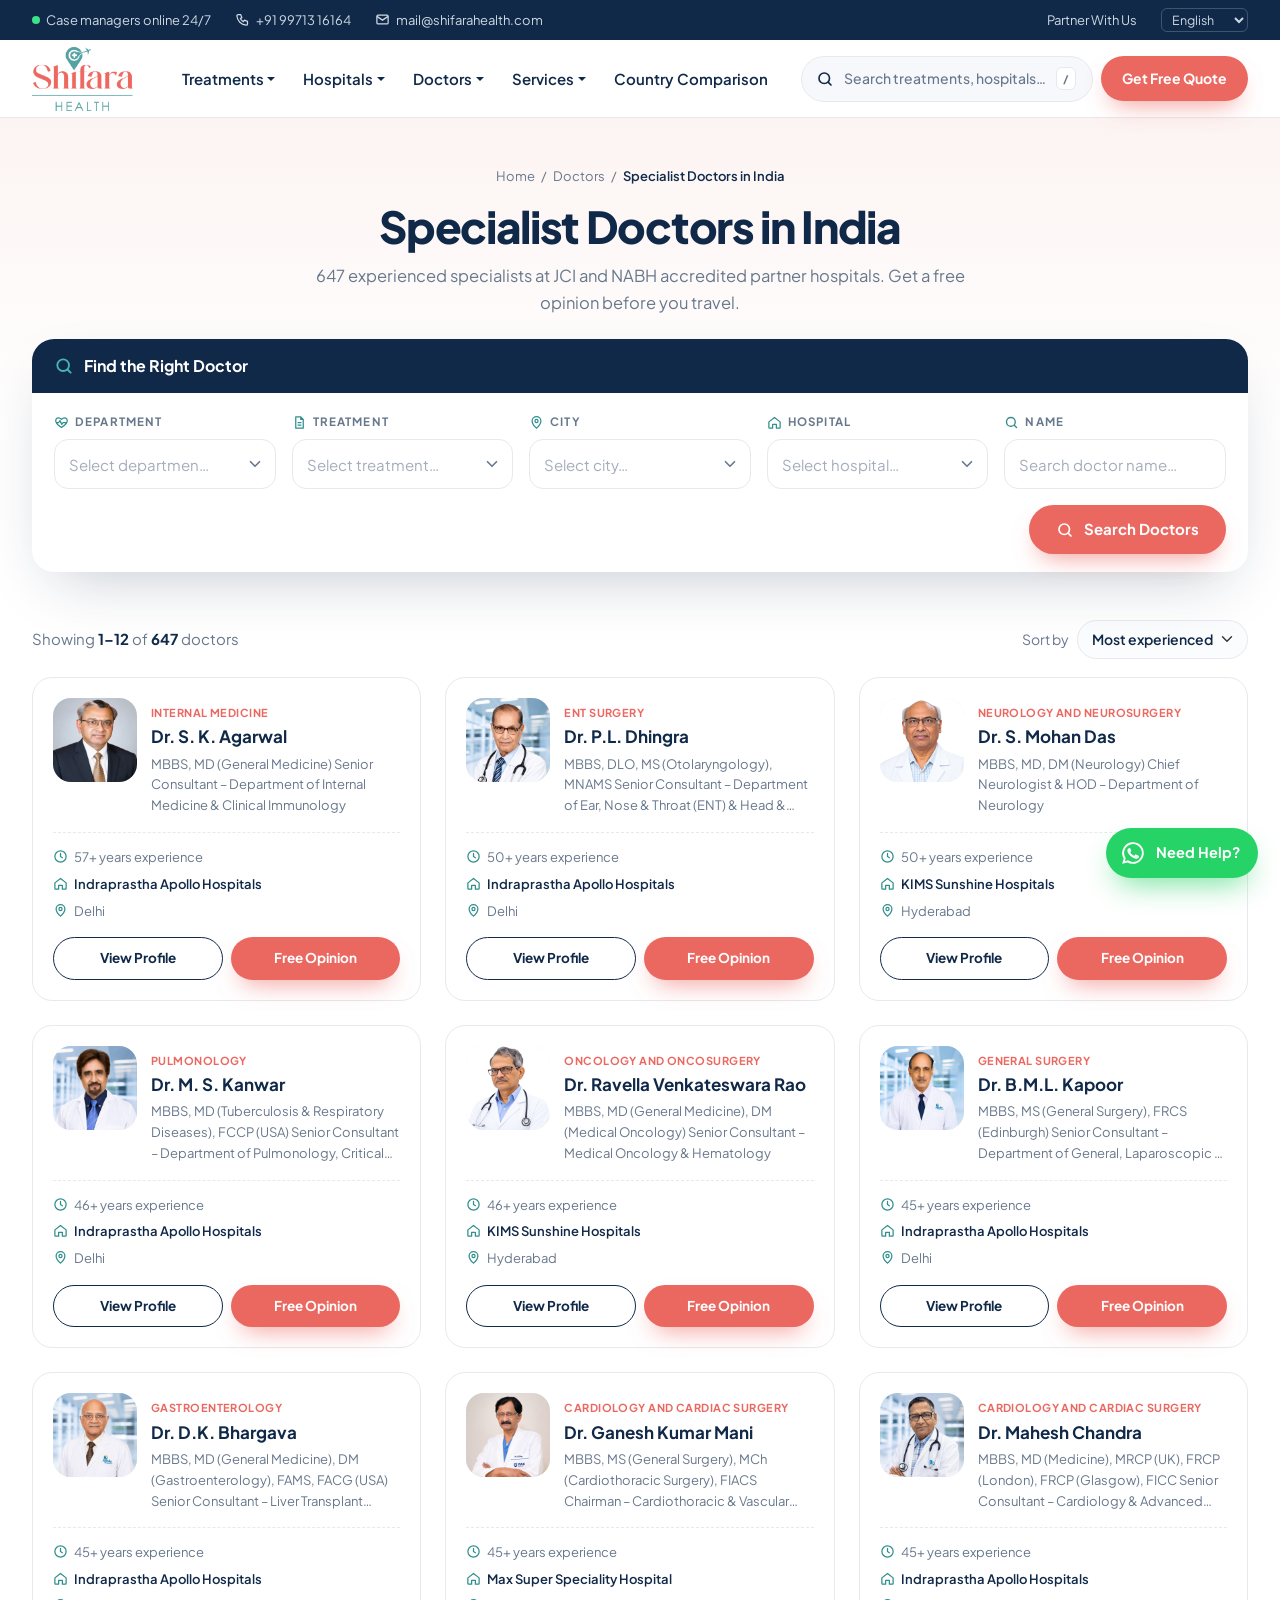
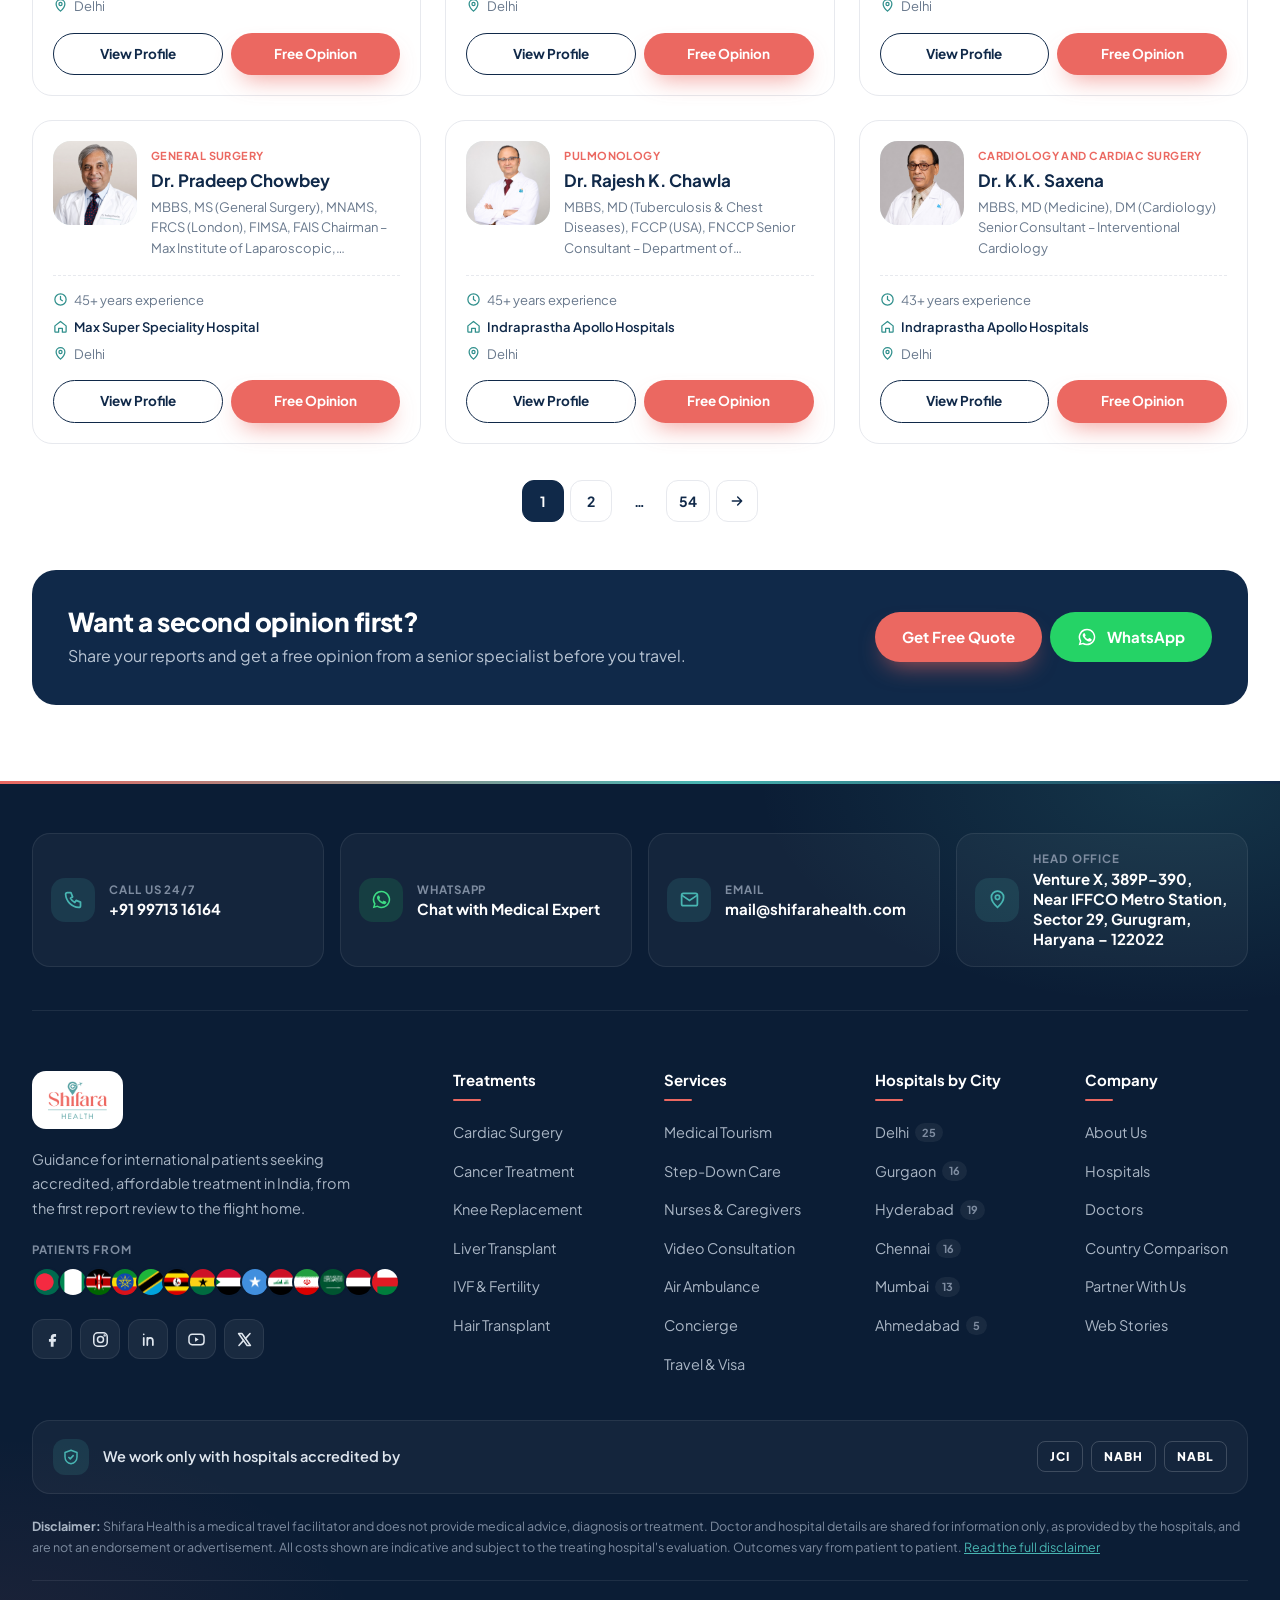
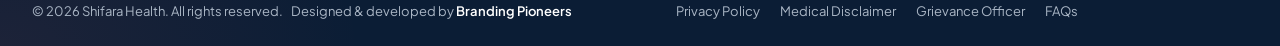
<file: scraped_site/pages/doctors.html>
<!DOCTYPE html>

<!-- shifara:generated hash=c42cfc4fbaaa -->
<html lang="en">
<head>
<meta charset="utf-8"/>
<meta content="width=device-width, initial-scale=1" name="viewport"/>
<title>Specialist Doctors in India | Shifara Health</title>
<meta content="Find the right specialist among 647 senior doctors at accredited hospitals in India. Filter by department, city and hospital." name="description"/>
<link href="../assets/images/logo/favicon.png" rel="icon"/>
<link href="https://fonts.googleapis.com" rel="preconnect"/>
<link crossorigin="" href="https://fonts.gstatic.com" rel="preconnect"/>
<link href="../_external/fonts.googleapis.com/css2_1efad02d.css" rel="stylesheet"/>
<link href="../_external/cdn.jsdelivr.net/npm/bootstrap@5.3.3/dist/css/bootstrap.min.css" rel="stylesheet"/>
<link href="../assets/css/style.css" rel="stylesheet"/>
<link href="../assets/css/listing.css" rel="stylesheet"/>
</head>
<body>
<!-- SVG sprite -->
<svg aria-hidden="true" height="0" style="position:absolute" width="0">
<symbol id="check" viewbox="0 0 24 24">
<path d="M5 12.5l4.5 4.5L19 7.5" fill="none" stroke="currentColor" stroke-linecap="round" stroke-linejoin="round" stroke-width="2.4"></path>
</symbol>
<symbol id="arrow" viewbox="0 0 24 24">
<path d="M5 12h14M13 6l6 6-6 6" fill="none" stroke="currentColor" stroke-linecap="round" stroke-linejoin="round" stroke-width="2.2"></path>
</symbol>
<symbol id="phone" viewbox="0 0 24 24">
<path d="M5 4h4l2 5-2.5 1.5a11 11 0 005 5L15 13l5 2v4a2 2 0 01-2 2A16 16 0 013 6a2 2 0 012-2z" fill="none" stroke="currentColor" stroke-linejoin="round" stroke-width="2"></path>
</symbol>
<symbol id="mail" viewbox="0 0 24 24">
<g fill="none" stroke="currentColor" stroke-width="2">
<rect height="14" rx="2" width="18" x="3" y="5"></rect>
<path d="M3 7l9 6 9-6"></path>
</g>
</symbol>
<symbol id="pin" viewbox="0 0 24 24">
<g fill="none" stroke="currentColor" stroke-width="2">
<path d="M12 21s-7-6.2-7-11.5a7 7 0 0114 0C19 14.8 12 21 12 21z"></path>
<circle cx="12" cy="9.5" r="2.5"></circle>
</g>
</symbol>
<symbol id="shield" viewbox="0 0 24 24">
<path d="M12 3l8 3v6c0 4.5-3.4 8.3-8 9-4.6-.7-8-4.5-8-9V6l8-3z M8.5 12l2.5 2.5 4.5-5" fill="none" stroke="currentColor" stroke-linejoin="round" stroke-width="2"></path>
</symbol>
<symbol id="clock" viewbox="0 0 24 24">
<g fill="none" stroke="currentColor" stroke-linecap="round" stroke-width="2">
<circle cx="12" cy="12" r="9"></circle>
<path d="M12 7v5l3 2"></path>
</g>
</symbol>
<symbol id="wa" viewbox="0 0 24 24">
<path d="M12 2a10 10 0 00-8.6 15.1L2 22l5-1.3A10 10 0 1012 2zm0 18.2a8.2 8.2 0 01-4.2-1.2l-.3-.2-3 .8.8-2.9-.2-.3A8.2 8.2 0 1112 20.2zm4.5-6.1c-.2-.1-1.5-.7-1.7-.8s-.4-.1-.6.1-.7.8-.8 1-.3.2-.5.1a6.7 6.7 0 01-3.3-2.9c-.3-.4.2-.4.7-1.4a.5.5 0 000-.4l-.8-1.9c-.2-.5-.4-.4-.6-.4h-.5a1 1 0 00-.7.3 3 3 0 00-.9 2.2 5.2 5.2 0 001.1 2.7 11.8 11.8 0 004.5 4c1.7.7 2.3.8 3.2.6a2.7 2.7 0 001.8-1.2 2.2 2.2 0 00.1-1.3c0-.1-.2-.2-.5-.3z" fill="currentColor"></path>
</symbol>
<symbol id="heart" viewbox="0 0 24 24">
<path d="M12 20s-7.5-4.6-9-9.5C2 7 4.4 4.5 7.3 4.5c1.9 0 3.5 1 4.7 2.6 1.2-1.6 2.8-2.6 4.7-2.6 2.9 0 5.3 2.5 4.3 6C19.5 15.4 12 20 12 20z M3.5 12h4l2-3 3 6 2-3h6" fill="none" stroke="currentColor" stroke-linejoin="round" stroke-width="2"></path>
</symbol>
<symbol id="onco" viewbox="0 0 24 24">
<g fill="none" stroke="currentColor" stroke-linecap="round" stroke-width="2">
<circle cx="12" cy="12" r="4"></circle>
<path d="M12 2v4M12 18v4M2 12h4M18 12h4M5 5l2.8 2.8M16.2 16.2L19 19M5 19l2.8-2.8M16.2 7.8L19 5"></path>
</g>
</symbol>
<symbol id="bone" viewbox="0 0 24 24">
<path d="M7.5 3.5a2.5 2.5 0 00-2.4 3.2 2.5 2.5 0 101.7 4.1l6.4 6.4a2.5 2.5 0 104.1 1.7 2.5 2.5 0 10-.9-4.8l-6.4-6.4a2.5 2.5 0 00-2.5-4.2z" fill="none" stroke="currentColor" stroke-linejoin="round" stroke-width="2"></path>
</symbol>
<symbol id="brain" viewbox="0 0 24 24">
<path d="M9 4a3 3 0 00-3 3 3 3 0 00-2 5 3 3 0 002 5 3 3 0 006 0V7a3 3 0 00-3-3zm6 0a3 3 0 013 3 3 3 0 012 5 3 3 0 01-2 5 3 3 0 01-6 0" fill="none" stroke="currentColor" stroke-linejoin="round" stroke-width="2"></path>
</symbol>
<symbol id="baby" viewbox="0 0 24 24">
<g fill="none" stroke="currentColor" stroke-linecap="round" stroke-width="2">
<circle cx="12" cy="8" r="4"></circle>
<path d="M5 21c.8-4 3.6-6 7-6s6.2 2 7 6M10.5 8h.01M13.5 8h.01"></path>
</g>
</symbol>
<symbol id="spark" viewbox="0 0 24 24">
<path d="M12 3l1.8 5.2L19 10l-5.2 1.8L12 17l-1.8-5.2L5 10l5.2-1.8L12 3zM19 16l.8 2.2L22 19l-2.2.8L19 22l-.8-2.2L16 19l2.2-.8L19 16z" fill="none" stroke="currentColor" stroke-linejoin="round" stroke-width="2"></path>
</symbol>
<symbol id="eye" viewbox="0 0 24 24">
<g fill="none" stroke="currentColor" stroke-width="2">
<path d="M2 12s3.6-7 10-7 10 7 10 7-3.6 7-10 7S2 12 2 12z"></path>
<circle cx="12" cy="12" r="3"></circle>
</g>
</symbol>
<symbol id="tooth" viewbox="0 0 24 24">
<path d="M8 3c-2.8 0-4.5 2-4.5 4.8 0 3 1.5 4 2 7.2.4 2.8.9 6 2.5 6s1.5-4.5 4-4.5 2.4 4.5 4 4.5 2.1-3.2 2.5-6c.5-3.2 2-4.2 2-7.2C20.5 5 18.8 3 16 3c-1.8 0-2.6 1-4 1S9.8 3 8 3z" fill="none" stroke="currentColor" stroke-linejoin="round" stroke-width="2"></path>
</symbol>
<symbol id="home" viewbox="0 0 24 24">
<path d="M3 11l9-7 9 7v9a1 1 0 01-1 1h-5v-6h-6v6H4a1 1 0 01-1-1v-9z" fill="none" stroke="currentColor" stroke-linejoin="round" stroke-width="2"></path>
</symbol>
<symbol id="nurse" viewbox="0 0 24 24">
<g fill="none" stroke="currentColor" stroke-linecap="round" stroke-width="2">
<circle cx="12" cy="8" r="4"></circle>
<path d="M4 21c1-4.4 4-6.5 8-6.5s7 2.1 8 6.5M12 2.5v3M10.5 4h3"></path>
</g>
</symbol>
<symbol id="video" viewbox="0 0 24 24">
<g fill="none" stroke="currentColor" stroke-linejoin="round" stroke-width="2">
<rect height="12" rx="2" width="13" x="2.5" y="6"></rect>
<path d="M15.5 10.5L21.5 7v10l-6-3.5z"></path>
</g>
</symbol>
<symbol id="amb" viewbox="0 0 24 24">
<g fill="none" stroke="currentColor" stroke-linejoin="round" stroke-width="2">
<path d="M2 17V8a1 1 0 011-1h11v10M14 10h4l3 3.5V17h-7"></path>
<circle cx="6.5" cy="17.5" r="2"></circle>
<circle cx="17" cy="17.5" r="2"></circle>
<path d="M8 9.5v4M6 11.5h4"></path>
</g>
</symbol>
<symbol id="bell" viewbox="0 0 24 24">
<g fill="none" stroke="currentColor" stroke-linejoin="round" stroke-width="2">
<path d="M4 17h16M6 17v-5a6 6 0 0112 0v5M12 3v3M10 20h4"></path>
</g>
</symbol>
<symbol id="doc" viewbox="0 0 24 24">
<g fill="none" stroke="currentColor" stroke-linejoin="round" stroke-width="2">
<path d="M6 3h8l4 4v14H6z M14 3v4h4 M9 12h6M9 16h6"></path>
</g>
</symbol>
<symbol id="globe" viewbox="0 0 24 24">
<g fill="none" stroke="currentColor" stroke-width="2">
<circle cx="12" cy="12" r="9"></circle>
<path d="M3 12h18M12 3c2.5 2.7 3.8 5.7 3.8 9s-1.3 6.3-3.8 9c-2.5-2.7-3.8-5.7-3.8-9S9.5 5.7 12 3z"></path>
</g>
</symbol>
<symbol id="user" viewbox="0 0 24 24">
<g fill="none" stroke="currentColor" stroke-width="2">
<circle cx="12" cy="8" r="4"></circle>
<path d="M4 21c1-4.4 4-6.5 8-6.5s7 2.1 8 6.5"></path>
</g>
</symbol>
<symbol id="car" viewbox="0 0 24 24">
<g fill="none" stroke="currentColor" stroke-linejoin="round" stroke-width="2">
<path d="M3 16v-4l2-5h14l2 5v4H3z M3 12h18"></path>
<circle cx="7" cy="16.5" r="1.8"></circle>
<circle cx="17" cy="16.5" r="1.8"></circle>
</g>
</symbol>
<symbol id="food" viewbox="0 0 24 24">
<g fill="none" stroke="currentColor" stroke-linecap="round" stroke-width="2">
<path d="M7 3v8M5 3v5a2 2 0 004 0V3M7 11v10M17 3c-2 0-3 2.5-3 6s1 4 3 4v8"></path>
</g>
</symbol>
<symbol id="chat" viewbox="0 0 24 24">
<path d="M4 5h16v11H9l-5 4V5z M8 9.5h8M8 12.5h5" fill="none" stroke="currentColor" stroke-linejoin="round" stroke-width="2"></path>
</symbol>
<symbol id="search" viewbox="0 0 24 24">
<g fill="none" stroke="currentColor" stroke-linecap="round" stroke-width="2.2">
<circle cx="11" cy="11" r="7"></circle>
<path d="M20 20l-3.5-3.5"></path>
</g>
</symbol>
<symbol id="trend" viewbox="0 0 24 24">
<path d="M3 17l6-6 4 4 8-8M15 7h6v6" fill="none" stroke="currentColor" stroke-linecap="round" stroke-linejoin="round" stroke-width="2.2"></path>
</symbol>
<symbol id="chev" viewbox="0 0 24 24">
<path d="M6 9l6 6 6-6" fill="none" stroke="currentColor" stroke-linecap="round" stroke-linejoin="round" stroke-width="2.2"></path>
</symbol>
<symbol id="liver" viewbox="0 0 24 24">
<path d="M3 9c0-3 3-5 9-5s9 1.5 9 4c0 4-5 9-10 11-2 .8-3-1-3-3 0-2-5-3-5-7z" fill="none" stroke="currentColor" stroke-linejoin="round" stroke-width="2"></path>
</symbol>
<symbol id="spine" viewbox="0 0 24 24">
<g fill="none" stroke="currentColor" stroke-linecap="round" stroke-width="2">
<rect height="4" rx="1.5" width="6" x="9" y="2.5"></rect>
<rect height="4" rx="1.5" width="7" x="8.5" y="8.5"></rect>
<rect height="4" rx="1.5" width="6" x="9" y="14.5"></rect>
<path d="M12 18.5v3"></path>
</g>
</symbol>
<symbol id="kidney" viewbox="0 0 24 24">
<g fill="none" stroke="currentColor" stroke-linecap="round" stroke-linejoin="round" stroke-width="2">
<path d="M9 3.5C5.5 3.5 4 6.8 4 10.5S5.8 20.5 9.5 20.5c1.8 0 3-1.2 3-3v-2c0-1.2-.8-1.8-1.8-2.2-1-.4-1.7-1.2-1.7-2.3s.7-1.9 1.7-2.3c1-.4 1.8-1 1.8-2.2V6.5c0-1.8-1.5-3-3.5-3z"></path>
<path d="M14.5 12h3a2.5 2.5 0 012.5 2.5V20"></path>
</g>
</symbol>
<symbol id="stomach" viewbox="0 0 24 24">
<path d="M9 3v4c0 2-3 2.5-3 6.5A6.5 6.5 0 0012.5 20H15a4 4 0 004-4c0-3-2.5-4-4.5-4S12 10.5 12 8V3" fill="none" stroke="currentColor" stroke-linecap="round" stroke-linejoin="round" stroke-width="2"></path>
</symbol>
<symbol id="scale" viewbox="0 0 24 24">
<g fill="none" stroke="currentColor" stroke-linecap="round" stroke-width="2">
<rect height="17" rx="4" width="17" x="3.5" y="3.5"></rect>
<path d="M8 10a5 5 0 018 0M12 10l1.5-2.5"></path>
</g>
</symbol>
<symbol id="female" viewbox="0 0 24 24">
<g fill="none" stroke="currentColor" stroke-linecap="round" stroke-width="2">
<circle cx="12" cy="9" r="5"></circle>
<path d="M12 14v7M9 18h6"></path>
</g>
</symbol>
<symbol id="child" viewbox="0 0 24 24">
<g fill="none" stroke="currentColor" stroke-linecap="round" stroke-linejoin="round" stroke-width="2">
<circle cx="12" cy="5.5" r="2.5"></circle>
<path d="M12 8.5v6M7.5 11l4.5 1.5 4.5-1.5M9.5 21l2.5-6.5 2.5 6.5"></path>
</g>
</symbol>
<symbol id="ear" viewbox="0 0 24 24">
<g fill="none" stroke="currentColor" stroke-linecap="round" stroke-width="2">
<path d="M7 9a5 5 0 0110 0c0 3-3 3.5-3 6.5a3 3 0 01-6 .5"></path>
<path d="M10 9a2 2 0 014 0c0 1-1 1.5-1.5 2"></path>
</g>
</symbol>
<!-- Speciality icons (homepage #spec cards) -->
<symbol id="sp-heart" viewbox="0 0 24 24">
<g fill="none" stroke="currentColor" stroke-linecap="round" stroke-linejoin="round" stroke-width="1.8">
<path d="M19 14c1.5-1.5 3-3.2 3-5.5A5.5 5.5 0 0 0 16.5 3c-1.8 0-3 .5-4.5 2-1.5-1.5-2.7-2-4.5-2A5.5 5.5 0 0 0 2 8.5c0 2.3 1.5 4 3 5.5l7 7z"></path>
<path d="M3.2 12h6.3l.5-1 2 4.5 2-7 1.5 3.5h5.3"></path>
</g>
</symbol>
<symbol id="sp-onco" viewbox="0 0 24 24">
<g fill="none" stroke="currentColor" stroke-linecap="round" stroke-linejoin="round" stroke-width="1.8">
<path d="M8.5 22l7.4-10.6C17.4 9.3 18 8 18 6.5a6 6 0 0 0-12 0c0 1.5.6 2.8 2.1 4.9L15.5 22"></path>
</g>
</symbol>
<symbol id="sp-bone" viewbox="0 0 24 24">
<g fill="none" stroke="currentColor" stroke-linecap="round" stroke-linejoin="round" stroke-width="1.8">
<path d="M17 10c.7-.7 1.7 0 2.5 0a2.5 2.5 0 1 0 0-5 .5.5 0 0 1-.5-.5 2.5 2.5 0 1 0-5 0c0 .8.7 1.8 0 2.5l-7 7c-.7.7-1.7 0-2.5 0a2.5 2.5 0 0 0 0 5c.3 0 .5.2.5.5a2.5 2.5 0 1 0 5 0c0-.8-.7-1.8 0-2.5z"></path>
</g>
</symbol>
<symbol id="sp-brain" viewbox="0 0 24 24">
<g fill="none" stroke="currentColor" stroke-linecap="round" stroke-linejoin="round" stroke-width="1.8">
<path d="M12 5a3 3 0 1 0-6 .1 4 4 0 0 0-2.5 5.8 4 4 0 0 0 .6 6.6A4 4 0 1 0 12 18z"></path>
<path d="M12 5a3 3 0 1 1 6 .1 4 4 0 0 1 2.5 5.8 4 4 0 0 1-.6 6.6A4 4 0 1 1 12 18z"></path>
<path d="M15 13a4.5 4.5 0 0 1-3-4 4.5 4.5 0 0 1-3 4M17.6 6.5a3 3 0 0 0 .4-1.4M6 5.1a3 3 0 0 0 .4 1.4M3.5 10.9a4 4 0 0 1 .6-.4M19.9 10.5a4 4 0 0 1 .6.4M6 18a4 4 0 0 1-2-.5M20 17.5a4 4 0 0 1-2 .5"></path>
</g>
</symbol>
<symbol id="sp-ivf" viewbox="0 0 24 24">
<g fill="none" stroke="currentColor" stroke-linecap="round" stroke-linejoin="round" stroke-width="1.8">
<circle cx="14.5" cy="9.5" r="6"></circle>
<circle cx="14.5" cy="9.5" r="2"></circle>
<circle cx="6.5" cy="17.5" r="1.6"></circle>
<path d="M5.4 18.6c-.9.9-2.1.3-2.6 1.2s.3 1.8-.3 2.4"></path>
</g>
</symbol>
<symbol id="sp-cosmetic" viewbox="0 0 24 24">
<g fill="none" stroke="currentColor" stroke-linecap="round" stroke-linejoin="round" stroke-width="1.8">
<path d="M9.9 15.5a2 2 0 0 0-1.4-1.4l-6.1-1.6a.5.5 0 0 1 0-1l6.1-1.6a2 2 0 0 0 1.4-1.4l1.6-6.1a.5.5 0 0 1 1 0l1.6 6.1a2 2 0 0 0 1.4 1.4l6.1 1.6a.5.5 0 0 1 0 1l-6.1 1.6a2 2 0 0 0-1.4 1.4l-1.6 6.1a.5.5 0 0 1-1 0z"></path>
<path d="M20 3v4M22 5h-4M4 17v2M5 18H3"></path>
</g>
</symbol>
<symbol id="sp-eye" viewbox="0 0 24 24">
<g fill="none" stroke="currentColor" stroke-linecap="round" stroke-linejoin="round" stroke-width="1.8">
<path d="M2 12s3.6-7 10-7 10 7 10 7-3.6 7-10 7S2 12 2 12z"></path>
<circle cx="12" cy="12" r="3"></circle>
</g>
</symbol>
<symbol id="sp-tooth" viewbox="0 0 24 24">
<g fill="none" stroke="currentColor" stroke-linecap="round" stroke-linejoin="round" stroke-width="1.8">
<path d="M8 3c-2.8 0-4.5 2-4.5 4.8 0 3 1.5 4 2 7.2.4 2.8.9 6 2.5 6s1.5-4.5 4-4.5 2.4 4.5 4 4.5 2.1-3.2 2.5-6c.5-3.2 2-4.2 2-7.2C20.5 5 18.8 3 16 3c-1.8 0-2.6 1-4 1S9.8 3 8 3z"></path>
</g>
</symbol>
<symbol id="sp-transplant" viewbox="0 0 24 24">
<g fill="none" stroke="currentColor" stroke-linecap="round" stroke-linejoin="round" stroke-width="1.8">
<path d="M3 12a9 9 0 0 1 15.5-6.2L21 8M21 3v5h-5M21 12a9 9 0 0 1-15.5 6.2L3 16M3 21v-5h5"></path>
<path d="M12 15.5s-3.5-2-3.5-4.3a1.8 1.8 0 0 1 3.5-.7 1.8 1.8 0 0 1 3.5.7c0 2.3-3.5 4.3-3.5 4.3z"></path>
</g>
</symbol>
<symbol id="sp-spine" viewbox="0 0 24 24">
<g fill="none" stroke="currentColor" stroke-linecap="round" stroke-linejoin="round" stroke-width="1.8">
<rect height="4.2" rx="1.5" width="7" x="8.5" y="2"></rect>
<rect height="4.2" rx="1.5" width="7" x="8.5" y="8.6"></rect>
<rect height="4.2" rx="1.5" width="7" x="8.5" y="15.2"></rect>
<path d="M6 4.1h2.5M15.5 4.1H18M6 10.7h2.5M15.5 10.7H18M6 17.3h2.5M15.5 17.3H18M12 19.4V22"></path>
</g>
</symbol>
<symbol id="sp-kidney" viewbox="0 0 24 24">
<g fill="none" stroke="currentColor" stroke-linecap="round" stroke-linejoin="round" stroke-width="1.8">
<path d="M7.5 3C4.5 3 3 6.5 3 11.5S4.5 21 7.5 21c2 0 3.5-1.5 3.5-3.5 0-1.8-2-2.5-2-5.5s2-3.7 2-5.5C11 4.5 9.5 3 7.5 3z"></path>
<path d="M16.5 3C19.5 3 21 6.5 21 11.5S19.5 21 16.5 21c-2 0-3.5-1.5-3.5-3.5 0-1.8 2-2.5 2-5.5s-2-3.7-2-5.5C13 4.5 14.5 3 16.5 3z"></path>
</g>
</symbol>
<symbol id="sp-stomach" viewbox="0 0 24 24">
<g fill="none" stroke="currentColor" stroke-linecap="round" stroke-linejoin="round" stroke-width="1.8">
<path d="M9 3v4c0 2-3 2.5-3 6.5A6.5 6.5 0 0 0 12.5 20H15a4 4 0 0 0 4-4c0-3-2.5-4-4.5-4S12 10.5 12 8V3"></path>
<path d="M9 20v2"></path>
</g>
</symbol>
<symbol id="sp-bariatric" viewbox="0 0 24 24">
<g fill="none" stroke="currentColor" stroke-linecap="round" stroke-linejoin="round" stroke-width="1.8">
<rect height="18" rx="4" width="18" x="3" y="3"></rect>
<path d="M7.5 11a4.5 4.5 0 0 1 9 0M12 11l2-3M8.5 16.5h7"></path>
</g>
</symbol>
<symbol id="sp-gyn" viewbox="0 0 24 24">
<g fill="none" stroke="currentColor" stroke-linecap="round" stroke-linejoin="round" stroke-width="1.8">
<path d="M8 8h8c0 4-1 7-2.5 8.2v2.3a1.5 1.5 0 0 1-3 0v-2.3C9 15 8 12 8 8z"></path>
<path d="M8.5 9C7 7 5.2 6.4 3.6 7.3M15.5 9c1.5-2 3.3-2.6 4.9-1.7"></path>
<circle cx="4.2" cy="10.6" r="1.6"></circle>
<circle cx="19.8" cy="10.6" r="1.6"></circle>
</g>
</symbol>
<symbol id="sp-child" viewbox="0 0 24 24">
<g fill="none" stroke="currentColor" stroke-linecap="round" stroke-linejoin="round" stroke-width="1.8">
<path d="M9 12h.01M15 12h.01M10 16c.5.3 1.2.5 2 .5s1.5-.2 2-.5"></path>
<path d="M19 6.3a9 9 0 0 1 1.8 3.9 2 2 0 0 1 0 3.6 9 9 0 0 1-17.6 0 2 2 0 0 1 0-3.6A9 9 0 0 1 12 3c2 0 3.5 1.1 3.5 2.5s-.9 2.5-2 2.5c-.8 0-1.5-.4-1.5-1"></path>
</g>
</symbol>
<symbol id="sp-ear" viewbox="0 0 24 24">
<g fill="none" stroke="currentColor" stroke-linecap="round" stroke-linejoin="round" stroke-width="1.8">
<path d="M6 8.5a6.5 6.5 0 1 1 13 0c0 6-6 6-6 10a3.5 3.5 0 1 1-7 0"></path>
<path d="M15 8.5a2.5 2.5 0 0 0-5 0v1a2 2 0 1 1 0 4"></path>
</g>
</symbol>
</svg>
<!-- ================= TOP BAR ================= -->
<div class="topbar">
<div class="container d-flex justify-content-between align-items-center gap-3 py-2">
<div class="d-flex align-items-center gap-4">
<a href="https://wa.me/919971316164" rel="noopener" target="_blank"><span class="pulse"></span> Case
                    managers online 24/7</a>
<a class="d-none d-md-inline-flex" href="tel:+919971316164"><svg class="i" style="width:15px;height:15px">
<use href="#phone"></use>
</svg> +91 99713 16164</a>
<a class="d-none d-lg-inline-flex" href="mailto:mail@shifarahealth.com"><svg class="i" style="width:15px;height:15px">
<use href="#mail"></use>
</svg> mail@shifarahealth.com</a>
</div>
<div class="d-flex align-items-center gap-4">
<a class="d-none d-md-inline-flex" href="https://shifarahealth.com/partner-with-us/">Partner With Us</a>
<select aria-label="Language">
<option>English</option>
<option>العربية</option>
<option>Français</option>
<option>Русский</option>
<option>বাংলা</option>
</select>
</div>
</div>
</div>
<!-- ================= NAVBAR ================= -->
<nav class="navbar navbar-expand-lg sticky-top site-nav">
<div class="container">
<a class="navbar-brand" href="https://shifarahealth.com/"><img alt="Shifara Health" src="../assets/images/logo/shifara-logo.png"/></a>
<div class="d-flex align-items-center gap-2 order-lg-last">
<button aria-label="Search doctors, hospitals, treatments" class="search-btn" data-bs-target="#searchModal" data-bs-toggle="modal" type="button"><svg>
<use href="#search"></use>
</svg><span class="d-none d-xl-inline">Search treatments, hospitals…</span><kbd class="d-none d-xl-inline">/</kbd></button>
<a class="btn btn-coral d-none d-md-inline-flex" href="https://shifarahealth.com/book-consultation/">Get Free Quote</a>
<button aria-controls="mainNav" aria-expanded="false" aria-label="Toggle navigation" class="navbar-toggler" data-bs-target="#mainNav" data-bs-toggle="collapse" type="button">
<svg height="28" viewbox="0 0 24 24" width="28">
<path d="M4 7h16M4 12h16M4 17h10" stroke="var(--navy)" stroke-linecap="round" stroke-width="2.2"></path>
</svg>
</button>
</div>
<div class="collapse navbar-collapse justify-content-center" id="mainNav">
<ul class="navbar-nav py-3 py-lg-0">
<li class="nav-item dropdown dropdown-mega">
<a aria-expanded="false" class="nav-link dropdown-toggle" data-bs-auto-close="outside" data-bs-toggle="dropdown" href="#" role="button">Treatments</a>
<div class="dropdown-menu mega-menu">
<div class="container">
<div class="row g-4">
<div class="col-12">
<div class="row row-cols-1 row-cols-sm-2 row-cols-lg-3 row-cols-xl-6 g-4">
<div class="col mega-col">
<a class="mega-title" href="https://shifarahealth.com/treatments/cardiology/" style="--mc:var(--coral)">Cardiology &amp; Cardiac Surgery</a>
<ul>
<li><a href="https://shifarahealth.com/treatment/angioplasty-stent/"><span class="ar">›</span><span>Angioplasty &amp;
                                                                Stent</span></a></li>
<li><a href="https://shifarahealth.com/treatment/atrial-septal-defect-asd-closure/"><span class="ar">›</span><span>Atrial Septal Defect (ASD)
                                                                Closure</span></a></li>
<li><a href="https://shifarahealth.com/treatment/bentall-surgery/"><span class="ar">›</span><span>Bentall Surgery</span></a></li>
<li><a href="https://shifarahealth.com/treatment/tumour-removal-surgery/"><span class="ar">›</span><span>Cardiac Tumour Removal
                                                                Surgery</span></a></li>
<li><a href="https://shifarahealth.com/treatment/tavr-procedure/"><span class="ar">›</span><span>Coronary Angioplasty</span></a>
</li>
</ul>
<a class="mega-all" href="https://shifarahealth.com/treatments/cardiology/">View all →</a>
</div>
<div class="col mega-col">
<a class="mega-title" href="https://shifarahealth.com/treatments/neurology/" style="--mc:var(--teal)">Neurology &amp; Neurosurgery</a>
<ul>
<li><a href="https://shifarahealth.com/treatment/brain-tumor-neuronavigation-surgery/"><span class="ar">›</span><span>Brain Tumor Neuronavigation
                                                                Surgery</span></a></li>
<li><a href="https://shifarahealth.com/treatment/cyberknife-surgery/"><span class="ar">›</span><span>Cyberknife Surgery</span></a>
</li>
<li><a href="https://shifarahealth.com/treatment/deep-brain-stimulation-dbs/"><span class="ar">›</span><span>Deep Brain
                                                                Stimulation</span></a></li>
<li><a href="https://shifarahealth.com/treatment/dsa-angioplasty-digital-subtraction-angiography-neurovascular-stenting/"><span class="ar">›</span><span>DSA &amp;
                                                                Angioplasty</span></a></li>
<li><a href="https://shifarahealth.com/treatment/epilepsy-surgery/"><span class="ar">›</span><span>Epilepsy Surgery</span></a>
</li>
</ul>
<a class="mega-all" href="https://shifarahealth.com/treatments/neurology/">View all →</a>
</div>
<div class="col mega-col">
<a class="mega-title" href="https://shifarahealth.com/treatments/orthopedics/" style="--mc:var(--navy)">Orthopaedics</a>
<ul>
<li><a href="https://shifarahealth.com/treatment/ankle-arthroscopy/"><span class="ar">›</span><span>Ankle Arthroscopy</span></a>
</li>
<li><a href="https://shifarahealth.com/treatment/anterior-cruciate-ligament-surgery/"><span class="ar">›</span><span>Anterior Cruciate Ligament
                                                                Surgery</span></a></li>
<li><a href="https://shifarahealth.com/treatment/elbow-arthroscopy/"><span class="ar">›</span><span>Elbow Arthroscopy</span></a>
</li>
<li><a href="https://shifarahealth.com/treatment/foot-ankle-surgery/"><span class="ar">›</span><span>Foot &amp; Ankle
                                                                Surgery</span></a></li>
<li><a href="https://shifarahealth.com/treatment/hip-replacement/"><span class="ar">›</span><span>Hip Replacement</span></a></li>
</ul>
<a class="mega-all" href="https://shifarahealth.com/treatments/orthopedics/">View all →</a>
</div>
<div class="col mega-col">
<a class="mega-title" href="https://shifarahealth.com/treatments/spine-surgery/" style="--mc:#8a6bb8">Spine Surgery</a>
<ul>
<li><a href="https://shifarahealth.com/treatment/decompression-fusion/"><span class="ar">›</span><span>Decompression &amp;
                                                                Fusion</span></a></li>
<li><a href="https://shifarahealth.com/treatment/lumbar-microdiscectomy/"><span class="ar">›</span><span>Lumbar
                                                                Microdiscectomy</span></a></li>
<li><a href="https://shifarahealth.com/treatment/pcnl-procedure/"><span class="ar">›</span><span>PCNL Procedure</span></a></li>
<li><a href="https://shifarahealth.com/treatment/scoliosis-surgery/"><span class="ar">›</span><span>Scoliosis Surgery</span></a>
</li>
<li><a href="https://shifarahealth.com/treatment/spinal-cord-surgery/"><span class="ar">›</span><span>Spinal Cord Surgery</span></a>
</li>
</ul>
<a class="mega-all" href="https://shifarahealth.com/treatments/spine-surgery/">View all →</a>
</div>
<div class="col mega-col">
<a class="mega-title" href="https://shifarahealth.com/treatments/cosmetic/" style="--mc:#e0a43a">Cosmetic &amp; Plastic Surgery</a>
<ul>
<li><a href="https://shifarahealth.com/treatment/abdominoplasty/"><span class="ar">›</span><span>Abdominoplasty</span></a></li>
<li><a href="https://shifarahealth.com/treatment/arm-lift/"><span class="ar">›</span><span>Arm
                                                                Lift</span></a></li>
<li><a href="https://shifarahealth.com/treatment/arthroplasty/"><span class="ar">›</span><span>Arthroplasty</span></a></li>
<li><a href="https://shifarahealth.com/treatment/pectoral-implant-surgery/"><span class="ar">›</span><span>Beard Transplant</span></a>
</li>
<li><a href="https://shifarahealth.com/treatment/body-lift-surgery/"><span class="ar">›</span><span>Body Lift Surgery</span></a>
</li>
</ul>
<a class="mega-all" href="https://shifarahealth.com/treatments/cosmetic/">View all →</a>
</div>
<div class="col mega-col">
<a class="mega-title" href="https://shifarahealth.com/treatments/ivf/" style="--mc:#d9668f">IVF &amp; Fertility</a>
<ul>
<li><a href="https://shifarahealth.com/treatment/in-vitro-fertilisation/"><span class="ar">›</span><span>IVF (In Vitro
                                                                Fertilisation)</span></a></li>
<li><a href="https://shifarahealth.com/treatment/iui/"><span class="ar">›</span><span>IUI
                                                                (Intrauterine Insemination)</span></a></li>
</ul>
<a class="mega-all" href="https://shifarahealth.com/treatments/ivf/">View all →</a>
</div>
</div>
</div>
</div>
</div>
</div>
</li>
<li class="nav-item dropdown dropdown-mega">
<a aria-expanded="false" class="nav-link dropdown-toggle" data-bs-auto-close="outside" data-bs-toggle="dropdown" href="#" role="button">Hospitals</a>
<div class="dropdown-menu mega-menu">
<div class="container">
<div class="row g-4">
<div class="col-12">
<div class="row row-cols-1 row-cols-sm-2 row-cols-lg-5 g-4">
<div class="col mega-col">
<a class="mega-title" href="https://shifarahealth.com/hospitals/delhi/" style="--mc:var(--coral)">Delhi</a>
<ul>
<li><a href="https://shifarahealth.com/hospital/indraprastha-apollo-hospitals/"><span class="ar">›</span><span>Indraprastha Apollo
                                                                Hospitals<small>NH-19</small></span></a></li>
<li><a href="https://shifarahealth.com/hospital/max-super-speciality-hospital-patparganj/"><span class="ar">›</span><span>Max Super Speciality
                                                                Hospital<small>108A</small></span></a></li>
<li><a href="https://shifarahealth.com/hospital/blk-max-super-speciality-hospital-delhi/"><span class="ar">›</span><span>BLK-Max Super Speciality
                                                                Hospital<small>Rajinder Nagar</small></span></a></li>
<li><a href="https://shifarahealth.com/hospital/primus-super-speciality-hospital-chanakyapuri/"><span class="ar">›</span><span>Primus Super Speciality
                                                                Hospital –
                                                                Chanakyapuri<small>Chanakyapuri</small></span></a></li>
<li><a href="https://shifarahealth.com/hospital/venkateshwar-hospital-dwarka/"><span class="ar">›</span><span>Venkateshwar
                                                                Hospital<small>Sector 18A Dwarka</small></span></a></li>
</ul>
<a class="mega-all" href="https://shifarahealth.com/hospitals/delhi/">View all →</a>
</div>
<div class="col mega-col">
<a class="mega-title" href="https://shifarahealth.com/hospitals/gurgaon/" style="--mc:var(--teal)">Gurgaon</a>
<ul>
<li><a href="https://shifarahealth.com/hospital/fortis-memorial-research-institute/"><span class="ar">›</span><span>Fortis Memorial Research
                                                                Institute<small>Sector - 44</small></span></a></li>
<li><a href="https://shifarahealth.com/hospital/artemis/"><span class="ar">›</span><span>Artemis Hospital<small>Sector
                                                                    51</small></span></a></li>
<li><a href="https://shifarahealth.com/hospital/marengo-asia-hospital/"><span class="ar">›</span><span>Marengo Asia
                                                                Hospital<small>Sector 56</small></span></a></li>
<li><a href="https://shifarahealth.com/hospital/max-super-speciality-hospital-2/"><span class="ar">›</span><span>Max Super Speciality
                                                                Hospital<small>Sector 43</small></span></a></li>
<li><a href="https://shifarahealth.com/hospital/manipal-hospital-columbia-asia/"><span class="ar">›</span><span>Manipal Hospital (Columbia
                                                                Asia)<small>Palam Vihar</small></span></a></li>
</ul>
<a class="mega-all" href="https://shifarahealth.com/hospitals/gurgaon/">View all →</a>
</div>
<div class="col mega-col">
<a class="mega-title" href="https://shifarahealth.com/hospitals/hyderabad/" style="--mc:var(--navy)">Hyderabad</a>
<ul>
<li><a href="https://shifarahealth.com/hospital/apollo-hospital-jubilee-hills/"><span class="ar">›</span><span>Apollo Hospital<small>Film
                                                                    Nagar</small></span></a></li>
<li><a href="https://shifarahealth.com/hospital/pace-hospitals-l-b-nagar-hyderabad/"><span class="ar">›</span><span>PACE Hospitals<small>HITEC
                                                                    City</small></span></a></li>
<li><a href="https://shifarahealth.com/hospital/aster-prime-hospital-ameerpet/"><span class="ar">›</span><span>Aster Prime
                                                                Hospital<small>Srinivasa Nagar</small></span></a></li>
<li><a href="https://shifarahealth.com/hospital/continental-hospitals-gachibowli-hyderabad/"><span class="ar">›</span><span>Continental
                                                                Hospitals<small>Nanakramguda</small></span></a></li>
<li><a href="https://shifarahealth.com/hospital/medicover-hospitals-hyderabad-group-hitec-city/"><span class="ar">›</span><span>Medicover Hospitals<small>HITEC
                                                                    City</small></span></a></li>
</ul>
<a class="mega-all" href="https://shifarahealth.com/hospitals/hyderabad/">View all →</a>
</div>
<div class="col mega-col">
<a class="mega-title" href="https://shifarahealth.com/hospitals/mumbai/" style="--mc:#8a6bb8">Mumbai</a>
<ul>
<li><a href="https://shifarahealth.com/hospital/nanavati-max-super-speciality-hospital-vile-parle/"><span class="ar">›</span><span>Nanavati Max Super Speciality
                                                                Hospital<small>Swami Vivekanand Rd</small></span></a>
</li>
<li><a href="https://shifarahealth.com/hospital/sterling-wockhardt-hospital-vashi/"><span class="ar">›</span><span>Sterling Wockhardt
                                                                Hospital<small>Vashi</small></span></a></li>
<li><a href="https://shifarahealth.com/hospital/nova-ivf-fertility-specialty-hospital-andheri/"><span class="ar">›</span><span>Nova IVF Fertility &amp;
                                                                Specialty Hospital<small>Industrial
                                                                    Area</small></span></a></li>
<li><a href="https://shifarahealth.com/hospital/fortis-hospital-mulund/"><span class="ar">›</span><span>Fortis Hospital<small>Mulund
                                                                    West</small></span></a></li>
<li><a href="https://shifarahealth.com/hospital/sevenhills-hospital-andheri/"><span class="ar">›</span><span>SevenHills
                                                                Hospital<small>Andheri East</small></span></a></li>
</ul>
<a class="mega-all" href="https://shifarahealth.com/hospitals/mumbai/">View all →</a>
</div>
<div class="col mega-col">
<a class="mega-title" href="https://shifarahealth.com/hospitals/" style="--mc:#e0a43a">By
                                                    Speciality</a>
<ul>
<li><a href="https://shifarahealth.com/hospitals/cardiology/"><span class="ar">›</span><span>Heart Hospitals</span></a></li>
<li><a href="https://shifarahealth.com/hospitals/oncology/"><span class="ar">›</span><span>Cancer Hospitals</span></a>
</li>
<li><a href="https://shifarahealth.com/hospitals/neurology/"><span class="ar">›</span><span>Neuro Hospitals</span></a></li>
<li><a href="https://shifarahealth.com/hospitals/orthopedics/"><span class="ar">›</span><span>Orthopaedic
                                                                Hospitals</span></a></li>
<li><a href="https://shifarahealth.com/hospitals/nephrology/"><span class="ar">›</span><span>Kidney Hospitals</span></a>
</li>
<li><a href="https://shifarahealth.com/hospitals/ivf/"><span class="ar">›</span><span>IVF
                                                                Centres</span></a></li>
</ul>
<a class="mega-all" href="https://shifarahealth.com/hospitals/">View all →</a>
</div>
</div>
</div>
</div>
</div>
</div>
</li>
<li class="nav-item dropdown dropdown-mega">
<a aria-expanded="false" class="nav-link dropdown-toggle" data-bs-auto-close="outside" data-bs-toggle="dropdown" href="#" role="button">Doctors</a>
<div class="dropdown-menu mega-menu">
<div class="container">
<div class="row g-4">
<div class="col-12">
<div class="row row-cols-1 row-cols-sm-2 row-cols-lg-5 g-4">
<div class="col mega-col">
<a class="mega-title" href="https://shifarahealth.com/doctors/cardiology/" style="--mc:var(--coral)">Heart &amp; Brain</a>
<ul>
<li><a href="https://shifarahealth.com/doctors/cardiology/"><span class="ar">›</span><span>Cardiologists &amp; Cardiac
                                                                Surgeons<small>63 doctors</small></span></a></li>
<li><a href="https://shifarahealth.com/doctors/neurology/"><span class="ar">›</span><span>Neurologists &amp;
                                                                Neurosurgeons<small>62 doctors</small></span></a></li>
<li><a href="https://shifarahealth.com/doctors/spine-surgery/"><span class="ar">›</span><span>Spine Surgeons<small>3
                                                                    doctors</small></span></a></li>
<li><a href="https://shifarahealth.com/doctors/vascular/"><span class="ar">›</span><span>Vascular Surgeons<small>3
                                                                    doctors</small></span></a></li>
<li><a href="https://shifarahealth.com/doctors/psychiatry/"><span class="ar">›</span><span>Psychiatrists<small>2
                                                                    doctors</small></span></a></li>
</ul>
<a class="mega-all" href="doctors.html">View all →</a>
</div>
<div class="col mega-col">
<a class="mega-title" href="https://shifarahealth.com/doctors/oncology/" style="--mc:var(--teal)">Cancer &amp; Blood</a>
<ul>
<li><a href="https://shifarahealth.com/doctors/oncology/"><span class="ar">›</span><span>Oncologists<small>87
                                                                    doctors</small></span></a></li>
<li><a href="https://shifarahealth.com/doctors/hematology/"><span class="ar">›</span><span>Haematologists<small>18
                                                                    doctors</small></span></a></li>
<li><a href="https://shifarahealth.com/doctors/pulmonology/"><span class="ar">›</span><span>Pulmonologists<small>13
                                                                    doctors</small></span></a></li>
<li><a href="https://shifarahealth.com/doctors/internal-medicine/"><span class="ar">›</span><span>Internal Medicine
                                                                Specialists<small>16 doctors</small></span></a></li>
<li><a href="https://shifarahealth.com/doctors/nuclear-medicine/"><span class="ar">›</span><span>Nuclear Medicine
                                                                Specialists<small>3 doctors</small></span></a></li>
</ul>
<a class="mega-all" href="doctors.html">View all →</a>
</div>
<div class="col mega-col">
<a class="mega-title" href="https://shifarahealth.com/doctors/orthopedics/" style="--mc:var(--navy)">Bones &amp; Surgery</a>
<ul>
<li><a href="https://shifarahealth.com/doctors/orthopedics/"><span class="ar">›</span><span>Orthopaedic Surgeons<small>67
                                                                    doctors</small></span></a></li>
<li><a href="https://shifarahealth.com/doctors/general-surgery/"><span class="ar">›</span><span>General Surgeons<small>152
                                                                    doctors</small></span></a></li>
<li><a href="https://shifarahealth.com/doctors/bariatric/"><span class="ar">›</span><span>Bariatric Surgeons<small>5
                                                                    doctors</small></span></a></li>
<li><a href="https://shifarahealth.com/doctors/ent/"><span class="ar">›</span><span>ENT
                                                                Surgeons<small>24 doctors</small></span></a></li>
<li><a href="https://shifarahealth.com/doctors/ophthalmology/"><span class="ar">›</span><span>Ophthalmologists<small>9
                                                                    doctors</small></span></a></li>
</ul>
<a class="mega-all" href="doctors.html">View all →</a>
</div>
<div class="col mega-col">
<a class="mega-title" href="https://shifarahealth.com/doctors/nephrology/" style="--mc:#8a6bb8">Kidney &amp; Gut</a>
<ul>
<li><a href="https://shifarahealth.com/doctors/nephrology/"><span class="ar">›</span><span>Nephrologists<small>34
                                                                    doctors</small></span></a></li>
<li><a href="https://shifarahealth.com/doctors/urology/"><span class="ar">›</span><span>Urologists<small>36
                                                                    doctors</small></span></a></li>
<li><a href="https://shifarahealth.com/doctors/gastroenterology/"><span class="ar">›</span><span>Gastroenterologists<small>41
                                                                    doctors</small></span></a></li>
<li><a href="https://shifarahealth.com/doctors/endocrinology/"><span class="ar">›</span><span>Endocrinologists<small>5
                                                                    doctors</small></span></a></li>
<li><a href="https://shifarahealth.com/doctors/transplant/"><span class="ar">›</span><span>Transplant Surgeons<small>2
                                                                    doctors</small></span></a></li>
</ul>
<a class="mega-all" href="doctors.html">View all →</a>
</div>
<div class="col mega-col">
<a class="mega-title" href="https://shifarahealth.com/doctors/gynecology/" style="--mc:#e0a43a">Women &amp; Children</a>
<ul>
<li><a href="https://shifarahealth.com/doctors/gynecology/"><span class="ar">›</span><span>Gynaecologists<small>48
                                                                    doctors</small></span></a></li>
<li><a href="https://shifarahealth.com/doctors/ivf/"><span class="ar">›</span><span>IVF
                                                                Specialists<small>5 doctors</small></span></a></li>
<li><a href="https://shifarahealth.com/doctors/pediatrics/"><span class="ar">›</span><span>Paediatricians<small>38
                                                                    doctors</small></span></a></li>
<li><a href="https://shifarahealth.com/doctors/cosmetic/"><span class="ar">›</span><span>Cosmetic Surgeons<small>15
                                                                    doctors</small></span></a></li>
<li><a href="https://shifarahealth.com/doctors/dental/"><span class="ar">›</span><span>Dental
                                                                &amp; Maxillofacial Surgeons<small>4
                                                                    doctors</small></span></a></li>
</ul>
<a class="mega-all" href="doctors.html">View all →</a>
</div>
</div>
</div>
</div>
</div>
</div>
</li>
<li class="nav-item dropdown">
<a aria-expanded="false" class="nav-link dropdown-toggle" data-bs-toggle="dropdown" href="#" role="button">Services</a>
<ul class="dropdown-menu">
<li><a class="dropdown-item" href="https://shifarahealth.com/services/medical-tourism/">Medical
                                    Tourism<small>End-to-end treatment
                                        travel</small></a></li>
<li><a class="dropdown-item" href="https://shifarahealth.com/services/step-down-care/">Step-Down
                                    Care<small>Supervised recovery
                                        stays</small></a></li>
<li><a class="dropdown-item" href="https://shifarahealth.com/services/nurses-caregivers/">Nurses &amp;
                                    Caregivers<small>Hospital, hotel
                                        or home</small></a></li>
<li><a class="dropdown-item" href="https://shifarahealth.com/services/video-consultation/">Video
                                    Consultation<small>Talk to a specialist
                                        first</small></a></li>
<li><a class="dropdown-item" href="https://shifarahealth.com/services/air-ambulance/">Air
                                    Ambulance<small>Critical-care
                                        transfer</small></a></li>
<li><a class="dropdown-item" href="https://shifarahealth.com/travel-visa/">Travel &amp; Visa<small>Medical visa
                                        guide</small></a></li>
</ul>
</li>
<li class="nav-item"><a class="nav-link" href="https://shifarahealth.com/country-comparison/">Country Comparison</a></li>
</ul>
</div>
</div>
</nav>
<!-- ================= LISTING (doctors) ================= -->
<main data-listing="doctors">
<section class="lp-hero">
<div class="container">
<nav aria-label="Breadcrumb" class="lp-crumb"><a href="https://shifarahealth.com/">Home</a><span>/</span><a href="doctors.html">Doctors</a><span>/</span><span id="lrCrumb">Specialist Doctors in India</span></nav>
<h1 id="lrTitle">Specialist Doctors in India</h1>
<p id="lrIntro"></p>
</div>
</section>
<div class="container">
<div class="lf" id="lfBar">
<div class="lf-top">
<span class="lf-title-wrap"><svg>
<use href="#search"></use>
</svg><span class="lf-title"></span></span>
<span class="lf-count d-none"></span>
</div>
<div class="lf-body">
<div class="row g-3" id="lfFields"></div>
<div class="lf-foot">
<button class="lf-clear invisible" type="button">× Clear filters</button>
<button class="btn btn-coral lf-search" type="button"><svg>
<use href="#search"></use>
</svg><span></span></button>
</div>
</div>
</div>
</div>
<section class="lr" id="lrTop">
<div class="container">
<div class="lr-chips" id="lrChips"></div>
<div class="lr-bar">
<p class="lr-count mb-0" id="lrCount"></p>
<label class="lr-sort">Sort by <select class="form-select" id="lrSort"></select></label>
</div>
<div class="row row-cols-1 row-cols-md-2 row-cols-xl-3 g-3 g-lg-4" id="lrGrid"></div>
<nav aria-label="Pagination" class="lr-pager" id="lrPager"></nav>
<div class="lp-cta mt-5 d-flex flex-column flex-md-row align-items-md-center justify-content-between gap-3">
<div>
<h2>Want a second opinion first?</h2>
<p>Share your reports and get a free opinion from a senior specialist before you travel.</p>
</div>
<div class="d-flex flex-wrap gap-2 flex-none">
<a class="btn btn-coral" href="https://shifarahealth.com/book-consultation/">Get free quote</a>
<a class="btn btn-wa" href="https://wa.me/919971316164" rel="noopener" target="_blank"><svg class="i">
<use href="#wa"></use>
</svg> WhatsApp</a>
</div>
</div>
</div>
</section>
</main>
<!-- ================= FOOTER ================= -->
<footer class="site-footer">
<div class="container">
<!-- Contact strip -->
<div class="fcontact row row-cols-1 row-cols-sm-2 row-cols-lg-4 g-3">
<div class="col"><a class="fc-card" href="tel:+919971316164"><span class="fc-ic"><svg>
<use href="#phone"></use>
</svg></span><span><small>Call us 24/7</small><b>+91 99713 16164</b></span></a></div>
<div class="col"><a class="fc-card" href="https://wa.me/919971316164" rel="noopener" target="_blank"><span class="fc-ic fc-wa"><svg>
<use href="#wa"></use>
</svg></span><span><small>WhatsApp</small><b>Chat with Medical Expert</b></span></a></div>
<div class="col"><a class="fc-card" href="mailto:mail@shifarahealth.com"><span class="fc-ic"><svg>
<use href="#mail"></use>
</svg></span><span><small>Email</small><b>mail@shifarahealth.com</b></span></a></div>
<div class="col">
<div class="fc-card"><span class="fc-ic"><svg>
<use href="#pin"></use>
</svg></span><span><small>Head office</small><b>Venture X, 389P–390, Near IFFCO Metro
                                Station, Sector 29, Gurugram, Haryana – 122022</b></span></div>
</div>
</div>
<div class="fmain row g-4 g-lg-5">
<div class="col-lg-4">
<a aria-label="Shifara Health home" class="flogo" href="https://shifarahealth.com/"><img alt="Shifara Health" src="../assets/images/logo/shifara-logo.png"/></a>
<p class="fabout">Guidance for international patients seeking accredited, affordable treatment in
                        India, from the first report review to the flight home.</p>
<div class="fflags">
<small>Patients from</small>
<div><img alt="Bangladesh" src="../assets/images/flags/bd.png" title="Bangladesh"/><img alt="Nigeria" src="../assets/images/flags/ng.png" title="Nigeria"/><img alt="Kenya" src="../assets/images/flags/ke.png" title="Kenya"/><img alt="Ethiopia" src="../assets/images/flags/et.png" title="Ethiopia"/><img alt="Tanzania" src="../assets/images/flags/tz.png" title="Tanzania"/><img alt="Uganda" src="../assets/images/flags/ug.png" title="Uganda"/><img alt="Ghana" src="../assets/images/flags/gh.png" title="Ghana"/><img alt="Sudan" src="../assets/images/flags/sd.png" title="Sudan"/><img alt="Somalia" src="../assets/images/flags/so.png" title="Somalia"/><img alt="Iraq" src="../assets/images/flags/iq.png" title="Iraq"/><img alt="Iran" src="../assets/images/flags/ir.png" title="Iran"/><img alt="Saudi Arabia" src="../assets/images/flags/sa.png" title="Saudi Arabia"/><img alt="Yemen" src="../assets/images/flags/ye.png" title="Yemen"/><img alt="Oman" src="../assets/images/flags/om.png" title="Oman"/></div>
</div>
<div class="social">
<a aria-label="Facebook" href="https://www.facebook.com/people/Shifara-Health/61591410937126/" rel="noopener" target="_blank"><svg viewbox="0 0 24 24">
<path d="M14 8.5h2.5V5H14c-2.6 0-4.2 1.7-4.2 4.4v1.9H7.5v3.4h2.3V21h3.6v-6.3h2.6l.5-3.4h-3.1V9.6c0-.7.3-1.1 1.1-1.1z" fill="currentColor"></path>
</svg></a>
<a aria-label="Instagram" href="https://www.instagram.com/shifarahealth_/" rel="noopener" target="_blank"><svg fill="none" stroke="currentColor" stroke-width="1.9" viewbox="0 0 24 24">
<rect height="17" rx="5" width="17" x="3.5" y="3.5"></rect>
<circle cx="12" cy="12" r="3.8"></circle>
<circle cx="17.2" cy="6.8" fill="currentColor" r=".6"></circle>
</svg></a>
<a aria-label="LinkedIn" href="https://www.linkedin.com/company/shifarahealth/" rel="noopener" target="_blank"><svg fill="none" stroke="currentColor" stroke-linecap="round" stroke-width="2.2" viewbox="0 0 24 24">
<path d="M6 10v9M6 5.5v.01M10.5 19v-9M10.5 14c0-2.4 1.5-4 3.6-4s3.4 1.4 3.4 4v5"></path>
</svg></a>
<a aria-label="YouTube" href="https://www.youtube.com/channel/UCIlfjKs6gzZnWdWGmFoh66A" rel="noopener" target="_blank"><svg viewbox="0 0 24 24">
<rect fill="none" height="13" rx="4" stroke="currentColor" stroke-width="1.9" width="19" x="2.5" y="5.5"></rect>
<path d="M10.2 9.3v5.4l4.6-2.7z" fill="currentColor"></path>
</svg></a>
<a aria-label="X" href="https://x.com/shifarahealth" rel="noopener" target="_blank"><svg fill="none" stroke="currentColor" stroke-linejoin="round" stroke-width="1.9" viewbox="0 0 24 24">
<path d="M4.5 4.5h4.2l10.8 15h-4.2z"></path>
<path d="M19 4.5l-5.8 6.4M10.8 13.1 5 19.5" stroke-linecap="round"></path>
</svg></a>
</div>
</div>
<div class="col-6 col-md-3 col-lg-2">
<h5>Treatments</h5>
<ul>
<li><a href="https://shifarahealth.com/treatments/cardiology/">Cardiac Surgery</a></li>
<li><a href="https://shifarahealth.com/treatments/oncology/">Cancer Treatment</a></li>
<li><a href="https://shifarahealth.com/treatment/total-knee-replacement/">Knee Replacement</a></li>
<li><a href="https://shifarahealth.com/treatment/liver-transplant/">Liver Transplant</a></li>
<li><a href="https://shifarahealth.com/treatments/ivf/">IVF &amp; Fertility</a></li>
<li><a href="https://shifarahealth.com/treatment/hair-transplant/">Hair Transplant</a></li>
</ul>
</div>
<div class="col-6 col-md-3 col-lg-2">
<h5>Services</h5>
<ul>
<li><a href="https://shifarahealth.com/services/medical-tourism/">Medical Tourism</a></li>
<li><a href="https://shifarahealth.com/services/step-down-care/">Step-Down Care</a></li>
<li><a href="https://shifarahealth.com/services/nurses-caregivers/">Nurses &amp; Caregivers</a></li>
<li><a href="https://shifarahealth.com/services/video-consultation/">Video Consultation</a></li>
<li><a href="https://shifarahealth.com/services/air-ambulance/">Air Ambulance</a></li>
<li><a href="https://shifarahealth.com/concierge/">Concierge</a></li>
<li><a href="https://shifarahealth.com/travel-visa/">Travel &amp; Visa</a></li>
</ul>
</div>
<div class="col-6 col-md-3 col-lg-2">
<h5>Hospitals by City</h5>
<ul>
<li><a href="https://shifarahealth.com/hospitals/delhi/">Delhi <small>25</small></a></li>
<li><a href="https://shifarahealth.com/hospitals/gurgaon/">Gurgaon <small>16</small></a></li>
<li><a href="https://shifarahealth.com/hospitals/hyderabad/">Hyderabad <small>19</small></a></li>
<li><a href="https://shifarahealth.com/hospitals/chennai/">Chennai <small>16</small></a></li>
<li><a href="https://shifarahealth.com/hospitals/mumbai/">Mumbai <small>13</small></a></li>
<li><a href="https://shifarahealth.com/hospitals/ahmedabad/">Ahmedabad <small>5</small></a></li>
</ul>
</div>
<div class="col-6 col-md-3 col-lg-2">
<h5>Company</h5>
<ul>
<li><a href="https://shifarahealth.com/about-us/">About Us</a></li>
<li><a href="https://shifarahealth.com/hospitals/">Hospitals</a></li>
<li><a href="doctors.html">Doctors</a></li>
<li><a href="https://shifarahealth.com/country-comparison/">Country Comparison</a></li>
<li><a href="https://shifarahealth.com/partner-with-us/">Partner With Us</a></li>
<li><a href="#">Web Stories</a></li>
</ul>
</div>
</div>
<div class="faccr">
<span class="faccr-ic"><svg>
<use href="#shield"></use>
</svg></span>
<p>We work only with hospitals accredited by</p>
<div class="accr"><span>JCI</span><span>NABH</span><span>NABL</span></div>
</div>
<p class="disclaimer"><b>Disclaimer:</b> Shifara Health is a medical travel facilitator and does not provide
                medical advice, diagnosis or treatment. Doctor and hospital details are shared for information only, as
                provided by the hospitals, and are not an endorsement or advertisement. All costs shown are indicative
                and
                subject to the treating hospital's evaluation. Outcomes vary from patient to patient.
                <a href="https://shifarahealth.com/medical-disclaimer/">Read the full disclaimer</a>
</p>
<div class="fbottom">
<span>© 2026 Shifara Health. All rights reserved. <span class="fcredit">Designed &amp; developed by <a href="https://brandingpioneers.com/" rel="noopener" target="_blank">Branding
                            Pioneers</a></span></span>
<nav aria-label="Legal"><a href="https://shifarahealth.com/privacy-policy/">Privacy Policy</a><a href="https://shifarahealth.com/medical-disclaimer/">Medical Disclaimer</a><a href="https://shifarahealth.com/privacy-policy/#grievance">Grievance
                        Officer</a><a href="https://shifarahealth.com/#faq">FAQs</a></nav>
</div>
</div>
</footer>
<!-- Floating / mobile CTAs -->
<a class="fab-wa d-none d-md-flex" href="https://wa.me/919971316164" rel="noopener" target="_blank"><svg>
<use href="#wa"></use>
</svg> Need help?</a>
<nav class="mbar fixed-bottom d-md-none">
<div class="row g-2">
<div class="col-3"><a href="tel:+919971316164"><svg class="i">
<use href="#phone"></use>
</svg>Call</a></div>
<div class="col-3"><a class="w" href="https://wa.me/919971316164" rel="noopener" target="_blank"><svg class="i">
<use href="#wa"></use>
</svg>WhatsApp</a></div>
<div class="col-6"><a class="q" href="https://shifarahealth.com/book-consultation/">Free Quote <svg class="i" style="width:16px">
<use href="#arrow"></use>
</svg></a></div>
</div>
</nav>
<!-- ================= SEARCH MODAL ================= -->
<div aria-hidden="true" aria-label="Search" class="modal fade" id="searchModal" tabindex="-1">
<div class="modal-dialog modal-dialog-scrollable modal-fullscreen-sm-down" style="margin-top:8vh">
<div class="modal-content">
<div class="sm-head">
<svg>
<use href="#search"></use>
</svg>
<input aria-label="Search" autocomplete="off" id="smInput" placeholder="Search doctors, hospitals, treatments…" type="text"/>
<button class="sm-clear d-none" id="smClear" type="button">✕ Clear</button>
<button aria-label="Close search" class="sm-esc" data-bs-dismiss="modal" type="button">Esc</button>
</div>
<div class="sm-filters" id="smFilters">
<button class="sm-filter on" data-t="all" type="button">All</button>
<button class="sm-filter" data-t="Treatments" type="button">Treatments</button>
<button class="sm-filter" data-t="Doctors" type="button">Doctors</button>
<button class="sm-filter" data-t="Hospitals" type="button">Hospitals</button>
<button class="sm-filter" data-t="Specialities" type="button">Specialities</button>
<button class="sm-filter" data-t="Cost" type="button">Cost</button>
<button class="sm-filter" data-t="Services" type="button">Services</button>
<button class="sm-filter" data-t="Countries" type="button">Countries</button>
<button class="sm-filter" data-t="Articles" type="button">Articles</button>
</div>
<div class="sm-body" id="smBody"></div>
<div class="sm-foot">
<span class="d-none d-sm-inline">↑ ↓ to navigate · Enter to open</span>
<a href="https://wa.me/919971316164" rel="noopener" target="_blank"><svg>
<use href="#wa"></use>
</svg>Can't find it? Ask on WhatsApp</a>
</div>
</div>
</div>
</div>
<script src="../_external/cdn.jsdelivr.net/npm/bootstrap@5.3.3/dist/js/bootstrap.bundle.min.js"></script>
<script src="../assets/js/main.js"></script>
<script src="../assets/data/catalog.js"></script>
<script src="../assets/js/cards.js"></script>
<script src="../assets/js/listing.js"></script>
</body>
</html>
</file>
<file: cancer-treatment-landing-page/css/fonts.css>
/* Self-hosted fonts — no external requests */

@font-face {
  font-family: 'Plus Jakarta Sans';
  font-style: normal;
  font-weight: 400 800;
  font-display: swap;
  src: url('../assets/fonts/plus-jakarta-sans.woff2') format('woff2');
  unicode-range: U+0000-00FF, U+0131, U+0152-0153, U+02BB-02BC, U+02C6, U+02DA, U+02DC, U+0304, U+0308, U+0329, U+2000-206F, U+20AC, U+2122, U+2191, U+2193, U+2212, U+2215, U+FEFF, U+FFFD;
}

@font-face {
  font-family: 'Inter';
  font-style: normal;
  font-weight: 400 700;
  font-display: swap;
  src: url('../assets/fonts/inter.woff2') format('woff2');
  unicode-range: U+0000-00FF, U+0131, U+0152-0153, U+02BB-02BC, U+02C6, U+02DA, U+02DC, U+0304, U+0308, U+0329, U+2000-206F, U+20AC, U+2122, U+2191, U+2193, U+2212, U+2215, U+FEFF, U+FFFD;
}
</file>
<file: cancer-treatment-landing-page/css/style.css>
/* ============================================================
   [Brand] — Cancer Treatment in India · Landing Page
   Flat editorial design system — solid colors only, no gradients.
   Warm cream base · deep teal ink · coral + saffron accents.
============================================================ */

:root {
  --ink: #132b33;
  --ink-soft: #40606b;
  --muted: #5d7680;
  --brand: #0e5f70;
  --brand-deep: #0a4553;
  --brand-darker: #083440;
  --brand-navy: #0e2a33;
  --brand-light: #e0f1f3;
  --brand-tint: #f3f9fa;

  --cream: #ffffff;
  --sand: #f6f8fb;
  --white: #ffffff;

  --accent: #e9724c;
  --accent-deep: #b4472a;
  --accent-soft: #fceee7;
  --gold: #48b5b2;
  --gold-text: #2f8f8c;
  --gold-soft: #e6f5f4;
  --mint: #1f9d63;
  --mint-soft: #e6f7ef;
  --plum: #8a6dab;

  --line: #e3e9ea;
  --line-strong: #cfdfe2;

  --wa: #25d366;
  --wa-dark: #128c3e;
  --danger: #b4472a;

  --header-h: 118px;

  --radius: 18px;
  --radius-lg: 26px;
  --radius-sm: 12px;

  --shadow-sm: 0 2px 8px rgba(19, 43, 51, 0.07);
  --shadow-md: 0 12px 28px rgba(14, 42, 51, 0.13);
  --shadow-lg: 0 28px 64px rgba(8, 52, 64, 0.22);

  --font-head: "Plus Jakarta Sans", "Segoe UI", system-ui, sans-serif;
  --font-body: "Inter", "Segoe UI", system-ui, sans-serif;

  /* flat dot textures (tiny SVG circles — visually flat, not a gradient) */
  --dots-light: url("data:image/svg+xml,%3Csvg xmlns='http://www.w3.org/2000/svg' width='26' height='26'%3E%3Ccircle cx='2.5' cy='2.5' r='1.4' fill='%23ffffff' fill-opacity='0.13'/%3E%3C/svg%3E");
  --dots-dark: url("data:image/svg+xml,%3Csvg xmlns='http://www.w3.org/2000/svg' width='26' height='26'%3E%3Ccircle cx='2.5' cy='2.5' r='1.4' fill='%230e5f70' fill-opacity='0.10'/%3E%3C/svg%3E");
}

* { margin: 0; padding: 0; box-sizing: border-box; }
html {
  scroll-behavior: smooth;
  scroll-padding-top: calc(var(--header-h, 118px) + 14px);
}

[hidden] { display: none !important; }

body {
  font-family: var(--font-body);
  color: var(--ink);
  background: var(--cream);
  line-height: 1.65;
  font-size: 16px;
  -webkit-font-smoothing: antialiased;
  overflow-x: hidden;
}

img { display: block; max-width: 100%; height: auto; }
svg { vertical-align: middle; }
a { color: var(--brand); text-decoration: none; }
ul { list-style: none; }

h1, h2, h3, h4, h5 { font-family: var(--font-head); color: var(--ink); line-height: 1.24; }

.container { width: min(1220px, 92%); margin-inline: auto; }
.container-narrow { width: min(880px, 92%); margin-inline: auto; }

.section { padding: 96px 0; }

/* light sections on cream body */
.support, .services, .experts, .costs, .healing, .why-us, .final-cta { background: var(--white); }

.skip-link {
  position: absolute; left: -9999px; top: 0;
  background: var(--brand-darker); color: #fff; padding: .6rem 1rem; z-index: 400;
  border-radius: 0 0 10px 0;
}
.skip-link:focus { left: 0; }

:focus-visible { outline: 3px solid rgba(233, 114, 76, .5); outline-offset: 2px; border-radius: 6px; }

/* ---------- Icons ---------- */
.ic {
  width: 1.15em; height: 1.15em;
  fill: none; stroke: currentColor; stroke-width: 2;
  stroke-linecap: round; stroke-linejoin: round;
  flex-shrink: 0;
}

/* ---------- Buttons ---------- */
.btn {
  display: inline-flex; align-items: center; justify-content: center; gap: .55rem;
  font-family: var(--font-head); font-weight: 700; font-size: .98rem;
  padding: .95rem 1.7rem; border-radius: 14px; border: 2px solid transparent;
  cursor: pointer; transition: all .25s ease; white-space: nowrap; line-height: 1.2;
}
.btn .ic { transition: transform .25s ease; }
.btn:hover .ic { transform: translateX(3px); }

.btn-primary { background: #eb6861; color: #fff; box-shadow: 0 10px 22px rgba(235, 104, 97, .35); }
.btn-primary:hover { background: #d9524b; transform: translateY(-2px); }

.btn-accent-solid { background: var(--accent); color: #102949; box-shadow: 0 10px 22px rgba(0,0,0,.25); }
.btn-accent-solid:hover { background: #f08a66; transform: translateY(-2px); }

.btn-whatsapp { background: #128c3e; color: #fff; box-shadow: 0 10px 22px rgba(18, 140, 62, .28); }
.btn-whatsapp:hover { background: #0e7534; transform: translateY(-2px); }
.btn-whatsapp .ic { width: 1.3em; height: 1.3em; }

.btn-ghost { background: rgba(255,255,255,.07); color: #fff; border-color: rgba(255,255,255,.48); }
.btn-ghost:hover { background: rgba(255,255,255,.16); }

.btn-ghost-gold { background: transparent; color: #fff; border-color: var(--gold); }
.btn-ghost-gold:hover { background: var(--gold); color: #102949; }

.btn-ghost-dark { background: transparent; color: var(--brand); border-color: var(--line-strong); }
.btn-ghost-dark:hover { border-color: var(--brand); background: var(--brand-tint); }

.btn-outline { background: transparent; color: var(--brand); border-color: var(--brand); }
.btn-outline:hover { background: var(--brand); color: #fff; transform: translateY(-2px); }

.btn-block { width: 100%; }
.btn-lg { padding: 1.1rem 2.1rem; font-size: 1.04rem; }

/* ============================================================
   HEADER — utility bar + navbar + drawer
============================================================ */
.site-header {
  position: sticky; top: 0; z-index: 120;
  background: var(--white);
  border-bottom: 1px solid var(--line);
  transition: box-shadow .3s ease;
}
.site-header.is-scrolled { box-shadow: 0 10px 30px rgba(14, 42, 51, .1); }

.topbar { background: var(--brand-navy); color: #cfe3e7; font-size: .82rem; }
.topbar-inner { display: flex; align-items: center; justify-content: space-between; gap: 1rem; padding: .45rem 0; }
.topbar-contact { display: flex; align-items: center; gap: .8rem; }
.topbar-contact a { display: inline-flex; align-items: center; gap: .4rem; color: #cfe3e7; font-weight: 500; }
.topbar-contact a:hover { color: #fff; }
.topbar-contact .ic { color: var(--gold); }
.topbar-sep { color: rgba(255,255,255,.25); }
.topbar-note { display: inline-flex; align-items: center; gap: .45rem; font-weight: 600; letter-spacing: .02em; }
.topbar-note .ic { color: var(--accent); }

.navbar-inner { display: flex; align-items: center; justify-content: space-between; gap: 1.2rem; padding: .8rem 0; }

.logo { display: inline-flex; align-items: center; gap: .6rem; flex-shrink: 0; }
.logo-mark { width: 44px; height: 44px; display: inline-flex; transition: transform .3s ease; }
.logo:hover .logo-mark { transform: rotate(-6deg) scale(1.05); }
.logo-mark svg { width: 100%; height: 100%; }
.logo-text { font-family: var(--font-head); font-weight: 800; font-size: 1.28rem; color: var(--ink); line-height: 1; display: inline-flex; flex-direction: column; }
.logo-text small { font-size: .66rem; font-weight: 700; letter-spacing: .3em; text-transform: uppercase; color: var(--accent); margin-top: .3rem; }

.nav-links { display: flex; align-items: center; gap: .25rem; }
.nav-links a {
  display: block; font-family: var(--font-head); font-weight: 600; font-size: .92rem;
  color: var(--ink-soft); padding: .55rem .85rem; border-radius: 10px;
  position: relative; transition: color .2s ease, background .2s ease;
}
.nav-links a:hover { color: var(--brand); background: var(--brand-tint); }
.nav-links a.is-active { color: var(--brand); }
.nav-links a.is-active::after {
  content: ""; position: absolute; left: 50%; transform: translateX(-50%); bottom: 2px;
  width: 18px; height: 3px; border-radius: 3px; background: var(--accent);
}

.nav-actions { display: flex; align-items: center; gap: .85rem; }
.nav-phone {
  display: inline-flex; width: 42px; height: 42px; border-radius: 12px;
  align-items: center; justify-content: center;
  background: var(--brand-tint); border: 1.5px solid var(--line); color: var(--brand);
  transition: all .25s ease;
}
.nav-phone:hover { background: var(--brand); color: #fff; border-color: var(--brand); }
.btn-header { padding: .72rem 1.35rem; font-size: .9rem; }

.nav-toggle { display: none; background: var(--brand-tint); border: 1.5px solid var(--line); border-radius: 12px; width: 42px; height: 42px; cursor: pointer; padding: 0; }
.nav-toggle span { display: block; width: 18px; height: 2px; background: var(--ink); margin: 4px auto; border-radius: 2px; transition: all .25s ease; }
body.nav-open .nav-toggle span:nth-child(1) { transform: translateY(6px) rotate(45deg); }
body.nav-open .nav-toggle span:nth-child(2) { opacity: 0; }
body.nav-open .nav-toggle span:nth-child(3) { transform: translateY(-6px) rotate(-45deg); }

.nav-drawer {
  border-top: 1px solid var(--line); background: var(--white);
  padding: 1rem 0 1.4rem;
  box-shadow: var(--shadow-md);
  max-height: calc(100vh - var(--header-h, 96px));
  overflow-y: auto;
}
.drawer-links { display: grid; }
.drawer-links a {
  display: block; padding: .8rem 1rem; font-family: var(--font-head); font-weight: 600;
  color: var(--ink); border-radius: 12px; border-bottom: 1px solid var(--line);
}
.drawer-links a:hover { background: var(--brand-tint); color: var(--brand); }
.drawer-actions { display: grid; gap: .7rem; padding: 1.1rem 1rem 0; }
.drawer-actions .drawer-phone {
  display: inline-flex; align-items: center; justify-content: center; gap: .5rem;
  font-family: var(--font-head); font-weight: 700; color: var(--brand);
  padding: .4rem 0 .2rem;
}

/* ============================================================
   HERO — full-bleed sliding banner + overlapping capture card
============================================================ */
.hero {
  position: relative;
  background: var(--cream);
  color: var(--ink);
  padding: 0;
}

/* ---------- Banner shell (the carousel itself) ---------- */
.hero-banner {
  position: relative;
  overflow: hidden;
  background: var(--brand-navy);
  isolation: isolate;
  min-height: max(560px, calc(100vh - var(--header-h, 118px)));
  min-height: max(560px, calc(100svh - var(--header-h, 118px)));
}
.hero-banner:focus-visible { outline: 3px solid var(--gold); outline-offset: -3px; }

.hero-slides {
  display: flex;
  align-items: stretch;
  transition: transform .62s cubic-bezier(.33, 1, .35, 1);
}

.hero-slide {
  position: relative;
  display: flex;
  align-items: center;
  flex: 0 0 100%;
  min-width: 100%;
  overflow: hidden;
  color: #fff;
}
.hero-slide--ink   { background: #0e2a33; }
.hero-slide--teal  { background: #0e5f70; }
.hero-slide--coral { background: #b4472a; }
.hero-slide--sand  { background: #1d3238; }

/* the photograph is the slide — it fills every edge of the banner */
.hero-slide-bg {
  position: absolute;
  inset: 0;
  z-index: 0;
  width: 100%;
  height: 100%;
  object-fit: cover;
  object-position: center;
}

/* one flat tint over the photo (no gradients) so the copy always reads */
.hero-scrim {
  position: absolute;
  inset: 0;
  z-index: 1;
  background: rgba(8, 30, 38, .62);
}
.hero-slide--teal .hero-scrim  { background: rgba(6, 36, 43, .64); }
.hero-slide--coral .hero-scrim { background: rgba(10, 26, 45, .66); }
.hero-slide--sand .hero-scrim  { background: rgba(10, 32, 38, .66); }

.hero-slide-inner {
  position: relative;
  z-index: 2;
  display: flex;
  align-items: center;
  min-height: max(560px, calc(100vh - var(--header-h, 118px)));
  min-height: max(560px, calc(100svh - var(--header-h, 118px)));
  padding: 4.75rem 0 8rem;
}

.hero-slide--bottom .hero-slide-inner,
.hero-slide--narrow .hero-slide-inner {
  align-items: flex-end;
  padding-bottom: 2rem;
}
.hero-slide--bottom .hero-slide-copy { max-width: 620px; }
.hero-slide--narrow .hero-slide-copy { max-width: 430px; }

.hero-slide-copy { max-width: 600px; text-shadow: 0 2px 20px rgba(0, 0, 0, .3); }
.hero-slide-copy h1,
.hero-slide-copy h2 {
  color: #fff;
  font-size: clamp(2rem, 3.7vw, 3.1rem);
  font-weight: 800;
  letter-spacing: -.025em;
  line-height: 1.12;
  margin-bottom: 1.15rem;
}

.eyebrow {
  display: inline-flex; align-items: center; gap: .5rem;
  background: transparent; border: 0; border-left: 3px solid var(--gold);
  color: #fff; font-family: var(--font-head); font-weight: 700;
  font-size: .74rem; letter-spacing: .24em; text-transform: uppercase;
  padding: .2rem 0 .2rem .85rem; border-radius: 0; margin-bottom: 1.35rem;
}
.eyebrow .ic { color: var(--gold); }

.hero-sub {
  font-size: clamp(1rem, 1.45vw, 1.16rem);
  color: #e7f1f3;
  max-width: 52ch;
  margin-bottom: 1.9rem;
}

.slide-tag {
  display: inline-block;
  font-family: var(--font-head); font-weight: 700;
  font-size: .72rem; letter-spacing: .22em; text-transform: uppercase;
  padding: .2rem 0 .2rem .85rem; margin-bottom: 1rem;
  border: 0; border-left: 3px solid var(--gold);
  border-radius: 0; background: transparent; color: #fff;
}

.hero-cta-row { display: flex; flex-wrap: wrap; gap: .8rem; }
.hero-slide-copy .btn { text-shadow: none; }

/* ---------- Slider controls ---------- */
.slide-arrow {
  position: absolute; top: 44%; transform: translateY(-50%); z-index: 6;
  width: 48px; height: 48px; border-radius: 50%;
  display: inline-flex; align-items: center; justify-content: center;
  background: rgba(8, 30, 38, .55); color: #fff;
  border: 1.5px solid rgba(255, 255, 255, .4);
  cursor: pointer;
  transition: background .2s ease, border-color .2s ease, transform .2s ease;
}
.slide-arrow:hover { background: var(--accent); border-color: var(--accent); transform: translateY(-50%) scale(1.06); }
.slide-arrow .ic { width: 1.25em; height: 1.25em; stroke-width: 2.6; }
.slide-prev { left: 18px; }
.slide-next { right: 18px; }

.slide-dots {
  position: absolute; z-index: 6;
  left: 50%;
  transform: translateX(-50%);
  bottom: 2.75rem;
  display: flex; align-items: center; gap: .5rem;
  padding: .45rem .55rem .45rem .5rem;
  border-radius: 999px;
  background: rgba(8, 30, 38, .5);
  border: 1px solid rgba(255, 255, 255, .24);
}
.slide-dots .slide-dot {
  width: 9px; height: 9px; border-radius: 999px;
  border: none; padding: 0; cursor: pointer;
  background: rgba(255, 255, 255, .45);
  transition: width .25s ease, background .25s ease;
}
.slide-dots .slide-dot:hover { background: rgba(255, 255, 255, .85); }
.slide-dots .slide-dot.is-active { background: var(--gold); width: 24px; }

.slide-toggle {
  width: 26px; height: 26px; border-radius: 50%;
  display: inline-flex; align-items: center; justify-content: center;
  border: none; padding: 0; cursor: pointer;
  background: rgba(255, 255, 255, .14); color: #fff;
  margin-right: .15rem;
  transition: background .2s ease;
}
.slide-toggle:hover { background: var(--accent); }
.slide-toggle .ic { width: .95em; height: .95em; stroke-width: 2.6; }

/* ---------- Capture card below the full-screen banner ---------- */
.hero-capture {
  position: relative; z-index: 5;
  margin-top: 0;
  display: grid;
  grid-template-columns: .92fr 1.08fr;
  gap: 2.6rem;
  align-items: start;
  background: var(--white);
  border: 1px solid var(--line);
  border-radius: var(--radius-lg);
  box-shadow: 0 26px 60px rgba(9, 38, 46, .16);
  padding: 2.4rem 2.6rem;
}

.capture-points { padding-top: .3rem; }
.capture-eyebrow {
  font-family: var(--font-head); font-weight: 700;
  font-size: .74rem; letter-spacing: .22em; text-transform: uppercase;
  color: var(--accent-deep);
  margin-bottom: .9rem;
}
.hero-points { display: grid; gap: .7rem; margin-bottom: 0; }
.hero-points li {
  display: flex; align-items: flex-start; gap: .6rem;
  color: var(--ink); font-size: .95rem; font-weight: 500;
}
.hero-points .ic { color: var(--mint); margin-top: .2em; }

.capture-note {
  border-left: 3px solid var(--gold);
  padding-left: 1rem;
  margin: 1.4rem 0 1.2rem;
  color: var(--ink-soft);
  font-size: .95rem; font-style: italic;
}

.capture-wa {
  display: inline-flex; align-items: center; gap: .5rem;
  font-family: var(--font-head); font-weight: 700; font-size: .92rem;
  color: var(--wa-dark);
}
.capture-wa .ic { width: 1.2em; height: 1.2em; }
.capture-wa:hover { text-decoration: underline; }

/* ---------- Lead form panel ---------- */
.hero-form {
  background: var(--cream);
  color: var(--ink);
  border: 1px solid var(--line);
  border-radius: var(--radius);
  padding: 1.9rem;
}
.hero-form h2 { font-size: 1.28rem; margin-bottom: .4rem; }
.form-sub { color: var(--muted); font-size: .92rem; margin-bottom: 1.2rem; }

.field { margin-bottom: 1rem; }
.field label { display: block; font-weight: 600; font-size: .9rem; margin-bottom: .35rem; }
.field label em { color: var(--accent-deep); font-style: normal; }
.field input, .field select, .field textarea {
  width: 100%; font: inherit; font-size: .95rem; color: var(--ink);
  padding: .74rem .95rem; border: 1.5px solid var(--line-strong); border-radius: var(--radius-sm);
  background: var(--white); transition: border-color .2s ease, box-shadow .2s ease;
}
.field textarea { resize: vertical; min-height: 80px; }
.field input:focus, .field select:focus, .field textarea:focus {
  outline: none; border-color: var(--brand);
  box-shadow: 0 0 0 4px rgba(14, 95, 112, .12);
}
.field input.is-invalid, .field select.is-invalid { border-color: var(--danger); }
.err { display: block; color: var(--danger); font-size: .78rem; margin-top: .3rem; min-height: 1em; }
.noscript-note { margin-top: .4rem; font-size: .78rem; color: var(--danger); }

.phone-field { display: flex; gap: 0; }
.phone-field .dial {
  flex: 0 0 auto; display: inline-flex; align-items: center; justify-content: center;
  padding: .74rem .8rem; border: 1.5px solid var(--line-strong); border-right: 0;
  border-radius: var(--radius-sm) 0 0 var(--radius-sm);
  background: var(--brand-light); color: var(--brand-deep); font-weight: 700; font-size: .95rem;
  min-width: 56px; cursor: default; user-select: none;
}
.phone-field input { flex: 1; border-radius: 0 var(--radius-sm) var(--radius-sm) 0; }

.form-privacy {
  display: flex; gap: .5rem; align-items: flex-start;
  color: var(--muted); font-size: .78rem; margin-top: .8rem;
}
.form-privacy .ic { margin-top: .18em; color: var(--brand); }
.form-privacy a { text-decoration: underline; font-weight: 600; }

.form-success { text-align: center; padding: 1rem 0; }
.success-ic {
  display: inline-flex; width: 76px; height: 76px; border-radius: 50%;
  background: var(--mint-soft); color: var(--mint); align-items: center; justify-content: center;
  margin-bottom: 1rem;
}
.success-ic .ic { width: 2rem; height: 2rem; stroke-width: 2.4; }
.form-success h3 { font-size: 1.24rem; margin-bottom: .4rem; }
.form-success p { color: var(--muted); font-size: .95rem; margin-bottom: .6rem; }
.success-note { font-weight: 600; color: var(--ink); margin-top: 1rem; }

/* ============================================================
   TRUST BAR
============================================================ */
.trustbar { position: relative; z-index: 3; padding: 3.6rem 0 .5rem; }
.trust-grid { display: grid; grid-template-columns: repeat(4, 1fr); gap: 1.2rem; }
.trust-card {
  background: var(--white); border-radius: var(--radius); padding: 1.5rem 1.2rem;
  box-shadow: var(--shadow-md); border: 1px solid var(--line);
  display: flex; flex-direction: column; align-items: center; text-align: center; gap: .4rem;
  transition: transform .25s ease, box-shadow .25s ease;
  position: relative; overflow: hidden;
}
.trust-card::before {
  content: ""; position: absolute; top: 0; left: 0; right: 0; height: 4px;
  background: var(--trust-accent, var(--brand));
}
.trust-card:nth-child(4n+1) { --trust-accent: var(--accent-deep); }
.trust-card:nth-child(4n+2) { --trust-accent: var(--gold-text); }
.trust-card:nth-child(4n+3) { --trust-accent: var(--brand); }
.trust-card:nth-child(4n+4) { --trust-accent: var(--mint); }
.trust-card:hover { transform: translateY(-5px); box-shadow: var(--shadow-lg); }
.trust-num {
  font-family: var(--font-head); font-weight: 800; font-size: 1.75rem;
  color: var(--trust-accent, var(--brand)); line-height: 1.2;
}
.trust-num-sm { font-size: 1.22rem; letter-spacing: .04em; }
.trust-label { color: var(--ink-soft); font-size: .88rem; font-weight: 500; line-height: 1.45; }
.trust-footnote { text-align: center; color: var(--muted); font-size: .78rem; padding-top: 1rem; }

/* ============================================================
   SECTION HEADS — overline label + heading
============================================================ */
.section-head { max-width: 780px; margin: 0 auto 3.2rem; text-align: center; }
.section-head h2 { font-size: clamp(1.6rem, 3vw, 2.25rem); font-weight: 800; letter-spacing: -.01em; margin-bottom: .8rem; }
.section-head p { color: var(--muted); font-size: 1.02rem; }

.section-head::before {
  content: attr(data-overline);
  display: inline-block;
  font-family: var(--font-head); font-weight: 700;
  font-size: .74rem; letter-spacing: .26em; text-transform: uppercase;
  color: var(--accent-deep);
  padding: .4rem 1.1rem; border-radius: 999px;
  background: var(--accent-soft);
  margin-bottom: 1.1rem;
}

/* ---------- Generic cards / grids ---------- */
.grid-2 { display: grid; grid-template-columns: repeat(2, 1fr); gap: 1.4rem; }
.grid-3 { display: grid; grid-template-columns: repeat(3, 1fr); gap: 1.4rem; }
.grid-4 { display: grid; grid-template-columns: repeat(4, 1fr); gap: 1.4rem; }

.card {
  background: var(--white); border: 1px solid var(--line);
  border-radius: var(--radius-lg); padding: 1.7rem; box-shadow: var(--shadow-sm);
  transition: transform .25s ease, box-shadow .25s ease, border-color .25s ease;
}
.card:hover { transform: translateY(-6px); box-shadow: var(--shadow-md); border-color: var(--line-strong); }
.card h3 { font-size: 1.08rem; font-weight: 700; margin-bottom: .5rem; }
.card p { color: var(--muted); font-size: .93rem; }

.card-link {
  display: inline-flex; align-items: center; gap: .4rem;
  color: var(--accent-deep); font-weight: 700; font-size: .9rem; margin-top: 1rem;
}
.card-link .ic { transition: transform .25s ease; }
.card:hover .card-link .ic { transform: translateX(4px); }

/* icon badges — rotating flat tints per card */
.icon-badge {
  display: inline-flex; width: 54px; height: 54px; border-radius: 16px;
  background: var(--card-tint, var(--brand-light)); color: var(--card-color, var(--brand));
  align-items: center; justify-content: center; margin-bottom: 1.05rem;
  transition: transform .3s ease;
}
.card:hover .icon-badge { transform: rotate(-6deg) scale(1.06); }
.icon-badge .ic { width: 1.5em; height: 1.5em; }
.icon-badge-lg { width: 66px; height: 66px; }
.icon-badge-lg .ic { width: 1.7em; height: 1.7em; }

.grid-4 > .card:nth-child(4n+1) { --card-tint: var(--brand-light);  --card-color: var(--brand); }
.grid-4 > .card:nth-child(4n+2) { --card-tint: var(--accent-soft);  --card-color: var(--accent-deep); }
.grid-4 > .card:nth-child(4n+3) { --card-tint: var(--gold-soft);    --card-color: var(--gold-text); }
.grid-4 > .card:nth-child(4n+4) { --card-tint: var(--mint-soft);    --card-color: var(--mint); }
.grid-3 > .card:nth-child(3n+1) { --card-tint: var(--brand-light);  --card-color: var(--brand); }
.grid-3 > .card:nth-child(3n+2) { --card-tint: var(--accent-soft);  --card-color: var(--accent-deep); }
.grid-3 > .card:nth-child(3n+3) { --card-tint: var(--gold-soft);    --card-color: var(--gold-text); }
.support-grid > .card:nth-child(4n+1), .healing-grid > .card:nth-child(4n+1) { --card-tint: var(--brand-light); --card-color: var(--brand); }
.support-grid > .card:nth-child(4n+2), .healing-grid > .card:nth-child(4n+2) { --card-tint: var(--accent-soft); --card-color: var(--accent-deep); }
.support-grid > .card:nth-child(4n+3), .healing-grid > .card:nth-child(4n+3) { --card-tint: var(--gold-soft); --card-color: var(--gold-text); }
.support-grid > .card:nth-child(4n+4), .healing-grid > .card:nth-child(4n+4) { --card-tint: var(--mint-soft); --card-color: var(--mint); }

.chip {
  display: inline-flex; align-items: center; gap: .3rem;
  background: var(--brand-tint); border: 1px solid var(--line); color: var(--brand-deep);
  font-size: .78rem; font-weight: 600; padding: .3rem .8rem; border-radius: 999px;
}
.chip-row { display: flex; flex-wrap: wrap; gap: .45rem; margin: .6rem 0 .2rem; }
.chip-ph { border-style: dashed; color: var(--muted); background: transparent; }

/* ---------- Support cards (8 cards → clean 4 × 2 grid) ---------- */
.support-grid { display: grid; grid-template-columns: repeat(4, 1fr); gap: 1.4rem; }
.support-card { display: flex; flex-direction: column; }
.support-card .card-link { margin-top: auto; }

/* ---------- Healing cards (7 cards → row of 4 + centred row of 3) ---------- */
.grid-4.healing-grid { display: flex; flex-wrap: wrap; justify-content: center; gap: 1.4rem; }
.grid-4.healing-grid > .card { flex: 0 1 calc(25% - 1.05rem); min-width: 0; }

/* ============================================================
   TABS — cancer types & services
============================================================ */
.tabs-wrap {
  display: grid; grid-template-columns: 292px 1fr; gap: 1.6rem; align-items: start;
}
.tabs-wrap--alt { grid-template-columns: 1fr 292px; }
.tabs-wrap--alt .tabs-menu { order: 2; }
.tabs-wrap--alt .tab-panels { order: 1; }
.tabs-menu {
  display: flex; flex-direction: column; gap: .35rem;
  background: var(--white); border: 1px solid var(--line); border-radius: var(--radius);
  padding: .85rem; box-shadow: var(--shadow-sm);
  position: sticky; top: calc(var(--header-h, 118px) + 12px);
  max-height: calc(100vh - var(--header-h, 118px) - 28px);
  overflow-y: auto; overscroll-behavior: contain;
  scrollbar-width: thin;
}
.tab-btn {
  font: inherit; font-family: var(--font-head); font-weight: 600; font-size: .9rem;
  text-align: left; color: var(--ink-soft); background: transparent; border: none;
  padding: .66rem .9rem; border-radius: 11px; cursor: pointer;
  border-left: 4px solid transparent; transition: all .2s ease; line-height: 1.3;
}
.tab-btn:hover { background: var(--brand-tint); color: var(--brand); }
.tab-btn.is-active { background: var(--brand-darker); color: #fff; box-shadow: 0 10px 20px rgba(8, 52, 64, .25); }

.tab-panels {
  background: var(--white); border: 1px solid var(--line); border-radius: var(--radius-lg);
  padding: 2.4rem; box-shadow: var(--shadow-sm); min-height: 420px;
}
.tab-panel { display: none; animation: fadeUp .4s ease; }
.tab-panel.is-active { display: block; }
@keyframes fadeUp { from { opacity: 0; transform: translateY(14px); } to { opacity: 1; transform: none; } }

.tab-panel h3 { font-size: 1.3rem; font-weight: 700; margin-bottom: .55rem; }
.tab-panel > p { color: var(--muted); margin-bottom: 1.1rem; max-width: 65ch; }
.tab-panel h4 { font-size: .82rem; letter-spacing: .14em; text-transform: uppercase; color: var(--accent-deep); margin: 1.2rem 0 .75rem; font-weight: 700; }

.checklist {
  display: grid; grid-template-columns: 1fr 1fr; gap: .6rem 1.6rem;
  padding: 1.2rem 1.3rem; border-radius: var(--radius); margin-bottom: 1.6rem;
  background: var(--brand-tint); border: 1px solid var(--line);
}
.checklist li { display: flex; align-items: flex-start; gap: .55rem; font-size: .93rem; color: var(--ink); }
.checklist .ic { color: var(--mint); margin-top: .2em; }

.chip-list { display: flex; flex-wrap: wrap; gap: .55rem; margin-bottom: 1.7rem; }
.chip-list li {
  background: var(--brand-tint); border: 1px solid var(--line); color: var(--brand-deep);
  font-size: .82rem; font-weight: 600; padding: .45rem .95rem; border-radius: 999px;
}

.cost-badge {
  display: inline-flex; flex-wrap: wrap; align-items: center; gap: .5rem;
  background: var(--accent-soft); border: 1.5px dashed var(--accent); color: var(--ink);
  padding: .65rem 1.05rem; border-radius: 12px; font-size: .92rem; margin-bottom: .4rem;
}
.cost-badge .ic { color: var(--accent-deep); }
.cost-badge strong { color: var(--accent-deep); font-size: 1.02em; }
.cost-badge small { color: var(--muted); }

/* ---------- Why India ---------- */
.why-card h3 { margin-bottom: .45rem; }

/* ============================================================
   WHY-US — illustration + numbered blocks
============================================================ */
.us-illustration { text-align: center; margin: -0.4rem auto 2.6rem; max-width: 580px; }
.us-photo-wrap {
  border-radius: 22px;
  overflow: hidden;
  box-shadow: var(--shadow-md);
  border: 4px solid var(--white);
  background: var(--brand-light);
}
.us-photo-wrap img {
  width: 100%;
  height: auto;
  aspect-ratio: 16 / 10;
  object-fit: cover;
  display: block;
}
.us-illo-caption { margin-top: 1rem; color: var(--muted); font-size: .92rem; font-style: italic; }

.us-card { position: relative; padding-top: 2.3rem; background: var(--white); }
.us-num {
  position: absolute; top: -18px; left: 24px;
  width: 40px; height: 40px; border-radius: 13px;
  display: inline-flex; align-items: center; justify-content: center;
  background: var(--us-accent, var(--accent));
  color: #fff; font-family: var(--font-head); font-weight: 800; font-size: .98rem;
  box-shadow: 0 10px 20px rgba(19, 43, 51, .18);
}
.grid-4 .us-card:nth-child(4n+1) { --us-accent: var(--brand); }
.grid-4 .us-card:nth-child(4n+2) { --us-accent: #eb6861; }
.grid-4 .us-card:nth-child(4n+3) { --us-accent: var(--gold-text); }
.grid-4 .us-card:nth-child(4n+4) { --us-accent: var(--mint); }
.us-card ul { display: grid; gap: .55rem; margin-top: .7rem; }
.us-card ul li { position: relative; padding-left: 1.15rem; color: var(--muted); font-size: .9rem; }
.us-card ul li::before {
  content: ""; position: absolute; left: 0; top: .5em;
  width: 7px; height: 7px; border-radius: 50%; background: var(--us-accent, var(--accent));
}

/* ---------- Doctors & Hospital Cards with Photos ---------- */
.expert-grid .card {
  text-align: center;
  display: flex;
  flex-direction: column;
}
.doctor-photo-wrap {
  position: relative;
  width: 124px;
  height: 124px;
  margin: 0 auto 1.15rem;
}
.doctor-photo {
  width: 100%;
  height: 100%;
  border-radius: 50%;
  object-fit: cover;
  border: 4px solid var(--white);
  box-shadow: 0 10px 24px rgba(14, 95, 112, 0.2);
  transition: transform .3s ease;
}
.expert-card:hover .doctor-photo {
  transform: scale(1.06);
}
.doctor-badge {
  position: absolute;
  bottom: -4px;
  left: 50%;
  transform: translateX(-50%);
  background: var(--brand-darker);
  color: #fff;
  font-size: 0.72rem;
  font-weight: 700;
  padding: 0.2rem 0.65rem;
  border-radius: 999px;
  white-space: nowrap;
  box-shadow: 0 4px 10px rgba(0,0,0,0.18);
  border: 1px solid rgba(255,255,255,0.4);
}
.ph-line { color: var(--muted) !important; font-size: .9rem; }
.ph-hospital { display: inline-flex; align-items: center; justify-content: center; gap: .4rem; }
.expert-card .chip { margin: .6rem auto .4rem; }
.expert-card .card-link { margin-top: auto; justify-content: center; }

/* ---------- Hospitals Cards ---------- */
.hospital-grid .card {
  padding: 0;
  overflow: hidden;
  display: flex;
  flex-direction: column;
}
.hospital-photo-wrap {
  position: relative;
  width: 100%;
  height: 180px;
  overflow: hidden;
  background: var(--brand-light);
}
.hospital-photo {
  width: 100%;
  height: 100%;
  object-fit: cover;
  transition: transform .35s ease;
}
.hospital-card:hover .hospital-photo {
  transform: scale(1.06);
}
.hospital-accred-badge {
  position: absolute;
  top: 12px;
  right: 12px;
  background: rgba(14, 42, 51, 0.85);
  backdrop-filter: blur(8px);
  color: #fff;
  font-size: 0.72rem;
  font-weight: 700;
  padding: 0.3rem 0.65rem;
  border-radius: 999px;
  display: inline-flex;
  align-items: center;
  gap: 0.3rem;
  border: 1px solid rgba(255,255,255,0.25);
  box-shadow: 0 4px 12px rgba(0,0,0,0.2);
}
.hospital-accred-badge .ic { color: var(--gold); }
.hospital-card-body {
  padding: 1.4rem;
  display: flex;
  flex-direction: column;
  flex-grow: 1;
}
.hospital-card-body h3 { margin-bottom: .3rem; }
.hospital-card-body .card-link { margin-top: auto; padding-top: .8rem; }

/* ============================================================
   COSTS
============================================================ */
.cost-card { display: flex; flex-direction: column; background: var(--white); position: relative; }
.cost-card > p { font-size: .85rem; }
.cost-tag {
  display: inline-block;
  align-self: flex-start;
  font-size: .67rem; font-weight: 700; letter-spacing: .09em; text-transform: uppercase;
  padding: .32rem .7rem; border-radius: 999px;
  margin-bottom: .85rem;
  background: var(--brand-tint); color: var(--brand-deep); border: 1px solid var(--line);
}
.cost-card:nth-child(-n+2) { box-shadow: var(--shadow-sm), inset 0 0 0 2px var(--gold); }
.cost-card:nth-child(-n+2):hover { box-shadow: var(--shadow-md), inset 0 0 0 2px var(--gold); }
.cost-tag--live { background: var(--mint-soft); color: #14663d; border-color: #bfe9d6; }
.cost-card h3 small { display: block; font-size: .78rem; font-weight: 500; color: var(--muted); margin-top: .15rem; }
.price {
  font-family: var(--font-head); font-weight: 800; font-size: 1.3rem;
  color: var(--brand-deep); margin: .2rem 0 .5rem; line-height: 1.25;
}
.price--soft { color: var(--muted); font-size: 1.04rem; }

.costs-note {
  display: grid; grid-template-columns: 1fr 1fr; gap: 1.5rem;
  margin-top: 2.4rem; background: var(--cream);
  border: 1px solid var(--line); border-radius: var(--radius-lg); padding: 1.8rem;
}
.covers h4 { font-size: 1.02rem; margin-bottom: .85rem; color: var(--brand-deep); }
.covers ul { display: grid; gap: .55rem; }
.covers li { display: flex; gap: .55rem; align-items: flex-start; font-size: .93rem; }
.covers .ic { color: var(--mint); margin-top: .2em; }
.covers--out .ic { color: var(--danger); }
.covers--out h4 { color: var(--danger); }

.cost-disclaimer { text-align: center; color: var(--muted); font-size: .82rem; margin-top: 1.3rem; }
.costs-cta { display: flex; justify-content: center; gap: 1rem; flex-wrap: wrap; margin-top: 2rem; }

/* ============================================================
   JOURNEY — 3 phase panels
============================================================ */
.journey-phases { display: grid; grid-template-columns: repeat(3, 1fr); gap: 1.6rem; }
.journey-phase {
  background: var(--white); border: 1px solid var(--line);
  border-radius: var(--radius-lg); padding: 1.8rem;
  border-top: 5px solid var(--phase-accent, var(--brand));
  box-shadow: var(--shadow-sm); transition: transform .25s ease, box-shadow .25s ease;
}
.journey-phase:hover { transform: translateY(-5px); box-shadow: var(--shadow-md); }
.journey-phases > *:nth-child(1) { --phase-accent: var(--gold); }
.journey-phases > *:nth-child(2) { --phase-accent: var(--accent); }
.journey-phases > *:nth-child(3) { --phase-accent: var(--mint); }
.phase-head { display: flex; flex-direction: column; gap: .35rem; margin-bottom: 1.4rem; }
.phase-tag {
  display: inline-flex; align-items: center; gap: .5rem;
  font-family: var(--font-head); font-weight: 700; color: var(--ink); font-size: 1.04rem;
}
.phase-tag .ic { color: var(--phase-accent, var(--brand)); }
.phase-sub { font-size: .76rem; font-weight: 700; letter-spacing: .08em; text-transform: uppercase; color: var(--muted); }

.steps { display: flex; flex-direction: column; gap: 1.15rem; }
.step { display: flex; gap: .95rem; position: relative; }
.step:not(:last-child)::after {
  content: ""; position: absolute; left: 22px; top: 46px; bottom: -17px;
  border-left: 2px dashed var(--line-strong);
}
.step-num {
  flex: 0 0 45px; height: 45px; border-radius: 14px;
  display: inline-flex; align-items: center; justify-content: center;
  background: var(--cream); border: 2px solid var(--phase-accent, var(--brand));
  color: var(--ink); font-family: var(--font-head); font-weight: 800; font-size: .92rem;
  position: relative; z-index: 1;
}
.step h3 { font-size: 1rem; font-weight: 700; margin-bottom: .25rem; }
.step p { color: var(--muted); font-size: .88rem; }

.journey-cta { text-align: center; margin-top: 2.6rem; }

/* ---------- Healing ---------- */
.heal-card { display: flex; flex-direction: column; }
.heal-card .card-link { margin-top: auto; }

/* ---------- Hubs ---------- */
.hub-card {
  padding: 0;
  overflow: hidden;
  border-top: 4px solid var(--hub-accent, var(--brand));
  display: flex;
  flex-direction: column;
}
.hubs-grid > *:nth-child(3n+1) { --hub-accent: var(--brand); }
.hubs-grid > *:nth-child(3n+2) { --hub-accent: var(--accent); }
.hubs-grid > *:nth-child(3n+3) { --hub-accent: var(--gold); }
.hub-img-wrap {
  position: relative;
  width: 100%;
  height: 145px;
  overflow: hidden;
  background: var(--brand-light);
}
.hub-img {
  width: 100%;
  height: 100%;
  object-fit: cover;
  transition: transform .35s ease;
}
.hub-card:hover .hub-img {
  transform: scale(1.06);
}
.hub-pin {
  position: absolute;
  bottom: 10px;
  left: 12px;
  background: rgba(14, 42, 51, 0.85);
  backdrop-filter: blur(6px);
  color: #fff;
  font-size: 0.74rem;
  font-weight: 700;
  padding: 0.25rem 0.65rem;
  border-radius: 999px;
  display: inline-flex;
  align-items: center;
  gap: 0.35rem;
  box-shadow: 0 4px 10px rgba(0,0,0,0.18);
}
.hub-pin .ic { color: var(--gold); }
.hub-body {
  padding: 1.4rem;
  display: flex;
  flex-direction: column;
  flex-grow: 1;
}
.hub-card h3 small { display: block; font-size: .8rem; font-weight: 600; color: var(--muted); margin-top: .15rem; }
.hub-card .chip-row { margin-top: .85rem; }

/* ============================================================
   STORIES — patient stories + recovery feature
============================================================ */
.stories-row {
  display: grid;
  grid-template-columns: 340px 1fr;
  gap: 1.8rem;
  align-items: stretch;
}
@media (max-width: 980px) {
  .stories-row { grid-template-columns: 1fr; }
}
.stories-illo {
  display: flex;
  flex-direction: column;
  background: var(--white);
  border: 1px solid var(--line);
  border-radius: var(--radius-lg);
  overflow: hidden;
  box-shadow: var(--shadow-sm);
  margin: 0;
}
.stories-illo img {
  width: 100%;
  height: 240px;
  object-fit: cover;
  display: block;
}
.stories-illo-caption {
  padding: 1.2rem;
  font-size: 0.88rem;
  color: var(--ink-soft);
  font-weight: 500;
  line-height: 1.5;
  background: var(--brand-tint);
  border-top: 1px solid var(--line);
  margin-top: auto;
}

.story-slots { display: grid; grid-template-columns: repeat(3, 1fr); gap: 1.2rem; }
@media (max-width: 768px) {
  .story-slots { grid-template-columns: 1fr; }
}
.story-slot {
  background: var(--white); border: 1px solid var(--line);
  border-radius: var(--radius-lg); padding: 1.4rem; margin: 0;
  display: flex; flex-direction: column; gap: .85rem;
  box-shadow: var(--shadow-sm);
  transition: transform .25s ease, border-color .25s ease, box-shadow .25s ease;
}
.story-slot:hover {
  transform: translateY(-4px);
  border-color: var(--brand);
  box-shadow: var(--shadow-md);
}
.story-photo-box {
  display: flex;
  align-items: center;
  gap: 0.9rem;
}
.story-avatar {
  width: 72px;
  height: 72px;
  border-radius: 50%;
  object-fit: cover;
  border: 3px solid var(--brand-light);
  box-shadow: 0 6px 14px rgba(14, 42, 51, 0.14);
  flex-shrink: 0;
}
.story-slot blockquote {
  font-size: .88rem;
  color: var(--ink-soft);
  font-style: italic;
  line-height: 1.6;
}
.story-slot figcaption {
  font-size: .78rem;
  color: var(--muted);
  margin-top: auto;
  border-top: 1px solid var(--line);
  padding-top: 0.65rem;
}
.story-slot figcaption strong { color: var(--ink); font-weight: 700; }

.trust-strip {
  margin-top: 1.8rem;
  display: flex; flex-wrap: wrap; align-items: center; justify-content: center;
  gap: .9rem 1.2rem; background: var(--white); border: 1px solid var(--line);
  border-radius: var(--radius-lg); padding: 1.6rem 2rem; box-shadow: var(--shadow-sm);
}
.trust-strip-label { font-family: var(--font-head); font-weight: 700; color: var(--ink); }
.flags { display: flex; flex-wrap: wrap; gap: .55rem; justify-content: center; }
.flags li {
  display: inline-flex; align-items: center;
  background: var(--cream); border: 1px solid var(--line);
  color: var(--brand-deep); font-weight: 600; font-size: .86rem;
  padding: .38rem .95rem; border-radius: 999px;
}

/* ============================================================
   FINAL CTA — solid dark panel with dot texture
============================================================ */
.cta-panel {
  background: var(--brand-darker);
  color: #fff; border-radius: var(--radius-lg); text-align: center;
  padding: 3.6rem 2.6rem; box-shadow: var(--shadow-lg);
  position: relative; overflow: hidden;
}
.cta-panel::before {
  content: ""; position: absolute; inset: 0;
  background-image: var(--dots-light); opacity: .5; pointer-events: none;
}
.cta-panel h2 { color: #fff; font-size: clamp(1.6rem, 3.2vw, 2.3rem); font-weight: 800; margin-bottom: .5rem; position: relative; }
.cta-sub { font-family: var(--font-head); font-weight: 700; color: var(--gold); letter-spacing: .05em; margin-bottom: .8rem; position: relative; }
.cta-body { color: #d5e8ec; max-width: 56ch; margin: 0 auto 1.9rem; position: relative; }
.cta-buttons { display: flex; justify-content: center; flex-wrap: wrap; gap: .95rem; margin-bottom: 1.7rem; position: relative; }
.trust-strip-inline {
  display: flex; justify-content: center; flex-wrap: wrap; gap: 1.5rem;
  margin-bottom: 1.5rem; position: relative;
}
.trust-strip-inline li { display: inline-flex; align-items: center; gap: .45rem; color: #e9f4f6; font-size: .92rem; font-weight: 500; }
.trust-strip-inline .ic { color: var(--gold); }
.cta-contact { display: flex; justify-content: center; flex-wrap: wrap; gap: .9rem; color: #d5e8ec; font-size: .98rem; position: relative; }
.cta-contact a { color: #fff; font-weight: 700; display: inline-flex; align-items: center; gap: .45rem; }
.cta-contact a:hover { color: var(--gold); }
.cta-contact .ic { color: var(--gold); }
.cta-contact .dot { color: rgba(255,255,255,.5); }

.cta-language {
  display: flex; align-items: flex-start; justify-content: center; gap: .45rem;
  margin-top: .9rem; color: #b9cfda; font-size: .85rem; position: relative;
}
.cta-language .ic { color: var(--gold); margin-top: .15em; flex: 0 0 auto; }
.cta-language span { max-width: 62ch; }

/* ============================================================
   FAQ
============================================================ */
.faq-list { display: grid; gap: .8rem; }
.faq-item {
  background: var(--white); border: 1px solid var(--line); border-radius: var(--radius);
  overflow: hidden; transition: box-shadow .25s ease, border-color .25s ease;
}
.faq-item.open { box-shadow: var(--shadow-md); border-color: var(--brand); }
.faq-q {
  width: 100%; display: flex; justify-content: space-between; align-items: center; gap: 1rem;
  background: transparent; border: none; cursor: pointer; text-align: left;
  font: inherit; font-family: var(--font-head); font-weight: 700; color: var(--ink);
  font-size: .98rem; padding: 1.15rem 1.3rem;
}
.faq-q .ic {
  color: var(--brand); transition: transform .3s ease; flex-shrink: 0;
  width: 2em; height: 2em; padding: .35em; border-radius: 50%;
  background: var(--brand-light);
}
.faq-item.open .faq-q .ic { transform: rotate(180deg); }
.faq-a { padding: 0 1.3rem 1.2rem; color: var(--muted); font-size: .94rem; }
.faq-more { text-align: center; margin: 2rem 0 1.6rem; }

/* ============================================================
   FOOTER — dark editorial card layout
============================================================ */
.site-footer {
  background: var(--brand-navy); color: #c3d8dd;
  padding: 0 0 2.4rem; position: relative;
  display: flow-root; /* keeps the CTA's negative top margin from collapsing */
}
.site-footer::before {
  content: ""; position: absolute; inset: 0;
  background-image: var(--dots-light); opacity: .35; pointer-events: none;
}
.site-footer > .container { position: relative; z-index: 1; }

.footer-cta {
  display: flex; align-items: center; justify-content: space-between; gap: 1.6rem;
  background: #17424d; border: 1px solid rgba(255,255,255,.16);
  border-radius: var(--radius-lg); padding: 2.1rem 2.4rem;
  margin-top: -46px; /* overlaps the section above (transform would be reset by .reveal.visible) */
  box-shadow: 0 24px 50px rgba(0,0,0,.28);
  position: relative; z-index: 2;
}
.footer-cta-copy h2 { color: #fff; font-size: clamp(1.25rem, 2.4vw, 1.7rem); font-weight: 800; margin-bottom: .4rem; }
.footer-cta-copy p { color: #c3d8dd; font-size: .95rem; max-width: 52ch; }
.footer-cta-actions { display: flex; gap: .85rem; flex-wrap: wrap; flex-shrink: 0; position: relative; }

/* language-wise SPOC strip */
.lang-support {
  display: flex; flex-wrap: wrap; align-items: center; justify-content: space-between;
  gap: 1.1rem 2rem;
  margin: 1.8rem 0 2.2rem; padding: 1.35rem 1.6rem;
  background: rgba(255, 255, 255, .06);
  border: 1px solid rgba(255, 255, 255, .14);
  border-radius: 20px;
}
.lang-support-head { display: flex; align-items: center; gap: .85rem; }
.lang-support-icon {
  display: inline-flex; align-items: center; justify-content: center;
  width: 44px; height: 44px; flex: 0 0 auto;
  border-radius: 14px;
  background: rgba(72, 181, 178, .18);
  color: var(--gold);
}
.lang-support-icon .ic { width: 1.25rem; height: 1.25rem; }
.lang-support h3 { color: #fff; font-size: 1rem; margin: 0 0 .15rem; }
.lang-support p { color: #a9c2cc; font-size: .84rem; margin: 0; }
.lang-support-list { display: flex; flex-wrap: wrap; gap: .7rem 1.6rem; }
.lang-support-list li {
  display: flex; align-items: baseline; flex-wrap: wrap; gap: .3rem .55rem;
  padding-left: 1.1rem; border-left: 1px solid rgba(255, 255, 255, .18);
}
.lang-support-list li:first-child { border-left: 0; padding-left: 0; }
.lang-region { color: #fff; font-weight: 600; font-size: .9rem; }
.lang-person { color: #c3d8dd; font-size: .88rem; }
.lang-language {
  display: inline-flex; align-items: center;
  padding: .12rem .55rem; border-radius: 999px;
  background: rgba(72, 181, 178, .18); color: #9fe0dd;
  font-size: .72rem; font-weight: 600; letter-spacing: .04em;
}
@media (max-width: 760px) {
  .lang-support { flex-direction: column; align-items: flex-start; }
  .lang-support-list { flex-direction: column; gap: .65rem; }
  .lang-support-list li { border-left: 0; padding-left: 0; }
}

.footer-grid {
  display: grid; grid-template-columns: 1.35fr 1fr; gap: 2.4rem;
  padding-bottom: 2.6rem;
}
.logo--light .logo-text { color: #fff; }
.logo--light .logo-text small { color: #7fb9c4; }
.footer-tag { margin: 1.05rem 0 0; font-size: .93rem; max-width: 30ch; }

.footer-col h4 {
  color: #fff; font-size: .85rem; font-weight: 700; margin-bottom: 1.15rem;
  letter-spacing: .14em; text-transform: uppercase;
  display: inline-block; border-bottom: 3px solid var(--accent); padding-bottom: .35rem;
}
.footer-col ul { display: grid; gap: .65rem; }
.footer-col a { color: #b8d0d6; font-size: .93rem; transition: color .2s ease, padding-left .2s ease; display: inline-block; }
.footer-col a:hover { color: #fff; padding-left: 4px; }
.footer-contact { display: grid; gap: .75rem; }
.footer-contact li { display: flex; gap: .6rem; align-items: flex-start; font-size: .93rem; color: #b8d0d6; }
.footer-contact .ic { color: #7fb9c4; margin-top: .2em; }

.footer-badges {
  display: flex; flex-wrap: wrap; justify-content: center; gap: .7rem 2.2rem;
  border-top: 1px solid rgba(255,255,255,.12);
  padding: 1.5rem .6rem; font-size: .86rem; font-weight: 600; color: #b8d0d6;
}
.footer-badges span { display: inline-flex; align-items: center; gap: .5rem; }
.footer-badges .ic { color: var(--gold); width: 1.25em; height: 1.25em; }

.footer-bottom {
  border-top: 1px solid rgba(255,255,255,.12);
  padding: 1.5rem 0 .9rem; font-size: .87rem; color: #94b6bd; text-align: center;
}

.footer-disclaimer {
  background: rgba(0,0,0,.28); border-radius: var(--radius);
  padding: 1.25rem 1.6rem;
}
.footer-disclaimer h5 {
  font-family: var(--font-head); color: var(--gold); font-size: .8rem;
  letter-spacing: .16em; text-transform: uppercase; margin-bottom: .45rem;
}
.footer-disclaimer p { font-size: .8rem; color: #94b6bd; line-height: 1.65; }

/* ---------- Sticky mobile bar & float WA ---------- */
.sticky-cta {
  position: fixed; bottom: 0; left: 0; right: 0; z-index: 300;
  display: none; grid-template-columns: 1fr 1fr 1.2fr;
  background: var(--white); box-shadow: 0 -10px 26px rgba(8, 34, 41, .2);
  padding: .55rem .6rem calc(.55rem + env(safe-area-inset-bottom, 0px));
  gap: .5rem; border-top: 1px solid var(--line);
}
.sticky-cta a {
  display: inline-flex; flex-direction: column; align-items: center; gap: .15rem;
  font-family: var(--font-head); font-weight: 700; font-size: .72rem;
  border-radius: 12px; padding: .5rem .3rem; color: var(--brand-deep);
  background: var(--brand-tint); border: 1px solid var(--line);
}
.sticky-cta .sticky-wa { background: var(--mint-soft); color: var(--wa-dark); border-color: #bfe9d6; }
.sticky-cta .sticky-plan { background: var(--accent); color: #fff; border-color: var(--accent); }
.sticky-cta .ic { width: 1.3em; height: 1.3em; }

.float-wa {
  position: fixed; right: 22px; bottom: 24px; z-index: 300;
  width: 60px; height: 60px; border-radius: 18px;
  background: var(--wa); color: #fff; display: inline-flex;
  align-items: center; justify-content: center;
  box-shadow: 0 16px 34px rgba(37, 211, 102, .4);
  transition: transform .25s ease, background .25s ease;
}
.float-wa:hover { transform: scale(1.07) rotate(-4deg); background: var(--wa-dark); }
.float-wa .ic { width: 1.7em; height: 1.7em; }

/* ---------- Reveal on scroll ---------- */
.reveal { opacity: 0; transform: translateY(24px); transition: opacity .65s ease, transform .65s ease; }
.reveal.visible { opacity: 1; transform: none; }
@media (prefers-reduced-motion: reduce) {
  .reveal { opacity: 1; transform: none; transition: none; }
  .hero-slides { transition: none; }
  html { scroll-behavior: auto; }
}

/* ============================================================
   RESPONSIVE
============================================================ */
@media (max-width: 1120px) {
  .grid-4 { grid-template-columns: repeat(2, 1fr); }
  .support-grid, .healing-grid { grid-template-columns: repeat(2, 1fr); }
  .grid-4.healing-grid > .card { flex-basis: calc(50% - .7rem); }
  .journey-phases { grid-template-columns: 1fr; }
  .nav-links a { padding: .55rem .6rem; font-size: .88rem; }
  .nav-actions .btn-header { display: none; }
}

@media (max-width: 980px) {
  .topbar-note { display: none; }
  .nav-links { display: none; }
  .nav-actions .btn-header { display: none; }
  .nav-toggle { display: block; }

  .hero-slide-inner {
    min-height: max(560px, calc(100vh - var(--header-h, 96px)));
    min-height: max(560px, calc(100svh - var(--header-h, 96px)));
    padding: 3.5rem 0 7.5rem;
    text-align: left;
  }
  .hero-slide--bottom .hero-slide-inner,
  .hero-slide--narrow .hero-slide-inner {
    align-items: center;
    padding-bottom: 7.5rem;
  }
  .hero-slide--bottom .hero-slide-copy,
  .hero-slide--narrow .hero-slide-copy { max-width: none; }
  .slide-arrow { display: none; }
  .hero-scrim { background: rgba(8, 30, 38, .68); }
  .hero-slide--teal .hero-scrim  { background: rgba(6, 36, 43, .7); }
  .hero-slide--coral .hero-scrim { background: rgba(10, 26, 45, .7); }
  .hero-slide--sand .hero-scrim  { background: rgba(10, 32, 38, .7); }
  .slide-dots { bottom: calc(76px + 1.5rem); }
  .hero-capture { grid-template-columns: 1fr; gap: 1.8rem; padding: 1.9rem; }
  .hero-slide-copy { max-width: none; }

  .tabs-wrap { grid-template-columns: 1fr; }
  .tabs-wrap--alt { grid-template-columns: 1fr; }
  .tabs-wrap--alt .tabs-menu,
  .tabs-wrap--alt .tab-panels { order: 0; }
  .tabs-menu {
    position: sticky; top: calc(var(--header-h, 96px) + 8px); z-index: 40;
    flex-direction: row; overflow-x: auto; overflow-y: hidden; -webkit-overflow-scrolling: touch;
    max-height: none;
    padding: .55rem; gap: .4rem; scrollbar-width: none;
  }
  .tabs-menu::-webkit-scrollbar { display: none; }
  .tab-btn { flex: 0 0 auto; padding: .5rem .95rem; border-radius: 999px; border-left: none; border: 1.5px solid var(--line); font-size: .85rem; }
  .tab-btn.is-active { border-color: var(--brand-darker); }
  .tab-panels { padding: 1.5rem; }

  .trust-grid { grid-template-columns: repeat(2, 1fr); gap: .9rem; }
  .stories-row { grid-template-columns: 1fr; }
  .story-slots { grid-template-columns: 1fr; }

  .sticky-cta { display: grid; }
  .float-wa { display: none; }
  body { padding-bottom: 76px; }
  .checklist { grid-template-columns: 1fr; }
  .footer-cta { flex-direction: column; align-items: flex-start; }
}

@media (max-width: 640px) {
  .section { padding: 64px 0; }
  .container { width: 92%; }

  .topbar-inner { justify-content: center; }
  .topbar-contact { gap: .6rem; }
  .topbar-contact a[data-contact="mailLink"],
  .topbar-sep { display: none; }

  .grid-2, .grid-3, .grid-4, .support-grid, .healing-grid { grid-template-columns: 1fr; }
  .grid-4.healing-grid > .card { flex-basis: 100%; }
  .trust-grid { grid-template-columns: repeat(2, 1fr); }

  .hero-slide-inner { padding: 2.8rem 0 6.5rem; }
  .hero-slide-copy h1, .hero-slide-copy h2 { font-size: clamp(1.8rem, 7.6vw, 2.2rem); }
  .hero-form { padding: 1.4rem 1.2rem; }
  .capture-points { padding-top: 0; }
  .hero-cta-row .btn { width: 100%; }
  .slide-dots { bottom: calc(76px + 1.5rem); }

  .costs-note { grid-template-columns: 1fr; }
  .cta-buttons .btn { width: 100%; }
  .trust-strip { padding: 1.2rem; }
  .footer-grid { grid-template-columns: 1fr; gap: 2.1rem; }
  .footer-cta { padding: 1.6rem; }
  .footer-cta-actions .btn { width: 100%; }
  .sticky-cta a { font-size: .66rem; padding: .42rem .2rem; }
}

@media (max-width: 360px) {
  .trust-grid { grid-template-columns: 1fr; }
}

/* ============================================================
   FLAT / DE-BOXED PASS
   Opens up the page: repeated bordered + shadowed cards become
   editorial rows separated by hairlines. Only the lead form,
   the two CTA panels and the dashed content placeholders stay
   as enclosed surfaces.
============================================================ */

/* ---------- Section overlines: plain labels, not pills ---------- */
.section-head::before {
  background: none; padding: 0; border-radius: 0;
  color: var(--accent-deep);
  font-size: .7rem; letter-spacing: .28em;
  margin-bottom: .85rem;
}

/* ---------- Trust bar: open stat row ---------- */
.trustbar { padding: 3.2rem 0 .4rem; }
.trust-grid { grid-template-columns: repeat(4, 1fr); gap: 2.2rem; }
.trust-card {
  background: transparent; border: 0; border-radius: 0; box-shadow: none;
  padding: .15rem 0 0; align-items: flex-start; text-align: left;
  overflow: visible; gap: .2rem;
}
.trust-card::before {
  content: ""; position: static; display: block;
  width: 34px; height: 3px; border-radius: 2px;
  background: var(--trust-accent, var(--brand));
  margin-bottom: .95rem;
}
.trust-card:hover { transform: none; box-shadow: none; }
.trust-num { font-size: 2.05rem; }
.trust-label { max-width: 26ch; }

/* ---------- Support: two-column editorial list ---------- */
.support-grid {
  grid-template-columns: repeat(2, 1fr);
  gap: 0 3.2rem;
  border-bottom: 1px solid var(--line);
}
.card.support-card {
  display: grid; grid-template-columns: auto 1fr;
  column-gap: 1.1rem; row-gap: .18rem; align-items: start;
  background: transparent; border: 0; border-top: 1px solid var(--line);
  border-radius: 0; box-shadow: none; padding: 1.45rem 0;
  transition: none;
}
.card.support-card:hover { transform: none; box-shadow: none; border-color: var(--line); }
.support-card .icon-badge {
  grid-column: 1; grid-row: 1 / span 3;
  width: auto; height: auto; margin: 0; padding-top: .1rem;
  background: none; border-radius: 0; align-items: flex-start;
  color: var(--card-color, var(--brand));
}
.support-card .icon-badge .ic { width: 1.55rem; height: 1.55rem; }
.card.support-card:hover .icon-badge { transform: none; }
.card.support-card h3 { grid-column: 2; font-size: 1.02rem; margin-bottom: 0; }
.card.support-card p { grid-column: 2; font-size: .9rem; }
.support-card .card-link { grid-column: 2; margin-top: .45rem; }

/* ---------- Tabs: open list + ruled content panel ---------- */
.tabs-wrap { grid-template-columns: 236px 1fr; gap: 2.2rem; }
.tabs-wrap--alt { grid-template-columns: 1fr 236px; }
.tabs-menu {
  background: transparent; border: 0; border-radius: 0; box-shadow: none;
  padding: 0; gap: 0;
}
.types .tabs-menu { background: var(--cream); }
.services .tabs-menu { background: var(--white); }
.tab-btn {
  border: 0; border-left: 2px solid transparent; border-radius: 0;
  padding: .72rem 0 .72rem 1.05rem;
  font-size: .9rem; color: var(--ink-soft); background: transparent;
}
.tab-btn:hover { background: transparent; color: var(--brand); }
.tab-btn.is-active {
  background: transparent; color: var(--brand);
  border-left-color: var(--brand); box-shadow: none;
}
.tab-panels {
  background: transparent; border: 0; border-left: 1px solid var(--line);
  border-radius: 0; box-shadow: none; padding: 0 0 0 2.6rem;
  min-height: 360px;
}
.tabs-wrap--alt .tab-panels {
  border-left: 0; border-right: 1px solid var(--line);
  padding: 0 2.6rem 0 0;
}

/* key options become a two-column checklist instead of pills */
.chip-list {
  display: grid; grid-template-columns: repeat(2, minmax(0, 1fr));
  gap: .6rem 1.6rem;
}
.chip-list li {
  background: transparent; border: 0; border-radius: 0;
  padding: 0 0 0 1.25rem; font-size: .9rem; font-weight: 500;
  color: var(--ink-soft); position: relative;
}
.chip-list li::before {
  content: ""; position: absolute; left: 0; top: .52em;
  width: 6px; height: 6px; border-radius: 50%; background: var(--brand);
}

/* treatment options checklist: open two-column list, no container */
.checklist {
  background: transparent; border: 0; border-radius: 0;
  padding: 0; margin-bottom: 1.7rem;
}
.checklist li { font-size: .9rem; color: var(--ink-soft); }
.checklist .ic { flex: 0 0 auto; width: 1em; height: 1em; color: var(--brand); margin-top: .28em; }

/* indicative-cost note inside a tab */
.cost-badge {
  background: transparent; border: 0; border-left: 2px solid var(--accent);
  border-radius: 0; padding: .15rem 0 .15rem .95rem; font-size: .9rem;
}

/* ---------- Why India: open columns ---------- */
.card.why-card {
  background: transparent; border: 0; border-top: 1px solid var(--line);
  border-radius: 0; box-shadow: none; padding: 1.5rem 0 1.6rem;
}
.card.why-card:hover { transform: none; box-shadow: none; }
.why-card .icon-badge {
  width: auto; height: auto; margin-bottom: .75rem;
  background: none; border-radius: 0;
  color: var(--card-color, var(--brand));
}
.why-card .icon-badge .ic { width: 1.6rem; height: 1.6rem; }
.card.why-card:hover .icon-badge { transform: none; }

/* ---------- Doctor / hospital placeholder lists ---------- */
.placeholder-grid { grid-template-columns: repeat(2, 1fr); gap: 0 3rem; }
.placeholder-grid .card {
  background: transparent; border: 0; border-top: 1px dashed var(--line-strong);
  border-radius: 0; box-shadow: none; text-align: left; padding: 1.6rem 0;
}
.placeholder-grid .card:hover {
  transform: none; box-shadow: none;
  border-style: dashed; border-top-color: var(--brand);
}
.placeholder-grid .avatar-ph {
  width: 62px; height: 62px; margin-bottom: .8rem;
  border: 0; box-shadow: none;
}

/* ---------- Costs: flat price rows ---------- */
.costs-grid {
  grid-template-columns: repeat(2, 1fr);
  gap: 0 3.2rem; border-bottom: 1px solid var(--line);
}
.card.cost-card {
  display: grid; grid-template-columns: minmax(0, 1fr) auto;
  grid-template-areas: "tag tag" "name price" "desc desc";
  align-items: end; column-gap: 1.4rem; row-gap: .1rem;
  background: transparent; border: 0; border-top: 1px solid var(--line);
  border-radius: 0; box-shadow: none; padding: 1.45rem 0;
}
.card.cost-card:hover { transform: none; box-shadow: none; border-color: var(--line); }
.cost-card .cost-tag {
  grid-area: tag; justify-self: start;
  margin: 0 0 .45rem; padding: 0;
  background: none; border: 0; border-radius: 0;
  color: var(--muted); font-size: .66rem; letter-spacing: .14em;
}
.cost-tag--live { color: var(--gold-text); }
.cost-tag--live::before {
  content: ""; display: inline-block; width: 6px; height: 6px;
  border-radius: 50%; background: var(--gold);
  margin-right: .45rem; vertical-align: middle;
}
.cost-card .price {
  grid-area: price; margin: 0; text-align: right;
  white-space: nowrap; font-size: 1.32rem;
}
.cost-card:nth-child(-n+2),
.cost-card:nth-child(-n+2):hover { box-shadow: none; }
.cost-card:nth-child(-n+2) .price { color: var(--gold-text); }
.cost-card h3 { grid-area: name; margin: 0; font-size: 1.05rem; }
.cost-card > p { grid-area: desc; margin-top: .35rem; }

.costs-note {
  background: transparent; border: 0; border-top: 1px solid var(--line);
  border-radius: 0; padding: 1.8rem 0 0; margin-top: 2rem;
}

/* ---------- Journey: timeline without panels ---------- */
.journey-phases { gap: 0 3rem; }
.journey-phase {
  background: transparent; border: 0;
  border-top: 2px solid var(--phase-accent, var(--brand));
  border-radius: 0; box-shadow: none; padding: 1.3rem 0 0;
}
.journey-phase:hover { transform: none; box-shadow: none; }
.steps { gap: 1.05rem; }
.step { gap: .9rem; }
.step-num {
  flex-basis: 38px; height: 38px; border-radius: 50%;
  border-width: 1.5px; background: transparent;
}
.step:not(:last-child)::after {
  left: 18px; top: 40px; bottom: -14px;
  border-left: 1px solid var(--line-strong);
}

/* ---------- Healing: two-column editorial list ---------- */
.grid-4.healing-grid {
  display: grid; grid-template-columns: repeat(2, 1fr);
  gap: 0 3.2rem; border-bottom: 1px solid var(--line);
}
.grid-4.healing-grid > .card {
  flex: none;
  display: grid; grid-template-columns: auto 1fr;
  column-gap: 1.1rem; row-gap: .18rem; align-items: start;
  background: transparent; border: 0; border-top: 1px solid var(--line);
  border-radius: 0; box-shadow: none; padding: 1.45rem 0;
}
.card.heal-card:hover { transform: none; box-shadow: none; }
.heal-card .icon-badge {
  grid-column: 1; grid-row: 1 / span 3;
  width: auto; height: auto; margin: 0; padding-top: .1rem;
  background: none; border-radius: 0; align-items: flex-start;
  color: var(--card-color, var(--brand));
}
.heal-card .icon-badge .ic { width: 1.55rem; height: 1.55rem; }
.card.heal-card:hover .icon-badge { transform: none; }
.card.heal-card h3 { grid-column: 2; font-size: 1.02rem; margin-bottom: 0; }
.card.heal-card p { grid-column: 2; font-size: .9rem; }
.heal-card .card-link { grid-column: 2; margin-top: .45rem; }

/* ---------- Hubs: open city columns ---------- */
.hubs-grid { gap: 0 2.8rem; border-bottom: 1px solid var(--line); }
.card.hub-card {
  background: transparent; border: 0;
  border-top: 2px solid var(--hub-accent, var(--brand));
  border-radius: 0; box-shadow: none; padding: 1.35rem 0 1.6rem;
}
.card.hub-card:hover { transform: none; box-shadow: none; }
.hub-card .icon-badge {
  width: auto; height: auto; margin-bottom: .65rem;
  background: none; border-radius: 0;
  color: var(--hub-accent, var(--brand));
}
.hub-card .icon-badge .ic { width: 1.5rem; height: 1.5rem; }
.card.hub-card:hover .icon-badge { transform: none; }

/* ---------- Why us: numbered editorial columns ---------- */
.us-illustration img {
  border-radius: 0; box-shadow: none; background: transparent; padding: 0;
}
.us-grid { grid-template-columns: repeat(2, 1fr); gap: 0 3.2rem; border-bottom: 1px solid var(--line); }
.card.us-card {
  position: static;
  background: transparent; border: 0; border-top: 1px solid var(--line);
  border-radius: 0; box-shadow: none; padding: 1.4rem 0 1.6rem;
}
.card.us-card:hover { transform: none; box-shadow: none; }
.us-num {
  position: static; width: auto; height: auto;
  display: block; background: none; box-shadow: none; border-radius: 0;
  color: var(--us-accent, var(--accent-deep));
  font-size: .78rem; letter-spacing: .16em; margin-bottom: .3rem;
}

/* ---------- Stories strip: text row, not a card ---------- */
.story-slot { background: transparent; border-radius: var(--radius-sm); }
.trust-strip {
  background: transparent; border: 0;
  border-top: 1px solid var(--line); border-bottom: 1px solid var(--line);
  border-radius: 0; box-shadow: none; padding: 1.3rem 0; margin-top: 2.2rem;
}
.flags { gap: 0; }
.flags li {
  background: transparent; border: 0; padding: 0;
  color: var(--ink-soft); font-weight: 500;
}
.flags li:not(:last-child)::after {
  content: "·"; margin: 0 .75rem; color: var(--muted);
}

/* ---------- FAQ: ruled accordion ---------- */
.faq-list { gap: 0; border-top: 1px solid var(--line); }
.faq-item {
  background: transparent; border: 0;
  border-bottom: 1px solid var(--line);
  border-radius: 0; overflow: visible;
}
.faq-item.open { box-shadow: none; border-color: var(--line); }
.faq-q { padding: 1.2rem .2rem; }
.faq-q .ic {
  width: 1.15em; height: 1.15em;
  padding: 0; border-radius: 0; background: none;
}
.faq-a { padding: 0 2.4rem 1.25rem .2rem; }

/* ---------- Responsive adjustments for the de-boxed layout ---------- */
@media (max-width: 1120px) {
  .trust-grid { grid-template-columns: repeat(2, 1fr); gap: 1.8rem 2.4rem; }
  .journey-phases { gap: 0 2rem; }
}

@media (max-width: 980px) {
  .grid-3 { grid-template-columns: repeat(2, 1fr); }
  .support-grid, .costs-grid, .us-grid, .placeholder-grid,
  .grid-4.healing-grid { column-gap: 2.2rem; }

  .tabs-wrap, .tabs-wrap--alt { grid-template-columns: 1fr; }
  .tabs-menu {
    flex-direction: row; overflow-x: auto; overflow-y: hidden;
    gap: 1.4rem; padding: .2rem 0;
    border-bottom: 1px solid var(--line); max-height: none;
  }
  .types .tabs-menu { background: var(--cream); }
  .services .tabs-menu { background: var(--white); }
  .tab-btn {
    flex: 0 0 auto; border: 0; border-bottom: 2px solid transparent;
    border-radius: 0; padding: .55rem 0; background: transparent;
  }
  .tab-btn.is-active { border-bottom-color: var(--brand); }
  .tab-panels {
    border: 0; padding: 1.6rem 0 0; min-height: 0;
  }
  .tabs-wrap--alt .tab-panels { border: 0; padding: 1.6rem 0 0; }

  .story-slots { grid-template-columns: 1fr; }
}

@media (max-width: 760px) {
  .trust-grid { grid-template-columns: 1fr; gap: 1.4rem; }
  .support-grid, .costs-grid, .us-grid, .placeholder-grid,
  .grid-4.healing-grid, .grid-3, .hubs-grid, .journey-phases { grid-template-columns: 1fr; }

  .card.cost-card {
    grid-template-columns: 1fr;
    grid-template-areas: "tag" "name" "price" "desc";
  }
  .cost-card .price { text-align: left; white-space: normal; margin-top: .25rem; }

  .chip-list { grid-template-columns: 1fr; }

  .trust-strip { gap: .7rem; }
  .flags { row-gap: .4rem; }

  .us-card, .cost-card, .support-card, .heal-card { padding-top: 1.25rem; }
}

/* ============================================================
   DE-BOX PASS 2 — photo-led sections
   Doctors, hospitals, cities, stories and the why-us photo are
   now open editorial blocks: image, then text on a hairline.
   Repeated pills become small uppercase meta labels.
============================================================ */

/* ---------- Pills -> plain meta labels ---------- */
.chip {
  background: transparent; border: 0; border-radius: 0;
  padding: 0; color: var(--muted);
  font-size: .68rem; font-weight: 700;
  letter-spacing: .12em; text-transform: uppercase;
}
.chip-row { gap: 0; align-items: baseline; margin: .55rem 0 .2rem; }
.chip-row .chip + .chip::before {
  content: "·"; margin: 0 .6rem; color: var(--line-strong);
  font-weight: 700;
}
.chip-ph { border: 0; color: var(--gold-text); }

/* ---------- Experts: portrait above an open text column ---------- */
.card.expert-card {
  background: transparent; border: 0; border-radius: 0; box-shadow: none;
  border-top: 1px solid var(--line);
  padding: 1.7rem .4rem 1.5rem; text-align: left;
}
.card.expert-card:hover { transform: none; box-shadow: none; }
.doctor-photo-wrap {
  width: 100%; height: auto; margin: 0 0 1.15rem;
}
.doctor-photo {
  display: block; width: 104px; height: 104px; margin: 0 auto;
  border: 1px solid var(--line); box-shadow: none;
}
.card.expert-card:hover .doctor-photo { transform: none; }
.doctor-badge {
  position: static; transform: none;
  display: block; width: fit-content;
  margin: .6rem auto 0; padding: 0;
  background: none; border: 0; box-shadow: none;
  color: var(--gold-text);
  font-size: .66rem; font-weight: 700;
  letter-spacing: .14em; text-transform: uppercase;
}
.card.expert-card h3 { font-size: 1.05rem; margin-bottom: .15rem; }
.card.expert-card .ph-line { font-size: .84rem; }
.card.expert-card .ph-hospital { display: flex; justify-content: flex-start; }
.card.expert-card .chip { margin: .55rem 0 .5rem; align-self: flex-start; }
.card.expert-card .card-link { justify-content: flex-start; margin-top: .2rem; }

/* ---------- Hospitals: photo + open caption ---------- */
.card.hospital-card {
  background: transparent; border: 0; border-radius: 0; box-shadow: none;
  overflow: visible; padding: 0;
  border-top: 1px solid var(--line); padding-top: 1.4rem;
}
.card.hospital-card:hover { transform: none; box-shadow: none; }
.hospital-photo-wrap {
  height: auto; overflow: visible; background: none;
}
.hospital-photo {
  display: block; width: 100%; height: 168px; object-fit: cover;
  border-radius: 0;
}
.card.hospital-card:hover .hospital-photo { transform: none; }
.hospital-card-body { padding: .95rem 0 0; }
.hospital-card-body h3 { font-size: 1.02rem; }
.hospital-card-body .card-link { padding-top: .5rem; }
.hospital-accred-badge {
  background: none; border: 0; border-radius: 0; box-shadow: none;
  backdrop-filter: none;
  padding: 0; margin: .7rem 0 0;
  color: var(--gold-text);
  font-size: .66rem; font-weight: 700;
  letter-spacing: .14em; text-transform: uppercase;
}

/* ---------- Cities: image with caption, no card ---------- */
.card.hub-card { padding: 1.3rem 0 1.5rem; }
.hub-img-wrap { overflow: visible; }
.hub-img { display: block; width: 100%; height: 150px; object-fit: cover; border-radius: 0; }
.card.hub-card:hover .hub-img { transform: none; }
.hub-body { padding: .95rem 0 0; }
.hub-card .chip-row { margin-top: .7rem; }

/* ---------- Why us: photo without frame ---------- */
.us-illustration { max-width: 560px; }
.us-photo-wrap { overflow: visible; border-radius: 0; box-shadow: none; }
.us-illustration img {
  display: block; width: 100%; height: auto;
  border-radius: 0; box-shadow: none; padding: 0; background: none;
}

/* ---------- Stories: open columns, not cards ---------- */
.stories-illo {
  background: transparent; border: 0; border-radius: 0; box-shadow: none;
  overflow: visible;
}
.stories-illo img { border-radius: 0; }
.stories-illo-caption {
  background: transparent; border: 0; border-top: 1px solid var(--line);
  padding: .85rem 0 0; margin-top: .85rem;
  font-size: .84rem;
}
.story-slot {
  background: transparent; border: 0; border-top: 1px solid var(--line);
  border-radius: 0; box-shadow: none;
  padding: 1.25rem 0 0; overflow: visible;
}
.story-slot:hover { transform: none; box-shadow: none; border-color: var(--line); }
.story-slot .story-photo-box { align-items: center; }
.story-avatar {
  border: 0; box-shadow: none; width: 56px; height: 56px;
}
.story-slot blockquote { font-size: .88rem; }
.story-slot figcaption { border-top: 0; padding-top: .35rem; font-size: .74rem; letter-spacing: .02em; }

@media (max-width: 980px) {
  .us-illustration { max-width: 480px; }
}
@media (max-width: 760px) {
  .hospital-photo, .hub-img { height: 180px; }
  .doctor-photo { width: 88px; height: 88px; }
}

/* ---------- Corrections after review ---------- */
.trust-num-sm { font-size: 1.3rem; letter-spacing: .01em; white-space: nowrap; }

/* services: divider belongs to the tab list on the right so it spans full height */
.tabs-wrap--alt .tab-panels { border-right: 0; padding-right: 0; }
.tabs-wrap--alt .tabs-menu {
  border-left: 1px solid var(--line); padding-left: 2.2rem;
}

/* accreditation badge sits under the photo, not over it */
.hospital-accred-badge {
  position: static;
  display: inline-flex; align-items: center; gap: .35rem;
}

/* stories illustration shares the top hairline of the story columns */
.stories-illo { border-top: 1px solid var(--line); padding-top: 1.4rem; }
.stories-illo img { margin-top: 0; }

@media (max-width: 980px) {
  .tabs-wrap--alt .tabs-menu { border-left: 0; padding-left: 0; }
  .stories-illo { border-top: 0; padding-top: 0; }
}

.stories-row > .stories-illo { border-top: 1px solid var(--line); padding-top: 1.4rem; }
@media (max-width: 980px) {
  .stories-row > .stories-illo { border-top: 0; padding-top: 0; }
}

/* hospital card copy left-aligns like the rest of the page */
.hospital-card-body { text-align: left; }
.hospital-card-body .ph-line { text-align: left; }
.hospital-card-body .ph-hospital { display: inline-flex; justify-content: flex-start; }

/* ============================================================
   SHIFARA BRAND THEME
   Navy ink, teal accents and coral calls to action from the
   Shifara brand. Rounded surfaces and pill controls.
   Solid colours only — no gradients.
============================================================ */

:root {
  --ink: #16202e;
  --ink-soft: #4a5a6e;
  --muted: #68788c;

  --brand: #102949;
  --brand-deep: #0b1d35;
  --brand-darker: #0b1d35;
  --brand-navy: #102949;
  --brand-light: #e6f5f4;
  --brand-tint: #f6f8fb;

  --cream: #ffffff;
  --sand: #f6f8fb;
  --white: #ffffff;

  --accent: #48b5b2;
  --accent-deep: #2f8f8c;
  --accent-soft: #e6f5f4;
  --gold: #48b5b2;
  --gold-text: #2f8f8c;
  --gold-soft: #e6f5f4;
  --mint: #d9524b;
  --mint-soft: #fcf4f2;

  --line: #e7e9ee;
  --line-strong: #dbe6f1;

  --radius: 20px;
  --radius-lg: 28px;
  --radius-sm: 14px;

  --shadow-sm: 0 2px 10px rgba(16, 41, 73, .06);
  --shadow-md: 0 14px 34px rgba(16, 41, 73, .10);
  --shadow-lg: 0 30px 70px rgba(11, 29, 53, .18);

  --font-head: "Poppins", "Plus Jakarta Sans", "Segoe UI", system-ui, sans-serif;
  --font-body: "Poppins", "Inter", "Segoe UI", system-ui, sans-serif;
}

body {
  background: var(--cream);
  color: var(--ink);
  font-family: var(--font-body);
}
h1, h2, h3, h4, h5 { color: var(--ink); font-weight: 600; }
a { color: var(--brand-deep); }
:focus-visible { outline: 3px solid rgba(72, 181, 178, .55); }
::selection { background: #cfe9e8; color: #16202e; }

.section { padding: 96px 0; }
.support, .services, .experts, .costs, .healing, .why-us, .final-cta { background: var(--cream); }
.types, .why-india, .hospitals, .journey, .hubs, .stories, .faqs { background: var(--sand); }

/* ---------- Header ---------- */
.site-header { background: #ffffff; border-bottom: 1px solid var(--line); }
.site-header.is-scrolled { box-shadow: 0 12px 30px rgba(16, 41, 73, .08); }
.topbar { background: #102949; color: #dce9f4; }
.topbar-contact a { color: #dce9f4; }
.topbar-contact a:hover { color: #ffffff; }
.topbar-contact .ic, .topbar-note .ic { color: var(--gold); }
.topbar-sep { color: rgba(220, 233, 244, .3); }
.logo-img { display: block; height: 64px; width: auto; }
.logo-text { color: var(--ink); }
.logo-text small { color: var(--brand); }
.nav-links a { color: var(--ink-soft); border-radius: 999px; font-weight: 500; }
.nav-links a:hover { color: var(--brand); background: var(--brand-tint); }
.nav-links a.is-active { color: var(--brand); }
.nav-links a.is-active::after { background: var(--gold); }
.nav-phone { background: var(--brand-tint); border-color: var(--line); color: var(--brand); border-radius: 50%; }
.nav-phone:hover { background: var(--brand); border-color: var(--brand); color: #ffffff; }
.nav-toggle { background: var(--brand-tint); border-color: var(--line); border-radius: 50%; }
.nav-drawer { background: var(--cream); }

/* ---------- Buttons ---------- */
.btn {
  border-radius: 999px;
  font-family: var(--font-head);
  font-weight: 600;
  letter-spacing: .01em;
  box-shadow: none;
}
.btn-primary { background: #eb6861; color: #ffffff; box-shadow: 0 10px 24px rgba(72, 181, 178, .4); }
.btn-primary:hover { background: #d9524b; }
.btn-outline { background: #ffffff; color: var(--gold-text); border-color: #c9d6e4; }
.btn-outline:hover { background: #eb6861; border-color: #eb6861; color: #ffffff; }
.btn-ghost-dark { background: #ffffff; color: var(--gold-text); border-color: #c9d6e4; }
.btn-ghost-dark:hover { background: #eb6861; border-color: #eb6861; color: #ffffff; }
.btn-accent-solid { background: var(--gold); color: #102949; box-shadow: 0 10px 24px rgba(72, 181, 178, .5); }
.btn-accent-solid:hover { background: #5cc6c3; color: #102949; }
.btn-ghost { background: rgba(255, 255, 255, .16); color: #ffffff; border-color: rgba(255, 255, 255, .55); }
.btn-ghost:hover { background: rgba(255, 255, 255, .28); }
.btn-ghost-gold { color: #dce9f4; border-color: var(--gold); }
.btn-ghost-gold:hover { background: var(--gold); color: #102949; }
.btn-whatsapp { background: #1f8f52; }

/* ---------- Hero: photo banner + floating lead card ---------- */
.hero { background: var(--cream); }
.hero-banner {
  background: #102949;
  min-height: max(810px, calc(100vh - var(--header-h, 118px)));
  min-height: max(810px, calc(100svh - var(--header-h, 118px)));
}
.hero-slide--ink   { background: #102949; }
.hero-slide--teal  { background: #163a63; }
.hero-slide--coral { background: #163a63; }
.hero-slide--sand  { background: #163a63; }

.hero-scrim { background: rgba(10, 26, 45, .68); }
.hero-slide--teal .hero-scrim  { background: rgba(10, 26, 45, .7); }
.hero-slide--coral .hero-scrim { background: rgba(10, 26, 45, .7); }
.hero-slide--sand .hero-scrim  { background: rgba(40, 29, 12, .64); }

.hero-slide-inner {
  min-height: max(810px, calc(100vh - var(--header-h, 118px)));
  min-height: max(810px, calc(100svh - var(--header-h, 118px)));
  padding: 4rem 0 9rem;
}
.hero-slide--bottom .hero-slide-inner,
.hero-slide--narrow .hero-slide-inner { padding-bottom: 6.5rem; }

.hero-slide-copy { max-width: 600px; text-shadow: 0 2px 18px rgba(10, 26, 45, .3); }
.hero-slide-copy h1,
.hero-slide-copy h2 {
  color: #ffffff;
  font-weight: 600;
  letter-spacing: -.015em;
}
.hero-sub { color: #dce9f4; text-shadow: 0 1px 14px rgba(10, 26, 45, .6); }
.eyebrow {
  background: rgba(255, 255, 255, .18);
  border: 1px solid rgba(255, 255, 255, .45);
  border-radius: 999px;
  color: #e6f5f4;
  padding: .42rem 1rem;
  font-size: .68rem;
  font-weight: 600;
  letter-spacing: .18em;
}
.eyebrow .ic { color: var(--gold); }
.slide-tag {
  background: rgba(255, 255, 255, .18);
  border: 1px solid rgba(255, 255, 255, .45);
  border-left-width: 1px;
  border-radius: 999px;
  color: #e6f5f4;
  padding: .38rem .95rem;
  font-size: .68rem;
  font-weight: 600;
  letter-spacing: .16em;
}

.hero-benefits {
  display: grid;
  gap: .5rem;
  max-width: 540px;
  margin: 1.4rem 0 1.7rem;
}
.hero-benefits li {
  display: flex;
  align-items: center;
  gap: .55rem;
  background: #ffffff;
  color: #102949;
  border-radius: 999px;
  padding: .48rem .95rem;
  font-size: .88rem;
  font-weight: 500;
  line-height: 1.35;
  text-shadow: none;
  box-shadow: 0 8px 20px rgba(10, 26, 45, .16);
}
.hero-benefits .ic { width: 1.05em; height: 1.05em; stroke-width: 3; color: #eb6861; flex-shrink: 0; }
.hero-cta-row { gap: .7rem; }
.hero-cta-row .btn { font-size: .9rem; padding: .82rem 1.3rem; }

/* slider controls */
.slide-arrow { background: rgba(16, 41, 73, .6); border-color: rgba(255, 255, 255, .5); }
.slide-arrow:hover { background: var(--gold); border-color: var(--gold); color: #102949; }
.slide-dots { background: rgba(16, 41, 73, .66); border-color: rgba(255, 255, 255, .32); }
.slide-dots .slide-dot.is-active { background: var(--gold); }
.slide-toggle { background: rgba(255, 255, 255, .18); }
.slide-toggle:hover { background: var(--gold); color: #102949; }

/* floating lead-form card */
.hero-capture {
  position: absolute;
  inset: 0 0 0 auto;
  z-index: 8;
  width: 100%;
  display: flex;
  justify-content: flex-end;
  align-items: center;
  padding: 2rem max(4vw, calc((100vw - 1220px) / 2)) 3rem 0;
  pointer-events: none;
  background: transparent;
  border: 0;
  box-shadow: none;
}
.hero-form-wrap { width: min(450px, 100%); pointer-events: auto; }
.hero-form {
  background: #ffffff;
  border: 1px solid #dbe6f1;
  border-radius: 26px;
  padding: 1.5rem 1.45rem 1.3rem;
  box-shadow: 0 34px 80px rgba(10, 26, 45, .45);
}
.hero-form h2 { font-size: 1.12rem; line-height: 1.3; font-weight: 600; margin-bottom: .25rem; }
.capture-eyebrow {
  display: inline-flex;
  align-items: center;
  background: var(--gold-soft);
  border: 1px solid #dbe6f1;
  color: var(--gold-text);
  border-radius: 999px;
  padding: .22rem .75rem;
  font-size: .6rem;
  font-weight: 600;
  letter-spacing: .14em;
  margin-bottom: .55rem;
}
.hero-form .form-sub { font-size: .78rem; line-height: 1.45; margin-bottom: .75rem; color: var(--muted); }
.hero-form .field { margin-bottom: .5rem; }
.hero-form .field label { font-size: .74rem; font-weight: 500; color: var(--ink-soft); margin-bottom: .18rem; }
.hero-form .field label em { color: #eb6861; }
.hero-form .field input,
.hero-form .field select,
.hero-form .field textarea {
  border-radius: 999px;
  border-color: #dbe6f1;
  background: #f8fafc;
  padding: .5rem .9rem;
  font-size: .86rem;
}
.hero-form .field textarea { border-radius: 18px; min-height: 54px; }
.hero-form .field input:focus,
.hero-form .field select:focus,
.hero-form .field textarea:focus {
  border-color: var(--brand);
  box-shadow: 0 0 0 3px rgba(16, 41, 73, .1);
}
.hero-form .phone-field .dial {
  border-radius: 999px 0 0 999px;
  border-color: #dbe6f1;
  border-right: 0;
  background: #f8fafc;
  color: var(--brand-deep);
  padding: .5rem .7rem;
  min-width: 52px;
  font-size: .83rem;
}
.hero-form .phone-field input {
  border-radius: 0 999px 999px 0;
}
.hero-form .btn-block { padding: .78rem 1.2rem; font-size: .88rem; }
.hero-form .form-privacy { font-size: .64rem; line-height: 1.4; margin-top: .5rem; color: #7c8ba0; }
.hero-form .form-privacy .ic { color: var(--brand); }
.hero-form .err { font-size: .68rem; }
.form-quote {
  margin: .7rem 0 .55rem;
  padding-top: .6rem;
  border-top: 1px dashed #dbe6f1;
  color: var(--muted);
  font-size: .72rem;
  font-style: italic;
  line-height: 1.45;
}
.capture-wa { font-size: .78rem; color: #2f8f8c; font-weight: 600; }
.capture-wa:hover { color: #0b1d35; }

@media (min-width: 1081px) {
  .hero { --hero-gutter: max(4vw, calc((100vw - 1220px) / 2)); }
  .hero-slide-inner { padding-right: 500px; }
  .hero-capture { padding-right: var(--hero-gutter); }
  .slide-dots { left: var(--hero-gutter); transform: none; }
  .slide-next { right: calc(var(--hero-gutter) + 470px); }
}

/* ---------- Stats strip ---------- */
.trustbar {
  background: #48b5b2;
  padding: 2.1rem 0 1.7rem;
  margin: 0;
}
.trust-grid { gap: 0; }
.trust-card {
  background: transparent;
  border: 0;
  border-radius: 0;
  box-shadow: none;
  padding: .3rem 1.4rem;
  color: #0b1d35;
}
.trust-card::before { display: none; }
.trust-card + .trust-card { border-left: 1px solid rgba(16, 41, 73, .16); }
.trust-card:hover { transform: none; box-shadow: none; }
.trust-num { color: #0b1d35; font-weight: 600; }
.trust-label { color: #102949; font-weight: 500; }
.trust-footnote {
  color: #102949;
  font-size: .74rem;
  padding-top: 1.1rem;
  margin-top: 1.2rem;
  border-top: 1px solid rgba(16, 41, 73, .14);
}

/* ---------- Section headings ---------- */
.section-head { max-width: 760px; margin-bottom: 3rem; }
.section-head::before {
  background: var(--gold-soft);
  border: 1px solid #dbe6f1;
  color: var(--gold-text);
  font-size: .68rem;
  font-weight: 600;
  letter-spacing: .18em;
  padding: .34rem 1rem;
}
.section-head h2 { font-weight: 600; letter-spacing: -.012em; }
.section-head p { color: var(--muted); }

/* ---------- Cards & chips ---------- */
.card {
  background: #ffffff;
  border: 1px solid var(--line);
  border-radius: 22px;
  box-shadow: var(--shadow-sm);
}
.card:hover { transform: translateY(-4px); box-shadow: var(--shadow-md); border-color: #c9d6e4; }
.card h3 { font-weight: 600; }
.card p { color: var(--muted); }
.card-link { color: var(--gold-text); font-weight: 600; }
.icon-badge { background: var(--gold-soft); color: var(--gold-text); border-radius: 16px; }

.chip {
  background: var(--gold-soft);
  border: 1px solid #dbe6f1;
  border-radius: 999px;
  color: var(--gold-text);
  font-size: .72rem;
  font-weight: 500;
  letter-spacing: 0;
  text-transform: none;
  padding: .26rem .75rem;
}
.chip-row { gap: .4rem; align-items: center; }
.chip-row .chip + .chip::before { content: none; }
.chip-ph { background: transparent; border: 1px dashed #c9d6e4; color: var(--muted); }

/* ---------- Tabs ---------- */
.tabs-menu {
  background: #ffffff;
  border: 1px solid var(--line);
  border-radius: 22px;
  box-shadow: var(--shadow-sm);
  padding: .9rem;
}
.tab-btn {
  border-left: 0;
  border-radius: 999px;
  padding: .6rem .95rem;
  font-weight: 500;
  color: var(--ink-soft);
}
.tab-btn:hover { background: var(--gold-soft); color: var(--gold-text); }
.tab-btn.is-active { background: #eb6861; color: #ffffff; box-shadow: 0 8px 18px rgba(72, 181, 178, .4); }
.tab-panels {
  background: #ffffff;
  border: 1px solid var(--line);
  border-radius: 26px;
  box-shadow: var(--shadow-sm);
}
.types .tab-panels,
.services .tabs-wrap--alt .tab-panels {
  border: 1px solid var(--line);
  padding: 2rem 2.4rem;
  min-height: 0;
}
.tabs-wrap--alt .tabs-menu { border: 1px solid var(--line); padding-left: .9rem; }
.tab-panel h4 { color: var(--gold-text); }
.checklist { background: var(--gold-soft); border-radius: 18px; padding: 1.15rem 1.25rem; }
.tabs-wrap, .tabs-wrap--alt, .tabs-menu, .tab-panels { min-width: 0; }
.cta-buttons .btn { white-space: normal; text-align: center; }

/* cancer types: dashed pill tiles */
.types .tabs-wrap { grid-template-columns: 1fr; }
.types .tabs-menu {
  display: grid;
  grid-template-columns: repeat(4, 1fr);
  gap: .5rem;
  align-content: start;
  background: transparent;
  border: 0;
  box-shadow: none;
  padding: 0;
  position: static;
  max-height: none;
  overflow: visible;
  margin-bottom: 1.5rem;
}
.types .tab-btn {
  border: 1px dashed #c9d6e4;
  background: #ffffff;
  border-radius: 999px;
  text-align: center;
  font-size: .8rem;
  padding: .55rem .7rem;
  color: var(--ink-soft);
}
.types .tab-btn:hover { background: var(--gold-soft); border-style: solid; color: var(--gold-text); }
.types .tab-btn.is-active { background: #eb6861; border: 1px solid #eb6861; color: #ffffff; }

/* ---------- Re-boxed warm sections ---------- */
.card.expert-card,
.card.hospital-card,
.card.hub-card,
.card.us-card,
.card.why-card,
.card.cost-card,
.card.heal-card,
.card.support-card,
.story-slot {
  background: #ffffff;
  border: 1px solid var(--line);
  border-radius: 22px;
  box-shadow: var(--shadow-sm);
  padding: 1.35rem;
}
.card.expert-card:hover,
.card.hospital-card:hover,
.card.hub-card:hover,
.card.us-card:hover,
.card.why-card:hover,
.card.cost-card:hover,
.card.heal-card:hover,
.card.support-card:hover,
.story-slot:hover {
  transform: translateY(-4px);
  box-shadow: var(--shadow-md);
  border-color: #c9d6e4;
}
.card.expert-card { text-align: center; }
.card.expert-card .ph-hospital {
  display: inline-flex;
  justify-content: center;
  align-items: flex-start;
  text-align: center;
}
.card.expert-card .ph-hospital .ic { flex: 0 0 auto; margin-top: .3em; }
.doctor-photo { border: 3px solid var(--gold-soft); width: 96px; height: 96px; }
.doctor-badge { color: var(--gold-text); }
.card.expert-card .chip { align-self: center; }
.card.expert-card .card-link { justify-content: center; }

/* support: rounded service cards */
.support-grid { grid-template-columns: repeat(4, 1fr); gap: 1.1rem; border-bottom: 0; }
.card.support-card { display: block; text-align: left; }
.support-card .icon-badge { margin-bottom: .75rem; width: 46px; height: 46px; }
.support-card .icon-badge .ic { width: 1.35rem; height: 1.35rem; }
.support-card .card-link { margin-top: .7rem; }

/* why India: rounded cards */
.why-india .grid-3 { gap: 1.1rem; }
.card.why-card { padding: 1.5rem; }
.why-card .icon-badge { margin-bottom: .8rem; width: 48px; height: 48px; }
.why-card .icon-badge .ic { width: 1.4rem; height: 1.4rem; }

.hospital-photo, .hub-img { border-radius: 15px; height: 176px; }
.hospital-card-body { padding-top: .95rem; }
.hospital-accred-badge { color: var(--gold-text); }
.hub-body { padding-top: .95rem; }

.us-photo-wrap { border-radius: 22px; overflow: hidden; }
.us-illustration img { border-radius: 22px; }
.us-num { color: var(--gold-text); }

/* costs */
.costs-grid { gap: 1.1rem; }
.card.cost-card { padding: 1.2rem 1.35rem; }
.cost-card .cost-tag { color: var(--muted); }
.cost-tag--live { color: var(--gold-text); }
.cost-card .price { color: var(--ink); }
.cost-card:nth-child(-n+2) .price { color: var(--gold-text); }
.costs-note {
  background: #ffffff;
  border: 1px solid var(--line);
  border-radius: 22px;
  padding: 1.6rem 1.8rem;
  box-shadow: var(--shadow-sm);
}
.cost-disclaimer { color: var(--muted); }

/* journey */
.journey-phase {
  background: #ffffff;
  border: 1px solid var(--line);
  border-top: 3px solid var(--phase-accent, var(--brand));
  border-radius: 20px;
  box-shadow: var(--shadow-sm);
  padding: 1.5rem;
}
.journey-phase:hover { transform: translateY(-4px); box-shadow: var(--shadow-md); }
.step-num { background: var(--gold-soft); border-color: #dbe6f1; color: var(--gold-text); }

/* healing, why us, hubs */
.grid-4.healing-grid { gap: 1.1rem; border-bottom: 0; }
.grid-4.healing-grid > .card.heal-card {
  display: block;
  text-align: left;
  background: #ffffff;
  border: 1px solid var(--line);
  border-radius: 22px;
  box-shadow: var(--shadow-sm);
  padding: 1.4rem;
}
.heal-card .icon-badge {
  display: inline-flex;
  width: 46px;
  height: 46px;
  padding: 0;
  margin-bottom: .8rem;
  border-radius: 14px;
  align-items: center;
  background: var(--gold-soft);
  color: var(--gold-text);
}
.heal-card .icon-badge .ic { width: 1.35rem; height: 1.35rem; }
.heal-card .card-link { margin-top: .6rem; }
.us-grid { gap: 1.1rem; border-bottom: 0; }
.card.us-card { padding: 1.4rem 1.5rem; }
.us-num { margin-bottom: .35rem; }
.hubs-grid { gap: 1.1rem; border-bottom: 0; }
.card.hub-card { padding: 1.1rem 1.1rem 1.35rem; }
.hub-img-wrap { height: 176px; border-radius: 15px; overflow: hidden; }
.hub-img { height: 100%; border-radius: 0; }

/* stories */
.stories-illo {
  border: 1px solid var(--line);
  border-radius: 22px;
  background: #ffffff;
  box-shadow: var(--shadow-sm);
  padding-top: 0;
  overflow: hidden;
}
.stories-illo img { border-radius: 22px 22px 0 0; margin-top: 0; }
.stories-illo-caption { border-top: 1px solid var(--line); background: var(--gold-soft); padding: .95rem 1.1rem; }
.story-slot blockquote { color: var(--ink-soft); }
.story-avatar { border: 3px solid var(--gold-soft); }
.trust-strip {
  background: #ffffff;
  border: 1px solid var(--line);
  border-radius: 999px;
  box-shadow: var(--shadow-sm);
  padding: .9rem 1.4rem;
}
.flags li { color: var(--ink-soft); }

/* ---------- Final CTA ---------- */
.cta-panel { background: #0b1d35; border-radius: 30px; }
.cta-panel h2 { color: #ffffff; }
.cta-sub { color: var(--gold); }
.cta-body { color: #dce9f4; }
.trust-strip-inline li { color: #dce9f4; }
.cta-contact { color: #dce9f4; }
.cta-contact a { color: #ffffff; }
.cta-contact a:hover { color: var(--gold); }

/* ---------- FAQ ---------- */
.faq-list { gap: .7rem; border-top: 0; }
.faq-item {
  background: #ffffff;
  border: 1px solid var(--line);
  border-radius: 16px;
}
.faq-item.open { border-color: #c9d6e4; box-shadow: var(--shadow-sm); }
.faq-q { padding: 1.05rem 1.25rem; font-weight: 500; }
.faq-q .ic {
  background: var(--gold-soft);
  color: var(--gold-text);
  border-radius: 50%;
  padding: .38em;
  width: 2em;
  height: 2em;
}
.faq-a { padding: 0 1.25rem 1.15rem; }

/* ---------- Footer ---------- */
.site-footer { background: #0b1d35; color: #c3d2e2; }
.footer-cta {
  background: #16305c;
  border: 1px solid rgba(255, 255, 255, .18);
}
.footer-cta-copy h2 { color: #ffffff; }
.footer-cta-copy p { color: #c3d2e2; }
.logo--light .logo-text { color: #ffffff; }
.logo--light .logo-text small { color: var(--gold); }
.logo--light .logo-img { height: 64px; }
.footer-col h4 { color: #ffffff; border-bottom-color: var(--gold); }
.footer-col a { color: #c3d2e2; }
.footer-col a:hover { color: #ffffff; }
.footer-contact li { color: #c3d2e2; }
.footer-contact .ic { color: var(--gold); }
.footer-badges, .footer-bottom { border-top-color: rgba(255, 255, 255, .16); color: #a9b8c9; }
.footer-disclaimer { background: rgba(0, 0, 0, .26); border-radius: 18px; }
.footer-disclaimer h5 { color: var(--gold); }
.footer-disclaimer p { color: #a9b8c9; }

/* ---------- Mobile utility bar ---------- */
.sticky-cta { background: var(--cream); border-top-color: var(--line); }
.sticky-cta a { background: var(--gold-soft); border-color: #dbe6f1; color: var(--gold-text); }
.sticky-cta .sticky-plan { background: #eb6861; border-color: #eb6861; color: #ffffff; }

/* ---------- Theme polish ---------- */

/* service & healing cards: keep the arrow link on the baseline of the row */
.card.support-card,
.card.heal-card { display: flex; flex-direction: column; align-items: flex-start; }
.card.support-card .card-link,
.card.heal-card .card-link { margin-top: auto; padding-top: .7rem; }

/* services: same dashed pill rail as cancer types, panel below */
.services .tabs-wrap--alt { grid-template-columns: 1fr; }
.services .tabs-menu {
  display: grid;
  grid-template-columns: repeat(4, 1fr);
  gap: .5rem;
  background: transparent;
  border: 0;
  box-shadow: none;
  padding: 0;
  position: static;
  max-height: none;
  overflow: visible;
  margin-bottom: 1.5rem;
  order: 0;
}
.services .tab-panels { order: 0; }
.services .tab-btn {
  border: 1px dashed #c9d6e4;
  background: #ffffff;
  border-radius: 999px;
  text-align: center;
  font-size: .8rem;
  padding: .55rem .7rem;
  color: var(--ink-soft);
}
.services .tab-btn:hover { background: var(--gold-soft); border-style: solid; color: var(--gold-text); }
.services .tab-btn.is-active { background: #eb6861; border: 1px solid #eb6861; color: #ffffff; }

/* panel: title + summary on the left, options on the right */
@media (min-width: 981px) {
  .types .tab-panel.is-active,
  .services .tab-panel.is-active {
    display: grid;
    grid-template-columns: minmax(0, 1fr) minmax(0, 1fr);
    column-gap: 2.8rem;
    align-items: start;
  }
  .types .tab-panel > h3,
  .services .tab-panel > h3 { grid-column: 1; grid-row: 1; }
  .types .tab-panel > p,
  .services .tab-panel > p { grid-column: 1; grid-row: 2; margin-bottom: .9rem; }
  .types .tab-panel > h4,
  .services .tab-panel > h4 { grid-column: 2; grid-row: 1; margin: .35rem 0 1rem; }
  .types .tab-panel > ul,
  .services .tab-panel > ul { grid-column: 2; grid-row: 2; margin-bottom: 0; }
  .types .tab-panel > .btn,
  .services .tab-panel > .btn {
    grid-column: 1; grid-row: 3; align-self: end; justify-self: start; margin-top: 1.4rem;
  }
  .types .tab-panel .checklist { grid-template-columns: 1fr; }
}

/* footer: breathe between the floating CTA and the nav columns */
.site-footer .footer-cta { margin-bottom: 3.2rem; }

/* ---------- Theme responsive ---------- */
@media (max-width: 1080px) {
  .hero-banner {
    min-height: max(640px, calc(100vh - var(--header-h, 96px)));
    min-height: max(640px, calc(100svh - var(--header-h, 96px)));
  }
  .hero-slide-inner {
    min-height: max(640px, calc(100vh - var(--header-h, 96px)));
    min-height: max(640px, calc(100svh - var(--header-h, 96px)));
    padding: 3rem 0 7.5rem;
  }
  .hero-capture {
    position: static;
    width: min(640px, 92%);
    margin: 0 auto;
    padding: 2rem 0 0;
    display: block;
    pointer-events: auto;
  }
  .hero-form-wrap { width: 100%; }
  .hero-form { padding: 1.8rem 1.7rem; }
  .slide-dots { left: 50%; transform: translateX(-50%); }
  .slide-next { right: 18px; }
  /* keep the arrows clear of the copy on tablets */
  .slide-arrow {
    top: auto;
    bottom: 1.7rem;
    transform: none;
    width: 40px;
    height: 40px;
  }
  .slide-arrow:hover { transform: none; }
  .slide-prev { left: auto; right: 146px; }
  .slide-next { right: 90px; }
  .trust-card + .trust-card { border-left: 0; }
  .trust-grid { gap: 1rem 0; }
  .support-grid { grid-template-columns: repeat(2, 1fr); }
  .services .tabs-menu { grid-template-columns: repeat(3, 1fr); }
}

@media (max-width: 980px) {
  .hero-slide-inner { padding-bottom: 7.5rem; }
  .hero-slide--bottom .hero-slide-inner,
  .hero-slide--narrow .hero-slide-inner { padding-bottom: 7.5rem; }
  .types .tabs-menu { display: grid; grid-template-columns: 1fr 1fr; }
  .services .tabs-menu { grid-template-columns: 1fr 1fr; }
  .types .tab-panels,
  .services .tabs-wrap--alt .tab-panels { padding: 1.4rem 1.25rem; }
  .trust-grid { grid-template-columns: repeat(2, 1fr); }
  .trust-card { padding: .9rem 1rem; }
  .trust-card + .trust-card { border-left: 0; }
}

@media (max-width: 760px) {
  .section { padding: 68px 0; }
  .btn { white-space: normal; text-align: center; }
  .trust-grid { grid-template-columns: repeat(2, 1fr); }
  .trustbar { padding: 1.6rem 0 1.2rem; }
}

@media (max-width: 640px) {
  .hero-banner,
  .hero-slide-inner { min-height: max(560px, calc(100svh - var(--header-h, 96px))); }
  .hero-scrim { background: rgba(10, 26, 45, .76); }
  .hero-slide--teal .hero-scrim  { background: rgba(10, 26, 45, .76); }
  .hero-slide--coral .hero-scrim { background: rgba(10, 26, 45, .76); }
  .hero-slide--sand .hero-scrim  { background: rgba(10, 26, 45, .76); }
  .hero-slide-inner { padding: 2.4rem 0 9rem; }
  .hero-sub { font-size: .95rem; line-height: 1.55; }
  .hero-slide--bottom .hero-slide-inner,
  .hero-slide--narrow .hero-slide-inner { padding-bottom: 7.5rem; }
  .hero-benefits { grid-template-columns: 1fr 1fr; gap: .45rem; margin: 1.1rem 0 1.4rem; }
  .hero-benefits li {
    align-items: flex-start;
    font-size: .72rem;
    line-height: 1.32;
    padding: .42rem .55rem;
    border-radius: 14px;
  }
  .hero-benefits .ic { width: 1em; height: 1em; margin-top: .18em; }
  .slide-dots {
    top: 1.1rem;
    right: 16px;
    bottom: auto;
    left: auto;
    transform: none;
    gap: .35rem;
    padding: .35rem .45rem;
  }
  .slide-dots .slide-dot { width: 7px; height: 7px; }
  .slide-dots .slide-dot.is-active { width: 18px; }
  .slide-toggle { width: 22px; height: 22px; }
  .hero-capture { width: 92%; padding-top: 1.5rem; }
  .hero-form { padding: 1.4rem 1.15rem 1.2rem; border-radius: 22px; }
  .section { padding: 52px 0; }
  .stories-illo { display: none; }
  .trust-grid { grid-template-columns: repeat(2, minmax(0, 1fr)); }
  .trust-card { padding: .8rem .55rem; }
  .trust-num-sm { white-space: normal; font-size: 1rem; line-height: 1.25; }
  .trust-card + .trust-card { border-left: 0; border-top: 1px solid rgba(16, 41, 73, .16); }
  .trust-card:nth-child(-n+2) { border-top: 0; }
  .support-grid { grid-template-columns: repeat(2, minmax(0, 1fr)); }
  .support-card { padding: 1.1rem 1rem; }
  .support-card p { font-size: .84rem; }
  .types .tabs-menu { grid-template-columns: 1fr 1fr; }
  .services .tabs-menu { grid-template-columns: 1fr 1fr; }
  .trust-strip { border-radius: 22px; }
}

@media (max-width: 400px) {
  .types .tab-btn,
  .services .tab-btn { font-size: .72rem; padding: .5rem .5rem; }
  .hero-benefits li { font-size: .7rem; }
}

/* ============================================================
   HERO — EXACT VIEWPORT FIT
   The banner always occupies exactly one screen below the sticky
   header (100svh − header). Copy, controls and the capture card
   compact themselves on shorter viewports so nothing spills past
   the fold.
============================================================ */
.hero-banner {
  height: calc(100vh - var(--header-h, 118px));
  height: calc(100svh - var(--header-h, 118px));
  min-height: 0;
}
.hero-slides,
.hero-slide { height: 100%; }

.hero-slide-inner {
  height: 100%;
  min-height: 0;
  padding-top: clamp(1rem, 4.5vh, 4rem);
  padding-bottom: clamp(4rem, 7vh, 9rem);
}
.hero-slide--bottom .hero-slide-inner,
.hero-slide--narrow .hero-slide-inner {
  padding-bottom: clamp(3.5rem, 6vh, 6.5rem);
}

/* scale the slide copy with the viewport height as well as its width */
@media (min-width: 641px) {
  .hero-slide-copy h1,
  .hero-slide-copy h2 {
    font-size: clamp(1.9rem, min(3.7vw, 4.7vh), 3.1rem);
    margin-bottom: clamp(.75rem, 1.8vh, 1.15rem);
  }
  .eyebrow { margin-bottom: clamp(.8rem, 2vh, 1.35rem); }
  .slide-tag { margin-bottom: clamp(.65rem, 1.7vh, 1rem); }
  .hero-sub {
    font-size: clamp(.95rem, min(1.45vw, 2vh), 1.16rem);
    margin-bottom: clamp(1rem, 2.8vh, 1.9rem);
  }
  .hero-benefits {
    gap: clamp(.35rem, .7vh, .5rem);
    margin: clamp(.9rem, 2.2vh, 1.4rem) 0 clamp(1rem, 2.8vh, 1.7rem);
  }
  .hero-benefits li { padding: clamp(.36rem, .75vh, .48rem) .95rem; }
  .hero-cta-row .btn { padding: clamp(.65rem, 1.4vh, .82rem) 1.3rem; }
}

/* the slider dots sit under the copy — pull them down on short screens */
@media (min-width: 641px) and (max-height: 860px) {
  .slide-dots { bottom: 1rem; }
}

/* narrow desktops: the side arrows would sit on top of the copy, so use the dots */
@media (min-width: 1081px) and (max-width: 1354px) {
  .slide-arrow { display: none; }
}

/* ---------- Desktop: keep the floating capture card inside the fold ---------- */
@media (min-width: 1081px) {
  .hero-capture {
    padding-top: clamp(1rem, 2.5vh, 2rem);
    padding-bottom: clamp(1rem, 3vh, 3rem);
  }
  /* safety net: never clip the card if the viewport is extremely short */
  .hero-form {
    max-height: calc(100svh - var(--header-h, 118px) - 2rem);
    overflow-y: auto;
    overscroll-behavior: contain;
    scrollbar-width: thin;
  }
}

/* short laptops: the pull-quote is the first thing to go */
@media (min-width: 1081px) and (max-height: 940px) {
  .hero-form .form-quote { display: none; }
}

/* shorter still: pair Name + Country on one row */
@media (min-width: 1081px) and (max-height: 880px) {
  #enquiryForm {
    display: grid;
    grid-template-columns: minmax(0, 1fr) minmax(0, 1fr);
    column-gap: .65rem;
  }
  #enquiryForm .field:nth-of-type(1),
  #enquiryForm .field:nth-of-type(2) { grid-column: auto; }
  #enquiryForm .field:nth-of-type(3),
  #enquiryForm .field:nth-of-type(4),
  #enquiryForm > .btn-block,
  #enquiryForm > .form-privacy,
  #enquiryForm > .form-quote,
  #enquiryForm > .capture-wa { grid-column: 1 / -1; }
}

/* 720–800px tall viewports: tighten the card */
@media (min-width: 1081px) and (max-height: 800px) {
  .hero-form { padding: 1.1rem 1.2rem 1rem; }
  .hero-form .field { margin-bottom: .35rem; }
  .hero-form .field textarea { min-height: 44px; }
  .hero-form .form-privacy { font-size: .6rem; margin-top: .35rem; }
  .hero-form .capture-eyebrow { margin-bottom: .35rem; }
}

/* very short viewports: drop the card's intro paragraph */
@media (min-width: 1081px) and (max-height: 750px) {
  .hero-form .form-sub { display: none; }
}

/* short viewports: two benefit pills per row keeps the copy clear of the dots */
@media (min-width: 641px) and (max-height: 780px) {
  .hero-slide-inner,
  .hero-slide--bottom .hero-slide-inner,
  .hero-slide--narrow .hero-slide-inner { padding-bottom: 5rem; }
  .hero-benefits { grid-template-columns: 1fr 1fr; }
  .hero-benefits li { align-items: flex-start; border-radius: 14px; }
  .hero-benefits .ic { margin-top: .18em; }
}

/* narrower desktops/tablets: two benefit pills per row and a single-line CTA */
@media (min-width: 641px) and (max-width: 1200px) {
  .hero-slide-inner,
  .hero-slide--bottom .hero-slide-inner,
  .hero-slide--narrow .hero-slide-inner { padding-bottom: 5rem; }
  .hero-benefits { grid-template-columns: 1fr 1fr; }
  .hero-benefits li { align-items: flex-start; border-radius: 14px; }
  .hero-benefits .ic { margin-top: .18em; }
  .hero-cta-row { gap: .55rem; }
  .hero-cta-row .btn { padding-left: 1rem; padding-right: 1rem; font-size: .85rem; }
}

/* very short viewports: keep the headline + pills + CTA, drop the paragraph */
@media (min-width: 641px) and (max-height: 640px) {
  .hero-sub { display: none; }
}

/* short phones: the same, so the copy clears the top controls and bottom bar */
@media (max-width: 640px) and (max-height: 700px) {
  .hero-sub { display: none; }
}

/* short + narrow desktops: compact the benefit pills so the CTA clears the dots */
@media (min-width: 641px) and (max-height: 720px) {
  .hero-slide-copy h1,
  .hero-slide-copy h2 { line-height: 1.06; }
  .hero-benefits { gap: .3rem; margin: .7rem 0 .9rem; }
  .hero-benefits li { font-size: .8rem; line-height: 1.3; padding: .3rem .6rem; }
}

/* 650–700px tall laptops: squeeze the card a little further */
@media (min-width: 1081px) and (max-height: 700px) {
  .hero-form { padding: .9rem 1.1rem .85rem; }
  .hero-form .field textarea { min-height: 36px; }
  .hero-form .form-privacy { font-size: .56rem; line-height: 1.3; }
  .hero-form .btn-block { padding: .6rem 1rem; }
}

/* 600px-tall desktop windows: drop the card label so the form needs no scroll */
@media (min-width: 1081px) and (max-height: 640px) {
  .hero-form .capture-eyebrow { display: none; }
}

/* short phones: keep the hero CTA clear of the fixed bottom action bar */
@media (max-width: 640px) and (max-height: 780px) {
  .hero-slide-inner { padding-bottom: 6rem; }
  .hero-cta-row .btn-ghost[data-contact="phoneLink"] { display: none; }
}

/* ============================================================
   CLIENT DOC (PT 2) ADDITIONS — bright static hero, travelling
   section, USP strip, hub hospital lists, partners marquee.
   Appended last so these rules win any same-selector cascade.
   ============================================================ */

/* ---------- 1 · Bright static hero (replaces the old sliding
   banner; skeleton mirrors the International Patients page) ---------- */
.hero-bright {
  /* the slider-era rules read --hero-gutter off section.hero; re-home it
     here so the floating form card keeps the container's right gutter */
  --hero-gutter: max(4vw, calc((100vw - 1220px) / 2));
  position: relative;
  overflow: hidden;
  background: #f3f6fb;
  padding: clamp(2.6rem, 5vw, 4.2rem) 0 clamp(3.2rem, 5.4vw, 4.8rem);
}
.hero-bright .hb-media { position: absolute; inset: 0; z-index: 0; }
.hero-bright .hb-img { width: 100%; height: 100%; object-fit: cover; object-position: 68% 40%; }
.hero-bright .hb-veil {
  position: absolute; inset: 0;
  background: linear-gradient(92deg,
    rgba(246, 249, 252, .97) 0%,
    rgba(246, 249, 252, .9) 32%,
    rgba(246, 249, 252, .55) 56%,
    rgba(246, 249, 252, .14) 78%,
    rgba(246, 249, 252, 0) 100%);
}
.hero-bright .hb-grid {
  position: relative;
  z-index: 1;
  display: grid;
  grid-template-columns: minmax(0, 1.06fr) minmax(0, .94fr);
  gap: clamp(1.8rem, 3.2vw, 3.2rem);
  align-items: center;
}
.hero-bright .hb-copy { position: relative; z-index: 1; max-width: min(620px, 100%); }
.hero-bright .hb-chip {
  display: inline-flex; align-items: center; gap: .6rem;
  background: #fff; border: 1px solid #e3eaf2; border-radius: 999px;
  box-shadow: var(--shadow-sm);
  padding: .42rem .95rem .42rem .45rem;
  font-weight: 600; font-size: .85rem; color: var(--ink);
  margin-bottom: 1.5rem;
}
.hero-bright .hb-chip-country {
  background: var(--gold-soft); color: var(--gold-text);
  font-family: var(--font-head); font-weight: 700; font-size: .85rem;
  border-radius: 10px; padding: .22rem .62rem; line-height: 1.3;
}
.hero-bright .hb-title {
  font-family: var(--font-head);
  font-size: clamp(2.15rem, 4.3vw, 3.25rem);
  font-weight: 700; letter-spacing: -.02em; line-height: 1.1;
  margin-bottom: 1.05rem;
}
.hero-bright .hb-title em { font-style: normal; color: var(--gold-text); }
.hero-bright .hb-lead {
  font-size: 1.02rem; line-height: 1.65; color: var(--ink-soft);
  max-width: 560px; margin-bottom: 1.35rem;
}
.hero-bright .hb-checks { display: flex; flex-wrap: wrap; gap: .55rem 1.5rem; margin-bottom: 1.7rem; list-style: none; padding: 0; }
.hero-bright .hb-checks li { display: inline-flex; align-items: center; gap: .5rem; font-weight: 600; font-size: .95rem; color: var(--ink); }
.hero-bright .hb-checks .ic { color: var(--gold-text); }
.hero-bright .hb-cta { display: flex; flex-wrap: wrap; gap: .85rem; margin-bottom: 2rem; }
.hero-bright .hb-stats { display: flex; flex-wrap: wrap; gap: .7rem 2.3rem; margin: 0; }
.hero-bright .hb-stats div { min-width: 92px; }
.hero-bright .hb-stats dt { font-family: var(--font-head); font-size: 1.5rem; font-weight: 700; color: var(--brand); letter-spacing: -.01em; }
.hero-bright .hb-stats dd { margin: .15rem 0 0; font-size: .76rem; font-weight: 600; color: var(--muted); }
/* keep the short-screen Name+Country pair perfectly equal at any zoom */
.hero-bright #enquiryForm .field input,
.hero-bright #enquiryForm .field select,
.hero-bright #enquiryForm .field textarea { min-width: 0; }
/* NOTE: .hero-capture keeps its base absolute-over-banner rules on desktop and
   the existing ≤1080 static rules on tablet/mobile — no local override needed. */
/* on tablets/mobile the existing static capture rules apply;
   open the copy block full width and lift the page above the image */
@media (max-width: 1080px) {
  .hero-bright .hb-grid { grid-template-columns: 1fr; }
  .hero-bright .hb-copy { max-width: 100%; }
  /* static capture must paint above the absolutely-positioned hero image:
     z-index is ignored on static boxes, so lift it with position:relative */
  .hero-bright .hero-capture { position: relative; z-index: 8; }
  .hero-bright .hb-veil {
    background: linear-gradient(180deg,
      rgba(246, 249, 252, .96) 0%,
      rgba(246, 249, 252, .8) 55%,
      rgba(246, 249, 252, .92) 100%);
  }
}

/* ---------- 2 · Travelling to India — country chips + ask band ---------- */
.travelling {
  background-color: #f2f7f8;
  background-image: radial-gradient(rgba(14, 95, 112, .07) 1.1px, transparent 1.1px);
  background-size: 22px 22px;
}
.tl-overline {
  display: flex; align-items: center; gap: .55rem;
  width: fit-content;
  margin-inline: auto;
  background: #fff; border: 1px solid var(--line); border-radius: 999px;
  box-shadow: var(--shadow-sm);
  padding: .42rem 1.05rem;
  font-weight: 700; font-size: .76rem; letter-spacing: .14em; text-transform: uppercase;
  color: var(--brand-navy);
}
.tl-title {
  font-family: var(--font-head);
  text-align: center;
  font-size: clamp(1.95rem, 3.8vw, 2.85rem);
  line-height: 1.12; letter-spacing: -.02em;
  max-width: 880px;
  margin: 1.3rem auto .75rem;
}
.tl-title em { font-style: normal; color: var(--gold-text); }
.tl-sub {
  text-align: center; color: var(--muted);
  font-size: 1rem; line-height: 1.6;
  max-width: 660px;
  margin: 0 auto 2.2rem;
}
.tl-chips {
  list-style: none; padding: 0; margin: 0 auto;
  display: flex; flex-wrap: wrap; justify-content: center;
  gap: .8rem .75rem;
  max-width: 1020px;
}
.tl-chips li {
  display: inline-flex; align-items: center; gap: .6rem;
  background: #fff; border: 1px solid var(--line); border-radius: 999px;
  box-shadow: var(--shadow-sm);
  padding: .55rem 1.15rem;
  font-weight: 600; font-size: .94rem; color: var(--ink);
}
.tl-chips img { width: 22px; height: 22px; border-radius: 50%; object-fit: cover; }
.tl-ask {
  display: flex; align-items: center; gap: 1.15rem;
  background: var(--brand-navy); color: #fff;
  border-radius: 22px;
  box-shadow: var(--shadow-md);
  padding: 1.35rem 1.7rem;
  max-width: 1020px;
  margin: 2.2rem auto 0;
}
.tl-ask-ic {
  flex: 0 0 auto;
  width: 56px; height: 56px; border-radius: 50%;
  display: grid; place-items: center;
  background: rgba(72, 181, 178, .16); color: #48b5b2;
}
.tl-ask-ic .ic { width: 27px; height: 27px; }
.tl-ask-copy { flex: 1 1 auto; }
.tl-ask-copy strong { display: block; font-family: var(--font-head); font-size: 1.12rem; margin-bottom: .28rem; }
.tl-ask-copy p { margin: 0; color: #cfe3ea; font-size: .92rem; line-height: 1.5; }
.tl-ask-btn { flex: 0 0 auto; }

/* ---------- 3 · USP strip (client table, verbatim) ---------- */
.usp-strip { background: var(--brand-tint); }
.usp-grid { display: grid; grid-template-columns: repeat(3, minmax(0, 1fr)); gap: 1.1rem; }
.usp-card h3 { margin: .05rem 0 0; font-size: 1.16rem; }
.usp-card p { margin: 0; color: var(--muted); font-size: .92rem; line-height: 1.55; }

/* ---------- 4 · Hubs: 4 city cards + corrected hospital lists ---------- */
.section.hubs .hubs-grid {
  display: grid;
  grid-template-columns: repeat(4, minmax(0, 1fr));
  gap: 1.4rem;
  border-bottom: 0;
}
.hub-list {
  list-style: none;
  margin: 1rem 0 0;
  padding: .8rem 0 0;
  border-top: 1px dashed var(--line-strong);
  display: grid;
  gap: .42rem;
}
.hub-list li {
  position: relative;
  padding-left: 1.02rem;
  font-size: .855rem; font-weight: 600;
  color: var(--ink-soft); line-height: 1.45;
}
.hub-list li::before {
  content: "";
  position: absolute; left: 0; top: .5em;
  width: 6px; height: 6px; border-radius: 50%;
  background: var(--hub-accent, var(--brand));
  opacity: .8;
}

/* ---------- 5 · Partner hospitals marquee (International-page design) ---------- */
.partners {
  background-color: #fdf3ee;
  background-image: radial-gradient(rgba(233, 128, 100, .12) 1.15px, transparent 1.15px);
  background-size: 22px 22px;
}
.partners .section-head h2 em { font-style: normal; color: var(--gold-text); }
.partner-chips {
  list-style: none;
  display: flex; flex-wrap: wrap; justify-content: center;
  gap: .8rem;
  margin: -1.1rem auto 0;
  padding: 0;
}
.partner-chips li {
  display: inline-flex; align-items: center; gap: .5rem;
  background: #fff; border: 1px solid #f1dfd6; border-radius: 12px;
  box-shadow: var(--shadow-sm);
  padding: .62rem 1.15rem;
  font-weight: 600; font-size: .93rem; color: var(--ink);
}
.partner-chips .ic { color: var(--gold-text); }
.partner-rows {
  overflow: hidden;
  display: grid;
  gap: 1.15rem;
  margin-top: 1.7rem;
  padding: .35rem 0 .7rem;
}
.partner-row { display: flex; width: max-content; animation: partner-scroll 44s linear infinite; }
.partner-row + .partner-row { animation-duration: 52s; animation-direction: reverse; }
.partner-row ul { display: flex; list-style: none; margin: 0; padding: 0; }
.partner-row li {
  display: flex; align-items: center; justify-content: center;
  background: #fff; border: 1px solid #f3e0d7; border-radius: 16px;
  box-shadow: 0 4px 14px rgba(180, 96, 74, .07);
  padding: .95rem 1.4rem;
  margin-right: 1.1rem;
  min-width: 168px; min-height: 78px;
}
.partner-row img { display: block; height: 44px; width: auto; max-width: 158px; object-fit: contain; }
@keyframes partner-scroll { to { transform: translateX(-50%); } }
.partner-rows:hover .partner-row { animation-play-state: paused; }
.partners-note { text-align: center; color: var(--muted); font-size: .78rem; margin: 1.5rem 0 0; padding-inline: 1.4rem; }
.partners-cta { text-align: center; margin-top: .95rem; }

/* ---------- 6 · Responsive + motion additions ---------- */
@media (max-width: 1180px) {
  .section.hubs .hubs-grid { grid-template-columns: repeat(2, minmax(0, 1fr)); }
}
@media (max-width: 1080px) {
  .usp-grid { grid-template-columns: repeat(2, minmax(0, 1fr)); }
  .tl-ask { flex-direction: column; text-align: center; padding: 1.4rem 1.3rem; }
  .tl-ask-copy { width: 100%; }
}
@media (max-width: 640px) {
  .usp-grid { grid-template-columns: 1fr; }
  .section.hubs .hubs-grid { grid-template-columns: 1fr; }
  .hero-bright .hb-checks li { font-size: .86rem; }
  .hero-bright .hb-stats { gap: .8rem 1.4rem; }
  .hero-bright .hb-stats dt { font-size: 1.35rem; }
  .tl-chips { gap: .65rem; }
  .tl-chips li { padding: .5rem .95rem; font-size: .88rem; }
  .partner-row li { padding: .7rem 1rem; margin-right: .85rem; min-width: 138px; min-height: 62px; }
  .partner-row img { height: 34px; max-width: 128px; }
}
@media (prefers-reduced-motion: reduce) {
  .partner-row { animation: none; }
}
</file>
<file: cancer-treatment/css/fonts.css>
/* Self-hosted fonts — no external requests */

@font-face {
  font-family: 'Plus Jakarta Sans';
  font-style: normal;
  font-weight: 400 800;
  font-display: swap;
  src: url('../assets/fonts/plus-jakarta-sans.woff2') format('woff2');
  unicode-range: U+0000-00FF, U+0131, U+0152-0153, U+02BB-02BC, U+02C6, U+02DA, U+02DC, U+0304, U+0308, U+0329, U+2000-206F, U+20AC, U+2122, U+2191, U+2193, U+2212, U+2215, U+FEFF, U+FFFD;
}

@font-face {
  font-family: 'Inter';
  font-style: normal;
  font-weight: 400 700;
  font-display: swap;
  src: url('../assets/fonts/inter.woff2') format('woff2');
  unicode-range: U+0000-00FF, U+0131, U+0152-0153, U+02BB-02BC, U+02C6, U+02DA, U+02DC, U+0304, U+0308, U+0329, U+2000-206F, U+20AC, U+2122, U+2191, U+2193, U+2212, U+2215, U+FEFF, U+FFFD;
}
</file>
<file: cancer-treatment/css/style.css>
/* ============================================================
   [Brand] — Cancer Treatment in India · Landing Page
   Flat editorial design system — solid colors only, no gradients.
   Warm cream base · deep teal ink · coral + saffron accents.
============================================================ */

:root {
  --ink: #132b33;
  --ink-soft: #40606b;
  --muted: #5d7680;
  --brand: #0e5f70;
  --brand-deep: #0a4553;
  --brand-darker: #083440;
  --brand-navy: #0e2a33;
  --brand-light: #e0f1f3;
  --brand-tint: #f3f9fa;

  --cream: #ffffff;
  --sand: #f6f8fb;
  --white: #ffffff;

  --accent: #e9724c;
  --accent-deep: #b4472a;
  --accent-soft: #fceee7;
  --gold: #48b5b2;
  --gold-text: #2f8f8c;
  --gold-soft: #e6f5f4;
  --mint: #1f9d63;
  --mint-soft: #e6f7ef;
  --plum: #8a6dab;

  --line: #e3e9ea;
  --line-strong: #cfdfe2;

  --wa: #25d366;
  --wa-dark: #128c3e;
  --danger: #b4472a;

  --header-h: 118px;

  --radius: 18px;
  --radius-lg: 26px;
  --radius-sm: 12px;

  --shadow-sm: 0 2px 8px rgba(19, 43, 51, 0.07);
  --shadow-md: 0 12px 28px rgba(14, 42, 51, 0.13);
  --shadow-lg: 0 28px 64px rgba(8, 52, 64, 0.22);

  --font-head: "Plus Jakarta Sans", "Segoe UI", system-ui, sans-serif;
  --font-body: "Inter", "Segoe UI", system-ui, sans-serif;

  /* flat dot textures (tiny SVG circles — visually flat, not a gradient) */
  --dots-light: url("data:image/svg+xml,%3Csvg xmlns='http://www.w3.org/2000/svg' width='26' height='26'%3E%3Ccircle cx='2.5' cy='2.5' r='1.4' fill='%23ffffff' fill-opacity='0.13'/%3E%3C/svg%3E");
  --dots-dark: url("data:image/svg+xml,%3Csvg xmlns='http://www.w3.org/2000/svg' width='26' height='26'%3E%3Ccircle cx='2.5' cy='2.5' r='1.4' fill='%230e5f70' fill-opacity='0.10'/%3E%3C/svg%3E");
}

* { margin: 0; padding: 0; box-sizing: border-box; }
html {
  scroll-behavior: smooth;
  scroll-padding-top: calc(var(--header-h, 118px) + 14px);
}

[hidden] { display: none !important; }

body {
  font-family: var(--font-body);
  color: var(--ink);
  background: var(--cream);
  line-height: 1.65;
  font-size: 16px;
  -webkit-font-smoothing: antialiased;
  overflow-x: hidden;
}

img { display: block; max-width: 100%; height: auto; }
svg { vertical-align: middle; }
a { color: var(--brand); text-decoration: none; }
ul { list-style: none; }

h1, h2, h3, h4, h5 { font-family: var(--font-head); color: var(--ink); line-height: 1.24; }

.container { width: min(1220px, 92%); margin-inline: auto; }
.container-narrow { width: min(880px, 92%); margin-inline: auto; }

.section { padding: 96px 0; }

/* light sections on cream body */
.support, .services, .experts, .costs, .healing, .why-us, .final-cta { background: var(--white); }

.skip-link {
  position: absolute; left: -9999px; top: 0;
  background: var(--brand-darker); color: #fff; padding: .6rem 1rem; z-index: 400;
  border-radius: 0 0 10px 0;
}
.skip-link:focus { left: 0; }

:focus-visible { outline: 3px solid rgba(233, 114, 76, .5); outline-offset: 2px; border-radius: 6px; }

/* ---------- Icons ---------- */
.ic {
  width: 1.15em; height: 1.15em;
  fill: none; stroke: currentColor; stroke-width: 2;
  stroke-linecap: round; stroke-linejoin: round;
  flex-shrink: 0;
}

/* ---------- Buttons ---------- */
.btn {
  display: inline-flex; align-items: center; justify-content: center; gap: .55rem;
  font-family: var(--font-head); font-weight: 700; font-size: .98rem;
  padding: .95rem 1.7rem; border-radius: 14px; border: 2px solid transparent;
  cursor: pointer; transition: all .25s ease; white-space: nowrap; line-height: 1.2;
}
.btn .ic { transition: transform .25s ease; }
.btn:hover .ic { transform: translateX(3px); }

.btn-primary { background: #eb6861; color: #fff; box-shadow: 0 10px 22px rgba(235, 104, 97, .35); }
.btn-primary:hover { background: #d9524b; transform: translateY(-2px); }

.btn-accent-solid { background: var(--accent); color: #102949; box-shadow: 0 10px 22px rgba(0,0,0,.25); }
.btn-accent-solid:hover { background: #f08a66; transform: translateY(-2px); }

.btn-whatsapp { background: #128c3e; color: #fff; box-shadow: 0 10px 22px rgba(18, 140, 62, .28); }
.btn-whatsapp:hover { background: #0e7534; transform: translateY(-2px); }
.btn-whatsapp .ic { width: 1.3em; height: 1.3em; }

.btn-ghost { background: rgba(255,255,255,.07); color: #fff; border-color: rgba(255,255,255,.48); }
.btn-ghost:hover { background: rgba(255,255,255,.16); }

.btn-ghost-gold { background: transparent; color: #fff; border-color: var(--gold); }
.btn-ghost-gold:hover { background: var(--gold); color: #102949; }

.btn-ghost-dark { background: transparent; color: var(--brand); border-color: var(--line-strong); }
.btn-ghost-dark:hover { border-color: var(--brand); background: var(--brand-tint); }

.btn-outline { background: transparent; color: var(--brand); border-color: var(--brand); }
.btn-outline:hover { background: var(--brand); color: #fff; transform: translateY(-2px); }

.btn-block { width: 100%; }
.btn-lg { padding: 1.1rem 2.1rem; font-size: 1.04rem; }

/* ============================================================
   HEADER — utility bar + navbar + drawer
============================================================ */
.site-header {
  position: sticky; top: 0; z-index: 120;
  background: var(--white);
  border-bottom: 1px solid var(--line);
  transition: box-shadow .3s ease;
}
.site-header.is-scrolled { box-shadow: 0 10px 30px rgba(14, 42, 51, .1); }

.topbar { background: var(--brand-navy); color: #cfe3e7; font-size: .82rem; }
.topbar-inner { display: flex; align-items: center; justify-content: space-between; gap: 1rem; padding: .45rem 0; }
.topbar-contact { display: flex; align-items: center; gap: .8rem; }
.topbar-contact a { display: inline-flex; align-items: center; gap: .4rem; color: #cfe3e7; font-weight: 500; }
.topbar-contact a:hover { color: #fff; }
.topbar-contact .ic { color: var(--gold); }
.topbar-sep { color: rgba(255,255,255,.25); }
.topbar-note { display: inline-flex; align-items: center; gap: .45rem; font-weight: 600; letter-spacing: .02em; }
.topbar-note .ic { color: var(--accent); }

.navbar-inner { display: flex; align-items: center; justify-content: space-between; gap: 1.2rem; padding: .8rem 0; }

.logo { display: inline-flex; align-items: center; gap: .6rem; flex-shrink: 0; }
.logo-mark { width: 44px; height: 44px; display: inline-flex; transition: transform .3s ease; }
.logo:hover .logo-mark { transform: rotate(-6deg) scale(1.05); }
.logo-mark svg { width: 100%; height: 100%; }
.logo-text { font-family: var(--font-head); font-weight: 800; font-size: 1.28rem; color: var(--ink); line-height: 1; display: inline-flex; flex-direction: column; }
.logo-text small { font-size: .66rem; font-weight: 700; letter-spacing: .3em; text-transform: uppercase; color: var(--accent); margin-top: .3rem; }

.nav-links { display: flex; align-items: center; gap: .25rem; }
.nav-links a {
  display: block; font-family: var(--font-head); font-weight: 600; font-size: .92rem;
  color: var(--ink-soft); padding: .55rem .85rem; border-radius: 10px;
  position: relative; transition: color .2s ease, background .2s ease;
}
.nav-links a:hover { color: var(--brand); background: var(--brand-tint); }
.nav-links a.is-active { color: var(--brand); }
.nav-links a.is-active::after {
  content: ""; position: absolute; left: 50%; transform: translateX(-50%); bottom: 2px;
  width: 18px; height: 3px; border-radius: 3px; background: var(--accent);
}

.nav-actions { display: flex; align-items: center; gap: .85rem; }
.nav-phone {
  display: inline-flex; width: 42px; height: 42px; border-radius: 12px;
  align-items: center; justify-content: center;
  background: var(--brand-tint); border: 1.5px solid var(--line); color: var(--brand);
  transition: all .25s ease;
}
.nav-phone:hover { background: var(--brand); color: #fff; border-color: var(--brand); }
.btn-header { padding: .72rem 1.35rem; font-size: .9rem; }

.nav-toggle { display: none; background: var(--brand-tint); border: 1.5px solid var(--line); border-radius: 12px; width: 42px; height: 42px; cursor: pointer; padding: 0; }
.nav-toggle span { display: block; width: 18px; height: 2px; background: var(--ink); margin: 4px auto; border-radius: 2px; transition: all .25s ease; }
body.nav-open .nav-toggle span:nth-child(1) { transform: translateY(6px) rotate(45deg); }
body.nav-open .nav-toggle span:nth-child(2) { opacity: 0; }
body.nav-open .nav-toggle span:nth-child(3) { transform: translateY(-6px) rotate(-45deg); }

.nav-drawer {
  border-top: 1px solid var(--line); background: var(--white);
  padding: 1rem 0 1.4rem;
  box-shadow: var(--shadow-md);
  max-height: calc(100vh - var(--header-h, 96px));
  overflow-y: auto;
}
.drawer-links { display: grid; }
.drawer-links a {
  display: block; padding: .8rem 1rem; font-family: var(--font-head); font-weight: 600;
  color: var(--ink); border-radius: 12px; border-bottom: 1px solid var(--line);
}
.drawer-links a:hover { background: var(--brand-tint); color: var(--brand); }
.drawer-actions { display: grid; gap: .7rem; padding: 1.1rem 1rem 0; }
.drawer-actions .drawer-phone {
  display: inline-flex; align-items: center; justify-content: center; gap: .5rem;
  font-family: var(--font-head); font-weight: 700; color: var(--brand);
  padding: .4rem 0 .2rem;
}

/* ============================================================
   HERO — full-bleed sliding banner + overlapping capture card
============================================================ */
.hero {
  position: relative;
  background: var(--cream);
  color: var(--ink);
  padding: 0;
}

/* ---------- Banner shell (the carousel itself) ---------- */
.hero-banner {
  position: relative;
  overflow: hidden;
  background: var(--brand-navy);
  isolation: isolate;
  min-height: max(560px, calc(100vh - var(--header-h, 118px)));
  min-height: max(560px, calc(100svh - var(--header-h, 118px)));
}
.hero-banner:focus-visible { outline: 3px solid var(--gold); outline-offset: -3px; }

.hero-slides {
  display: flex;
  align-items: stretch;
  transition: transform .62s cubic-bezier(.33, 1, .35, 1);
}

.hero-slide {
  position: relative;
  display: flex;
  align-items: center;
  flex: 0 0 100%;
  min-width: 100%;
  overflow: hidden;
  color: #fff;
}
.hero-slide--ink   { background: #0e2a33; }
.hero-slide--teal  { background: #0e5f70; }
.hero-slide--coral { background: #b4472a; }
.hero-slide--sand  { background: #1d3238; }

/* the photograph is the slide — it fills every edge of the banner */
.hero-slide-bg {
  position: absolute;
  inset: 0;
  z-index: 0;
  width: 100%;
  height: 100%;
  object-fit: cover;
  object-position: center;
}

/* one flat tint over the photo (no gradients) so the copy always reads */
.hero-scrim {
  position: absolute;
  inset: 0;
  z-index: 1;
  background: rgba(8, 30, 38, .62);
}
.hero-slide--teal .hero-scrim  { background: rgba(6, 36, 43, .64); }
.hero-slide--coral .hero-scrim { background: rgba(10, 26, 45, .66); }
.hero-slide--sand .hero-scrim  { background: rgba(10, 32, 38, .66); }

.hero-slide-inner {
  position: relative;
  z-index: 2;
  display: flex;
  align-items: center;
  min-height: max(560px, calc(100vh - var(--header-h, 118px)));
  min-height: max(560px, calc(100svh - var(--header-h, 118px)));
  padding: 4.75rem 0 8rem;
}

.hero-slide--bottom .hero-slide-inner,
.hero-slide--narrow .hero-slide-inner {
  align-items: flex-end;
  padding-bottom: 2rem;
}
.hero-slide--bottom .hero-slide-copy { max-width: 620px; }
.hero-slide--narrow .hero-slide-copy { max-width: 430px; }

.hero-slide-copy { max-width: 600px; text-shadow: 0 2px 20px rgba(0, 0, 0, .3); }
.hero-slide-copy h1,
.hero-slide-copy h2 {
  color: #fff;
  font-size: clamp(2rem, 3.7vw, 3.1rem);
  font-weight: 800;
  letter-spacing: -.025em;
  line-height: 1.12;
  margin-bottom: 1.15rem;
}

.eyebrow {
  display: inline-flex; align-items: center; gap: .5rem;
  background: transparent; border: 0; border-left: 3px solid var(--gold);
  color: #fff; font-family: var(--font-head); font-weight: 700;
  font-size: .74rem; letter-spacing: .24em; text-transform: uppercase;
  padding: .2rem 0 .2rem .85rem; border-radius: 0; margin-bottom: 1.35rem;
}
.eyebrow .ic { color: var(--gold); }

.hero-sub {
  font-size: clamp(1rem, 1.45vw, 1.16rem);
  color: #e7f1f3;
  max-width: 52ch;
  margin-bottom: 1.9rem;
}

.slide-tag {
  display: inline-block;
  font-family: var(--font-head); font-weight: 700;
  font-size: .72rem; letter-spacing: .22em; text-transform: uppercase;
  padding: .2rem 0 .2rem .85rem; margin-bottom: 1rem;
  border: 0; border-left: 3px solid var(--gold);
  border-radius: 0; background: transparent; color: #fff;
}

.hero-cta-row { display: flex; flex-wrap: wrap; gap: .8rem; }
.hero-slide-copy .btn { text-shadow: none; }

/* ---------- Slider controls ---------- */
.slide-arrow {
  position: absolute; top: 44%; transform: translateY(-50%); z-index: 6;
  width: 48px; height: 48px; border-radius: 50%;
  display: inline-flex; align-items: center; justify-content: center;
  background: rgba(8, 30, 38, .55); color: #fff;
  border: 1.5px solid rgba(255, 255, 255, .4);
  cursor: pointer;
  transition: background .2s ease, border-color .2s ease, transform .2s ease;
}
.slide-arrow:hover { background: var(--accent); border-color: var(--accent); transform: translateY(-50%) scale(1.06); }
.slide-arrow .ic { width: 1.25em; height: 1.25em; stroke-width: 2.6; }
.slide-prev { left: 18px; }
.slide-next { right: 18px; }

.slide-dots {
  position: absolute; z-index: 6;
  left: 50%;
  transform: translateX(-50%);
  bottom: 2.75rem;
  display: flex; align-items: center; gap: .5rem;
  padding: .45rem .55rem .45rem .5rem;
  border-radius: 999px;
  background: rgba(8, 30, 38, .5);
  border: 1px solid rgba(255, 255, 255, .24);
}
.slide-dots .slide-dot {
  width: 9px; height: 9px; border-radius: 999px;
  border: none; padding: 0; cursor: pointer;
  background: rgba(255, 255, 255, .45);
  transition: width .25s ease, background .25s ease;
}
.slide-dots .slide-dot:hover { background: rgba(255, 255, 255, .85); }
.slide-dots .slide-dot.is-active { background: var(--gold); width: 24px; }

.slide-toggle {
  width: 26px; height: 26px; border-radius: 50%;
  display: inline-flex; align-items: center; justify-content: center;
  border: none; padding: 0; cursor: pointer;
  background: rgba(255, 255, 255, .14); color: #fff;
  margin-right: .15rem;
  transition: background .2s ease;
}
.slide-toggle:hover { background: var(--accent); }
.slide-toggle .ic { width: .95em; height: .95em; stroke-width: 2.6; }

/* ---------- Capture card below the full-screen banner ---------- */
.hero-capture {
  position: relative; z-index: 5;
  margin-top: 0;
  display: grid;
  grid-template-columns: .92fr 1.08fr;
  gap: 2.6rem;
  align-items: start;
  background: var(--white);
  border: 1px solid var(--line);
  border-radius: var(--radius-lg);
  box-shadow: 0 26px 60px rgba(9, 38, 46, .16);
  padding: 2.4rem 2.6rem;
}

.capture-points { padding-top: .3rem; }
.capture-eyebrow {
  font-family: var(--font-head); font-weight: 700;
  font-size: .74rem; letter-spacing: .22em; text-transform: uppercase;
  color: var(--accent-deep);
  margin-bottom: .9rem;
}
.hero-points { display: grid; gap: .7rem; margin-bottom: 0; }
.hero-points li {
  display: flex; align-items: flex-start; gap: .6rem;
  color: var(--ink); font-size: .95rem; font-weight: 500;
}
.hero-points .ic { color: var(--mint); margin-top: .2em; }

.capture-note {
  border-left: 3px solid var(--gold);
  padding-left: 1rem;
  margin: 1.4rem 0 1.2rem;
  color: var(--ink-soft);
  font-size: .95rem; font-style: italic;
}

.capture-wa {
  display: inline-flex; align-items: center; gap: .5rem;
  font-family: var(--font-head); font-weight: 700; font-size: .92rem;
  color: var(--wa-dark);
}
.capture-wa .ic { width: 1.2em; height: 1.2em; }
.capture-wa:hover { text-decoration: underline; }

/* ---------- Lead form panel ---------- */
.hero-form {
  background: var(--cream);
  color: var(--ink);
  border: 1px solid var(--line);
  border-radius: var(--radius);
  padding: 1.9rem;
}
.hero-form h2 { font-size: 1.28rem; margin-bottom: .4rem; }
.form-sub { color: var(--muted); font-size: .92rem; margin-bottom: 1.2rem; }

.field { margin-bottom: 1rem; }
.field label { display: block; font-weight: 600; font-size: .9rem; margin-bottom: .35rem; }
.field label em { color: var(--accent-deep); font-style: normal; }
.field input, .field select, .field textarea {
  width: 100%; font: inherit; font-size: .95rem; color: var(--ink);
  padding: .74rem .95rem; border: 1.5px solid var(--line-strong); border-radius: var(--radius-sm);
  background: var(--white); transition: border-color .2s ease, box-shadow .2s ease;
}
.field textarea { resize: vertical; min-height: 80px; }
.field input:focus, .field select:focus, .field textarea:focus {
  outline: none; border-color: var(--brand);
  box-shadow: 0 0 0 4px rgba(14, 95, 112, .12);
}
.field input.is-invalid, .field select.is-invalid { border-color: var(--danger); }
.err { display: block; color: var(--danger); font-size: .78rem; margin-top: .3rem; min-height: 1em; }
.noscript-note { margin-top: .4rem; font-size: .78rem; color: var(--danger); }

.phone-field { display: flex; gap: 0; }
.phone-field .dial {
  flex: 0 0 auto; display: inline-flex; align-items: center; justify-content: center;
  padding: .74rem .8rem; border: 1.5px solid var(--line-strong); border-right: 0;
  border-radius: var(--radius-sm) 0 0 var(--radius-sm);
  background: var(--brand-light); color: var(--brand-deep); font-weight: 700; font-size: .95rem;
  min-width: 56px; cursor: default; user-select: none;
}
.phone-field input { flex: 1; border-radius: 0 var(--radius-sm) var(--radius-sm) 0; }

.form-privacy {
  display: flex; gap: .5rem; align-items: flex-start;
  color: var(--muted); font-size: .78rem; margin-top: .8rem;
}
.form-privacy .ic { margin-top: .18em; color: var(--brand); }
.form-privacy a { text-decoration: underline; font-weight: 600; }

.form-status {
  margin-top: .7rem; font-size: .8rem; line-height: 1.55;
  color: var(--danger); text-align: left;
}
.form-status a { color: inherit; font-weight: 600; text-decoration: underline; }
.btn[aria-busy="true"] { opacity: .65; pointer-events: none; }

.form-success { text-align: center; padding: 1rem 0; }
.success-ic {
  display: inline-flex; width: 76px; height: 76px; border-radius: 50%;
  background: var(--mint-soft); color: var(--mint); align-items: center; justify-content: center;
  margin-bottom: 1rem;
}
.success-ic .ic { width: 2rem; height: 2rem; stroke-width: 2.4; }
.form-success h3 { font-size: 1.24rem; margin-bottom: .4rem; }
.form-success p { color: var(--muted); font-size: .95rem; margin-bottom: .6rem; }
.success-note { font-weight: 600; color: var(--ink); margin-top: 1rem; }

/* ============================================================
   TRUST BAR
============================================================ */
.trustbar { position: relative; z-index: 3; padding: 3.6rem 0 .5rem; }
.trust-grid { display: grid; grid-template-columns: repeat(4, 1fr); gap: 1.2rem; }
.trust-card {
  background: var(--white); border-radius: var(--radius); padding: 1.5rem 1.2rem;
  box-shadow: var(--shadow-md); border: 1px solid var(--line);
  display: flex; flex-direction: column; align-items: center; text-align: center; gap: .4rem;
  transition: transform .25s ease, box-shadow .25s ease;
  position: relative; overflow: hidden;
}
.trust-card::before {
  content: ""; position: absolute; top: 0; left: 0; right: 0; height: 4px;
  background: var(--trust-accent, var(--brand));
}
.trust-card:nth-child(4n+1) { --trust-accent: var(--accent-deep); }
.trust-card:nth-child(4n+2) { --trust-accent: var(--gold-text); }
.trust-card:nth-child(4n+3) { --trust-accent: var(--brand); }
.trust-card:nth-child(4n+4) { --trust-accent: var(--mint); }
.trust-card:hover { transform: translateY(-5px); box-shadow: var(--shadow-lg); }
.trust-num {
  font-family: var(--font-head); font-weight: 800; font-size: 1.75rem;
  color: var(--trust-accent, var(--brand)); line-height: 1.2;
}
.trust-num-sm { font-size: 1.22rem; letter-spacing: .04em; }
.trust-label { color: var(--ink-soft); font-size: .88rem; font-weight: 500; line-height: 1.45; }
.trust-footnote { text-align: center; color: var(--muted); font-size: .78rem; padding-top: 1rem; }

/* ============================================================
   SECTION HEADS — overline label + heading
============================================================ */
.section-head { max-width: 780px; margin: 0 auto 3.2rem; text-align: center; }
.section-head h2 { font-size: clamp(1.6rem, 3vw, 2.25rem); font-weight: 800; letter-spacing: -.01em; margin-bottom: .8rem; }
.section-head p { color: var(--muted); font-size: 1.02rem; }

.section-head::before {
  content: attr(data-overline);
  display: inline-block;
  font-family: var(--font-head); font-weight: 700;
  font-size: .74rem; letter-spacing: .26em; text-transform: uppercase;
  color: var(--accent-deep);
  padding: .4rem 1.1rem; border-radius: 999px;
  background: var(--accent-soft);
  margin-bottom: 1.1rem;
}

/* ---------- Generic cards / grids ---------- */
.grid-2 { display: grid; grid-template-columns: repeat(2, 1fr); gap: 1.4rem; }
.grid-3 { display: grid; grid-template-columns: repeat(3, 1fr); gap: 1.4rem; }
.grid-4 { display: grid; grid-template-columns: repeat(4, 1fr); gap: 1.4rem; }

.card {
  background: var(--white); border: 1px solid var(--line);
  border-radius: var(--radius-lg); padding: 1.7rem; box-shadow: var(--shadow-sm);
  transition: transform .25s ease, box-shadow .25s ease, border-color .25s ease;
}
.card:hover { transform: translateY(-6px); box-shadow: var(--shadow-md); border-color: var(--line-strong); }
.card h3 { font-size: 1.08rem; font-weight: 700; margin-bottom: .5rem; }
.card p { color: var(--muted); font-size: .93rem; }

.card-link {
  display: inline-flex; align-items: center; gap: .4rem;
  color: var(--accent-deep); font-weight: 700; font-size: .9rem; margin-top: 1rem;
}
.card-link .ic { transition: transform .25s ease; }
.card:hover .card-link .ic { transform: translateX(4px); }

/* icon badges — rotating flat tints per card */
.icon-badge {
  display: inline-flex; width: 54px; height: 54px; border-radius: 16px;
  background: var(--card-tint, var(--brand-light)); color: var(--card-color, var(--brand));
  align-items: center; justify-content: center; margin-bottom: 1.05rem;
  transition: transform .3s ease;
}
.card:hover .icon-badge { transform: rotate(-6deg) scale(1.06); }
.icon-badge .ic { width: 1.5em; height: 1.5em; }
.icon-badge-lg { width: 66px; height: 66px; }
.icon-badge-lg .ic { width: 1.7em; height: 1.7em; }

.grid-4 > .card:nth-child(4n+1) { --card-tint: var(--brand-light);  --card-color: var(--brand); }
.grid-4 > .card:nth-child(4n+2) { --card-tint: var(--accent-soft);  --card-color: var(--accent-deep); }
.grid-4 > .card:nth-child(4n+3) { --card-tint: var(--gold-soft);    --card-color: var(--gold-text); }
.grid-4 > .card:nth-child(4n+4) { --card-tint: var(--mint-soft);    --card-color: var(--mint); }
.grid-3 > .card:nth-child(3n+1) { --card-tint: var(--brand-light);  --card-color: var(--brand); }
.grid-3 > .card:nth-child(3n+2) { --card-tint: var(--accent-soft);  --card-color: var(--accent-deep); }
.grid-3 > .card:nth-child(3n+3) { --card-tint: var(--gold-soft);    --card-color: var(--gold-text); }
.support-grid > .card:nth-child(4n+1), .healing-grid > .card:nth-child(4n+1) { --card-tint: var(--brand-light); --card-color: var(--brand); }
.support-grid > .card:nth-child(4n+2), .healing-grid > .card:nth-child(4n+2) { --card-tint: var(--accent-soft); --card-color: var(--accent-deep); }
.support-grid > .card:nth-child(4n+3), .healing-grid > .card:nth-child(4n+3) { --card-tint: var(--gold-soft); --card-color: var(--gold-text); }
.support-grid > .card:nth-child(4n+4), .healing-grid > .card:nth-child(4n+4) { --card-tint: var(--mint-soft); --card-color: var(--mint); }

.chip {
  display: inline-flex; align-items: center; gap: .3rem;
  background: var(--brand-tint); border: 1px solid var(--line); color: var(--brand-deep);
  font-size: .78rem; font-weight: 600; padding: .3rem .8rem; border-radius: 999px;
}
.chip-row { display: flex; flex-wrap: wrap; gap: .45rem; margin: .6rem 0 .2rem; }
.chip-ph { border-style: dashed; color: var(--muted); background: transparent; }

/* ---------- Support cards (8 cards → clean 4 × 2 grid) ---------- */
.support-grid { display: grid; grid-template-columns: repeat(4, 1fr); gap: 1.4rem; }
.support-card { display: flex; flex-direction: column; }
.support-card .card-link { margin-top: auto; }

/* ---------- Healing cards (7 cards → row of 4 + centred row of 3) ---------- */
.grid-4.healing-grid { display: flex; flex-wrap: wrap; justify-content: center; gap: 1.4rem; }
.grid-4.healing-grid > .card { flex: 0 1 calc(25% - 1.05rem); min-width: 0; }

/* ============================================================
   TABS — cancer types & services
============================================================ */
.tabs-wrap {
  display: grid; grid-template-columns: 292px 1fr; gap: 1.6rem; align-items: start;
}
.tabs-wrap--alt { grid-template-columns: 1fr 292px; }
.tabs-wrap--alt .tabs-menu { order: 2; }
.tabs-wrap--alt .tab-panels { order: 1; }
.tabs-menu {
  display: flex; flex-direction: column; gap: .35rem;
  background: var(--white); border: 1px solid var(--line); border-radius: var(--radius);
  padding: .85rem; box-shadow: var(--shadow-sm);
  position: sticky; top: calc(var(--header-h, 118px) + 12px);
  max-height: calc(100vh - var(--header-h, 118px) - 28px);
  overflow-y: auto; overscroll-behavior: contain;
  scrollbar-width: thin;
}
.tab-btn {
  font: inherit; font-family: var(--font-head); font-weight: 600; font-size: .9rem;
  text-align: left; color: var(--ink-soft); background: transparent; border: none;
  padding: .66rem .9rem; border-radius: 11px; cursor: pointer;
  border-left: 4px solid transparent; transition: all .2s ease; line-height: 1.3;
}
.tab-btn:hover { background: var(--brand-tint); color: var(--brand); }
.tab-btn.is-active { background: var(--brand-darker); color: #fff; box-shadow: 0 10px 20px rgba(8, 52, 64, .25); }

.tab-panels {
  background: var(--white); border: 1px solid var(--line); border-radius: var(--radius-lg);
  padding: 2.4rem; box-shadow: var(--shadow-sm); min-height: 420px;
}
.tab-panel { display: none; animation: fadeUp .4s ease; }
.tab-panel.is-active { display: block; }
@keyframes fadeUp { from { opacity: 0; transform: translateY(14px); } to { opacity: 1; transform: none; } }

.tab-panel h3 { font-size: 1.3rem; font-weight: 700; margin-bottom: .55rem; }
.tab-panel > p { color: var(--muted); margin-bottom: 1.1rem; max-width: 65ch; }
.tab-panel h4 { font-size: .82rem; letter-spacing: .14em; text-transform: uppercase; color: var(--accent-deep); margin: 1.2rem 0 .75rem; font-weight: 700; }

.checklist {
  display: grid; grid-template-columns: 1fr 1fr; gap: .6rem 1.6rem;
  padding: 1.2rem 1.3rem; border-radius: var(--radius); margin-bottom: 1.6rem;
  background: var(--brand-tint); border: 1px solid var(--line);
}
.checklist li { display: flex; align-items: flex-start; gap: .55rem; font-size: .93rem; color: var(--ink); }
.checklist .ic { color: var(--mint); margin-top: .2em; }

.chip-list { display: flex; flex-wrap: wrap; gap: .55rem; margin-bottom: 1.7rem; }
.chip-list li {
  background: var(--brand-tint); border: 1px solid var(--line); color: var(--brand-deep);
  font-size: .82rem; font-weight: 600; padding: .45rem .95rem; border-radius: 999px;
}

.cost-badge {
  display: inline-flex; flex-wrap: wrap; align-items: center; gap: .5rem;
  background: var(--accent-soft); border: 1.5px dashed var(--accent); color: var(--ink);
  padding: .65rem 1.05rem; border-radius: 12px; font-size: .92rem; margin-bottom: .4rem;
}
.cost-badge .ic { color: var(--accent-deep); }
.cost-badge strong { color: var(--accent-deep); font-size: 1.02em; }
.cost-badge small { color: var(--muted); }

/* ---------- Why India ---------- */
.why-card h3 { margin-bottom: .45rem; }

/* ============================================================
   WHY-US — illustration + numbered blocks
============================================================ */
.us-illustration { text-align: center; margin: -0.4rem auto 2.6rem; max-width: 580px; }
.us-photo-wrap {
  border-radius: 22px;
  overflow: hidden;
  box-shadow: var(--shadow-md);
  border: 4px solid var(--white);
  background: var(--brand-light);
}
.us-photo-wrap img {
  width: 100%;
  height: auto;
  aspect-ratio: 16 / 10;
  object-fit: cover;
  display: block;
}
.us-illo-caption { margin-top: 1rem; color: var(--muted); font-size: .92rem; font-style: italic; }

.us-card { position: relative; padding-top: 2.3rem; background: var(--white); }
.us-num {
  position: absolute; top: -18px; left: 24px;
  width: 40px; height: 40px; border-radius: 13px;
  display: inline-flex; align-items: center; justify-content: center;
  background: var(--us-accent, var(--accent));
  color: #fff; font-family: var(--font-head); font-weight: 800; font-size: .98rem;
  box-shadow: 0 10px 20px rgba(19, 43, 51, .18);
}
.grid-4 .us-card:nth-child(4n+1) { --us-accent: var(--brand); }
.grid-4 .us-card:nth-child(4n+2) { --us-accent: #eb6861; }
.grid-4 .us-card:nth-child(4n+3) { --us-accent: var(--gold-text); }
.grid-4 .us-card:nth-child(4n+4) { --us-accent: var(--mint); }
.us-card ul { display: grid; gap: .55rem; margin-top: .7rem; }
.us-card ul li { position: relative; padding-left: 1.15rem; color: var(--muted); font-size: .9rem; }
.us-card ul li::before {
  content: ""; position: absolute; left: 0; top: .5em;
  width: 7px; height: 7px; border-radius: 50%; background: var(--us-accent, var(--accent));
}

/* ---------- Doctors & Hospital Cards with Photos ---------- */
.expert-grid .card {
  text-align: center;
  display: flex;
  flex-direction: column;
}
.doctor-photo-wrap {
  position: relative;
  width: 124px;
  height: 124px;
  margin: 0 auto 1.15rem;
}
.doctor-photo {
  width: 100%;
  height: 100%;
  border-radius: 50%;
  object-fit: cover;
  border: 4px solid var(--white);
  box-shadow: 0 10px 24px rgba(14, 95, 112, 0.2);
  transition: transform .3s ease;
}
.expert-card:hover .doctor-photo {
  transform: scale(1.06);
}
.doctor-badge {
  position: absolute;
  bottom: -4px;
  left: 50%;
  transform: translateX(-50%);
  background: var(--brand-darker);
  color: #fff;
  font-size: 0.72rem;
  font-weight: 700;
  padding: 0.2rem 0.65rem;
  border-radius: 999px;
  white-space: nowrap;
  box-shadow: 0 4px 10px rgba(0,0,0,0.18);
  border: 1px solid rgba(255,255,255,0.4);
}
.ph-line { color: var(--muted) !important; font-size: .9rem; }
.ph-hospital { display: inline-flex; align-items: center; justify-content: center; gap: .4rem; }
.expert-card .chip { margin: .6rem auto .4rem; }
.expert-card .card-link { margin-top: auto; justify-content: center; }

/* ---------- Hospitals Cards ---------- */
.hospital-grid .card {
  padding: 0;
  overflow: hidden;
  display: flex;
  flex-direction: column;
}
.hospital-photo-wrap {
  position: relative;
  width: 100%;
  height: 180px;
  overflow: hidden;
  background: var(--brand-light);
}
.hospital-photo {
  width: 100%;
  height: 100%;
  object-fit: cover;
  transition: transform .35s ease;
}
.hospital-card:hover .hospital-photo {
  transform: scale(1.06);
}
.hospital-accred-badge {
  position: absolute;
  top: 12px;
  right: 12px;
  background: rgba(14, 42, 51, 0.85);
  backdrop-filter: blur(8px);
  color: #fff;
  font-size: 0.72rem;
  font-weight: 700;
  padding: 0.3rem 0.65rem;
  border-radius: 999px;
  display: inline-flex;
  align-items: center;
  gap: 0.3rem;
  border: 1px solid rgba(255,255,255,0.25);
  box-shadow: 0 4px 12px rgba(0,0,0,0.2);
}
.hospital-accred-badge .ic { color: var(--gold); }
.hospital-card-body {
  padding: 1.4rem;
  display: flex;
  flex-direction: column;
  flex-grow: 1;
}
.hospital-card-body h3 { margin-bottom: .3rem; }
.hospital-card-body .card-link { margin-top: auto; padding-top: .8rem; }

/* ============================================================
   COSTS
============================================================ */
.cost-card { display: flex; flex-direction: column; background: var(--white); position: relative; }
.cost-card > p { font-size: .85rem; }
.cost-tag {
  display: inline-block;
  align-self: flex-start;
  font-size: .67rem; font-weight: 700; letter-spacing: .09em; text-transform: uppercase;
  padding: .32rem .7rem; border-radius: 999px;
  margin-bottom: .85rem;
  background: var(--brand-tint); color: var(--brand-deep); border: 1px solid var(--line);
}
.cost-card:nth-child(-n+2) { box-shadow: var(--shadow-sm), inset 0 0 0 2px var(--gold); }
.cost-card:nth-child(-n+2):hover { box-shadow: var(--shadow-md), inset 0 0 0 2px var(--gold); }
.cost-tag--live { background: var(--mint-soft); color: #14663d; border-color: #bfe9d6; }
.cost-card h3 small { display: block; font-size: .78rem; font-weight: 500; color: var(--muted); margin-top: .15rem; }
.price {
  font-family: var(--font-head); font-weight: 800; font-size: 1.3rem;
  color: var(--brand-deep); margin: .2rem 0 .5rem; line-height: 1.25;
}
.price--soft { color: var(--muted); font-size: 1.04rem; }

.costs-note {
  display: grid; grid-template-columns: 1fr 1fr; gap: 1.5rem;
  margin-top: 2.4rem; background: var(--cream);
  border: 1px solid var(--line); border-radius: var(--radius-lg); padding: 1.8rem;
}
.covers h4 { font-size: 1.02rem; margin-bottom: .85rem; color: var(--brand-deep); }
.covers ul { display: grid; gap: .55rem; }
.covers li { display: flex; gap: .55rem; align-items: flex-start; font-size: .93rem; }
.covers .ic { color: var(--mint); margin-top: .2em; }
.covers--out .ic { color: var(--danger); }
.covers--out h4 { color: var(--danger); }

.cost-disclaimer { text-align: center; color: var(--muted); font-size: .82rem; margin-top: 1.3rem; }
.costs-cta { display: flex; justify-content: center; gap: 1rem; flex-wrap: wrap; margin-top: 2rem; }

/* ============================================================
   JOURNEY — 3 phase panels
============================================================ */
.journey-phases { display: grid; grid-template-columns: repeat(3, 1fr); gap: 1.6rem; }
.journey-phase {
  background: var(--white); border: 1px solid var(--line);
  border-radius: var(--radius-lg); padding: 1.8rem;
  border-top: 5px solid var(--phase-accent, var(--brand));
  box-shadow: var(--shadow-sm); transition: transform .25s ease, box-shadow .25s ease;
}
.journey-phase:hover { transform: translateY(-5px); box-shadow: var(--shadow-md); }
.journey-phases > *:nth-child(1) { --phase-accent: var(--gold); }
.journey-phases > *:nth-child(2) { --phase-accent: var(--accent); }
.journey-phases > *:nth-child(3) { --phase-accent: var(--mint); }
.phase-head { display: flex; flex-direction: column; gap: .35rem; margin-bottom: 1.4rem; }
.phase-tag {
  display: inline-flex; align-items: center; gap: .5rem;
  font-family: var(--font-head); font-weight: 700; color: var(--ink); font-size: 1.04rem;
}
.phase-tag .ic { color: var(--phase-accent, var(--brand)); }
.phase-sub { font-size: .76rem; font-weight: 700; letter-spacing: .08em; text-transform: uppercase; color: var(--muted); }

.steps { display: flex; flex-direction: column; gap: 1.15rem; }
.step { display: flex; gap: .95rem; position: relative; }
.step:not(:last-child)::after {
  content: ""; position: absolute; left: 22px; top: 46px; bottom: -17px;
  border-left: 2px dashed var(--line-strong);
}
.step-num {
  flex: 0 0 45px; height: 45px; border-radius: 14px;
  display: inline-flex; align-items: center; justify-content: center;
  background: var(--cream); border: 2px solid var(--phase-accent, var(--brand));
  color: var(--ink); font-family: var(--font-head); font-weight: 800; font-size: .92rem;
  position: relative; z-index: 1;
}
.step h3 { font-size: 1rem; font-weight: 700; margin-bottom: .25rem; }
.step p { color: var(--muted); font-size: .88rem; }

.journey-cta { text-align: center; margin-top: 2.6rem; }

/* ---------- Healing ---------- */
.heal-card { display: flex; flex-direction: column; }
.heal-card .card-link { margin-top: auto; }

/* ---------- Hubs ---------- */
.hub-card {
  padding: 0;
  overflow: hidden;
  border-top: 4px solid var(--hub-accent, var(--brand));
  display: flex;
  flex-direction: column;
}
.hubs-grid > *:nth-child(3n+1) { --hub-accent: var(--brand); }
.hubs-grid > *:nth-child(3n+2) { --hub-accent: var(--accent); }
.hubs-grid > *:nth-child(3n+3) { --hub-accent: var(--gold); }
.hub-img-wrap {
  position: relative;
  width: 100%;
  height: 145px;
  overflow: hidden;
  background: var(--brand-light);
}
.hub-img {
  width: 100%;
  height: 100%;
  object-fit: cover;
  transition: transform .35s ease;
}
.hub-card:hover .hub-img {
  transform: scale(1.06);
}
.hub-pin {
  position: absolute;
  bottom: 10px;
  left: 12px;
  background: rgba(14, 42, 51, 0.85);
  backdrop-filter: blur(6px);
  color: #fff;
  font-size: 0.74rem;
  font-weight: 700;
  padding: 0.25rem 0.65rem;
  border-radius: 999px;
  display: inline-flex;
  align-items: center;
  gap: 0.35rem;
  box-shadow: 0 4px 10px rgba(0,0,0,0.18);
}
.hub-pin .ic { color: var(--gold); }
.hub-body {
  padding: 1.4rem;
  display: flex;
  flex-direction: column;
  flex-grow: 1;
}
.hub-card h3 small { display: block; font-size: .8rem; font-weight: 600; color: var(--muted); margin-top: .15rem; }
.hub-card .chip-row { margin-top: .85rem; }

/* ============================================================
   STORIES — patient stories + recovery feature
============================================================ */
.stories-row {
  display: grid;
  grid-template-columns: 340px 1fr;
  gap: 1.8rem;
  align-items: stretch;
}
@media (max-width: 980px) {
  .stories-row { grid-template-columns: 1fr; }
}
.stories-illo {
  display: flex;
  flex-direction: column;
  background: var(--white);
  border: 1px solid var(--line);
  border-radius: var(--radius-lg);
  overflow: hidden;
  box-shadow: var(--shadow-sm);
  margin: 0;
}
.stories-illo img {
  width: 100%;
  height: 240px;
  object-fit: cover;
  display: block;
}
.stories-illo-caption {
  padding: 1.2rem;
  font-size: 0.88rem;
  color: var(--ink-soft);
  font-weight: 500;
  line-height: 1.5;
  background: var(--brand-tint);
  border-top: 1px solid var(--line);
  margin-top: auto;
}

.story-slots { display: grid; grid-template-columns: repeat(3, 1fr); gap: 1.2rem; }
@media (max-width: 768px) {
  .story-slots { grid-template-columns: 1fr; }
}
.story-slot {
  background: var(--white); border: 1px solid var(--line);
  border-radius: var(--radius-lg); padding: 1.4rem; margin: 0;
  display: flex; flex-direction: column; gap: .85rem;
  box-shadow: var(--shadow-sm);
  transition: transform .25s ease, border-color .25s ease, box-shadow .25s ease;
}
.story-slot:hover {
  transform: translateY(-4px);
  border-color: var(--brand);
  box-shadow: var(--shadow-md);
}
.story-photo-box {
  display: flex;
  align-items: center;
  gap: 0.9rem;
}
.story-avatar {
  width: 72px;
  height: 72px;
  border-radius: 50%;
  object-fit: cover;
  border: 3px solid var(--brand-light);
  box-shadow: 0 6px 14px rgba(14, 42, 51, 0.14);
  flex-shrink: 0;
}
.story-slot blockquote {
  font-size: .88rem;
  color: var(--ink-soft);
  font-style: italic;
  line-height: 1.6;
}
.story-slot figcaption {
  font-size: .78rem;
  color: var(--muted);
  margin-top: auto;
  border-top: 1px solid var(--line);
  padding-top: 0.65rem;
}
.story-slot figcaption strong { color: var(--ink); font-weight: 700; }

.trust-strip {
  margin-top: 1.8rem;
  display: flex; flex-wrap: wrap; align-items: center; justify-content: center;
  gap: .9rem 1.2rem; background: var(--white); border: 1px solid var(--line);
  border-radius: var(--radius-lg); padding: 1.6rem 2rem; box-shadow: var(--shadow-sm);
}
.trust-strip-label { font-family: var(--font-head); font-weight: 700; color: var(--ink); }
.flags { display: flex; flex-wrap: wrap; gap: .55rem; justify-content: center; }
.flags li {
  display: inline-flex; align-items: center;
  background: var(--cream); border: 1px solid var(--line);
  color: var(--brand-deep); font-weight: 600; font-size: .86rem;
  padding: .38rem .95rem; border-radius: 999px;
}

/* ============================================================
   FINAL CTA — solid dark panel with dot texture
============================================================ */
.cta-panel {
  background: var(--brand-darker);
  color: #fff; border-radius: var(--radius-lg); text-align: center;
  padding: 3.6rem 2.6rem; box-shadow: var(--shadow-lg);
  position: relative; overflow: hidden;
}
.cta-panel::before {
  content: ""; position: absolute; inset: 0;
  background-image: var(--dots-light); opacity: .5; pointer-events: none;
}
.cta-panel h2 { color: #fff; font-size: clamp(1.6rem, 3.2vw, 2.3rem); font-weight: 800; margin-bottom: .5rem; position: relative; }
.cta-sub { font-family: var(--font-head); font-weight: 700; color: var(--gold); letter-spacing: .05em; margin-bottom: .8rem; position: relative; }
.cta-body { color: #d5e8ec; max-width: 56ch; margin: 0 auto 1.9rem; position: relative; }
.cta-buttons { display: flex; justify-content: center; flex-wrap: wrap; gap: .95rem; margin-bottom: 1.7rem; position: relative; }
.trust-strip-inline {
  display: flex; justify-content: center; flex-wrap: wrap; gap: 1.5rem;
  margin-bottom: 1.5rem; position: relative;
}
.trust-strip-inline li { display: inline-flex; align-items: center; gap: .45rem; color: #e9f4f6; font-size: .92rem; font-weight: 500; }
.trust-strip-inline .ic { color: var(--gold); }
.cta-contact { display: flex; justify-content: center; flex-wrap: wrap; gap: .9rem; color: #d5e8ec; font-size: .98rem; position: relative; }
.cta-contact a { color: #fff; font-weight: 700; display: inline-flex; align-items: center; gap: .45rem; }
.cta-contact a:hover { color: var(--gold); }
.cta-contact .ic { color: var(--gold); }
.cta-contact .dot { color: rgba(255,255,255,.5); }

.cta-language {
  display: flex; align-items: flex-start; justify-content: center; gap: .45rem;
  margin-top: .9rem; color: #b9cfda; font-size: .85rem; position: relative;
}
.cta-language .ic { color: var(--gold); margin-top: .15em; flex: 0 0 auto; }
.cta-language span { max-width: 62ch; }

/* ============================================================
   FAQ
============================================================ */
.faq-list { display: grid; gap: .8rem; }
.faq-item {
  background: var(--white); border: 1px solid var(--line); border-radius: var(--radius);
  overflow: hidden; transition: box-shadow .25s ease, border-color .25s ease;
}
.faq-item.open { box-shadow: var(--shadow-md); border-color: var(--brand); }
.faq-q {
  width: 100%; display: flex; justify-content: space-between; align-items: center; gap: 1rem;
  background: transparent; border: none; cursor: pointer; text-align: left;
  font: inherit; font-family: var(--font-head); font-weight: 700; color: var(--ink);
  font-size: .98rem; padding: 1.15rem 1.3rem;
}
.faq-q .ic {
  color: var(--brand); transition: transform .3s ease; flex-shrink: 0;
  width: 2em; height: 2em; padding: .35em; border-radius: 50%;
  background: var(--brand-light);
}
.faq-item.open .faq-q .ic { transform: rotate(180deg); }
.faq-a { padding: 0 1.3rem 1.2rem; color: var(--muted); font-size: .94rem; }
.faq-more { text-align: center; margin: 2rem 0 1.6rem; }

/* ============================================================
   FOOTER — dark editorial card layout
============================================================ */
.site-footer {
  background: var(--brand-navy); color: #c3d8dd;
  padding: 0 0 2.4rem; position: relative;
  display: flow-root; /* keeps the CTA's negative top margin from collapsing */
}
.site-footer::before {
  content: ""; position: absolute; inset: 0;
  background-image: var(--dots-light); opacity: .35; pointer-events: none;
}
.site-footer > .container { position: relative; z-index: 1; }

.footer-cta {
  display: flex; align-items: center; justify-content: space-between; gap: 1.6rem;
  background: #17424d; border: 1px solid rgba(255,255,255,.16);
  border-radius: var(--radius-lg); padding: 2.1rem 2.4rem;
  margin-top: -46px; /* overlaps the section above (transform would be reset by .reveal.visible) */
  box-shadow: 0 24px 50px rgba(0,0,0,.28);
  position: relative; z-index: 2;
}
.footer-cta-copy h2 { color: #fff; font-size: clamp(1.25rem, 2.4vw, 1.7rem); font-weight: 800; margin-bottom: .4rem; }
.footer-cta-copy p { color: #c3d8dd; font-size: .95rem; max-width: 52ch; }
.footer-cta-actions { display: flex; gap: .85rem; flex-wrap: wrap; flex-shrink: 0; position: relative; }

/* language-wise SPOC strip */
.lang-support {
  display: flex; flex-wrap: wrap; align-items: center; justify-content: space-between;
  gap: 1.1rem 2rem;
  margin: 1.8rem 0 2.2rem; padding: 1.35rem 1.6rem;
  background: rgba(255, 255, 255, .06);
  border: 1px solid rgba(255, 255, 255, .14);
  border-radius: 20px;
}
.lang-support-head { display: flex; align-items: center; gap: .85rem; }
.lang-support-icon {
  display: inline-flex; align-items: center; justify-content: center;
  width: 44px; height: 44px; flex: 0 0 auto;
  border-radius: 14px;
  background: rgba(72, 181, 178, .18);
  color: var(--gold);
}
.lang-support-icon .ic { width: 1.25rem; height: 1.25rem; }
.lang-support h3 { color: #fff; font-size: 1rem; margin: 0 0 .15rem; }
.lang-support p { color: #a9c2cc; font-size: .84rem; margin: 0; }
.lang-support-list { display: flex; flex-wrap: wrap; gap: .7rem 1.6rem; }
.lang-support-list li {
  display: flex; align-items: baseline; flex-wrap: wrap; gap: .3rem .55rem;
  padding-left: 1.1rem; border-left: 1px solid rgba(255, 255, 255, .18);
}
.lang-support-list li:first-child { border-left: 0; padding-left: 0; }
.lang-region { color: #fff; font-weight: 600; font-size: .9rem; }
.lang-person { color: #c3d8dd; font-size: .88rem; }
.lang-language {
  display: inline-flex; align-items: center;
  padding: .12rem .55rem; border-radius: 999px;
  background: rgba(72, 181, 178, .18); color: #9fe0dd;
  font-size: .72rem; font-weight: 600; letter-spacing: .04em;
}
@media (max-width: 760px) {
  .lang-support { flex-direction: column; align-items: flex-start; }
  .lang-support-list { flex-direction: column; gap: .65rem; }
  .lang-support-list li { border-left: 0; padding-left: 0; }
}

.footer-grid {
  display: grid; grid-template-columns: 1.35fr 1fr; gap: 2.4rem;
  padding-bottom: 2.6rem;
}
.logo--light .logo-text { color: #fff; }
.logo--light .logo-text small { color: #7fb9c4; }
.footer-tag { margin: 1.05rem 0 0; font-size: .93rem; max-width: 30ch; }

.footer-col h4 {
  color: #fff; font-size: .85rem; font-weight: 700; margin-bottom: 1.15rem;
  letter-spacing: .14em; text-transform: uppercase;
  display: inline-block; border-bottom: 3px solid var(--accent); padding-bottom: .35rem;
}
.footer-col ul { display: grid; gap: .65rem; }
.footer-col a { color: #b8d0d6; font-size: .93rem; transition: color .2s ease, padding-left .2s ease; display: inline-block; }
.footer-col a:hover { color: #fff; padding-left: 4px; }
.footer-contact { display: grid; gap: .75rem; }
.footer-contact li { display: flex; gap: .6rem; align-items: flex-start; font-size: .93rem; color: #b8d0d6; }
.footer-contact .ic { color: #7fb9c4; margin-top: .2em; }

.footer-badges {
  display: flex; flex-wrap: wrap; justify-content: center; gap: .7rem 2.2rem;
  border-top: 1px solid rgba(255,255,255,.12);
  padding: 1.5rem .6rem; font-size: .86rem; font-weight: 600; color: #b8d0d6;
}
.footer-badges span { display: inline-flex; align-items: center; gap: .5rem; }
.footer-badges .ic { color: var(--gold); width: 1.25em; height: 1.25em; }

.footer-bottom {
  border-top: 1px solid rgba(255,255,255,.12);
  padding: 1.5rem 0 .9rem; font-size: .87rem; color: #94b6bd; text-align: center;
}

.footer-disclaimer {
  background: rgba(0,0,0,.28); border-radius: var(--radius);
  padding: 1.25rem 1.6rem;
}
.footer-disclaimer h5 {
  font-family: var(--font-head); color: var(--gold); font-size: .8rem;
  letter-spacing: .16em; text-transform: uppercase; margin-bottom: .45rem;
}
.footer-disclaimer p { font-size: .8rem; color: #94b6bd; line-height: 1.65; }

/* ---------- Sticky mobile bar & float WA ---------- */
.sticky-cta {
  position: fixed; bottom: 0; left: 0; right: 0; z-index: 300;
  display: none; grid-template-columns: 1fr 1fr 1.2fr;
  background: var(--white); box-shadow: 0 -10px 26px rgba(8, 34, 41, .2);
  padding: .55rem .6rem calc(.55rem + env(safe-area-inset-bottom, 0px));
  gap: .5rem; border-top: 1px solid var(--line);
}
.sticky-cta a {
  display: inline-flex; flex-direction: column; align-items: center; gap: .15rem;
  font-family: var(--font-head); font-weight: 700; font-size: .72rem;
  border-radius: 12px; padding: .5rem .3rem; color: var(--brand-deep);
  background: var(--brand-tint); border: 1px solid var(--line);
}
.sticky-cta .sticky-wa { background: var(--mint-soft); color: var(--wa-dark); border-color: #bfe9d6; }
.sticky-cta .sticky-plan { background: var(--accent); color: #fff; border-color: var(--accent); }
.sticky-cta .ic { width: 1.3em; height: 1.3em; }

.float-wa {
  position: fixed; right: 22px; bottom: 24px; z-index: 300;
  width: 60px; height: 60px; border-radius: 18px;
  background: var(--wa); color: #fff; display: inline-flex;
  align-items: center; justify-content: center;
  box-shadow: 0 16px 34px rgba(37, 211, 102, .4);
  transition: transform .25s ease, background .25s ease;
}
.float-wa:hover { transform: scale(1.07) rotate(-4deg); background: var(--wa-dark); }
.float-wa .ic { width: 1.7em; height: 1.7em; }

/* ---------- Reveal on scroll ---------- */
.reveal { opacity: 0; transform: translateY(24px); transition: opacity .65s ease, transform .65s ease; }
.reveal.visible { opacity: 1; transform: none; }
@media (prefers-reduced-motion: reduce) {
  .reveal { opacity: 1; transform: none; transition: none; }
  .hero-slides { transition: none; }
  html { scroll-behavior: auto; }
}

/* ============================================================
   RESPONSIVE
============================================================ */
@media (max-width: 1120px) {
  .grid-4 { grid-template-columns: repeat(2, 1fr); }
  .support-grid, .healing-grid { grid-template-columns: repeat(2, 1fr); }
  .grid-4.healing-grid > .card { flex-basis: calc(50% - .7rem); }
  .journey-phases { grid-template-columns: 1fr; }
  .nav-links a { padding: .55rem .6rem; font-size: .88rem; }
  .nav-actions .btn-header { display: none; }
}

@media (max-width: 980px) {
  .topbar-note { display: none; }
  .nav-links { display: none; }
  .nav-actions .btn-header { display: none; }
  .nav-toggle { display: block; }

  .hero-slide-inner {
    min-height: max(560px, calc(100vh - var(--header-h, 96px)));
    min-height: max(560px, calc(100svh - var(--header-h, 96px)));
    padding: 3.5rem 0 7.5rem;
    text-align: left;
  }
  .hero-slide--bottom .hero-slide-inner,
  .hero-slide--narrow .hero-slide-inner {
    align-items: center;
    padding-bottom: 7.5rem;
  }
  .hero-slide--bottom .hero-slide-copy,
  .hero-slide--narrow .hero-slide-copy { max-width: none; }
  .slide-arrow { display: none; }
  .hero-scrim { background: rgba(8, 30, 38, .68); }
  .hero-slide--teal .hero-scrim  { background: rgba(6, 36, 43, .7); }
  .hero-slide--coral .hero-scrim { background: rgba(10, 26, 45, .7); }
  .hero-slide--sand .hero-scrim  { background: rgba(10, 32, 38, .7); }
  .slide-dots { bottom: calc(76px + 1.5rem); }
  .hero-capture { grid-template-columns: 1fr; gap: 1.8rem; padding: 1.9rem; }
  .hero-slide-copy { max-width: none; }

  .tabs-wrap { grid-template-columns: 1fr; }
  .tabs-wrap--alt { grid-template-columns: 1fr; }
  .tabs-wrap--alt .tabs-menu,
  .tabs-wrap--alt .tab-panels { order: 0; }
  .tabs-menu {
    position: sticky; top: calc(var(--header-h, 96px) + 8px); z-index: 40;
    flex-direction: row; overflow-x: auto; overflow-y: hidden; -webkit-overflow-scrolling: touch;
    max-height: none;
    padding: .55rem; gap: .4rem; scrollbar-width: none;
  }
  .tabs-menu::-webkit-scrollbar { display: none; }
  .tab-btn { flex: 0 0 auto; padding: .5rem .95rem; border-radius: 999px; border-left: none; border: 1.5px solid var(--line); font-size: .85rem; }
  .tab-btn.is-active { border-color: var(--brand-darker); }
  .tab-panels { padding: 1.5rem; }

  .trust-grid { grid-template-columns: repeat(2, 1fr); gap: .9rem; }
  .stories-row { grid-template-columns: 1fr; }
  .story-slots { grid-template-columns: 1fr; }

  .sticky-cta { display: grid; }
  .float-wa { display: none; }
  body { padding-bottom: 76px; }
  .checklist { grid-template-columns: 1fr; }
  .footer-cta { flex-direction: column; align-items: flex-start; }
}

@media (max-width: 640px) {
  .section { padding: 64px 0; }
  .container { width: 92%; }

  .topbar-inner { justify-content: center; }
  .topbar-contact { gap: .6rem; }
  .topbar-contact a[data-contact="mailLink"],
  .topbar-sep { display: none; }

  .grid-2, .grid-3, .grid-4, .support-grid, .healing-grid { grid-template-columns: 1fr; }
  .grid-4.healing-grid > .card { flex-basis: 100%; }
  .trust-grid { grid-template-columns: repeat(2, 1fr); }

  .hero-slide-inner { padding: 2.8rem 0 6.5rem; }
  .hero-slide-copy h1, .hero-slide-copy h2 { font-size: clamp(1.8rem, 7.6vw, 2.2rem); }
  .hero-form { padding: 1.4rem 1.2rem; }
  .capture-points { padding-top: 0; }
  .hero-cta-row .btn { width: 100%; }
  .slide-dots { bottom: calc(76px + 1.5rem); }

  .costs-note { grid-template-columns: 1fr; }
  .cta-buttons .btn { width: 100%; }
  .trust-strip { padding: 1.2rem; }
  .footer-grid { grid-template-columns: 1fr; gap: 2.1rem; }
  .footer-cta { padding: 1.6rem; }
  .footer-cta-actions .btn { width: 100%; }
  .sticky-cta a { font-size: .66rem; padding: .42rem .2rem; }
}

@media (max-width: 360px) {
  .trust-grid { grid-template-columns: 1fr; }
}

/* ============================================================
   FLAT / DE-BOXED PASS
   Opens up the page: repeated bordered + shadowed cards become
   editorial rows separated by hairlines. Only the lead form,
   the two CTA panels and the dashed content placeholders stay
   as enclosed surfaces.
============================================================ */

/* ---------- Section overlines: plain labels, not pills ---------- */
.section-head::before {
  background: none; padding: 0; border-radius: 0;
  color: var(--accent-deep);
  font-size: .7rem; letter-spacing: .28em;
  margin-bottom: .85rem;
}

/* ---------- Trust bar: open stat row ---------- */
.trustbar { padding: 3.2rem 0 .4rem; }
.trust-grid { grid-template-columns: repeat(4, 1fr); gap: 2.2rem; }
.trust-card {
  background: transparent; border: 0; border-radius: 0; box-shadow: none;
  padding: .15rem 0 0; align-items: flex-start; text-align: left;
  overflow: visible; gap: .2rem;
}
.trust-card::before {
  content: ""; position: static; display: block;
  width: 34px; height: 3px; border-radius: 2px;
  background: var(--trust-accent, var(--brand));
  margin-bottom: .95rem;
}
.trust-card:hover { transform: none; box-shadow: none; }
.trust-num { font-size: 2.05rem; }
.trust-label { max-width: 26ch; }

/* ---------- Support: two-column editorial list ---------- */
.support-grid {
  grid-template-columns: repeat(2, 1fr);
  gap: 0 3.2rem;
  border-bottom: 1px solid var(--line);
}
.card.support-card {
  display: grid; grid-template-columns: auto 1fr;
  column-gap: 1.1rem; row-gap: .18rem; align-items: start;
  background: transparent; border: 0; border-top: 1px solid var(--line);
  border-radius: 0; box-shadow: none; padding: 1.45rem 0;
  transition: none;
}
.card.support-card:hover { transform: none; box-shadow: none; border-color: var(--line); }
.support-card .icon-badge {
  grid-column: 1; grid-row: 1 / span 3;
  width: auto; height: auto; margin: 0; padding-top: .1rem;
  background: none; border-radius: 0; align-items: flex-start;
  color: var(--card-color, var(--brand));
}
.support-card .icon-badge .ic { width: 1.55rem; height: 1.55rem; }
.card.support-card:hover .icon-badge { transform: none; }
.card.support-card h3 { grid-column: 2; font-size: 1.02rem; margin-bottom: 0; }
.card.support-card p { grid-column: 2; font-size: .9rem; }
.support-card .card-link { grid-column: 2; margin-top: .45rem; }

/* ---------- Tabs: open list + ruled content panel ---------- */
.tabs-wrap { grid-template-columns: 236px 1fr; gap: 2.2rem; }
.tabs-wrap--alt { grid-template-columns: 1fr 236px; }
.tabs-menu {
  background: transparent; border: 0; border-radius: 0; box-shadow: none;
  padding: 0; gap: 0;
}
.types .tabs-menu { background: var(--cream); }
.services .tabs-menu { background: var(--white); }
.tab-btn {
  border: 0; border-left: 2px solid transparent; border-radius: 0;
  padding: .72rem 0 .72rem 1.05rem;
  font-size: .9rem; color: var(--ink-soft); background: transparent;
}
.tab-btn:hover { background: transparent; color: var(--brand); }
.tab-btn.is-active {
  background: transparent; color: var(--brand);
  border-left-color: var(--brand); box-shadow: none;
}
.tab-panels {
  background: transparent; border: 0; border-left: 1px solid var(--line);
  border-radius: 0; box-shadow: none; padding: 0 0 0 2.6rem;
  min-height: 360px;
}
.tabs-wrap--alt .tab-panels {
  border-left: 0; border-right: 1px solid var(--line);
  padding: 0 2.6rem 0 0;
}

/* key options become a two-column checklist instead of pills */
.chip-list {
  display: grid; grid-template-columns: repeat(2, minmax(0, 1fr));
  gap: .6rem 1.6rem;
}
.chip-list li {
  background: transparent; border: 0; border-radius: 0;
  padding: 0 0 0 1.25rem; font-size: .9rem; font-weight: 500;
  color: var(--ink-soft); position: relative;
}
.chip-list li::before {
  content: ""; position: absolute; left: 0; top: .52em;
  width: 6px; height: 6px; border-radius: 50%; background: var(--brand);
}

/* treatment options checklist: open two-column list, no container */
.checklist {
  background: transparent; border: 0; border-radius: 0;
  padding: 0; margin-bottom: 1.7rem;
}
.checklist li { font-size: .9rem; color: var(--ink-soft); }
.checklist .ic { flex: 0 0 auto; width: 1em; height: 1em; color: var(--brand); margin-top: .28em; }

/* indicative-cost note inside a tab */
.cost-badge {
  background: transparent; border: 0; border-left: 2px solid var(--accent);
  border-radius: 0; padding: .15rem 0 .15rem .95rem; font-size: .9rem;
}

/* ---------- Why India: open columns ---------- */
.card.why-card {
  background: transparent; border: 0; border-top: 1px solid var(--line);
  border-radius: 0; box-shadow: none; padding: 1.5rem 0 1.6rem;
}
.card.why-card:hover { transform: none; box-shadow: none; }
.why-card .icon-badge {
  width: auto; height: auto; margin-bottom: .75rem;
  background: none; border-radius: 0;
  color: var(--card-color, var(--brand));
}
.why-card .icon-badge .ic { width: 1.6rem; height: 1.6rem; }
.card.why-card:hover .icon-badge { transform: none; }

/* ---------- Doctor / hospital placeholder lists ---------- */
.placeholder-grid { grid-template-columns: repeat(2, 1fr); gap: 0 3rem; }
.placeholder-grid .card {
  background: transparent; border: 0; border-top: 1px dashed var(--line-strong);
  border-radius: 0; box-shadow: none; text-align: left; padding: 1.6rem 0;
}
.placeholder-grid .card:hover {
  transform: none; box-shadow: none;
  border-style: dashed; border-top-color: var(--brand);
}
.placeholder-grid .avatar-ph {
  width: 62px; height: 62px; margin-bottom: .8rem;
  border: 0; box-shadow: none;
}

/* ---------- Costs: flat price rows ---------- */
.costs-grid {
  grid-template-columns: repeat(2, 1fr);
  gap: 0 3.2rem; border-bottom: 1px solid var(--line);
}
.card.cost-card {
  display: grid; grid-template-columns: minmax(0, 1fr) auto;
  grid-template-areas: "tag tag" "name price" "desc desc";
  align-items: end; column-gap: 1.4rem; row-gap: .1rem;
  background: transparent; border: 0; border-top: 1px solid var(--line);
  border-radius: 0; box-shadow: none; padding: 1.45rem 0;
}
.card.cost-card:hover { transform: none; box-shadow: none; border-color: var(--line); }
.cost-card .cost-tag {
  grid-area: tag; justify-self: start;
  margin: 0 0 .45rem; padding: 0;
  background: none; border: 0; border-radius: 0;
  color: var(--muted); font-size: .66rem; letter-spacing: .14em;
}
.cost-tag--live { color: var(--gold-text); }
.cost-tag--live::before {
  content: ""; display: inline-block; width: 6px; height: 6px;
  border-radius: 50%; background: var(--gold);
  margin-right: .45rem; vertical-align: middle;
}
.cost-card .price {
  grid-area: price; margin: 0; text-align: right;
  white-space: nowrap; font-size: 1.32rem;
}
.cost-card:nth-child(-n+2),
.cost-card:nth-child(-n+2):hover { box-shadow: none; }
.cost-card:nth-child(-n+2) .price { color: var(--gold-text); }
.cost-card h3 { grid-area: name; margin: 0; font-size: 1.05rem; }
.cost-card > p { grid-area: desc; margin-top: .35rem; }

.costs-note {
  background: transparent; border: 0; border-top: 1px solid var(--line);
  border-radius: 0; padding: 1.8rem 0 0; margin-top: 2rem;
}

/* ---------- Journey: timeline without panels ---------- */
.journey-phases { gap: 0 3rem; }
.journey-phase {
  background: transparent; border: 0;
  border-top: 2px solid var(--phase-accent, var(--brand));
  border-radius: 0; box-shadow: none; padding: 1.3rem 0 0;
}
.journey-phase:hover { transform: none; box-shadow: none; }
.steps { gap: 1.05rem; }
.step { gap: .9rem; }
.step-num {
  flex-basis: 38px; height: 38px; border-radius: 50%;
  border-width: 1.5px; background: transparent;
}
.step:not(:last-child)::after {
  left: 18px; top: 40px; bottom: -14px;
  border-left: 1px solid var(--line-strong);
}

/* ---------- Healing: two-column editorial list ---------- */
.grid-4.healing-grid {
  display: grid; grid-template-columns: repeat(2, 1fr);
  gap: 0 3.2rem; border-bottom: 1px solid var(--line);
}
.grid-4.healing-grid > .card {
  flex: none;
  display: grid; grid-template-columns: auto 1fr;
  column-gap: 1.1rem; row-gap: .18rem; align-items: start;
  background: transparent; border: 0; border-top: 1px solid var(--line);
  border-radius: 0; box-shadow: none; padding: 1.45rem 0;
}
.card.heal-card:hover { transform: none; box-shadow: none; }
.heal-card .icon-badge {
  grid-column: 1; grid-row: 1 / span 3;
  width: auto; height: auto; margin: 0; padding-top: .1rem;
  background: none; border-radius: 0; align-items: flex-start;
  color: var(--card-color, var(--brand));
}
.heal-card .icon-badge .ic { width: 1.55rem; height: 1.55rem; }
.card.heal-card:hover .icon-badge { transform: none; }
.card.heal-card h3 { grid-column: 2; font-size: 1.02rem; margin-bottom: 0; }
.card.heal-card p { grid-column: 2; font-size: .9rem; }
.heal-card .card-link { grid-column: 2; margin-top: .45rem; }

/* ---------- Hubs: open city columns ---------- */
.hubs-grid { gap: 0 2.8rem; border-bottom: 1px solid var(--line); }
.card.hub-card {
  background: transparent; border: 0;
  border-top: 2px solid var(--hub-accent, var(--brand));
  border-radius: 0; box-shadow: none; padding: 1.35rem 0 1.6rem;
}
.card.hub-card:hover { transform: none; box-shadow: none; }
.hub-card .icon-badge {
  width: auto; height: auto; margin-bottom: .65rem;
  background: none; border-radius: 0;
  color: var(--hub-accent, var(--brand));
}
.hub-card .icon-badge .ic { width: 1.5rem; height: 1.5rem; }
.card.hub-card:hover .icon-badge { transform: none; }

/* ---------- Why us: numbered editorial columns ---------- */
.us-illustration img {
  border-radius: 0; box-shadow: none; background: transparent; padding: 0;
}
.us-grid { grid-template-columns: repeat(2, 1fr); gap: 0 3.2rem; border-bottom: 1px solid var(--line); }
.card.us-card {
  position: static;
  background: transparent; border: 0; border-top: 1px solid var(--line);
  border-radius: 0; box-shadow: none; padding: 1.4rem 0 1.6rem;
}
.card.us-card:hover { transform: none; box-shadow: none; }
.us-num {
  position: static; width: auto; height: auto;
  display: block; background: none; box-shadow: none; border-radius: 0;
  color: var(--us-accent, var(--accent-deep));
  font-size: .78rem; letter-spacing: .16em; margin-bottom: .3rem;
}

/* ---------- Stories strip: text row, not a card ---------- */
.story-slot { background: transparent; border-radius: var(--radius-sm); }
.trust-strip {
  background: transparent; border: 0;
  border-top: 1px solid var(--line); border-bottom: 1px solid var(--line);
  border-radius: 0; box-shadow: none; padding: 1.3rem 0; margin-top: 2.2rem;
}
.flags { gap: 0; }
.flags li {
  background: transparent; border: 0; padding: 0;
  color: var(--ink-soft); font-weight: 500;
}
.flags li:not(:last-child)::after {
  content: "·"; margin: 0 .75rem; color: var(--muted);
}

/* ---------- FAQ: ruled accordion ---------- */
.faq-list { gap: 0; border-top: 1px solid var(--line); }
.faq-item {
  background: transparent; border: 0;
  border-bottom: 1px solid var(--line);
  border-radius: 0; overflow: visible;
}
.faq-item.open { box-shadow: none; border-color: var(--line); }
.faq-q { padding: 1.2rem .2rem; }
.faq-q .ic {
  width: 1.15em; height: 1.15em;
  padding: 0; border-radius: 0; background: none;
}
.faq-a { padding: 0 2.4rem 1.25rem .2rem; }

/* ---------- Responsive adjustments for the de-boxed layout ---------- */
@media (max-width: 1120px) {
  .trust-grid { grid-template-columns: repeat(2, 1fr); gap: 1.8rem 2.4rem; }
  .journey-phases { gap: 0 2rem; }
}

@media (max-width: 980px) {
  .grid-3 { grid-template-columns: repeat(2, 1fr); }
  .support-grid, .costs-grid, .us-grid, .placeholder-grid,
  .grid-4.healing-grid { column-gap: 2.2rem; }

  .tabs-wrap, .tabs-wrap--alt { grid-template-columns: 1fr; }
  .tabs-menu {
    flex-direction: row; overflow-x: auto; overflow-y: hidden;
    gap: 1.4rem; padding: .2rem 0;
    border-bottom: 1px solid var(--line); max-height: none;
  }
  .types .tabs-menu { background: var(--cream); }
  .services .tabs-menu { background: var(--white); }
  .tab-btn {
    flex: 0 0 auto; border: 0; border-bottom: 2px solid transparent;
    border-radius: 0; padding: .55rem 0; background: transparent;
  }
  .tab-btn.is-active { border-bottom-color: var(--brand); }
  .tab-panels {
    border: 0; padding: 1.6rem 0 0; min-height: 0;
  }
  .tabs-wrap--alt .tab-panels { border: 0; padding: 1.6rem 0 0; }

  .story-slots { grid-template-columns: 1fr; }
}

@media (max-width: 760px) {
  .trust-grid { grid-template-columns: 1fr; gap: 1.4rem; }
  .support-grid, .costs-grid, .us-grid, .placeholder-grid,
  .grid-4.healing-grid, .grid-3, .hubs-grid, .journey-phases { grid-template-columns: 1fr; }

  .card.cost-card {
    grid-template-columns: 1fr;
    grid-template-areas: "tag" "name" "price" "desc";
  }
  .cost-card .price { text-align: left; white-space: normal; margin-top: .25rem; }

  .chip-list { grid-template-columns: 1fr; }

  .trust-strip { gap: .7rem; }
  .flags { row-gap: .4rem; }

  .us-card, .cost-card, .support-card, .heal-card { padding-top: 1.25rem; }
}

/* ============================================================
   DE-BOX PASS 2 — photo-led sections
   Doctors, hospitals, cities, stories and the why-us photo are
   now open editorial blocks: image, then text on a hairline.
   Repeated pills become small uppercase meta labels.
============================================================ */

/* ---------- Pills -> plain meta labels ---------- */
.chip {
  background: transparent; border: 0; border-radius: 0;
  padding: 0; color: var(--muted);
  font-size: .68rem; font-weight: 700;
  letter-spacing: .12em; text-transform: uppercase;
}
.chip-row { gap: 0; align-items: baseline; margin: .55rem 0 .2rem; }
.chip-row .chip + .chip::before {
  content: "·"; margin: 0 .6rem; color: var(--line-strong);
  font-weight: 700;
}
.chip-ph { border: 0; color: var(--gold-text); }

/* ---------- Experts: portrait above an open text column ---------- */
.card.expert-card {
  background: transparent; border: 0; border-radius: 0; box-shadow: none;
  border-top: 1px solid var(--line);
  padding: 1.7rem .4rem 1.5rem; text-align: left;
}
.card.expert-card:hover { transform: none; box-shadow: none; }
.doctor-photo-wrap {
  width: 100%; height: auto; margin: 0 0 1.15rem;
}
.doctor-photo {
  display: block; width: 104px; height: 104px; margin: 0 auto;
  border: 1px solid var(--line); box-shadow: none;
}
.card.expert-card:hover .doctor-photo { transform: none; }
.doctor-badge {
  position: static; transform: none;
  display: block; width: fit-content;
  margin: .6rem auto 0; padding: 0;
  background: none; border: 0; box-shadow: none;
  color: var(--gold-text);
  font-size: .66rem; font-weight: 700;
  letter-spacing: .14em; text-transform: uppercase;
}
.card.expert-card h3 { font-size: 1.05rem; margin-bottom: .15rem; }
.card.expert-card .ph-line { font-size: .84rem; }
.card.expert-card .ph-hospital { display: flex; justify-content: flex-start; }
.card.expert-card .chip { margin: .55rem 0 .5rem; align-self: flex-start; }
.card.expert-card .card-link { justify-content: flex-start; margin-top: .2rem; }

/* ---------- Hospitals: photo + open caption ---------- */
.card.hospital-card {
  background: transparent; border: 0; border-radius: 0; box-shadow: none;
  overflow: visible; padding: 0;
  border-top: 1px solid var(--line); padding-top: 1.4rem;
}
.card.hospital-card:hover { transform: none; box-shadow: none; }
.hospital-photo-wrap {
  height: auto; overflow: visible; background: none;
}
.hospital-photo {
  display: block; width: 100%; height: 168px; object-fit: cover;
  border-radius: 0;
}
.card.hospital-card:hover .hospital-photo { transform: none; }
.hospital-card-body { padding: .95rem 0 0; }
.hospital-card-body h3 { font-size: 1.02rem; }
.hospital-card-body .card-link { padding-top: .5rem; }
.hospital-accred-badge {
  background: none; border: 0; border-radius: 0; box-shadow: none;
  backdrop-filter: none;
  padding: 0; margin: .7rem 0 0;
  color: var(--gold-text);
  font-size: .66rem; font-weight: 700;
  letter-spacing: .14em; text-transform: uppercase;
}

/* ---------- Cities: image with caption, no card ---------- */
.card.hub-card { padding: 1.3rem 0 1.5rem; }
.hub-img-wrap { overflow: hidden; }
.hub-img { display: block; width: 100%; height: 150px; object-fit: cover; border-radius: 0; }
.card.hub-card:hover .hub-img { transform: none; }
.hub-body { padding: .95rem 0 0; }
.hub-card .chip-row { margin-top: .7rem; }

/* ---------- Why us: photo without frame ---------- */
.us-illustration { max-width: 560px; }
.us-photo-wrap { overflow: visible; border-radius: 0; box-shadow: none; }
.us-illustration img {
  display: block; width: 100%; height: auto;
  border-radius: 0; box-shadow: none; padding: 0; background: none;
}

/* ---------- Stories: open columns, not cards ---------- */
.stories-illo {
  background: transparent; border: 0; border-radius: 0; box-shadow: none;
  overflow: visible;
}
.stories-illo img { border-radius: 0; }
.stories-illo-caption {
  background: transparent; border: 0; border-top: 1px solid var(--line);
  padding: .85rem 0 0; margin-top: .85rem;
  font-size: .84rem;
}
.story-slot {
  background: transparent; border: 0; border-top: 1px solid var(--line);
  border-radius: 0; box-shadow: none;
  padding: 1.25rem 0 0; overflow: visible;
}
.story-slot:hover { transform: none; box-shadow: none; border-color: var(--line); }
.story-slot .story-photo-box { align-items: center; }
.story-avatar {
  border: 0; box-shadow: none; width: 56px; height: 56px;
}
.story-slot blockquote { font-size: .88rem; }
.story-slot figcaption { border-top: 0; padding-top: .35rem; font-size: .74rem; letter-spacing: .02em; }

@media (max-width: 980px) {
  .us-illustration { max-width: 480px; }
}
@media (max-width: 760px) {
  .hospital-photo, .hub-img { height: 180px; }
  .doctor-photo { width: 88px; height: 88px; }
}

/* ---------- Corrections after review ---------- */
.trust-num-sm { font-size: 1.3rem; letter-spacing: .01em; white-space: nowrap; }

/* services: divider belongs to the tab list on the right so it spans full height */
.tabs-wrap--alt .tab-panels { border-right: 0; padding-right: 0; }
.tabs-wrap--alt .tabs-menu {
  border-left: 1px solid var(--line); padding-left: 2.2rem;
}

/* accreditation badge sits under the photo, not over it */
.hospital-accred-badge {
  position: static;
  display: inline-flex; align-items: center; gap: .35rem;
}

/* stories illustration shares the top hairline of the story columns */
.stories-illo { border-top: 1px solid var(--line); padding-top: 1.4rem; }
.stories-illo img { margin-top: 0; }

@media (max-width: 980px) {
  .tabs-wrap--alt .tabs-menu { border-left: 0; padding-left: 0; }
  .stories-illo { border-top: 0; padding-top: 0; }
}

.stories-row > .stories-illo { border-top: 1px solid var(--line); padding-top: 1.4rem; }
@media (max-width: 980px) {
  .stories-row > .stories-illo { border-top: 0; padding-top: 0; }
}

/* hospital card copy left-aligns like the rest of the page */
.hospital-card-body { text-align: left; }
.hospital-card-body .ph-line { text-align: left; }
.hospital-card-body .ph-hospital { display: inline-flex; justify-content: flex-start; }

/* ============================================================
   SHIFARA BRAND THEME
   Navy ink, teal accents and coral calls to action from the
   Shifara brand. Rounded surfaces and pill controls.
   Solid colours only — no gradients.
============================================================ */

:root {
  --ink: #16202e;
  --ink-soft: #4a5a6e;
  --muted: #68788c;

  --brand: #102949;
  --brand-deep: #0b1d35;
  --brand-darker: #0b1d35;
  --brand-navy: #102949;
  --brand-light: #e6f5f4;
  --brand-tint: #f6f8fb;

  --cream: #ffffff;
  --sand: #f6f8fb;
  --white: #ffffff;

  --accent: #48b5b2;
  --accent-deep: #2f8f8c;
  --accent-soft: #e6f5f4;
  --gold: #48b5b2;
  --gold-text: #2f8f8c;
  --gold-soft: #e6f5f4;
  --mint: #d9524b;
  --mint-soft: #fcf4f2;

  --line: #e7e9ee;
  --line-strong: #dbe6f1;

  --radius: 20px;
  --radius-lg: 28px;
  --radius-sm: 14px;

  --shadow-sm: 0 2px 10px rgba(16, 41, 73, .06);
  --shadow-md: 0 14px 34px rgba(16, 41, 73, .10);
  --shadow-lg: 0 30px 70px rgba(11, 29, 53, .18);

  --font-head: "Poppins", "Plus Jakarta Sans", "Segoe UI", system-ui, sans-serif;
  --font-body: "Poppins", "Inter", "Segoe UI", system-ui, sans-serif;
}

body {
  background: var(--cream);
  color: var(--ink);
  font-family: var(--font-body);
}
h1, h2, h3, h4, h5 { color: var(--ink); font-weight: 600; }
a { color: var(--brand-deep); }
:focus-visible { outline: 3px solid rgba(72, 181, 178, .55); }
::selection { background: #cfe9e8; color: #16202e; }

.section { padding: 96px 0; }
.support, .services, .experts, .costs, .healing, .why-us, .final-cta { background: var(--cream); }
.types, .why-india, .hospitals, .journey, .hubs, .stories, .faqs { background: var(--sand); }

/* ---------- Header ---------- */
.site-header { background: #ffffff; border-bottom: 1px solid var(--line); }
.site-header.is-scrolled { box-shadow: 0 12px 30px rgba(16, 41, 73, .08); }
.topbar { background: #102949; color: #dce9f4; }
.topbar-contact a { color: #dce9f4; }
.topbar-contact a:hover { color: #ffffff; }
.topbar-contact .ic, .topbar-note .ic { color: var(--gold); }
.topbar-sep { color: rgba(220, 233, 244, .3); }
.logo-img { display: block; height: 64px; width: auto; }
.logo-text { color: var(--ink); }
.logo-text small { color: var(--brand); }
.nav-links a { color: var(--ink-soft); border-radius: 999px; font-weight: 500; }
.nav-links a:hover { color: var(--brand); background: var(--brand-tint); }
.nav-links a.is-active { color: var(--brand); }
.nav-links a.is-active::after { background: var(--gold); }
.nav-phone { background: var(--brand-tint); border-color: var(--line); color: var(--brand); border-radius: 50%; }
.nav-phone:hover { background: var(--brand); border-color: var(--brand); color: #ffffff; }
.nav-toggle { background: var(--brand-tint); border-color: var(--line); border-radius: 50%; }
.nav-drawer { background: var(--cream); }

/* ---------- Buttons ---------- */
.btn {
  border-radius: 999px;
  font-family: var(--font-head);
  font-weight: 600;
  letter-spacing: .01em;
  box-shadow: none;
}
.btn-primary { background: #eb6861; color: #ffffff; box-shadow: 0 10px 24px rgba(72, 181, 178, .4); }
.btn-primary:hover { background: #d9524b; }
.btn-outline { background: #ffffff; color: var(--gold-text); border-color: #c9d6e4; }
.btn-outline:hover { background: #eb6861; border-color: #eb6861; color: #ffffff; }
.btn-ghost-dark { background: #ffffff; color: var(--gold-text); border-color: #c9d6e4; }
.btn-ghost-dark:hover { background: #eb6861; border-color: #eb6861; color: #ffffff; }
.btn-accent-solid { background: var(--gold); color: #102949; box-shadow: 0 10px 24px rgba(72, 181, 178, .5); }
.btn-accent-solid:hover { background: #5cc6c3; color: #102949; }
.btn-ghost { background: rgba(255, 255, 255, .16); color: #ffffff; border-color: rgba(255, 255, 255, .55); }
.btn-ghost:hover { background: rgba(255, 255, 255, .28); }
.btn-ghost-gold { color: #dce9f4; border-color: var(--gold); }
.btn-ghost-gold:hover { background: var(--gold); color: #102949; }
.btn-whatsapp { background: #1f8f52; }

/* ---------- Hero: photo banner + floating lead card ---------- */
.hero { background: var(--cream); }
.hero-banner {
  background: #102949;
  min-height: max(810px, calc(100vh - var(--header-h, 118px)));
  min-height: max(810px, calc(100svh - var(--header-h, 118px)));
}
.hero-slide--ink   { background: #102949; }
.hero-slide--teal  { background: #163a63; }
.hero-slide--coral { background: #163a63; }
.hero-slide--sand  { background: #163a63; }

.hero-scrim { background: rgba(10, 26, 45, .68); }
.hero-slide--teal .hero-scrim  { background: rgba(10, 26, 45, .7); }
.hero-slide--coral .hero-scrim { background: rgba(10, 26, 45, .7); }
.hero-slide--sand .hero-scrim  { background: rgba(40, 29, 12, .64); }

.hero-slide-inner {
  min-height: max(810px, calc(100vh - var(--header-h, 118px)));
  min-height: max(810px, calc(100svh - var(--header-h, 118px)));
  padding: 4rem 0 9rem;
}
.hero-slide--bottom .hero-slide-inner,
.hero-slide--narrow .hero-slide-inner { padding-bottom: 6.5rem; }

.hero-slide-copy { max-width: 600px; text-shadow: 0 2px 18px rgba(10, 26, 45, .3); }
.hero-slide-copy h1,
.hero-slide-copy h2 {
  color: #ffffff;
  font-weight: 600;
  letter-spacing: -.015em;
}
.hero-sub { color: #dce9f4; text-shadow: 0 1px 14px rgba(10, 26, 45, .6); }
.eyebrow {
  background: rgba(255, 255, 255, .18);
  border: 1px solid rgba(255, 255, 255, .45);
  border-radius: 999px;
  color: #e6f5f4;
  padding: .42rem 1rem;
  font-size: .68rem;
  font-weight: 600;
  letter-spacing: .18em;
}
.eyebrow .ic { color: var(--gold); }
.slide-tag {
  background: rgba(255, 255, 255, .18);
  border: 1px solid rgba(255, 255, 255, .45);
  border-left-width: 1px;
  border-radius: 999px;
  color: #e6f5f4;
  padding: .38rem .95rem;
  font-size: .68rem;
  font-weight: 600;
  letter-spacing: .16em;
}

.hero-benefits {
  display: grid;
  gap: .5rem;
  max-width: 540px;
  margin: 1.4rem 0 1.7rem;
}
.hero-benefits li {
  display: flex;
  align-items: center;
  gap: .55rem;
  background: #ffffff;
  color: #102949;
  border-radius: 999px;
  padding: .48rem .95rem;
  font-size: .88rem;
  font-weight: 500;
  line-height: 1.35;
  text-shadow: none;
  box-shadow: 0 8px 20px rgba(10, 26, 45, .16);
}
.hero-benefits .ic { width: 1.05em; height: 1.05em; stroke-width: 3; color: #eb6861; flex-shrink: 0; }
.hero-cta-row { gap: .7rem; }
.hero-cta-row .btn { font-size: .9rem; padding: .82rem 1.3rem; }

/* slider controls */
.slide-arrow { background: rgba(16, 41, 73, .6); border-color: rgba(255, 255, 255, .5); }
.slide-arrow:hover { background: var(--gold); border-color: var(--gold); color: #102949; }
.slide-dots { background: rgba(16, 41, 73, .66); border-color: rgba(255, 255, 255, .32); }
.slide-dots .slide-dot.is-active { background: var(--gold); }
.slide-toggle { background: rgba(255, 255, 255, .18); }
.slide-toggle:hover { background: var(--gold); color: #102949; }

/* floating lead-form card */
.hero-capture {
  position: absolute;
  inset: 0 0 0 auto;
  z-index: 8;
  width: 100%;
  display: flex;
  justify-content: flex-end;
  align-items: center;
  padding: 2rem max(4vw, calc((100vw - 1220px) / 2)) 3rem 0;
  pointer-events: none;
  background: transparent;
  border: 0;
  box-shadow: none;
}
.hero-form-wrap { width: min(450px, 100%); pointer-events: auto; }
.hero-form {
  background: #ffffff;
  border: 1px solid #dbe6f1;
  border-radius: 26px;
  padding: 1.5rem 1.45rem 1.3rem;
  box-shadow: 0 34px 80px rgba(10, 26, 45, .45);
}
.hero-form h2 { font-size: 1.12rem; line-height: 1.3; font-weight: 600; margin-bottom: .25rem; }
.capture-eyebrow {
  display: inline-flex;
  align-items: center;
  background: var(--gold-soft);
  border: 1px solid #dbe6f1;
  color: var(--gold-text);
  border-radius: 999px;
  padding: .22rem .75rem;
  font-size: .6rem;
  font-weight: 600;
  letter-spacing: .14em;
  margin-bottom: .55rem;
}
.hero-form .form-sub { font-size: .78rem; line-height: 1.45; margin-bottom: .75rem; color: var(--muted); }
.hero-form .field { margin-bottom: .5rem; }
.hero-form .field label { font-size: .74rem; font-weight: 500; color: var(--ink-soft); margin-bottom: .18rem; }
.hero-form .field label em { color: #eb6861; }
.hero-form .field input,
.hero-form .field select,
.hero-form .field textarea {
  border-radius: 999px;
  border-color: #dbe6f1;
  background: #f8fafc;
  padding: .5rem .9rem;
  font-size: .86rem;
}
.hero-form .field textarea { border-radius: 18px; min-height: 54px; }
.hero-form .field input:focus,
.hero-form .field select:focus,
.hero-form .field textarea:focus {
  border-color: var(--brand);
  box-shadow: 0 0 0 3px rgba(16, 41, 73, .1);
}
.hero-form .phone-field .dial {
  border-radius: 999px 0 0 999px;
  border-color: #dbe6f1;
  border-right: 0;
  background: #f8fafc;
  color: var(--brand-deep);
  padding: .5rem .7rem;
  min-width: 52px;
  font-size: .83rem;
}
.hero-form .phone-field input {
  border-radius: 0 999px 999px 0;
}
.hero-form .btn-block { padding: .78rem 1.2rem; font-size: .88rem; }
.hero-form .form-privacy { font-size: .64rem; line-height: 1.4; margin-top: .5rem; color: #7c8ba0; }
.hero-form .form-privacy .ic { color: var(--brand); }
.hero-form .err { font-size: .68rem; }
.form-quote {
  margin: .7rem 0 .55rem;
  padding-top: .6rem;
  border-top: 1px dashed #dbe6f1;
  color: var(--muted);
  font-size: .72rem;
  font-style: italic;
  line-height: 1.45;
}
.capture-wa { font-size: .78rem; color: #2f8f8c; font-weight: 600; }
.capture-wa:hover { color: #0b1d35; }

@media (min-width: 1081px) {
  .hero { --hero-gutter: max(4vw, calc((100vw - 1220px) / 2)); }
  .hero-slide-inner { padding-right: 500px; }
  .hero-capture { padding-right: var(--hero-gutter); }
  .slide-dots { left: var(--hero-gutter); transform: none; }
  .slide-next { right: calc(var(--hero-gutter) + 470px); }
}

/* ---------- Stats strip ---------- */
.trustbar {
  background: #48b5b2;
  padding: 2.1rem 0 1.7rem;
  margin: 0;
}
.trust-grid { gap: 0; }
.trust-card {
  background: transparent;
  border: 0;
  border-radius: 0;
  box-shadow: none;
  padding: .3rem 1.4rem;
  color: #0b1d35;
}
.trust-card::before { display: none; }
.trust-card + .trust-card { border-left: 1px solid rgba(16, 41, 73, .16); }
.trust-card:hover { transform: none; box-shadow: none; }
.trust-num { color: #0b1d35; font-weight: 600; }
.trust-label { color: #102949; font-weight: 500; }
.trust-footnote {
  color: #102949;
  font-size: .74rem;
  padding-top: 1.1rem;
  margin-top: 1.2rem;
  border-top: 1px solid rgba(16, 41, 73, .14);
}

/* ---------- Section headings ---------- */
.section-head { max-width: 760px; margin-bottom: 3rem; }
.section-head::before {
  background: var(--gold-soft);
  border: 1px solid #dbe6f1;
  color: var(--gold-text);
  font-size: .68rem;
  font-weight: 600;
  letter-spacing: .18em;
  padding: .34rem 1rem;
}
.section-head h2 { font-weight: 600; letter-spacing: -.012em; }
.section-head p { color: var(--muted); }

/* ---------- Cards & chips ---------- */
.card {
  background: #ffffff;
  border: 1px solid var(--line);
  border-radius: 22px;
  box-shadow: var(--shadow-sm);
}
.card:hover { transform: translateY(-4px); box-shadow: var(--shadow-md); border-color: #c9d6e4; }
.card h3 { font-weight: 600; }
.card p { color: var(--muted); }
.card-link { color: var(--gold-text); font-weight: 600; }
.icon-badge { background: var(--gold-soft); color: var(--gold-text); border-radius: 16px; }

.chip {
  background: var(--gold-soft);
  border: 1px solid #dbe6f1;
  border-radius: 999px;
  color: var(--gold-text);
  font-size: .72rem;
  font-weight: 500;
  letter-spacing: 0;
  text-transform: none;
  padding: .26rem .75rem;
}
.chip-row { gap: .4rem; align-items: center; }
.chip-row .chip + .chip::before { content: none; }
.chip-ph { background: transparent; border: 1px dashed #c9d6e4; color: var(--muted); }

/* ---------- Tabs ---------- */
.tabs-menu {
  background: #ffffff;
  border: 1px solid var(--line);
  border-radius: 22px;
  box-shadow: var(--shadow-sm);
  padding: .9rem;
}
.tab-btn {
  border-left: 0;
  border-radius: 999px;
  padding: .6rem .95rem;
  font-weight: 500;
  color: var(--ink-soft);
}
.tab-btn:hover { background: var(--gold-soft); color: var(--gold-text); }
.tab-btn.is-active { background: #eb6861; color: #ffffff; box-shadow: 0 8px 18px rgba(72, 181, 178, .4); }
.tab-panels {
  background: #ffffff;
  border: 1px solid var(--line);
  border-radius: 26px;
  box-shadow: var(--shadow-sm);
}
.types .tab-panels,
.services .tabs-wrap--alt .tab-panels {
  border: 1px solid var(--line);
  padding: 2rem 2.4rem;
  min-height: 0;
}
.tabs-wrap--alt .tabs-menu { border: 1px solid var(--line); padding-left: .9rem; }
.tab-panel h4 { color: var(--gold-text); }
.checklist { background: var(--gold-soft); border-radius: 18px; padding: 1.15rem 1.25rem; }
.tabs-wrap, .tabs-wrap--alt, .tabs-menu, .tab-panels { min-width: 0; }
.cta-buttons .btn { white-space: normal; text-align: center; }

/* cancer types: dashed pill tiles */
.types .tabs-wrap { grid-template-columns: 1fr; }
.types .tabs-menu {
  display: grid;
  grid-template-columns: repeat(4, 1fr);
  gap: .5rem;
  align-content: start;
  background: transparent;
  border: 0;
  box-shadow: none;
  padding: 0;
  position: static;
  max-height: none;
  overflow: visible;
  margin-bottom: 1.5rem;
}
.types .tab-btn {
  border: 1px dashed #c9d6e4;
  background: #ffffff;
  border-radius: 999px;
  text-align: center;
  font-size: .8rem;
  padding: .55rem .7rem;
  color: var(--ink-soft);
}
.types .tab-btn:hover { background: var(--gold-soft); border-style: solid; color: var(--gold-text); }
.types .tab-btn.is-active { background: #eb6861; border: 1px solid #eb6861; color: #ffffff; }

/* ---------- Re-boxed warm sections ---------- */
.card.expert-card,
.card.hospital-card,
.card.hub-card,
.card.us-card,
.card.why-card,
.card.cost-card,
.card.heal-card,
.card.support-card,
.story-slot {
  background: #ffffff;
  border: 1px solid var(--line);
  border-radius: 22px;
  box-shadow: var(--shadow-sm);
  padding: 1.35rem;
}
.card.expert-card:hover,
.card.hospital-card:hover,
.card.hub-card:hover,
.card.us-card:hover,
.card.why-card:hover,
.card.cost-card:hover,
.card.heal-card:hover,
.card.support-card:hover,
.story-slot:hover {
  transform: translateY(-4px);
  box-shadow: var(--shadow-md);
  border-color: #c9d6e4;
}
.card.expert-card { text-align: center; }
.card.expert-card .ph-hospital {
  display: inline-flex;
  justify-content: center;
  align-items: flex-start;
  text-align: center;
}
.card.expert-card .ph-hospital .ic { flex: 0 0 auto; margin-top: .3em; }
.doctor-photo { border: 3px solid var(--gold-soft); width: 96px; height: 96px; }
.doctor-badge { color: var(--gold-text); }
.card.expert-card .chip { align-self: center; }
.card.expert-card .card-link { justify-content: center; }

/* support: rounded service cards */
.support-grid { grid-template-columns: repeat(4, 1fr); gap: 1.1rem; border-bottom: 0; }
.card.support-card { display: block; text-align: left; }
.support-card .icon-badge { margin-bottom: .75rem; width: 46px; height: 46px; }
.support-card .icon-badge .ic { width: 1.35rem; height: 1.35rem; }
.support-card .card-link { margin-top: .7rem; }

/* why India: rounded cards */
.why-india .grid-3 { gap: 1.1rem; }
.card.why-card { padding: 1.5rem; }
.why-card .icon-badge { margin-bottom: .8rem; width: 48px; height: 48px; }
.why-card .icon-badge .ic { width: 1.4rem; height: 1.4rem; }

.hospital-photo, .hub-img { border-radius: 15px; height: 176px; }
.hospital-card-body { padding-top: .95rem; }
.hospital-accred-badge { color: var(--gold-text); }
.hub-body { padding-top: .95rem; }

.us-photo-wrap { border-radius: 22px; overflow: hidden; }
.us-illustration img { border-radius: 22px; }
.us-num { color: var(--gold-text); }

/* costs */
.costs-grid { gap: 1.1rem; }
.card.cost-card { padding: 1.2rem 1.35rem; }
.cost-card .cost-tag { color: var(--muted); }
.cost-tag--live { color: var(--gold-text); }
.cost-card .price { color: var(--ink); }
.cost-card:nth-child(-n+2) .price { color: var(--gold-text); }
.costs-note {
  background: #ffffff;
  border: 1px solid var(--line);
  border-radius: 22px;
  padding: 1.6rem 1.8rem;
  box-shadow: var(--shadow-sm);
}
.cost-disclaimer { color: var(--muted); }

/* journey */
.journey-phase {
  background: #ffffff;
  border: 1px solid var(--line);
  border-top: 3px solid var(--phase-accent, var(--brand));
  border-radius: 20px;
  box-shadow: var(--shadow-sm);
  padding: 1.5rem;
}
.journey-phase:hover { transform: translateY(-4px); box-shadow: var(--shadow-md); }
.step-num { background: var(--gold-soft); border-color: #dbe6f1; color: var(--gold-text); }

/* healing, why us, hubs */
.grid-4.healing-grid { gap: 1.1rem; border-bottom: 0; }
.grid-4.healing-grid > .card.heal-card {
  display: block;
  text-align: left;
  background: #ffffff;
  border: 1px solid var(--line);
  border-radius: 22px;
  box-shadow: var(--shadow-sm);
  padding: 1.4rem;
}
.heal-card .icon-badge {
  display: inline-flex;
  width: 46px;
  height: 46px;
  padding: 0;
  margin-bottom: .8rem;
  border-radius: 14px;
  align-items: center;
  background: var(--gold-soft);
  color: var(--gold-text);
}
.heal-card .icon-badge .ic { width: 1.35rem; height: 1.35rem; }
.heal-card .card-link { margin-top: .6rem; }
.us-grid { gap: 1.1rem; border-bottom: 0; }
.card.us-card { padding: 1.4rem 1.5rem; }
.us-num { margin-bottom: .35rem; }
.hubs-grid { gap: 1.1rem; border-bottom: 0; }
.card.hub-card { padding: 1.1rem 1.1rem 1.35rem; }
.hub-img-wrap { height: 176px; border-radius: 15px; overflow: hidden; }
.hub-img { height: 100%; border-radius: 0; }

/* stories */
.stories-illo {
  border: 1px solid var(--line);
  border-radius: 22px;
  background: #ffffff;
  box-shadow: var(--shadow-sm);
  padding-top: 0;
  overflow: hidden;
}
.stories-illo img { border-radius: 22px 22px 0 0; margin-top: 0; }
.stories-illo-caption { border-top: 1px solid var(--line); background: var(--gold-soft); padding: .95rem 1.1rem; }
.story-slot blockquote { color: var(--ink-soft); }
.story-avatar { border: 3px solid var(--gold-soft); }
.trust-strip {
  background: #ffffff;
  border: 1px solid var(--line);
  border-radius: 999px;
  box-shadow: var(--shadow-sm);
  padding: .9rem 1.4rem;
}
.flags li { color: var(--ink-soft); }

/* ---------- Final CTA ---------- */
.cta-panel { background: #0b1d35; border-radius: 30px; }
.cta-panel h2 { color: #ffffff; }
.cta-sub { color: var(--gold); }
.cta-body { color: #dce9f4; }
.trust-strip-inline li { color: #dce9f4; }
.cta-contact { color: #dce9f4; }
.cta-contact a { color: #ffffff; }
.cta-contact a:hover { color: var(--gold); }

/* ---------- FAQ ---------- */
.faq-list { gap: .7rem; border-top: 0; }
.faq-item {
  background: #ffffff;
  border: 1px solid var(--line);
  border-radius: 16px;
}
.faq-item.open { border-color: #c9d6e4; box-shadow: var(--shadow-sm); }
.faq-q { padding: 1.05rem 1.25rem; font-weight: 500; }
.faq-q .ic {
  background: var(--gold-soft);
  color: var(--gold-text);
  border-radius: 50%;
  padding: .38em;
  width: 2em;
  height: 2em;
}
.faq-a { padding: 0 1.25rem 1.15rem; }

/* ---------- Footer ---------- */
.site-footer { background: #0b1d35; color: #c3d2e2; }
.footer-cta {
  background: #16305c;
  border: 1px solid rgba(255, 255, 255, .18);
}
.footer-cta-copy h2 { color: #ffffff; }
.footer-cta-copy p { color: #c3d2e2; }
.logo--light .logo-text { color: #ffffff; }
.logo--light .logo-text small { color: var(--gold); }
.logo--light .logo-img { height: 64px; }
.footer-col h4 { color: #ffffff; border-bottom-color: var(--gold); }
.footer-col a { color: #c3d2e2; }
.footer-col a:hover { color: #ffffff; }
.footer-contact li { color: #c3d2e2; }
.footer-contact .ic { color: var(--gold); }
.footer-badges, .footer-bottom { border-top-color: rgba(255, 255, 255, .16); color: #a9b8c9; }
.footer-disclaimer { background: rgba(0, 0, 0, .26); border-radius: 18px; }
.footer-disclaimer h5 { color: var(--gold); }
.footer-disclaimer p { color: #a9b8c9; }

/* ---------- Mobile utility bar ---------- */
.sticky-cta { background: var(--cream); border-top-color: var(--line); }
.sticky-cta a { background: var(--gold-soft); border-color: #dbe6f1; color: var(--gold-text); }
.sticky-cta .sticky-plan { background: #eb6861; border-color: #eb6861; color: #ffffff; }

/* ---------- Theme polish ---------- */

/* service & healing cards: keep the arrow link on the baseline of the row */
.card.support-card,
.card.heal-card { display: flex; flex-direction: column; align-items: flex-start; }
.card.support-card .card-link,
.card.heal-card .card-link { margin-top: auto; padding-top: .7rem; }

/* services: same dashed pill rail as cancer types, panel below */
.services .tabs-wrap--alt { grid-template-columns: 1fr; }
.services .tabs-menu {
  display: grid;
  grid-template-columns: repeat(4, 1fr);
  gap: .5rem;
  background: transparent;
  border: 0;
  box-shadow: none;
  padding: 0;
  position: static;
  max-height: none;
  overflow: visible;
  margin-bottom: 1.5rem;
  order: 0;
}
.services .tab-panels { order: 0; }
.services .tab-btn {
  border: 1px dashed #c9d6e4;
  background: #ffffff;
  border-radius: 999px;
  text-align: center;
  font-size: .8rem;
  padding: .55rem .7rem;
  color: var(--ink-soft);
}
.services .tab-btn:hover { background: var(--gold-soft); border-style: solid; color: var(--gold-text); }
.services .tab-btn.is-active { background: #eb6861; border: 1px solid #eb6861; color: #ffffff; }

/* panel: title + summary on the left, options on the right */
@media (min-width: 981px) {
  .types .tab-panel.is-active,
  .services .tab-panel.is-active {
    display: grid;
    grid-template-columns: minmax(0, 1fr) minmax(0, 1fr);
    column-gap: 2.8rem;
    align-items: start;
  }
  .types .tab-panel > h3,
  .services .tab-panel > h3 { grid-column: 1; grid-row: 1; }
  .types .tab-panel > p,
  .services .tab-panel > p { grid-column: 1; grid-row: 2; margin-bottom: .9rem; }
  .types .tab-panel > h4,
  .services .tab-panel > h4 { grid-column: 2; grid-row: 1; margin: .35rem 0 1rem; }
  .types .tab-panel > ul,
  .services .tab-panel > ul { grid-column: 2; grid-row: 2; margin-bottom: 0; }
  .types .tab-panel > .btn,
  .services .tab-panel > .btn {
    grid-column: 1; grid-row: 3; align-self: end; justify-self: start; margin-top: 1.4rem;
  }
  .types .tab-panel .checklist { grid-template-columns: 1fr; }
}

/* footer: breathe between the floating CTA and the nav columns */
.site-footer .footer-cta { margin-bottom: 3.2rem; }

/* ---------- Theme responsive ---------- */
@media (max-width: 1080px) {
  .hero-banner {
    min-height: max(640px, calc(100vh - var(--header-h, 96px)));
    min-height: max(640px, calc(100svh - var(--header-h, 96px)));
  }
  .hero-slide-inner {
    min-height: max(640px, calc(100vh - var(--header-h, 96px)));
    min-height: max(640px, calc(100svh - var(--header-h, 96px)));
    padding: 3rem 0 7.5rem;
  }
  .hero-capture {
    position: static;
    width: min(640px, 92%);
    margin: 0 auto;
    padding: 2rem 0 0;
    display: block;
    pointer-events: auto;
  }
  .hero-form-wrap { width: 100%; }
  .hero-form { padding: 1.8rem 1.7rem; }
  .slide-dots { left: 50%; transform: translateX(-50%); }
  .slide-next { right: 18px; }
  /* keep the arrows clear of the copy on tablets */
  .slide-arrow {
    top: auto;
    bottom: 1.7rem;
    transform: none;
    width: 40px;
    height: 40px;
  }
  .slide-arrow:hover { transform: none; }
  .slide-prev { left: auto; right: 146px; }
  .slide-next { right: 90px; }
  .trust-card + .trust-card { border-left: 0; }
  .trust-grid { gap: 1rem 0; }
  .support-grid { grid-template-columns: repeat(2, 1fr); }
  .services .tabs-menu { grid-template-columns: repeat(3, 1fr); }
}

@media (max-width: 980px) {
  .hero-slide-inner { padding-bottom: 7.5rem; }
  .hero-slide--bottom .hero-slide-inner,
  .hero-slide--narrow .hero-slide-inner { padding-bottom: 7.5rem; }
  .types .tabs-menu { display: grid; grid-template-columns: 1fr 1fr; }
  .services .tabs-menu { grid-template-columns: 1fr 1fr; }
  .types .tab-panels,
  .services .tabs-wrap--alt .tab-panels { padding: 1.4rem 1.25rem; }
  .trust-grid { grid-template-columns: repeat(2, 1fr); }
  .trust-card { padding: .9rem 1rem; }
  .trust-card + .trust-card { border-left: 0; }
}

@media (max-width: 760px) {
  .section { padding: 68px 0; }
  .btn { white-space: normal; text-align: center; }
  .trust-grid { grid-template-columns: repeat(2, 1fr); }
  .trustbar { padding: 1.6rem 0 1.2rem; }
}

@media (max-width: 640px) {
  .hero-banner,
  .hero-slide-inner { min-height: max(560px, calc(100svh - var(--header-h, 96px))); }
  .hero-scrim { background: rgba(10, 26, 45, .76); }
  .hero-slide--teal .hero-scrim  { background: rgba(10, 26, 45, .76); }
  .hero-slide--coral .hero-scrim { background: rgba(10, 26, 45, .76); }
  .hero-slide--sand .hero-scrim  { background: rgba(10, 26, 45, .76); }
  .hero-slide-inner { padding: 2.4rem 0 9rem; }
  .hero-sub { font-size: .95rem; line-height: 1.55; }
  .hero-slide--bottom .hero-slide-inner,
  .hero-slide--narrow .hero-slide-inner { padding-bottom: 7.5rem; }
  .hero-benefits { grid-template-columns: 1fr 1fr; gap: .45rem; margin: 1.1rem 0 1.4rem; }
  .hero-benefits li {
    align-items: flex-start;
    font-size: .72rem;
    line-height: 1.32;
    padding: .42rem .55rem;
    border-radius: 14px;
  }
  .hero-benefits .ic { width: 1em; height: 1em; margin-top: .18em; }
  .slide-dots {
    top: 1.1rem;
    right: 16px;
    bottom: auto;
    left: auto;
    transform: none;
    gap: .35rem;
    padding: .35rem .45rem;
  }
  .slide-dots .slide-dot { width: 7px; height: 7px; }
  .slide-dots .slide-dot.is-active { width: 18px; }
  .slide-toggle { width: 22px; height: 22px; }
  .hero-capture { width: 92%; padding-top: 1.5rem; }
  .hero-form { padding: 1.4rem 1.15rem 1.2rem; border-radius: 22px; }
  .section { padding: 52px 0; }
  .stories-illo { display: none; }
  .trust-grid { grid-template-columns: repeat(2, minmax(0, 1fr)); }
  .trust-card { padding: .8rem .55rem; }
  .trust-num-sm { white-space: normal; font-size: 1rem; line-height: 1.25; }
  .trust-card + .trust-card { border-left: 0; border-top: 1px solid rgba(16, 41, 73, .16); }
  .trust-card:nth-child(-n+2) { border-top: 0; }
  .support-grid { grid-template-columns: repeat(2, minmax(0, 1fr)); }
  .support-card { padding: 1.1rem 1rem; }
  .support-card p { font-size: .84rem; }
  .types .tabs-menu { grid-template-columns: 1fr 1fr; }
  .services .tabs-menu { grid-template-columns: 1fr 1fr; }
  .trust-strip { border-radius: 22px; }
}

@media (max-width: 400px) {
  .types .tab-btn,
  .services .tab-btn { font-size: .72rem; padding: .5rem .5rem; }
  .hero-benefits li { font-size: .7rem; }
}

/* ============================================================
   HERO — EXACT VIEWPORT FIT
   The banner always occupies exactly one screen below the sticky
   header (100svh − header). Copy, controls and the capture card
   compact themselves on shorter viewports so nothing spills past
   the fold.
============================================================ */
.hero-banner {
  height: calc(100vh - var(--header-h, 118px));
  height: calc(100svh - var(--header-h, 118px));
  min-height: 0;
}
.hero-slides,
.hero-slide { height: 100%; }

.hero-slide-inner {
  height: 100%;
  min-height: 0;
  padding-top: clamp(1rem, 4.5vh, 4rem);
  padding-bottom: clamp(4rem, 7vh, 9rem);
}
.hero-slide--bottom .hero-slide-inner,
.hero-slide--narrow .hero-slide-inner {
  padding-bottom: clamp(3.5rem, 6vh, 6.5rem);
}

/* scale the slide copy with the viewport height as well as its width */
@media (min-width: 641px) {
  .hero-slide-copy h1,
  .hero-slide-copy h2 {
    font-size: clamp(1.9rem, min(3.7vw, 4.7vh), 3.1rem);
    margin-bottom: clamp(.75rem, 1.8vh, 1.15rem);
  }
  .eyebrow { margin-bottom: clamp(.8rem, 2vh, 1.35rem); }
  .slide-tag { margin-bottom: clamp(.65rem, 1.7vh, 1rem); }
  .hero-sub {
    font-size: clamp(.95rem, min(1.45vw, 2vh), 1.16rem);
    margin-bottom: clamp(1rem, 2.8vh, 1.9rem);
  }
  .hero-benefits {
    gap: clamp(.35rem, .7vh, .5rem);
    margin: clamp(.9rem, 2.2vh, 1.4rem) 0 clamp(1rem, 2.8vh, 1.7rem);
  }
  .hero-benefits li { padding: clamp(.36rem, .75vh, .48rem) .95rem; }
  .hero-cta-row .btn { padding: clamp(.65rem, 1.4vh, .82rem) 1.3rem; }
}

/* the slider dots sit under the copy — pull them down on short screens */
@media (min-width: 641px) and (max-height: 860px) {
  .slide-dots { bottom: 1rem; }
}

/* narrow desktops: the side arrows would sit on top of the copy, so use the dots */
@media (min-width: 1081px) and (max-width: 1354px) {
  .slide-arrow { display: none; }
}

/* ---------- Desktop: keep the floating capture card inside the fold ---------- */
@media (min-width: 1081px) {
  .hero-capture {
    padding-top: clamp(1rem, 2.5vh, 2rem);
    padding-bottom: clamp(1rem, 3vh, 3rem);
  }
  /* safety net: never clip the card if the viewport is extremely short */
  .hero-form {
    max-height: calc(100svh - var(--header-h, 118px) - 2rem);
    overflow-y: auto;
    overscroll-behavior: contain;
    scrollbar-width: thin;
  }
}

/* short laptops: the pull-quote is the first thing to go */
@media (min-width: 1081px) and (max-height: 940px) {
  .hero-form .form-quote { display: none; }
}

/* shorter still: pair Name + Country on one row */
@media (min-width: 1081px) and (max-height: 880px) {
  #enquiryForm {
    display: grid;
    grid-template-columns: minmax(0, 1fr) minmax(0, 1fr);
    column-gap: .65rem;
  }
  #enquiryForm .field:nth-of-type(1),
  #enquiryForm .field:nth-of-type(2) { grid-column: auto; }
  #enquiryForm .field:nth-of-type(3),
  #enquiryForm .field:nth-of-type(4),
  #enquiryForm > .btn-block,
  #enquiryForm > .form-privacy,
  #enquiryForm > .form-quote,
  #enquiryForm > .capture-wa { grid-column: 1 / -1; }
}

/* 720–800px tall viewports: tighten the card */
@media (min-width: 1081px) and (max-height: 800px) {
  .hero-form { padding: 1.1rem 1.2rem 1rem; }
  .hero-form .field { margin-bottom: .35rem; }
  .hero-form .field textarea { min-height: 44px; }
  .hero-form .form-privacy { font-size: .6rem; margin-top: .35rem; }
  .hero-form .capture-eyebrow { margin-bottom: .35rem; }
}

/* very short viewports: drop the card's intro paragraph */
@media (min-width: 1081px) and (max-height: 750px) {
  .hero-form .form-sub { display: none; }
}

/* short viewports: two benefit pills per row keeps the copy clear of the dots */
@media (min-width: 641px) and (max-height: 780px) {
  .hero-slide-inner,
  .hero-slide--bottom .hero-slide-inner,
  .hero-slide--narrow .hero-slide-inner { padding-bottom: 5rem; }
  .hero-benefits { grid-template-columns: 1fr 1fr; }
  .hero-benefits li { align-items: flex-start; border-radius: 14px; }
  .hero-benefits .ic { margin-top: .18em; }
}

/* narrower desktops/tablets: two benefit pills per row and a single-line CTA */
@media (min-width: 641px) and (max-width: 1200px) {
  .hero-slide-inner,
  .hero-slide--bottom .hero-slide-inner,
  .hero-slide--narrow .hero-slide-inner { padding-bottom: 5rem; }
  .hero-benefits { grid-template-columns: 1fr 1fr; }
  .hero-benefits li { align-items: flex-start; border-radius: 14px; }
  .hero-benefits .ic { margin-top: .18em; }
  .hero-cta-row { gap: .55rem; }
  .hero-cta-row .btn { padding-left: 1rem; padding-right: 1rem; font-size: .85rem; }
}

/* very short viewports: keep the headline + pills + CTA, drop the paragraph */
@media (min-width: 641px) and (max-height: 640px) {
  .hero-sub { display: none; }
}

/* short phones: the same, so the copy clears the top controls and bottom bar */
@media (max-width: 640px) and (max-height: 700px) {
  .hero-sub { display: none; }
}

/* short + narrow desktops: compact the benefit pills so the CTA clears the dots */
@media (min-width: 641px) and (max-height: 720px) {
  .hero-slide-copy h1,
  .hero-slide-copy h2 { line-height: 1.06; }
  .hero-benefits { gap: .3rem; margin: .7rem 0 .9rem; }
  .hero-benefits li { font-size: .8rem; line-height: 1.3; padding: .3rem .6rem; }
}

/* 650–700px tall laptops: squeeze the card a little further */
@media (min-width: 1081px) and (max-height: 700px) {
  .hero-form { padding: .9rem 1.1rem .85rem; }
  .hero-form .field textarea { min-height: 36px; }
  .hero-form .form-privacy { font-size: .56rem; line-height: 1.3; }
  .hero-form .btn-block { padding: .6rem 1rem; }
}

/* 600px-tall desktop windows: drop the card label so the form needs no scroll */
@media (min-width: 1081px) and (max-height: 640px) {
  .hero-form .capture-eyebrow { display: none; }
}

/* short phones: keep the hero CTA clear of the fixed bottom action bar */
@media (max-width: 640px) and (max-height: 780px) {
  .hero-slide-inner { padding-bottom: 6rem; }
  .hero-cta-row .btn-ghost[data-contact="phoneLink"] { display: none; }
}

/* ============================================================
   CLIENT DOC (PT 2) ADDITIONS — bright static hero, travelling
   section, USP strip, hub hospital lists, partners marquee.
   Appended last so these rules win any same-selector cascade.
   ============================================================ */

/* ---------- 1 · Bright static hero (replaces the old sliding
   banner; skeleton mirrors the International Patients page) ---------- */
.hero-bright {
  /* the slider-era rules read --hero-gutter off section.hero; re-home it
     here so the floating form card keeps the container's right gutter */
  --hero-gutter: max(4vw, calc((100vw - 1220px) / 2));
  position: relative;
  overflow: hidden;
  background: #f3f6fb;
  padding: clamp(2.6rem, 5vw, 4.2rem) 0 clamp(3.2rem, 5.4vw, 4.8rem);
}
.hero-bright .hb-media { position: absolute; inset: 0; z-index: 0; }
.hero-bright .hb-img { width: 100%; height: 100%; object-fit: cover; object-position: 68% 40%; }
.hero-bright .hb-veil {
  position: absolute; inset: 0;
  background: linear-gradient(92deg,
    rgba(246, 249, 252, .97) 0%,
    rgba(246, 249, 252, .9) 32%,
    rgba(246, 249, 252, .55) 56%,
    rgba(246, 249, 252, .14) 78%,
    rgba(246, 249, 252, 0) 100%);
}
.hero-bright .hb-grid {
  position: relative;
  z-index: 1;
  display: grid;
  grid-template-columns: minmax(0, 1.06fr) minmax(0, .94fr);
  gap: clamp(1.8rem, 3.2vw, 3.2rem);
  align-items: center;
}
.hero-bright .hb-copy { position: relative; z-index: 1; max-width: min(620px, 100%); }
.hero-bright .hb-chip {
  display: inline-flex; align-items: center; gap: .6rem;
  background: #fff; border: 1px solid #e3eaf2; border-radius: 999px;
  box-shadow: var(--shadow-sm);
  padding: .42rem .95rem .42rem .45rem;
  font-weight: 600; font-size: .85rem; color: var(--ink);
  margin-bottom: 1.5rem;
}
.hero-bright .hb-chip-country {
  background: var(--gold-soft); color: var(--gold-text);
  font-family: var(--font-head); font-weight: 700; font-size: .85rem;
  border-radius: 10px; padding: .22rem .62rem; line-height: 1.3;
}
.hero-bright .hb-title {
  font-family: var(--font-head);
  font-size: clamp(2.15rem, 4.3vw, 3.25rem);
  font-weight: 700; letter-spacing: -.02em; line-height: 1.1;
  margin-bottom: 1.05rem;
}
.hero-bright .hb-title em { font-style: normal; color: var(--gold-text); }
.hero-bright .hb-lead {
  font-size: 1.02rem; line-height: 1.65; color: var(--ink-soft);
  max-width: 560px; margin-bottom: 1.35rem;
}
.hero-bright .hb-checks { display: flex; flex-wrap: wrap; gap: .55rem 1.5rem; margin-bottom: 1.7rem; list-style: none; padding: 0; }
.hero-bright .hb-checks li { display: inline-flex; align-items: center; gap: .5rem; font-weight: 600; font-size: .95rem; color: var(--ink); }
.hero-bright .hb-checks .ic { color: var(--gold-text); }
.hero-bright .hb-cta { display: flex; flex-wrap: wrap; gap: .85rem; margin-bottom: 2rem; }
.hero-bright .hb-stats { display: flex; flex-wrap: wrap; gap: .7rem 2.3rem; margin: 0; }
.hero-bright .hb-stats div { min-width: 92px; }
.hero-bright .hb-stats dt { font-family: var(--font-head); font-size: 1.5rem; font-weight: 700; color: var(--brand); letter-spacing: -.01em; }
.hero-bright .hb-stats dd { margin: .15rem 0 0; font-size: .76rem; font-weight: 600; color: var(--muted); }
/* keep the short-screen Name+Country pair perfectly equal at any zoom */
.hero-bright #enquiryForm .field input,
.hero-bright #enquiryForm .field select,
.hero-bright #enquiryForm .field textarea { min-width: 0; }
/* NOTE: .hero-capture keeps its base absolute-over-banner rules on desktop and
   the existing ≤1080 static rules on tablet/mobile — no local override needed. */
/* on tablets/mobile the existing static capture rules apply;
   open the copy block full width and lift the page above the image */
@media (max-width: 1080px) {
  .hero-bright .hb-grid { grid-template-columns: 1fr; }
  .hero-bright .hb-copy { max-width: 100%; }
  /* static capture must paint above the absolutely-positioned hero image:
     z-index is ignored on static boxes, so lift it with position:relative */
  .hero-bright .hero-capture { position: relative; z-index: 8; }
  .hero-bright .hb-veil {
    background: linear-gradient(180deg,
      rgba(246, 249, 252, .96) 0%,
      rgba(246, 249, 252, .8) 55%,
      rgba(246, 249, 252, .92) 100%);
  }
}

/* ---------- 2 · Travelling to India — country chips + ask band ---------- */
.travelling {
  background-color: #f2f7f8;
  background-image: radial-gradient(rgba(14, 95, 112, .07) 1.1px, transparent 1.1px);
  background-size: 22px 22px;
}
.tl-overline {
  display: flex; align-items: center; gap: .55rem;
  width: fit-content;
  margin-inline: auto;
  background: #fff; border: 1px solid var(--line); border-radius: 999px;
  box-shadow: var(--shadow-sm);
  padding: .42rem 1.05rem;
  font-weight: 700; font-size: .76rem; letter-spacing: .14em; text-transform: uppercase;
  color: var(--brand-navy);
}
.tl-title {
  font-family: var(--font-head);
  text-align: center;
  font-size: clamp(1.95rem, 3.8vw, 2.85rem);
  line-height: 1.12; letter-spacing: -.02em;
  max-width: 880px;
  margin: 1.3rem auto .75rem;
}
.tl-title em { font-style: normal; color: var(--gold-text); }
.tl-sub {
  text-align: center; color: var(--muted);
  font-size: 1rem; line-height: 1.6;
  max-width: 660px;
  margin: 0 auto 2.2rem;
}
.tl-chips {
  list-style: none; padding: 0; margin: 0 auto;
  display: flex; flex-wrap: wrap; justify-content: center;
  gap: .8rem .75rem;
  max-width: 1020px;
}
.tl-chips li {
  display: inline-flex; align-items: center; gap: .6rem;
  background: #fff; border: 1px solid var(--line); border-radius: 999px;
  box-shadow: var(--shadow-sm);
  padding: .55rem 1.15rem;
  font-weight: 600; font-size: .94rem; color: var(--ink);
}
.tl-chips img { width: 22px; height: 22px; border-radius: 50%; object-fit: cover; }
.tl-ask {
  display: flex; align-items: center; gap: 1.15rem;
  background: var(--brand-navy); color: #fff;
  border-radius: 22px;
  box-shadow: var(--shadow-md);
  padding: 1.35rem 1.7rem;
  max-width: 1020px;
  margin: 2.2rem auto 0;
}
.tl-ask-ic {
  flex: 0 0 auto;
  width: 56px; height: 56px; border-radius: 50%;
  display: grid; place-items: center;
  background: rgba(72, 181, 178, .16); color: #48b5b2;
}
.tl-ask-ic .ic { width: 27px; height: 27px; }
.tl-ask-copy { flex: 1 1 auto; }
.tl-ask-copy strong { display: block; font-family: var(--font-head); font-size: 1.12rem; margin-bottom: .28rem; }
.tl-ask-copy p { margin: 0; color: #cfe3ea; font-size: .92rem; line-height: 1.5; }
.tl-ask-btn { flex: 0 0 auto; }

/* ---------- 3 · USP strip (client table, verbatim) ---------- */
.usp-strip { background: var(--brand-tint); }
.usp-grid { display: grid; grid-template-columns: repeat(3, minmax(0, 1fr)); gap: 1.1rem; }
.usp-card h3 { margin: .05rem 0 0; font-size: 1.16rem; }
.usp-card p { margin: 0; color: var(--muted); font-size: .92rem; line-height: 1.55; }

/* ---------- 4 · Hubs: 4 city cards + corrected hospital lists ---------- */
.section.hubs .hubs-grid {
  display: grid;
  grid-template-columns: repeat(4, minmax(0, 1fr));
  gap: 1.4rem;
  border-bottom: 0;
}
.hub-list {
  list-style: none;
  margin: 1rem 0 0;
  padding: .8rem 0 0;
  border-top: 1px dashed var(--line-strong);
  display: grid;
  gap: .42rem;
}
.hub-list li {
  position: relative;
  padding-left: 1.02rem;
  font-size: .855rem; font-weight: 600;
  color: var(--ink-soft); line-height: 1.45;
}
.hub-list li::before {
  content: "";
  position: absolute; left: 0; top: .5em;
  width: 6px; height: 6px; border-radius: 50%;
  background: var(--hub-accent, var(--brand));
  opacity: .8;
}

/* ---------- 5 · Partner hospitals marquee (International-page design) ---------- */
.partners {
  background-color: #fdf3ee;
  background-image: radial-gradient(rgba(233, 128, 100, .12) 1.15px, transparent 1.15px);
  background-size: 22px 22px;
}
.partners .section-head h2 em { font-style: normal; color: var(--gold-text); }
.partner-chips {
  list-style: none;
  display: flex; flex-wrap: wrap; justify-content: center;
  gap: .8rem;
  margin: -1.1rem auto 0;
  padding: 0;
}
.partner-chips li {
  display: inline-flex; align-items: center; gap: .5rem;
  background: #fff; border: 1px solid #f1dfd6; border-radius: 12px;
  box-shadow: var(--shadow-sm);
  padding: .62rem 1.15rem;
  font-weight: 600; font-size: .93rem; color: var(--ink);
}
.partner-chips .ic { color: var(--gold-text); }
.partner-rows {
  overflow: hidden;
  display: grid;
  gap: 1.15rem;
  margin-top: 1.7rem;
  padding: .35rem 0 .7rem;
}
.partner-row { display: flex; width: max-content; animation: partner-scroll 44s linear infinite; }
.partner-row + .partner-row { animation-duration: 52s; animation-direction: reverse; }
.partner-row ul { display: flex; list-style: none; margin: 0; padding: 0; }
.partner-row li {
  display: flex; align-items: center; justify-content: center;
  background: #fff; border: 1px solid #f3e0d7; border-radius: 16px;
  box-shadow: 0 4px 14px rgba(180, 96, 74, .07);
  padding: .95rem 1.4rem;
  margin-right: 1.1rem;
  min-width: 168px; min-height: 78px;
}
.partner-row img { display: block; height: 44px; width: auto; max-width: 158px; object-fit: contain; }
@keyframes partner-scroll { to { transform: translateX(-50%); } }
.partner-rows:hover .partner-row { animation-play-state: paused; }
.partners-note { text-align: center; color: var(--muted); font-size: .78rem; margin: 1.5rem 0 0; padding-inline: 1.4rem; }
.partners-cta { text-align: center; margin-top: .95rem; }

/* ---------- 6 · Responsive + motion additions ---------- */
@media (max-width: 1180px) {
  .section.hubs .hubs-grid { grid-template-columns: repeat(2, minmax(0, 1fr)); }
}
@media (max-width: 1080px) {
  .usp-grid { grid-template-columns: repeat(2, minmax(0, 1fr)); }
  .tl-ask { flex-direction: column; text-align: center; padding: 1.4rem 1.3rem; }
  .tl-ask-copy { width: 100%; }
}
@media (max-width: 640px) {
  .usp-grid { grid-template-columns: 1fr; }
  .section.hubs .hubs-grid { grid-template-columns: 1fr; }
  .hero-bright .hb-checks li { font-size: .86rem; }
  .hero-bright .hb-stats { gap: .8rem 1.4rem; }
  .hero-bright .hb-stats dt { font-size: 1.35rem; }
  .tl-chips { gap: .65rem; }
  .tl-chips li { padding: .5rem .95rem; font-size: .88rem; }
  .partner-row li { padding: .7rem 1rem; margin-right: .85rem; min-width: 138px; min-height: 62px; }
  .partner-row img { height: 34px; max-width: 128px; }
}
@media (prefers-reduced-motion: reduce) {
  .partner-row { animation: none; }
}


/* ============================================================
   CLIENT DOC (PT 3) — hero accreditation badges, 6-stat strip,
   cancer-type images + overlap fix, redesigned Why Shifara block,
   specialist rows, accreditation section, doctor videos.
   Appended last so these rules win any same-selector cascade.
   ============================================================ */

/* ---------- Shared accreditation seal (text stand-in for logos) ---------- */
.acc-seal {
  flex: 0 0 auto;
  width: 52px; height: 52px; border-radius: 50%;
  display: grid; place-items: center;
  background: #fff; color: var(--brand);
  font-family: var(--font-head); font-weight: 800; font-size: .74rem; letter-spacing: .05em;
  border: 2px solid var(--brand);
  box-shadow: inset 0 0 0 3px #fff, inset 0 0 0 4.5px rgba(14, 95, 112, .35), var(--shadow-sm);
}
.acc-seal--alt {
  color: var(--accent-deep); border-color: var(--accent-deep);
  box-shadow: inset 0 0 0 3px #fff, inset 0 0 0 4.5px rgba(180, 71, 42, .3), var(--shadow-sm);
}

/* ---------- 1 · Hero: NABH + NABL badges (replace the stat pointers) ---------- */
.hero-bright .hb-badges { display: flex; flex-wrap: wrap; align-items: center; gap: .7rem 1rem; }
.hero-bright .hb-badges-label {
  flex-basis: 100%;
  font-size: .7rem; font-weight: 700; letter-spacing: .14em; text-transform: uppercase;
  color: var(--muted);
}
.hero-bright .hb-badge {
  display: inline-flex; align-items: center; gap: .7rem;
  background: #fff; border: 1px solid #e3eaf2; border-radius: 16px;
  box-shadow: var(--shadow-sm);
  padding: .5rem 1rem .5rem .5rem;
}
.hero-bright .hb-badge-text { font-size: .76rem; line-height: 1.3; color: var(--ink-soft); max-width: 17ch; }
.hero-bright .hb-badge-text strong { display: block; font-family: var(--font-head); font-size: .95rem; color: var(--ink); }

/* ---------- 2 · Stats strip: 6 pointers on a new deep-teal band ---------- */
.trustbar.trustbar--six {
  background: linear-gradient(100deg, var(--brand-darker) 0%, var(--brand) 100%);
  padding: 2.2rem 0 1.6rem;
}
.trustbar--six .trust-grid { grid-template-columns: repeat(6, minmax(0, 1fr)); gap: 0; }
.trustbar--six .trust-card,
.trustbar--six .trust-card + .trust-card {
  border: 0;
  border-left: 1px solid rgba(255, 255, 255, .16);
  padding: .3rem 1.15rem;
  align-items: flex-start; text-align: left;
}
.trustbar--six .trust-card:nth-child(6n+1) { border-left: 0; }
.trustbar--six .trust-num { color: #fff; font-size: clamp(1.55rem, 2.3vw, 2rem); font-weight: 700; }
.trustbar--six .trust-label { color: #cfe6ea; font-size: .86rem; max-width: none; }
.trustbar--six .trust-footnote { color: rgba(255, 255, 255, .72); border-top-color: rgba(255, 255, 255, .14); }

/* ---------- 3 · Cancer types: image under the summary + overlap fix ----------
   The old desktop grid put every direct <p> in row 2, so the brain-tumour
   cost note sat on top of the description. Named areas give each item its
   own row; the options list spans the rows of the left column. */
.type-media {
  margin: .15rem 0 1.1rem;
  border-radius: 16px; overflow: hidden;
  aspect-ratio: 16 / 9;
  background: var(--brand-tint);
}
.type-media img { display: block; width: 100%; height: 100%; object-fit: cover; }
@media (min-width: 981px) {
  .types .tab-panel.is-active {
    grid-template-areas:
      "title opth"
      "desc  opts"
      "cost  opts"
      "media opts"
      "cta   opts";
    grid-template-rows: auto auto auto auto 1fr;
  }
  .types .tab-panel > h3 { grid-area: title; }
  .types .tab-panel > p { grid-area: desc; }
  .types .tab-panel > .cost-badge { grid-area: cost; margin: 0 0 1rem; }
  .types .tab-panel > .type-media { grid-area: media; margin-bottom: 0; }
  .types .tab-panel > h4 { grid-area: opth; }
  .types .tab-panel > ul { grid-area: opts; }
  .types .tab-panel > .btn { grid-area: cta; }
}

/* ---------- 4 · Why Choose Shifara Health (client reference layout) ---------- */
.why-shifara { background: #e9f4f5; }
.ws-grid {
  display: grid;
  grid-template-columns: minmax(0, 1.1fr) minmax(0, .9fr);
  gap: clamp(2rem, 4vw, 3.6rem);
  align-items: stretch;
}
.ws-overline {
  display: inline-block;
  background: var(--gold-soft); border: 1px solid #dbe6f1; color: var(--gold-text);
  font-size: .68rem; font-weight: 600; letter-spacing: .18em; text-transform: uppercase;
  padding: .34rem 1rem; margin-bottom: 1rem;
}
.ws-copy h2 {
  font-size: clamp(1.6rem, 3vw, 2.25rem); font-weight: 600; letter-spacing: -.012em; line-height: 1.2;
  margin-bottom: 1rem;
}
.ws-copy > p { color: var(--muted); line-height: 1.7; margin-bottom: .9rem; }
.ws-strengths {
  background: #fff;
  border: 1px solid var(--line); border-left: 4px solid var(--gold);
  border-radius: 16px;
  box-shadow: var(--shadow-sm);
  padding: 1.35rem 1.5rem;
  margin: 1.5rem 0 1.6rem;
}
.ws-strengths h3 { font-size: 1.1rem; margin-bottom: .85rem; }
.ws-strengths ul { list-style: none; margin: 0; padding: 0; display: grid; gap: .55rem; }
.ws-strengths li { position: relative; padding-left: 1.1rem; font-size: .9rem; line-height: 1.5; color: var(--ink-soft); }
.ws-strengths li::before {
  content: ""; position: absolute; left: 0; top: .55em;
  width: 6px; height: 6px; border-radius: 50%; background: var(--gold);
}
.ws-strengths strong { color: var(--ink); font-weight: 600; }
.ws-media {
  position: relative; margin: 0; min-height: 420px;
  border-radius: 24px; overflow: hidden;
  box-shadow: var(--shadow-md);
}
.ws-media img { position: absolute; inset: 0; width: 100%; height: 100%; object-fit: cover; }

/* ---------- 5 · Specialists: two auto-moving rows ---------- */
.specialists { background: #fff; }
.doc-rows { display: grid; gap: 1.3rem; overflow: hidden; padding: .2rem 0 .6rem; }
/* no-JS / reduced-motion fallback: a sideways-scrolling row */
.doc-row {
  display: flex;
  overflow-x: auto; scroll-snap-type: x proximity;
  padding: .4rem max(4vw, calc((100vw - 1220px) / 2)) .9rem;
}
.doc-track { display: flex; gap: 1.2rem; list-style: none; margin: 0; padding: 0 1.2rem 0 0; }
/* JS appends a clone of the track, then the row slides by half its width */
.doc-row.is-looping {
  width: max-content; overflow: visible;
  padding: .4rem 0 .9rem;
  animation: doc-scroll 62s linear infinite;
}
.doc-row--reverse.is-looping { animation-direction: reverse; animation-duration: 68s; }
.doc-rows:hover .doc-row.is-looping,
.doc-row.is-looping:focus-within { animation-play-state: paused; }
@keyframes doc-scroll { to { transform: translateX(-50%); } }

.doc-card {
  flex: 0 0 290px;
  display: flex; flex-direction: column;
  background: #fff; border: 1px solid var(--line); border-radius: 18px;
  box-shadow: var(--shadow-sm);
  overflow: hidden;
  scroll-snap-align: start;
}
.doc-photo-wrap { position: relative; aspect-ratio: 4 / 3; background: #eef3f6; overflow: hidden; }
.doc-photo { display: block; width: 100%; height: 100%; object-fit: cover; object-position: center 15%; }
.doc-photo-wrap::after {
  content: ""; position: absolute; left: 0; right: 0; bottom: 0; height: 45%;
  background: linear-gradient(180deg, rgba(8, 52, 64, 0), rgba(8, 52, 64, .5));
}
.doc-photo-wrap--initials { display: grid; place-items: center; background: linear-gradient(135deg, var(--brand-light), #f6fbfc); }
.doc-photo-wrap--initials::after { display: none; }
.doc-initials {
  width: 92px; height: 92px; border-radius: 50%; margin-bottom: 1.3rem;
  display: grid; place-items: center;
  background: #fff; color: var(--brand); box-shadow: var(--shadow-sm);
  font-family: var(--font-head); font-weight: 700; font-size: 1.7rem; letter-spacing: .04em;
}
.doc-tag {
  position: absolute; left: .85rem; bottom: .8rem; z-index: 1;
  background: var(--brand); color: #fff;
  font-size: .72rem; font-weight: 700; line-height: 1.2;
  padding: .32rem .72rem; border-radius: 999px;
}
.doc-body { display: flex; flex-direction: column; flex: 1; padding: 1.05rem 1.2rem 1.2rem; }
.doc-body h3 { font-size: 1.06rem; margin: 0 0 .25rem; }
.doc-role { color: var(--brand-deep); font-size: .83rem; font-weight: 600; line-height: 1.4; margin: 0 0 .55rem; }
.doc-exp { display: flex; align-items: center; gap: .35rem; font-size: .8rem; color: var(--muted); margin: 0 0 .55rem; }
.doc-exp .ic { width: 1em; height: 1em; color: #f2b01e; }
.doc-bio { font-size: .82rem; line-height: 1.55; color: var(--ink-soft); margin: 0 0 1rem; }
.doc-cta {
  margin-top: auto;
  display: flex; align-items: center; justify-content: center; gap: .4rem;
  border: 1.5px solid var(--line-strong); border-radius: 12px;
  padding: .6rem .9rem;
  font-weight: 600; font-size: .88rem; color: var(--brand);
  transition: background .2s ease, color .2s ease, border-color .2s ease;
}
.doc-cta:hover,
.doc-cta:focus-visible { background: #eb6861; border-color: #eb6861; color: #fff; }

/* ---------- 6 · Accreditation ---------- */
.accreditation { background: var(--sand); }
.acc-grid {
  list-style: none; margin: 0 auto; padding: 0;
  display: grid; grid-template-columns: repeat(3, minmax(0, 1fr)); gap: 1.2rem;
  max-width: 1080px;
}
.acc-card {
  display: flex; align-items: center; gap: 1rem;
  background: #fff; border: 1px solid var(--line); border-radius: 18px;
  box-shadow: var(--shadow-sm);
  padding: 1.3rem;
}
.acc-card .acc-seal { width: 72px; height: 72px; font-size: .95rem; }
.acc-card h3 { font-size: 1.05rem; margin-bottom: .25rem; }
.acc-card p { font-size: .84rem; line-height: 1.5; color: var(--muted); margin: 0; }
.acc-note { text-align: center; font-size: .78rem; color: var(--muted); max-width: 640px; margin: 1.4rem auto 0; }

/* ---------- 7 · Doctor videos (vertical Shorts) ---------- */
.doctor-videos { background: #fff; }
/* centred rows, so an odd count (e.g. 7 = 4 + 3) sits in the middle */
.video-grid {
  display: flex; flex-wrap: wrap; justify-content: center; gap: 1.3rem;
  max-width: 1100px; margin: 0 auto;
}
.video-card {
  flex: 0 0 calc((100% - 3 * 1.3rem) / 4);
  margin: 0;
  background: #fff; border: 1px solid var(--line); border-radius: 20px;
  box-shadow: var(--shadow-sm);
  overflow: hidden;
}
.video-frame { position: relative; aspect-ratio: 9 / 16; background: var(--brand-navy); }
.video-frame iframe { position: absolute; inset: 0; width: 100%; height: 100%; border: 0; }
.video-card figcaption { padding: .85rem 1rem 1rem; font-size: .82rem; line-height: 1.4; color: var(--muted); }
.video-card figcaption strong { display: block; font-family: var(--font-head); font-size: .98rem; color: var(--ink); }

/* ---------- 8 · Responsive ---------- */
@media (max-width: 1080px) {
  .trustbar--six .trust-grid { grid-template-columns: repeat(3, minmax(0, 1fr)); row-gap: 1.3rem; }
  .trustbar--six .trust-card:nth-child(3n+1) { border-left: 0; }
  .video-grid { max-width: 760px; }
  .video-card { flex-basis: calc((100% - 2 * 1.3rem) / 3); }
}
@media (max-width: 980px) {
  .ws-grid { grid-template-columns: 1fr; }
  .ws-media { order: -1; min-height: 0; aspect-ratio: 16 / 10; }
  .acc-grid { grid-template-columns: 1fr; max-width: 560px; }
}
@media (max-width: 640px) {
  .hero-bright .hb-badge { padding: .45rem .8rem .45rem .45rem; }
  .hero-bright .acc-seal { width: 46px; height: 46px; font-size: .68rem; }
  .trustbar--six .trust-grid { grid-template-columns: repeat(2, minmax(0, 1fr)); }
  .trustbar--six .trust-card:nth-child(3n+1) { border-left: 1px solid rgba(255, 255, 255, .16); }
  .trustbar--six .trust-card:nth-child(2n+1) { border-left: 0; }
  .trustbar--six .trust-card { padding: .3rem .9rem; }
  .ws-strengths { padding: 1.15rem 1.1rem; }
  .doc-card { flex-basis: 262px; }
  /* videos: swipeable row instead of tall stacked frames */
  .video-grid {
    display: flex; flex-wrap: nowrap; justify-content: flex-start; gap: .9rem;
    overflow-x: auto; scroll-snap-type: x mandatory;
    max-width: none; margin: 0 -4vw; padding: 0 4vw .6rem;
  }
  .video-card { flex: 0 0 68vw; scroll-snap-align: center; }
}
@media (prefers-reduced-motion: reduce) {
  .doc-row.is-looping { animation: none; }
}

/* photo credit for the CC BY-SA city images */
.hub-credits { text-align: center; color: var(--muted); font-size: .72rem; line-height: 1.5; margin: 1.6rem auto 0; max-width: 760px; }
.hub-credits a { color: inherit; text-decoration: underline; text-underline-offset: 2px; }

/* ---------- Click-to-call removed (client request) ---------- */
/* mobile bottom bar: WhatsApp + Get Free Plan only */
.sticky-cta { grid-template-columns: 1fr 1.2fr; }
/* the mobile top bar used to show only the phone; show the email instead */
.topbar-contact a[data-contact="mailLink"] { display: inline-flex; }
</file>
<file: International Patient/css/fonts.css>
/* Self-hosted fonts — no external requests */

@font-face {
  font-family: 'Plus Jakarta Sans';
  font-style: normal;
  font-weight: 400 800;
  font-display: swap;
  src: url('../assets/fonts/plus-jakarta-sans.woff2') format('woff2');
  unicode-range: U+0000-00FF, U+0131, U+0152-0153, U+02BB-02BC, U+02C6, U+02DA, U+02DC, U+0304, U+0308, U+0329, U+2000-206F, U+20AC, U+2122, U+2191, U+2193, U+2212, U+2215, U+FEFF, U+FFFD;
}

@font-face {
  font-family: 'Inter';
  font-style: normal;
  font-weight: 400 700;
  font-display: swap;
  src: url('../assets/fonts/inter.woff2') format('woff2');
  unicode-range: U+0000-00FF, U+0131, U+0152-0153, U+02BB-02BC, U+02C6, U+02DA, U+02DC, U+0304, U+0308, U+0329, U+2000-206F, U+20AC, U+2122, U+2191, U+2193, U+2212, U+2215, U+FEFF, U+FFFD;
}
</file>
<file: International Patient/css/style.css>
/* ============================================================
   [Brand] — Cancer Treatment in India · Landing Page
   Flat editorial design system — solid colors only, no gradients.
   Warm cream base · deep teal ink · coral + saffron accents.
============================================================ */

:root {
  --ink: #132b33;
  --ink-soft: #40606b;
  --muted: #5d7680;
  --brand: #0e5f70;
  --brand-deep: #0a4553;
  --brand-darker: #083440;
  --brand-navy: #0e2a33;
  --brand-light: #e0f1f3;
  --brand-tint: #f3f9fa;

  --cream: #ffffff;
  --sand: #f6f8fb;
  --white: #ffffff;

  --accent: #e9724c;
  --accent-deep: #b4472a;
  --accent-soft: #fceee7;
  --gold: #48b5b2;
  --gold-text: #2f8f8c;
  --gold-soft: #e6f5f4;
  --mint: #1f9d63;
  --mint-soft: #e6f7ef;
  --plum: #8a6dab;

  --line: #e3e9ea;
  --line-strong: #cfdfe2;

  --wa: #25d366;
  --wa-dark: #128c3e;
  --danger: #b4472a;

  --header-h: 118px;

  --radius: 18px;
  --radius-lg: 26px;
  --radius-sm: 12px;

  --shadow-sm: 0 2px 8px rgba(19, 43, 51, 0.07);
  --shadow-md: 0 12px 28px rgba(14, 42, 51, 0.13);
  --shadow-lg: 0 28px 64px rgba(8, 52, 64, 0.22);

  --font-head: "Plus Jakarta Sans", "Segoe UI", system-ui, sans-serif;
  --font-body: "Inter", "Segoe UI", system-ui, sans-serif;

  /* flat dot textures (tiny SVG circles — visually flat, not a gradient) */
  --dots-light: url("data:image/svg+xml,%3Csvg xmlns='http://www.w3.org/2000/svg' width='26' height='26'%3E%3Ccircle cx='2.5' cy='2.5' r='1.4' fill='%23ffffff' fill-opacity='0.13'/%3E%3C/svg%3E");
  --dots-dark: url("data:image/svg+xml,%3Csvg xmlns='http://www.w3.org/2000/svg' width='26' height='26'%3E%3Ccircle cx='2.5' cy='2.5' r='1.4' fill='%230e5f70' fill-opacity='0.10'/%3E%3C/svg%3E");
}

* { margin: 0; padding: 0; box-sizing: border-box; }
html {
  scroll-behavior: smooth;
  scroll-padding-top: calc(var(--header-h, 118px) + 14px);
}

[hidden] { display: none !important; }

body {
  font-family: var(--font-body);
  color: var(--ink);
  background: var(--cream);
  line-height: 1.65;
  font-size: 16px;
  -webkit-font-smoothing: antialiased;
  overflow-x: hidden;
}

img { display: block; max-width: 100%; height: auto; }
svg { vertical-align: middle; }
a { color: var(--brand); text-decoration: none; }
ul { list-style: none; }

h1, h2, h3, h4, h5 { font-family: var(--font-head); color: var(--ink); line-height: 1.24; }

.container { width: min(1220px, 92%); margin-inline: auto; }
.container-narrow { width: min(880px, 92%); margin-inline: auto; }

.section { padding: 96px 0; }

/* light sections on cream body */
.support, .services, .experts, .costs, .healing, .why-us, .final-cta { background: var(--white); }

.skip-link {
  position: absolute; left: -9999px; top: 0;
  background: var(--brand-darker); color: #fff; padding: .6rem 1rem; z-index: 400;
  border-radius: 0 0 10px 0;
}
.skip-link:focus { left: 0; }

:focus-visible { outline: 3px solid rgba(233, 114, 76, .5); outline-offset: 2px; border-radius: 6px; }

/* ---------- Icons ---------- */
.ic {
  width: 1.15em; height: 1.15em;
  fill: none; stroke: currentColor; stroke-width: 2;
  stroke-linecap: round; stroke-linejoin: round;
  flex-shrink: 0;
}

/* ---------- Buttons ---------- */
.btn {
  display: inline-flex; align-items: center; justify-content: center; gap: .55rem;
  font-family: var(--font-head); font-weight: 700; font-size: .98rem;
  padding: .95rem 1.7rem; border-radius: 14px; border: 2px solid transparent;
  cursor: pointer; transition: all .25s ease; white-space: nowrap; line-height: 1.2;
}
.btn .ic { transition: transform .25s ease; }
.btn:hover .ic { transform: translateX(3px); }

.btn-primary { background: #eb6861; color: #fff; box-shadow: 0 10px 22px rgba(235, 104, 97, .35); }
.btn-primary:hover { background: #d9524b; transform: translateY(-2px); }

.btn-accent-solid { background: var(--accent); color: #102949; box-shadow: 0 10px 22px rgba(0,0,0,.25); }
.btn-accent-solid:hover { background: #f08a66; transform: translateY(-2px); }

.btn-whatsapp { background: #128c3e; color: #fff; box-shadow: 0 10px 22px rgba(18, 140, 62, .28); }
.btn-whatsapp:hover { background: #0e7534; transform: translateY(-2px); }
.btn-whatsapp .ic { width: 1.3em; height: 1.3em; }

.btn-ghost { background: rgba(255,255,255,.07); color: #fff; border-color: rgba(255,255,255,.48); }
.btn-ghost:hover { background: rgba(255,255,255,.16); }

.btn-ghost-gold { background: transparent; color: #fff; border-color: var(--gold); }
.btn-ghost-gold:hover { background: var(--gold); color: #102949; }

.btn-ghost-dark { background: transparent; color: var(--brand); border-color: var(--line-strong); }
.btn-ghost-dark:hover { border-color: var(--brand); background: var(--brand-tint); }

.btn-outline { background: transparent; color: var(--brand); border-color: var(--brand); }
.btn-outline:hover { background: var(--brand); color: #fff; transform: translateY(-2px); }

.btn-block { width: 100%; }
.btn-lg { padding: 1.1rem 2.1rem; font-size: 1.04rem; }

/* ============================================================
   HEADER — utility bar + navbar + drawer
============================================================ */
.site-header {
  position: sticky; top: 0; z-index: 120;
  background: var(--white);
  border-bottom: 1px solid var(--line);
  transition: box-shadow .3s ease;
}
.site-header.is-scrolled { box-shadow: 0 10px 30px rgba(14, 42, 51, .1); }

.topbar { background: var(--brand-navy); color: #cfe3e7; font-size: .82rem; }
.topbar-inner { display: flex; align-items: center; justify-content: space-between; gap: 1rem; padding: .45rem 0; }
.topbar-contact { display: flex; align-items: center; gap: .8rem; }
.topbar-contact a { display: inline-flex; align-items: center; gap: .4rem; color: #cfe3e7; font-weight: 500; }
.topbar-contact a:hover { color: #fff; }
.topbar-contact .ic { color: var(--gold); }
.topbar-sep { color: rgba(255,255,255,.25); }
.topbar-note { display: inline-flex; align-items: center; gap: .45rem; font-weight: 600; letter-spacing: .02em; }
.topbar-note .ic { color: var(--accent); }

.navbar-inner { display: flex; align-items: center; justify-content: space-between; gap: 1.2rem; padding: .8rem 0; }

.logo { display: inline-flex; align-items: center; gap: .6rem; flex-shrink: 0; }
.logo-mark { width: 44px; height: 44px; display: inline-flex; transition: transform .3s ease; }
.logo:hover .logo-mark { transform: rotate(-6deg) scale(1.05); }
.logo-mark svg { width: 100%; height: 100%; }
.logo-text { font-family: var(--font-head); font-weight: 800; font-size: 1.28rem; color: var(--ink); line-height: 1; display: inline-flex; flex-direction: column; }
.logo-text small { font-size: .66rem; font-weight: 700; letter-spacing: .3em; text-transform: uppercase; color: var(--accent); margin-top: .3rem; }

.nav-links { display: flex; align-items: center; gap: .25rem; }
.nav-links a {
  display: block; font-family: var(--font-head); font-weight: 600; font-size: .92rem;
  color: var(--ink-soft); padding: .55rem .85rem; border-radius: 10px;
  position: relative; transition: color .2s ease, background .2s ease;
}
.nav-links a:hover { color: var(--brand); background: var(--brand-tint); }
.nav-links a.is-active { color: var(--brand); }
.nav-links a.is-active::after {
  content: ""; position: absolute; left: 50%; transform: translateX(-50%); bottom: 2px;
  width: 18px; height: 3px; border-radius: 3px; background: var(--accent);
}

.nav-actions { display: flex; align-items: center; gap: .85rem; }
.nav-phone {
  display: inline-flex; width: 42px; height: 42px; border-radius: 12px;
  align-items: center; justify-content: center;
  background: var(--brand-tint); border: 1.5px solid var(--line); color: var(--brand);
  transition: all .25s ease;
}
.nav-phone:hover { background: var(--brand); color: #fff; border-color: var(--brand); }
.btn-header { padding: .72rem 1.35rem; font-size: .9rem; }

.nav-toggle { display: none; background: var(--brand-tint); border: 1.5px solid var(--line); border-radius: 12px; width: 42px; height: 42px; cursor: pointer; padding: 0; }
.nav-toggle span { display: block; width: 18px; height: 2px; background: var(--ink); margin: 4px auto; border-radius: 2px; transition: all .25s ease; }
body.nav-open .nav-toggle span:nth-child(1) { transform: translateY(6px) rotate(45deg); }
body.nav-open .nav-toggle span:nth-child(2) { opacity: 0; }
body.nav-open .nav-toggle span:nth-child(3) { transform: translateY(-6px) rotate(-45deg); }

.nav-drawer {
  border-top: 1px solid var(--line); background: var(--white);
  padding: 1rem 0 1.4rem;
  box-shadow: var(--shadow-md);
  max-height: calc(100vh - var(--header-h, 96px));
  overflow-y: auto;
}
.drawer-links { display: grid; }
.drawer-links a {
  display: block; padding: .8rem 1rem; font-family: var(--font-head); font-weight: 600;
  color: var(--ink); border-radius: 12px; border-bottom: 1px solid var(--line);
}
.drawer-links a:hover { background: var(--brand-tint); color: var(--brand); }
.drawer-actions { display: grid; gap: .7rem; padding: 1.1rem 1rem 0; }
.drawer-actions .drawer-phone {
  display: inline-flex; align-items: center; justify-content: center; gap: .5rem;
  font-family: var(--font-head); font-weight: 700; color: var(--brand);
  padding: .4rem 0 .2rem;
}

/* ============================================================
   HERO — full-bleed sliding banner + overlapping capture card
============================================================ */
.hero {
  position: relative;
  background: var(--cream);
  color: var(--ink);
  padding: 0;
}

/* ---------- Banner shell (the carousel itself) ---------- */
.hero-banner {
  position: relative;
  overflow: hidden;
  background: var(--brand-navy);
  isolation: isolate;
  min-height: max(560px, calc(100vh - var(--header-h, 118px)));
  min-height: max(560px, calc(100svh - var(--header-h, 118px)));
}
.hero-banner:focus-visible { outline: 3px solid var(--gold); outline-offset: -3px; }

.hero-slides {
  display: flex;
  align-items: stretch;
  transition: transform .62s cubic-bezier(.33, 1, .35, 1);
}

.hero-slide {
  position: relative;
  display: flex;
  align-items: center;
  flex: 0 0 100%;
  min-width: 100%;
  overflow: hidden;
  color: #fff;
}
.hero-slide--ink   { background: #0e2a33; }
.hero-slide--teal  { background: #0e5f70; }
.hero-slide--coral { background: #b4472a; }
.hero-slide--sand  { background: #1d3238; }

/* the photograph is the slide — it fills every edge of the banner */
.hero-slide-bg {
  position: absolute;
  inset: 0;
  z-index: 0;
  width: 100%;
  height: 100%;
  object-fit: cover;
  object-position: center;
}

/* one flat tint over the photo (no gradients) so the copy always reads */
.hero-scrim {
  position: absolute;
  inset: 0;
  z-index: 1;
  background: rgba(8, 30, 38, .62);
}
.hero-slide--teal .hero-scrim  { background: rgba(6, 36, 43, .64); }
.hero-slide--coral .hero-scrim { background: rgba(10, 26, 45, .66); }
.hero-slide--sand .hero-scrim  { background: rgba(10, 32, 38, .66); }

.hero-slide-inner {
  position: relative;
  z-index: 2;
  display: flex;
  align-items: center;
  min-height: max(560px, calc(100vh - var(--header-h, 118px)));
  min-height: max(560px, calc(100svh - var(--header-h, 118px)));
  padding: 4.75rem 0 8rem;
}

.hero-slide--bottom .hero-slide-inner,
.hero-slide--narrow .hero-slide-inner {
  align-items: flex-end;
  padding-bottom: 2rem;
}
.hero-slide--bottom .hero-slide-copy { max-width: 620px; }
.hero-slide--narrow .hero-slide-copy { max-width: 430px; }

.hero-slide-copy { max-width: 600px; text-shadow: 0 2px 20px rgba(0, 0, 0, .3); }
.hero-slide-copy h1,
.hero-slide-copy h2 {
  color: #fff;
  font-size: clamp(2rem, 3.7vw, 3.1rem);
  font-weight: 800;
  letter-spacing: -.025em;
  line-height: 1.12;
  margin-bottom: 1.15rem;
}

.eyebrow {
  display: inline-flex; align-items: center; gap: .5rem;
  background: transparent; border: 0; border-left: 3px solid var(--gold);
  color: #fff; font-family: var(--font-head); font-weight: 700;
  font-size: .74rem; letter-spacing: .24em; text-transform: uppercase;
  padding: .2rem 0 .2rem .85rem; border-radius: 0; margin-bottom: 1.35rem;
}
.eyebrow .ic { color: var(--gold); }

.hero-sub {
  font-size: clamp(1rem, 1.45vw, 1.16rem);
  color: #e7f1f3;
  max-width: 52ch;
  margin-bottom: 1.9rem;
}

.slide-tag {
  display: inline-block;
  font-family: var(--font-head); font-weight: 700;
  font-size: .72rem; letter-spacing: .22em; text-transform: uppercase;
  padding: .2rem 0 .2rem .85rem; margin-bottom: 1rem;
  border: 0; border-left: 3px solid var(--gold);
  border-radius: 0; background: transparent; color: #fff;
}

.hero-cta-row { display: flex; flex-wrap: wrap; gap: .8rem; }
.hero-slide-copy .btn { text-shadow: none; }

/* ---------- Slider controls ---------- */
.slide-arrow {
  position: absolute; top: 44%; transform: translateY(-50%); z-index: 6;
  width: 48px; height: 48px; border-radius: 50%;
  display: inline-flex; align-items: center; justify-content: center;
  background: rgba(8, 30, 38, .55); color: #fff;
  border: 1.5px solid rgba(255, 255, 255, .4);
  cursor: pointer;
  transition: background .2s ease, border-color .2s ease, transform .2s ease;
}
.slide-arrow:hover { background: var(--accent); border-color: var(--accent); transform: translateY(-50%) scale(1.06); }
.slide-arrow .ic { width: 1.25em; height: 1.25em; stroke-width: 2.6; }
.slide-prev { left: 18px; }
.slide-next { right: 18px; }

.slide-dots {
  position: absolute; z-index: 6;
  left: 50%;
  transform: translateX(-50%);
  bottom: 2.75rem;
  display: flex; align-items: center; gap: .5rem;
  padding: .45rem .55rem .45rem .5rem;
  border-radius: 999px;
  background: rgba(8, 30, 38, .5);
  border: 1px solid rgba(255, 255, 255, .24);
}
.slide-dots .slide-dot {
  width: 9px; height: 9px; border-radius: 999px;
  border: none; padding: 0; cursor: pointer;
  background: rgba(255, 255, 255, .45);
  transition: width .25s ease, background .25s ease;
}
.slide-dots .slide-dot:hover { background: rgba(255, 255, 255, .85); }
.slide-dots .slide-dot.is-active { background: var(--gold); width: 24px; }

.slide-toggle {
  width: 26px; height: 26px; border-radius: 50%;
  display: inline-flex; align-items: center; justify-content: center;
  border: none; padding: 0; cursor: pointer;
  background: rgba(255, 255, 255, .14); color: #fff;
  margin-right: .15rem;
  transition: background .2s ease;
}
.slide-toggle:hover { background: var(--accent); }
.slide-toggle .ic { width: .95em; height: .95em; stroke-width: 2.6; }

/* ---------- Capture card below the full-screen banner ---------- */
.hero-capture {
  position: relative; z-index: 5;
  margin-top: 0;
  display: grid;
  grid-template-columns: .92fr 1.08fr;
  gap: 2.6rem;
  align-items: start;
  background: var(--white);
  border: 1px solid var(--line);
  border-radius: var(--radius-lg);
  box-shadow: 0 26px 60px rgba(9, 38, 46, .16);
  padding: 2.4rem 2.6rem;
}

.capture-points { padding-top: .3rem; }
.capture-eyebrow {
  font-family: var(--font-head); font-weight: 700;
  font-size: .74rem; letter-spacing: .22em; text-transform: uppercase;
  color: var(--accent-deep);
  margin-bottom: .9rem;
}
.hero-points { display: grid; gap: .7rem; margin-bottom: 0; }
.hero-points li {
  display: flex; align-items: flex-start; gap: .6rem;
  color: var(--ink); font-size: .95rem; font-weight: 500;
}
.hero-points .ic { color: var(--mint); margin-top: .2em; }

.capture-note {
  border-left: 3px solid var(--gold);
  padding-left: 1rem;
  margin: 1.4rem 0 1.2rem;
  color: var(--ink-soft);
  font-size: .95rem; font-style: italic;
}

.capture-wa {
  display: inline-flex; align-items: center; gap: .5rem;
  font-family: var(--font-head); font-weight: 700; font-size: .92rem;
  color: var(--wa-dark);
}
.capture-wa .ic { width: 1.2em; height: 1.2em; }
.capture-wa:hover { text-decoration: underline; }

/* ---------- Lead form panel ---------- */
.hero-form {
  background: var(--cream);
  color: var(--ink);
  border: 1px solid var(--line);
  border-radius: var(--radius);
  padding: 1.9rem;
}
.hero-form h2 { font-size: 1.28rem; margin-bottom: .4rem; }
.form-sub { color: var(--muted); font-size: .92rem; margin-bottom: 1.2rem; }

.field { margin-bottom: 1rem; }
.field label { display: block; font-weight: 600; font-size: .9rem; margin-bottom: .35rem; }
.field label em { color: var(--accent-deep); font-style: normal; }
.field input, .field select, .field textarea {
  width: 100%; font: inherit; font-size: .95rem; color: var(--ink);
  padding: .74rem .95rem; border: 1.5px solid var(--line-strong); border-radius: var(--radius-sm);
  background: var(--white); transition: border-color .2s ease, box-shadow .2s ease;
}
.field textarea { resize: vertical; min-height: 80px; }
.field input:focus, .field select:focus, .field textarea:focus {
  outline: none; border-color: var(--brand);
  box-shadow: 0 0 0 4px rgba(14, 95, 112, .12);
}
.field input.is-invalid, .field select.is-invalid { border-color: var(--danger); }
.err { display: block; color: var(--danger); font-size: .78rem; margin-top: .3rem; min-height: 1em; }
.noscript-note { margin-top: .4rem; font-size: .78rem; color: var(--danger); }

.phone-field { display: flex; gap: 0; }
.phone-field .dial {
  flex: 0 0 auto; display: inline-flex; align-items: center; justify-content: center;
  padding: .74rem .8rem; border: 1.5px solid var(--line-strong); border-right: 0;
  border-radius: var(--radius-sm) 0 0 var(--radius-sm);
  background: var(--brand-light); color: var(--brand-deep); font-weight: 700; font-size: .95rem;
  min-width: 56px; cursor: default; user-select: none;
}
.phone-field input { flex: 1; border-radius: 0 var(--radius-sm) var(--radius-sm) 0; }

.form-privacy {
  display: flex; gap: .5rem; align-items: flex-start;
  color: var(--muted); font-size: .78rem; margin-top: .8rem;
}
.form-privacy .ic { margin-top: .18em; color: var(--brand); }
.form-privacy a { text-decoration: underline; font-weight: 600; }

.form-success { text-align: center; padding: 1rem 0; }
.success-ic {
  display: inline-flex; width: 76px; height: 76px; border-radius: 50%;
  background: var(--mint-soft); color: var(--mint); align-items: center; justify-content: center;
  margin-bottom: 1rem;
}
.success-ic .ic { width: 2rem; height: 2rem; stroke-width: 2.4; }
.form-success h3 { font-size: 1.24rem; margin-bottom: .4rem; }
.form-success p { color: var(--muted); font-size: .95rem; margin-bottom: .6rem; }
.success-note { font-weight: 600; color: var(--ink); margin-top: 1rem; }

/* ============================================================
   TRUST BAR
============================================================ */
.trustbar { position: relative; z-index: 3; padding: 3.6rem 0 .5rem; }
.trust-grid { display: grid; grid-template-columns: repeat(4, 1fr); gap: 1.2rem; }
.trust-card {
  background: var(--white); border-radius: var(--radius); padding: 1.5rem 1.2rem;
  box-shadow: var(--shadow-md); border: 1px solid var(--line);
  display: flex; flex-direction: column; align-items: center; text-align: center; gap: .4rem;
  transition: transform .25s ease, box-shadow .25s ease;
  position: relative; overflow: hidden;
}
.trust-card::before {
  content: ""; position: absolute; top: 0; left: 0; right: 0; height: 4px;
  background: var(--trust-accent, var(--brand));
}
.trust-card:nth-child(4n+1) { --trust-accent: var(--accent-deep); }
.trust-card:nth-child(4n+2) { --trust-accent: var(--gold-text); }
.trust-card:nth-child(4n+3) { --trust-accent: var(--brand); }
.trust-card:nth-child(4n+4) { --trust-accent: var(--mint); }
.trust-card:hover { transform: translateY(-5px); box-shadow: var(--shadow-lg); }
.trust-num {
  font-family: var(--font-head); font-weight: 800; font-size: 1.75rem;
  color: var(--trust-accent, var(--brand)); line-height: 1.2;
}
.trust-num-sm { font-size: 1.22rem; letter-spacing: .04em; }
.trust-label { color: var(--ink-soft); font-size: .88rem; font-weight: 500; line-height: 1.45; }
.trust-footnote { text-align: center; color: var(--muted); font-size: .78rem; padding-top: 1rem; }

/* ============================================================
   SECTION HEADS — overline label + heading
============================================================ */
.section-head { max-width: 780px; margin: 0 auto 3.2rem; text-align: center; }
.section-head h2 { font-size: clamp(1.6rem, 3vw, 2.25rem); font-weight: 800; letter-spacing: -.01em; margin-bottom: .8rem; }
.section-head p { color: var(--muted); font-size: 1.02rem; }

.section-head::before {
  content: attr(data-overline);
  display: inline-block;
  font-family: var(--font-head); font-weight: 700;
  font-size: .74rem; letter-spacing: .26em; text-transform: uppercase;
  color: var(--accent-deep);
  padding: .4rem 1.1rem; border-radius: 999px;
  background: var(--accent-soft);
  margin-bottom: 1.1rem;
}

/* ---------- Generic cards / grids ---------- */
.grid-2 { display: grid; grid-template-columns: repeat(2, 1fr); gap: 1.4rem; }
.grid-3 { display: grid; grid-template-columns: repeat(3, 1fr); gap: 1.4rem; }
.grid-4 { display: grid; grid-template-columns: repeat(4, 1fr); gap: 1.4rem; }

.card {
  background: var(--white); border: 1px solid var(--line);
  border-radius: var(--radius-lg); padding: 1.7rem; box-shadow: var(--shadow-sm);
  transition: transform .25s ease, box-shadow .25s ease, border-color .25s ease;
}
.card:hover { transform: translateY(-6px); box-shadow: var(--shadow-md); border-color: var(--line-strong); }
.card h3 { font-size: 1.08rem; font-weight: 700; margin-bottom: .5rem; }
.card p { color: var(--muted); font-size: .93rem; }

.card-link {
  display: inline-flex; align-items: center; gap: .4rem;
  color: var(--accent-deep); font-weight: 700; font-size: .9rem; margin-top: 1rem;
}
.card-link .ic { transition: transform .25s ease; }
.card:hover .card-link .ic { transform: translateX(4px); }

/* icon badges — rotating flat tints per card */
.icon-badge {
  display: inline-flex; width: 54px; height: 54px; border-radius: 16px;
  background: var(--card-tint, var(--brand-light)); color: var(--card-color, var(--brand));
  align-items: center; justify-content: center; margin-bottom: 1.05rem;
  transition: transform .3s ease;
}
.card:hover .icon-badge { transform: rotate(-6deg) scale(1.06); }
.icon-badge .ic { width: 1.5em; height: 1.5em; }
.icon-badge-lg { width: 66px; height: 66px; }
.icon-badge-lg .ic { width: 1.7em; height: 1.7em; }

.grid-4 > .card:nth-child(4n+1) { --card-tint: var(--brand-light);  --card-color: var(--brand); }
.grid-4 > .card:nth-child(4n+2) { --card-tint: var(--accent-soft);  --card-color: var(--accent-deep); }
.grid-4 > .card:nth-child(4n+3) { --card-tint: var(--gold-soft);    --card-color: var(--gold-text); }
.grid-4 > .card:nth-child(4n+4) { --card-tint: var(--mint-soft);    --card-color: var(--mint); }
.grid-3 > .card:nth-child(3n+1) { --card-tint: var(--brand-light);  --card-color: var(--brand); }
.grid-3 > .card:nth-child(3n+2) { --card-tint: var(--accent-soft);  --card-color: var(--accent-deep); }
.grid-3 > .card:nth-child(3n+3) { --card-tint: var(--gold-soft);    --card-color: var(--gold-text); }
.support-grid > .card:nth-child(4n+1), .healing-grid > .card:nth-child(4n+1) { --card-tint: var(--brand-light); --card-color: var(--brand); }
.support-grid > .card:nth-child(4n+2), .healing-grid > .card:nth-child(4n+2) { --card-tint: var(--accent-soft); --card-color: var(--accent-deep); }
.support-grid > .card:nth-child(4n+3), .healing-grid > .card:nth-child(4n+3) { --card-tint: var(--gold-soft); --card-color: var(--gold-text); }
.support-grid > .card:nth-child(4n+4), .healing-grid > .card:nth-child(4n+4) { --card-tint: var(--mint-soft); --card-color: var(--mint); }

.chip {
  display: inline-flex; align-items: center; gap: .3rem;
  background: var(--brand-tint); border: 1px solid var(--line); color: var(--brand-deep);
  font-size: .78rem; font-weight: 600; padding: .3rem .8rem; border-radius: 999px;
}
.chip-row { display: flex; flex-wrap: wrap; gap: .45rem; margin: .6rem 0 .2rem; }
.chip-ph { border-style: dashed; color: var(--muted); background: transparent; }

/* ---------- Support cards (8 cards → clean 4 × 2 grid) ---------- */
.support-grid { display: grid; grid-template-columns: repeat(4, 1fr); gap: 1.4rem; }
.support-card { display: flex; flex-direction: column; }
.support-card .card-link { margin-top: auto; }

/* ---------- Healing cards (7 cards → row of 4 + centred row of 3) ---------- */
.grid-4.healing-grid { display: flex; flex-wrap: wrap; justify-content: center; gap: 1.4rem; }
.grid-4.healing-grid > .card { flex: 0 1 calc(25% - 1.05rem); min-width: 0; }

/* ============================================================
   TABS — cancer types & services
============================================================ */
.tabs-wrap {
  display: grid; grid-template-columns: 292px 1fr; gap: 1.6rem; align-items: start;
}
.tabs-wrap--alt { grid-template-columns: 1fr 292px; }
.tabs-wrap--alt .tabs-menu { order: 2; }
.tabs-wrap--alt .tab-panels { order: 1; }
.tabs-menu {
  display: flex; flex-direction: column; gap: .35rem;
  background: var(--white); border: 1px solid var(--line); border-radius: var(--radius);
  padding: .85rem; box-shadow: var(--shadow-sm);
  position: sticky; top: calc(var(--header-h, 118px) + 12px);
  max-height: calc(100vh - var(--header-h, 118px) - 28px);
  overflow-y: auto; overscroll-behavior: contain;
  scrollbar-width: thin;
}
.tab-btn {
  font: inherit; font-family: var(--font-head); font-weight: 600; font-size: .9rem;
  text-align: left; color: var(--ink-soft); background: transparent; border: none;
  padding: .66rem .9rem; border-radius: 11px; cursor: pointer;
  border-left: 4px solid transparent; transition: all .2s ease; line-height: 1.3;
}
.tab-btn:hover { background: var(--brand-tint); color: var(--brand); }
.tab-btn.is-active { background: var(--brand-darker); color: #fff; box-shadow: 0 10px 20px rgba(8, 52, 64, .25); }

.tab-panels {
  background: var(--white); border: 1px solid var(--line); border-radius: var(--radius-lg);
  padding: 2.4rem; box-shadow: var(--shadow-sm); min-height: 420px;
}
.tab-panel { display: none; animation: fadeUp .4s ease; }
.tab-panel.is-active { display: block; }
@keyframes fadeUp { from { opacity: 0; transform: translateY(14px); } to { opacity: 1; transform: none; } }

.tab-panel h3 { font-size: 1.3rem; font-weight: 700; margin-bottom: .55rem; }
.tab-panel > p { color: var(--muted); margin-bottom: 1.1rem; max-width: 65ch; }
.tab-panel h4 { font-size: .82rem; letter-spacing: .14em; text-transform: uppercase; color: var(--accent-deep); margin: 1.2rem 0 .75rem; font-weight: 700; }

.checklist {
  display: grid; grid-template-columns: 1fr 1fr; gap: .6rem 1.6rem;
  padding: 1.2rem 1.3rem; border-radius: var(--radius); margin-bottom: 1.6rem;
  background: var(--brand-tint); border: 1px solid var(--line);
}
.checklist li { display: flex; align-items: flex-start; gap: .55rem; font-size: .93rem; color: var(--ink); }
.checklist .ic { color: var(--mint); margin-top: .2em; }

.chip-list { display: flex; flex-wrap: wrap; gap: .55rem; margin-bottom: 1.7rem; }
.chip-list li {
  background: var(--brand-tint); border: 1px solid var(--line); color: var(--brand-deep);
  font-size: .82rem; font-weight: 600; padding: .45rem .95rem; border-radius: 999px;
}

.cost-badge {
  display: inline-flex; flex-wrap: wrap; align-items: center; gap: .5rem;
  background: var(--accent-soft); border: 1.5px dashed var(--accent); color: var(--ink);
  padding: .65rem 1.05rem; border-radius: 12px; font-size: .92rem; margin-bottom: .4rem;
}
.cost-badge .ic { color: var(--accent-deep); }
.cost-badge strong { color: var(--accent-deep); font-size: 1.02em; }
.cost-badge small { color: var(--muted); }

/* ---------- Why India ---------- */
.why-card h3 { margin-bottom: .45rem; }

/* ============================================================
   WHY-US — illustration + numbered blocks
============================================================ */
.us-illustration { text-align: center; margin: -0.4rem auto 2.6rem; max-width: 580px; }
.us-photo-wrap {
  border-radius: 22px;
  overflow: hidden;
  box-shadow: var(--shadow-md);
  border: 4px solid var(--white);
  background: var(--brand-light);
}
.us-photo-wrap img {
  width: 100%;
  height: auto;
  aspect-ratio: 16 / 10;
  object-fit: cover;
  display: block;
}
.us-illo-caption { margin-top: 1rem; color: var(--muted); font-size: .92rem; font-style: italic; }

.us-card { position: relative; padding-top: 2.3rem; background: var(--white); }
.us-num {
  position: absolute; top: -18px; left: 24px;
  width: 40px; height: 40px; border-radius: 13px;
  display: inline-flex; align-items: center; justify-content: center;
  background: var(--us-accent, var(--accent));
  color: #fff; font-family: var(--font-head); font-weight: 800; font-size: .98rem;
  box-shadow: 0 10px 20px rgba(19, 43, 51, .18);
}
.grid-4 .us-card:nth-child(4n+1) { --us-accent: var(--brand); }
.grid-4 .us-card:nth-child(4n+2) { --us-accent: #eb6861; }
.grid-4 .us-card:nth-child(4n+3) { --us-accent: var(--gold-text); }
.grid-4 .us-card:nth-child(4n+4) { --us-accent: var(--mint); }
.us-card ul { display: grid; gap: .55rem; margin-top: .7rem; }
.us-card ul li { position: relative; padding-left: 1.15rem; color: var(--muted); font-size: .9rem; }
.us-card ul li::before {
  content: ""; position: absolute; left: 0; top: .5em;
  width: 7px; height: 7px; border-radius: 50%; background: var(--us-accent, var(--accent));
}

/* ---------- Doctors & Hospital Cards with Photos ---------- */
.expert-grid .card {
  text-align: center;
  display: flex;
  flex-direction: column;
}
.doctor-photo-wrap {
  position: relative;
  width: 124px;
  height: 124px;
  margin: 0 auto 1.15rem;
}
.doctor-photo {
  width: 100%;
  height: 100%;
  border-radius: 50%;
  object-fit: cover;
  border: 4px solid var(--white);
  box-shadow: 0 10px 24px rgba(14, 95, 112, 0.2);
  transition: transform .3s ease;
}
.expert-card:hover .doctor-photo {
  transform: scale(1.06);
}
.doctor-badge {
  position: absolute;
  bottom: -4px;
  left: 50%;
  transform: translateX(-50%);
  background: var(--brand-darker);
  color: #fff;
  font-size: 0.72rem;
  font-weight: 700;
  padding: 0.2rem 0.65rem;
  border-radius: 999px;
  white-space: nowrap;
  box-shadow: 0 4px 10px rgba(0,0,0,0.18);
  border: 1px solid rgba(255,255,255,0.4);
}
.ph-line { color: var(--muted) !important; font-size: .9rem; }
.ph-hospital { display: inline-flex; align-items: center; justify-content: center; gap: .4rem; }
.expert-card .chip { margin: .6rem auto .4rem; }
.expert-card .card-link { margin-top: auto; justify-content: center; }

/* ---------- Hospitals Cards ---------- */
.hospital-grid .card {
  padding: 0;
  overflow: hidden;
  display: flex;
  flex-direction: column;
}
.hospital-photo-wrap {
  position: relative;
  width: 100%;
  height: 180px;
  overflow: hidden;
  background: var(--brand-light);
}
.hospital-photo {
  width: 100%;
  height: 100%;
  object-fit: cover;
  transition: transform .35s ease;
}
.hospital-card:hover .hospital-photo {
  transform: scale(1.06);
}
.hospital-accred-badge {
  position: absolute;
  top: 12px;
  right: 12px;
  background: rgba(14, 42, 51, 0.85);
  backdrop-filter: blur(8px);
  color: #fff;
  font-size: 0.72rem;
  font-weight: 700;
  padding: 0.3rem 0.65rem;
  border-radius: 999px;
  display: inline-flex;
  align-items: center;
  gap: 0.3rem;
  border: 1px solid rgba(255,255,255,0.25);
  box-shadow: 0 4px 12px rgba(0,0,0,0.2);
}
.hospital-accred-badge .ic { color: var(--gold); }
.hospital-card-body {
  padding: 1.4rem;
  display: flex;
  flex-direction: column;
  flex-grow: 1;
}
.hospital-card-body h3 { margin-bottom: .3rem; }
.hospital-card-body .card-link { margin-top: auto; padding-top: .8rem; }

/* ============================================================
   COSTS
============================================================ */
.cost-card { display: flex; flex-direction: column; background: var(--white); position: relative; }
.cost-card > p { font-size: .85rem; }
.cost-tag {
  display: inline-block;
  align-self: flex-start;
  font-size: .67rem; font-weight: 700; letter-spacing: .09em; text-transform: uppercase;
  padding: .32rem .7rem; border-radius: 999px;
  margin-bottom: .85rem;
  background: var(--brand-tint); color: var(--brand-deep); border: 1px solid var(--line);
}
.cost-card:nth-child(-n+2) { box-shadow: var(--shadow-sm), inset 0 0 0 2px var(--gold); }
.cost-card:nth-child(-n+2):hover { box-shadow: var(--shadow-md), inset 0 0 0 2px var(--gold); }
.cost-tag--live { background: var(--mint-soft); color: #14663d; border-color: #bfe9d6; }
.cost-card h3 small { display: block; font-size: .78rem; font-weight: 500; color: var(--muted); margin-top: .15rem; }
.price {
  font-family: var(--font-head); font-weight: 800; font-size: 1.3rem;
  color: var(--brand-deep); margin: .2rem 0 .5rem; line-height: 1.25;
}
.price--soft { color: var(--muted); font-size: 1.04rem; }

.costs-note {
  display: grid; grid-template-columns: 1fr 1fr; gap: 1.5rem;
  margin-top: 2.4rem; background: var(--cream);
  border: 1px solid var(--line); border-radius: var(--radius-lg); padding: 1.8rem;
}
.covers h4 { font-size: 1.02rem; margin-bottom: .85rem; color: var(--brand-deep); }
.covers ul { display: grid; gap: .55rem; }
.covers li { display: flex; gap: .55rem; align-items: flex-start; font-size: .93rem; }
.covers .ic { color: var(--mint); margin-top: .2em; }
.covers--out .ic { color: var(--danger); }
.covers--out h4 { color: var(--danger); }

.cost-disclaimer { text-align: center; color: var(--muted); font-size: .82rem; margin-top: 1.3rem; }
.costs-cta { display: flex; justify-content: center; gap: 1rem; flex-wrap: wrap; margin-top: 2rem; }

/* ============================================================
   JOURNEY — 3 phase panels
============================================================ */
.journey-phases { display: grid; grid-template-columns: repeat(3, 1fr); gap: 1.6rem; }
.journey-phase {
  background: var(--white); border: 1px solid var(--line);
  border-radius: var(--radius-lg); padding: 1.8rem;
  border-top: 5px solid var(--phase-accent, var(--brand));
  box-shadow: var(--shadow-sm); transition: transform .25s ease, box-shadow .25s ease;
}
.journey-phase:hover { transform: translateY(-5px); box-shadow: var(--shadow-md); }
.journey-phases > *:nth-child(1) { --phase-accent: var(--gold); }
.journey-phases > *:nth-child(2) { --phase-accent: var(--accent); }
.journey-phases > *:nth-child(3) { --phase-accent: var(--mint); }
.phase-head { display: flex; flex-direction: column; gap: .35rem; margin-bottom: 1.4rem; }
.phase-tag {
  display: inline-flex; align-items: center; gap: .5rem;
  font-family: var(--font-head); font-weight: 700; color: var(--ink); font-size: 1.04rem;
}
.phase-tag .ic { color: var(--phase-accent, var(--brand)); }
.phase-sub { font-size: .76rem; font-weight: 700; letter-spacing: .08em; text-transform: uppercase; color: var(--muted); }

.steps { display: flex; flex-direction: column; gap: 1.15rem; }
.step { display: flex; gap: .95rem; position: relative; }
.step:not(:last-child)::after {
  content: ""; position: absolute; left: 22px; top: 46px; bottom: -17px;
  border-left: 2px dashed var(--line-strong);
}
.step-num {
  flex: 0 0 45px; height: 45px; border-radius: 14px;
  display: inline-flex; align-items: center; justify-content: center;
  background: var(--cream); border: 2px solid var(--phase-accent, var(--brand));
  color: var(--ink); font-family: var(--font-head); font-weight: 800; font-size: .92rem;
  position: relative; z-index: 1;
}
.step h3 { font-size: 1rem; font-weight: 700; margin-bottom: .25rem; }
.step p { color: var(--muted); font-size: .88rem; }

.journey-cta { text-align: center; margin-top: 2.6rem; }

/* ---------- Healing ---------- */
.heal-card { display: flex; flex-direction: column; }
.heal-card .card-link { margin-top: auto; }

/* ---------- Hubs ---------- */
.hub-card {
  padding: 0;
  overflow: hidden;
  border-top: 4px solid var(--hub-accent, var(--brand));
  display: flex;
  flex-direction: column;
}
.hubs-grid > *:nth-child(3n+1) { --hub-accent: var(--brand); }
.hubs-grid > *:nth-child(3n+2) { --hub-accent: var(--accent); }
.hubs-grid > *:nth-child(3n+3) { --hub-accent: var(--gold); }
.hub-img-wrap {
  position: relative;
  width: 100%;
  height: 145px;
  overflow: hidden;
  background: var(--brand-light);
}
.hub-img {
  width: 100%;
  height: 100%;
  object-fit: cover;
  transition: transform .35s ease;
}
.hub-card:hover .hub-img {
  transform: scale(1.06);
}
.hub-pin {
  position: absolute;
  bottom: 10px;
  left: 12px;
  background: rgba(14, 42, 51, 0.85);
  backdrop-filter: blur(6px);
  color: #fff;
  font-size: 0.74rem;
  font-weight: 700;
  padding: 0.25rem 0.65rem;
  border-radius: 999px;
  display: inline-flex;
  align-items: center;
  gap: 0.35rem;
  box-shadow: 0 4px 10px rgba(0,0,0,0.18);
}
.hub-pin .ic { color: var(--gold); }
.hub-body {
  padding: 1.4rem;
  display: flex;
  flex-direction: column;
  flex-grow: 1;
}
.hub-card h3 small { display: block; font-size: .8rem; font-weight: 600; color: var(--muted); margin-top: .15rem; }
.hub-card .chip-row { margin-top: .85rem; }

/* ============================================================
   STORIES — patient stories + recovery feature
============================================================ */
.stories-row {
  display: grid;
  grid-template-columns: 340px 1fr;
  gap: 1.8rem;
  align-items: stretch;
}
@media (max-width: 980px) {
  .stories-row { grid-template-columns: 1fr; }
}
.stories-illo {
  display: flex;
  flex-direction: column;
  background: var(--white);
  border: 1px solid var(--line);
  border-radius: var(--radius-lg);
  overflow: hidden;
  box-shadow: var(--shadow-sm);
  margin: 0;
}
.stories-illo img {
  width: 100%;
  height: 240px;
  object-fit: cover;
  display: block;
}
.stories-illo-caption {
  padding: 1.2rem;
  font-size: 0.88rem;
  color: var(--ink-soft);
  font-weight: 500;
  line-height: 1.5;
  background: var(--brand-tint);
  border-top: 1px solid var(--line);
  margin-top: auto;
}

.story-slots { display: grid; grid-template-columns: repeat(3, 1fr); gap: 1.2rem; }
@media (max-width: 768px) {
  .story-slots { grid-template-columns: 1fr; }
}
.story-slot {
  background: var(--white); border: 1px solid var(--line);
  border-radius: var(--radius-lg); padding: 1.4rem; margin: 0;
  display: flex; flex-direction: column; gap: .85rem;
  box-shadow: var(--shadow-sm);
  transition: transform .25s ease, border-color .25s ease, box-shadow .25s ease;
}
.story-slot:hover {
  transform: translateY(-4px);
  border-color: var(--brand);
  box-shadow: var(--shadow-md);
}
.story-photo-box {
  display: flex;
  align-items: center;
  gap: 0.9rem;
}
.story-avatar {
  width: 72px;
  height: 72px;
  border-radius: 50%;
  object-fit: cover;
  border: 3px solid var(--brand-light);
  box-shadow: 0 6px 14px rgba(14, 42, 51, 0.14);
  flex-shrink: 0;
}
.story-slot blockquote {
  font-size: .88rem;
  color: var(--ink-soft);
  font-style: italic;
  line-height: 1.6;
}
.story-slot figcaption {
  font-size: .78rem;
  color: var(--muted);
  margin-top: auto;
  border-top: 1px solid var(--line);
  padding-top: 0.65rem;
}
.story-slot figcaption strong { color: var(--ink); font-weight: 700; }

.trust-strip {
  margin-top: 1.8rem;
  display: flex; flex-wrap: wrap; align-items: center; justify-content: center;
  gap: .9rem 1.2rem; background: var(--white); border: 1px solid var(--line);
  border-radius: var(--radius-lg); padding: 1.6rem 2rem; box-shadow: var(--shadow-sm);
}
.trust-strip-label { font-family: var(--font-head); font-weight: 700; color: var(--ink); }
.flags { display: flex; flex-wrap: wrap; gap: .55rem; justify-content: center; }
.flags li {
  display: inline-flex; align-items: center;
  background: var(--cream); border: 1px solid var(--line);
  color: var(--brand-deep); font-weight: 600; font-size: .86rem;
  padding: .38rem .95rem; border-radius: 999px;
}

/* ============================================================
   FINAL CTA — solid dark panel with dot texture
============================================================ */
.cta-panel {
  background: var(--brand-darker);
  color: #fff; border-radius: var(--radius-lg); text-align: center;
  padding: 3.6rem 2.6rem; box-shadow: var(--shadow-lg);
  position: relative; overflow: hidden;
}
.cta-panel::before {
  content: ""; position: absolute; inset: 0;
  background-image: var(--dots-light); opacity: .5; pointer-events: none;
}
.cta-panel h2 { color: #fff; font-size: clamp(1.6rem, 3.2vw, 2.3rem); font-weight: 800; margin-bottom: .5rem; position: relative; }
.cta-sub { font-family: var(--font-head); font-weight: 700; color: var(--gold); letter-spacing: .05em; margin-bottom: .8rem; position: relative; }
.cta-body { color: #d5e8ec; max-width: 56ch; margin: 0 auto 1.9rem; position: relative; }
.cta-buttons { display: flex; justify-content: center; flex-wrap: wrap; gap: .95rem; margin-bottom: 1.7rem; position: relative; }
.trust-strip-inline {
  display: flex; justify-content: center; flex-wrap: wrap; gap: 1.5rem;
  margin-bottom: 1.5rem; position: relative;
}
.trust-strip-inline li { display: inline-flex; align-items: center; gap: .45rem; color: #e9f4f6; font-size: .92rem; font-weight: 500; }
.trust-strip-inline .ic { color: var(--gold); }
.cta-contact { display: flex; justify-content: center; flex-wrap: wrap; gap: .9rem; color: #d5e8ec; font-size: .98rem; position: relative; }
.cta-contact a { color: #fff; font-weight: 700; display: inline-flex; align-items: center; gap: .45rem; }
.cta-contact a:hover { color: var(--gold); }
.cta-contact .ic { color: var(--gold); }
.cta-contact .dot { color: rgba(255,255,255,.5); }

/* ============================================================
   FAQ
============================================================ */
.faq-list { display: grid; gap: .8rem; }
.faq-item {
  background: var(--white); border: 1px solid var(--line); border-radius: var(--radius);
  overflow: hidden; transition: box-shadow .25s ease, border-color .25s ease;
}
.faq-item.open { box-shadow: var(--shadow-md); border-color: var(--brand); }
.faq-q {
  width: 100%; display: flex; justify-content: space-between; align-items: center; gap: 1rem;
  background: transparent; border: none; cursor: pointer; text-align: left;
  font: inherit; font-family: var(--font-head); font-weight: 700; color: var(--ink);
  font-size: .98rem; padding: 1.15rem 1.3rem;
}
.faq-q .ic {
  color: var(--brand); transition: transform .3s ease; flex-shrink: 0;
  width: 2em; height: 2em; padding: .35em; border-radius: 50%;
  background: var(--brand-light);
}
.faq-item.open .faq-q .ic { transform: rotate(180deg); }
.faq-a { padding: 0 1.3rem 1.2rem; color: var(--muted); font-size: .94rem; }
.faq-more { text-align: center; margin: 2rem 0 1.6rem; }

/* ============================================================
   FOOTER — dark editorial card layout
============================================================ */
.site-footer {
  background: var(--brand-navy); color: #c3d8dd;
  padding: 0 0 2.4rem; position: relative;
  display: flow-root; /* keeps the CTA's negative top margin from collapsing */
}
.site-footer::before {
  content: ""; position: absolute; inset: 0;
  background-image: var(--dots-light); opacity: .35; pointer-events: none;
}
.site-footer > .container { position: relative; z-index: 1; }

.footer-cta {
  display: flex; align-items: center; justify-content: space-between; gap: 1.6rem;
  background: #17424d; border: 1px solid rgba(255,255,255,.16);
  border-radius: var(--radius-lg); padding: 2.1rem 2.4rem;
  margin-top: -46px; /* overlaps the section above (transform would be reset by .reveal.visible) */
  box-shadow: 0 24px 50px rgba(0,0,0,.28);
  position: relative; z-index: 2;
}
.footer-cta-copy h2 { color: #fff; font-size: clamp(1.25rem, 2.4vw, 1.7rem); font-weight: 800; margin-bottom: .4rem; }
.footer-cta-copy p { color: #c3d8dd; font-size: .95rem; max-width: 52ch; }
.footer-cta-actions { display: flex; gap: .85rem; flex-wrap: wrap; flex-shrink: 0; position: relative; }

/* language-wise SPOC strip */
.lang-support {
  display: flex; flex-wrap: wrap; align-items: center; justify-content: space-between;
  gap: 1.1rem 2rem;
  margin: 1.8rem 0 2.2rem; padding: 1.35rem 1.6rem;
  background: rgba(255, 255, 255, .06);
  border: 1px solid rgba(255, 255, 255, .14);
  border-radius: 20px;
}
.lang-support-head { display: flex; align-items: center; gap: .85rem; }
.lang-support-icon {
  display: inline-flex; align-items: center; justify-content: center;
  width: 44px; height: 44px; flex: 0 0 auto;
  border-radius: 14px;
  background: rgba(72, 181, 178, .18);
  color: var(--gold);
}
.lang-support-icon .ic { width: 1.25rem; height: 1.25rem; }
.lang-support h3 { color: #fff; font-size: 1rem; margin: 0 0 .15rem; }
.lang-support p { color: #a9c2cc; font-size: .84rem; margin: 0; }
.lang-support-list { display: flex; flex-wrap: wrap; gap: .7rem 1.6rem; }
.lang-support-list li {
  display: flex; align-items: baseline; flex-wrap: wrap; gap: .3rem .55rem;
  padding-left: 1.1rem; border-left: 1px solid rgba(255, 255, 255, .18);
}
.lang-support-list li:first-child { border-left: 0; padding-left: 0; }
.lang-region { color: #fff; font-weight: 600; font-size: .9rem; }
.lang-person { color: #c3d8dd; font-size: .88rem; }
.lang-language {
  display: inline-flex; align-items: center;
  padding: .12rem .55rem; border-radius: 999px;
  background: rgba(72, 181, 178, .18); color: #9fe0dd;
  font-size: .72rem; font-weight: 600; letter-spacing: .04em;
}
@media (max-width: 760px) {
  .lang-support { flex-direction: column; align-items: flex-start; }
  .lang-support-list { flex-direction: column; gap: .65rem; }
  .lang-support-list li { border-left: 0; padding-left: 0; }
}

.footer-grid {
  display: grid; grid-template-columns: 1.35fr 1fr; gap: 2.4rem;
  padding-bottom: 2.6rem;
}
.logo--light .logo-text { color: #fff; }
.logo--light .logo-text small { color: #7fb9c4; }
.footer-tag { margin: 1.05rem 0 0; font-size: .93rem; max-width: 30ch; }

.footer-col h4 {
  color: #fff; font-size: .85rem; font-weight: 700; margin-bottom: 1.15rem;
  letter-spacing: .14em; text-transform: uppercase;
  display: inline-block; border-bottom: 3px solid var(--accent); padding-bottom: .35rem;
}
.footer-col ul { display: grid; gap: .65rem; }
.footer-col a { color: #b8d0d6; font-size: .93rem; transition: color .2s ease, padding-left .2s ease; display: inline-block; }
.footer-col a:hover { color: #fff; padding-left: 4px; }
.footer-contact { display: grid; gap: .75rem; }
.footer-contact li { display: flex; gap: .6rem; align-items: flex-start; font-size: .93rem; color: #b8d0d6; }
.footer-contact .ic { color: #7fb9c4; margin-top: .2em; }

.footer-badges {
  display: flex; flex-wrap: wrap; justify-content: center; gap: .7rem 2.2rem;
  border-top: 1px solid rgba(255,255,255,.12);
  padding: 1.5rem .6rem; font-size: .86rem; font-weight: 600; color: #b8d0d6;
}
.footer-badges span { display: inline-flex; align-items: center; gap: .5rem; }
.footer-badges .ic { color: var(--gold); width: 1.25em; height: 1.25em; }

.footer-bottom {
  border-top: 1px solid rgba(255,255,255,.12);
  padding: 1.5rem 0 .9rem; font-size: .87rem; color: #94b6bd; text-align: center;
}

.footer-disclaimer {
  background: rgba(0,0,0,.28); border-radius: var(--radius);
  padding: 1.25rem 1.6rem;
}
.footer-disclaimer h5 {
  font-family: var(--font-head); color: var(--gold); font-size: .8rem;
  letter-spacing: .16em; text-transform: uppercase; margin-bottom: .45rem;
}
.footer-disclaimer p { font-size: .8rem; color: #94b6bd; line-height: 1.65; }

/* ---------- Sticky mobile bar & float WA ---------- */
.sticky-cta {
  position: fixed; bottom: 0; left: 0; right: 0; z-index: 300;
  display: none; grid-template-columns: 1fr 1fr 1.2fr;
  background: var(--white); box-shadow: 0 -10px 26px rgba(8, 34, 41, .2);
  padding: .55rem .6rem calc(.55rem + env(safe-area-inset-bottom, 0px));
  gap: .5rem; border-top: 1px solid var(--line);
}
.sticky-cta a {
  display: inline-flex; flex-direction: column; align-items: center; gap: .15rem;
  font-family: var(--font-head); font-weight: 700; font-size: .72rem;
  border-radius: 12px; padding: .5rem .3rem; color: var(--brand-deep);
  background: var(--brand-tint); border: 1px solid var(--line);
}
.sticky-cta .sticky-wa { background: var(--mint-soft); color: var(--wa-dark); border-color: #bfe9d6; }
.sticky-cta .sticky-plan { background: var(--accent); color: #fff; border-color: var(--accent); }
.sticky-cta .ic { width: 1.3em; height: 1.3em; }

.float-wa {
  position: fixed; right: 22px; bottom: 24px; z-index: 300;
  width: 60px; height: 60px; border-radius: 18px;
  background: var(--wa); color: #fff; display: inline-flex;
  align-items: center; justify-content: center;
  box-shadow: 0 16px 34px rgba(37, 211, 102, .4);
  transition: transform .25s ease, background .25s ease;
}
.float-wa:hover { transform: scale(1.07) rotate(-4deg); background: var(--wa-dark); }
.float-wa .ic { width: 1.7em; height: 1.7em; }

/* ---------- Reveal on scroll ---------- */
.reveal { opacity: 0; transform: translateY(24px); transition: opacity .65s ease, transform .65s ease; }
.reveal.visible { opacity: 1; transform: none; }
@media (prefers-reduced-motion: reduce) {
  .reveal { opacity: 1; transform: none; transition: none; }
  .hero-slides { transition: none; }
  html { scroll-behavior: auto; }
}

/* ============================================================
   RESPONSIVE
============================================================ */
@media (max-width: 1120px) {
  .grid-4 { grid-template-columns: repeat(2, 1fr); }
  .support-grid, .healing-grid { grid-template-columns: repeat(2, 1fr); }
  .grid-4.healing-grid > .card { flex-basis: calc(50% - .7rem); }
  .journey-phases { grid-template-columns: 1fr; }
  .nav-links a { padding: .55rem .6rem; font-size: .88rem; }
  .nav-actions .btn-header { display: none; }
}

@media (max-width: 980px) {
  .topbar-note { display: none; }
  .nav-links { display: none; }
  .nav-actions .btn-header { display: none; }
  .nav-toggle { display: block; }

  .hero-slide-inner {
    min-height: max(560px, calc(100vh - var(--header-h, 96px)));
    min-height: max(560px, calc(100svh - var(--header-h, 96px)));
    padding: 3.5rem 0 7.5rem;
    text-align: left;
  }
  .hero-slide--bottom .hero-slide-inner,
  .hero-slide--narrow .hero-slide-inner {
    align-items: center;
    padding-bottom: 7.5rem;
  }
  .hero-slide--bottom .hero-slide-copy,
  .hero-slide--narrow .hero-slide-copy { max-width: none; }
  .slide-arrow { display: none; }
  .hero-scrim { background: rgba(8, 30, 38, .68); }
  .hero-slide--teal .hero-scrim  { background: rgba(6, 36, 43, .7); }
  .hero-slide--coral .hero-scrim { background: rgba(10, 26, 45, .7); }
  .hero-slide--sand .hero-scrim  { background: rgba(10, 32, 38, .7); }
  .slide-dots { bottom: calc(76px + 1.5rem); }
  .hero-capture { grid-template-columns: 1fr; gap: 1.8rem; padding: 1.9rem; }
  .hero-slide-copy { max-width: none; }

  .tabs-wrap { grid-template-columns: 1fr; }
  .tabs-wrap--alt { grid-template-columns: 1fr; }
  .tabs-wrap--alt .tabs-menu,
  .tabs-wrap--alt .tab-panels { order: 0; }
  .tabs-menu {
    position: sticky; top: calc(var(--header-h, 96px) + 8px); z-index: 40;
    flex-direction: row; overflow-x: auto; overflow-y: hidden; -webkit-overflow-scrolling: touch;
    max-height: none;
    padding: .55rem; gap: .4rem; scrollbar-width: none;
  }
  .tabs-menu::-webkit-scrollbar { display: none; }
  .tab-btn { flex: 0 0 auto; padding: .5rem .95rem; border-radius: 999px; border-left: none; border: 1.5px solid var(--line); font-size: .85rem; }
  .tab-btn.is-active { border-color: var(--brand-darker); }
  .tab-panels { padding: 1.5rem; }

  .trust-grid { grid-template-columns: repeat(2, 1fr); gap: .9rem; }
  .stories-row { grid-template-columns: 1fr; }
  .story-slots { grid-template-columns: 1fr; }

  .sticky-cta { display: grid; }
  .float-wa { display: none; }
  body { padding-bottom: 76px; }
  .checklist { grid-template-columns: 1fr; }
  .footer-cta { flex-direction: column; align-items: flex-start; }
}

@media (max-width: 640px) {
  .section { padding: 64px 0; }
  .container { width: 92%; }

  .topbar-inner { justify-content: center; }
  .topbar-contact { gap: .6rem; }
  .topbar-contact a[data-contact="mailLink"],
  .topbar-sep { display: none; }

  .grid-2, .grid-3, .grid-4, .support-grid, .healing-grid { grid-template-columns: 1fr; }
  .grid-4.healing-grid > .card { flex-basis: 100%; }
  .trust-grid { grid-template-columns: repeat(2, 1fr); }

  .hero-slide-inner { padding: 2.8rem 0 6.5rem; }
  .hero-slide-copy h1, .hero-slide-copy h2 { font-size: clamp(1.8rem, 7.6vw, 2.2rem); }
  .hero-form { padding: 1.4rem 1.2rem; }
  .capture-points { padding-top: 0; }
  .hero-cta-row .btn { width: 100%; }
  .slide-dots { bottom: calc(76px + 1.5rem); }

  .costs-note { grid-template-columns: 1fr; }
  .cta-buttons .btn { width: 100%; }
  .trust-strip { padding: 1.2rem; }
  .footer-grid { grid-template-columns: 1fr; gap: 2.1rem; }
  .footer-cta { padding: 1.6rem; }
  .footer-cta-actions .btn { width: 100%; }
  .sticky-cta a { font-size: .66rem; padding: .42rem .2rem; }
}

@media (max-width: 360px) {
  .trust-grid { grid-template-columns: 1fr; }
}

/* ============================================================
   FLAT / DE-BOXED PASS
   Opens up the page: repeated bordered + shadowed cards become
   editorial rows separated by hairlines. Only the lead form,
   the two CTA panels and the dashed content placeholders stay
   as enclosed surfaces.
============================================================ */

/* ---------- Section overlines: plain labels, not pills ---------- */
.section-head::before {
  background: none; padding: 0; border-radius: 0;
  color: var(--accent-deep);
  font-size: .7rem; letter-spacing: .28em;
  margin-bottom: .85rem;
}

/* ---------- Trust bar: open stat row ---------- */
.trustbar { padding: 3.2rem 0 .4rem; }
.trust-grid { grid-template-columns: repeat(4, 1fr); gap: 2.2rem; }
.trust-card {
  background: transparent; border: 0; border-radius: 0; box-shadow: none;
  padding: .15rem 0 0; align-items: flex-start; text-align: left;
  overflow: visible; gap: .2rem;
}
.trust-card::before {
  content: ""; position: static; display: block;
  width: 34px; height: 3px; border-radius: 2px;
  background: var(--trust-accent, var(--brand));
  margin-bottom: .95rem;
}
.trust-card:hover { transform: none; box-shadow: none; }
.trust-num { font-size: 2.05rem; }
.trust-label { max-width: 26ch; }

/* ---------- Support: two-column editorial list ---------- */
.support-grid {
  grid-template-columns: repeat(2, 1fr);
  gap: 0 3.2rem;
  border-bottom: 1px solid var(--line);
}
.card.support-card {
  display: grid; grid-template-columns: auto 1fr;
  column-gap: 1.1rem; row-gap: .18rem; align-items: start;
  background: transparent; border: 0; border-top: 1px solid var(--line);
  border-radius: 0; box-shadow: none; padding: 1.45rem 0;
  transition: none;
}
.card.support-card:hover { transform: none; box-shadow: none; border-color: var(--line); }
.support-card .icon-badge {
  grid-column: 1; grid-row: 1 / span 3;
  width: auto; height: auto; margin: 0; padding-top: .1rem;
  background: none; border-radius: 0; align-items: flex-start;
  color: var(--card-color, var(--brand));
}
.support-card .icon-badge .ic { width: 1.55rem; height: 1.55rem; }
.card.support-card:hover .icon-badge { transform: none; }
.card.support-card h3 { grid-column: 2; font-size: 1.02rem; margin-bottom: 0; }
.card.support-card p { grid-column: 2; font-size: .9rem; }
.support-card .card-link { grid-column: 2; margin-top: .45rem; }

/* ---------- Tabs: open list + ruled content panel ---------- */
.tabs-wrap { grid-template-columns: 236px 1fr; gap: 2.2rem; }
.tabs-wrap--alt { grid-template-columns: 1fr 236px; }
.tabs-menu {
  background: transparent; border: 0; border-radius: 0; box-shadow: none;
  padding: 0; gap: 0;
}
.types .tabs-menu { background: var(--cream); }
.services .tabs-menu { background: var(--white); }
.tab-btn {
  border: 0; border-left: 2px solid transparent; border-radius: 0;
  padding: .72rem 0 .72rem 1.05rem;
  font-size: .9rem; color: var(--ink-soft); background: transparent;
}
.tab-btn:hover { background: transparent; color: var(--brand); }
.tab-btn.is-active {
  background: transparent; color: var(--brand);
  border-left-color: var(--brand); box-shadow: none;
}
.tab-panels {
  background: transparent; border: 0; border-left: 1px solid var(--line);
  border-radius: 0; box-shadow: none; padding: 0 0 0 2.6rem;
  min-height: 360px;
}
.tabs-wrap--alt .tab-panels {
  border-left: 0; border-right: 1px solid var(--line);
  padding: 0 2.6rem 0 0;
}

/* key options become a two-column checklist instead of pills */
.chip-list {
  display: grid; grid-template-columns: repeat(2, minmax(0, 1fr));
  gap: .6rem 1.6rem;
}
.chip-list li {
  background: transparent; border: 0; border-radius: 0;
  padding: 0 0 0 1.25rem; font-size: .9rem; font-weight: 500;
  color: var(--ink-soft); position: relative;
}
.chip-list li::before {
  content: ""; position: absolute; left: 0; top: .52em;
  width: 6px; height: 6px; border-radius: 50%; background: var(--brand);
}

/* treatment options checklist: open two-column list, no container */
.checklist {
  background: transparent; border: 0; border-radius: 0;
  padding: 0; margin-bottom: 1.7rem;
}
.checklist li { font-size: .9rem; color: var(--ink-soft); }
.checklist .ic { flex: 0 0 auto; width: 1em; height: 1em; color: var(--brand); margin-top: .28em; }

/* indicative-cost note inside a tab */
.cost-badge {
  background: transparent; border: 0; border-left: 2px solid var(--accent);
  border-radius: 0; padding: .15rem 0 .15rem .95rem; font-size: .9rem;
}

/* ---------- Why India: open columns ---------- */
.card.why-card {
  background: transparent; border: 0; border-top: 1px solid var(--line);
  border-radius: 0; box-shadow: none; padding: 1.5rem 0 1.6rem;
}
.card.why-card:hover { transform: none; box-shadow: none; }
.why-card .icon-badge {
  width: auto; height: auto; margin-bottom: .75rem;
  background: none; border-radius: 0;
  color: var(--card-color, var(--brand));
}
.why-card .icon-badge .ic { width: 1.6rem; height: 1.6rem; }
.card.why-card:hover .icon-badge { transform: none; }

/* ---------- Doctor / hospital placeholder lists ---------- */
.placeholder-grid { grid-template-columns: repeat(2, 1fr); gap: 0 3rem; }
.placeholder-grid .card {
  background: transparent; border: 0; border-top: 1px dashed var(--line-strong);
  border-radius: 0; box-shadow: none; text-align: left; padding: 1.6rem 0;
}
.placeholder-grid .card:hover {
  transform: none; box-shadow: none;
  border-style: dashed; border-top-color: var(--brand);
}
.placeholder-grid .avatar-ph {
  width: 62px; height: 62px; margin-bottom: .8rem;
  border: 0; box-shadow: none;
}

/* ---------- Costs: flat price rows ---------- */
.costs-grid {
  grid-template-columns: repeat(2, 1fr);
  gap: 0 3.2rem; border-bottom: 1px solid var(--line);
}
.card.cost-card {
  display: grid; grid-template-columns: minmax(0, 1fr) auto;
  grid-template-areas: "tag tag" "name price" "desc desc";
  align-items: end; column-gap: 1.4rem; row-gap: .1rem;
  background: transparent; border: 0; border-top: 1px solid var(--line);
  border-radius: 0; box-shadow: none; padding: 1.45rem 0;
}
.card.cost-card:hover { transform: none; box-shadow: none; border-color: var(--line); }
.cost-card .cost-tag {
  grid-area: tag; justify-self: start;
  margin: 0 0 .45rem; padding: 0;
  background: none; border: 0; border-radius: 0;
  color: var(--muted); font-size: .66rem; letter-spacing: .14em;
}
.cost-tag--live { color: var(--gold-text); }
.cost-tag--live::before {
  content: ""; display: inline-block; width: 6px; height: 6px;
  border-radius: 50%; background: var(--gold);
  margin-right: .45rem; vertical-align: middle;
}
.cost-card .price {
  grid-area: price; margin: 0; text-align: right;
  white-space: nowrap; font-size: 1.32rem;
}
.cost-card:nth-child(-n+2),
.cost-card:nth-child(-n+2):hover { box-shadow: none; }
.cost-card:nth-child(-n+2) .price { color: var(--gold-text); }
.cost-card h3 { grid-area: name; margin: 0; font-size: 1.05rem; }
.cost-card > p { grid-area: desc; margin-top: .35rem; }

.costs-note {
  background: transparent; border: 0; border-top: 1px solid var(--line);
  border-radius: 0; padding: 1.8rem 0 0; margin-top: 2rem;
}

/* ---------- Journey: timeline without panels ---------- */
.journey-phases { gap: 0 3rem; }
.journey-phase {
  background: transparent; border: 0;
  border-top: 2px solid var(--phase-accent, var(--brand));
  border-radius: 0; box-shadow: none; padding: 1.3rem 0 0;
}
.journey-phase:hover { transform: none; box-shadow: none; }
.steps { gap: 1.05rem; }
.step { gap: .9rem; }
.step-num {
  flex-basis: 38px; height: 38px; border-radius: 50%;
  border-width: 1.5px; background: transparent;
}
.step:not(:last-child)::after {
  left: 18px; top: 40px; bottom: -14px;
  border-left: 1px solid var(--line-strong);
}

/* ---------- Healing: two-column editorial list ---------- */
.grid-4.healing-grid {
  display: grid; grid-template-columns: repeat(2, 1fr);
  gap: 0 3.2rem; border-bottom: 1px solid var(--line);
}
.grid-4.healing-grid > .card {
  flex: none;
  display: grid; grid-template-columns: auto 1fr;
  column-gap: 1.1rem; row-gap: .18rem; align-items: start;
  background: transparent; border: 0; border-top: 1px solid var(--line);
  border-radius: 0; box-shadow: none; padding: 1.45rem 0;
}
.card.heal-card:hover { transform: none; box-shadow: none; }
.heal-card .icon-badge {
  grid-column: 1; grid-row: 1 / span 3;
  width: auto; height: auto; margin: 0; padding-top: .1rem;
  background: none; border-radius: 0; align-items: flex-start;
  color: var(--card-color, var(--brand));
}
.heal-card .icon-badge .ic { width: 1.55rem; height: 1.55rem; }
.card.heal-card:hover .icon-badge { transform: none; }
.card.heal-card h3 { grid-column: 2; font-size: 1.02rem; margin-bottom: 0; }
.card.heal-card p { grid-column: 2; font-size: .9rem; }
.heal-card .card-link { grid-column: 2; margin-top: .45rem; }

/* ---------- Hubs: open city columns ---------- */
.hubs-grid { gap: 0 2.8rem; border-bottom: 1px solid var(--line); }
.card.hub-card {
  background: transparent; border: 0;
  border-top: 2px solid var(--hub-accent, var(--brand));
  border-radius: 0; box-shadow: none; padding: 1.35rem 0 1.6rem;
}
.card.hub-card:hover { transform: none; box-shadow: none; }
.hub-card .icon-badge {
  width: auto; height: auto; margin-bottom: .65rem;
  background: none; border-radius: 0;
  color: var(--hub-accent, var(--brand));
}
.hub-card .icon-badge .ic { width: 1.5rem; height: 1.5rem; }
.card.hub-card:hover .icon-badge { transform: none; }

/* ---------- Why us: numbered editorial columns ---------- */
.us-illustration img {
  border-radius: 0; box-shadow: none; background: transparent; padding: 0;
}
.us-grid { grid-template-columns: repeat(2, 1fr); gap: 0 3.2rem; border-bottom: 1px solid var(--line); }
.card.us-card {
  position: static;
  background: transparent; border: 0; border-top: 1px solid var(--line);
  border-radius: 0; box-shadow: none; padding: 1.4rem 0 1.6rem;
}
.card.us-card:hover { transform: none; box-shadow: none; }
.us-num {
  position: static; width: auto; height: auto;
  display: block; background: none; box-shadow: none; border-radius: 0;
  color: var(--us-accent, var(--accent-deep));
  font-size: .78rem; letter-spacing: .16em; margin-bottom: .3rem;
}

/* ---------- Stories strip: text row, not a card ---------- */
.story-slot { background: transparent; border-radius: var(--radius-sm); }
.trust-strip {
  background: transparent; border: 0;
  border-top: 1px solid var(--line); border-bottom: 1px solid var(--line);
  border-radius: 0; box-shadow: none; padding: 1.3rem 0; margin-top: 2.2rem;
}
.flags { gap: 0; }
.flags li {
  background: transparent; border: 0; padding: 0;
  color: var(--ink-soft); font-weight: 500;
}
.flags li:not(:last-child)::after {
  content: "·"; margin: 0 .75rem; color: var(--muted);
}

/* ---------- FAQ: ruled accordion ---------- */
.faq-list { gap: 0; border-top: 1px solid var(--line); }
.faq-item {
  background: transparent; border: 0;
  border-bottom: 1px solid var(--line);
  border-radius: 0; overflow: visible;
}
.faq-item.open { box-shadow: none; border-color: var(--line); }
.faq-q { padding: 1.2rem .2rem; }
.faq-q .ic {
  width: 1.15em; height: 1.15em;
  padding: 0; border-radius: 0; background: none;
}
.faq-a { padding: 0 2.4rem 1.25rem .2rem; }

/* ---------- Responsive adjustments for the de-boxed layout ---------- */
@media (max-width: 1120px) {
  .trust-grid { grid-template-columns: repeat(2, 1fr); gap: 1.8rem 2.4rem; }
  .journey-phases { gap: 0 2rem; }
}

@media (max-width: 980px) {
  .grid-3 { grid-template-columns: repeat(2, 1fr); }
  .support-grid, .costs-grid, .us-grid, .placeholder-grid,
  .grid-4.healing-grid { column-gap: 2.2rem; }

  .tabs-wrap, .tabs-wrap--alt { grid-template-columns: 1fr; }
  .tabs-menu {
    flex-direction: row; overflow-x: auto; overflow-y: hidden;
    gap: 1.4rem; padding: .2rem 0;
    border-bottom: 1px solid var(--line); max-height: none;
  }
  .types .tabs-menu { background: var(--cream); }
  .services .tabs-menu { background: var(--white); }
  .tab-btn {
    flex: 0 0 auto; border: 0; border-bottom: 2px solid transparent;
    border-radius: 0; padding: .55rem 0; background: transparent;
  }
  .tab-btn.is-active { border-bottom-color: var(--brand); }
  .tab-panels {
    border: 0; padding: 1.6rem 0 0; min-height: 0;
  }
  .tabs-wrap--alt .tab-panels { border: 0; padding: 1.6rem 0 0; }

  .story-slots { grid-template-columns: 1fr; }
}

@media (max-width: 760px) {
  .trust-grid { grid-template-columns: 1fr; gap: 1.4rem; }
  .support-grid, .costs-grid, .us-grid, .placeholder-grid,
  .grid-4.healing-grid, .grid-3, .hubs-grid, .journey-phases { grid-template-columns: 1fr; }

  .card.cost-card {
    grid-template-columns: 1fr;
    grid-template-areas: "tag" "name" "price" "desc";
  }
  .cost-card .price { text-align: left; white-space: normal; margin-top: .25rem; }

  .chip-list { grid-template-columns: 1fr; }

  .trust-strip { gap: .7rem; }
  .flags { row-gap: .4rem; }

  .us-card, .cost-card, .support-card, .heal-card { padding-top: 1.25rem; }
}

/* ============================================================
   DE-BOX PASS 2 — photo-led sections
   Doctors, hospitals, cities, stories and the why-us photo are
   now open editorial blocks: image, then text on a hairline.
   Repeated pills become small uppercase meta labels.
============================================================ */

/* ---------- Pills -> plain meta labels ---------- */
.chip {
  background: transparent; border: 0; border-radius: 0;
  padding: 0; color: var(--muted);
  font-size: .68rem; font-weight: 700;
  letter-spacing: .12em; text-transform: uppercase;
}
.chip-row { gap: 0; align-items: baseline; margin: .55rem 0 .2rem; }
.chip-row .chip + .chip::before {
  content: "·"; margin: 0 .6rem; color: var(--line-strong);
  font-weight: 700;
}
.chip-ph { border: 0; color: var(--gold-text); }

/* ---------- Experts: portrait above an open text column ---------- */
.card.expert-card {
  background: transparent; border: 0; border-radius: 0; box-shadow: none;
  border-top: 1px solid var(--line);
  padding: 1.7rem .4rem 1.5rem; text-align: left;
}
.card.expert-card:hover { transform: none; box-shadow: none; }
.doctor-photo-wrap {
  width: 100%; height: auto; margin: 0 0 1.15rem;
}
.doctor-photo {
  display: block; width: 104px; height: 104px; margin: 0 auto;
  border: 1px solid var(--line); box-shadow: none;
}
.card.expert-card:hover .doctor-photo { transform: none; }
.doctor-badge {
  position: static; transform: none;
  display: block; width: fit-content;
  margin: .6rem auto 0; padding: 0;
  background: none; border: 0; box-shadow: none;
  color: var(--gold-text);
  font-size: .66rem; font-weight: 700;
  letter-spacing: .14em; text-transform: uppercase;
}
.card.expert-card h3 { font-size: 1.05rem; margin-bottom: .15rem; }
.card.expert-card .ph-line { font-size: .84rem; }
.card.expert-card .ph-hospital { display: flex; justify-content: flex-start; }
.card.expert-card .chip { margin: .55rem 0 .5rem; align-self: flex-start; }
.card.expert-card .card-link { justify-content: flex-start; margin-top: .2rem; }

/* ---------- Hospitals: photo + open caption ---------- */
.card.hospital-card {
  background: transparent; border: 0; border-radius: 0; box-shadow: none;
  overflow: visible; padding: 0;
  border-top: 1px solid var(--line); padding-top: 1.4rem;
}
.card.hospital-card:hover { transform: none; box-shadow: none; }
.hospital-photo-wrap {
  height: auto; overflow: visible; background: none;
}
.hospital-photo {
  display: block; width: 100%; height: 168px; object-fit: cover;
  border-radius: 0;
}
.card.hospital-card:hover .hospital-photo { transform: none; }
.hospital-card-body { padding: .95rem 0 0; }
.hospital-card-body h3 { font-size: 1.02rem; }
.hospital-card-body .card-link { padding-top: .5rem; }
.hospital-accred-badge {
  background: none; border: 0; border-radius: 0; box-shadow: none;
  backdrop-filter: none;
  padding: 0; margin: .7rem 0 0;
  color: var(--gold-text);
  font-size: .66rem; font-weight: 700;
  letter-spacing: .14em; text-transform: uppercase;
}

/* ---------- Cities: image with caption, no card ---------- */
.card.hub-card { padding: 1.3rem 0 1.5rem; }
.hub-img-wrap { overflow: visible; }
.hub-img { display: block; width: 100%; height: 150px; object-fit: cover; border-radius: 0; }
.card.hub-card:hover .hub-img { transform: none; }
.hub-body { padding: .95rem 0 0; }
.hub-card .chip-row { margin-top: .7rem; }

/* ---------- Why us: photo without frame ---------- */
.us-illustration { max-width: 560px; }
.us-photo-wrap { overflow: visible; border-radius: 0; box-shadow: none; }
.us-illustration img {
  display: block; width: 100%; height: auto;
  border-radius: 0; box-shadow: none; padding: 0; background: none;
}

/* ---------- Stories: open columns, not cards ---------- */
.stories-illo {
  background: transparent; border: 0; border-radius: 0; box-shadow: none;
  overflow: visible;
}
.stories-illo img { border-radius: 0; }
.stories-illo-caption {
  background: transparent; border: 0; border-top: 1px solid var(--line);
  padding: .85rem 0 0; margin-top: .85rem;
  font-size: .84rem;
}
.story-slot {
  background: transparent; border: 0; border-top: 1px solid var(--line);
  border-radius: 0; box-shadow: none;
  padding: 1.25rem 0 0; overflow: visible;
}
.story-slot:hover { transform: none; box-shadow: none; border-color: var(--line); }
.story-slot .story-photo-box { align-items: center; }
.story-avatar {
  border: 0; box-shadow: none; width: 56px; height: 56px;
}
.story-slot blockquote { font-size: .88rem; }
.story-slot figcaption { border-top: 0; padding-top: .35rem; font-size: .74rem; letter-spacing: .02em; }

@media (max-width: 980px) {
  .us-illustration { max-width: 480px; }
}
@media (max-width: 760px) {
  .hospital-photo, .hub-img { height: 180px; }
  .doctor-photo { width: 88px; height: 88px; }
}

/* ---------- Corrections after review ---------- */
.trust-num-sm { font-size: 1.3rem; letter-spacing: .01em; white-space: nowrap; }

/* services: divider belongs to the tab list on the right so it spans full height */
.tabs-wrap--alt .tab-panels { border-right: 0; padding-right: 0; }
.tabs-wrap--alt .tabs-menu {
  border-left: 1px solid var(--line); padding-left: 2.2rem;
}

/* accreditation badge sits under the photo, not over it */
.hospital-accred-badge {
  position: static;
  display: inline-flex; align-items: center; gap: .35rem;
}

/* stories illustration shares the top hairline of the story columns */
.stories-illo { border-top: 1px solid var(--line); padding-top: 1.4rem; }
.stories-illo img { margin-top: 0; }

@media (max-width: 980px) {
  .tabs-wrap--alt .tabs-menu { border-left: 0; padding-left: 0; }
  .stories-illo { border-top: 0; padding-top: 0; }
}

.stories-row > .stories-illo { border-top: 1px solid var(--line); padding-top: 1.4rem; }
@media (max-width: 980px) {
  .stories-row > .stories-illo { border-top: 0; padding-top: 0; }
}

/* hospital card copy left-aligns like the rest of the page */
.hospital-card-body { text-align: left; }
.hospital-card-body .ph-line { text-align: left; }
.hospital-card-body .ph-hospital { display: inline-flex; justify-content: flex-start; }

/* ============================================================
   SHIFARA BRAND THEME
   Navy ink, teal accents and coral calls to action from the
   Shifara brand. Rounded surfaces and pill controls.
   Solid colours only — no gradients.
============================================================ */

:root {
  --ink: #16202e;
  --ink-soft: #4a5a6e;
  --muted: #68788c;

  --brand: #102949;
  --brand-deep: #0b1d35;
  --brand-darker: #0b1d35;
  --brand-navy: #102949;
  --brand-light: #e6f5f4;
  --brand-tint: #f6f8fb;

  --cream: #ffffff;
  --sand: #f6f8fb;
  --white: #ffffff;

  --accent: #48b5b2;
  --accent-deep: #2f8f8c;
  --accent-soft: #e6f5f4;
  --gold: #48b5b2;
  --gold-text: #2f8f8c;
  --gold-soft: #e6f5f4;
  --mint: #d9524b;
  --mint-soft: #fcf4f2;

  --line: #e7e9ee;
  --line-strong: #dbe6f1;

  --radius: 20px;
  --radius-lg: 28px;
  --radius-sm: 14px;

  --shadow-sm: 0 2px 10px rgba(16, 41, 73, .06);
  --shadow-md: 0 14px 34px rgba(16, 41, 73, .10);
  --shadow-lg: 0 30px 70px rgba(11, 29, 53, .18);

  --font-head: "Poppins", "Plus Jakarta Sans", "Segoe UI", system-ui, sans-serif;
  --font-body: "Poppins", "Inter", "Segoe UI", system-ui, sans-serif;
}

body {
  background: var(--cream);
  color: var(--ink);
  font-family: var(--font-body);
}
h1, h2, h3, h4, h5 { color: var(--ink); font-weight: 600; }
a { color: var(--brand-deep); }
:focus-visible { outline: 3px solid rgba(72, 181, 178, .55); }
::selection { background: #cfe9e8; color: #16202e; }

.section { padding: 96px 0; }
.support, .services, .experts, .costs, .healing, .why-us, .final-cta { background: var(--cream); }
.types, .why-india, .hospitals, .journey, .hubs, .stories, .faqs { background: var(--sand); }

/* ---------- Header ---------- */
.site-header { background: #ffffff; border-bottom: 1px solid var(--line); }
.site-header.is-scrolled { box-shadow: 0 12px 30px rgba(16, 41, 73, .08); }
.topbar { background: #102949; color: #dce9f4; }
.topbar-contact a { color: #dce9f4; }
.topbar-contact a:hover { color: #ffffff; }
.topbar-contact .ic, .topbar-note .ic { color: var(--gold); }
.topbar-sep { color: rgba(220, 233, 244, .3); }
.logo-img { display: block; height: 64px; width: auto; }
.logo-text { color: var(--ink); }
.logo-text small { color: var(--brand); }
.nav-links a { color: var(--ink-soft); border-radius: 999px; font-weight: 500; }
.nav-links a:hover { color: var(--brand); background: var(--brand-tint); }
.nav-links a.is-active { color: var(--brand); }
.nav-links a.is-active::after { background: var(--gold); }
.nav-phone { background: var(--brand-tint); border-color: var(--line); color: var(--brand); border-radius: 50%; }
.nav-phone:hover { background: var(--brand); border-color: var(--brand); color: #ffffff; }
.nav-toggle { background: var(--brand-tint); border-color: var(--line); border-radius: 50%; }
.nav-drawer { background: var(--cream); }

/* ---------- Buttons ---------- */
.btn {
  border-radius: 999px;
  font-family: var(--font-head);
  font-weight: 600;
  letter-spacing: .01em;
  box-shadow: none;
}
.btn-primary { background: #eb6861; color: #ffffff; box-shadow: 0 10px 24px rgba(72, 181, 178, .4); }
.btn-primary:hover { background: #d9524b; }
.btn-outline { background: #ffffff; color: var(--gold-text); border-color: #c9d6e4; }
.btn-outline:hover { background: #eb6861; border-color: #eb6861; color: #ffffff; }
.btn-ghost-dark { background: #ffffff; color: var(--gold-text); border-color: #c9d6e4; }
.btn-ghost-dark:hover { background: #eb6861; border-color: #eb6861; color: #ffffff; }
.btn-accent-solid { background: var(--gold); color: #102949; box-shadow: 0 10px 24px rgba(72, 181, 178, .5); }
.btn-accent-solid:hover { background: #5cc6c3; color: #102949; }
.btn-ghost { background: rgba(255, 255, 255, .16); color: #ffffff; border-color: rgba(255, 255, 255, .55); }
.btn-ghost:hover { background: rgba(255, 255, 255, .28); }
.btn-ghost-gold { color: #dce9f4; border-color: var(--gold); }
.btn-ghost-gold:hover { background: var(--gold); color: #102949; }
.btn-whatsapp { background: #1f8f52; }

/* ---------- Hero: photo banner + floating lead card ---------- */
.hero { background: var(--cream); }
.hero-banner {
  background: #102949;
  min-height: max(810px, calc(100vh - var(--header-h, 118px)));
  min-height: max(810px, calc(100svh - var(--header-h, 118px)));
}
.hero-slide--ink   { background: #102949; }
.hero-slide--teal  { background: #163a63; }
.hero-slide--coral { background: #163a63; }
.hero-slide--sand  { background: #163a63; }

.hero-scrim { background: rgba(10, 26, 45, .68); }
.hero-slide--teal .hero-scrim  { background: rgba(10, 26, 45, .7); }
.hero-slide--coral .hero-scrim { background: rgba(10, 26, 45, .7); }
.hero-slide--sand .hero-scrim  { background: rgba(40, 29, 12, .64); }

.hero-slide-inner {
  min-height: max(810px, calc(100vh - var(--header-h, 118px)));
  min-height: max(810px, calc(100svh - var(--header-h, 118px)));
  padding: 4rem 0 9rem;
}
.hero-slide--bottom .hero-slide-inner,
.hero-slide--narrow .hero-slide-inner { padding-bottom: 6.5rem; }

.hero-slide-copy { max-width: 600px; text-shadow: 0 2px 18px rgba(10, 26, 45, .3); }
.hero-slide-copy h1,
.hero-slide-copy h2 {
  color: #ffffff;
  font-weight: 600;
  letter-spacing: -.015em;
}
.hero-sub { color: #dce9f4; text-shadow: 0 1px 14px rgba(10, 26, 45, .6); }
.eyebrow {
  background: rgba(255, 255, 255, .18);
  border: 1px solid rgba(255, 255, 255, .45);
  border-radius: 999px;
  color: #e6f5f4;
  padding: .42rem 1rem;
  font-size: .68rem;
  font-weight: 600;
  letter-spacing: .18em;
}
.eyebrow .ic { color: var(--gold); }
.slide-tag {
  background: rgba(255, 255, 255, .18);
  border: 1px solid rgba(255, 255, 255, .45);
  border-left-width: 1px;
  border-radius: 999px;
  color: #e6f5f4;
  padding: .38rem .95rem;
  font-size: .68rem;
  font-weight: 600;
  letter-spacing: .16em;
}

.hero-benefits {
  display: grid;
  gap: .5rem;
  max-width: 540px;
  margin: 1.4rem 0 1.7rem;
}
.hero-benefits li {
  display: flex;
  align-items: center;
  gap: .55rem;
  background: #ffffff;
  color: #102949;
  border-radius: 999px;
  padding: .48rem .95rem;
  font-size: .88rem;
  font-weight: 500;
  line-height: 1.35;
  text-shadow: none;
  box-shadow: 0 8px 20px rgba(10, 26, 45, .16);
}
.hero-benefits .ic { width: 1.05em; height: 1.05em; stroke-width: 3; color: #eb6861; flex-shrink: 0; }
.hero-cta-row { gap: .7rem; }
.hero-cta-row .btn { font-size: .9rem; padding: .82rem 1.3rem; }

/* slider controls */
.slide-arrow { background: rgba(16, 41, 73, .6); border-color: rgba(255, 255, 255, .5); }
.slide-arrow:hover { background: var(--gold); border-color: var(--gold); color: #102949; }
.slide-dots { background: rgba(16, 41, 73, .66); border-color: rgba(255, 255, 255, .32); }
.slide-dots .slide-dot.is-active { background: var(--gold); }
.slide-toggle { background: rgba(255, 255, 255, .18); }
.slide-toggle:hover { background: var(--gold); color: #102949; }

/* floating lead-form card */
.hero-capture {
  position: absolute;
  inset: 0 0 0 auto;
  z-index: 8;
  width: 100%;
  display: flex;
  justify-content: flex-end;
  align-items: center;
  padding: 2rem max(4vw, calc((100vw - 1220px) / 2)) 3rem 0;
  pointer-events: none;
  background: transparent;
  border: 0;
  box-shadow: none;
}
.hero-form-wrap { width: min(450px, 100%); pointer-events: auto; }
.hero-form {
  background: #ffffff;
  border: 1px solid #dbe6f1;
  border-radius: 26px;
  padding: 1.5rem 1.45rem 1.3rem;
  box-shadow: 0 34px 80px rgba(10, 26, 45, .45);
}
.hero-form h2 { font-size: 1.12rem; line-height: 1.3; font-weight: 600; margin-bottom: .25rem; }
.capture-eyebrow {
  display: inline-flex;
  align-items: center;
  background: var(--gold-soft);
  border: 1px solid #dbe6f1;
  color: var(--gold-text);
  border-radius: 999px;
  padding: .22rem .75rem;
  font-size: .6rem;
  font-weight: 600;
  letter-spacing: .14em;
  margin-bottom: .55rem;
}
.hero-form .form-sub { font-size: .78rem; line-height: 1.45; margin-bottom: .75rem; color: var(--muted); }
.hero-form .field { margin-bottom: .5rem; }
.hero-form .field label { font-size: .74rem; font-weight: 500; color: var(--ink-soft); margin-bottom: .18rem; }
.hero-form .field label em { color: #eb6861; }
.hero-form .field input,
.hero-form .field select,
.hero-form .field textarea {
  border-radius: 999px;
  border-color: #dbe6f1;
  background: #f8fafc;
  padding: .5rem .9rem;
  font-size: .86rem;
}
.hero-form .field textarea { border-radius: 18px; min-height: 54px; }
.hero-form .field input:focus,
.hero-form .field select:focus,
.hero-form .field textarea:focus {
  border-color: var(--brand);
  box-shadow: 0 0 0 3px rgba(16, 41, 73, .1);
}
.hero-form .phone-field .dial {
  border-radius: 999px 0 0 999px;
  border-color: #dbe6f1;
  border-right: 0;
  background: #f8fafc;
  color: var(--brand-deep);
  padding: .5rem .7rem;
  min-width: 52px;
  font-size: .83rem;
}
.hero-form .phone-field input {
  border-radius: 0 999px 999px 0;
}
.hero-form .btn-block { padding: .78rem 1.2rem; font-size: .88rem; }
.hero-form .form-privacy { font-size: .64rem; line-height: 1.4; margin-top: .5rem; color: #7c8ba0; }
.hero-form .form-privacy .ic { color: var(--brand); }
.hero-form .err { font-size: .68rem; }
.form-quote {
  margin: .7rem 0 .55rem;
  padding-top: .6rem;
  border-top: 1px dashed #dbe6f1;
  color: var(--muted);
  font-size: .72rem;
  font-style: italic;
  line-height: 1.45;
}
.capture-wa { font-size: .78rem; color: #2f8f8c; font-weight: 600; }
.capture-wa:hover { color: #0b1d35; }

@media (min-width: 1081px) {
  .hero { --hero-gutter: max(4vw, calc((100vw - 1220px) / 2)); }
  .hero-slide-inner { padding-right: 500px; }
  .hero-capture { padding-right: var(--hero-gutter); }
  .slide-dots { left: var(--hero-gutter); transform: none; }
  .slide-next { right: calc(var(--hero-gutter) + 470px); }
}

/* ---------- Stats strip ---------- */
.trustbar {
  background: #48b5b2;
  padding: 2.1rem 0 1.7rem;
  margin: 0;
}
.trust-grid { gap: 0; }
.trust-card {
  background: transparent;
  border: 0;
  border-radius: 0;
  box-shadow: none;
  padding: .3rem 1.4rem;
  color: #0b1d35;
}
.trust-card::before { display: none; }
.trust-card + .trust-card { border-left: 1px solid rgba(16, 41, 73, .16); }
.trust-card:hover { transform: none; box-shadow: none; }
.trust-num { color: #0b1d35; font-weight: 600; }
.trust-label { color: #102949; font-weight: 500; }
.trust-footnote {
  color: #102949;
  font-size: .74rem;
  padding-top: 1.1rem;
  margin-top: 1.2rem;
  border-top: 1px solid rgba(16, 41, 73, .14);
}

/* ---------- Section headings ---------- */
.section-head { max-width: 760px; margin-bottom: 3rem; }
.section-head::before {
  background: var(--gold-soft);
  border: 1px solid #dbe6f1;
  color: var(--gold-text);
  font-size: .68rem;
  font-weight: 600;
  letter-spacing: .18em;
  padding: .34rem 1rem;
}
.section-head h2 { font-weight: 600; letter-spacing: -.012em; }
.section-head p { color: var(--muted); }

/* ---------- Cards & chips ---------- */
.card {
  background: #ffffff;
  border: 1px solid var(--line);
  border-radius: 22px;
  box-shadow: var(--shadow-sm);
}
.card:hover { transform: translateY(-4px); box-shadow: var(--shadow-md); border-color: #c9d6e4; }
.card h3 { font-weight: 600; }
.card p { color: var(--muted); }
.card-link { color: var(--gold-text); font-weight: 600; }
.icon-badge { background: var(--gold-soft); color: var(--gold-text); border-radius: 16px; }

.chip {
  background: var(--gold-soft);
  border: 1px solid #dbe6f1;
  border-radius: 999px;
  color: var(--gold-text);
  font-size: .72rem;
  font-weight: 500;
  letter-spacing: 0;
  text-transform: none;
  padding: .26rem .75rem;
}
.chip-row { gap: .4rem; align-items: center; }
.chip-row .chip + .chip::before { content: none; }
.chip-ph { background: transparent; border: 1px dashed #c9d6e4; color: var(--muted); }

/* ---------- Tabs ---------- */
.tabs-menu {
  background: #ffffff;
  border: 1px solid var(--line);
  border-radius: 22px;
  box-shadow: var(--shadow-sm);
  padding: .9rem;
}
.tab-btn {
  border-left: 0;
  border-radius: 999px;
  padding: .6rem .95rem;
  font-weight: 500;
  color: var(--ink-soft);
}
.tab-btn:hover { background: var(--gold-soft); color: var(--gold-text); }
.tab-btn.is-active { background: #eb6861; color: #ffffff; box-shadow: 0 8px 18px rgba(72, 181, 178, .4); }
.tab-panels {
  background: #ffffff;
  border: 1px solid var(--line);
  border-radius: 26px;
  box-shadow: var(--shadow-sm);
}
.types .tab-panels,
.services .tabs-wrap--alt .tab-panels {
  border: 1px solid var(--line);
  padding: 2rem 2.4rem;
  min-height: 0;
}
.tabs-wrap--alt .tabs-menu { border: 1px solid var(--line); padding-left: .9rem; }
.tab-panel h4 { color: var(--gold-text); }
.checklist { background: var(--gold-soft); border-radius: 18px; padding: 1.15rem 1.25rem; }
.tabs-wrap, .tabs-wrap--alt, .tabs-menu, .tab-panels { min-width: 0; }
.cta-buttons .btn { white-space: normal; text-align: center; }

/* cancer types: dashed pill tiles */
.types .tabs-wrap { grid-template-columns: 1fr; }
.types .tabs-menu {
  display: grid;
  grid-template-columns: repeat(4, 1fr);
  gap: .5rem;
  align-content: start;
  background: transparent;
  border: 0;
  box-shadow: none;
  padding: 0;
  position: static;
  max-height: none;
  overflow: visible;
  margin-bottom: 1.5rem;
}
.types .tab-btn {
  border: 1px dashed #c9d6e4;
  background: #ffffff;
  border-radius: 999px;
  text-align: center;
  font-size: .8rem;
  padding: .55rem .7rem;
  color: var(--ink-soft);
}
.types .tab-btn:hover { background: var(--gold-soft); border-style: solid; color: var(--gold-text); }
.types .tab-btn.is-active { background: #eb6861; border: 1px solid #eb6861; color: #ffffff; }

/* ---------- Re-boxed warm sections ---------- */
.card.expert-card,
.card.hospital-card,
.card.hub-card,
.card.us-card,
.card.why-card,
.card.cost-card,
.card.heal-card,
.card.support-card,
.story-slot {
  background: #ffffff;
  border: 1px solid var(--line);
  border-radius: 22px;
  box-shadow: var(--shadow-sm);
  padding: 1.35rem;
}
.card.expert-card:hover,
.card.hospital-card:hover,
.card.hub-card:hover,
.card.us-card:hover,
.card.why-card:hover,
.card.cost-card:hover,
.card.heal-card:hover,
.card.support-card:hover,
.story-slot:hover {
  transform: translateY(-4px);
  box-shadow: var(--shadow-md);
  border-color: #c9d6e4;
}
.card.expert-card { text-align: center; }
.card.expert-card .ph-hospital {
  display: inline-flex;
  justify-content: center;
  align-items: flex-start;
  text-align: center;
}
.card.expert-card .ph-hospital .ic { flex: 0 0 auto; margin-top: .3em; }
.doctor-photo { border: 3px solid var(--gold-soft); width: 96px; height: 96px; }
.doctor-badge { color: var(--gold-text); }
.card.expert-card .chip { align-self: center; }
.card.expert-card .card-link { justify-content: center; }

/* support: rounded service cards */
.support-grid { grid-template-columns: repeat(4, 1fr); gap: 1.1rem; border-bottom: 0; }
.card.support-card { display: block; text-align: left; }
.support-card .icon-badge { margin-bottom: .75rem; width: 46px; height: 46px; }
.support-card .icon-badge .ic { width: 1.35rem; height: 1.35rem; }
.support-card .card-link { margin-top: .7rem; }

/* why India: rounded cards */
.why-india .grid-3 { gap: 1.1rem; }
.card.why-card { padding: 1.5rem; }
.why-card .icon-badge { margin-bottom: .8rem; width: 48px; height: 48px; }
.why-card .icon-badge .ic { width: 1.4rem; height: 1.4rem; }

.hospital-photo, .hub-img { border-radius: 15px; height: 176px; }
.hospital-card-body { padding-top: .95rem; }
.hospital-accred-badge { color: var(--gold-text); }
.hub-body { padding-top: .95rem; }

.us-photo-wrap { border-radius: 22px; overflow: hidden; }
.us-illustration img { border-radius: 22px; }
.us-num { color: var(--gold-text); }

/* costs */
.costs-grid { gap: 1.1rem; }
.card.cost-card { padding: 1.2rem 1.35rem; }
.cost-card .cost-tag { color: var(--muted); }
.cost-tag--live { color: var(--gold-text); }
.cost-card .price { color: var(--ink); }
.cost-card:nth-child(-n+2) .price { color: var(--gold-text); }
.costs-note {
  background: #ffffff;
  border: 1px solid var(--line);
  border-radius: 22px;
  padding: 1.6rem 1.8rem;
  box-shadow: var(--shadow-sm);
}
.cost-disclaimer { color: var(--muted); }

/* journey */
.journey-phase {
  background: #ffffff;
  border: 1px solid var(--line);
  border-top: 3px solid var(--phase-accent, var(--brand));
  border-radius: 20px;
  box-shadow: var(--shadow-sm);
  padding: 1.5rem;
}
.journey-phase:hover { transform: translateY(-4px); box-shadow: var(--shadow-md); }
.step-num { background: var(--gold-soft); border-color: #dbe6f1; color: var(--gold-text); }

/* healing, why us, hubs */
.grid-4.healing-grid { gap: 1.1rem; border-bottom: 0; }
.grid-4.healing-grid > .card.heal-card {
  display: block;
  text-align: left;
  background: #ffffff;
  border: 1px solid var(--line);
  border-radius: 22px;
  box-shadow: var(--shadow-sm);
  padding: 1.4rem;
}
.heal-card .icon-badge {
  display: inline-flex;
  width: 46px;
  height: 46px;
  padding: 0;
  margin-bottom: .8rem;
  border-radius: 14px;
  align-items: center;
  background: var(--gold-soft);
  color: var(--gold-text);
}
.heal-card .icon-badge .ic { width: 1.35rem; height: 1.35rem; }
.heal-card .card-link { margin-top: .6rem; }
.us-grid { gap: 1.1rem; border-bottom: 0; }
.card.us-card { padding: 1.4rem 1.5rem; }
.us-num { margin-bottom: .35rem; }
.hubs-grid { gap: 1.1rem; border-bottom: 0; }
.card.hub-card { padding: 1.1rem 1.1rem 1.35rem; }
.hub-img-wrap { height: 176px; border-radius: 15px; overflow: hidden; }
.hub-img { height: 100%; border-radius: 0; }

/* stories */
.stories-illo {
  border: 1px solid var(--line);
  border-radius: 22px;
  background: #ffffff;
  box-shadow: var(--shadow-sm);
  padding-top: 0;
  overflow: hidden;
}
.stories-illo img { border-radius: 22px 22px 0 0; margin-top: 0; }
.stories-illo-caption { border-top: 1px solid var(--line); background: var(--gold-soft); padding: .95rem 1.1rem; }
.story-slot blockquote { color: var(--ink-soft); }
.story-avatar { border: 3px solid var(--gold-soft); }
.trust-strip {
  background: #ffffff;
  border: 1px solid var(--line);
  border-radius: 999px;
  box-shadow: var(--shadow-sm);
  padding: .9rem 1.4rem;
}
.flags li { color: var(--ink-soft); }

/* ---------- Final CTA ---------- */
.cta-panel { background: #0b1d35; border-radius: 30px; }
.cta-panel h2 { color: #ffffff; }
.cta-sub { color: var(--gold); }
.cta-body { color: #dce9f4; }
.trust-strip-inline li { color: #dce9f4; }
.cta-contact { color: #dce9f4; }
.cta-contact a { color: #ffffff; }
.cta-contact a:hover { color: var(--gold); }

/* ---------- FAQ ---------- */
.faq-list { gap: .7rem; border-top: 0; }
.faq-item {
  background: #ffffff;
  border: 1px solid var(--line);
  border-radius: 16px;
}
.faq-item.open { border-color: #c9d6e4; box-shadow: var(--shadow-sm); }
.faq-q { padding: 1.05rem 1.25rem; font-weight: 500; }
.faq-q .ic {
  background: var(--gold-soft);
  color: var(--gold-text);
  border-radius: 50%;
  padding: .38em;
  width: 2em;
  height: 2em;
}
.faq-a { padding: 0 1.25rem 1.15rem; }

/* ---------- Footer ---------- */
.site-footer { background: #0b1d35; color: #c3d2e2; }
.footer-cta {
  background: #16305c;
  border: 1px solid rgba(255, 255, 255, .18);
}
.footer-cta-copy h2 { color: #ffffff; }
.footer-cta-copy p { color: #c3d2e2; }
.logo--light .logo-text { color: #ffffff; }
.logo--light .logo-text small { color: var(--gold); }
.logo--light .logo-img { height: 64px; }
.footer-col h4 { color: #ffffff; border-bottom-color: var(--gold); }
.footer-col a { color: #c3d2e2; }
.footer-col a:hover { color: #ffffff; }
.footer-contact li { color: #c3d2e2; }
.footer-contact .ic { color: var(--gold); }
.footer-badges, .footer-bottom { border-top-color: rgba(255, 255, 255, .16); color: #a9b8c9; }
.footer-disclaimer { background: rgba(0, 0, 0, .26); border-radius: 18px; }
.footer-disclaimer h5 { color: var(--gold); }
.footer-disclaimer p { color: #a9b8c9; }

/* ---------- Mobile utility bar ---------- */
.sticky-cta { background: var(--cream); border-top-color: var(--line); }
.sticky-cta a { background: var(--gold-soft); border-color: #dbe6f1; color: var(--gold-text); }
.sticky-cta .sticky-plan { background: #eb6861; border-color: #eb6861; color: #ffffff; }

/* ---------- Theme polish ---------- */

/* service & healing cards: keep the arrow link on the baseline of the row */
.card.support-card,
.card.heal-card { display: flex; flex-direction: column; align-items: flex-start; }
.card.support-card .card-link,
.card.heal-card .card-link { margin-top: auto; padding-top: .7rem; }

/* services: same dashed pill rail as cancer types, panel below */
.services .tabs-wrap--alt { grid-template-columns: 1fr; }
.services .tabs-menu {
  display: grid;
  grid-template-columns: repeat(4, 1fr);
  gap: .5rem;
  background: transparent;
  border: 0;
  box-shadow: none;
  padding: 0;
  position: static;
  max-height: none;
  overflow: visible;
  margin-bottom: 1.5rem;
  order: 0;
}
.services .tab-panels { order: 0; }
.services .tab-btn {
  border: 1px dashed #c9d6e4;
  background: #ffffff;
  border-radius: 999px;
  text-align: center;
  font-size: .8rem;
  padding: .55rem .7rem;
  color: var(--ink-soft);
}
.services .tab-btn:hover { background: var(--gold-soft); border-style: solid; color: var(--gold-text); }
.services .tab-btn.is-active { background: #eb6861; border: 1px solid #eb6861; color: #ffffff; }

/* panel: title + summary on the left, options on the right */
@media (min-width: 981px) {
  .types .tab-panel.is-active,
  .services .tab-panel.is-active {
    display: grid;
    grid-template-columns: minmax(0, 1fr) minmax(0, 1fr);
    column-gap: 2.8rem;
    align-items: start;
  }
  .types .tab-panel > h3,
  .services .tab-panel > h3 { grid-column: 1; grid-row: 1; }
  .types .tab-panel > p,
  .services .tab-panel > p { grid-column: 1; grid-row: 2; margin-bottom: .9rem; }
  .types .tab-panel > h4,
  .services .tab-panel > h4 { grid-column: 2; grid-row: 1; margin: .35rem 0 1rem; }
  .types .tab-panel > ul,
  .services .tab-panel > ul { grid-column: 2; grid-row: 2; margin-bottom: 0; }
  .types .tab-panel > .btn,
  .services .tab-panel > .btn {
    grid-column: 1; grid-row: 3; align-self: end; justify-self: start; margin-top: 1.4rem;
  }
  .types .tab-panel .checklist { grid-template-columns: 1fr; }
}

/* footer: the language strip now separates the CTA from the nav columns */
.site-footer .footer-cta { margin-bottom: 0; }

/* ---------- Theme responsive ---------- */
@media (max-width: 1080px) {
  .hero-banner {
    min-height: max(640px, calc(100vh - var(--header-h, 96px)));
    min-height: max(640px, calc(100svh - var(--header-h, 96px)));
  }
  .hero-slide-inner {
    min-height: max(640px, calc(100vh - var(--header-h, 96px)));
    min-height: max(640px, calc(100svh - var(--header-h, 96px)));
    padding: 3rem 0 7.5rem;
  }
  .hero-capture {
    position: static;
    width: min(640px, 92%);
    margin: 0 auto;
    padding: 2rem 0 0;
    display: block;
    pointer-events: auto;
  }
  .hero-form-wrap { width: 100%; }
  .hero-form { padding: 1.8rem 1.7rem; }
  .slide-dots { left: 50%; transform: translateX(-50%); }
  .slide-next { right: 18px; }
  /* keep the arrows clear of the copy on tablets */
  .slide-arrow {
    top: auto;
    bottom: 1.7rem;
    transform: none;
    width: 40px;
    height: 40px;
  }
  .slide-arrow:hover { transform: none; }
  .slide-prev { left: auto; right: 146px; }
  .slide-next { right: 90px; }
  .trust-card + .trust-card { border-left: 0; }
  .trust-grid { gap: 1rem 0; }
  .support-grid { grid-template-columns: repeat(2, 1fr); }
  .services .tabs-menu { grid-template-columns: repeat(3, 1fr); }
}

@media (max-width: 980px) {
  .hero-slide-inner { padding-bottom: 7.5rem; }
  .hero-slide--bottom .hero-slide-inner,
  .hero-slide--narrow .hero-slide-inner { padding-bottom: 7.5rem; }
  .types .tabs-menu { display: grid; grid-template-columns: 1fr 1fr; }
  .services .tabs-menu { grid-template-columns: 1fr 1fr; }
  .types .tab-panels,
  .services .tabs-wrap--alt .tab-panels { padding: 1.4rem 1.25rem; }
  .trust-grid { grid-template-columns: repeat(2, 1fr); }
  .trust-card { padding: .9rem 1rem; }
  .trust-card + .trust-card { border-left: 0; }
}

@media (max-width: 760px) {
  .section { padding: 68px 0; }
  .btn { white-space: normal; text-align: center; }
  .trust-grid { grid-template-columns: repeat(2, 1fr); }
  .trustbar { padding: 1.6rem 0 1.2rem; }
}

@media (max-width: 640px) {
  .hero-banner,
  .hero-slide-inner { min-height: max(560px, calc(100svh - var(--header-h, 96px))); }
  .hero-scrim { background: rgba(10, 26, 45, .76); }
  .hero-slide--teal .hero-scrim  { background: rgba(10, 26, 45, .76); }
  .hero-slide--coral .hero-scrim { background: rgba(10, 26, 45, .76); }
  .hero-slide--sand .hero-scrim  { background: rgba(10, 26, 45, .76); }
  .hero-slide-inner { padding: 2.4rem 0 9rem; }
  .hero-sub { font-size: .95rem; line-height: 1.55; }
  .hero-slide--bottom .hero-slide-inner,
  .hero-slide--narrow .hero-slide-inner { padding-bottom: 7.5rem; }
  .hero-benefits { grid-template-columns: 1fr 1fr; gap: .45rem; margin: 1.1rem 0 1.4rem; }
  .hero-benefits li {
    align-items: flex-start;
    font-size: .72rem;
    line-height: 1.32;
    padding: .42rem .55rem;
    border-radius: 14px;
  }
  .hero-benefits .ic { width: 1em; height: 1em; margin-top: .18em; }
  .slide-dots {
    top: 1.1rem;
    right: 16px;
    bottom: auto;
    left: auto;
    transform: none;
    gap: .35rem;
    padding: .35rem .45rem;
  }
  .slide-dots .slide-dot { width: 7px; height: 7px; }
  .slide-dots .slide-dot.is-active { width: 18px; }
  .slide-toggle { width: 22px; height: 22px; }
  .hero-capture { width: 92%; padding-top: 1.5rem; }
  .hero-form { padding: 1.4rem 1.15rem 1.2rem; border-radius: 22px; }
  .section { padding: 52px 0; }
  .stories-illo { display: none; }
  .trust-grid { grid-template-columns: repeat(2, minmax(0, 1fr)); }
  .trust-card { padding: .8rem .55rem; }
  .trust-num-sm { white-space: normal; font-size: 1rem; line-height: 1.25; }
  .trust-card + .trust-card { border-left: 0; border-top: 1px solid rgba(16, 41, 73, .16); }
  .trust-card:nth-child(-n+2) { border-top: 0; }
  .support-grid { grid-template-columns: repeat(2, minmax(0, 1fr)); }
  .support-card { padding: 1.1rem 1rem; }
  .support-card p { font-size: .84rem; }
  .types .tabs-menu { grid-template-columns: 1fr 1fr; }
  .services .tabs-menu { grid-template-columns: 1fr 1fr; }
  .trust-strip { border-radius: 22px; }
}

@media (max-width: 400px) {
  .types .tab-btn,
  .services .tab-btn { font-size: .72rem; padding: .5rem .5rem; }
  .hero-benefits li { font-size: .7rem; }
}

/* ============================================================
   HERO — EXACT VIEWPORT FIT
   The banner always occupies exactly one screen below the sticky
   header (100svh − header). Copy, controls and the capture card
   compact themselves on shorter viewports so nothing spills past
   the fold.
============================================================ */
.hero-banner {
  height: calc(100vh - var(--header-h, 118px));
  height: calc(100svh - var(--header-h, 118px));
  min-height: 0;
}
.hero-slides,
.hero-slide { height: 100%; }

.hero-slide-inner {
  height: 100%;
  min-height: 0;
  padding-top: clamp(1rem, 4.5vh, 4rem);
  padding-bottom: clamp(4rem, 7vh, 9rem);
}
.hero-slide--bottom .hero-slide-inner,
.hero-slide--narrow .hero-slide-inner {
  padding-bottom: clamp(3.5rem, 6vh, 6.5rem);
}

/* scale the slide copy with the viewport height as well as its width */
@media (min-width: 641px) {
  .hero-slide-copy h1,
  .hero-slide-copy h2 {
    font-size: clamp(1.9rem, min(3.7vw, 4.7vh), 3.1rem);
    margin-bottom: clamp(.75rem, 1.8vh, 1.15rem);
  }
  .eyebrow { margin-bottom: clamp(.8rem, 2vh, 1.35rem); }
  .slide-tag { margin-bottom: clamp(.65rem, 1.7vh, 1rem); }
  .hero-sub {
    font-size: clamp(.95rem, min(1.45vw, 2vh), 1.16rem);
    margin-bottom: clamp(1rem, 2.8vh, 1.9rem);
  }
  .hero-benefits {
    gap: clamp(.35rem, .7vh, .5rem);
    margin: clamp(.9rem, 2.2vh, 1.4rem) 0 clamp(1rem, 2.8vh, 1.7rem);
  }
  .hero-benefits li { padding: clamp(.36rem, .75vh, .48rem) .95rem; }
  .hero-cta-row .btn { padding: clamp(.65rem, 1.4vh, .82rem) 1.3rem; }
}

/* the slider dots sit under the copy — pull them down on short screens */
@media (min-width: 641px) and (max-height: 860px) {
  .slide-dots { bottom: 1rem; }
}

/* narrow desktops: the side arrows would sit on top of the copy, so use the dots */
@media (min-width: 1081px) and (max-width: 1354px) {
  .slide-arrow { display: none; }
}

/* ---------- Desktop: keep the floating capture card inside the fold ---------- */
@media (min-width: 1081px) {
  .hero-capture {
    padding-top: clamp(1rem, 2.5vh, 2rem);
    padding-bottom: clamp(1rem, 3vh, 3rem);
  }
  /* safety net: never clip the card if the viewport is extremely short */
  .hero-form {
    max-height: calc(100svh - var(--header-h, 118px) - 2rem);
    overflow-y: auto;
    overscroll-behavior: contain;
    scrollbar-width: thin;
  }
}

/* short laptops: the pull-quote is the first thing to go */
@media (min-width: 1081px) and (max-height: 940px) {
  .hero-form .form-quote { display: none; }
}

/* shorter still: pair Name + Country on one row */
@media (min-width: 1081px) and (max-height: 880px) {
  #enquiryForm {
    display: grid;
    grid-template-columns: minmax(0, 1fr) minmax(0, 1fr);
    column-gap: .65rem;
  }
  #enquiryForm .field:nth-of-type(1),
  #enquiryForm .field:nth-of-type(2) { grid-column: auto; }
  #enquiryForm .field:nth-of-type(3),
  #enquiryForm .field:nth-of-type(4),
  #enquiryForm > .btn-block,
  #enquiryForm > .form-privacy,
  #enquiryForm > .form-quote,
  #enquiryForm > .capture-wa { grid-column: 1 / -1; }
}

/* 720–800px tall viewports: tighten the card */
@media (min-width: 1081px) and (max-height: 800px) {
  .hero-form { padding: 1.1rem 1.2rem 1rem; }
  .hero-form .field { margin-bottom: .35rem; }
  .hero-form .field textarea { min-height: 44px; }
  .hero-form .form-privacy { font-size: .6rem; margin-top: .35rem; }
  .hero-form .capture-eyebrow { margin-bottom: .35rem; }
}

/* very short viewports: drop the card's intro paragraph */
@media (min-width: 1081px) and (max-height: 750px) {
  .hero-form .form-sub { display: none; }
}

/* short viewports: two benefit pills per row keeps the copy clear of the dots */
@media (min-width: 641px) and (max-height: 780px) {
  .hero-slide-inner,
  .hero-slide--bottom .hero-slide-inner,
  .hero-slide--narrow .hero-slide-inner { padding-bottom: 5rem; }
  .hero-benefits { grid-template-columns: 1fr 1fr; }
  .hero-benefits li { align-items: flex-start; border-radius: 14px; }
  .hero-benefits .ic { margin-top: .18em; }
}

/* narrower desktops/tablets: two benefit pills per row and a single-line CTA */
@media (min-width: 641px) and (max-width: 1200px) {
  .hero-slide-inner,
  .hero-slide--bottom .hero-slide-inner,
  .hero-slide--narrow .hero-slide-inner { padding-bottom: 5rem; }
  .hero-benefits { grid-template-columns: 1fr 1fr; }
  .hero-benefits li { align-items: flex-start; border-radius: 14px; }
  .hero-benefits .ic { margin-top: .18em; }
  .hero-cta-row { gap: .55rem; }
  .hero-cta-row .btn { padding-left: 1rem; padding-right: 1rem; font-size: .85rem; }
}

/* very short viewports: keep the headline + pills + CTA, drop the paragraph */
@media (min-width: 641px) and (max-height: 640px) {
  .hero-sub { display: none; }
}

/* short phones: the same, so the copy clears the top controls and bottom bar */
@media (max-width: 640px) and (max-height: 700px) {
  .hero-sub { display: none; }
}

/* short + narrow desktops: compact the benefit pills so the CTA clears the dots */
@media (min-width: 641px) and (max-height: 720px) {
  .hero-slide-copy h1,
  .hero-slide-copy h2 { line-height: 1.06; }
  .hero-benefits { gap: .3rem; margin: .7rem 0 .9rem; }
  .hero-benefits li { font-size: .8rem; line-height: 1.3; padding: .3rem .6rem; }
}

/* 650–700px tall laptops: squeeze the card a little further */
@media (min-width: 1081px) and (max-height: 700px) {
  .hero-form { padding: .9rem 1.1rem .85rem; }
  .hero-form .field textarea { min-height: 36px; }
  .hero-form .form-privacy { font-size: .56rem; line-height: 1.3; }
  .hero-form .btn-block { padding: .6rem 1rem; }
}

/* 600px-tall desktop windows: drop the card label so the form needs no scroll */
@media (min-width: 1081px) and (max-height: 640px) {
  .hero-form .capture-eyebrow { display: none; }
}

/* short phones: keep the hero CTA clear of the fixed bottom action bar */
@media (max-width: 640px) and (max-height: 780px) {
  .hero-slide-inner { padding-bottom: 6rem; }
  .hero-cta-row .btn-ghost[data-contact="phoneLink"] { display: none; }
}


/* ============================================================
   INTERNATIONAL PATIENTS PAGE
   Page-specific components layered on top of the Shifara theme.
   ============================================================ */

/* ---------- 3-up stat bar ---------- */
.trust-grid--3 { grid-template-columns: repeat(3, 1fr); }
@media (max-width: 760px) {
  .trust-grid--3 { grid-template-columns: 1fr; }
  .trust-grid--3 .trust-card + .trust-card { border-top: 1px solid rgba(16, 41, 73, .16); }
  .trust-grid--3 .trust-card:nth-child(-n+2) { border-top: 1px solid rgba(16, 41, 73, .16); }
  .trust-grid--3 .trust-card:first-child { border-top: 0; }
}

/* ---------- International patient services list ---------- */
.services-list {
  display: grid;
  grid-template-columns: repeat(2, minmax(0, 1fr));
  gap: 0 3.2rem;
}
.services-list li {
  display: flex;
  align-items: flex-start;
  gap: .7rem;
  padding: .85rem 0;
  border-bottom: 1px solid var(--line);
  color: var(--ink-soft);
  font-size: .95rem;
  line-height: 1.5;
}
.services-list .ic { color: var(--gold-text); margin-top: .2em; flex: 0 0 auto; }
@media (max-width: 760px) { .services-list { grid-template-columns: 1fr; gap: 0; } }

/* mid-page estimate band */
.estimate-band {
  position: relative;
  overflow: hidden;
  margin-top: 2.6rem;
  padding: 2rem 2.2rem;
  border-radius: var(--radius-lg);
  background: var(--brand-darker);
  color: #fff;
  display: flex;
  align-items: center;
  justify-content: space-between;
  gap: 1.8rem;
}
.estimate-band::before {
  content: "";
  position: absolute;
  inset: 0;
  background-image: var(--dots-light);
  opacity: .5;
  pointer-events: none;
}
.estimate-band > * { position: relative; }
.estimate-band h3 { color: #fff; font-size: 1.3rem; margin-bottom: .35rem; }
.estimate-band p { color: #dce9f4; font-size: .95rem; max-width: 64ch; }
.estimate-band .btn { flex-shrink: 0; }
@media (max-width: 760px) {
  .estimate-band { flex-direction: column; align-items: flex-start; padding: 1.7rem 1.5rem; }
  .estimate-band .btn { width: 100%; }
}

/* ---------- Treatment / procedure cards ---------- */
.proc-grid {
  display: grid;
  grid-template-columns: repeat(3, minmax(0, 1fr));
  gap: 1.2rem;
}
.card.proc-card {
  display: flex;
  flex-direction: column;
  padding: 1.5rem;
}
.proc-tag {
  font-family: var(--font-head);
  font-size: .64rem;
  font-weight: 600;
  letter-spacing: .14em;
  text-transform: uppercase;
  color: var(--gold-text);
}
.proc-card h3 { font-size: 1.18rem; margin: .35rem 0 .5rem; }
.proc-lead {
  font-family: var(--font-head);
  font-weight: 600;
  color: var(--ink);
  font-size: .96rem;
  line-height: 1.42;
  margin-bottom: .55rem;
}
.proc-card p { font-size: .87rem; line-height: 1.6; }
.proc-why {
  margin-top: .8rem;
  padding-left: .85rem;
  border-left: 2px solid var(--gold);
  color: var(--ink-soft);
  font-size: .84rem !important;
  line-height: 1.55;
}
.proc-cost {
  display: flex;
  align-items: flex-start;
  gap: .45rem;
  margin-top: 1rem;
  padding-top: .85rem;
  border-top: 1px dashed var(--line-strong);
  color: var(--brand-deep);
  font-size: .88rem;
  font-weight: 600;
  line-height: 1.5;
}
.proc-cost .ic { color: var(--gold-text); margin-top: .15em; }
.proc-cost small { display: block; color: var(--muted); font-weight: 400; font-size: .78rem; }
.proc-links {
  margin-top: auto;
  padding-top: 1rem;
  display: flex;
  flex-wrap: wrap;
  gap: .55rem 1rem;
}
.proc-links a {
  display: inline-flex;
  align-items: center;
  gap: .35rem;
  color: var(--gold-text);
  font-size: .84rem;
  font-weight: 600;
}
.proc-links a:hover { color: #eb6861; }
.proc-links .ic { width: 1em; height: 1em; }
@media (max-width: 1120px) { .proc-grid { grid-template-columns: repeat(2, minmax(0, 1fr)); } }
@media (max-width: 760px) { .proc-grid { grid-template-columns: 1fr; } }

/* ---------- Pill tab rail (hospitals + doctors) ---------- */
.tabs-wrap.pill-tabs { grid-template-columns: 1fr; gap: 0; }
.pill-tabs .tabs-menu {
  display: grid;
  grid-template-columns: repeat(3, minmax(0, 1fr));
  gap: .5rem;
  background: transparent;
  border: 0;
  border-radius: 0;
  box-shadow: none;
  padding: 0;
  position: static;
  max-height: none;
  overflow: visible;
  margin-bottom: 1.5rem;
}
.pill-tabs .tab-btn {
  border: 1px dashed #c9d6e4;
  border-left: 1px dashed #c9d6e4;
  background: #ffffff;
  border-radius: 999px;
  text-align: center;
  font-size: .82rem;
  padding: .58rem .7rem;
  color: var(--ink-soft);
}
.pill-tabs .tab-btn:hover { background: var(--gold-soft); border-style: solid; color: var(--gold-text); }
.pill-tabs .tab-btn.is-active {
  background: #eb6861;
  border: 1px solid #eb6861;
  color: #ffffff;
  box-shadow: 0 8px 18px rgba(235, 104, 97, .28);
}
.pill-tabs .tab-panels {
  background: #ffffff;
  border: 1px solid var(--line);
  border-radius: 26px;
  box-shadow: var(--shadow-sm);
  padding: 2rem 2.2rem;
  min-height: 0;
}
@media (max-width: 980px) {
  .pill-tabs .tabs-menu { grid-template-columns: repeat(2, minmax(0, 1fr)); }
}
@media (max-width: 640px) {
  .pill-tabs .tabs-menu { grid-template-columns: 1fr 1fr; }
  .pill-tabs .tab-btn { font-size: .74rem; padding: .5rem .4rem; }
  .pill-tabs .tab-panels { padding: 1.4rem 1.15rem; }
}

.panel-head {
  display: flex;
  align-items: baseline;
  justify-content: space-between;
  gap: 1rem;
  margin-bottom: .85rem;
}
.panel-head h3 { font-size: 1.15rem; margin: 0; }
.panel-head span {
  font-family: var(--font-head);
  font-size: .68rem;
  font-weight: 600;
  letter-spacing: .12em;
  text-transform: uppercase;
  color: var(--gold-text);
  white-space: nowrap;
}
@media (max-width: 480px) { .panel-head { flex-direction: column; gap: .15rem; } }

/* ---------- Hospital list ---------- */
.hospital-list {
  display: grid;
  grid-template-columns: repeat(2, minmax(0, 1fr));
  gap: 0 2.4rem;
}
.hospital-row {
  display: flex;
  align-items: flex-start;
  gap: .75rem;
  padding: 1rem 0;
  border-top: 1px solid var(--line);
}
.hospital-row .icon-badge {
  flex: 0 0 auto;
  width: 38px;
  height: 38px;
  margin: 0;
  border-radius: 12px;
  background: var(--gold-soft);
  color: var(--gold-text);
}
.hospital-row .icon-badge .ic { width: 1.15rem; height: 1.15rem; }
.hospital-row-body { flex: 1; min-width: 0; }
.hospital-row h4 {
  font-size: .94rem;
  font-weight: 600;
  line-height: 1.35;
  margin-bottom: .1rem;
  color: var(--ink);
  letter-spacing: normal;
  text-transform: none;
}
.hospital-row .city {
  display: inline-flex;
  align-items: center;
  gap: .3rem;
  font-size: .78rem;
  color: var(--muted);
}
.hospital-row .city .ic { width: .95em; height: .95em; color: var(--gold-text); }
.hospital-row .card-link { margin-top: .25rem; font-size: .8rem; }
.panel-note {
  margin-top: 1rem;
  padding-top: .9rem;
  border-top: 1px solid var(--line);
  color: var(--muted);
  font-size: .78rem;
  line-height: 1.55;
}
@media (max-width: 760px) { .hospital-list { grid-template-columns: 1fr; gap: 0; } }

/* ---------- Doctor cards (initials avatars) ---------- */
.doc-grid {
  display: grid;
  grid-template-columns: repeat(4, minmax(0, 1fr));
  gap: 1.1rem;
}
.card.doc-card {
  display: flex;
  flex-direction: column;
  text-align: center;
  padding: 1.4rem 1rem;
}
.doc-initials {
  display: flex;
  align-items: center;
  justify-content: center;
  width: 76px;
  height: 76px;
  margin: 0 auto .85rem;
  border-radius: 50%;
  background: var(--gold-soft);
  border: 3px solid #ffffff;
  box-shadow: 0 8px 20px rgba(16, 41, 73, .12);
  color: var(--gold-text);
  font-family: var(--font-head);
  font-size: 1.32rem;
  font-weight: 600;
  letter-spacing: .02em;
}
.doc-card h3 { font-size: .97rem; line-height: 1.35; margin-bottom: .2rem; }
.doc-role {
  color: var(--muted);
  font-size: .77rem;
  line-height: 1.45;
  min-height: 3.2em;
}
.doc-meta {
  margin-top: .45rem;
  color: var(--ink-soft);
  font-size: .77rem;
  line-height: 1.45;
}
.doc-meta .ic { width: .95em; height: .95em; color: var(--gold-text); }
.doc-exp {
  display: inline-block;
  align-self: center;
  margin: .6rem 0 .55rem;
  padding: .22rem .7rem;
  border-radius: 999px;
  background: var(--gold-soft);
  color: var(--gold-text);
  font-size: .68rem;
  font-weight: 600;
  letter-spacing: .02em;
}
.doc-card .card-link { margin-top: auto; justify-content: center; font-size: .8rem; }
@media (max-width: 1120px) { .doc-grid { grid-template-columns: repeat(2, minmax(0, 1fr)); } }
@media (max-width: 640px) { .doc-grid { grid-template-columns: 1fr; } }

/* ---------- Single patient story ---------- */
.story-slots--single { grid-template-columns: 1fr; }
.story-initials {
  display: flex;
  align-items: center;
  justify-content: center;
  width: 56px;
  height: 56px;
  flex: 0 0 auto;
  border-radius: 50%;
  background: var(--gold-soft);
  color: var(--gold-text);
  font-family: var(--font-head);
  font-weight: 600;
  font-size: 1rem;
}

/* ---------- Family assistance strip ---------- */
.family-strip {
  margin-top: 2.4rem;
  padding: 1.5rem 1.7rem;
  background: #ffffff;
  border: 1px solid var(--line);
  border-radius: 22px;
  box-shadow: var(--shadow-sm);
  display: flex;
  flex-wrap: wrap;
  align-items: center;
  gap: .9rem 2rem;
}
.family-strip h3 { font-size: 1rem; margin: 0; flex: 0 0 auto; }
.family-list { display: flex; flex-wrap: wrap; gap: .6rem 1.5rem; }
.family-list li {
  display: flex;
  align-items: center;
  gap: .4rem;
  color: var(--ink-soft);
  font-size: .85rem;
}
.family-list .ic { color: var(--gold-text); }
@media (max-width: 760px) {
  .family-strip { flex-direction: column; align-items: flex-start; }
}

/* ---------- Final contact block + full form ---------- */
.contact-wrap {
  display: grid;
  grid-template-columns: .92fr 1.08fr;
  gap: 1.6rem;
  align-items: stretch;
}
.contact-copy {
  position: relative;
  overflow: hidden;
  display: flex;
  flex-direction: column;
  justify-content: center;
  padding: 2.6rem;
  border-radius: 28px;
  background: var(--brand-darker);
  color: #ffffff;
}
.contact-copy::before {
  content: "";
  position: absolute;
  inset: 0;
  background-image: var(--dots-light);
  opacity: .5;
  pointer-events: none;
}
.contact-copy > * { position: relative; }
.contact-copy h2 {
  color: #ffffff;
  font-size: clamp(1.6rem, 3vw, 2.2rem);
  margin-bottom: .6rem;
}
.contact-copy > p { color: #dce9f4; font-size: .98rem; max-width: 46ch; }
.contact-details {
  display: grid;
  gap: .8rem;
  margin-top: 1.8rem;
  padding-top: 1.5rem;
  border-top: 1px solid rgba(255, 255, 255, .16);
}
.contact-details a,
.contact-details span {
  display: flex;
  align-items: flex-start;
  gap: .6rem;
  color: #ffffff;
  font-size: .92rem;
  line-height: 1.5;
}
.contact-details a:hover { color: var(--gold); }
.contact-details .ic { color: var(--gold); margin-top: .2em; flex: 0 0 auto; }

.contact-form-card {
  background: #ffffff;
  border: 1px solid var(--line);
  border-radius: 28px;
  box-shadow: var(--shadow-md);
  padding: 2.2rem;
}
.contact-form-card h3 { font-size: 1.25rem; margin-bottom: .3rem; }
.contact-form-card .form-sub { margin-bottom: 1.2rem; }

.form-grid {
  display: grid;
  grid-template-columns: 1fr 1fr;
  gap: 0 1rem;
}
.form-grid .field--full { grid-column: 1 / -1; }
@media (max-width: 640px) {
  .form-grid { grid-template-columns: 1fr; }
  .form-grid .field--full { grid-column: auto; }
}
.contact-form-card .field input,
.contact-form-card .field select,
.contact-form-card .field textarea { font-size: .9rem; padding: .68rem .9rem; }
.contact-form-card .field textarea { min-height: 84px; }

/* file upload */
.field input[type="file"] {
  padding: .55rem .7rem;
  font-size: .8rem;
  background: #f8fafc;
  cursor: pointer;
}
.field input[type="file"]::file-selector-button {
  margin-right: .7rem;
  padding: .38rem .85rem;
  border: 0;
  border-radius: 999px;
  background: var(--gold-soft);
  color: var(--gold-text);
  font-family: var(--font-head);
  font-weight: 600;
  font-size: .76rem;
  cursor: pointer;
}
.field-hint { display: block; color: var(--muted); font-size: .72rem; margin-top: .25rem; }

@media (max-width: 980px) {
  .contact-wrap { grid-template-columns: 1fr; }
  .contact-copy { padding: 2rem; }
}
@media (max-width: 640px) {
  .contact-copy { padding: 1.6rem 1.4rem; }
  .contact-form-card { padding: 1.5rem 1.2rem; }
}

/* ---------- Hero form: 5 fields on short desktops ----------
   The fifth field (Treatment) makes the card taller than the
   four-field version, so the compaction steps below are keyed
   to height and always end with a card that needs no scroll. */

/* 960px-tall windows: the pull-quote no longer fits with five fields */
@media (min-width: 1081px) and (max-height: 980px) {
  .hero-form .form-quote { display: none; }
}

/* 880px-tall windows: Name + Country share a row; the rest stay full width */
@media (min-width: 1081px) and (max-height: 880px) {
  #enquiryForm .field:nth-of-type(5),
  #enquiryForm > .btn-block,
  #enquiryForm > .form-privacy,
  #enquiryForm > .form-quote,
  #enquiryForm > .capture-wa { grid-column: 1 / -1; }
}

/* 701–800px-tall windows: a few pixels of breathing room */
@media (min-width: 1081px) and (min-height: 701px) and (max-height: 800px) {
  .hero-form .field { margin-bottom: .25rem; }
}

/* 700px-tall windows: Phone + Treatment share a row so the card fits */
@media (min-width: 1081px) and (max-height: 700px) {
  #enquiryForm .field:nth-of-type(3),
  #enquiryForm .field:nth-of-type(4) { grid-column: auto; }
  #enquiryForm .field:nth-of-type(3) input,
  #enquiryForm .field:nth-of-type(4) select { font-size: .8rem; }
}

/* 600px-tall windows: recover the last few pixels */
@media (min-width: 1081px) and (max-height: 640px) {
  .hero-form .field { margin-bottom: .3rem; }
  .hero-form .field textarea { min-height: 34px; }
}

/* ---------- Phones: hero copy vs slider controls ----------
   The dots sit top-right on phones, so the copy starts below
   them and the secondary CTA is dropped on short screens. */
@media (max-width: 640px) {
  .slide-dots {
    top: .6rem;
    gap: .3rem;
    padding: .28rem .4rem;
  }
  .slide-dots .slide-dot { width: 6px; height: 6px; }
  .slide-dots .slide-dot.is-active { width: 16px; }
  .slide-toggle { width: 20px; height: 20px; }
  .hero-slide-inner,
  .hero-slide--bottom .hero-slide-inner,
  .hero-slide--narrow .hero-slide-inner {
    padding-top: 3rem;
    padding-bottom: 5rem;
  }
}

/* short phones: one CTA only, so the copy clears the sticky bar */
@media (max-width: 640px) and (max-height: 780px) {
  .hero-cta-row .btn-ghost { display: none; }
}

/* very narrow + short phones: compact the benefit pills */
@media (max-width: 380px) and (max-height: 700px) {
  .hero-benefits { gap: .35rem; margin: .9rem 0 .9rem; }
  .hero-benefits li { font-size: .68rem; line-height: 1.28; padding: .34rem .48rem; }
}

/* ============================================================
   GENERIC TREATMENT DOC — PAGE REDESIGN ADDITIONS
   1. Bright hero banner + 3-step treatment-plan card
   2. "Connect With the Right Medical Specialist" banner
   3. Treatments slider (8 cards)
   4. Partner hospitals marquee section
   5. Patient-stories slider (4 cards)
   6. Grouped FAQs
============================================================ */

/* ---------- 1a. Bright hero banner ---------- */
.hero-bright {
  position: relative;
  overflow: hidden;
  background: #f3f6fb;
  padding: clamp(2.6rem, 5vw, 4.2rem) 0 clamp(3rem, 5.4vw, 4.8rem);
}
.hb-media { position: absolute; inset: 0; z-index: 0; }
.hb-img { width: 100%; height: 100%; object-fit: cover; object-position: 68% 40%; }
.hb-veil {
  position: absolute; inset: 0;
  background: linear-gradient(92deg,
    rgba(246, 249, 252, .97) 0%,
    rgba(246, 249, 252, .9) 32%,
    rgba(246, 249, 252, .55) 56%,
    rgba(246, 249, 252, .14) 78%,
    rgba(246, 249, 252, 0) 100%);
}
.hb-grid {
  position: relative;
  z-index: 1;
  display: grid;
  grid-template-columns: minmax(0, 1.06fr) minmax(0, .94fr);
  gap: clamp(1.8rem, 3.2vw, 3.2rem);
  align-items: center;
}

.hb-chip {
  display: inline-flex;
  align-items: center;
  gap: .6rem;
  background: #ffffff;
  border: 1px solid #e3eaf2;
  border-radius: 999px;
  box-shadow: var(--shadow-sm);
  padding: .42rem .95rem .42rem .45rem;
  font-weight: 600;
  font-size: .85rem;
  color: var(--ink);
  margin-bottom: 1.5rem;
}
.hb-chip-country {
  background: var(--gold-soft);
  color: var(--gold-text);
  font-family: var(--font-head);
  font-weight: 700;
  font-size: .85rem;
  border-radius: 10px;
  padding: .22rem .62rem;
  line-height: 1.3;
}
.hb-title {
  font-family: var(--font-head);
  font-size: clamp(2.15rem, 4.3vw, 3.25rem);
  font-weight: 700;
  letter-spacing: -.02em;
  line-height: 1.1;
  margin-bottom: 1.05rem;
}
.hb-title em { font-style: normal; color: var(--gold-text); }
.hb-lead {
  font-size: 1.02rem;
  line-height: 1.65;
  color: var(--ink-soft);
  max-width: 560px;
  margin-bottom: 1.35rem;
}
.hb-checks { display: flex; flex-wrap: wrap; gap: .55rem 1.5rem; margin-bottom: 1.7rem; }
.hb-checks li {
  display: inline-flex;
  align-items: center;
  gap: .5rem;
  font-weight: 600;
  font-size: .95rem;
  color: var(--ink);
}
.hb-checks .ic { color: var(--gold-text); }
.hb-cta { display: flex; flex-wrap: wrap; gap: .85rem; margin-bottom: 2rem; }
.hb-stats { display: flex; flex-wrap: wrap; gap: .7rem 2.3rem; margin: 0; }
.hb-stats div { min-width: 92px; }
.hb-stats dt {
  font-family: var(--font-head);
  font-size: 1.5rem;
  font-weight: 700;
  color: var(--brand);
  letter-spacing: -.01em;
}
.hb-stats dd { margin: .15rem 0 0; font-size: .76rem; font-weight: 600; color: var(--muted); }

/* ---------- 1b. 3-step treatment plan card ---------- */
.plan-card {
  position: relative;
  background: #ffffff;
  border-radius: 24px;
  box-shadow: var(--shadow-lg);
  padding: 1.75rem 1.55rem 1.4rem;
  width: min(500px, 100%);
  justify-self: end;
}
.plan-flag {
  position: absolute;
  top: -17px;
  right: 20px;
  background: #eb6861;
  color: #ffffff;
  border-radius: 999px;
  padding: .5rem 1rem;
  font-family: var(--font-head);
  font-weight: 700;
  font-size: .8rem;
  white-space: nowrap;
  box-shadow: 0 10px 22px rgba(235, 104, 97, .35);
}
.plan-head h2 {
  font-family: var(--font-head);
  font-size: 1.4rem;
  font-weight: 700;
  letter-spacing: -.01em;
  line-height: 1.25;
  margin-bottom: .4rem;
}
.plan-head p { color: var(--muted); font-size: .9rem; line-height: 1.5; }
.plan-progress { display: flex; gap: .45rem; margin: 1.15rem 0 1.3rem; }
.plan-progress i { flex: 1; height: 6px; border-radius: 999px; background: #e8edf4; transition: background .3s ease; }
.plan-progress i.is-on { background: var(--gold); }
.plan-q { font-weight: 700; font-size: .98rem; margin-bottom: .85rem; }
.plan-step:focus { outline: none; }
.plan-error { color: var(--danger); font-size: .8rem; margin-top: .7rem; }
.plan-pills { display: flex; flex-wrap: wrap; gap: .55rem; }
.plan-pill {
  border: 1.5px solid #d8e1ec;
  background: #ffffff;
  color: var(--ink);
  border-radius: 999px;
  padding: .6rem 1.05rem;
  font-family: var(--font-body);
  font-weight: 600;
  font-size: .87rem;
  cursor: pointer;
  transition: border-color .2s ease, background .2s ease, color .2s ease, box-shadow .2s ease;
}
.plan-pill:hover { border-color: var(--gold); }
.plan-pill[aria-pressed="true"] {
  background: var(--gold-soft);
  border-color: var(--gold);
  color: var(--gold-text);
  box-shadow: inset 0 0 0 1px var(--gold);
}
.plan-actions { margin-top: 1.35rem; }
.plan-actions--split { display: flex; gap: .7rem; }
.plan-actions--split .btn { flex: 1; padding-inline: .8rem; }
.plan-actions--split .btn-primary { flex: 1.7; }
.plan-foot {
  display: flex;
  gap: .5rem;
  margin-top: 1.15rem;
  color: var(--muted);
  font-size: .74rem;
  line-height: 1.5;
}
.plan-foot .ic { flex: 0 0 auto; margin-top: .17em; color: var(--brand); }
.plan-card .form-success { padding: 1.4rem 0 .8rem; }

/* form submission status (Formester fallback message) */
.form-status {
  margin-top: .7rem;
  font-size: .86rem;
  line-height: 1.55;
  color: var(--danger);
  text-align: left;
}
.form-status a { color: inherit; font-weight: 600; text-decoration: underline; }
.btn[aria-busy="true"] { opacity: .65; pointer-events: none; }
/* focus ring on the success title is programmatic-only; visually soften it */
.form-success h3:focus { outline: none; }

/* ---------- 2. The Right Expert banner ---------- */
.specialist-banner {
  position: relative;
  overflow: hidden;
  background: var(--brand-deep);
  padding: clamp(2.8rem, 5vw, 4.1rem) 0;
}
.sb-photo {
  position: absolute;
  inset: 0;
  width: 100%;
  height: 100%;
  object-fit: cover;
  object-position: center 28%;
  opacity: .55;
}
.sb-veil {
  position: absolute;
  inset: 0;
  background: linear-gradient(90deg, rgba(10, 25, 45, .95) 0%, rgba(11, 29, 53, .8) 46%, rgba(11, 29, 53, .52) 100%);
}
.sb-inner { position: relative; z-index: 1; max-width: 780px; }
.sb-tag {
  display: inline-block;
  background: rgba(255, 255, 255, .1);
  border: 1px solid rgba(255, 255, 255, .45);
  color: #ffffff;
  border-radius: 999px;
  padding: .42rem 1.05rem;
  font-family: var(--font-head);
  font-weight: 700;
  font-size: .72rem;
  letter-spacing: .2em;
  text-transform: uppercase;
  margin-bottom: 1.2rem;
}
.specialist-banner h2 {
  color: #ffffff;
  font-family: var(--font-head);
  font-size: clamp(1.75rem, 3.3vw, 2.55rem);
  font-weight: 700;
  letter-spacing: -.015em;
  line-height: 1.16;
  margin-bottom: .8rem;
}
.specialist-banner p {
  color: rgba(255, 255, 255, .82);
  font-size: 1rem;
  line-height: 1.65;
  max-width: 640px;
  margin-bottom: 1.6rem;
}

/* ---------- 3. Treatments slider ---------- */
.proc-slider { min-width: 0; }
.row-track {
  display: flex;
  gap: 1.2rem;
  overflow-x: auto;
  scroll-snap-type: x mandatory;
  scroll-behavior: smooth;
  padding: .25rem .1rem 1rem;
  scrollbar-width: none;
}
.row-track::-webkit-scrollbar { display: none; }
.row-track:focus-visible { outline: 3px solid rgba(72, 181, 178, .55); outline-offset: 4px; border-radius: var(--radius-sm); }
.proc-slider .row-track .proc-card {
  flex: 0 0 min(370px, 84vw);
  scroll-snap-align: start;
}
.proc-desc { color: var(--ink-soft); font-size: .87rem; }
.proc-price {
  margin-top: auto;
  padding-top: .95rem;
  border-top: 1px dashed var(--line-strong);
}
.proc-price-line { color: var(--brand-deep); font-size: .92rem; }
.proc-price-from { color: var(--muted); font-weight: 500; font-size: .8rem; }
.proc-price strong {
  font-family: var(--font-head);
  color: var(--brand);
  font-size: 1.05rem;
  letter-spacing: -.01em;
  white-space: nowrap;
}
.proc-price small { display: block; color: var(--muted); font-weight: 400; font-size: .76rem; line-height: 1.45; margin-top: .25rem; }
.proc-slider .proc-links { margin-top: .85rem; padding-top: 0; }
.row-nav { display: flex; justify-content: center; gap: .75rem; margin-top: .35rem; }
.row-arrow {
  width: 44px;
  height: 44px;
  border-radius: 50%;
  border: 1px solid #d8e1ec;
  background: #ffffff;
  color: var(--brand);
  box-shadow: var(--shadow-sm);
  cursor: pointer;
  display: inline-flex;
  align-items: center;
  justify-content: center;
  transition: background .2s ease, color .2s ease, border-color .2s ease, opacity .2s ease;
}
.row-arrow:hover { background: var(--brand); border-color: var(--brand); color: #ffffff; }
.row-arrow[disabled] { opacity: .35; pointer-events: none; }
.row-arrow .ic { width: 18px; height: 18px; }

/* ---------- 4. Partner hospitals marquee ---------- */
.partners {
  position: relative;
  background-color: #fdf3ee;
  background-image: radial-gradient(rgba(233, 128, 100, .12) 1.15px, transparent 1.15px);
  background-size: 22px 22px;
}
.partners .section-head h2 em { font-style: normal; color: var(--gold-text); }
.partner-chips {
  list-style: none;
  display: flex;
  flex-wrap: wrap;
  justify-content: center;
  gap: .8rem;
  margin: -1.1rem auto 0;
  padding: 0;
}
.partner-chips li {
  display: inline-flex;
  align-items: center;
  gap: .5rem;
  background: #ffffff;
  border: 1px solid #f1dfd6;
  border-radius: 12px;
  box-shadow: var(--shadow-sm);
  padding: .62rem 1.15rem;
  font-weight: 600;
  font-size: .93rem;
  color: var(--ink);
}
.partner-chips .ic { color: var(--gold-text); }
.partner-rows {
  overflow: hidden;
  display: grid;
  gap: 1.15rem;
  margin-top: 1.7rem;
  padding: .35rem 0 .7rem;
}
.partner-row {
  display: flex;
  width: max-content;
  animation: partner-scroll 44s linear infinite;
}
.partner-row + .partner-row { animation-duration: 52s; animation-direction: reverse; }
.partner-row ul { display: flex; list-style: none; margin: 0; padding: 0; }
.partner-row li {
  display: flex;
  align-items: center;
  justify-content: center;
  background: #ffffff;
  border: 1px solid #f3e0d7;
  border-radius: 16px;
  box-shadow: 0 4px 14px rgba(180, 96, 74, .07);
  padding: .95rem 1.4rem;
  margin-right: 1.1rem;
  min-width: 168px;
  min-height: 78px;
}
.partner-row img { display: block; height: 44px; width: auto; max-width: 158px; object-fit: contain; }
@keyframes partner-scroll {
  to { transform: translateX(-50%); }
}
.partner-rows:hover .partner-row { animation-play-state: paused; }
.partners-note { text-align: center; color: var(--muted); font-size: .78rem; margin: 1.5rem 0 0; }
.partners-cta { text-align: center; margin-top: .95rem; }

/* ---------- 5. Patient stories slider ---------- */
.story-scroller { min-width: 0; }
.story-scroller .row-track .story-slot {
  flex: 0 0 min(430px, 86%);
  scroll-snap-align: start;
  display: flex;
  flex-direction: column;
}
.story-scroller .story-slot blockquote { margin-bottom: 1rem; }
.story-scroller .story-slot figcaption { margin-top: auto; }
.story-nav { margin-top: .9rem; }

/* ---------- 6. Grouped FAQs ---------- */
.faq-groups { display: grid; gap: 2.4rem; }
.faq-group { display: grid; gap: .7rem; }
.faq-group-title {
  font-family: var(--font-head);
  font-size: .76rem;
  font-weight: 700;
  letter-spacing: .16em;
  text-transform: uppercase;
  color: var(--gold-text);
  margin-bottom: .2rem;
}

/* ---------- responsive ---------- */
@media (max-width: 1120px) {
  .plan-card { justify-self: center; }
  .hb-grid { gap: 1.6rem; }
}

@media (max-width: 980px) {
  .hb-grid { grid-template-columns: 1fr; }
  .hb-veil {
    background: linear-gradient(180deg,
      rgba(246, 249, 252, .96) 0%,
      rgba(246, 249, 252, .88) 55%,
      rgba(246, 249, 252, .72) 100%);
  }
  .hb-media, .hb-img { position: absolute; }
  .plan-card { width: 100%; margin-top: 1.4rem; }
  .story-scroller { margin-top: .4rem; }
}

@media (max-width: 760px) {
  .specialist-banner p { font-size: .95rem; }
  .proc-slider .row-track .proc-card { flex-basis: 86vw; }
  .story-scroller .row-track .story-slot { flex-basis: 88vw; }
}

@media (max-width: 640px) {
  .hb-cta .btn { flex: 1 1 100%; justify-content: center; }
  .hb-stats { gap: .8rem 1.7rem; }
  .hb-stats dt { font-size: 1.35rem; }
  .plan-flag { right: 12px; top: -15px; font-size: .74rem; padding: .42rem .85rem; }
  .plan-card { padding: 1.6rem 1.15rem 1.25rem; }
  .plan-actions--split .btn { flex: 1; }
  .plan-actions--split .btn-primary { flex: 1.5; padding-inline: .55rem; }
  .partner-row li { padding: .7rem 1rem; margin-right: .85rem; min-width: 138px; min-height: 62px; }
  .partner-row img { height: 34px; max-width: 128px; }
  .row-arrow { width: 40px; height: 40px; }
  .faq-groups { gap: 2rem; }
}

@media (max-width: 380px) {
  .hb-checks li { font-size: .86rem; }
  .hb-checks { gap: .5rem 1rem; }
  .plan-pill { padding: .52rem .85rem; font-size: .8rem; }
  .plan-head h2 { font-size: 1.24rem; }
  .plan-actions--split .btn { padding-inline: .4rem; font-size: .9rem; }
  .partner-row img { height: 28px; max-width: 104px; }
  .faq-item .faq-q { padding-inline: 1rem; }
}

@media (prefers-reduced-motion: reduce) {
  .partner-row { animation: none; }
  .row-track { scroll-behavior: auto; }
  .plan-progress i, .plan-pill, .row-arrow { transition: none; }
}
</file>
<file: international-patient/css/fonts.css>
/* Self-hosted fonts — no external requests */

@font-face {
  font-family: 'Plus Jakarta Sans';
  font-style: normal;
  font-weight: 400 800;
  font-display: swap;
  src: url('../assets/fonts/plus-jakarta-sans.woff2') format('woff2');
  unicode-range: U+0000-00FF, U+0131, U+0152-0153, U+02BB-02BC, U+02C6, U+02DA, U+02DC, U+0304, U+0308, U+0329, U+2000-206F, U+20AC, U+2122, U+2191, U+2193, U+2212, U+2215, U+FEFF, U+FFFD;
}

@font-face {
  font-family: 'Inter';
  font-style: normal;
  font-weight: 400 700;
  font-display: swap;
  src: url('../assets/fonts/inter.woff2') format('woff2');
  unicode-range: U+0000-00FF, U+0131, U+0152-0153, U+02BB-02BC, U+02C6, U+02DA, U+02DC, U+0304, U+0308, U+0329, U+2000-206F, U+20AC, U+2122, U+2191, U+2193, U+2212, U+2215, U+FEFF, U+FFFD;
}
</file>
